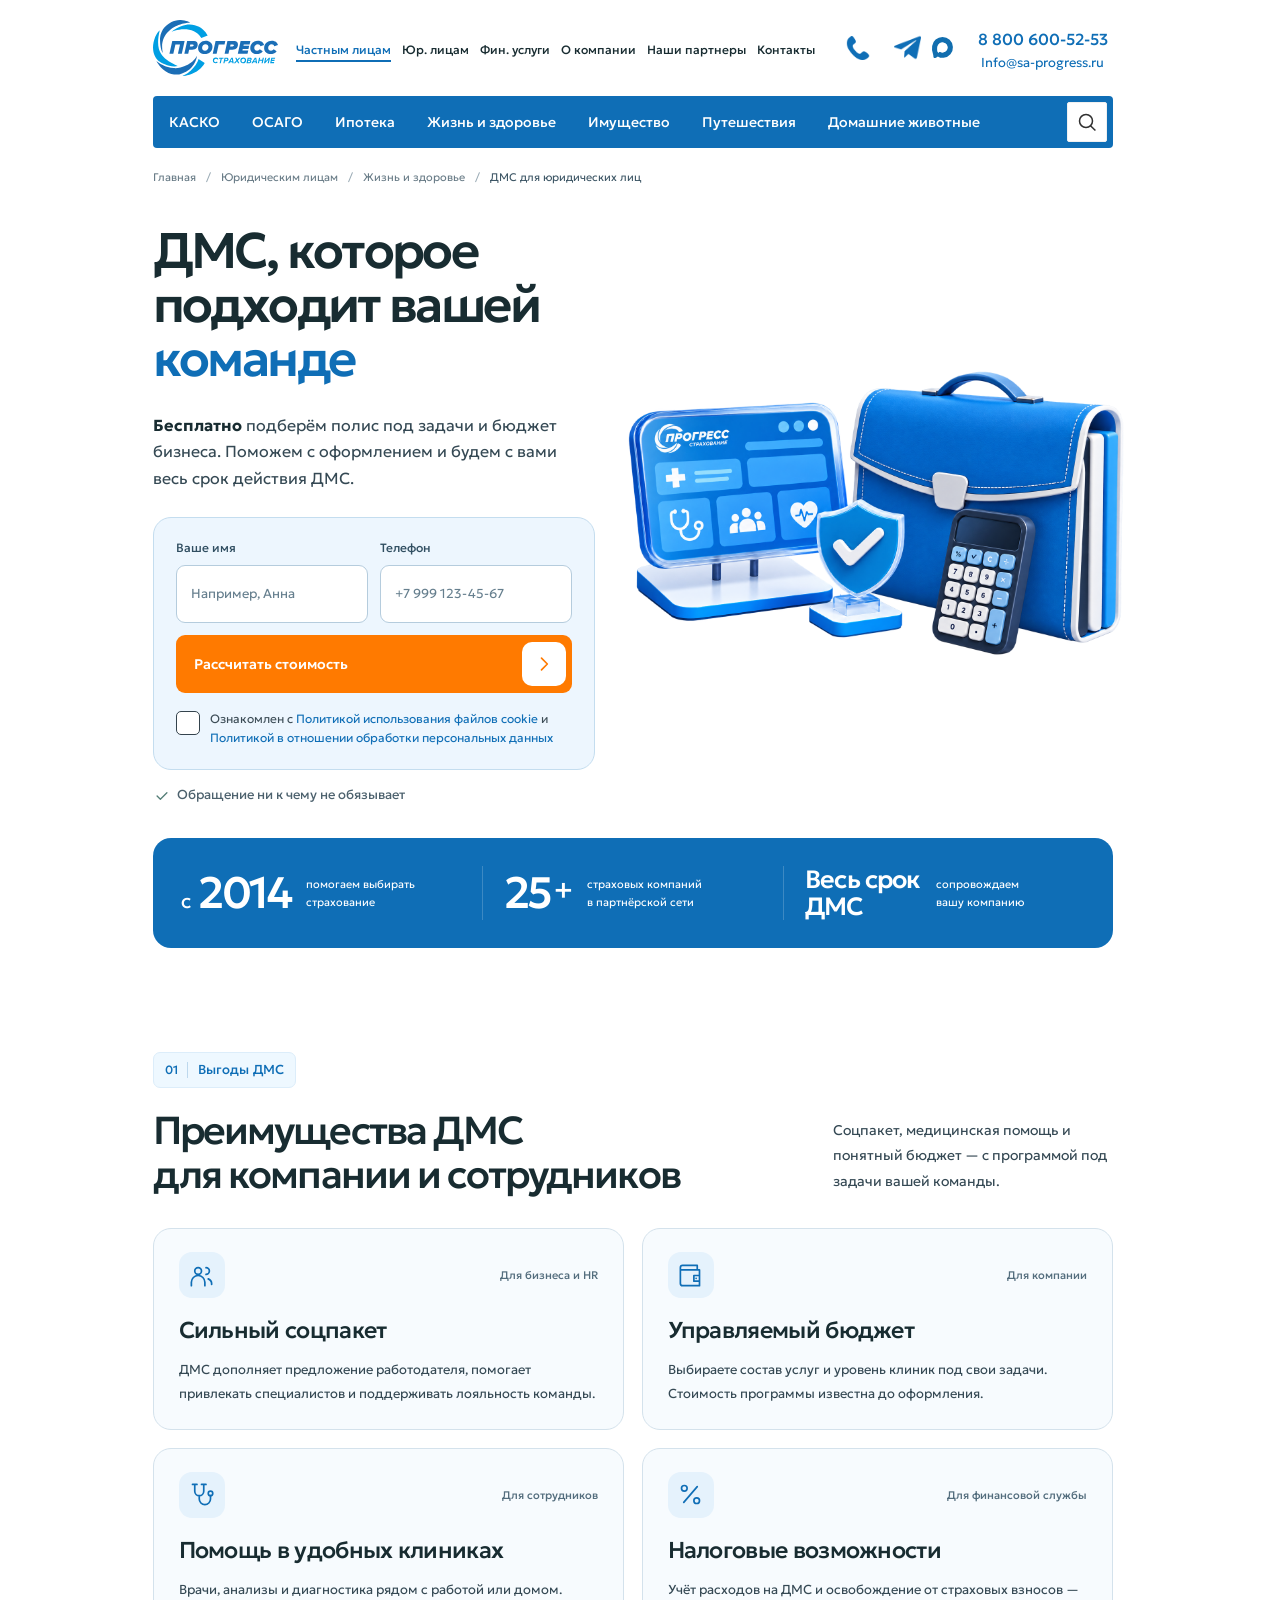
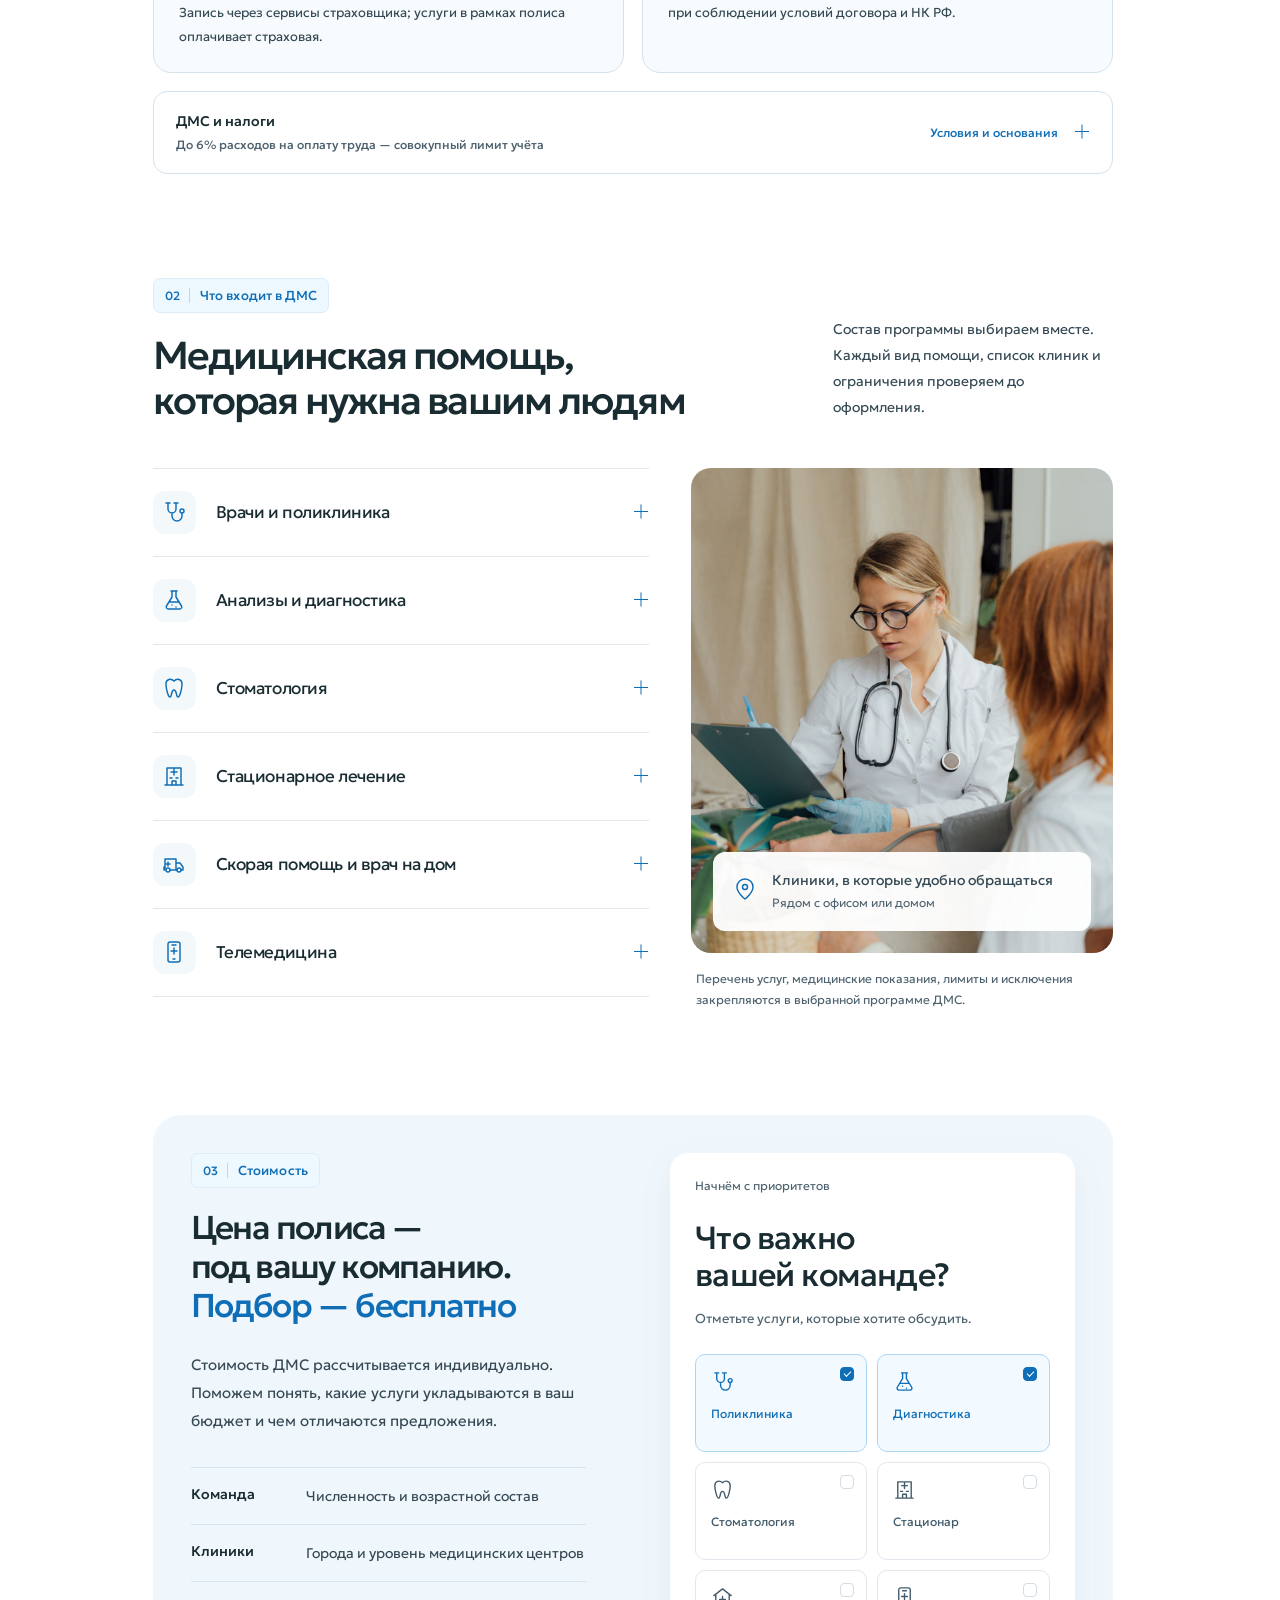
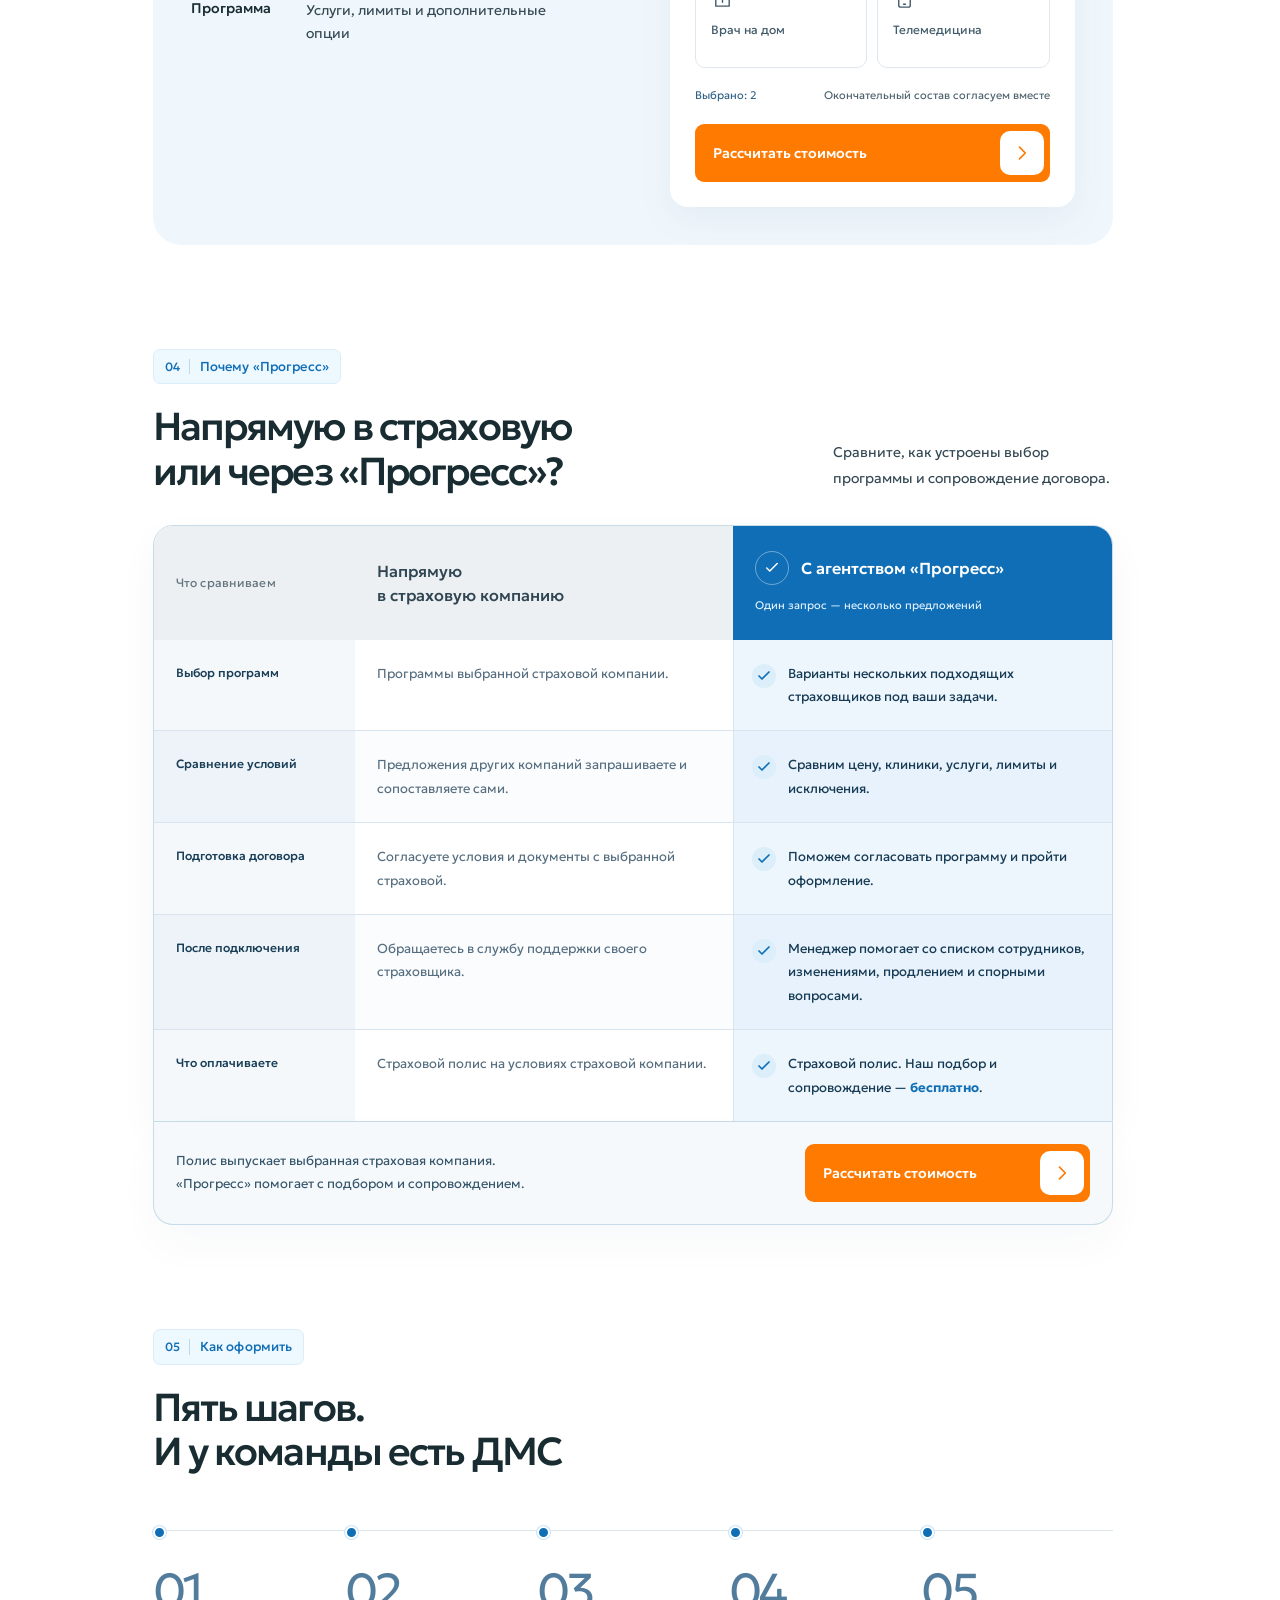
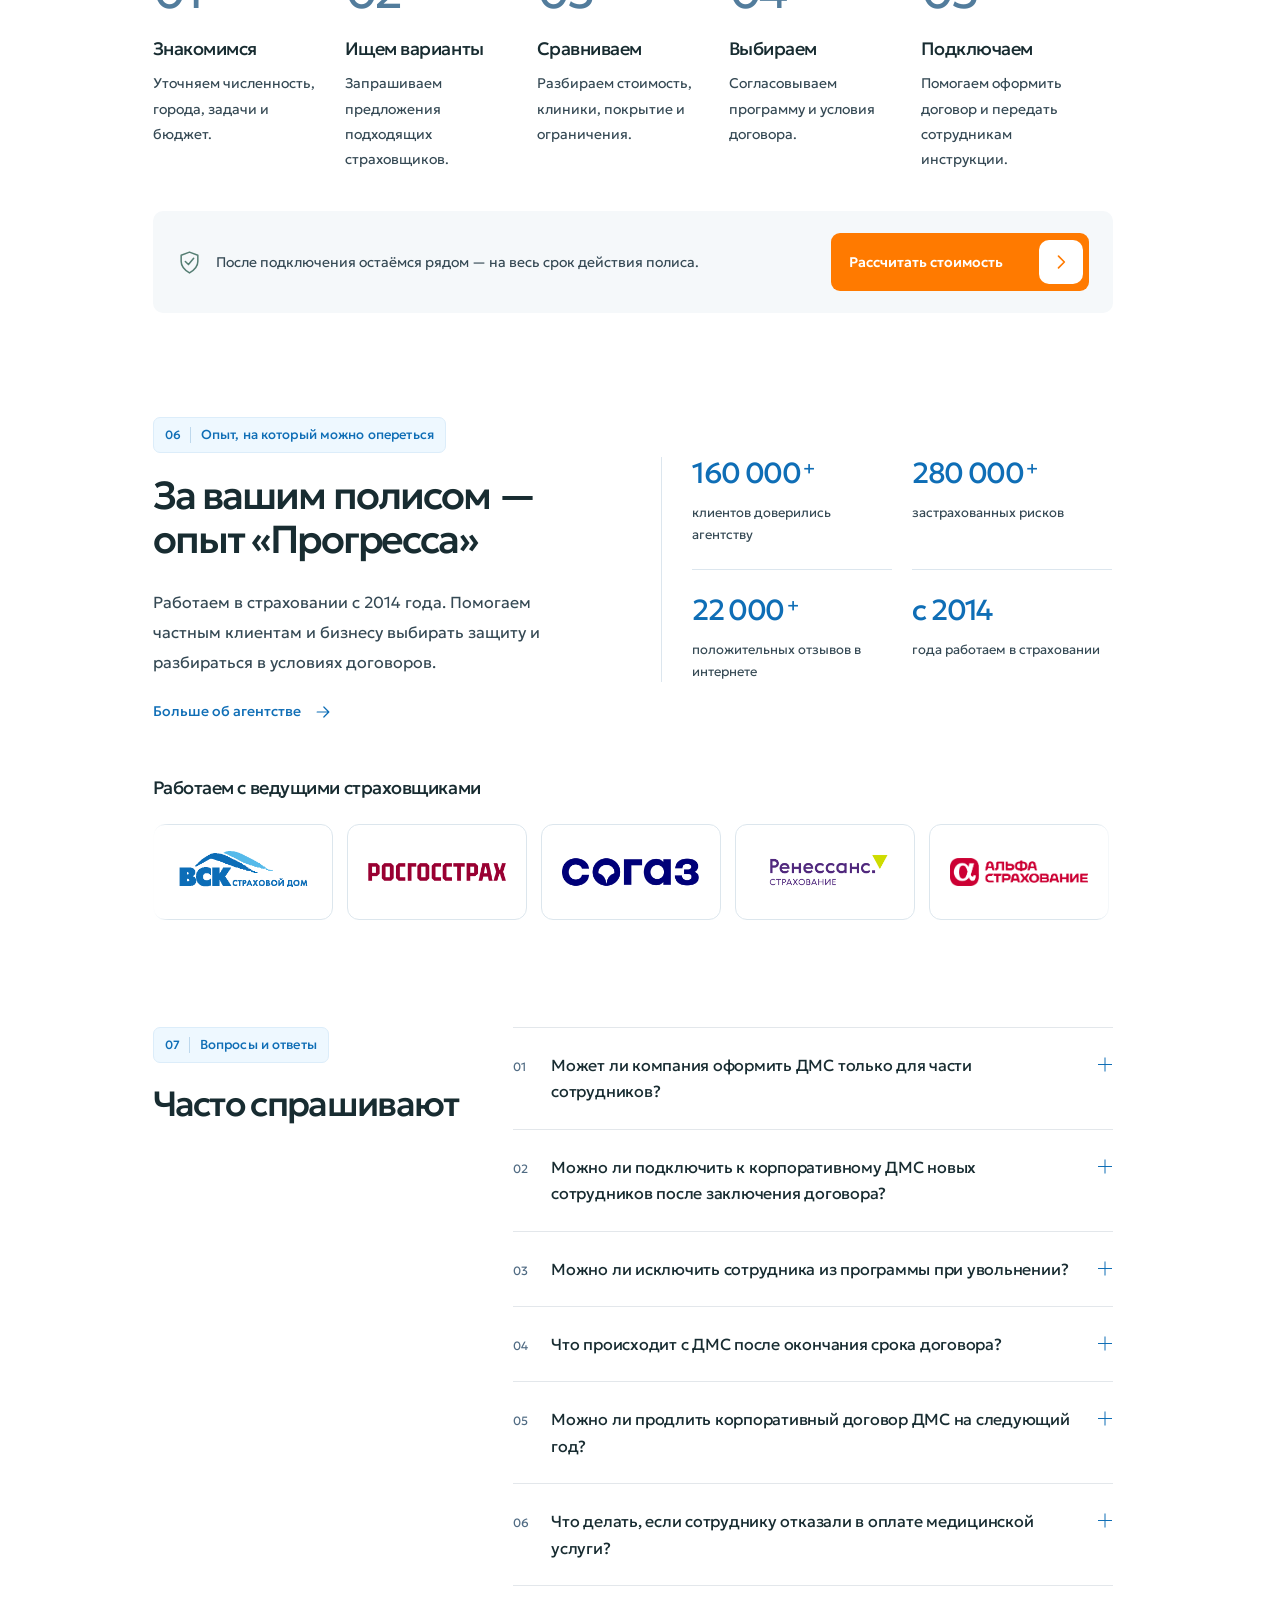
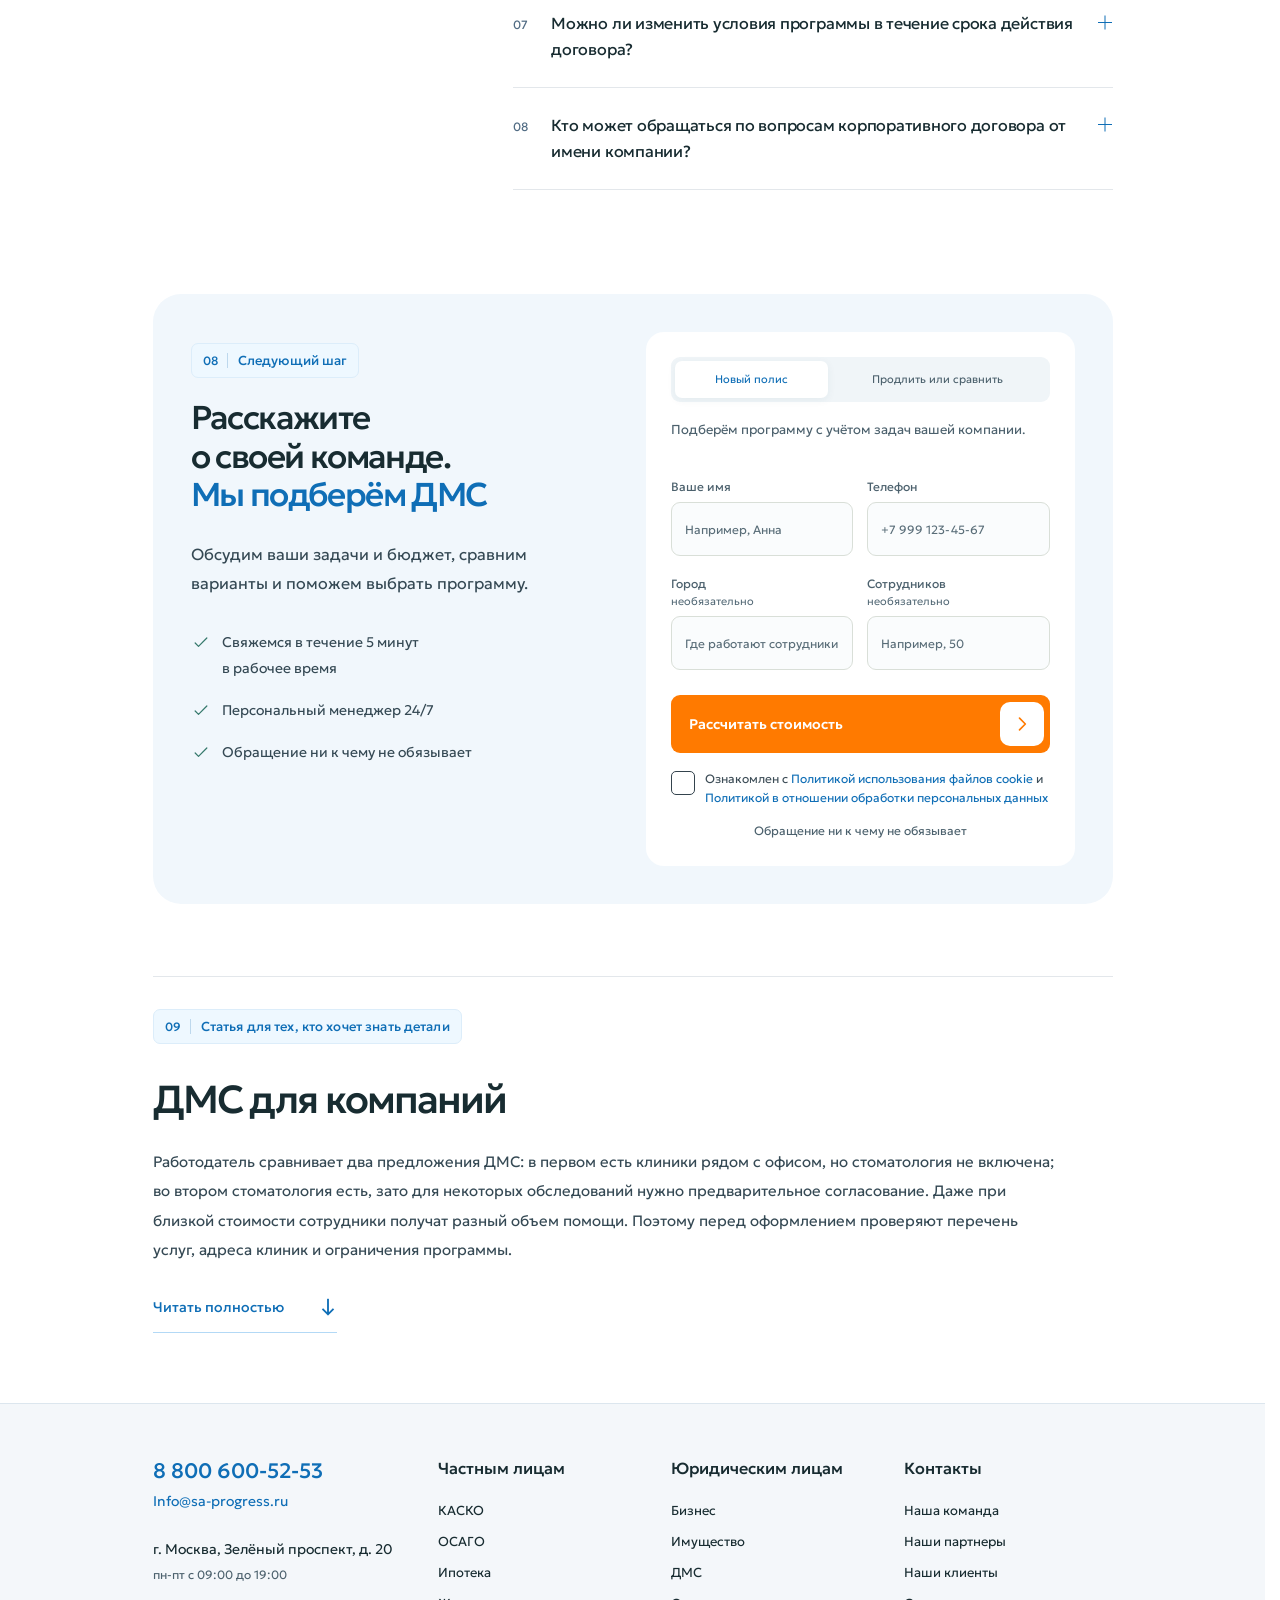
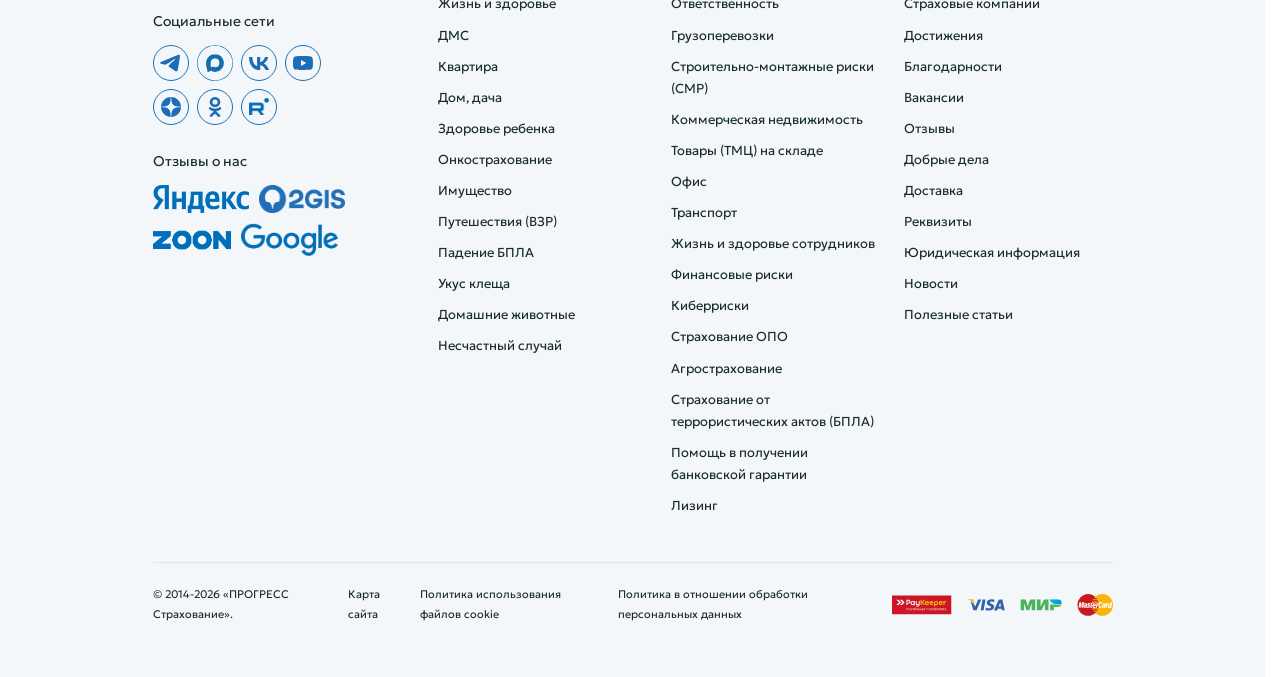
<file: index.html>
<!doctype html>
<html lang="ru">
<head>
  <meta charset="utf-8">
  <meta name="viewport" content="width=device-width,initial-scale=1">
  <meta name="robots" content="noindex,nofollow">
  <meta name="theme-color" content="#ffffff">
  <meta name="description" content="Бесплатный подбор ДМС для сотрудников под задачи и бюджет вашей компании. Прогресс Страхование — на вашей стороне весь срок полиса.">
  <title>ДМС для вашей команды — Прогресс Страхование</title>
  <link rel="icon" href="./assets/favicon.svg" type="image/svg+xml">
  <link rel="preload" href="./assets/fonts/Geologica-Variable.ttf" as="font" type="font/ttf" crossorigin>
  <link rel="stylesheet" href="./styles.css?v=850263bdbdf3">
  <link rel="stylesheet" href="./assets/vendor/lenis/lenis.css?v=850263bdbdf3">
  <script src="./assets/vendor/lenis/lenis.min.js?v=850263bdbdf3" defer></script>
  <script src="./scroll.js?v=850263bdbdf3" defer></script>
  <script src="./app.js?v=850263bdbdf3" defer></script>
  <script src="./assets/vendor/hystmodal/hystmodal.js?v=850263bdbdf3" defer></script>
  <script src="./site-chrome.js?v=850263bdbdf3" defer></script>
  <script type="application/ld+json">
{
  "@context": "https://schema.org",
  "@type": "BreadcrumbList",
  "itemListElement": [
    {
      "@type": "ListItem",
      "position": 1,
      "name": "Главная",
      "item": "https://sa-progress.ru/"
    },
    {
      "@type": "ListItem",
      "position": 2,
      "name": "Юридическим лицам",
      "item": "https://sa-progress.ru/yuridicheskim-liczam/"
    },
    {
      "@type": "ListItem",
      "position": 3,
      "name": "Жизнь и здоровье",
      "item": "https://sa-progress.ru/yuridicheskim-liczam/mediczina/"
    },
    {
      "@type": "ListItem",
      "position": 4,
      "name": "ДМС для юридических лиц"
    }
  ]
}
  </script>
</head>
<body>
  <div class="source-chrome source-chrome-header"><header class="header">
    <div class="content-wrapper">
        <div class="header__wrapper">
        <a class="header__logo" href="https://sa-progress.ru/">
            <img class="logo-img" src="./assets/original-site/img/logo.svg" alt="Прогресс стархование логотип">
        </a>
        <nav class="menu-top">
            <ul class="menu-top__list">
    <li class="menu-top__item js-menu-top-item first" data-is-active="yes">
        <a href="https://sa-progress.ru/chastnyim-liczam/" class="js-top-menu-section-item" data-type="private">Частным лицам</a>
            </li>

    <li class="menu-top__item js-menu-top-item" data-is-active="no">
        <a href="https://sa-progress.ru/yuridicheskim-liczam/" class="js-top-menu-section-item" data-type="corporate">Юр. лицам</a>
            </li>

    <li class="menu-top__item js-menu-top-item">
        <a href="https://sa-progress.ru/finansovyie-uslugi/">Фин. услуги</a>
            </li>

    <li class="menu-top__item js-menu-top-item">
        <a href="https://sa-progress.ru/o-kompanii/">О компании</a>
            </li>

    <li class="menu-top__item js-menu-top-item">
        <a href="https://sa-progress.ru/partnery">Наши партнеры</a>
            </li>

    <li class="menu-top__item js-menu-top-item last">
        <a href="https://sa-progress.ru/kontaktyi">Контакты</a>
            </li>
</ul>        </nav>
        <div class="callback-btn__wrapper">
            <button class="callback-btn-desktop cta-button" data-hystmodal="#feedback-form-short"><span>Заказать звонок</span><span class="cta-endcap" aria-hidden="true"><svg viewBox="0 0 24 24"><path d="m9 5 7 7-7 7"/></svg></span></button>
            <a class="callback-btn-mobile" href="tel:88006005253">
                <img class="callback-btn-mobile__img" src="./assets/original-site/img/icons/callback.png" alt="callback">
            </a>
        </div>
        <div class="header__social">
            <a href="https://t.me/Progress_strahovanie" class="header__social-item" target="_blank" rel="nofollow noopener noreferrer">
                <img src="./assets/original-site/img/icons/telegram.png">
            </a>
            <a href="https://max.ru/u/f9LHodD0cOL1nK710Nd3do71_UiDQPEofr9h8V5QH5dgAX2QZrWWFHqI5sg" class="header__social-item" target="_blank" rel="nofollow noopener noreferrer">
                <img src="./assets/original-site/img/icons/max-simple.svg">
            </a>
        </div>
        <div class="header__contacts">
            <a class="header-phone" href="tel:88006005253">8 800 600-52-53</a>
            <a class="header-mail" href="mailto:info@sa-progress.ru">Info@sa-progress.ru</a>
        </div>
        <div class="mobile-search" data-hystmodal="#mobile-search">
            <div class="mobile-search__icon">
                <svg><use xlink:href="./assets/original-site/sprite.svg#icon-search"></use></svg>
            </div>
        </div>
        <div class="mobile-menu__btn js-open-mobile-menu">
            <span></span>
            <span></span>
            <span></span>
         </div>
        
        <div class="desktop-menu">
            <div class="desktop-menu-wrapper">
                <a href="https://sa-progress.ru/" class="desktop-menu__logo">
                    <img src="./assets/original-site/img/logo-mini.svg" alt="logo">
                </a>
                <nav class="nav-desktop">
                    

<ul class="nav-desktop__list main-menu">
        
<li class="nav-desktop__item main-menu__item first level1">
    <a href="https://sa-progress.ru/chastnyim-liczam/kasko/">КАСКО</a>
        <ul class="main-submenu">
    <div class="main-submenu__wrapper">
        <li class="main-submenu__item first level1">
    <a class="main-submenu__link" href="https://sa-progress.ru/chastnyim-liczam/kasko/mini-kasko">Мини-КАСКО</a>
    </li>


<li class="main-submenu__item level1">
    <a class="main-submenu__link" href="https://sa-progress.ru/chastnyim-liczam/kasko/strahovka-kasko-s-franshizoy">КАСКО с франшизой</a>
    </li>


<li class="main-submenu__item last level1">
    <a class="main-submenu__link" href="https://sa-progress.ru/chastnyim-liczam/kasko/kasko-ot-ugona-i-polnoj-gibeli">КАСКО от угона и полной гибели</a>
    </li>


    </div>
</ul></li>    
<li class="nav-desktop__item main-menu__item level1">
    <a href="https://sa-progress.ru/chastnyim-liczam/osago/">ОСАГО</a>
        <ul class="main-submenu">
    <div class="main-submenu__wrapper">
        <li class="main-submenu__item first level1">
    <a class="main-submenu__link" href="https://sa-progress.ru/chastnyim-liczam/osago/sinyaya-karta">Синяя карта</a>
    </li>


<li class="main-submenu__item level1">
    <a class="main-submenu__link" href="https://sa-progress.ru/chastnyim-liczam/osago/otkryitaya-straxovka-na-mashinu">ОСАГО без ограничений</a>
    </li>


<li class="main-submenu__item last level1">
    <a class="main-submenu__link" href="https://sa-progress.ru/chastnyim-liczam/osago/dsago">ДСАГО (ДГО)</a>
    </li>


    </div>
</ul></li>    
<li class="nav-desktop__item main-menu__item level1">
    <a href="https://sa-progress.ru/chastnyim-liczam/ipoteka/">Ипотека</a>
        <ul class="main-submenu">
    <div class="main-submenu__wrapper">
        <li class="main-submenu__item first level1">
    <a class="main-submenu__link" href="https://sa-progress.ru/chastnyim-liczam/ipoteka/kompleksnoe-ipotechnoe-straxovanie-v-moskve-czena-kalkulyator-oformlen">Комплексное ипотечное страхование</a>
    </li>


<li class="main-submenu__item level1">
    <a class="main-submenu__link" href="https://sa-progress.ru/chastnyim-liczam/ipoteka/straxovanie-zhizni-dlya-ipoteki">Страхование жизни для ипотеки</a>
    </li>


<li class="main-submenu__item last level1">
    <a class="main-submenu__link" href="https://sa-progress.ru/chastnyim-liczam/ipoteka/titulnoe-straxovanie">Титульное страхование</a>
    </li>


    </div>
</ul></li>    
<li class="nav-desktop__item main-menu__item level1">
    <a href="https://sa-progress.ru/chastnyim-liczam/zhizn-i-zdorove/">Жизнь и здоровье</a>
        <ul class="main-submenu">
    <div class="main-submenu__wrapper">
        <li class="main-submenu__item first level1">
    <a class="main-submenu__link" href="https://sa-progress.ru/chastnyim-liczam/zhizn-i-zdorove/dms">Полис ДМС для физических лиц</a>
    </li>


<li class="main-submenu__item level1">
    <a class="main-submenu__link" href="https://sa-progress.ru/chastnyim-liczam/zhizn-i-zdorove/ns-neschastnyij-sluchaj">Страхование от несчастных случаев и болезней</a>
    </li>


<li class="main-submenu__item level1">
    <a class="main-submenu__link" href="https://sa-progress.ru/chastnyim-liczam/zhizn-i-zdorove/sportivnaya-straxovka">Спортивная страховка</a>
    </li>


<li class="main-submenu__item level1">
    <a class="main-submenu__link" href="https://sa-progress.ru/chastnyim-liczam/zhizn-i-zdorove/onkologicheskie-zabolevaniya">Онкологические заболевания</a>
    </li>


<li class="main-submenu__item level1">
    <a class="main-submenu__link" href="https://sa-progress.ru/chastnyim-liczam/zhizn-i-zdorove/polis-dms-dlya-rebenka">Полис ДМС для ребенка</a>
    </li>


<li class="main-submenu__item level1">
    <a class="main-submenu__link" href="https://sa-progress.ru/chastnyim-liczam/zhizn-i-zdorove/dms-so-stomatologiey-dlya-fizicheskih-lic">ДМС со стоматологией для физических лиц</a>
    </li>


<li class="main-submenu__item level1">
    <a class="main-submenu__link" href="https://sa-progress.ru/chastnyim-liczam/zhizn-i-zdorove/straxovanie-detej">Страхование детей</a>
    </li>


<li class="main-submenu__item last level1">
    <a class="main-submenu__link" href="https://sa-progress.ru/chastnyim-liczam/zhizn-i-zdorove/ukus-kleshha">Страховка от укуса клеща «Антиклещ»</a>
    </li>


    </div>
</ul></li>    
<li class="nav-desktop__item main-menu__item level1">
    <a href="https://sa-progress.ru/chastnyim-liczam/imushhestvo/">Имущество</a>
        <ul class="main-submenu">
    <div class="main-submenu__wrapper">
        <li class="main-submenu__item first level1">
    <a class="main-submenu__link" href="https://sa-progress.ru/chastnyim-liczam/imushhestvo/kvartira-apartamentyi">Страхование квартиры</a>
    </li>


<li class="main-submenu__item level1">
    <a class="main-submenu__link" href="https://sa-progress.ru/chastnyim-liczam/imushhestvo/dom-dacha">Страхование дома и дачи</a>
    </li>


<li class="main-submenu__item level1">
    <a class="main-submenu__link" href="https://sa-progress.ru/chastnyim-liczam/imushhestvo/otvetstvennost-pered-sosedyami">Страхование ответственности перед соседями</a>
    </li>


<li class="main-submenu__item level1">
    <a class="main-submenu__link" href="https://sa-progress.ru/chastnyim-liczam/imushhestvo/straxovanie-ot-padeniya-bpla">Страхование от падения БПЛА</a>
    </li>


<li class="main-submenu__item last level1">
    <a class="main-submenu__link" href="https://sa-progress.ru/chastnyim-liczam/imushhestvo/straxovanie-bani">Страхование бани</a>
    </li>


    </div>
</ul></li>    
<li class="nav-desktop__item main-menu__item level1">
    <a href="https://sa-progress.ru/chastnyim-liczam/puteshestviya/">Путешествия</a>
        <ul class="main-submenu">
    <div class="main-submenu__wrapper">
        <li class="main-submenu__item first level1">
    <a class="main-submenu__link" href="https://sa-progress.ru/chastnyim-liczam/puteshestviya/straxovka-vzr-dlya-vizyi">Страховка выезжающих за рубеж (ВЗР)</a>
    </li>


<li class="main-submenu__item level1">
    <a class="main-submenu__link" href="https://sa-progress.ru/chastnyim-liczam/puteshestviya/straxovanie-puteshestvuyushhix-po-rossii">Страховка для путешествий по России</a>
    </li>


<li class="main-submenu__item level1">
    <a class="main-submenu__link" href="https://sa-progress.ru/chastnyim-liczam/puteshestviya/straxovanie-tura-ot-nevyileta">Страховка от невылета за границу</a>
    </li>


<li class="main-submenu__item level1">
    <a class="main-submenu__link" href="https://sa-progress.ru/chastnyim-liczam/puteshestviya/straxovanie-bagazha-ot-poteri-v-puteshestvii">Страхование багажа от потери в путешествии</a>
    </li>


<li class="main-submenu__item last level1">
    <a class="main-submenu__link" href="https://sa-progress.ru/chastnyim-liczam/puteshestviya/straxovanie-bagazha-pri-perelete">Страхование багажа при перелете</a>
    </li>


    </div>
</ul></li>    
<li class="nav-desktop__item main-menu__item last level1">
    <a href="https://sa-progress.ru/chastnyim-liczam/straxovanie-pitomczev">Домашние животные</a>
        </li>        </ul>                </nav>
                
                <div class="desktop-menu__contacts">
                    <a href="https://t.me/Progress_strahovanie" class="header-icon">
                        <img src="./assets/original-site/img/icons/telegram-white.svg" alt="">
                    </a>
                    <a href="https://max.ru/u/f9LHodD0cOL1nK710Nd3do71_UiDQPEofr9h8V5QH5dgAX2QZrWWFHqI5sg" class="header-icon">
                        <img src="./assets/original-site/img/icons/max-white-simple.svg" alt="">
                    </a>
                    <div class="contacts-wrapper">
                        <a href="tel:88006005253" class="phone">8 800 600-52-53</a>
                        <a href="mailto:info@sa-progress.ru" class="email">info@sa-progress.ru</a>
                    </div>
                </div>
                
                <div class="desktop-menu__search">
                    <div class="search-btn js-toggle-desktop-search-btn">
                        <svg>
                            <use xlink:href="./assets/original-site/sprite.svg#icon-search"></use>
                        </svg>
                    </div>
                    <form id="main-menu-search-form" class="desktop-search__form js-search-form js-hidden" action="https://sa-progress.ru/search" method="get">
    <input id="searchField" type="text" name="query" placeholder="Поиск...">
    <input type="hidden" name="id" value="search">
    
    <div class="desktop-search__btn-close js-toggle-desktop-search-btn js-clear-search-form">
        <svg>
            <use xlink:href="./assets/original-site/sprite.svg#mobile-close"></use>
        </svg>
    </div>
    <button type="submit" class="desktop-search__btn-search ">
        <svg>
            <use xlink:href="./assets/original-site/sprite.svg#icon-search"></use>
        </svg>
    </button>
    
</form>                </div>
            </div>
        </div>

    </div>
    </div>
    

<div class="c-mobile-menu js-mobile-menu js-hidden fixed">
    <div class="mobile-menu-wrapper">
        <div class="section-switch">
            <div class="section-name js-mobile-section-switch active" data-type="private">Частным лицам</div>
            <div class="section-name js-mobile-section-switch " data-type="corporate">Юр. лицам</div>
            <div class="section-name js-mobile-section-switch " data-type="finance">Фин. услуги</div>
        </div>
        <nav class="c-nav-mobile border js-mobile-section " data-type="private">
            <ul class="menu-top__list"><li class="menu-mobile__item first level1 js-mobile-menu-parent" data-link="https://sa-progress.ru/chastnyim-liczam/kasko/" data-title="КАСКО">
    <div>КАСКО</div>
    <div class="mobile-menu__nav-arrow">
        <svg><use xlink:href="./assets/original-site/sprite.svg#mobile-arrow"></use></svg>
    </div>
    <ul class="mobile-menu__inner js-mobile-menu-inner fixed">
    <div class="js-mobile-menu-close-subsection mobile-menu__close-subsection">
        <svg><use xlink:href="./assets/original-site/sprite.svg#mobile-arrow-prev"></use></svg>
        Назад
    </div>
    <a href="" class="mobule-menu__submenu-title js-mobile-menu-submenu-title"></a>
    <li class="menu-mobile__item first level2"><a href="https://sa-progress.ru/chastnyim-liczam/kasko/mini-kasko">Мини-КАСКО</a></li><li class="menu-mobile__item level2"><a href="https://sa-progress.ru/chastnyim-liczam/kasko/strahovka-kasko-s-franshizoy">КАСКО с франшизой</a></li><li class="menu-mobile__item last level2"><a href="https://sa-progress.ru/chastnyim-liczam/kasko/kasko-ot-ugona-i-polnoj-gibeli">КАСКО от угона и полной гибели</a></li></ul></li><li class="menu-mobile__item level1 js-mobile-menu-parent" data-link="https://sa-progress.ru/chastnyim-liczam/osago/" data-title="ОСАГО">
    <div>ОСАГО</div>
    <div class="mobile-menu__nav-arrow">
        <svg><use xlink:href="./assets/original-site/sprite.svg#mobile-arrow"></use></svg>
    </div>
    <ul class="mobile-menu__inner js-mobile-menu-inner fixed">
    <div class="js-mobile-menu-close-subsection mobile-menu__close-subsection">
        <svg><use xlink:href="./assets/original-site/sprite.svg#mobile-arrow-prev"></use></svg>
        Назад
    </div>
    <a href="" class="mobule-menu__submenu-title js-mobile-menu-submenu-title"></a>
    <li class="menu-mobile__item first level2"><a href="https://sa-progress.ru/chastnyim-liczam/osago/sinyaya-karta">Синяя карта</a></li><li class="menu-mobile__item level2"><a href="https://sa-progress.ru/chastnyim-liczam/osago/otkryitaya-straxovka-na-mashinu">ОСАГО без ограничений</a></li><li class="menu-mobile__item last level2"><a href="https://sa-progress.ru/chastnyim-liczam/osago/dsago">ДСАГО (ДГО)</a></li></ul></li><li class="menu-mobile__item level1 js-mobile-menu-parent" data-link="https://sa-progress.ru/chastnyim-liczam/ipoteka/" data-title="Ипотека">
    <div>Ипотека</div>
    <div class="mobile-menu__nav-arrow">
        <svg><use xlink:href="./assets/original-site/sprite.svg#mobile-arrow"></use></svg>
    </div>
    <ul class="mobile-menu__inner js-mobile-menu-inner fixed">
    <div class="js-mobile-menu-close-subsection mobile-menu__close-subsection">
        <svg><use xlink:href="./assets/original-site/sprite.svg#mobile-arrow-prev"></use></svg>
        Назад
    </div>
    <a href="" class="mobule-menu__submenu-title js-mobile-menu-submenu-title"></a>
    <li class="menu-mobile__item first level2"><a href="https://sa-progress.ru/chastnyim-liczam/ipoteka/kompleksnoe-ipotechnoe-straxovanie-v-moskve-czena-kalkulyator-oformlen">Комплексное ипотечное страхование</a></li><li class="menu-mobile__item level2"><a href="https://sa-progress.ru/chastnyim-liczam/ipoteka/straxovanie-zhizni-dlya-ipoteki">Страхование жизни для ипотеки</a></li><li class="menu-mobile__item last level2"><a href="https://sa-progress.ru/chastnyim-liczam/ipoteka/titulnoe-straxovanie">Титульное страхование</a></li></ul></li><li class="menu-mobile__item level1 js-mobile-menu-parent" data-link="https://sa-progress.ru/chastnyim-liczam/zhizn-i-zdorove/" data-title="Жизнь и здоровье">
    <div>Жизнь и здоровье</div>
    <div class="mobile-menu__nav-arrow">
        <svg><use xlink:href="./assets/original-site/sprite.svg#mobile-arrow"></use></svg>
    </div>
    <ul class="mobile-menu__inner js-mobile-menu-inner fixed">
    <div class="js-mobile-menu-close-subsection mobile-menu__close-subsection">
        <svg><use xlink:href="./assets/original-site/sprite.svg#mobile-arrow-prev"></use></svg>
        Назад
    </div>
    <a href="" class="mobule-menu__submenu-title js-mobile-menu-submenu-title"></a>
    <li class="menu-mobile__item first level2"><a href="https://sa-progress.ru/chastnyim-liczam/zhizn-i-zdorove/dms">Полис ДМС для физических лиц</a></li><li class="menu-mobile__item level2"><a href="https://sa-progress.ru/chastnyim-liczam/zhizn-i-zdorove/ns-neschastnyij-sluchaj">Страхование от несчастных случаев и болезней</a></li><li class="menu-mobile__item level2"><a href="https://sa-progress.ru/chastnyim-liczam/zhizn-i-zdorove/sportivnaya-straxovka">Спортивная страховка</a></li><li class="menu-mobile__item level2"><a href="https://sa-progress.ru/chastnyim-liczam/zhizn-i-zdorove/onkologicheskie-zabolevaniya">Онкологические заболевания</a></li><li class="menu-mobile__item level2"><a href="https://sa-progress.ru/chastnyim-liczam/zhizn-i-zdorove/polis-dms-dlya-rebenka">Полис ДМС для ребенка</a></li><li class="menu-mobile__item level2"><a href="https://sa-progress.ru/chastnyim-liczam/zhizn-i-zdorove/dms-so-stomatologiey-dlya-fizicheskih-lic">ДМС со стоматологией для физических лиц</a></li><li class="menu-mobile__item level2"><a href="https://sa-progress.ru/chastnyim-liczam/zhizn-i-zdorove/straxovanie-detej">Страхование детей</a></li><li class="menu-mobile__item last level2"><a href="https://sa-progress.ru/chastnyim-liczam/zhizn-i-zdorove/ukus-kleshha">Страховка от укуса клеща «Антиклещ»</a></li></ul></li><li class="menu-mobile__item level1 js-mobile-menu-parent" data-link="https://sa-progress.ru/chastnyim-liczam/imushhestvo/" data-title="Имущество">
    <div>Имущество</div>
    <div class="mobile-menu__nav-arrow">
        <svg><use xlink:href="./assets/original-site/sprite.svg#mobile-arrow"></use></svg>
    </div>
    <ul class="mobile-menu__inner js-mobile-menu-inner fixed">
    <div class="js-mobile-menu-close-subsection mobile-menu__close-subsection">
        <svg><use xlink:href="./assets/original-site/sprite.svg#mobile-arrow-prev"></use></svg>
        Назад
    </div>
    <a href="" class="mobule-menu__submenu-title js-mobile-menu-submenu-title"></a>
    <li class="menu-mobile__item first level2"><a href="https://sa-progress.ru/chastnyim-liczam/imushhestvo/kvartira-apartamentyi">Страхование квартиры</a></li><li class="menu-mobile__item level2"><a href="https://sa-progress.ru/chastnyim-liczam/imushhestvo/dom-dacha">Страхование дома и дачи</a></li><li class="menu-mobile__item level2"><a href="https://sa-progress.ru/chastnyim-liczam/imushhestvo/otvetstvennost-pered-sosedyami">Страхование ответственности перед соседями</a></li><li class="menu-mobile__item level2"><a href="https://sa-progress.ru/chastnyim-liczam/imushhestvo/straxovanie-ot-padeniya-bpla">Страхование от падения БПЛА</a></li><li class="menu-mobile__item last level2"><a href="https://sa-progress.ru/chastnyim-liczam/imushhestvo/straxovanie-bani">Страхование бани</a></li></ul></li><li class="menu-mobile__item level1 js-mobile-menu-parent" data-link="https://sa-progress.ru/chastnyim-liczam/puteshestviya/" data-title="Путешествия">
    <div>Путешествия</div>
    <div class="mobile-menu__nav-arrow">
        <svg><use xlink:href="./assets/original-site/sprite.svg#mobile-arrow"></use></svg>
    </div>
    <ul class="mobile-menu__inner js-mobile-menu-inner fixed">
    <div class="js-mobile-menu-close-subsection mobile-menu__close-subsection">
        <svg><use xlink:href="./assets/original-site/sprite.svg#mobile-arrow-prev"></use></svg>
        Назад
    </div>
    <a href="" class="mobule-menu__submenu-title js-mobile-menu-submenu-title"></a>
    <li class="menu-mobile__item first level2"><a href="https://sa-progress.ru/chastnyim-liczam/puteshestviya/straxovka-vzr-dlya-vizyi">Страховка выезжающих за рубеж (ВЗР)</a></li><li class="menu-mobile__item level2"><a href="https://sa-progress.ru/chastnyim-liczam/puteshestviya/straxovanie-puteshestvuyushhix-po-rossii">Страховка для путешествий по России</a></li><li class="menu-mobile__item level2"><a href="https://sa-progress.ru/chastnyim-liczam/puteshestviya/straxovanie-tura-ot-nevyileta">Страховка от невылета за границу</a></li><li class="menu-mobile__item level2"><a href="https://sa-progress.ru/chastnyim-liczam/puteshestviya/straxovanie-bagazha-ot-poteri-v-puteshestvii">Страхование багажа от потери в путешествии</a></li><li class="menu-mobile__item last level2"><a href="https://sa-progress.ru/chastnyim-liczam/puteshestviya/straxovanie-bagazha-pri-perelete">Страхование багажа при перелете</a></li></ul></li><li class="menu-mobile__item last level1"><a href="https://sa-progress.ru/chastnyim-liczam/straxovanie-pitomczev">Домашние животные</a></li></ul> 
        </nav>
        <nav class="c-nav-mobile border js-mobile-section js-hidden" data-type="corporate">
            <ul class="menu-top__list"><li class="menu-mobile__item first level1 js-mobile-menu-parent" data-link="https://sa-progress.ru/yuridicheskim-liczam/imushhestvo/" data-title="Имущество">
    <div>Имущество</div>
    <div class="mobile-menu__nav-arrow">
        <svg><use xlink:href="./assets/original-site/sprite.svg#mobile-arrow"></use></svg>
    </div>
    <ul class="mobile-menu__inner js-mobile-menu-inner fixed">
    <div class="js-mobile-menu-close-subsection mobile-menu__close-subsection">
        <svg><use xlink:href="./assets/original-site/sprite.svg#mobile-arrow-prev"></use></svg>
        Назад
    </div>
    <a href="" class="mobule-menu__submenu-title js-mobile-menu-submenu-title"></a>
    <li class="menu-mobile__item first level2">
    <a href="https://sa-progress.ru/yuridicheskim-liczam/imushhestvo/straxovanie-kommercheskoj-nedvizhimosti">Страхование коммерческой недвижимости</a>
    </li>

<li class="menu-mobile__item level2">
    <a href="https://sa-progress.ru/yuridicheskim-liczam/imushhestvo/straxovanie-tmcz-tovara-na-sklade">Страхование (ТМЦ) товара</a>
    </li>

<li class="menu-mobile__item level2">
    <a href="https://sa-progress.ru/yuridicheskim-liczam/imushhestvo/straxovanie-skladov">Страхование складов</a>
    </li>

<li class="menu-mobile__item level2">
    <a href="https://sa-progress.ru/yuridicheskim-liczam/imushhestvo/straxovanie-oborudovaniya-i-inventarya">Страхование оборудования и инвентаря</a>
    </li>

<li class="menu-mobile__item level2">
    <a href="https://sa-progress.ru/yuridicheskim-liczam/imushhestvo/straxovanie-tcz">Страхование ТЦ</a>
    </li>

<li class="menu-mobile__item level2">
    <a href="https://sa-progress.ru/yuridicheskim-liczam/imushhestvo/straxovanie-vyistavok-i-predmetov-iskusstva">Страхование выставок и предметов искусства</a>
    </li>

<li class="menu-mobile__item level2">
    <a href="https://sa-progress.ru/yuridicheskim-liczam/imushhestvo/straxovanie-lizingovogo-imushhestva">Страхование лизингового имущества</a>
    </li>

<li class="menu-mobile__item level2">
    <a href="https://sa-progress.ru/yuridicheskim-liczam/imushhestvo/straxovanie-zalogovogo-imushhestva">Страхование залогового имущества</a>
    </li>

<li class="menu-mobile__item level2">
    <a href="https://sa-progress.ru/yuridicheskim-liczam/imushhestvo/straxovanie-lombardov-i-yuvelirnyix-magazinov">Страхование ломбардов и ювелирных магазинов</a>
    </li>

<li class="menu-mobile__item level2">
    <a href="https://sa-progress.ru/yuridicheskim-liczam/imushhestvo/inzhenernyie-seti-i-kommunikaczii">Инженерные сети и коммуникации</a>
    </li>

<li class="menu-mobile__item level2">
    <a href="https://sa-progress.ru/yuridicheskim-liczam/imushhestvo/straxovanie-bankomatov-i-terminalov-samoobsluzhivaniya">Страхование банкоматов и терминалов самообслуживания</a>
    </li>

<li class="menu-mobile__item level2">
    <a href="https://sa-progress.ru/yuridicheskim-liczam/imushhestvo/straxovanie-restoranov-barov-i-kafe">Страхование ресторанов, баров и кафе</a>
    </li>

<li class="menu-mobile__item level2">
    <a href="https://sa-progress.ru/yuridicheskim-liczam/imushhestvo/straxovanie-gostinicz-i-otelej">Страхование гостиниц и отелей</a>
    </li>

<li class="menu-mobile__item level2">
    <a href="https://sa-progress.ru/yuridicheskim-liczam/imushhestvo/strahovanie-ot-padeniya-bpla-yur-lic">Страхование от падения БПЛА</a>
    </li>

<li class="menu-mobile__item level2">
    <a href="https://sa-progress.ru/yuridicheskim-liczam/imushhestvo/strahovanie-nezhilyh-pomeshcheniy-i-zdaniy">Страхование нежилых помещений и зданий</a>
    </li>

<li class="menu-mobile__item last level2">
    <a href="https://sa-progress.ru/yuridicheskim-liczam/imushhestvo/straxovanie-ofisa">Страхование офиса</a>
    </li>

</ul></li><li class="menu-mobile__item level1 js-mobile-menu-parent" data-link="https://sa-progress.ru/yuridicheskim-liczam/otvetstvennost/" data-title="Ответственность">
    <div>Ответственность</div>
    <div class="mobile-menu__nav-arrow">
        <svg><use xlink:href="./assets/original-site/sprite.svg#mobile-arrow"></use></svg>
    </div>
    <ul class="mobile-menu__inner js-mobile-menu-inner fixed">
    <div class="js-mobile-menu-close-subsection mobile-menu__close-subsection">
        <svg><use xlink:href="./assets/original-site/sprite.svg#mobile-arrow-prev"></use></svg>
        Назад
    </div>
    <a href="" class="mobule-menu__submenu-title js-mobile-menu-submenu-title"></a>
    <li class="menu-mobile__item first level2">
    <a href="https://sa-progress.ru/yuridicheskim-liczam/otvetstvennost/straxovanie-professionalnoj-otvetstvennosti">Страхование профессиональной ответственности</a>
    </li>

<li class="menu-mobile__item level2">
    <a href="https://sa-progress.ru/yuridicheskim-liczam/otvetstvennost/straxovanie-grazhdanskoj-otvetstvennosti">Страхование гражданской ответственности</a>
    </li>

<li class="menu-mobile__item level2">
    <a href="https://sa-progress.ru/yuridicheskim-liczam/otvetstvennost/straxovanie-otvetstvennosti-perevozchikov-gruzov-i-ekspeditorov">Страхование ответственности перевозчиков грузов и экспедиторов</a>
    </li>

    <li class="menu-mobile__item level2">
        <a href="https://sa-progress.ru/page-tags/straxovanie-grazhdanskoj-otvetstvennosti-arendatora">Страхование арендатора</a>
    </li>
    <li class="menu-mobile__item level2">
        <a href="https://sa-progress.ru/page-tags/otvetstvennost-podryadnyix-organizaczij">Ответственность подрядных организаций</a>
    </li>
    <li class="menu-mobile__item level2">
        <a href="https://sa-progress.ru/page-tags/straxovanie-otvetstvennosti-proizvoditelya">Страхование ответственности производителя</a>
    </li>
    <li class="menu-mobile__item level2">
        <a href="https://sa-progress.ru/page-tags/straxovanie-otvetstvennosti-vladelczev-bespilotnikov">Страхование ответственности владельцев беспилотников</a>
    </li>
    <li class="menu-mobile__item level2">
        <a href="https://sa-progress.ru/page-tags/straxovanie-otvetstvennosti-rabotodatelya">Страхование ответственности работодателя</a>
    </li>
    <li class="menu-mobile__item level2">
        <a href="https://sa-progress.ru/page-tags/straxovanie-otvetstvennosti-za-kachestvo-produkczii">Страхование ответственности за качество продукции</a>
    </li>
<li class="menu-mobile__item last level2">
    <a href="https://sa-progress.ru/yuridicheskim-liczam/otvetstvennost/ekologicheskoe-straxovanie-riskov">Страхование экологических рисков</a>
    </li>

</ul></li><li class="menu-mobile__item level1 js-mobile-menu-parent" data-link="https://sa-progress.ru/yuridicheskim-liczam/trasnsport/" data-title="Транспорт">
    <div>Транспорт</div>
    <div class="mobile-menu__nav-arrow">
        <svg><use xlink:href="./assets/original-site/sprite.svg#mobile-arrow"></use></svg>
    </div>
    <ul class="mobile-menu__inner js-mobile-menu-inner fixed">
    <div class="js-mobile-menu-close-subsection mobile-menu__close-subsection">
        <svg><use xlink:href="./assets/original-site/sprite.svg#mobile-arrow-prev"></use></svg>
        Назад
    </div>
    <a href="" class="mobule-menu__submenu-title js-mobile-menu-submenu-title"></a>
    <li class="menu-mobile__item first level2">
    <a href="https://sa-progress.ru/yuridicheskim-liczam/trasnsport/gruzoperevozki">Грузоперевозки</a>
    </li>

<li class="menu-mobile__item level2">
    <a href="https://sa-progress.ru/yuridicheskim-liczam/trasnsport/straxovanie-avtoparka">Страхование автопарка</a>
    </li>

<li class="menu-mobile__item level2">
    <a href="https://sa-progress.ru/yuridicheskim-liczam/trasnsport/kasko-dlya-yuridicheskix-licz">КАСКО</a>
    </li>

<li class="menu-mobile__item level2">
    <a href="https://sa-progress.ru/yuridicheskim-liczam/trasnsport/osago-dlya-yuridicheskix-licz">ОСАГО</a>
    </li>

<li class="menu-mobile__item level2">
    <a href="https://sa-progress.ru/yuridicheskim-liczam/trasnsport/aviatransporta">Авиатранспорт</a>
    </li>

<li class="menu-mobile__item level2">
    <a href="https://sa-progress.ru/yuridicheskim-liczam/trasnsport/straxovanie-morskix-i-rechnyix-sudov">Страхование морских и речных судов</a>
    </li>

<li class="menu-mobile__item level2">
    <a href="https://sa-progress.ru/yuridicheskim-liczam/trasnsport/straxovanie-speczialnoj-texniki/">Страхование специальной техники</a>
    </li>

<li class="menu-mobile__item last level2">
    <a href="https://sa-progress.ru/yuridicheskim-liczam/trasnsport/polis-osgop-taksi">Полис ОСГОП такси</a>
    </li>

</ul></li><li class="menu-mobile__item level1 js-mobile-menu-parent" data-link="https://sa-progress.ru/yuridicheskim-liczam/mediczina/" data-title="Жизнь и здоровье">
    <div>Жизнь и здоровье</div>
    <div class="mobile-menu__nav-arrow">
        <svg><use xlink:href="./assets/original-site/sprite.svg#mobile-arrow"></use></svg>
    </div>
    <ul class="mobile-menu__inner js-mobile-menu-inner fixed">
    <div class="js-mobile-menu-close-subsection mobile-menu__close-subsection">
        <svg><use xlink:href="./assets/original-site/sprite.svg#mobile-arrow-prev"></use></svg>
        Назад
    </div>
    <a href="" class="mobule-menu__submenu-title js-mobile-menu-submenu-title"></a>
    <li class="menu-mobile__item first level2">
    <a href="https://sa-progress.ru/yuridicheskim-liczam/mediczina/dms-dlya-yuridicheskix-licz">ДМС для юридических лиц</a>
    </li>

<li class="menu-mobile__item level2">
    <a href="https://sa-progress.ru/yuridicheskim-liczam/mediczina/straxovanie-zhizni-i-zdorovya-sotrudnikov">Страхование жизни и здоровья сотрудников</a>
    </li>

<li class="menu-mobile__item level2">
    <a href="https://sa-progress.ru/yuridicheskim-liczam/mediczina/kollektivnoe-straxovanie-ot-onkozabolevanij">Коллективное страхование от онкозаболеваний</a>
    </li>

<li class="menu-mobile__item level2">
    <a href="https://sa-progress.ru/yuridicheskim-liczam/mediczina/kollektivnoe-straxovanie-ot-neschastnyix-sluchaev">Коллективное страхование от несчастных случаев</a>
    </li>

<li class="menu-mobile__item last level2">
    <a href="https://sa-progress.ru/yuridicheskim-liczam/mediczina/straxovanie-passazhirov">Страхование пассажиров</a>
    </li>

</ul></li><li class="menu-mobile__item level1 js-mobile-menu-parent" data-link="https://sa-progress.ru/yuridicheskim-liczam/stroitelno-montazhnyie-riski/" data-title="Строительно-монтажные риски">
    <div>Строительно-монтажные риски</div>
    <div class="mobile-menu__nav-arrow">
        <svg><use xlink:href="./assets/original-site/sprite.svg#mobile-arrow"></use></svg>
    </div>
    <ul class="mobile-menu__inner js-mobile-menu-inner fixed">
    <div class="js-mobile-menu-close-subsection mobile-menu__close-subsection">
        <svg><use xlink:href="./assets/original-site/sprite.svg#mobile-arrow-prev"></use></svg>
        Назад
    </div>
    <a href="" class="mobule-menu__submenu-title js-mobile-menu-submenu-title"></a>
    <li class="menu-mobile__item first level2">
    <a href="https://sa-progress.ru/yuridicheskim-liczam/stroitelno-montazhnyie-riski/straxovanie-grazhdanskoj-otvetstvennosti-chlenov-sro-odo">Страхование гражданской ответственности членов СРО (ОДО)</a>
    </li>

<li class="menu-mobile__item last level2">
    <a href="https://sa-progress.ru/yuridicheskim-liczam/stroitelno-montazhnyie-riski/straxovanie-ppgo">Страхование ППГО</a>
    </li>

</ul></li><li class="menu-mobile__item level1 js-mobile-menu-parent" data-link="https://sa-progress.ru/yuridicheskim-liczam/finansovyie-riski/" data-title="Финансовые риски">
    <div>Финансовые риски</div>
    <div class="mobile-menu__nav-arrow">
        <svg><use xlink:href="./assets/original-site/sprite.svg#mobile-arrow"></use></svg>
    </div>
    <ul class="mobile-menu__inner js-mobile-menu-inner fixed">
    <div class="js-mobile-menu-close-subsection mobile-menu__close-subsection">
        <svg><use xlink:href="./assets/original-site/sprite.svg#mobile-arrow-prev"></use></svg>
        Назад
    </div>
    <a href="" class="mobule-menu__submenu-title js-mobile-menu-submenu-title"></a>
    <li class="menu-mobile__item first level2">
    <a href="https://sa-progress.ru/yuridicheskim-liczam/finansovyie-riski/straxovanie-debitorskoj-zadolzhennosti">Страхование дебиторской задолженности</a>
    </li>

<li class="menu-mobile__item level2">
    <a href="https://sa-progress.ru/yuridicheskim-liczam/finansovyie-riski/straxovanie-eksportnyix-kreditov-i-kontraktov">Страхование экспортных кредитов и контрактов</a>
    </li>

<li class="menu-mobile__item level2">
    <a href="https://sa-progress.ru/yuridicheskim-liczam/finansovyie-riski/straxovanie-podtverzhdennogo-akkreditiva">Страхование подтвержденного аккредитива</a>
    </li>

<li class="menu-mobile__item level2">
    <a href="https://sa-progress.ru/yuridicheskim-liczam/finansovyie-riski/straxovanie-ubyitkov-ot-pereryivov-v-proizvodstve">Страхование убытков от перерывов в производстве</a>
    </li>

<li class="menu-mobile__item level2">
    <a href="https://sa-progress.ru/yuridicheskim-liczam/finansovyie-riski/straxovanie-avansovyix-platezhej">Страхование авансовых платежей</a>
    </li>

<li class="menu-mobile__item level2">
    <a href="https://sa-progress.ru/yuridicheskim-liczam/finansovyie-riski/straxovanie-eksportnogo-faktoringa">Страхование экспортного факторинга</a>
    </li>

<li class="menu-mobile__item level2">
    <a href="https://sa-progress.ru/yuridicheskim-liczam/finansovyie-riski/straxovanie-vkladov-yuridicheskix-licz">Страхование вкладов юридических лиц</a>
    </li>

<li class="menu-mobile__item level2">
    <a href="https://sa-progress.ru/yuridicheskim-liczam/finansovyie-riski/straxovanie-bankov-i-finansovyix-institutov-bbb">Страхование банков и финансовых институтов (BBB)</a>
    </li>

<li class="menu-mobile__item level2">
    <a href="https://sa-progress.ru/yuridicheskim-liczam/finansovyie-riski/obyazatelstva-po-dogovoru">Обязательства по договору</a>
    </li>

<li class="menu-mobile__item last level2">
    <a href="https://sa-progress.ru/yuridicheskim-liczam/finansovyie-riski/straxovanie-kommercheskix-kreditov">Страхование коммерческих кредитов</a>
    </li>

</ul></li><li class="menu-mobile__item level1">
    <a href="https://sa-progress.ru/yuridicheskim-liczam/kiberriski">Киберриски</a>
    </li>

<li class="menu-mobile__item level1 js-mobile-menu-parent" data-link="https://sa-progress.ru/yuridicheskim-liczam/opasnyie-obektyi-opo/" data-title="Страхование ОПО (ОСОПО)">
    <div>Страхование ОПО (ОСОПО)</div>
    <div class="mobile-menu__nav-arrow">
        <svg><use xlink:href="./assets/original-site/sprite.svg#mobile-arrow"></use></svg>
    </div>
    <ul class="mobile-menu__inner js-mobile-menu-inner fixed">
    <div class="js-mobile-menu-close-subsection mobile-menu__close-subsection">
        <svg><use xlink:href="./assets/original-site/sprite.svg#mobile-arrow-prev"></use></svg>
        Назад
    </div>
    <a href="" class="mobule-menu__submenu-title js-mobile-menu-submenu-title"></a>
    <li class="menu-mobile__item first level2">
    <a href="https://sa-progress.ru/yuridicheskim-liczam/opasnyie-obektyi-opo/gidrotexnicheskie-sooruzheniya">Страхование гидротехнических сооружений</a>
    </li>

<li class="menu-mobile__item level2">
    <a href="https://sa-progress.ru/yuridicheskim-liczam/opasnyie-obektyi-opo/liftyi-i-podemnyie-mexanizmyi">Страхование лифтов и подъемных механизмов</a>
    </li>

<li class="menu-mobile__item last level2">
    <a href="https://sa-progress.ru/yuridicheskim-liczam/opasnyie-obektyi-opo/straxovanie-rasxodov-po-likvidaczii-posledstvij-chrezvyichajnyix-situa">Страхование расходов по ликвидации последствий чрезвычайных ситуаций</a>
    </li>

</ul></li><li class="menu-mobile__item level1">
    <a href="https://sa-progress.ru/yuridicheskim-liczam/strahovanie-ot-terroristicheskih-aktov">Страхование от террористических актов</a>
    </li>

<li class="menu-mobile__item last level1 js-mobile-menu-parent" data-link="https://sa-progress.ru/yuridicheskim-liczam/agrostraxovanie/" data-title="Агрострахование">
    <div>Агрострахование</div>
    <div class="mobile-menu__nav-arrow">
        <svg><use xlink:href="./assets/original-site/sprite.svg#mobile-arrow"></use></svg>
    </div>
    <ul class="mobile-menu__inner js-mobile-menu-inner fixed">
    <div class="js-mobile-menu-close-subsection mobile-menu__close-subsection">
        <svg><use xlink:href="./assets/original-site/sprite.svg#mobile-arrow-prev"></use></svg>
        Назад
    </div>
    <a href="" class="mobule-menu__submenu-title js-mobile-menu-submenu-title"></a>
    <li class="menu-mobile__item first level2">
    <a href="https://sa-progress.ru/yuridicheskim-liczam/agrostraxovanie/straxovanie-urozhaya-selskoxozyajstvennyix-kultur-i-mnogoletnix-nasazh">Страхование урожая сельскохозяйственных культур и многолетних насаждений</a>
    </li>

<li class="menu-mobile__item level2">
    <a href="https://sa-progress.ru/yuridicheskim-liczam/agrostraxovanie/straxovanie-selskoxozyajstvennyix-zhivotnyix">Страхование сельскохозяйственных животных</a>
    </li>

<li class="menu-mobile__item last level2">
    <a href="https://sa-progress.ru/yuridicheskim-liczam/agrostraxovanie/straxovanie-akvakultur">Страхование аквакультур</a>
    </li>

</ul></li></ul> 
        </nav>
        <nav class="c-nav-mobile border js-mobile-section js-hidden" data-type="finance">
            <ul class="menu-top__list"><li class="menu-mobile__item first level1 js-mobile-menu-parent" data-link="https://sa-progress.ru/finansovyie-uslugi/lizing-avto/" data-title="Лизинг">
    <div>Лизинг</div>
    <div class="mobile-menu__nav-arrow">
        <svg><use xlink:href="./assets/original-site/sprite.svg#mobile-arrow"></use></svg>
    </div>
    <ul class="mobile-menu__inner js-mobile-menu-inner fixed">
    <div class="js-mobile-menu-close-subsection mobile-menu__close-subsection">
        <svg><use xlink:href="./assets/original-site/sprite.svg#mobile-arrow-prev"></use></svg>
        Назад
    </div>
    <a href="" class="mobule-menu__submenu-title js-mobile-menu-submenu-title"></a>
    <li class="menu-mobile__item first level2">
    <a href="https://sa-progress.ru/finansovyie-uslugi/lizing-avto/lizing-avtobusov-i-mikroavtobusov">Лизинг автобусов и микроавтобусов</a>
    </li>

<li class="menu-mobile__item level2">
    <a href="https://sa-progress.ru/finansovyie-uslugi/lizing-avto/avtomobilniy-lizing-pod-taksi">Автомобильный лизинг под такси</a>
    </li>

<li class="menu-mobile__item level2">
    <a href="https://sa-progress.ru/finansovyie-uslugi/lizing-avto/lizing-kommercheskogo-transporta">Лизинг коммерческого транспорта</a>
    </li>

<li class="menu-mobile__item level2">
    <a href="https://sa-progress.ru/finansovyie-uslugi/lizing-avto/gruzovyie-avtomobili-v-lizing">Грузовые автомобили в лизинг</a>
    </li>

<li class="menu-mobile__item level2">
    <a href="https://sa-progress.ru/finansovyie-uslugi/lizing-avto/lizing-specztexniki">Лизинг спецтехники</a>
    </li>

<li class="menu-mobile__item last level2">
    <a href="https://sa-progress.ru/finansovyie-uslugi/lizing-avto/lizing-oborudovaniya">Лизинг оборудования</a>
    </li>

</ul></li><li class="menu-mobile__item last level1 js-mobile-menu-parent" data-link="https://sa-progress.ru/finansovyie-uslugi/pomoshch-v-poluchenii-bankovskoy-garantii/" data-title="Обеспечение банковской гарантии">
    <div>Обеспечение банковской гарантии</div>
    <div class="mobile-menu__nav-arrow">
        <svg><use xlink:href="./assets/original-site/sprite.svg#mobile-arrow"></use></svg>
    </div>
    <ul class="mobile-menu__inner js-mobile-menu-inner fixed">
    <div class="js-mobile-menu-close-subsection mobile-menu__close-subsection">
        <svg><use xlink:href="./assets/original-site/sprite.svg#mobile-arrow-prev"></use></svg>
        Назад
    </div>
    <a href="" class="mobule-menu__submenu-title js-mobile-menu-submenu-title"></a>
    <li class="menu-mobile__item first level2">
    <a href="https://sa-progress.ru/finansovyie-uslugi/pomoshch-v-poluchenii-bankovskoy-garantii/kommercheskaya-bankovskaya-garantiya">Коммерческая банковская гарантия</a>
    </li>

<li class="menu-mobile__item last level2">
    <a href="https://sa-progress.ru/finansovyie-uslugi/pomoshch-v-poluchenii-bankovskoy-garantii/srochnoe-poluchenie-bankovskoj-garantii">Срочное получение банковской гарантии</a>
    </li>

</ul></li></ul> 
        </nav>
        <nav class="c-nav-mobile border">
            <ul class="menu-top__list"><li class="menu-mobile__item first level1 js-mobile-menu-parent" data-link="https://sa-progress.ru/finansovyie-uslugi/" data-title="Фин. услуги">
    <div>Фин. услуги</div>
    <div class="mobile-menu__nav-arrow">
        <svg><use xlink:href="./assets/original-site/sprite.svg#mobile-arrow"></use></svg>
    </div>
    <ul class="mobile-menu__inner js-mobile-menu-inner fixed">
    <div class="js-mobile-menu-close-subsection mobile-menu__close-subsection">
        <svg><use xlink:href="./assets/original-site/sprite.svg#mobile-arrow-prev"></use></svg>
        Назад
    </div>
    <a href="" class="mobule-menu__submenu-title js-mobile-menu-submenu-title"></a>
    <li class="menu-mobile__item first level2"><a href="https://sa-progress.ru/finansovyie-uslugi/lizing-avto/">Лизинг</a></li><li class="menu-mobile__item last level2"><a href="https://sa-progress.ru/finansovyie-uslugi/pomoshch-v-poluchenii-bankovskoy-garantii/">Обеспечение банковской гарантии</a></li></ul></li><li class="menu-mobile__item level1 js-mobile-menu-parent" data-link="https://sa-progress.ru/o-kompanii/" data-title="О компании">
    <div>О компании</div>
    <div class="mobile-menu__nav-arrow">
        <svg><use xlink:href="./assets/original-site/sprite.svg#mobile-arrow"></use></svg>
    </div>
    <ul class="mobile-menu__inner js-mobile-menu-inner fixed">
    <div class="js-mobile-menu-close-subsection mobile-menu__close-subsection">
        <svg><use xlink:href="./assets/original-site/sprite.svg#mobile-arrow-prev"></use></svg>
        Назад
    </div>
    <a href="" class="mobule-menu__submenu-title js-mobile-menu-submenu-title"></a>
    <li class="menu-mobile__item first level2"><a href="https://sa-progress.ru/o-kompanii/nasha-komanda">Наша команда</a></li><li class="menu-mobile__item level2"><a href="https://sa-progress.ru/o-kompanii/nashi-partneryi/">Страховые компании</a></li><li class="menu-mobile__item level2"><a href="https://sa-progress.ru/o-kompanii/nashi-klientyi">Наши клиенты</a></li><li class="menu-mobile__item level2"><a href="https://sa-progress.ru/o-kompanii/dostizheniya">Достижения</a></li><li class="menu-mobile__item level2"><a href="https://sa-progress.ru/o-kompanii/blagodarnosti">Благодарности</a></li><li class="menu-mobile__item level2"><a href="https://sa-progress.ru/o-kompanii/vakansii">Вакансии</a></li><li class="menu-mobile__item level2"><a href="https://sa-progress.ru/o-kompanii/progress-straxovanie-otzyivyi">Отзывы</a></li><li class="menu-mobile__item level2"><a href="https://sa-progress.ru/o-kompanii/dobryie-dela/">Добрые Дела</a></li><li class="menu-mobile__item level2"><a href="https://sa-progress.ru/o-kompanii/dostavka">Доставка</a></li><li class="menu-mobile__item level2"><a href="https://sa-progress.ru/o-kompanii/rekvizityi">Реквизиты</a></li><li class="menu-mobile__item level2"><a href="https://sa-progress.ru/o-kompanii/yuridicheskaya-informacziya">Юридическая информация</a></li><li class="menu-mobile__item level2"><a href="https://sa-progress.ru/o-kompanii/news/">Новости</a></li><li class="menu-mobile__item last level2"><a href="https://sa-progress.ru/o-kompanii/articles/">Полезные статьи</a></li></ul></li><li class="menu-mobile__item last level1"><a href="https://sa-progress.ru/partnery">Наши партнеры</a></li></ul>            <ul class="menu-top__list">
                <li class="menu-mobile__item last level1"><a href="https://sa-progress.ru/o-kompanii/vakansii">Вакансии</a></li>
                <li class="menu-mobile__item last level1"><a href="https://sa-progress.ru/o-kompanii/dobryie-dela/">Добрые дела</a></li>
                <li class="menu-mobile__item last level1"><a href="https://sa-progress.ru/kontaktyi">Контакты</a></li>
            </ul>
        </nav>
        <div class="sitemap-link border">
            <a href="https://sa-progress.ru/karta-saita">Карта сайта</a>
        </div>
        <div class="mobile-contacts">
            <div class="mobile-contacts__links">
              <a href="tel:8 800 600-52-53" class="mobile-contacts__phone">8 800 600-52-53</a>
              <a href="mailto:Info@sa-progress.ru" class="mobile-contacts__mail">Info@sa-progress.ru</a>
            </div>
            <div class="mobile-contacts__adress">
              г. Москва, Зелёный проспект, д. 20<span>пн-пт с 09:00 до 19:00</span>
            </div>
            <div class="mobile-contacts__social">
          <span>Социальные сети</span>
            <div class="mobile-contacts__social-links">
                <a href="https://t.me/Progress_strahovanie" class="mobile-contacts__social-item" target="_blank" rel="nofollow noopener noreferrer">
                  <img class="tg-img" src="./assets/original-site/img/tg.svg" alt="Telegram">
                </a>
                <a href="https://max.ru/id7721855929_biz" class="footer-contacts__social-item full-icon" target="_blank" rel="nofollow noopener noreferrer">
                    <img src="./assets/original-site/img/icons/max.svg" alt="">
                </a>
                <a href="https://vk.com/saprogress" class="mobile-contacts__social-item" target="_blank" rel="nofollow noopener noreferrer">
                  <img src="./assets/original-site/img/vk.svg" alt="VK">
                </a>
                <a href="https://www.youtube.com/@sa_progress" class="mobile-contacts__social-item" target="_blank" rel="nofollow noopener noreferrer">
                  <img class="youtube-img" src="./assets/original-site/img/yt.svg" alt="YouTube">
                </a>
                <a href="https://dzen.ru/sa_progress" class="mobile-contacts__social-item" target="_blank" rel="nofollow noopener noreferrer">
                  <img src="./assets/original-site/img/dzen.svg" alt="Dzen">
                </a>
<!--                 <a 
    href="https://wa.me/+79686810314?text=%D0%97%D0%B4%D1%80%D0%B0%D0%B2%D1%81%D1%82%D0%B2%D1%83%D0%B9%D1%82%D0%B5%21%20%D0%A3%20%D0%BC%D0%B5%D0%BD%D1%8F%20%D0%B2%D0%BE%D0%BF%D1%80%D0%BE%D1%81%20%D0%BF%D0%BE%20%D1%81%D1%82%D1%80%D0%B0%D1%85%D0%BE%D0%B2%D0%B0%D0%BD%D0%B8%D1%8E" 
    class="mobile-contacts__social-item" 
    target="_blank" 
    rel="nofollow noopener noreferrer">
  <img src="/assets/img/icons/wa.png" alt="WhatsApp">
</a> -->
                <a href="https://ok.ru/group/70000004581305" class="mobile-contacts__social-item" target="_blank" rel="nofollow noopener noreferrer">
                  <img src="./assets/original-site/img/icons/ok.png" alt="Одноклассники">
                </a>
                <a href="https://rutube.ru/channel/35334382/" class="mobile-contacts__social-item" target="_blank" rel="nofollow noopener noreferrer">
                  <img src="./assets/original-site/img/icons/rutube.png" alt="Rutube">
                </a>
              </div>
            </div>
        </div>
    </div>

</div>
    </header></div>

  <main>
    <nav class="breadcrumbs" aria-label="Хлебные крошки">
      <ol>
        <li><a href="https://sa-progress.ru/">Главная</a><span class="breadcrumb-divider" aria-hidden="true">/</span></li>
        <li><a href="https://sa-progress.ru/yuridicheskim-liczam/">Юридическим лицам</a><span class="breadcrumb-divider" aria-hidden="true">/</span></li>
        <li><a href="https://sa-progress.ru/yuridicheskim-liczam/mediczina/">Жизнь и здоровье</a><span class="breadcrumb-divider" aria-hidden="true">/</span></li>
        <li><span aria-current="page">ДМС для юридических лиц</span></li>
      </ol>
    </nav>
    <section class="hero" aria-labelledby="hero-title">
      <div class="hero-copy">
        <h1 id="hero-title">ДМС, которое<br>подходит вашей<br><span>команде</span></h1>
        <p class="hero-lead"><strong>Бесплатно</strong> подберём полис под задачи и бюджет бизнеса. Поможем с оформлением и будем с вами весь срок действия ДМС.</p>
        <form class="hero-form" id="hero-form" data-lead-form novalidate aria-label="Рассчитать стоимость ДМС">
          <div class="form-row">
            <label class="field"><span>Ваше имя</span><input name="name" id="hero-name" autocomplete="given-name" placeholder="Например, Анна" required maxlength="80" aria-describedby="name-error"><small class="field-error" id="name-error"></small></label>
            <label class="field"><span>Телефон</span><input name="phone" id="hero-phone" autocomplete="tel" inputmode="tel" type="tel" placeholder="+7 999 123-45-67" required maxlength="22" aria-describedby="phone-error"><small class="field-error" id="phone-error"></small></label>
            <button class="button-primary cta-button" type="submit"><span>Рассчитать стоимость</span><span class="cta-endcap" aria-hidden="true"><svg viewBox="0 0 24 24"><path d="m9 5 7 7-7 7"/></svg></span></button>
          </div>
          <div class="form-consent"><label class="consent-label"><input type="checkbox" name="policy_ack" id="hero-policy" required aria-describedby="hero-policy-error"><span>Ознакомлен с <a href="https://sa-progress.ru/assets/img/dok/politika-ispolzovaniya-fajlov-cookie.pdf" target="_blank" rel="noopener noreferrer">Политикой использования файлов cookie</a> и <a href="https://sa-progress.ru/assets/img/dok/politika-konfidenczialnosti.pdf" target="_blank" rel="noopener noreferrer">Политикой в отношении обработки персональных данных</a></span></label><small class="consent-error" id="hero-policy-error" aria-live="polite"></small></div>
        </form>
        <button class="button-primary cta-button hero-mobile-cta" type="button" data-open-lead data-context="hero" aria-haspopup="dialog" aria-controls="lead-dialog"><span>Рассчитать стоимость</span><span class="cta-endcap" aria-hidden="true"><svg viewBox="0 0 24 24"><path d="m9 5 7 7-7 7"/></svg></span></button>
        <div class="hero-assurance">
          <span><svg viewBox="0 0 22 22" aria-hidden="true"><path d="m5 11 4 4 8-8"/></svg>Обращение ни к чему не обязывает</span>
        </div>
      </div>
      <div class="hero-visual">
        <figure class="hero-photo"><img src="./assets/images/dms-business-medical-transparent.png" alt="Корпоративное ДМС: портфель, экран с медицинскими символами, щит и калькулятор" width="1536" height="1024" fetchpriority="high"></figure>
      </div>
      <dl class="hero-proof" aria-label="Об агентстве">
        <div class="proof-fact"><dt><span class="proof-prefix">с</span> 2014</dt><dd>помогаем выбирать<br>страхование</dd></div>
        <div class="proof-fact"><dt>25<span class="proof-plus">+</span></dt><dd>страховых компаний<br>в партнёрской сети</dd></div>
        <div class="proof-fact"><dt class="proof-duration">Весь срок<br>ДМС</dt><dd>сопровождаем<br>вашу компанию</dd></div>
      </dl>
    </section>
    <section class="section audience-section" id="for-whom" aria-labelledby="audience-title" data-section="2">
  <div class="section-heading benefits-heading"><div><span class="section-kicker"><span class="kicker-index">01</span><span>Выгоды ДМС</span></span><h2 id="audience-title">Преимущества ДМС<br> для компании и сотрудников</h2></div><p class="section-intro">Соцпакет, медицинская помощь и понятный бюджет — с программой под задачи вашей команды.</p></div>
  <div class="benefits-grid">
    <article class="benefits-card"><div class="benefits-card-top"><span class="benefits-icon"><svg class="icon" viewBox="0 0 24 24" aria-hidden="true"><circle cx="9" cy="8" r="3"/><path d="M3 21v-3a6 6 0 0 1 12 0v3M16 5a3 3 0 0 1 0 6m2 4a5 5 0 0 1 3 5"/></svg></span><span class="benefits-audience">Для бизнеса и HR</span></div><h3>Сильный соцпакет</h3><p>ДМС дополняет предложение работодателя, помогает привлекать специалистов и поддерживать лояльность команды.</p></article>
    <article class="benefits-card"><div class="benefits-card-top"><span class="benefits-icon"><svg class="icon" viewBox="0 0 24 24" aria-hidden="true"><path d="M3 7V5a2 2 0 0 1 2-2h13v4M3 7h17v14H5a2 2 0 0 1-2-2V7Zm17 5h-5v5h5M17 14.5h.01"/></svg></span><span class="benefits-audience">Для компании</span></div><h3>Управляемый бюджет</h3><p>Выбираете состав услуг и уровень клиник под свои задачи. Стоимость программы известна до оформления.</p></article>
    <article class="benefits-card"><div class="benefits-card-top"><span class="benefits-icon"><svg class="icon" viewBox="0 0 24 24" aria-hidden="true"><path d="M6 3v6a4 4 0 0 0 8 0V3M4 3h4M12 3h4M10 13v3a5 5 0 0 0 10 0v-3"/><circle cx="20" cy="11" r="2"/></svg></span><span class="benefits-audience">Для сотрудников</span></div><h3>Помощь в удобных клиниках</h3><p>Врачи, анализы и диагностика рядом с работой или домом. Запись через сервисы страховщика; услуги в рамках полиса оплачивает страховая.</p></article>
    <article class="benefits-card"><div class="benefits-card-top"><span class="benefits-icon"><svg class="icon" viewBox="0 0 24 24" aria-hidden="true"><path d="m6 19 12-14"/><circle cx="6.5" cy="6.5" r="2.5"/><circle cx="17.5" cy="17.5" r="2.5"/></svg></span><span class="benefits-audience">Для финансовой службы</span></div><h3>Налоговые возможности</h3><p>Учёт расходов на ДМС и освобождение от страховых взносов — при соблюдении условий договора и НК РФ.</p></article>
  </div>
  <div class="benefits-tax"><details class="tax-details"><summary><span><strong>ДМС и налоги</strong><span class="tax-summary-copy">До 6% расходов на оплату труда — совокупный лимит учёта</span></span><span class="tax-summary-action">Условия и основания<span class="disclosure-mark" aria-hidden="true"></span></span></summary><div>
      <p>Для работодателей, которые учитывают расходы при расчёте налога на прибыль.</p>
      <p>Общий лимит, в пределах которого можно учесть взносы по ДМС вместе с другими расходами, указанными в НК РФ.</p>
      <p>Взносы работодателя по ДМС освобождаются от страховых взносов при соблюдении условий. Важен срок страхования каждого сотрудника.</p>
      <p>Для признания расходов на ДМС договор со страховщиком с соответствующей лицензией должен быть заключён не менее чем на год и предусматривать оплату медицинских расходов работников. Участие работодателя в ДМС предусматривают в трудовом или коллективном договоре.</p>
      <p>Лимит 6% общий: он включает взносы по ДМС, предусмотренные НК РФ договоры на медицинские услуги и расходы из пункта 24.2 статьи 255. Это лимит учитываемых расходов, а не размер экономии на налоге.</p>
      <p>Если страхование работника прекращается раньше года или новый сотрудник включён на срок менее года, освобождение от страховых взносов может не применяться. Итоговый учёт зависит от условий договора и налогового режима компании.</p>
      <p class="tax-sources">Основания: <a href="https://www.consultant.ru/document/cons_doc_LAW_28165/7b1ea255e5f4f1ac2bb055d2d61a28b4a03f6856/" target="_blank" rel="noopener">ст. 255, п. 16 НК РФ</a>; <a href="https://www.consultant.ru/document/cons_doc_LAW_28165/30e4690deae106140c96017db18054a3175e14f6/" target="_blank" rel="noopener">ст. 422, п. 1, подп. 5 НК РФ</a>; <a href="https://www.nalog.gov.ru/rn77/news/activities_fts/15685469/" target="_blank" rel="noopener">разъяснение ФНС о сроке страхования</a>.</p>
    </div></details></div>
</section>


<section class="section coverage-section" id="coverage" aria-labelledby="coverage-title" data-section="3">
  <div class="section-heading"><div><span class="section-kicker"><span class="kicker-index">02</span><span>Что входит в ДМС</span></span><h2 id="coverage-title">Медицинская помощь,<br> которая нужна вашим людям</h2></div><p class="section-intro">Состав программы выбираем вместе. Каждый вид помощи, список клиник и ограничения проверяем до оформления.</p></div>
  <div class="coverage-layout">
    <div class="coverage-options">
      <details class="coverage-option" name="coverage"><summary><span class="service-icon"><svg class="icon" viewBox="0 0 24 24" aria-hidden="true"><path d="M6 3v6a4 4 0 0 0 8 0V3M4 3h4M12 3h4M10 13v3a5 5 0 0 0 10 0v-3"/><circle cx="20" cy="11" r="2"/></svg></span><span>Врачи и поликлиника</span><span class="disclosure-mark" aria-hidden="true"></span></summary><div class="coverage-answer">Приёмы терапевта и профильных специалистов, лечение и процедуры по назначению врача. Уточним доступные клиники, порядок записи и повторных обращений.</div></details>
      <details class="coverage-option" name="coverage"><summary><span class="service-icon"><svg class="icon" viewBox="0 0 24 24" aria-hidden="true"><path d="M9 3h6M10 3v6L4.5 18a2 2 0 0 0 1.7 3h11.6a2 2 0 0 0 1.7-3L14 9V3M8 14h8"/><path d="M10 17h.01M14 19h.01"/></svg></span><span>Анализы и диагностика</span><span class="disclosure-mark" aria-hidden="true"></span></summary><div class="coverage-answer">Лабораторные исследования, УЗИ и другие обследования по медицинским показаниям. Для сложной диагностики отдельно проверим условия направления и согласования.</div></details>
      <details class="coverage-option" name="coverage"><summary><span class="service-icon"><svg class="icon" viewBox="0 0 24 24" aria-hidden="true"><path d="M12 5c-3-3-8-2-8 3 0 4 2 13 4 13 2 0 1-7 4-7s2 7 4 7c2 0 4-9 4-13 0-5-5-6-8-3Z"/></svg></span><span>Стоматология</span><span class="disclosure-mark" aria-hidden="true"></span></summary><div class="coverage-answer">Диагностика и лечение зубов в пределах выбранного пакета. Состав услуг, профилактику, протезирование и другие ограничения уточним отдельно.</div></details>
      <details class="coverage-option" name="coverage"><summary><span class="service-icon"><svg class="icon" viewBox="0 0 24 24" aria-hidden="true"><path d="M5 21V4h14v17M3 21h18M9 8h6M12 5v6M8 14h2M14 14h2M10 21v-4h4v4"/></svg></span><span>Стационарное лечение</span><span class="disclosure-mark" aria-hidden="true"></span></summary><div class="coverage-answer">Плановая или экстренная госпитализация — если включена в программу. Проверим медицинские организации, основания для обращения, лимиты и согласования.</div></details>
      <details class="coverage-option" name="coverage"><summary><span class="service-icon"><svg class="icon" viewBox="0 0 24 24" aria-hidden="true"><path d="M3 17V7h11v10M14 11h4l3 4v3h-2M3 18H2v-3M8 18h7M6 10v4M4 12h4"/><circle cx="6" cy="18" r="2"/><circle cx="17" cy="18" r="2"/></svg></span><span>Скорая помощь и врач на дом</span><span class="disclosure-mark" aria-hidden="true"></span></summary><div class="coverage-answer">Выезд врача, неотложная помощь и транспортировка по условиям полиса. Важны территория обслуживания, режим работы и порядок вызова.</div></details>
      <details class="coverage-option" name="coverage"><summary><span class="service-icon"><svg class="icon" viewBox="0 0 24 24" aria-hidden="true"><rect x="6" y="2" width="12" height="20" rx="2"/><path d="M10 5h4M12 8v6M9 11h6M11 19h2"/></svg></span><span>Телемедицина</span><span class="disclosure-mark" aria-hidden="true"></span></summary><div class="coverage-answer">Дистанционные консультации врачей и дополнительные сервисы. Уточним доступные специальности, количество обращений и возможности выбранной программы.</div></details>
    </div>
    <div class="coverage-visual">
      <figure><img src="./assets/images/consultation.jpg" alt="Врач беседует с пациенткой на консультации" width="1200" height="1800" loading="lazy"><figcaption><span><svg class="icon" viewBox="0 0 24 24" aria-hidden="true"><path d="M20 10c0 6-8 12-8 12S4 16 4 10a8 8 0 0 1 16 0Z"/><circle cx="12" cy="10" r="2.5"/></svg></span><p>Клиники, в которые удобно обращаться<br> <small>Рядом с офисом или домом</small></p></figcaption></figure>
      <p class="coverage-note">Перечень услуг, медицинские показания, лимиты и исключения закрепляются в выбранной программе ДМС.</p>
    </div>
  </div>
</section>

<section class="section price-section" id="price" aria-labelledby="price-title" data-section="4">
  <div class="price-surface">
    <div class="price-copy"><span class="section-kicker"><span class="kicker-index">03</span><span>Стоимость</span></span><h2 id="price-title">Цена полиса —<br> под вашу компанию.<br> <span>Подбор — бесплатно</span></h2><p class="section-intro">Стоимость ДМС рассчитывается индивидуально. Поможем понять, какие услуги укладываются в ваш бюджет и чем отличаются предложения.</p>
      <dl class="price-factors"><div><dt>Команда</dt><dd>Численность и возрастной состав</dd></div><div><dt>Клиники</dt><dd>Города и уровень медицинских центров</dd></div><div><dt>Программа</dt><dd>Услуги, лимиты и дополнительные опции</dd></div></dl>
    </div>
    <div class="program-builder"><div class="builder-top"><span>Начнём с приоритетов</span></div><h3>Что важно<br> вашей команде?</h3><p>Отметьте услуги, которые хотите обсудить.</p><fieldset class="service-choices"><legend class="sr-only">Приоритетные медицинские услуги</legend>
      <label><input type="checkbox" name="service" value="Поликлиника" checked><span><svg class="icon" viewBox="0 0 24 24" aria-hidden="true"><path d="M6 3v6a4 4 0 0 0 8 0V3M4 3h4M12 3h4M10 13v3a5 5 0 0 0 10 0v-3"/><circle cx="20" cy="11" r="2"/></svg>Поликлиника<i aria-hidden="true"></i></span></label>
      <label><input type="checkbox" name="service" value="Диагностика" checked><span><svg class="icon" viewBox="0 0 24 24" aria-hidden="true"><path d="M9 3h6M10 3v6L4.5 18a2 2 0 0 0 1.7 3h11.6a2 2 0 0 0 1.7-3L14 9V3M8 14h8"/><path d="M10 17h.01M14 19h.01"/></svg>Диагностика<i aria-hidden="true"></i></span></label>
      <label><input type="checkbox" name="service" value="Стоматология"><span><svg class="icon" viewBox="0 0 24 24" aria-hidden="true"><path d="M12 5c-3-3-8-2-8 3 0 4 2 13 4 13 2 0 1-7 4-7s2 7 4 7c2 0 4-9 4-13 0-5-5-6-8-3Z"/></svg>Стоматология<i aria-hidden="true"></i></span></label>
      <label><input type="checkbox" name="service" value="Стационар"><span><svg class="icon" viewBox="0 0 24 24" aria-hidden="true"><path d="M5 21V4h14v17M3 21h18M9 8h6M12 5v6M8 14h2M14 14h2M10 21v-4h4v4"/></svg>Стационар<i aria-hidden="true"></i></span></label>
      <label><input type="checkbox" name="service" value="Помощь на дому"><span><svg class="icon" viewBox="0 0 24 24" aria-hidden="true"><path d="m3 10 9-7 9 7M5 9v12h14V9M12 11v6M9 14h6"/></svg>Врач на дом<i aria-hidden="true"></i></span></label>
      <label><input type="checkbox" name="service" value="Телемедицина"><span><svg class="icon" viewBox="0 0 24 24" aria-hidden="true"><rect x="6" y="2" width="12" height="20" rx="2"/><path d="M10 5h4M12 8v6M9 11h6M11 19h2"/></svg>Телемедицина<i aria-hidden="true"></i></span></label>
    </fieldset><div class="builder-summary"><span id="service-count" aria-live="polite">Выбрано: 2</span><span>Окончательный состав согласуем вместе</span></div><button class="button-primary cta-button" type="button" data-open-lead data-context="price"><span>Рассчитать стоимость</span><span class="cta-endcap" aria-hidden="true"><svg viewBox="0 0 24 24"><path d="m9 5 7 7-7 7"/></svg></span></button></div>
  </div>
</section>

<section class="section agency-section" id="agency" aria-labelledby="agency-title" data-section="5">
  <div class="section-heading comparison-heading"><div><span class="section-kicker"><span class="kicker-index">04</span><span>Почему «Прогресс»</span></span><h2 id="agency-title">Напрямую в страховую<br> или через «Прогресс»?</h2></div><p class="section-intro">Сравните, как устроены выбор программы и сопровождение договора.</p></div>
  <div class="comparison-table-wrap"><table class="agency-comparison"><caption class="sr-only">Сравнение самостоятельного обращения в страховую компанию и подбора ДМС через агентство Прогресс</caption><colgroup><col class="comparison-criteria-col"><col><col></colgroup><thead><tr><th scope="col">Что сравниваем</th><th scope="col">Напрямую<br>в страховую компанию</th><th scope="col" class="progress-cell"><span class="comparison-brand"><svg class="icon" viewBox="0 0 24 24" aria-hidden="true"><path d="m5 12 4 4L19 6"/></svg>С агентством «Прогресс»</span><small>Один запрос — несколько предложений</small></th></tr></thead><tbody>
    <tr><th scope="row">Выбор программ</th><td><span class="comparison-mobile-label" aria-hidden="true">Напрямую</span>Программы выбранной страховой компании.</td><td class="progress-cell"><span class="comparison-mobile-label" aria-hidden="true">С «Прогрессом»</span>Варианты нескольких подходящих страховщиков под ваши задачи.</td></tr>
    <tr><th scope="row">Сравнение условий</th><td><span class="comparison-mobile-label" aria-hidden="true">Напрямую</span>Предложения других компаний запрашиваете и сопоставляете сами.</td><td class="progress-cell"><span class="comparison-mobile-label" aria-hidden="true">С «Прогрессом»</span>Сравним цену, клиники, услуги, лимиты и исключения.</td></tr>
    <tr><th scope="row">Подготовка договора</th><td><span class="comparison-mobile-label" aria-hidden="true">Напрямую</span>Согласуете условия и документы с выбранной страховой.</td><td class="progress-cell"><span class="comparison-mobile-label" aria-hidden="true">С «Прогрессом»</span>Поможем согласовать программу и пройти оформление.</td></tr>
    <tr><th scope="row">После подключения</th><td><span class="comparison-mobile-label" aria-hidden="true">Напрямую</span>Обращаетесь в службу поддержки своего страховщика.</td><td class="progress-cell"><span class="comparison-mobile-label" aria-hidden="true">С «Прогрессом»</span>Менеджер помогает со списком сотрудников, изменениями, продлением и спорными вопросами.</td></tr>
    <tr><th scope="row">Что оплачиваете</th><td><span class="comparison-mobile-label" aria-hidden="true">Напрямую</span>Страховой полис на условиях страховой компании.</td><td class="progress-cell"><span class="comparison-mobile-label" aria-hidden="true">С «Прогрессом»</span>Страховой полис. Наш подбор и сопровождение — <strong>бесплатно</strong>.</td></tr>
  </tbody></table></div>
  <div class="comparison-after"><p>Полис выпускает выбранная страховая компания.<br>«Прогресс» помогает с подбором и сопровождением.</p><button class="button-primary cta-button" type="button" data-open-lead data-context="agency" aria-haspopup="dialog" aria-controls="lead-dialog"><span>Рассчитать стоимость</span><span class="cta-endcap" aria-hidden="true"><svg viewBox="0 0 24 24"><path d="m9 5 7 7-7 7"/></svg></span></button></div>
</section>

<section class="section process-section" id="process" aria-labelledby="process-title" data-section="6">
  <div class="section-heading"><div><span class="section-kicker"><span class="kicker-index">05</span><span>Как оформить</span></span><h2 id="process-title">Пять шагов.<br> И у команды есть ДМС</h2></div></div>
  <ol class="process-steps"><li><span class="step-number">01</span><h3>Знакомимся</h3><p>Уточняем численность, города, задачи и бюджет.</p></li><li><span class="step-number">02</span><h3>Ищем варианты</h3><p>Запрашиваем предложения подходящих страховщиков.</p></li><li><span class="step-number">03</span><h3>Сравниваем</h3><p>Разбираем стоимость, клиники, покрытие и ограничения.</p></li><li><span class="step-number">04</span><h3>Выбираем</h3><p>Согласовываем программу и условия договора.</p></li><li><span class="step-number">05</span><h3>Подключаем</h3><p>Помогаем оформить договор и передать сотрудникам инструкции.</p></li></ol>
  <div class="process-after"><div class="process-promise"><span><svg class="icon" viewBox="0 0 24 24" aria-hidden="true"><path d="m12 2 8 3v6c0 5-3 8-8 11-5-3-8-6-8-11V5l8-3Z"/><path d="m8 11 3 3 5-6"/></svg></span><p>После подключения остаёмся рядом — на весь срок действия полиса.</p></div><button class="button-primary cta-button" type="button" data-open-lead data-context="process" aria-haspopup="dialog" aria-controls="lead-dialog"><span>Рассчитать стоимость</span><span class="cta-endcap" aria-hidden="true"><svg viewBox="0 0 24 24"><path d="m9 5 7 7-7 7"/></svg></span></button></div>
</section>

<section class="section trust-section" id="trust" aria-labelledby="trust-title" data-section="7">
  <div class="trust-grid"><div><span class="section-kicker"><span class="kicker-index">06</span><span>Опыт, на который можно опереться</span></span><h2 id="trust-title">За вашим полисом —<br> опыт «Прогресса»</h2><p class="section-intro">Работаем в страховании с 2014 года. Помогаем частным клиентам и бизнесу выбирать защиту и разбираться в условиях договоров.</p><a class="text-link" href="https://sa-progress.ru/o-kompanii/" target="_blank" rel="noopener">Больше об агентстве <svg class="icon" viewBox="0 0 24 24" aria-hidden="true"><path d="M5 12h14M13 6l6 6-6 6"/></svg></a></div><div class="trust-evidence"><dl class="trust-facts"><div><dt>160 000<span>+</span></dt><dd>клиентов доверились агентству</dd></div><div><dt>280 000<span>+</span></dt><dd>застрахованных рисков</dd></div><div><dt>22 000<span>+</span></dt><dd>положительных отзывов в интернете</dd></div><div><dt>с 2014</dt><dd>года работаем в страховании</dd></div></dl></div></div>
  <div class="partners-heading"><h3>Работаем с ведущими страховщиками</h3></div>
  <div class="partners-marquee" role="region" tabindex="0" aria-label="Страховые компании — партнёры агентства"><div class="partner-track" id="partner-track"><ul class="partner-group" aria-label="Все страховщики из ленты агентства"><li><img src="./assets/images/partners/vsk.png" alt="ВСК"></li><li><img src="./assets/images/partners/rgs.png" alt="Росгосстрах"></li><li><img src="./assets/images/partners/sogaz.png" alt="Согаз"></li><li><img src="./assets/images/partners/ren.png" alt="Ренессанс страхование"></li><li><img src="./assets/images/partners/alfa.png" alt="АльфаСтрахование"></li><li><img src="./assets/images/partners/ingos.png" alt="Ингосстрах"></li><li><img src="./assets/images/partners/sovcom.png" alt="Совкомбанк страхование"></li><li><img src="./assets/images/partners/reso.png" alt="Ресо-Гарантия"></li><li><img src="./assets/images/partners/soglasie.png" alt="Согласие"></li><li><img src="./assets/images/partners/t-insurance.png" alt="Тинькофф страхование"></li><li><img src="./assets/images/partners/sber.png" alt="Сбербанк Страхование"></li></ul><ul class="partner-group" aria-hidden="true"><li><img src="./assets/images/partners/vsk.png" alt=""></li><li><img src="./assets/images/partners/rgs.png" alt=""></li><li><img src="./assets/images/partners/sogaz.png" alt=""></li><li><img src="./assets/images/partners/ren.png" alt=""></li><li><img src="./assets/images/partners/alfa.png" alt=""></li><li><img src="./assets/images/partners/ingos.png" alt=""></li><li><img src="./assets/images/partners/sovcom.png" alt=""></li><li><img src="./assets/images/partners/reso.png" alt=""></li><li><img src="./assets/images/partners/soglasie.png" alt=""></li><li><img src="./assets/images/partners/t-insurance.png" alt=""></li><li><img src="./assets/images/partners/sber.png" alt=""></li></ul></div></div>
</section>

<section class="section faq-section" id="faq" aria-labelledby="faq-title" data-section="8">
  <div class="faq-layout"><div class="faq-heading"><span class="section-kicker"><span class="kicker-index">07</span><span>Вопросы и ответы</span></span><h2 id="faq-title">Часто спрашивают</h2></div><div class="faq-list"><details class="faq-item" name="faq"><summary><span class="faq-index">01</span><span data-source-faq-question="0">Может ли компания оформить ДМС только для части сотрудников?</span><span class="disclosure-mark" aria-hidden="true"></span></summary><div class="faq-answer"><p data-source-faq-answer="0">Да, если страховщик допускает выбранный состав группы. Например, можно запросить программу для определенного подразделения или категории работников. Перед оформлением уточняют минимальную численность группы и закрепляют понятные условия предоставления льготы.</p></div></details>
<details class="faq-item" name="faq"><summary><span class="faq-index">02</span><span data-source-faq-question="1">Можно ли подключить к корпоративному ДМС новых сотрудников после заключения договора?</span><span class="disclosure-mark" aria-hidden="true"></span></summary><div class="faq-answer"><p data-source-faq-answer="1">Да, при наличии такой процедуры в договоре. Страховщик уточнит, какие сведения передать, с какой даты начнется обслуживание и потребуется ли доплата за оставшийся срок.</p></div></details>
<details class="faq-item" name="faq"><summary><span class="faq-index">03</span><span data-source-faq-question="2">Можно ли исключить сотрудника из программы при увольнении?</span><span class="disclosure-mark" aria-hidden="true"></span></summary><div class="faq-answer"><p data-source-faq-answer="2">Обычно да, в порядке, предусмотренном договором. Работодатель уведомляет страховщика об изменении списка и уточняет дату прекращения обслуживания и правила возможного перерасчета.</p></div></details>
<details class="faq-item" name="faq"><summary><span class="faq-index">04</span><span data-source-faq-question="3">Что происходит с ДМС после окончания срока договора?</span><span class="disclosure-mark" aria-hidden="true"></span></summary><div class="faq-answer"><p data-source-faq-answer="3">Покрытие прекращается в дату окончания договора, если страхование не продлили. Чтобы сотрудники не остались без доступа к программе между периодами, новый срок обслуживания лучше согласовать заранее.</p></div></details>
<details class="faq-item" name="faq"><summary><span class="faq-index">05</span><span data-source-faq-question="4">Можно ли продлить корпоративный договор ДМС на следующий год?</span><span class="disclosure-mark" aria-hidden="true"></span></summary><div class="faq-answer"><p data-source-faq-answer="4">Да, если стороны согласуют продление или заключение нового договора. Перед этим проверяют обновленный список сотрудников, доступность клиник, состав услуг и новый расчет стоимости.</p></div></details>
<details class="faq-item" name="faq"><summary><span class="faq-index">06</span><span data-source-faq-question="5">Что делать, если сотруднику отказали в оплате медицинской услуги?</span><span class="disclosure-mark" aria-hidden="true"></span></summary><div class="faq-answer"><p data-source-faq-answer="5">Сначала запросите у сервисной службы страховщика конкретную причину отказа: услуга может отсутствовать в программе, требовать направления или предварительного согласования. Сохраните ответ, медицинское назначение и связанные документы. Если договор оформлен через «Прогресс Страхование», менеджер поможет разобраться в условиях и порядке дальнейшего обращения.</p></div></details>
<details class="faq-item" name="faq"><summary><span class="faq-index">07</span><span data-source-faq-question="6">Можно ли изменить условия программы в течение срока действия договора?</span><span class="disclosure-mark" aria-hidden="true"></span></summary><div class="faq-answer"><p data-source-faq-answer="6">Иногда да, если страховщик согласует изменения. Расширение услуг, изменение перечня клиник или подключение новой группы сотрудников может потребовать дополнительного соглашения и перерасчета стоимости.</p></div></details>
<details class="faq-item" name="faq"><summary><span class="faq-index">08</span><span data-source-faq-question="7">Кто может обращаться по вопросам корпоративного договора от имени компании?</span><span class="disclosure-mark" aria-hidden="true"></span></summary><div class="faq-answer"><p data-source-faq-answer="7">Руководитель или уполномоченный представитель работодателя — например, сотрудник HR-службы. Порядок подтверждения полномочий и обмена сведениями согласовывают при оформлении договора.</p></div></details></div></div>
</section>

<section class="section request-section" id="request" aria-labelledby="request-title" data-section="9">
  <div class="request-surface"><div class="request-copy"><span class="section-kicker"><span class="kicker-index">08</span><span>Следующий шаг</span></span><h2 id="request-title">Расскажите<br> о своей команде.<br> <span>Мы подберём ДМС</span></h2><p>Обсудим ваши задачи и бюджет, сравним варианты и поможем выбрать программу.</p><ul class="request-promises"><li><svg class="icon" viewBox="0 0 24 24" aria-hidden="true"><path d="m5 12 4 4L19 6"/></svg><span>Свяжемся в течение 5 минут<br> в рабочее время</span></li><li><svg class="icon" viewBox="0 0 24 24" aria-hidden="true"><path d="m5 12 4 4L19 6"/></svg><span>Персональный менеджер 24/7</span></li><li><svg class="icon" viewBox="0 0 24 24" aria-hidden="true"><path d="m5 12 4 4L19 6"/></svg><span>Обращение ни к чему не обязывает</span></li></ul></div>
    <form class="request-form" id="request-form" data-lead-form novalidate>
      <fieldset class="request-scenarios"><legend class="sr-only">Ваша задача</legend><label><input type="radio" name="scenario" value="new" checked><span>Новый полис</span></label><label><input type="radio" name="scenario" value="renew"><span>Продлить или сравнить</span></label></fieldset>
      <p class="scenario-description" id="scenario-description">Подберём программу с учётом задач вашей компании.</p>
      <div class="request-fields"><label class="field"><span>Ваше имя</span><input name="name" id="request-name" autocomplete="given-name" placeholder="Например, Анна" required maxlength="80" aria-describedby="request-name-error"><small class="field-error" id="request-name-error"></small></label><label class="field"><span>Телефон</span><input name="phone" id="request-phone" autocomplete="tel" inputmode="tel" type="tel" placeholder="+7 999 123-45-67" required maxlength="22" aria-describedby="request-phone-error"><small class="field-error" id="request-phone-error"></small></label><label class="field"><span>Город <i>необязательно</i></span><input name="city" autocomplete="address-level2" placeholder="Где работают сотрудники" maxlength="100"></label><label class="field"><span>Сотрудников <i>необязательно</i></span><input name="employees" type="number" inputmode="numeric" min="1" max="100000" placeholder="Например, 50" aria-describedby="employees-error"><small class="field-error" id="employees-error"></small></label></div>
      <div class="program-file" id="program-file" hidden><label for="policy-file"><svg class="icon" viewBox="0 0 24 24" aria-hidden="true"><path d="M14 2H5v20h14V7l-5-5Z M14 2v5h5M8 12h8M8 16h6"/></svg><span id="file-label">Прикрепить действующую программу<small>Необязательно · PDF, DOCX, XLSX · до 10 МБ</small></span><input id="policy-file" type="file" accept=".pdf,.doc,.docx,.xls,.xlsx"></label><p id="file-error" class="field-error" role="status"></p></div>
      <button class="button-primary cta-button" type="submit"><span>Рассчитать стоимость</span><span class="cta-endcap" aria-hidden="true"><svg viewBox="0 0 24 24"><path d="m9 5 7 7-7 7"/></svg></span></button><div class="form-consent"><label class="consent-label"><input type="checkbox" name="policy_ack" id="request-policy" required aria-describedby="request-policy-error"><span>Ознакомлен с <a href="https://sa-progress.ru/assets/img/dok/politika-ispolzovaniya-fajlov-cookie.pdf" target="_blank" rel="noopener noreferrer">Политикой использования файлов cookie</a> и <a href="https://sa-progress.ru/assets/img/dok/politika-konfidenczialnosti.pdf" target="_blank" rel="noopener noreferrer">Политикой в отношении обработки персональных данных</a></span></label><small class="consent-error" id="request-policy-error" aria-live="polite"></small></div><p class="request-reassurance">Обращение ни к чему не обязывает</p>
    </form>
  </div>
</section>

<section class="section article-section" id="article" aria-labelledby="article-title" data-section="10">
  <div class="article-label"><span class="section-kicker"><span class="kicker-index">09</span><span>Статья для тех, кто хочет знать детали</span></span></div>
  <article class="seo-article"><h2 data-source-article="0" id="article-title"><strong>ДМС для компаний</strong></h2>
<p data-source-article="1">Работодатель сравнивает два предложения ДМС: в первом есть клиники рядом с офисом, но стоматология не включена; во втором стоматология есть, зато для некоторых обследований нужно предварительное согласование. Даже при близкой стоимости сотрудники получат разный объем помощи. Поэтому перед оформлением проверяют перечень услуг, адреса клиник и ограничения программы.</p>
<div id="article-more" hidden><p data-source-article="2">При подборе ДМС для юридических лиц в Москве учитывают численность команды, районы обслуживания, необходимые услуги и бюджет. «Прогресс Страхование» помогает получить предложения нескольких страховщиков, сопоставить условия и оформить корпоративный договор.</p>
<h3 data-source-article="3"><strong>Что такое корпоративное ДМС и как оно работает</strong></h3>
<p data-source-article="4">Добровольное медицинское страхование для юридических лиц — это договор, по которому работодатель оплачивает страховую программу для сотрудников. Страховщик организует медицинскую помощь в объеме, указанном в договоре: приемы врачей, диагностику, лечение и другие согласованные услуги.</p>
<p data-source-article="5">Страхование ДМС для юридических лиц оформляется по корпоративному договору: работодатель выступает страхователем, сотрудники — застрахованными лицами. Запись к врачу может проходить напрямую через клинику или через сервисную службу страховщика. Для отдельных обследований и госпитализации иногда нужны направление врача и предварительное согласование — этот порядок указан в программе.</p>
<p data-source-article="6">В договоре проверяют список сотрудников, дату начала обслуживания, перечень медицинских услуг и сеть клиник. Например, больница может входить в сеть страховщика, но плановая госпитализация по выбранному пакету будет недоступна. Для нее нужен отдельный раздел покрытия.</p>
<p data-source-article="7">Условия могут различаться для групп персонала. Организация вправе запросить несколько уровней программ, а возможность их объединения в одном договоре нужно согласовать со страховой компанией.</p>
<h3 data-source-article="8"><strong>Какие задачи бизнеса решает ДМС для сотрудников</strong></h3>
<p data-source-article="9">ДМС для организаций включают в социальный пакет, когда хотят предложить сотрудникам доступные клиники и понятный порядок обращения за медицинской помощью.</p>
<ul><li data-source-article="10">Социальный пакет и конкурентоспособность работодателя. В вакансии можно указать конкретные услуги: приемы врачей в частных клиниках, диагностику или стоматологию. При этом кандидатам важно сообщать, с какого момента начинает действовать полис и какие услуги действительно включены.</li>
<li data-source-article="11">Забота о здоровье коллектива. Работникам проще планировать консультации и обследования, когда есть подходящие клиники и ясные правила записи. При выборе учитывают сменный график, удаленную работу и расположение подразделений.</li>
<li data-source-article="12">Удержание персонала и HR-бренд. Корпоративный ДМС для бизнеса и ООО может стать аргументом при выборе работодателя, если сотрудникам доступны востребованные клиники и услуги. Правила подключения новых работников и перехода между программами лучше закрепить до запуска.</li>
<li data-source-article="13">Организация медицинского обслуживания. HR-отдел передает страховщику изменения в списках сотрудников, информирует персонал о программе и направляет вопросы в сервисную службу. Порядок таких обращений и ответственных лиц фиксируют при заключении договора.</li>
</ul><p data-source-article="14">При запуске ДМС сотрудникам передают список доступных клиник, контакты сервисной службы и инструкцию по записи. В ней отдельно указывают, какие обследования требуют согласования и что делать, если клиника не может принять по полису.</p>
<h3 data-source-article="15"><strong>Какие медицинские услуги можно включить в программу ДМС</strong></h3>
<p data-source-article="16">Медицинская страховка для юридических лиц может состоять из базовой амбулаторной помощи и дополнительных разделов. Для каждого вида помощи нужно уточнить, какие услуги включены, где их оказывают и требуется ли согласование.</p>
<ul><li data-source-article="17">Амбулаторно-поликлиническая помощь. Прием терапевта и профильных специалистов, лечение и процедуры по назначению врача. Уточняют доступность повторных приемов, вызова врача на дом и дистанционных консультаций.</li>
<li data-source-article="18">Диагностика и лабораторные исследования. Анализы, УЗИ и инструментальные обследования. Для КТ, МРТ и дорогостоящей диагностики страховщик может устанавливать особый порядок назначения и согласования.</li>
<li data-source-article="19">Стоматологическая помощь. Лечение кариеса, диагностика, удаление зубов и другие услуги в пределах выбранного пакета. Протезирование, имплантацию, ортодонтию и профилактическую гигиену проверяют отдельно: эти услуги не всегда включены.</li>
<li data-source-article="20">Скорая и неотложная медицинская помощь. Вызов бригады, неотложная помощь и транспортировка — если предусмотрены программой. Важны территория обслуживания и порядок вызова.</li>
<li data-source-article="21">Стационарное лечение и дополнительные опции. Плановая или экстренная госпитализация, операции, телемедицина, профилактические осмотры и отдельные программы обследований. Для стационара уточняют перечень оснований, медицинские организации и лимиты.</li>
</ul><p data-source-article="22">Страховка ДМС для юридических лиц может включать раздел «Стоматология», но перечень услуг внутри него отличается. В одной программе предусмотрено лечение кариеса, в другой — также удаление зубов и некоторые хирургические процедуры. Поэтому при сравнении смотрят расшифровку раздела в приложении к договору.</p>
<p data-source-article="23">Отдельно проверьте порядок согласования сложной диагностики: кто оформляет направление, куда обращаться сотруднику и какие документы запрашивает страховщик. Если в ближайшей клинике нужного исследования нет, важно заранее знать, как согласуется обращение в другое учреждение.</p>
<h3 data-source-article="24"><strong>Как подобрать программу ДМС для организации</strong></h3>
<p data-source-article="25">Перед запросом предложений полезно разделить сотрудников по городам, подразделениям и режиму работы. Для офиса в центре Москвы и сменного персонала на удаленной площадке удобная сеть клиник может оказаться разной.</p>
<ul><li data-source-article="26">Численность сотрудников. Укажите количество работников, которых планируете включить сразу, и ожидаемое пополнение штата. Уточните у страховщика минимальную численность группы и правила подключения в течение года.</li>
<li data-source-article="27">Бюджет на медицинское страхование. Определите общий предел расходов и приоритетные услуги. Если бюджет ограничен, сравните несколько вариантов наполнения с прозрачным перечнем различий.</li>
<li data-source-article="28">География обслуживания. Когда компания оформляет ДМС для юр лиц в Москве и других городах, список клиник проверяют по каждому филиалу. Наличие страховщика в регионе еще не подтверждает, что нужные специалисты доступны по выбранному пакету.</li>
<li data-source-article="29">Потребности разных категорий персонала. Работникам со сменным графиком и сотрудникам, которые часто ездят по регионам, могут понадобиться разные условия записи и обслуживания. Для отдельных групп можно запросить расширенные программы.</li>
<li data-source-article="30">Медицинские организации и доступность услуг. Проверьте адреса, профиль клиник, порядок записи, ограничения по специалистам и диагностике. Уточните, как страховщик информирует об изменениях медицинской сети.</li>
</ul><p data-source-article="31">Например, в предложении указаны десятки клиник по Москве, но большинство сотрудников работает в одном районе. Вместо общей численности медицинской сети лучше проверить ближайшие адреса, часы приема и наличие нужных специалистов.</p>
<p data-source-article="32">Если часть сотрудников работает удаленно, заранее уточните, какие клиники доступны по месту их проживания и можно ли обслуживаться вне города работодателя. Для разъездного персонала важны условия помощи в командировках.</p>
<h3 data-source-article="33"><strong>От чего зависит стоимость ДМС для юридических лиц</strong></h3>
<p data-source-article="34">Стоимость полиса ДМС для юридических лиц страховщик рассчитывает под конкретную группу сотрудников и набор медицинских услуг. Итоговую сумму обычно определяют после получения исходных данных; универсального тарифа для всех организаций нет.</p>
<ul><li data-source-article="35">Количество застрахованных сотрудников. Для крупных групп страховщик может предложить другой тариф на человека, но результат зависит от состава коллектива и условий программы. Уточните, изменится ли ставка при расширении штата.</li>
<li data-source-article="36">Состав страховой программы. Добавление стоматологии, стационара или расширенной диагностики меняет расчет. Запросите стоимость основного пакета и каждой дополнительной опции отдельно: так легче оценить, что укладывается в бюджет.</li>
<li data-source-article="37">Возрастной состав и характеристики группы. Страховщик может запрашивать возрастные данные и сведения, предусмотренные его правилами расчета. Конкретный набор параметров уточняют при заявке.</li>
<li data-source-article="38">Уровень клиник и территория обслуживания. Медицинские центры разных категорий и обслуживание в нескольких регионах могут стоить по-разному. Важно проверить, какие учреждения доступны каждому сотруднику.</li>
</ul><p data-source-article="39">Если у страховщика есть калькулятор ДМС для юридических лиц, указанная в нем цена обычно предварительная. Для расчета под компанию потребуются численность группы, города обслуживания, желаемые клиники, состав услуг и бюджет. Эти сведения можно передать в «Прогресс Страхование»: агентство запросит подходящие предложения и поможет сравнить их по наполнению.</p>
<p data-source-article="40">Если расчет представлен в виде цены на одного сотрудника, отдельно уточните стоимость дополнительных опций, порядок доплаты за новых работников и условия перерасчета при увольнении. Эти параметры влияют на расходы компании в течение года.</p>
<h3 data-source-article="41"><strong>Как оформить ДМС для юридического лица</strong></h3>
<p data-source-article="42">Для оформления работодатель передает параметры программы и согласует условия со страховщиком. «Прогресс Страхование» помогает пройти подбор и оформление по следующей схеме.</p>
<ol><li data-source-article="43">Заявка и исходные данные. Сообщите название компании, города обслуживания, численность сотрудников, бюджет и желаемые услуги. Состав необходимых сведений о персонале уточняют на следующем этапе, исходя из требований страховщика.</li>
<li data-source-article="44">Подбор предложений. Агентство запрашивает варианты у подходящих страховщиков и сопоставляет клиники, услуги, ограничения и цену. При необходимости формируются программы для разных групп сотрудников.</li>
<li data-source-article="45">Согласование договора. До подписания проверяют начало действия покрытия, полный перечень услуг, списки застрахованных, порядок их изменения и сроки предоставления документов.</li>
<li data-source-article="46">Оформление и подключение сотрудников. После согласования и выполнения условий договора страховщик оформляет документы и подключает застрахованных. Компании передают информацию о порядке пользования программой.</li>
<li data-source-article="47">Начало медицинского обслуживания. Сотрудникам сообщают, как записаться к врачу, когда требуется согласование и куда обращаться с вопросами. Если программа сменяется, заранее сверяют даты окончания старого и начала нового договора.</li>
</ol><p data-source-article="48">Если компания продлевает существующее ДМС, полезно до расчета собрать обращения сотрудников по недоступным клиникам, сложной записи и отказам в согласовании. Эти вопросы стоит включить в запрос при продлении или смене страховщика.</p>
<h3 data-source-article="49"><strong>Налоговые и документальные вопросы при оформлении ДМС</strong></h3>
<p data-source-article="50">Для оформления корпоративного договора обычно нужны реквизиты организации, сведения об уполномоченном представителе и список работников для подключения. Формат и состав данных определяет страховщик. Передавать персональные сведения следует через согласованный безопасный канал и с соблюдением правил обработки персональных данных.</p>
<p data-source-article="51">При расчете налога на прибыль взносы по договорам ДМС работников сроком не менее года могут учитываться в расходах на оплату труда. Пункт 16 статьи 255 НК РФ устанавливает совокупный предел 6% расходов на оплату труда для предусмотренных им медицинских расходов. Для отдельных налоговых режимов правила учета будут другими.</p>
<p data-source-article="52">По подпункту 5 пункта 1 статьи 422 НК РФ страховые платежи работодателя по соответствующим договорам ДМС, заключенным на срок не менее года, не облагаются страховыми взносами при соблюдении условий нормы.</p>
<p data-source-article="53">Бухгалтерии стоит проверить срок договора, документальное основание предоставления ДМС работникам, порядок учета взносов и последствия изменений в списках застрахованных. Порядок учета зависит от системы налогообложения компании и условий договора.</p>
<h3 data-source-article="54"><strong>Почему стоит обратиться в «Прогресс Страхование»</strong></h3>
<p data-source-article="55">HR-отделу сложно сравнивать корпоративные программы, если один страховщик прислал общую цену со стоматологией, другой — стоимость только поликлинического обслуживания, а третий включил в расчет стационар. «Прогресс Страхование» помогает привести такие предложения к сопоставимому виду: разделить основные и дополнительные услуги, уточнить ограничения и сеть клиник.</p>
<p data-source-article="56">Когда организация выбирает страховую компанию для ДМС юридических лиц, нужно проверить условия обслуживания: где принимают сотрудников, как согласуют диагностику и какие ограничения установлены для стационара. За исполнение договора отвечает страховщик. «Прогресс Страхование» помогает сопоставить эти параметры до оформления полиса.</p>
<p data-source-article="57">«Прогресс Страхование» сравнивает доступные предложения среди топ-25 страховщиков. Не каждый запрос направляют во все компании: состав подбора зависит от численности коллектива, географии и необходимых услуг. Менеджер пояснит, чем различаются подходящие варианты, включая ограничения, которые не видны по одной цене.</p>
<p data-source-article="58">После оформления агентство сопровождает своих клиентов в течение срока договора. Если возникают вопросы по условиям полиса или порядку обращения за медицинской помощью, менеджер поможет сориентироваться и связаться со страховщиком.</p>
<p data-source-article="59">Оставьте заявку, укажите численность команды, города обслуживания, желаемые услуги и ориентировочный бюджет. Агентство подготовит предложения для сравнения и поможет оформить выбранную программу.</p>
</div><button class="article-toggle" id="article-toggle" type="button" aria-expanded="false" aria-controls="article-more"><span>Читать полностью</span><span aria-hidden="true">↓</span></button></article>
  <div class="article-reading-actions" hidden><button class="text-link article-collapse" type="button" aria-controls="article-more">Свернуть статью <span aria-hidden="true">↑</span></button></div>
  <noscript><style>#article-more[hidden]{display:block}.article-toggle,.article-reading-actions{display:none}</style></noscript>
</section>

  </main>
  <div class="source-chrome source-chrome-footer"><footer class="footer"><div class="footer-wrapper">
    <div class="footer-top">
        <div class="footer-contacts">
            <div class="footer-contacts__phone-mail">
              <a class="footer-contacts__phone" href="tel:+78006005253">8 800 600-52-53</a>
              <a class="footer-cotacts__mail" href="mailto:info@sa-progress.ru">Info@sa-progress.ru</a>
            </div>
            <div class="footer-contacts__adress">
              г. Москва, Зелёный проспект, д. 20<span>пн-пт с 09:00 до 19:00</span>
            </div>
            <div class="footer-contacts__social">
              <span>Социальные сети</span>
              <div class="footer-contacts__social-links">
                <a href="https://t.me/sa_progress" class="footer-contacts__social-item" target="_blank" rel="nofollow noopener noreferrer">
                  <svg><use xlink:href="./assets/original-site/sprite.svg#icon-tg"></use></svg>
                </a>
                <a href="https://max.ru/id7721855929_biz" class="footer-contacts__social-item full-icon" target="_blank" rel="nofollow noopener noreferrer">
                  <img src="./assets/original-site/img/icons/max.svg" alt="">
                </a>
                <a href="https://vk.com/saprogress" class="footer-contacts__social-item" target="_blank" rel="nofollow noopener noreferrer">
                  <svg><use xlink:href="./assets/original-site/sprite.svg#icon-vk"></use></svg>
                </a>
                <a href="https://www.youtube.com/@sa_progress" class="footer-contacts__social-item" target="_blank" rel="nofollow noopener noreferrer">
                  <svg><use xlink:href="./assets/original-site/sprite.svg#icon-yt"></use></svg>
                </a>
                <a href="https://dzen.ru/sa_progress" class="footer-contacts__social-item" target="_blank" rel="nofollow noopener noreferrer">
                  <svg><use xlink:href="./assets/original-site/sprite.svg#icon-dzen"></use></svg>
                </a>
                <a href="https://ok.ru/group/saprogress" class="footer-contacts__social-item" target="_blank" rel="nofollow noopener noreferrer">
                  <img src="./assets/original-site/img/icons/ok.png">
                </a>
                <a href="https://rutube.ru/channel/35334382/" class="footer-contacts__social-item" target="_blank" rel="nofollow noopener noreferrer">
                  <img src="./assets/original-site/img/icons/rutube.png">
                </a>
              </div>
            </div>
            <div class="footer-contacts__agregators">
                <span>Отзывы о нас</span>
              <div class="footer-contacts__agregators-links">
                <a href="https://yandex.ru/maps/org/progress_strakhovaniye/12485485484/reviews" class="footer-contacts__agregator-item" target="_blank" rel="nofollow noopener noreferrer">
                  <img class="agregators-reviews__yandex" src="./assets/original-site/img/icons/yandex.png">
                </a>
                <a href="https://go.2gis.com/fu2vb" class="footer-contacts__agregator-item" target="_blank" rel="nofollow noopener noreferrer">
                  <img class="agregators-reviews__2gis" src="./assets/original-site/img/icons/2gis.png">
                </a>
                <a href="https://zoon.ru/s/zy9jzQ" class="footer-contacts__agregator-item" target="_blank" rel="nofollow noopener noreferrer">
                  <img class="agregators-reviews__zoon" src="./assets/original-site/img/icons/zoon.png">
                </a>
                <a href="https://g.page/r/CfUudbU5HbfGEB0/review" class="footer-contacts__agregator-item" target="_blank" rel="nofollow noopener noreferrer">
                  <img class="agregators-reviews__google" src="./assets/original-site/img/icons/google.png">
                </a>
              </div>
            </div>
        </div>
          
        <div class="footer-menu-desktop">
            <div class="footer-menu-desktop__col">
                <div class="footer-menu__item">
                    <a href="https://sa-progress.ru/chastnyim-liczam/" class="footer-menu__main-link">Частным лицам</a>
                    <ul>
                        <li class="footer-menu__link"><a href="https://sa-progress.ru/chastnyim-liczam/kasko/">КАСКО</a></li>
                        <li class="footer-menu__link"><a href="https://sa-progress.ru/chastnyim-liczam/osago/">ОСАГО</a></li>
                        <li class="footer-menu__link"><a href="https://sa-progress.ru/chastnyim-liczam/ipoteka/">Ипотека</a></li>
                        <li class="footer-menu__link"><a href="https://sa-progress.ru/chastnyim-liczam/zhizn-i-zdorove/">Жизнь и здоровье</a></li>
                        <li class="footer-menu__link"><a href="https://sa-progress.ru/chastnyim-liczam/zhizn-i-zdorove/dms">ДМС</a></li>
                        <li class="footer-menu__link"><a href="https://sa-progress.ru/chastnyim-liczam/imushhestvo/kvartira-apartamentyi">Квартира</a></li>
                        <li class="footer-menu__link"><a href="https://sa-progress.ru/chastnyim-liczam/imushhestvo/dom-dacha">Дом, дача</a></li>
                        <li class="footer-menu__link"><a href="https://sa-progress.ru/chastnyim-liczam/zhizn-i-zdorove/polis-dms-dlya-rebenka">Здоровье ребенка</a></li>
                        <li class="footer-menu__link"><a href="https://sa-progress.ru/chastnyim-liczam/zhizn-i-zdorove/onkologicheskie-zabolevaniya">Онкострахование</a></li>
                        <li class="footer-menu__link"><a href="https://sa-progress.ru/chastnyim-liczam/imushhestvo/">Имущество</a></li>
                        <li class="footer-menu__link"><a href="https://sa-progress.ru/chastnyim-liczam/puteshestviya/straxovka-vzr-dlya-vizyi">Путешествия (ВЗР)</a></li>
                        <li class="footer-menu__link"><a href="https://sa-progress.ru/chastnyim-liczam/imushhestvo/straxovanie-ot-padeniya-bpla">Падение БПЛА</a></li>
                        <li class="footer-menu__link"><a href="https://sa-progress.ru/chastnyim-liczam/zhizn-i-zdorove/ukus-kleshha">Укус клеща</a></li>
                        <li class="footer-menu__link"><a href="https://sa-progress.ru/chastnyim-liczam/straxovanie-pitomczev">Домашние животные</a></li>
                        <li class="footer-menu__link"><a href="https://sa-progress.ru/chastnyim-liczam/zhizn-i-zdorove/ns-neschastnyij-sluchaj">Несчастный случай</a></li>
                    </ul>
                </div>
            </div>
            <div class="footer-menu-desktop__col">
                <div class="footer-menu__item">
                    <a href="https://sa-progress.ru/yuridicheskim-liczam/" class="footer-menu__main-link">Юридическим лицам</a>
                    <ul>
                        <li class="footer-menu__link"><a href="https://sa-progress.ru/page-tags/strahovanie-malogo-i-srednego-biznesa">Бизнес</a></li>
                        <li class="footer-menu__link"><a href="https://sa-progress.ru/yuridicheskim-liczam/imushhestvo/">Имущество</a></li>
                        <li class="footer-menu__link"><a href="https://sa-progress.ru/yuridicheskim-liczam/mediczina/dms-dlya-yuridicheskix-licz">ДМС</a></li>
                        <li class="footer-menu__link"><a href="https://sa-progress.ru/yuridicheskim-liczam/otvetstvennost/">Ответственность</a></li>
                        <li class="footer-menu__link"><a href="https://sa-progress.ru/yuridicheskim-liczam/trasnsport/gruzoperevozki">Грузоперевозки</a></li>
                        <li class="footer-menu__link"><a href="https://sa-progress.ru/yuridicheskim-liczam/stroitelno-montazhnyie-riski/">Строительно-монтажные риски (СМР)</a></li>
                        <li class="footer-menu__link"><a href="https://sa-progress.ru/yuridicheskim-liczam/imushhestvo/straxovanie-kommercheskoj-nedvizhimosti">Коммерческая недвижимость</a></li>
                        <li class="footer-menu__link"><a href="https://sa-progress.ru/yuridicheskim-liczam/imushhestvo/straxovanie-tmcz-tovara-na-sklade">Товары (ТМЦ) на складе</a></li>
                        <li class="footer-menu__link"><a href="https://sa-progress.ru/yuridicheskim-liczam/imushhestvo/straxovanie-ofisa">Офис</a></li>
                        <li class="footer-menu__link"><a href="https://sa-progress.ru/yuridicheskim-liczam/trasnsport/">Транспорт</a></li>
                        <li class="footer-menu__link"><a href="https://sa-progress.ru/yuridicheskim-liczam/mediczina/straxovanie-zhizni-i-zdorovya-sotrudnikov">Жизнь и здоровье сотрудников</a></li>
                        <li class="footer-menu__link"><a href="https://sa-progress.ru/yuridicheskim-liczam/finansovyie-riski/">Финансовые риски</a></li>
                        <li class="footer-menu__link"><a href="https://sa-progress.ru/yuridicheskim-liczam/kiberriski">Киберриски</a></li>
                        <li class="footer-menu__link"><a href="https://sa-progress.ru/yuridicheskim-liczam/opasnyie-obektyi-opo/">Страхование ОПО</a></li>
                        <li class="footer-menu__link"><a href="https://sa-progress.ru/yuridicheskim-liczam/agrostraxovanie/">Агрострахование</a></li>
                        <li class="footer-menu__link"><a href="https://sa-progress.ru/yuridicheskim-liczam/imushhestvo/strahovanie-ot-padeniya-bpla-yur-lic">Страхование от террористических актов (БПЛА)</a></li>
                        <li class="footer-menu__link"><a href="https://sa-progress.ru/finansovyie-uslugi/pomoshch-v-poluchenii-bankovskoy-garantii/">Помощь в получении банковской гарантии</a></li>
                        <li class="footer-menu__link"><a href="https://sa-progress.ru/finansovyie-uslugi/lizing-avto/">Лизинг</a></li>
                    </ul>
                </div>
            </div>
            <div class="footer-menu-desktop__col">
                <div class="footer-menu__item">
                    <a href="https://sa-progress.ru/kontaktyi" class="footer-menu__main-link">Контакты</a>
                    <ul>
                        <li class="footer-menu__link"><a href="https://sa-progress.ru/o-kompanii/nasha-komanda">Наша команда</a></li>
                        <li class="footer-menu__link"><a href="https://sa-progress.ru/partnery">Наши партнеры</a></li>
                        <li class="footer-menu__link"><a href="https://sa-progress.ru/o-kompanii/nashi-klientyi">Наши клиенты</a></li>
                        <li class="footer-menu__link"><a href="https://sa-progress.ru/o-kompanii/nashi-partneryi/">Страховые компании</a></li>
                        <li class="footer-menu__link"><a href="https://sa-progress.ru/o-kompanii/dostizheniya">Достижения</a></li>
                        <li class="footer-menu__link"><a href="https://sa-progress.ru/o-kompanii/blagodarnosti">Благодарности</a></li>
                        <li class="footer-menu__link"><a href="https://sa-progress.ru/o-kompanii/vakansii">Вакансии</a></li>
                        <li class="footer-menu__link"><a href="https://sa-progress.ru/o-kompanii/progress-straxovanie-otzyivyi">Отзывы</a></li>
                        <li class="footer-menu__link"><a href="https://sa-progress.ru/o-kompanii/dobryie-dela/">Добрые дела</a></li>
                        <li class="footer-menu__link"><a href="https://sa-progress.ru/o-kompanii/dostavka">Доставка</a></li>
                        <li class="footer-menu__link"><a href="https://sa-progress.ru/o-kompanii/rekvizityi">Реквизиты</a></li>
                        <li class="footer-menu__link"><a href="https://sa-progress.ru/o-kompanii/yuridicheskaya-informacziya">Юридическая информация</a></li>
                        <li class="footer-menu__link"><a href="https://sa-progress.ru/o-kompanii/news/">Новости</a></li>
                        <li class="footer-menu__link"><a href="https://sa-progress.ru/o-kompanii/articles/">Полезные статьи</a></li>
                    </ul>
                </div>
            </div>
        </div>

        <div class="footer-menu-mobile">
            <div class="footer-menu__item">
                <button class="footer-menu__btn js-btn-collapse-expand">Частным лицам
                    <img class="footer-btn-img footer-btn-img-down-show" src="./assets/original-site/img/footer-btn-img-down.png">
                    <img class="footer-btn-img footer-btn-img-collape js-hidden-btn-img" src="./assets/original-site/img/footer-btn-img-up.png">
                </button>
                <div class="footer-sub-menu js-hidden-sub-menu">
                    <ul>
                        <li class="footer-menu__link"><a href="https://sa-progress.ru/chastnyim-liczam/kasko/">КАСКО</a></li>
                        <li class="footer-menu__link"><a href="https://sa-progress.ru/chastnyim-liczam/osago/">ОСАГО</a></li>
                        <li class="footer-menu__link"><a href="https://sa-progress.ru/chastnyim-liczam/ipoteka/">Ипотека</a></li>
                        <li class="footer-menu__link"><a href="https://sa-progress.ru/chastnyim-liczam/zhizn-i-zdorove/">Жизнь и здоровье</a></li>
                        <li class="footer-menu__link"><a href="https://sa-progress.ru/chastnyim-liczam/zhizn-i-zdorove/dms">ДМС</a></li>
                        <li class="footer-menu__link"><a href="https://sa-progress.ru/chastnyim-liczam/imushhestvo/kvartira-apartamentyi">Квартира</a></li>
                        <li class="footer-menu__link"><a href="https://sa-progress.ru/chastnyim-liczam/imushhestvo/dom-dacha">Дом, дача</a></li>
                        <li class="footer-menu__link"><a href="https://sa-progress.ru/chastnyim-liczam/zhizn-i-zdorove/polis-dms-dlya-rebenka">Здоровье ребенка</a></li>
                        <li class="footer-menu__link"><a href="https://sa-progress.ru/chastnyim-liczam/zhizn-i-zdorove/onkologicheskie-zabolevaniya">Онкострахование</a></li>
                        <li class="footer-menu__link"><a href="https://sa-progress.ru/chastnyim-liczam/imushhestvo/">Имущество</a></li>
                        <li class="footer-menu__link"><a href="https://sa-progress.ru/chastnyim-liczam/puteshestviya/straxovka-vzr-dlya-vizyi">Путешествия (ВЗР)</a></li>
                        <li class="footer-menu__link"><a href="https://sa-progress.ru/chastnyim-liczam/imushhestvo/straxovanie-ot-padeniya-bpla">Падение БПЛА</a></li>
                        <li class="footer-menu__link"><a href="https://sa-progress.ru/chastnyim-liczam/zhizn-i-zdorove/ukus-kleshha">Укус клеща</a></li>
                        <li class="footer-menu__link"><a href="https://sa-progress.ru/chastnyim-liczam/straxovanie-pitomczev">Домашние животные</a></li>
                        <li class="footer-menu__link"><a href="https://sa-progress.ru/chastnyim-liczam/zhizn-i-zdorove/ns-neschastnyij-sluchaj">Несчастный случай</a></li>
                    </ul>
                </div>
            </div>
            <div class="footer-menu__item">
                <button class="footer-menu__btn js-btn-collapse-expand">Юридическим лицам
                    <img class="footer-btn-img footer-btn-img-down-show" src="./assets/original-site/img/footer-btn-img-down.png">
                    <img class="footer-btn-img footer-btn-img-collape js-hidden-btn-img" src="./assets/original-site/img/footer-btn-img-up.png">
                </button>
                <div class="footer-sub-menu js-hidden-sub-menu">
                    <ul>
                        <li class="footer-menu__link"><a href="https://sa-progress.ru/page-tags/strahovanie-malogo-i-srednego-biznesa">Бизнес</a></li>
                        <li class="footer-menu__link"><a href="https://sa-progress.ru/yuridicheskim-liczam/imushhestvo/">Имущество</a></li>
                        <li class="footer-menu__link"><a href="https://sa-progress.ru/yuridicheskim-liczam/mediczina/dms-dlya-yuridicheskix-licz">ДМС</a></li>
                        <li class="footer-menu__link"><a href="https://sa-progress.ru/yuridicheskim-liczam/otvetstvennost/">Ответственность</a></li>
                        <li class="footer-menu__link"><a href="https://sa-progress.ru/yuridicheskim-liczam/trasnsport/gruzoperevozki">Грузоперевозки</a></li>
                        <li class="footer-menu__link"><a href="https://sa-progress.ru/yuridicheskim-liczam/stroitelno-montazhnyie-riski/">Строительно-монтажные риски (СМР)</a></li>
                        <li class="footer-menu__link"><a href="https://sa-progress.ru/yuridicheskim-liczam/imushhestvo/straxovanie-kommercheskoj-nedvizhimosti">Коммерческая недвижимость</a></li>
                        <li class="footer-menu__link"><a href="https://sa-progress.ru/yuridicheskim-liczam/imushhestvo/straxovanie-tmcz-tovara-na-sklade">Товары (ТМЦ) на складе</a></li>
                        <li class="footer-menu__link"><a href="https://sa-progress.ru/yuridicheskim-liczam/imushhestvo/straxovanie-ofisa">Офис</a></li>
                        <li class="footer-menu__link"><a href="https://sa-progress.ru/yuridicheskim-liczam/trasnsport/">Транспорт</a></li>
                        <li class="footer-menu__link"><a href="https://sa-progress.ru/yuridicheskim-liczam/mediczina/straxovanie-zhizni-i-zdorovya-sotrudnikov">Жизнь и здоровье сотрудников</a></li>
                        <li class="footer-menu__link"><a href="https://sa-progress.ru/yuridicheskim-liczam/finansovyie-riski/">Финансовые риски</a></li>
                        <li class="footer-menu__link"><a href="https://sa-progress.ru/yuridicheskim-liczam/kiberriski">Киберриски</a></li>
                        <li class="footer-menu__link"><a href="https://sa-progress.ru/yuridicheskim-liczam/opasnyie-obektyi-opo/">Страхование ОПО</a></li>
                        <li class="footer-menu__link"><a href="https://sa-progress.ru/yuridicheskim-liczam/agrostraxovanie/">Агрострахование</a></li>
                        <li class="footer-menu__link"><a href="https://sa-progress.ru/yuridicheskim-liczam/imushhestvo/strahovanie-ot-padeniya-bpla-yur-lic">Страхование от террористических актов (БПЛА)</a></li>
                        <li class="footer-menu__link"><a href="https://sa-progress.ru/finansovyie-uslugi/pomoshch-v-poluchenii-bankovskoy-garantii/">Помощь в получении банковской гарантии</a></li>
                        <li class="footer-menu__link"><a href="https://sa-progress.ru/finansovyie-uslugi/lizing-avto/">Лизинг</a></li>
                    </ul>
                </div>
            </div>
            <div class="footer-menu__item">
                <button class="footer-menu__btn js-btn-collapse-expand">О компании
                    <img class="footer-btn-img footer-btn-img-down-show" src="./assets/original-site/img/footer-btn-img-down.png">
                    <img class="footer-btn-img footer-btn-img-collape js-hidden-btn-img" src="./assets/original-site/img/footer-btn-img-up.png">
                </button>
                <div class="footer-sub-menu js-hidden-sub-menu">
                    <ul>
                        <li class="footer-menu__link"><a href="https://sa-progress.ru/o-kompanii/nasha-komanda">Наша команда</a></li>
                        <li class="footer-menu__link"><a href="https://sa-progress.ru/partnery">Наши партнеры</a></li>
                        <li class="footer-menu__link"><a href="https://sa-progress.ru/o-kompanii/nashi-klientyi">Наши клиенты</a></li>
                        <li class="footer-menu__link"><a href="https://sa-progress.ru/o-kompanii/nashi-partneryi/">Страховые компании</a></li>
                        <li class="footer-menu__link"><a href="https://sa-progress.ru/o-kompanii/dostizheniya">Достижения</a></li>
                        <li class="footer-menu__link"><a href="https://sa-progress.ru/o-kompanii/blagodarnosti">Благодарности</a></li>
                        <li class="footer-menu__link"><a href="https://sa-progress.ru/o-kompanii/vakansii">Вакансии</a></li>
                        <li class="footer-menu__link"><a href="https://sa-progress.ru/o-kompanii/progress-straxovanie-otzyivyi">Отзывы</a></li>
                        <li class="footer-menu__link"><a href="https://sa-progress.ru/o-kompanii/dobryie-dela/">Добрые дела</a></li>
                        <li class="footer-menu__link"><a href="https://sa-progress.ru/o-kompanii/dostavka">Доставка</a></li>
                        <li class="footer-menu__link"><a href="https://sa-progress.ru/o-kompanii/rekvizityi">Реквизиты</a></li>
                        <li class="footer-menu__link"><a href="https://sa-progress.ru/o-kompanii/yuridicheskaya-informacziya">Юридическая информация</a></li>
                        <li class="footer-menu__link"><a href="https://sa-progress.ru/o-kompanii/news/">Новости</a></li>
                        <li class="footer-menu__link"><a href="https://sa-progress.ru/o-kompanii/articles/">Полезные статьи</a></li>
                    </ul>
                </div>
            </div>
        </div>
    </div>
    
    <div class="footer-bottom">
          <div class="footer-bottom__copyright">© 2014-2026 «ПРОГРЕСС Страхование».</div>
          <a href="https://sa-progress.ru/karta-saita" class="footer-menu__agreements">Карта сайта</a>
          <a href="https://sa-progress.ru/assets/img/dok/politika-ispolzovaniya-fajlov-cookie.pdf" target="_blank" class="footer-menu__agreements">Политика использования файлов cookie</a>
          <a href="https://sa-progress.ru/assets/img/dok/politika-konfidenczialnosti.pdf" target="_blank" class="footer-menu__agreements">Политика в отношении обработки персональных данных</a>
          <div class="footer-bottom__pay">
            <div class="footer-bottom__pay-item">
              <img src="./assets/original-site/img/paykeeper.svg" alt="PayKeeper">
            </div>

            <div class="footer-bottom__pay-item">
              <img src="./assets/original-site/img/visa.svg" alt="Visa">
            </div>

            <div class="footer-bottom__pay-item">
              <img src="./assets/original-site/img/mir.svg" alt="MIR">
            </div>

            <div class="footer-bottom__pay-item">
              <img src="./assets/original-site/img/mastercard.svg" alt="MasterCard">
            </div>
          </div>
    </div>

</div></footer></div>

  <div class="source-chrome source-chrome-modals"><div class="hystmodal" id="feedback-form-short">
    <div class="hystmodal__wrap">
        <div class="hystmodal__window modal-wrapper feedback" role="dialog" aria-modal="true">
            <div class="wrapper">
                    
                <button data-hystclose="" class="hystmodal__close"></button>
                <form action="#" method="post" data-form-type="feedback-modal" novalidate>
    <div class="js-ajax-insert">
        <input type="hidden" name="url" value="https://sa-progress.ru/">
        <input type="hidden" name="pagetitle" value="Страхование любых рисков для физических и юридических лиц">
        
        <h2 class="title">Оставить заявку</h2>
        
        <div class="form-group js-form-group">
            <label class="input-label default">Ваш телефон <span class="asterisk">*</span></label>
            <label class="input-label error"></label>
            <input class="input-field js-input-field required" type="text" name="phone" placeholder="">
            <span class="input-error" data-error="name"></span>
        </div>
        
        <button class="btn js-send-form cta-button" type="submit"><span>Перезвоните мне</span><span class="cta-endcap" aria-hidden="true"><svg viewBox="0 0 24 24"><path d="m9 5 7 7-7 7"/></svg></span></button>
        <div class="form-consent"><label class="consent-label"><input type="checkbox" name="policy_ack" id="callback-policy" required aria-describedby="callback-policy-error"><span>Ознакомлен с <a href="https://sa-progress.ru/assets/img/dok/politika-ispolzovaniya-fajlov-cookie.pdf" target="_blank" rel="noopener noreferrer">Политикой использования файлов cookie</a> и <a href="https://sa-progress.ru/assets/img/dok/politika-konfidenczialnosti.pdf" target="_blank" rel="noopener noreferrer">Политикой в отношении обработки персональных данных</a></span></label><small class="consent-error" id="callback-policy-error" aria-live="polite"></small></div>
    </div>
</form>            </div>
        </div>
    </div>
</div><div class="hystmodal" id="mobile-search">
    <div class="hystmodal__wrap">
        <div class="hystmodal__window modal-wrapper mobile-search" role="dialog" aria-modal="true">
            <div class="wrapper">
                    
                <button data-hystclose="" class="hystmodal__close"></button>
                <form id="mobile-menu-search-form" class="mobile-search__form js-search-form" action="https://sa-progress.ru/search" method="get">
    <input id="searchField" type="text" name="query" placeholder="Поиск...">
    <input type="hidden" name="id" value="search">
    
    <div class="desktop-search__btn-close js-toggle-desktop-search-btn js-clear-search-form">
        <svg>
            <use xlink:href="./assets/original-site/sprite.svg#mobile-close"></use>
        </svg>
    </div>
    <button type="submit" class="desktop-search__btn-search ">
        <svg>
            <use xlink:href="./assets/original-site/sprite.svg#icon-search"></use>
        </svg>
    </button>
    <button type="submit" class="main-search-btn">
        Показать результаты
    </button>
</form>            </div>
        </div>
    </div>
</div></div>

  <dialog id="lead-dialog" class="lead-dialog" aria-labelledby="lead-dialog-title"><button class="dialog-close" aria-label="Закрыть форму" type="button" data-close-dialog>×</button><span class="dialog-label">Подберём ДМС под вашу задачу</span><h2 id="lead-dialog-title">Начнём<br>с вашей команды</h2><p id="lead-context"></p><form data-lead-form novalidate><label class="field"><span>Ваше имя</span><input name="name" id="modal-name" placeholder="Например, Анна" autocomplete="given-name" required maxlength="80" aria-describedby="modal-name-error"><small class="field-error" id="modal-name-error"></small></label><label class="field"><span>Телефон</span><input name="phone" id="modal-phone" type="tel" inputmode="tel" autocomplete="tel" placeholder="+7 999 123-45-67" required maxlength="22" aria-describedby="modal-phone-error"><small class="field-error" id="modal-phone-error"></small></label><button class="button-primary cta-button" type="submit"><span>Рассчитать стоимость</span><span class="cta-endcap" aria-hidden="true"><svg viewBox="0 0 24 24"><path d="m9 5 7 7-7 7"/></svg></span></button><div class="form-consent"><label class="consent-label"><input type="checkbox" name="policy_ack" id="modal-policy" required aria-describedby="modal-policy-error"><span>Ознакомлен с <a href="https://sa-progress.ru/assets/img/dok/politika-ispolzovaniya-fajlov-cookie.pdf" target="_blank" rel="noopener noreferrer">Политикой использования файлов cookie</a> и <a href="https://sa-progress.ru/assets/img/dok/politika-konfidenczialnosti.pdf" target="_blank" rel="noopener noreferrer">Политикой в отношении обработки персональных данных</a></span></label><small class="consent-error" id="modal-policy-error" aria-live="polite"></small></div><p class="request-reassurance">Обращение ни к чему не обязывает</p></form></dialog>
  <dialog id="demo-dialog" aria-labelledby="demo-title" aria-describedby="demo-description">
    <button class="dialog-close" aria-label="Закрыть уведомление" type="button">×</button>
    <span class="dialog-label">Демонстрация формы</span>
    <h2 id="demo-title">Всё готово<br>для знакомства.</h2>
    <p id="demo-description">В рабочей версии менеджер свяжется с вами, уточнит задачи и подберёт варианты ДМС. Сейчас это макет для согласования: данные никуда не отправлены.</p>
    <button class="button-primary cta-button dialog-done" type="button"><span>Вернуться к странице</span><span class="cta-endcap" aria-hidden="true"><svg viewBox="0 0 24 24"><path d="m9 5 7 7-7 7"/></svg></span></button>
  </dialog>
</body>
</html>
</file>
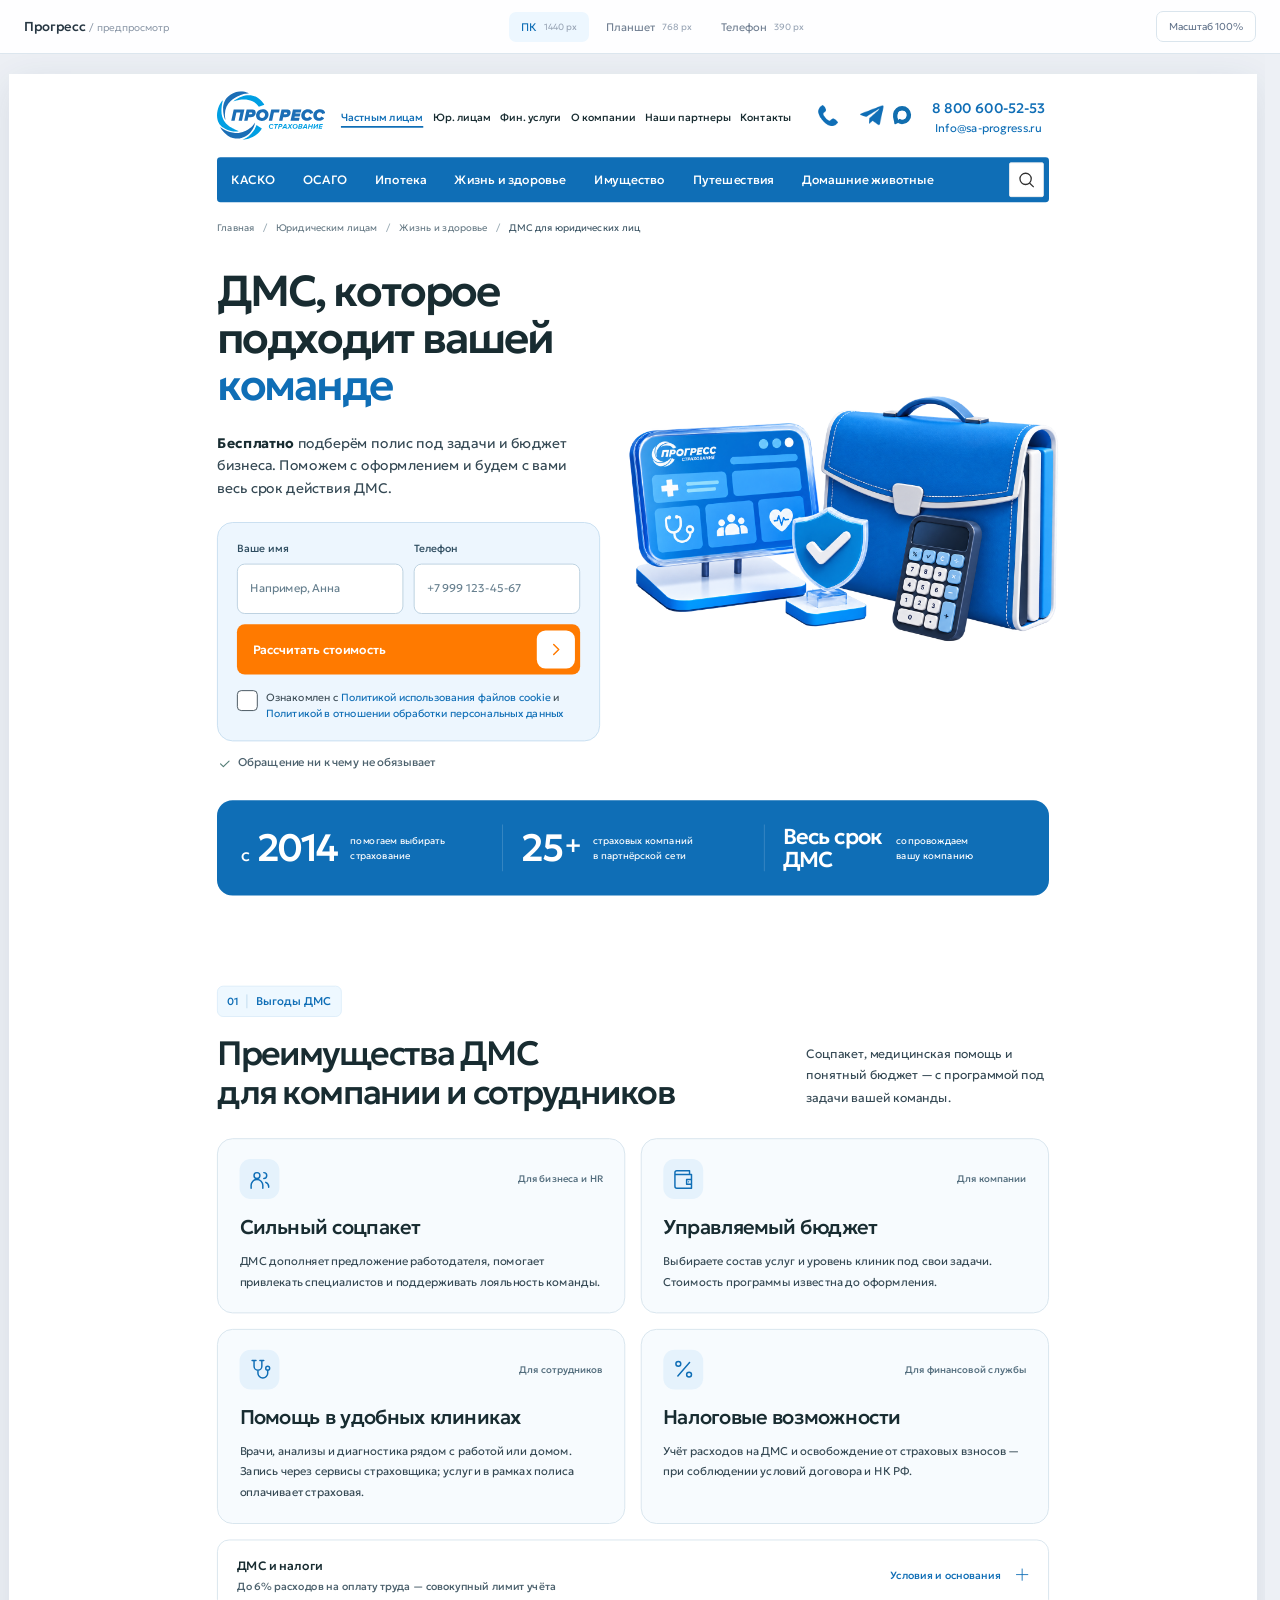
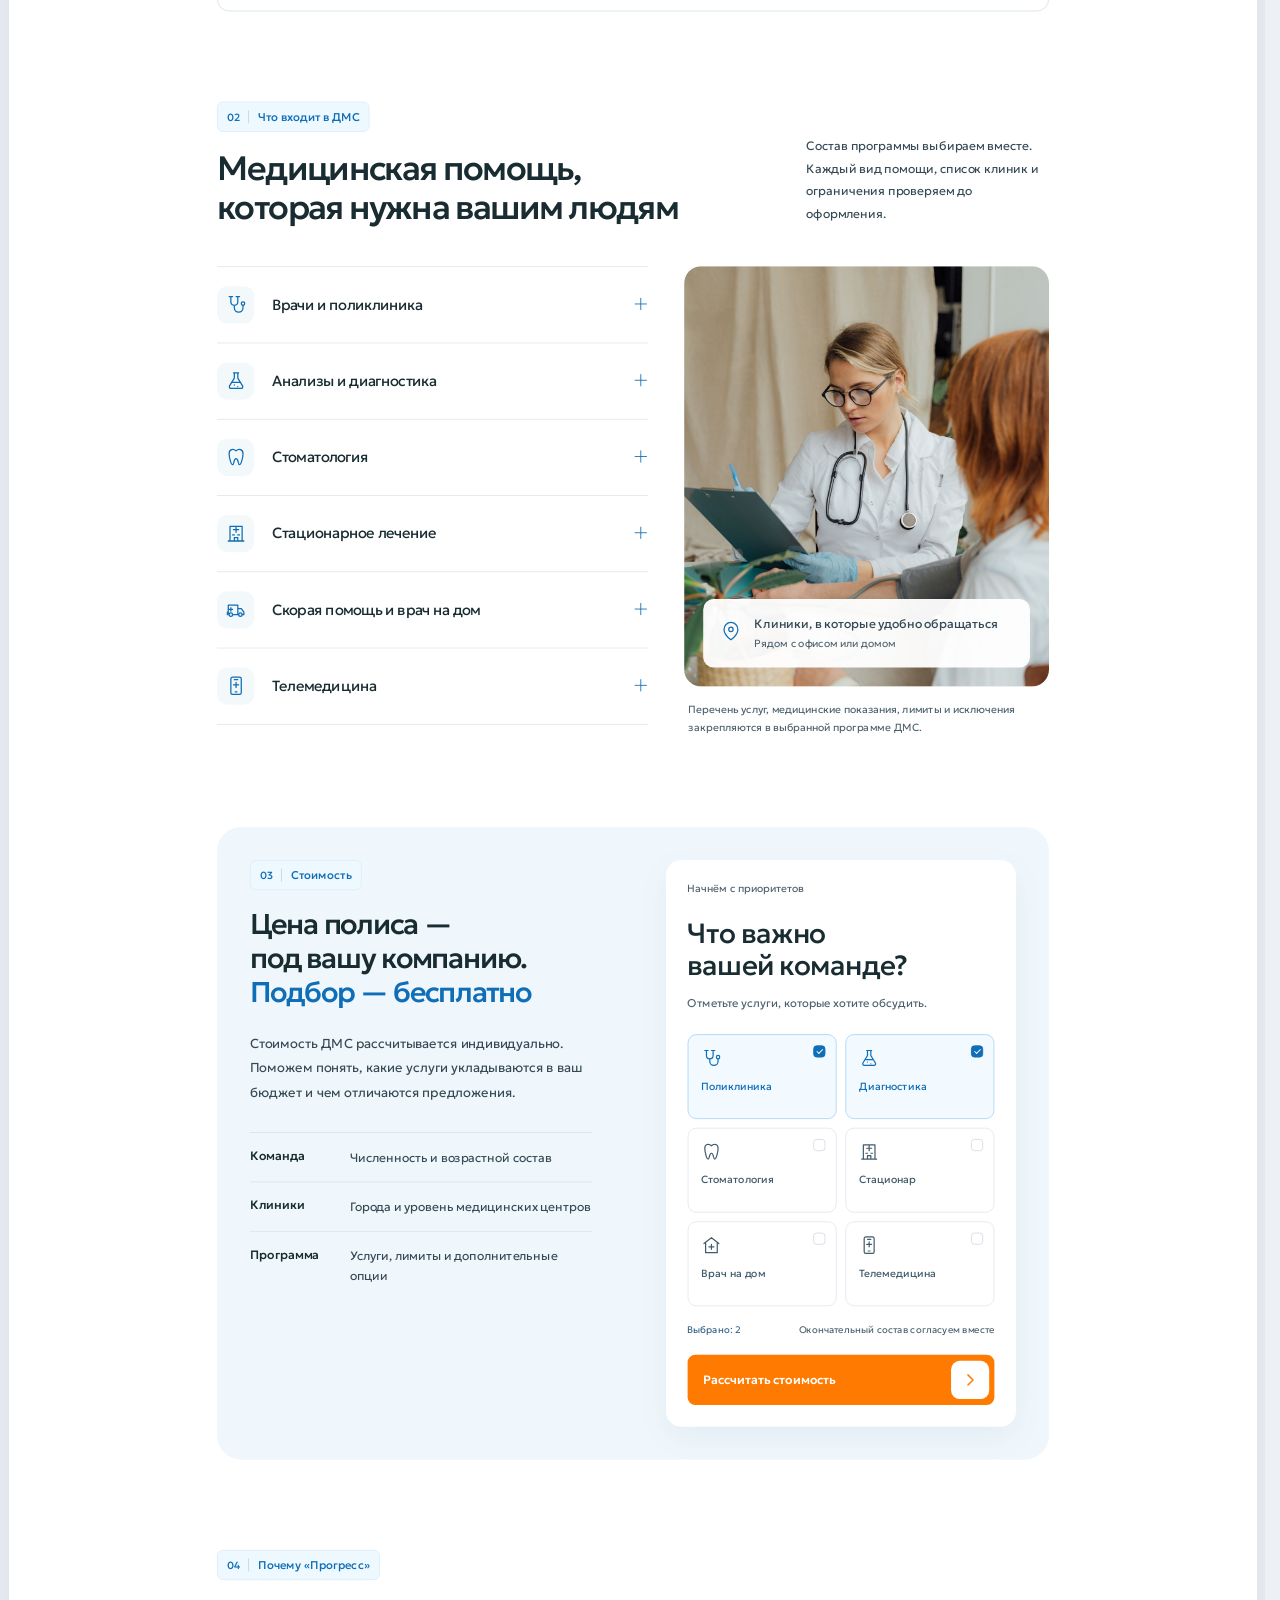
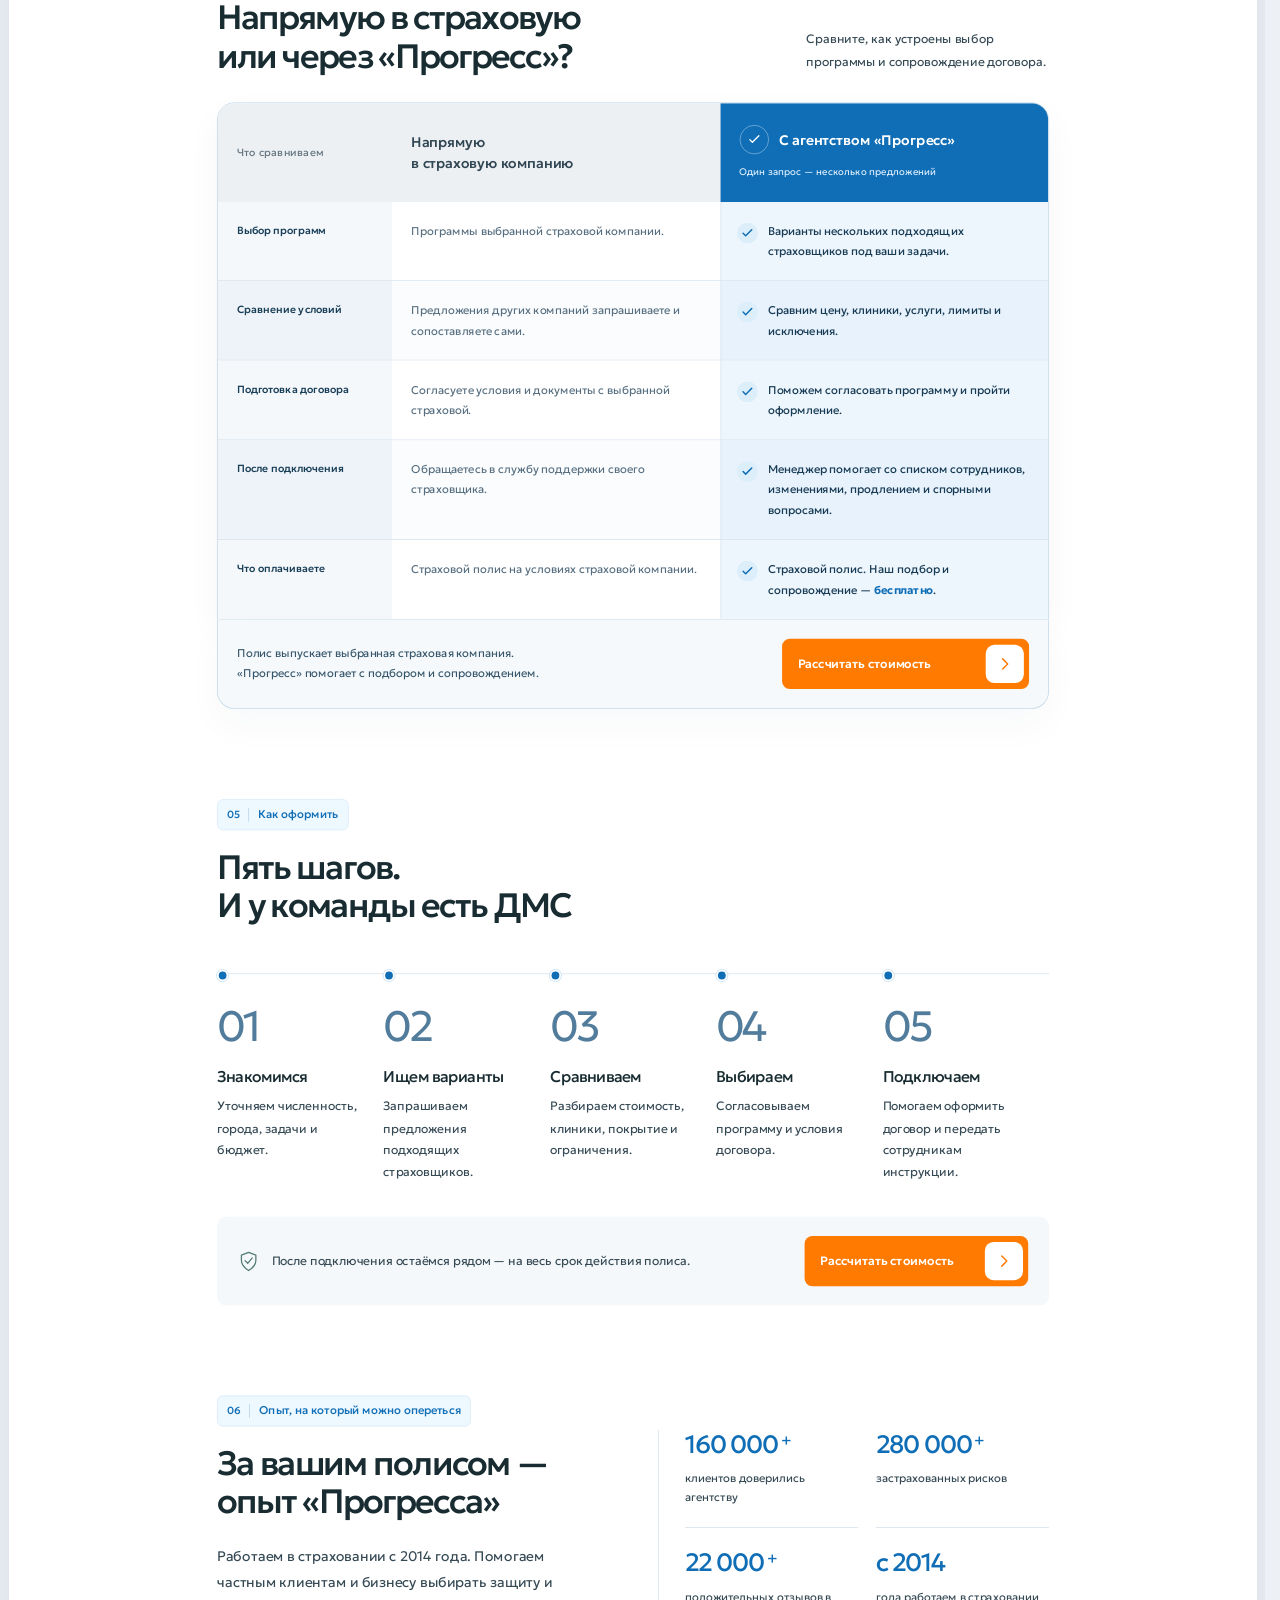
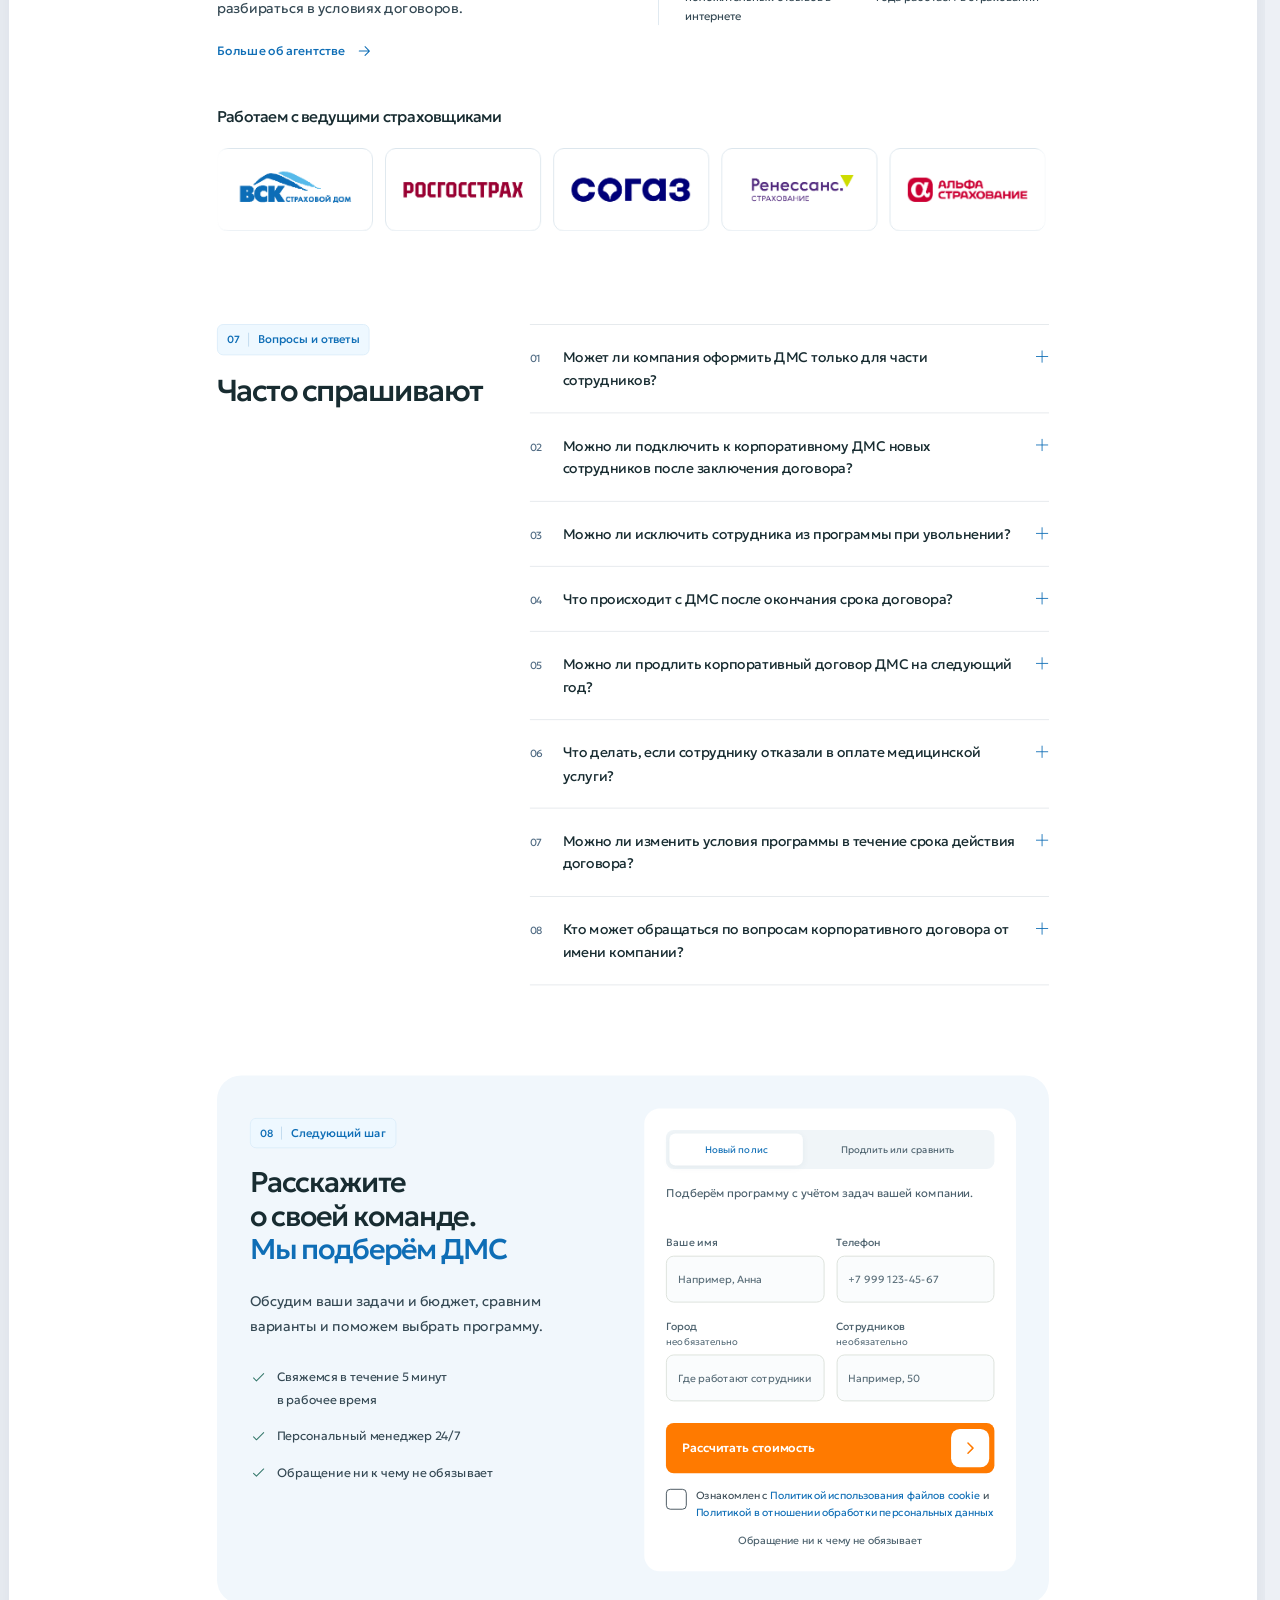
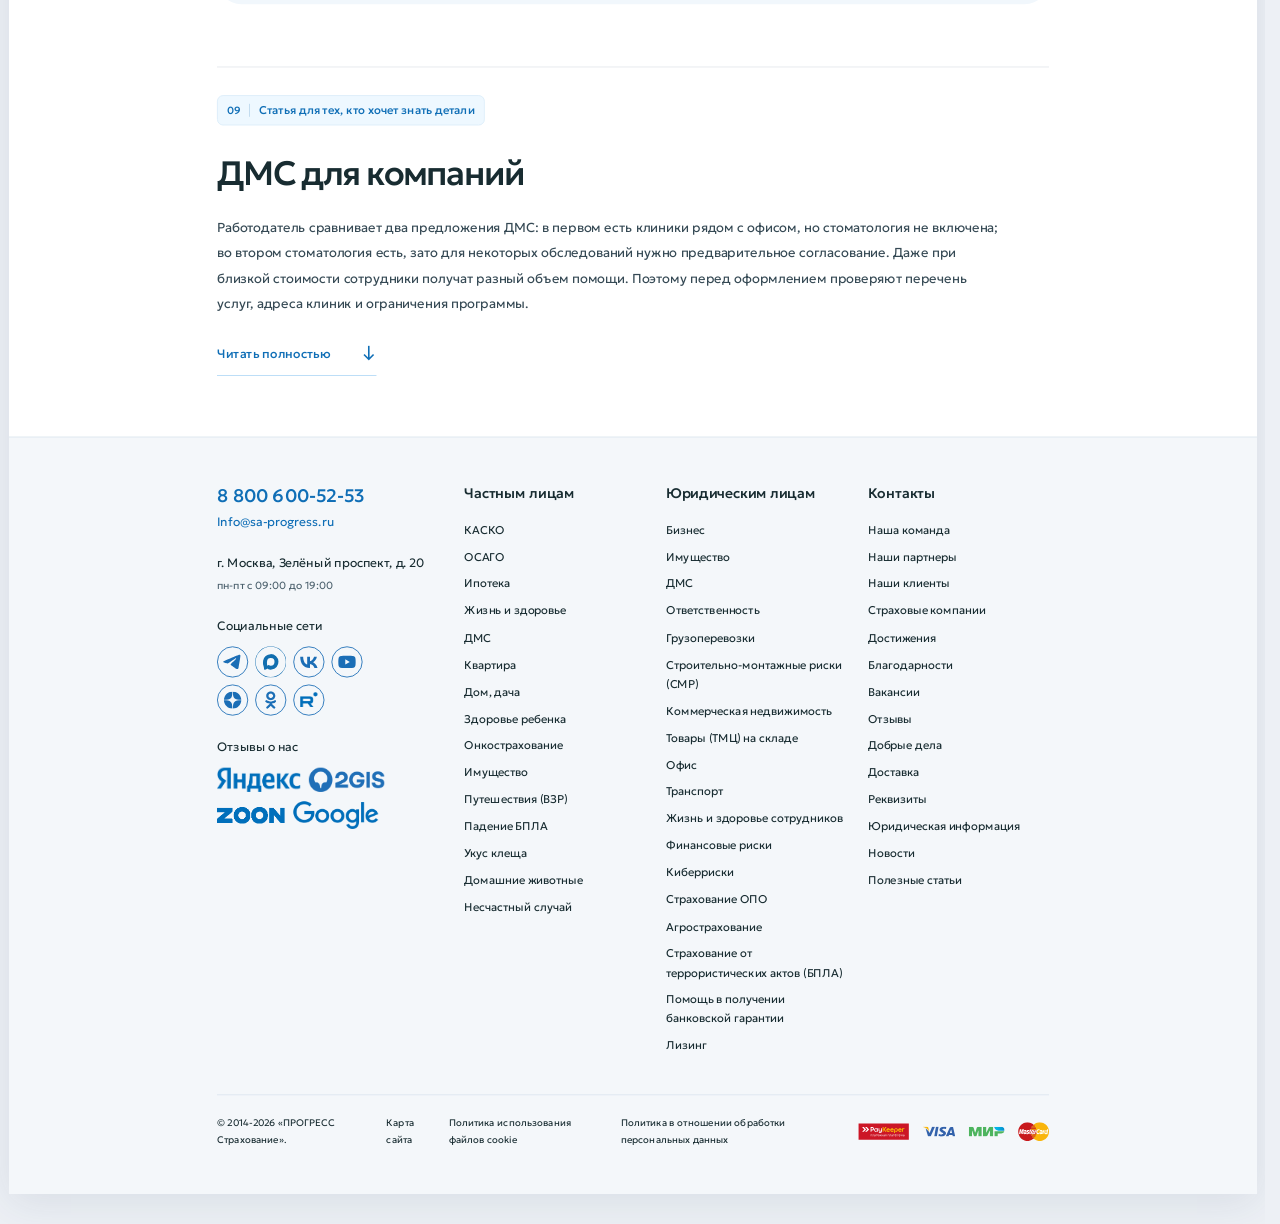
<file: desktop.html>
<!doctype html>
<html lang="ru" data-review="desktop" data-width="1440">
<head>
  <meta charset="utf-8">
  <meta name="viewport" content="width=device-width,initial-scale=1">
  <meta name="robots" content="noindex,nofollow">
  <meta name="theme-color" content="#ffffff">
  <meta name="description" content="Бесплатный подбор ДМС для сотрудников под задачи и бюджет вашей компании. Прогресс Страхование — на вашей стороне весь срок полиса.">
  <title>ПК 1440 — ДМС Прогресс</title>
  <link rel="icon" href="./assets/favicon.svg" type="image/svg+xml">
  <link rel="preload" href="./assets/fonts/Geologica-Variable.ttf" as="font" type="font/ttf" crossorigin>
  <link rel="stylesheet" href="./previews/desktop.css?v=850263bdbdf3">
  <link rel="stylesheet" href="./assets/vendor/lenis/lenis.css?v=850263bdbdf3">
  <script src="./assets/vendor/lenis/lenis.min.js?v=850263bdbdf3" defer></script>
  <script src="./scroll.js?v=850263bdbdf3" defer></script>
  <script src="./app.js?v=850263bdbdf3" defer></script>
  <script src="./assets/vendor/hystmodal/hystmodal.js?v=850263bdbdf3" defer></script>
  <script src="./site-chrome.js?v=850263bdbdf3" defer></script>
  <script type="application/ld+json">
{
  "@context": "https://schema.org",
  "@type": "BreadcrumbList",
  "itemListElement": [
    {
      "@type": "ListItem",
      "position": 1,
      "name": "Главная",
      "item": "https://sa-progress.ru/"
    },
    {
      "@type": "ListItem",
      "position": 2,
      "name": "Юридическим лицам",
      "item": "https://sa-progress.ru/yuridicheskim-liczam/"
    },
    {
      "@type": "ListItem",
      "position": 3,
      "name": "Жизнь и здоровье",
      "item": "https://sa-progress.ru/yuridicheskim-liczam/mediczina/"
    },
    {
      "@type": "ListItem",
      "position": 4,
      "name": "ДМС для юридических лиц"
    }
  ]
}
  </script>
<link rel="stylesheet" href="./review.css?v=850263bdbdf3"><script src="./review.js?v=850263bdbdf3" defer></script></head>
<body><div class="review-toolbar"><a class="review-brand" href="./index.html" title="Открыть обычную адаптивную страницу">Прогресс <span>/ предпросмотр</span></a><nav aria-label="Формат предпросмотра"><a href="./desktop.html" aria-current="page">ПК<span>1440 px</span></a><a href="./tablet.html">Планшет<span>768 px</span></a><a href="./mobile.html">Телефон<span>390 px</span></a></nav><button id="review-scale" type="button" aria-pressed="false">Масштаб 100%</button></div><div class="review-stage"><div class="review-canvas">
  <div class="source-chrome source-chrome-header"><header class="header">
    <div class="content-wrapper">
        <div class="header__wrapper">
        <a class="header__logo" href="https://sa-progress.ru/">
            <img class="logo-img" src="./assets/original-site/img/logo.svg" alt="Прогресс стархование логотип">
        </a>
        <nav class="menu-top">
            <ul class="menu-top__list">
    <li class="menu-top__item js-menu-top-item first" data-is-active="yes">
        <a href="https://sa-progress.ru/chastnyim-liczam/" class="js-top-menu-section-item" data-type="private">Частным лицам</a>
            </li>

    <li class="menu-top__item js-menu-top-item" data-is-active="no">
        <a href="https://sa-progress.ru/yuridicheskim-liczam/" class="js-top-menu-section-item" data-type="corporate">Юр. лицам</a>
            </li>

    <li class="menu-top__item js-menu-top-item">
        <a href="https://sa-progress.ru/finansovyie-uslugi/">Фин. услуги</a>
            </li>

    <li class="menu-top__item js-menu-top-item">
        <a href="https://sa-progress.ru/o-kompanii/">О компании</a>
            </li>

    <li class="menu-top__item js-menu-top-item">
        <a href="https://sa-progress.ru/partnery">Наши партнеры</a>
            </li>

    <li class="menu-top__item js-menu-top-item last">
        <a href="https://sa-progress.ru/kontaktyi">Контакты</a>
            </li>
</ul>        </nav>
        <div class="callback-btn__wrapper">
            <button class="callback-btn-desktop cta-button" data-hystmodal="#feedback-form-short"><span>Заказать звонок</span><span class="cta-endcap" aria-hidden="true"><svg viewBox="0 0 24 24"><path d="m9 5 7 7-7 7"/></svg></span></button>
            <a class="callback-btn-mobile" href="tel:88006005253">
                <img class="callback-btn-mobile__img" src="./assets/original-site/img/icons/callback.png" alt="callback">
            </a>
        </div>
        <div class="header__social">
            <a href="https://t.me/Progress_strahovanie" class="header__social-item" target="_blank" rel="nofollow noopener noreferrer">
                <img src="./assets/original-site/img/icons/telegram.png">
            </a>
            <a href="https://max.ru/u/f9LHodD0cOL1nK710Nd3do71_UiDQPEofr9h8V5QH5dgAX2QZrWWFHqI5sg" class="header__social-item" target="_blank" rel="nofollow noopener noreferrer">
                <img src="./assets/original-site/img/icons/max-simple.svg">
            </a>
        </div>
        <div class="header__contacts">
            <a class="header-phone" href="tel:88006005253">8 800 600-52-53</a>
            <a class="header-mail" href="mailto:info@sa-progress.ru">Info@sa-progress.ru</a>
        </div>
        <div class="mobile-search" data-hystmodal="#mobile-search">
            <div class="mobile-search__icon">
                <svg><use xlink:href="./assets/original-site/sprite.svg#icon-search"></use></svg>
            </div>
        </div>
        <div class="mobile-menu__btn js-open-mobile-menu">
            <span></span>
            <span></span>
            <span></span>
         </div>
        
        <div class="desktop-menu">
            <div class="desktop-menu-wrapper">
                <a href="https://sa-progress.ru/" class="desktop-menu__logo">
                    <img src="./assets/original-site/img/logo-mini.svg" alt="logo">
                </a>
                <nav class="nav-desktop">
                    

<ul class="nav-desktop__list main-menu">
        
<li class="nav-desktop__item main-menu__item first level1">
    <a href="https://sa-progress.ru/chastnyim-liczam/kasko/">КАСКО</a>
        <ul class="main-submenu">
    <div class="main-submenu__wrapper">
        <li class="main-submenu__item first level1">
    <a class="main-submenu__link" href="https://sa-progress.ru/chastnyim-liczam/kasko/mini-kasko">Мини-КАСКО</a>
    </li>


<li class="main-submenu__item level1">
    <a class="main-submenu__link" href="https://sa-progress.ru/chastnyim-liczam/kasko/strahovka-kasko-s-franshizoy">КАСКО с франшизой</a>
    </li>


<li class="main-submenu__item last level1">
    <a class="main-submenu__link" href="https://sa-progress.ru/chastnyim-liczam/kasko/kasko-ot-ugona-i-polnoj-gibeli">КАСКО от угона и полной гибели</a>
    </li>


    </div>
</ul></li>    
<li class="nav-desktop__item main-menu__item level1">
    <a href="https://sa-progress.ru/chastnyim-liczam/osago/">ОСАГО</a>
        <ul class="main-submenu">
    <div class="main-submenu__wrapper">
        <li class="main-submenu__item first level1">
    <a class="main-submenu__link" href="https://sa-progress.ru/chastnyim-liczam/osago/sinyaya-karta">Синяя карта</a>
    </li>


<li class="main-submenu__item level1">
    <a class="main-submenu__link" href="https://sa-progress.ru/chastnyim-liczam/osago/otkryitaya-straxovka-na-mashinu">ОСАГО без ограничений</a>
    </li>


<li class="main-submenu__item last level1">
    <a class="main-submenu__link" href="https://sa-progress.ru/chastnyim-liczam/osago/dsago">ДСАГО (ДГО)</a>
    </li>


    </div>
</ul></li>    
<li class="nav-desktop__item main-menu__item level1">
    <a href="https://sa-progress.ru/chastnyim-liczam/ipoteka/">Ипотека</a>
        <ul class="main-submenu">
    <div class="main-submenu__wrapper">
        <li class="main-submenu__item first level1">
    <a class="main-submenu__link" href="https://sa-progress.ru/chastnyim-liczam/ipoteka/kompleksnoe-ipotechnoe-straxovanie-v-moskve-czena-kalkulyator-oformlen">Комплексное ипотечное страхование</a>
    </li>


<li class="main-submenu__item level1">
    <a class="main-submenu__link" href="https://sa-progress.ru/chastnyim-liczam/ipoteka/straxovanie-zhizni-dlya-ipoteki">Страхование жизни для ипотеки</a>
    </li>


<li class="main-submenu__item last level1">
    <a class="main-submenu__link" href="https://sa-progress.ru/chastnyim-liczam/ipoteka/titulnoe-straxovanie">Титульное страхование</a>
    </li>


    </div>
</ul></li>    
<li class="nav-desktop__item main-menu__item level1">
    <a href="https://sa-progress.ru/chastnyim-liczam/zhizn-i-zdorove/">Жизнь и здоровье</a>
        <ul class="main-submenu">
    <div class="main-submenu__wrapper">
        <li class="main-submenu__item first level1">
    <a class="main-submenu__link" href="https://sa-progress.ru/chastnyim-liczam/zhizn-i-zdorove/dms">Полис ДМС для физических лиц</a>
    </li>


<li class="main-submenu__item level1">
    <a class="main-submenu__link" href="https://sa-progress.ru/chastnyim-liczam/zhizn-i-zdorove/ns-neschastnyij-sluchaj">Страхование от несчастных случаев и болезней</a>
    </li>


<li class="main-submenu__item level1">
    <a class="main-submenu__link" href="https://sa-progress.ru/chastnyim-liczam/zhizn-i-zdorove/sportivnaya-straxovka">Спортивная страховка</a>
    </li>


<li class="main-submenu__item level1">
    <a class="main-submenu__link" href="https://sa-progress.ru/chastnyim-liczam/zhizn-i-zdorove/onkologicheskie-zabolevaniya">Онкологические заболевания</a>
    </li>


<li class="main-submenu__item level1">
    <a class="main-submenu__link" href="https://sa-progress.ru/chastnyim-liczam/zhizn-i-zdorove/polis-dms-dlya-rebenka">Полис ДМС для ребенка</a>
    </li>


<li class="main-submenu__item level1">
    <a class="main-submenu__link" href="https://sa-progress.ru/chastnyim-liczam/zhizn-i-zdorove/dms-so-stomatologiey-dlya-fizicheskih-lic">ДМС со стоматологией для физических лиц</a>
    </li>


<li class="main-submenu__item level1">
    <a class="main-submenu__link" href="https://sa-progress.ru/chastnyim-liczam/zhizn-i-zdorove/straxovanie-detej">Страхование детей</a>
    </li>


<li class="main-submenu__item last level1">
    <a class="main-submenu__link" href="https://sa-progress.ru/chastnyim-liczam/zhizn-i-zdorove/ukus-kleshha">Страховка от укуса клеща «Антиклещ»</a>
    </li>


    </div>
</ul></li>    
<li class="nav-desktop__item main-menu__item level1">
    <a href="https://sa-progress.ru/chastnyim-liczam/imushhestvo/">Имущество</a>
        <ul class="main-submenu">
    <div class="main-submenu__wrapper">
        <li class="main-submenu__item first level1">
    <a class="main-submenu__link" href="https://sa-progress.ru/chastnyim-liczam/imushhestvo/kvartira-apartamentyi">Страхование квартиры</a>
    </li>


<li class="main-submenu__item level1">
    <a class="main-submenu__link" href="https://sa-progress.ru/chastnyim-liczam/imushhestvo/dom-dacha">Страхование дома и дачи</a>
    </li>


<li class="main-submenu__item level1">
    <a class="main-submenu__link" href="https://sa-progress.ru/chastnyim-liczam/imushhestvo/otvetstvennost-pered-sosedyami">Страхование ответственности перед соседями</a>
    </li>


<li class="main-submenu__item level1">
    <a class="main-submenu__link" href="https://sa-progress.ru/chastnyim-liczam/imushhestvo/straxovanie-ot-padeniya-bpla">Страхование от падения БПЛА</a>
    </li>


<li class="main-submenu__item last level1">
    <a class="main-submenu__link" href="https://sa-progress.ru/chastnyim-liczam/imushhestvo/straxovanie-bani">Страхование бани</a>
    </li>


    </div>
</ul></li>    
<li class="nav-desktop__item main-menu__item level1">
    <a href="https://sa-progress.ru/chastnyim-liczam/puteshestviya/">Путешествия</a>
        <ul class="main-submenu">
    <div class="main-submenu__wrapper">
        <li class="main-submenu__item first level1">
    <a class="main-submenu__link" href="https://sa-progress.ru/chastnyim-liczam/puteshestviya/straxovka-vzr-dlya-vizyi">Страховка выезжающих за рубеж (ВЗР)</a>
    </li>


<li class="main-submenu__item level1">
    <a class="main-submenu__link" href="https://sa-progress.ru/chastnyim-liczam/puteshestviya/straxovanie-puteshestvuyushhix-po-rossii">Страховка для путешествий по России</a>
    </li>


<li class="main-submenu__item level1">
    <a class="main-submenu__link" href="https://sa-progress.ru/chastnyim-liczam/puteshestviya/straxovanie-tura-ot-nevyileta">Страховка от невылета за границу</a>
    </li>


<li class="main-submenu__item level1">
    <a class="main-submenu__link" href="https://sa-progress.ru/chastnyim-liczam/puteshestviya/straxovanie-bagazha-ot-poteri-v-puteshestvii">Страхование багажа от потери в путешествии</a>
    </li>


<li class="main-submenu__item last level1">
    <a class="main-submenu__link" href="https://sa-progress.ru/chastnyim-liczam/puteshestviya/straxovanie-bagazha-pri-perelete">Страхование багажа при перелете</a>
    </li>


    </div>
</ul></li>    
<li class="nav-desktop__item main-menu__item last level1">
    <a href="https://sa-progress.ru/chastnyim-liczam/straxovanie-pitomczev">Домашние животные</a>
        </li>        </ul>                </nav>
                
                <div class="desktop-menu__contacts">
                    <a href="https://t.me/Progress_strahovanie" class="header-icon">
                        <img src="./assets/original-site/img/icons/telegram-white.svg" alt="">
                    </a>
                    <a href="https://max.ru/u/f9LHodD0cOL1nK710Nd3do71_UiDQPEofr9h8V5QH5dgAX2QZrWWFHqI5sg" class="header-icon">
                        <img src="./assets/original-site/img/icons/max-white-simple.svg" alt="">
                    </a>
                    <div class="contacts-wrapper">
                        <a href="tel:88006005253" class="phone">8 800 600-52-53</a>
                        <a href="mailto:info@sa-progress.ru" class="email">info@sa-progress.ru</a>
                    </div>
                </div>
                
                <div class="desktop-menu__search">
                    <div class="search-btn js-toggle-desktop-search-btn">
                        <svg>
                            <use xlink:href="./assets/original-site/sprite.svg#icon-search"></use>
                        </svg>
                    </div>
                    <form id="main-menu-search-form" class="desktop-search__form js-search-form js-hidden" action="https://sa-progress.ru/search" method="get">
    <input id="searchField" type="text" name="query" placeholder="Поиск...">
    <input type="hidden" name="id" value="search">
    
    <div class="desktop-search__btn-close js-toggle-desktop-search-btn js-clear-search-form">
        <svg>
            <use xlink:href="./assets/original-site/sprite.svg#mobile-close"></use>
        </svg>
    </div>
    <button type="submit" class="desktop-search__btn-search ">
        <svg>
            <use xlink:href="./assets/original-site/sprite.svg#icon-search"></use>
        </svg>
    </button>
    
</form>                </div>
            </div>
        </div>

    </div>
    </div>
    

<div class="c-mobile-menu js-mobile-menu js-hidden fixed">
    <div class="mobile-menu-wrapper">
        <div class="section-switch">
            <div class="section-name js-mobile-section-switch active" data-type="private">Частным лицам</div>
            <div class="section-name js-mobile-section-switch " data-type="corporate">Юр. лицам</div>
            <div class="section-name js-mobile-section-switch " data-type="finance">Фин. услуги</div>
        </div>
        <nav class="c-nav-mobile border js-mobile-section " data-type="private">
            <ul class="menu-top__list"><li class="menu-mobile__item first level1 js-mobile-menu-parent" data-link="https://sa-progress.ru/chastnyim-liczam/kasko/" data-title="КАСКО">
    <div>КАСКО</div>
    <div class="mobile-menu__nav-arrow">
        <svg><use xlink:href="./assets/original-site/sprite.svg#mobile-arrow"></use></svg>
    </div>
    <ul class="mobile-menu__inner js-mobile-menu-inner fixed">
    <div class="js-mobile-menu-close-subsection mobile-menu__close-subsection">
        <svg><use xlink:href="./assets/original-site/sprite.svg#mobile-arrow-prev"></use></svg>
        Назад
    </div>
    <a href="" class="mobule-menu__submenu-title js-mobile-menu-submenu-title"></a>
    <li class="menu-mobile__item first level2"><a href="https://sa-progress.ru/chastnyim-liczam/kasko/mini-kasko">Мини-КАСКО</a></li><li class="menu-mobile__item level2"><a href="https://sa-progress.ru/chastnyim-liczam/kasko/strahovka-kasko-s-franshizoy">КАСКО с франшизой</a></li><li class="menu-mobile__item last level2"><a href="https://sa-progress.ru/chastnyim-liczam/kasko/kasko-ot-ugona-i-polnoj-gibeli">КАСКО от угона и полной гибели</a></li></ul></li><li class="menu-mobile__item level1 js-mobile-menu-parent" data-link="https://sa-progress.ru/chastnyim-liczam/osago/" data-title="ОСАГО">
    <div>ОСАГО</div>
    <div class="mobile-menu__nav-arrow">
        <svg><use xlink:href="./assets/original-site/sprite.svg#mobile-arrow"></use></svg>
    </div>
    <ul class="mobile-menu__inner js-mobile-menu-inner fixed">
    <div class="js-mobile-menu-close-subsection mobile-menu__close-subsection">
        <svg><use xlink:href="./assets/original-site/sprite.svg#mobile-arrow-prev"></use></svg>
        Назад
    </div>
    <a href="" class="mobule-menu__submenu-title js-mobile-menu-submenu-title"></a>
    <li class="menu-mobile__item first level2"><a href="https://sa-progress.ru/chastnyim-liczam/osago/sinyaya-karta">Синяя карта</a></li><li class="menu-mobile__item level2"><a href="https://sa-progress.ru/chastnyim-liczam/osago/otkryitaya-straxovka-na-mashinu">ОСАГО без ограничений</a></li><li class="menu-mobile__item last level2"><a href="https://sa-progress.ru/chastnyim-liczam/osago/dsago">ДСАГО (ДГО)</a></li></ul></li><li class="menu-mobile__item level1 js-mobile-menu-parent" data-link="https://sa-progress.ru/chastnyim-liczam/ipoteka/" data-title="Ипотека">
    <div>Ипотека</div>
    <div class="mobile-menu__nav-arrow">
        <svg><use xlink:href="./assets/original-site/sprite.svg#mobile-arrow"></use></svg>
    </div>
    <ul class="mobile-menu__inner js-mobile-menu-inner fixed">
    <div class="js-mobile-menu-close-subsection mobile-menu__close-subsection">
        <svg><use xlink:href="./assets/original-site/sprite.svg#mobile-arrow-prev"></use></svg>
        Назад
    </div>
    <a href="" class="mobule-menu__submenu-title js-mobile-menu-submenu-title"></a>
    <li class="menu-mobile__item first level2"><a href="https://sa-progress.ru/chastnyim-liczam/ipoteka/kompleksnoe-ipotechnoe-straxovanie-v-moskve-czena-kalkulyator-oformlen">Комплексное ипотечное страхование</a></li><li class="menu-mobile__item level2"><a href="https://sa-progress.ru/chastnyim-liczam/ipoteka/straxovanie-zhizni-dlya-ipoteki">Страхование жизни для ипотеки</a></li><li class="menu-mobile__item last level2"><a href="https://sa-progress.ru/chastnyim-liczam/ipoteka/titulnoe-straxovanie">Титульное страхование</a></li></ul></li><li class="menu-mobile__item level1 js-mobile-menu-parent" data-link="https://sa-progress.ru/chastnyim-liczam/zhizn-i-zdorove/" data-title="Жизнь и здоровье">
    <div>Жизнь и здоровье</div>
    <div class="mobile-menu__nav-arrow">
        <svg><use xlink:href="./assets/original-site/sprite.svg#mobile-arrow"></use></svg>
    </div>
    <ul class="mobile-menu__inner js-mobile-menu-inner fixed">
    <div class="js-mobile-menu-close-subsection mobile-menu__close-subsection">
        <svg><use xlink:href="./assets/original-site/sprite.svg#mobile-arrow-prev"></use></svg>
        Назад
    </div>
    <a href="" class="mobule-menu__submenu-title js-mobile-menu-submenu-title"></a>
    <li class="menu-mobile__item first level2"><a href="https://sa-progress.ru/chastnyim-liczam/zhizn-i-zdorove/dms">Полис ДМС для физических лиц</a></li><li class="menu-mobile__item level2"><a href="https://sa-progress.ru/chastnyim-liczam/zhizn-i-zdorove/ns-neschastnyij-sluchaj">Страхование от несчастных случаев и болезней</a></li><li class="menu-mobile__item level2"><a href="https://sa-progress.ru/chastnyim-liczam/zhizn-i-zdorove/sportivnaya-straxovka">Спортивная страховка</a></li><li class="menu-mobile__item level2"><a href="https://sa-progress.ru/chastnyim-liczam/zhizn-i-zdorove/onkologicheskie-zabolevaniya">Онкологические заболевания</a></li><li class="menu-mobile__item level2"><a href="https://sa-progress.ru/chastnyim-liczam/zhizn-i-zdorove/polis-dms-dlya-rebenka">Полис ДМС для ребенка</a></li><li class="menu-mobile__item level2"><a href="https://sa-progress.ru/chastnyim-liczam/zhizn-i-zdorove/dms-so-stomatologiey-dlya-fizicheskih-lic">ДМС со стоматологией для физических лиц</a></li><li class="menu-mobile__item level2"><a href="https://sa-progress.ru/chastnyim-liczam/zhizn-i-zdorove/straxovanie-detej">Страхование детей</a></li><li class="menu-mobile__item last level2"><a href="https://sa-progress.ru/chastnyim-liczam/zhizn-i-zdorove/ukus-kleshha">Страховка от укуса клеща «Антиклещ»</a></li></ul></li><li class="menu-mobile__item level1 js-mobile-menu-parent" data-link="https://sa-progress.ru/chastnyim-liczam/imushhestvo/" data-title="Имущество">
    <div>Имущество</div>
    <div class="mobile-menu__nav-arrow">
        <svg><use xlink:href="./assets/original-site/sprite.svg#mobile-arrow"></use></svg>
    </div>
    <ul class="mobile-menu__inner js-mobile-menu-inner fixed">
    <div class="js-mobile-menu-close-subsection mobile-menu__close-subsection">
        <svg><use xlink:href="./assets/original-site/sprite.svg#mobile-arrow-prev"></use></svg>
        Назад
    </div>
    <a href="" class="mobule-menu__submenu-title js-mobile-menu-submenu-title"></a>
    <li class="menu-mobile__item first level2"><a href="https://sa-progress.ru/chastnyim-liczam/imushhestvo/kvartira-apartamentyi">Страхование квартиры</a></li><li class="menu-mobile__item level2"><a href="https://sa-progress.ru/chastnyim-liczam/imushhestvo/dom-dacha">Страхование дома и дачи</a></li><li class="menu-mobile__item level2"><a href="https://sa-progress.ru/chastnyim-liczam/imushhestvo/otvetstvennost-pered-sosedyami">Страхование ответственности перед соседями</a></li><li class="menu-mobile__item level2"><a href="https://sa-progress.ru/chastnyim-liczam/imushhestvo/straxovanie-ot-padeniya-bpla">Страхование от падения БПЛА</a></li><li class="menu-mobile__item last level2"><a href="https://sa-progress.ru/chastnyim-liczam/imushhestvo/straxovanie-bani">Страхование бани</a></li></ul></li><li class="menu-mobile__item level1 js-mobile-menu-parent" data-link="https://sa-progress.ru/chastnyim-liczam/puteshestviya/" data-title="Путешествия">
    <div>Путешествия</div>
    <div class="mobile-menu__nav-arrow">
        <svg><use xlink:href="./assets/original-site/sprite.svg#mobile-arrow"></use></svg>
    </div>
    <ul class="mobile-menu__inner js-mobile-menu-inner fixed">
    <div class="js-mobile-menu-close-subsection mobile-menu__close-subsection">
        <svg><use xlink:href="./assets/original-site/sprite.svg#mobile-arrow-prev"></use></svg>
        Назад
    </div>
    <a href="" class="mobule-menu__submenu-title js-mobile-menu-submenu-title"></a>
    <li class="menu-mobile__item first level2"><a href="https://sa-progress.ru/chastnyim-liczam/puteshestviya/straxovka-vzr-dlya-vizyi">Страховка выезжающих за рубеж (ВЗР)</a></li><li class="menu-mobile__item level2"><a href="https://sa-progress.ru/chastnyim-liczam/puteshestviya/straxovanie-puteshestvuyushhix-po-rossii">Страховка для путешествий по России</a></li><li class="menu-mobile__item level2"><a href="https://sa-progress.ru/chastnyim-liczam/puteshestviya/straxovanie-tura-ot-nevyileta">Страховка от невылета за границу</a></li><li class="menu-mobile__item level2"><a href="https://sa-progress.ru/chastnyim-liczam/puteshestviya/straxovanie-bagazha-ot-poteri-v-puteshestvii">Страхование багажа от потери в путешествии</a></li><li class="menu-mobile__item last level2"><a href="https://sa-progress.ru/chastnyim-liczam/puteshestviya/straxovanie-bagazha-pri-perelete">Страхование багажа при перелете</a></li></ul></li><li class="menu-mobile__item last level1"><a href="https://sa-progress.ru/chastnyim-liczam/straxovanie-pitomczev">Домашние животные</a></li></ul> 
        </nav>
        <nav class="c-nav-mobile border js-mobile-section js-hidden" data-type="corporate">
            <ul class="menu-top__list"><li class="menu-mobile__item first level1 js-mobile-menu-parent" data-link="https://sa-progress.ru/yuridicheskim-liczam/imushhestvo/" data-title="Имущество">
    <div>Имущество</div>
    <div class="mobile-menu__nav-arrow">
        <svg><use xlink:href="./assets/original-site/sprite.svg#mobile-arrow"></use></svg>
    </div>
    <ul class="mobile-menu__inner js-mobile-menu-inner fixed">
    <div class="js-mobile-menu-close-subsection mobile-menu__close-subsection">
        <svg><use xlink:href="./assets/original-site/sprite.svg#mobile-arrow-prev"></use></svg>
        Назад
    </div>
    <a href="" class="mobule-menu__submenu-title js-mobile-menu-submenu-title"></a>
    <li class="menu-mobile__item first level2">
    <a href="https://sa-progress.ru/yuridicheskim-liczam/imushhestvo/straxovanie-kommercheskoj-nedvizhimosti">Страхование коммерческой недвижимости</a>
    </li>

<li class="menu-mobile__item level2">
    <a href="https://sa-progress.ru/yuridicheskim-liczam/imushhestvo/straxovanie-tmcz-tovara-na-sklade">Страхование (ТМЦ) товара</a>
    </li>

<li class="menu-mobile__item level2">
    <a href="https://sa-progress.ru/yuridicheskim-liczam/imushhestvo/straxovanie-skladov">Страхование складов</a>
    </li>

<li class="menu-mobile__item level2">
    <a href="https://sa-progress.ru/yuridicheskim-liczam/imushhestvo/straxovanie-oborudovaniya-i-inventarya">Страхование оборудования и инвентаря</a>
    </li>

<li class="menu-mobile__item level2">
    <a href="https://sa-progress.ru/yuridicheskim-liczam/imushhestvo/straxovanie-tcz">Страхование ТЦ</a>
    </li>

<li class="menu-mobile__item level2">
    <a href="https://sa-progress.ru/yuridicheskim-liczam/imushhestvo/straxovanie-vyistavok-i-predmetov-iskusstva">Страхование выставок и предметов искусства</a>
    </li>

<li class="menu-mobile__item level2">
    <a href="https://sa-progress.ru/yuridicheskim-liczam/imushhestvo/straxovanie-lizingovogo-imushhestva">Страхование лизингового имущества</a>
    </li>

<li class="menu-mobile__item level2">
    <a href="https://sa-progress.ru/yuridicheskim-liczam/imushhestvo/straxovanie-zalogovogo-imushhestva">Страхование залогового имущества</a>
    </li>

<li class="menu-mobile__item level2">
    <a href="https://sa-progress.ru/yuridicheskim-liczam/imushhestvo/straxovanie-lombardov-i-yuvelirnyix-magazinov">Страхование ломбардов и ювелирных магазинов</a>
    </li>

<li class="menu-mobile__item level2">
    <a href="https://sa-progress.ru/yuridicheskim-liczam/imushhestvo/inzhenernyie-seti-i-kommunikaczii">Инженерные сети и коммуникации</a>
    </li>

<li class="menu-mobile__item level2">
    <a href="https://sa-progress.ru/yuridicheskim-liczam/imushhestvo/straxovanie-bankomatov-i-terminalov-samoobsluzhivaniya">Страхование банкоматов и терминалов самообслуживания</a>
    </li>

<li class="menu-mobile__item level2">
    <a href="https://sa-progress.ru/yuridicheskim-liczam/imushhestvo/straxovanie-restoranov-barov-i-kafe">Страхование ресторанов, баров и кафе</a>
    </li>

<li class="menu-mobile__item level2">
    <a href="https://sa-progress.ru/yuridicheskim-liczam/imushhestvo/straxovanie-gostinicz-i-otelej">Страхование гостиниц и отелей</a>
    </li>

<li class="menu-mobile__item level2">
    <a href="https://sa-progress.ru/yuridicheskim-liczam/imushhestvo/strahovanie-ot-padeniya-bpla-yur-lic">Страхование от падения БПЛА</a>
    </li>

<li class="menu-mobile__item level2">
    <a href="https://sa-progress.ru/yuridicheskim-liczam/imushhestvo/strahovanie-nezhilyh-pomeshcheniy-i-zdaniy">Страхование нежилых помещений и зданий</a>
    </li>

<li class="menu-mobile__item last level2">
    <a href="https://sa-progress.ru/yuridicheskim-liczam/imushhestvo/straxovanie-ofisa">Страхование офиса</a>
    </li>

</ul></li><li class="menu-mobile__item level1 js-mobile-menu-parent" data-link="https://sa-progress.ru/yuridicheskim-liczam/otvetstvennost/" data-title="Ответственность">
    <div>Ответственность</div>
    <div class="mobile-menu__nav-arrow">
        <svg><use xlink:href="./assets/original-site/sprite.svg#mobile-arrow"></use></svg>
    </div>
    <ul class="mobile-menu__inner js-mobile-menu-inner fixed">
    <div class="js-mobile-menu-close-subsection mobile-menu__close-subsection">
        <svg><use xlink:href="./assets/original-site/sprite.svg#mobile-arrow-prev"></use></svg>
        Назад
    </div>
    <a href="" class="mobule-menu__submenu-title js-mobile-menu-submenu-title"></a>
    <li class="menu-mobile__item first level2">
    <a href="https://sa-progress.ru/yuridicheskim-liczam/otvetstvennost/straxovanie-professionalnoj-otvetstvennosti">Страхование профессиональной ответственности</a>
    </li>

<li class="menu-mobile__item level2">
    <a href="https://sa-progress.ru/yuridicheskim-liczam/otvetstvennost/straxovanie-grazhdanskoj-otvetstvennosti">Страхование гражданской ответственности</a>
    </li>

<li class="menu-mobile__item level2">
    <a href="https://sa-progress.ru/yuridicheskim-liczam/otvetstvennost/straxovanie-otvetstvennosti-perevozchikov-gruzov-i-ekspeditorov">Страхование ответственности перевозчиков грузов и экспедиторов</a>
    </li>

    <li class="menu-mobile__item level2">
        <a href="https://sa-progress.ru/page-tags/straxovanie-grazhdanskoj-otvetstvennosti-arendatora">Страхование арендатора</a>
    </li>
    <li class="menu-mobile__item level2">
        <a href="https://sa-progress.ru/page-tags/otvetstvennost-podryadnyix-organizaczij">Ответственность подрядных организаций</a>
    </li>
    <li class="menu-mobile__item level2">
        <a href="https://sa-progress.ru/page-tags/straxovanie-otvetstvennosti-proizvoditelya">Страхование ответственности производителя</a>
    </li>
    <li class="menu-mobile__item level2">
        <a href="https://sa-progress.ru/page-tags/straxovanie-otvetstvennosti-vladelczev-bespilotnikov">Страхование ответственности владельцев беспилотников</a>
    </li>
    <li class="menu-mobile__item level2">
        <a href="https://sa-progress.ru/page-tags/straxovanie-otvetstvennosti-rabotodatelya">Страхование ответственности работодателя</a>
    </li>
    <li class="menu-mobile__item level2">
        <a href="https://sa-progress.ru/page-tags/straxovanie-otvetstvennosti-za-kachestvo-produkczii">Страхование ответственности за качество продукции</a>
    </li>
<li class="menu-mobile__item last level2">
    <a href="https://sa-progress.ru/yuridicheskim-liczam/otvetstvennost/ekologicheskoe-straxovanie-riskov">Страхование экологических рисков</a>
    </li>

</ul></li><li class="menu-mobile__item level1 js-mobile-menu-parent" data-link="https://sa-progress.ru/yuridicheskim-liczam/trasnsport/" data-title="Транспорт">
    <div>Транспорт</div>
    <div class="mobile-menu__nav-arrow">
        <svg><use xlink:href="./assets/original-site/sprite.svg#mobile-arrow"></use></svg>
    </div>
    <ul class="mobile-menu__inner js-mobile-menu-inner fixed">
    <div class="js-mobile-menu-close-subsection mobile-menu__close-subsection">
        <svg><use xlink:href="./assets/original-site/sprite.svg#mobile-arrow-prev"></use></svg>
        Назад
    </div>
    <a href="" class="mobule-menu__submenu-title js-mobile-menu-submenu-title"></a>
    <li class="menu-mobile__item first level2">
    <a href="https://sa-progress.ru/yuridicheskim-liczam/trasnsport/gruzoperevozki">Грузоперевозки</a>
    </li>

<li class="menu-mobile__item level2">
    <a href="https://sa-progress.ru/yuridicheskim-liczam/trasnsport/straxovanie-avtoparka">Страхование автопарка</a>
    </li>

<li class="menu-mobile__item level2">
    <a href="https://sa-progress.ru/yuridicheskim-liczam/trasnsport/kasko-dlya-yuridicheskix-licz">КАСКО</a>
    </li>

<li class="menu-mobile__item level2">
    <a href="https://sa-progress.ru/yuridicheskim-liczam/trasnsport/osago-dlya-yuridicheskix-licz">ОСАГО</a>
    </li>

<li class="menu-mobile__item level2">
    <a href="https://sa-progress.ru/yuridicheskim-liczam/trasnsport/aviatransporta">Авиатранспорт</a>
    </li>

<li class="menu-mobile__item level2">
    <a href="https://sa-progress.ru/yuridicheskim-liczam/trasnsport/straxovanie-morskix-i-rechnyix-sudov">Страхование морских и речных судов</a>
    </li>

<li class="menu-mobile__item level2">
    <a href="https://sa-progress.ru/yuridicheskim-liczam/trasnsport/straxovanie-speczialnoj-texniki/">Страхование специальной техники</a>
    </li>

<li class="menu-mobile__item last level2">
    <a href="https://sa-progress.ru/yuridicheskim-liczam/trasnsport/polis-osgop-taksi">Полис ОСГОП такси</a>
    </li>

</ul></li><li class="menu-mobile__item level1 js-mobile-menu-parent" data-link="https://sa-progress.ru/yuridicheskim-liczam/mediczina/" data-title="Жизнь и здоровье">
    <div>Жизнь и здоровье</div>
    <div class="mobile-menu__nav-arrow">
        <svg><use xlink:href="./assets/original-site/sprite.svg#mobile-arrow"></use></svg>
    </div>
    <ul class="mobile-menu__inner js-mobile-menu-inner fixed">
    <div class="js-mobile-menu-close-subsection mobile-menu__close-subsection">
        <svg><use xlink:href="./assets/original-site/sprite.svg#mobile-arrow-prev"></use></svg>
        Назад
    </div>
    <a href="" class="mobule-menu__submenu-title js-mobile-menu-submenu-title"></a>
    <li class="menu-mobile__item first level2">
    <a href="https://sa-progress.ru/yuridicheskim-liczam/mediczina/dms-dlya-yuridicheskix-licz">ДМС для юридических лиц</a>
    </li>

<li class="menu-mobile__item level2">
    <a href="https://sa-progress.ru/yuridicheskim-liczam/mediczina/straxovanie-zhizni-i-zdorovya-sotrudnikov">Страхование жизни и здоровья сотрудников</a>
    </li>

<li class="menu-mobile__item level2">
    <a href="https://sa-progress.ru/yuridicheskim-liczam/mediczina/kollektivnoe-straxovanie-ot-onkozabolevanij">Коллективное страхование от онкозаболеваний</a>
    </li>

<li class="menu-mobile__item level2">
    <a href="https://sa-progress.ru/yuridicheskim-liczam/mediczina/kollektivnoe-straxovanie-ot-neschastnyix-sluchaev">Коллективное страхование от несчастных случаев</a>
    </li>

<li class="menu-mobile__item last level2">
    <a href="https://sa-progress.ru/yuridicheskim-liczam/mediczina/straxovanie-passazhirov">Страхование пассажиров</a>
    </li>

</ul></li><li class="menu-mobile__item level1 js-mobile-menu-parent" data-link="https://sa-progress.ru/yuridicheskim-liczam/stroitelno-montazhnyie-riski/" data-title="Строительно-монтажные риски">
    <div>Строительно-монтажные риски</div>
    <div class="mobile-menu__nav-arrow">
        <svg><use xlink:href="./assets/original-site/sprite.svg#mobile-arrow"></use></svg>
    </div>
    <ul class="mobile-menu__inner js-mobile-menu-inner fixed">
    <div class="js-mobile-menu-close-subsection mobile-menu__close-subsection">
        <svg><use xlink:href="./assets/original-site/sprite.svg#mobile-arrow-prev"></use></svg>
        Назад
    </div>
    <a href="" class="mobule-menu__submenu-title js-mobile-menu-submenu-title"></a>
    <li class="menu-mobile__item first level2">
    <a href="https://sa-progress.ru/yuridicheskim-liczam/stroitelno-montazhnyie-riski/straxovanie-grazhdanskoj-otvetstvennosti-chlenov-sro-odo">Страхование гражданской ответственности членов СРО (ОДО)</a>
    </li>

<li class="menu-mobile__item last level2">
    <a href="https://sa-progress.ru/yuridicheskim-liczam/stroitelno-montazhnyie-riski/straxovanie-ppgo">Страхование ППГО</a>
    </li>

</ul></li><li class="menu-mobile__item level1 js-mobile-menu-parent" data-link="https://sa-progress.ru/yuridicheskim-liczam/finansovyie-riski/" data-title="Финансовые риски">
    <div>Финансовые риски</div>
    <div class="mobile-menu__nav-arrow">
        <svg><use xlink:href="./assets/original-site/sprite.svg#mobile-arrow"></use></svg>
    </div>
    <ul class="mobile-menu__inner js-mobile-menu-inner fixed">
    <div class="js-mobile-menu-close-subsection mobile-menu__close-subsection">
        <svg><use xlink:href="./assets/original-site/sprite.svg#mobile-arrow-prev"></use></svg>
        Назад
    </div>
    <a href="" class="mobule-menu__submenu-title js-mobile-menu-submenu-title"></a>
    <li class="menu-mobile__item first level2">
    <a href="https://sa-progress.ru/yuridicheskim-liczam/finansovyie-riski/straxovanie-debitorskoj-zadolzhennosti">Страхование дебиторской задолженности</a>
    </li>

<li class="menu-mobile__item level2">
    <a href="https://sa-progress.ru/yuridicheskim-liczam/finansovyie-riski/straxovanie-eksportnyix-kreditov-i-kontraktov">Страхование экспортных кредитов и контрактов</a>
    </li>

<li class="menu-mobile__item level2">
    <a href="https://sa-progress.ru/yuridicheskim-liczam/finansovyie-riski/straxovanie-podtverzhdennogo-akkreditiva">Страхование подтвержденного аккредитива</a>
    </li>

<li class="menu-mobile__item level2">
    <a href="https://sa-progress.ru/yuridicheskim-liczam/finansovyie-riski/straxovanie-ubyitkov-ot-pereryivov-v-proizvodstve">Страхование убытков от перерывов в производстве</a>
    </li>

<li class="menu-mobile__item level2">
    <a href="https://sa-progress.ru/yuridicheskim-liczam/finansovyie-riski/straxovanie-avansovyix-platezhej">Страхование авансовых платежей</a>
    </li>

<li class="menu-mobile__item level2">
    <a href="https://sa-progress.ru/yuridicheskim-liczam/finansovyie-riski/straxovanie-eksportnogo-faktoringa">Страхование экспортного факторинга</a>
    </li>

<li class="menu-mobile__item level2">
    <a href="https://sa-progress.ru/yuridicheskim-liczam/finansovyie-riski/straxovanie-vkladov-yuridicheskix-licz">Страхование вкладов юридических лиц</a>
    </li>

<li class="menu-mobile__item level2">
    <a href="https://sa-progress.ru/yuridicheskim-liczam/finansovyie-riski/straxovanie-bankov-i-finansovyix-institutov-bbb">Страхование банков и финансовых институтов (BBB)</a>
    </li>

<li class="menu-mobile__item level2">
    <a href="https://sa-progress.ru/yuridicheskim-liczam/finansovyie-riski/obyazatelstva-po-dogovoru">Обязательства по договору</a>
    </li>

<li class="menu-mobile__item last level2">
    <a href="https://sa-progress.ru/yuridicheskim-liczam/finansovyie-riski/straxovanie-kommercheskix-kreditov">Страхование коммерческих кредитов</a>
    </li>

</ul></li><li class="menu-mobile__item level1">
    <a href="https://sa-progress.ru/yuridicheskim-liczam/kiberriski">Киберриски</a>
    </li>

<li class="menu-mobile__item level1 js-mobile-menu-parent" data-link="https://sa-progress.ru/yuridicheskim-liczam/opasnyie-obektyi-opo/" data-title="Страхование ОПО (ОСОПО)">
    <div>Страхование ОПО (ОСОПО)</div>
    <div class="mobile-menu__nav-arrow">
        <svg><use xlink:href="./assets/original-site/sprite.svg#mobile-arrow"></use></svg>
    </div>
    <ul class="mobile-menu__inner js-mobile-menu-inner fixed">
    <div class="js-mobile-menu-close-subsection mobile-menu__close-subsection">
        <svg><use xlink:href="./assets/original-site/sprite.svg#mobile-arrow-prev"></use></svg>
        Назад
    </div>
    <a href="" class="mobule-menu__submenu-title js-mobile-menu-submenu-title"></a>
    <li class="menu-mobile__item first level2">
    <a href="https://sa-progress.ru/yuridicheskim-liczam/opasnyie-obektyi-opo/gidrotexnicheskie-sooruzheniya">Страхование гидротехнических сооружений</a>
    </li>

<li class="menu-mobile__item level2">
    <a href="https://sa-progress.ru/yuridicheskim-liczam/opasnyie-obektyi-opo/liftyi-i-podemnyie-mexanizmyi">Страхование лифтов и подъемных механизмов</a>
    </li>

<li class="menu-mobile__item last level2">
    <a href="https://sa-progress.ru/yuridicheskim-liczam/opasnyie-obektyi-opo/straxovanie-rasxodov-po-likvidaczii-posledstvij-chrezvyichajnyix-situa">Страхование расходов по ликвидации последствий чрезвычайных ситуаций</a>
    </li>

</ul></li><li class="menu-mobile__item level1">
    <a href="https://sa-progress.ru/yuridicheskim-liczam/strahovanie-ot-terroristicheskih-aktov">Страхование от террористических актов</a>
    </li>

<li class="menu-mobile__item last level1 js-mobile-menu-parent" data-link="https://sa-progress.ru/yuridicheskim-liczam/agrostraxovanie/" data-title="Агрострахование">
    <div>Агрострахование</div>
    <div class="mobile-menu__nav-arrow">
        <svg><use xlink:href="./assets/original-site/sprite.svg#mobile-arrow"></use></svg>
    </div>
    <ul class="mobile-menu__inner js-mobile-menu-inner fixed">
    <div class="js-mobile-menu-close-subsection mobile-menu__close-subsection">
        <svg><use xlink:href="./assets/original-site/sprite.svg#mobile-arrow-prev"></use></svg>
        Назад
    </div>
    <a href="" class="mobule-menu__submenu-title js-mobile-menu-submenu-title"></a>
    <li class="menu-mobile__item first level2">
    <a href="https://sa-progress.ru/yuridicheskim-liczam/agrostraxovanie/straxovanie-urozhaya-selskoxozyajstvennyix-kultur-i-mnogoletnix-nasazh">Страхование урожая сельскохозяйственных культур и многолетних насаждений</a>
    </li>

<li class="menu-mobile__item level2">
    <a href="https://sa-progress.ru/yuridicheskim-liczam/agrostraxovanie/straxovanie-selskoxozyajstvennyix-zhivotnyix">Страхование сельскохозяйственных животных</a>
    </li>

<li class="menu-mobile__item last level2">
    <a href="https://sa-progress.ru/yuridicheskim-liczam/agrostraxovanie/straxovanie-akvakultur">Страхование аквакультур</a>
    </li>

</ul></li></ul> 
        </nav>
        <nav class="c-nav-mobile border js-mobile-section js-hidden" data-type="finance">
            <ul class="menu-top__list"><li class="menu-mobile__item first level1 js-mobile-menu-parent" data-link="https://sa-progress.ru/finansovyie-uslugi/lizing-avto/" data-title="Лизинг">
    <div>Лизинг</div>
    <div class="mobile-menu__nav-arrow">
        <svg><use xlink:href="./assets/original-site/sprite.svg#mobile-arrow"></use></svg>
    </div>
    <ul class="mobile-menu__inner js-mobile-menu-inner fixed">
    <div class="js-mobile-menu-close-subsection mobile-menu__close-subsection">
        <svg><use xlink:href="./assets/original-site/sprite.svg#mobile-arrow-prev"></use></svg>
        Назад
    </div>
    <a href="" class="mobule-menu__submenu-title js-mobile-menu-submenu-title"></a>
    <li class="menu-mobile__item first level2">
    <a href="https://sa-progress.ru/finansovyie-uslugi/lizing-avto/lizing-avtobusov-i-mikroavtobusov">Лизинг автобусов и микроавтобусов</a>
    </li>

<li class="menu-mobile__item level2">
    <a href="https://sa-progress.ru/finansovyie-uslugi/lizing-avto/avtomobilniy-lizing-pod-taksi">Автомобильный лизинг под такси</a>
    </li>

<li class="menu-mobile__item level2">
    <a href="https://sa-progress.ru/finansovyie-uslugi/lizing-avto/lizing-kommercheskogo-transporta">Лизинг коммерческого транспорта</a>
    </li>

<li class="menu-mobile__item level2">
    <a href="https://sa-progress.ru/finansovyie-uslugi/lizing-avto/gruzovyie-avtomobili-v-lizing">Грузовые автомобили в лизинг</a>
    </li>

<li class="menu-mobile__item level2">
    <a href="https://sa-progress.ru/finansovyie-uslugi/lizing-avto/lizing-specztexniki">Лизинг спецтехники</a>
    </li>

<li class="menu-mobile__item last level2">
    <a href="https://sa-progress.ru/finansovyie-uslugi/lizing-avto/lizing-oborudovaniya">Лизинг оборудования</a>
    </li>

</ul></li><li class="menu-mobile__item last level1 js-mobile-menu-parent" data-link="https://sa-progress.ru/finansovyie-uslugi/pomoshch-v-poluchenii-bankovskoy-garantii/" data-title="Обеспечение банковской гарантии">
    <div>Обеспечение банковской гарантии</div>
    <div class="mobile-menu__nav-arrow">
        <svg><use xlink:href="./assets/original-site/sprite.svg#mobile-arrow"></use></svg>
    </div>
    <ul class="mobile-menu__inner js-mobile-menu-inner fixed">
    <div class="js-mobile-menu-close-subsection mobile-menu__close-subsection">
        <svg><use xlink:href="./assets/original-site/sprite.svg#mobile-arrow-prev"></use></svg>
        Назад
    </div>
    <a href="" class="mobule-menu__submenu-title js-mobile-menu-submenu-title"></a>
    <li class="menu-mobile__item first level2">
    <a href="https://sa-progress.ru/finansovyie-uslugi/pomoshch-v-poluchenii-bankovskoy-garantii/kommercheskaya-bankovskaya-garantiya">Коммерческая банковская гарантия</a>
    </li>

<li class="menu-mobile__item last level2">
    <a href="https://sa-progress.ru/finansovyie-uslugi/pomoshch-v-poluchenii-bankovskoy-garantii/srochnoe-poluchenie-bankovskoj-garantii">Срочное получение банковской гарантии</a>
    </li>

</ul></li></ul> 
        </nav>
        <nav class="c-nav-mobile border">
            <ul class="menu-top__list"><li class="menu-mobile__item first level1 js-mobile-menu-parent" data-link="https://sa-progress.ru/finansovyie-uslugi/" data-title="Фин. услуги">
    <div>Фин. услуги</div>
    <div class="mobile-menu__nav-arrow">
        <svg><use xlink:href="./assets/original-site/sprite.svg#mobile-arrow"></use></svg>
    </div>
    <ul class="mobile-menu__inner js-mobile-menu-inner fixed">
    <div class="js-mobile-menu-close-subsection mobile-menu__close-subsection">
        <svg><use xlink:href="./assets/original-site/sprite.svg#mobile-arrow-prev"></use></svg>
        Назад
    </div>
    <a href="" class="mobule-menu__submenu-title js-mobile-menu-submenu-title"></a>
    <li class="menu-mobile__item first level2"><a href="https://sa-progress.ru/finansovyie-uslugi/lizing-avto/">Лизинг</a></li><li class="menu-mobile__item last level2"><a href="https://sa-progress.ru/finansovyie-uslugi/pomoshch-v-poluchenii-bankovskoy-garantii/">Обеспечение банковской гарантии</a></li></ul></li><li class="menu-mobile__item level1 js-mobile-menu-parent" data-link="https://sa-progress.ru/o-kompanii/" data-title="О компании">
    <div>О компании</div>
    <div class="mobile-menu__nav-arrow">
        <svg><use xlink:href="./assets/original-site/sprite.svg#mobile-arrow"></use></svg>
    </div>
    <ul class="mobile-menu__inner js-mobile-menu-inner fixed">
    <div class="js-mobile-menu-close-subsection mobile-menu__close-subsection">
        <svg><use xlink:href="./assets/original-site/sprite.svg#mobile-arrow-prev"></use></svg>
        Назад
    </div>
    <a href="" class="mobule-menu__submenu-title js-mobile-menu-submenu-title"></a>
    <li class="menu-mobile__item first level2"><a href="https://sa-progress.ru/o-kompanii/nasha-komanda">Наша команда</a></li><li class="menu-mobile__item level2"><a href="https://sa-progress.ru/o-kompanii/nashi-partneryi/">Страховые компании</a></li><li class="menu-mobile__item level2"><a href="https://sa-progress.ru/o-kompanii/nashi-klientyi">Наши клиенты</a></li><li class="menu-mobile__item level2"><a href="https://sa-progress.ru/o-kompanii/dostizheniya">Достижения</a></li><li class="menu-mobile__item level2"><a href="https://sa-progress.ru/o-kompanii/blagodarnosti">Благодарности</a></li><li class="menu-mobile__item level2"><a href="https://sa-progress.ru/o-kompanii/vakansii">Вакансии</a></li><li class="menu-mobile__item level2"><a href="https://sa-progress.ru/o-kompanii/progress-straxovanie-otzyivyi">Отзывы</a></li><li class="menu-mobile__item level2"><a href="https://sa-progress.ru/o-kompanii/dobryie-dela/">Добрые Дела</a></li><li class="menu-mobile__item level2"><a href="https://sa-progress.ru/o-kompanii/dostavka">Доставка</a></li><li class="menu-mobile__item level2"><a href="https://sa-progress.ru/o-kompanii/rekvizityi">Реквизиты</a></li><li class="menu-mobile__item level2"><a href="https://sa-progress.ru/o-kompanii/yuridicheskaya-informacziya">Юридическая информация</a></li><li class="menu-mobile__item level2"><a href="https://sa-progress.ru/o-kompanii/news/">Новости</a></li><li class="menu-mobile__item last level2"><a href="https://sa-progress.ru/o-kompanii/articles/">Полезные статьи</a></li></ul></li><li class="menu-mobile__item last level1"><a href="https://sa-progress.ru/partnery">Наши партнеры</a></li></ul>            <ul class="menu-top__list">
                <li class="menu-mobile__item last level1"><a href="https://sa-progress.ru/o-kompanii/vakansii">Вакансии</a></li>
                <li class="menu-mobile__item last level1"><a href="https://sa-progress.ru/o-kompanii/dobryie-dela/">Добрые дела</a></li>
                <li class="menu-mobile__item last level1"><a href="https://sa-progress.ru/kontaktyi">Контакты</a></li>
            </ul>
        </nav>
        <div class="sitemap-link border">
            <a href="https://sa-progress.ru/karta-saita">Карта сайта</a>
        </div>
        <div class="mobile-contacts">
            <div class="mobile-contacts__links">
              <a href="tel:8 800 600-52-53" class="mobile-contacts__phone">8 800 600-52-53</a>
              <a href="mailto:Info@sa-progress.ru" class="mobile-contacts__mail">Info@sa-progress.ru</a>
            </div>
            <div class="mobile-contacts__adress">
              г. Москва, Зелёный проспект, д. 20<span>пн-пт с 09:00 до 19:00</span>
            </div>
            <div class="mobile-contacts__social">
          <span>Социальные сети</span>
            <div class="mobile-contacts__social-links">
                <a href="https://t.me/Progress_strahovanie" class="mobile-contacts__social-item" target="_blank" rel="nofollow noopener noreferrer">
                  <img class="tg-img" src="./assets/original-site/img/tg.svg" alt="Telegram">
                </a>
                <a href="https://max.ru/id7721855929_biz" class="footer-contacts__social-item full-icon" target="_blank" rel="nofollow noopener noreferrer">
                    <img src="./assets/original-site/img/icons/max.svg" alt="">
                </a>
                <a href="https://vk.com/saprogress" class="mobile-contacts__social-item" target="_blank" rel="nofollow noopener noreferrer">
                  <img src="./assets/original-site/img/vk.svg" alt="VK">
                </a>
                <a href="https://www.youtube.com/@sa_progress" class="mobile-contacts__social-item" target="_blank" rel="nofollow noopener noreferrer">
                  <img class="youtube-img" src="./assets/original-site/img/yt.svg" alt="YouTube">
                </a>
                <a href="https://dzen.ru/sa_progress" class="mobile-contacts__social-item" target="_blank" rel="nofollow noopener noreferrer">
                  <img src="./assets/original-site/img/dzen.svg" alt="Dzen">
                </a>
<!--                 <a 
    href="https://wa.me/+79686810314?text=%D0%97%D0%B4%D1%80%D0%B0%D0%B2%D1%81%D1%82%D0%B2%D1%83%D0%B9%D1%82%D0%B5%21%20%D0%A3%20%D0%BC%D0%B5%D0%BD%D1%8F%20%D0%B2%D0%BE%D0%BF%D1%80%D0%BE%D1%81%20%D0%BF%D0%BE%20%D1%81%D1%82%D1%80%D0%B0%D1%85%D0%BE%D0%B2%D0%B0%D0%BD%D0%B8%D1%8E" 
    class="mobile-contacts__social-item" 
    target="_blank" 
    rel="nofollow noopener noreferrer">
  <img src="/assets/img/icons/wa.png" alt="WhatsApp">
</a> -->
                <a href="https://ok.ru/group/70000004581305" class="mobile-contacts__social-item" target="_blank" rel="nofollow noopener noreferrer">
                  <img src="./assets/original-site/img/icons/ok.png" alt="Одноклассники">
                </a>
                <a href="https://rutube.ru/channel/35334382/" class="mobile-contacts__social-item" target="_blank" rel="nofollow noopener noreferrer">
                  <img src="./assets/original-site/img/icons/rutube.png" alt="Rutube">
                </a>
              </div>
            </div>
        </div>
    </div>

</div>
    </header></div>

  <main>
    <nav class="breadcrumbs" aria-label="Хлебные крошки">
      <ol>
        <li><a href="https://sa-progress.ru/">Главная</a><span class="breadcrumb-divider" aria-hidden="true">/</span></li>
        <li><a href="https://sa-progress.ru/yuridicheskim-liczam/">Юридическим лицам</a><span class="breadcrumb-divider" aria-hidden="true">/</span></li>
        <li><a href="https://sa-progress.ru/yuridicheskim-liczam/mediczina/">Жизнь и здоровье</a><span class="breadcrumb-divider" aria-hidden="true">/</span></li>
        <li><span aria-current="page">ДМС для юридических лиц</span></li>
      </ol>
    </nav>
    <section class="hero" aria-labelledby="hero-title">
      <div class="hero-copy">
        <h1 id="hero-title">ДМС, которое<br>подходит вашей<br><span>команде</span></h1>
        <p class="hero-lead"><strong>Бесплатно</strong> подберём полис под задачи и бюджет бизнеса. Поможем с оформлением и будем с вами весь срок действия ДМС.</p>
        <form class="hero-form" id="hero-form" data-lead-form novalidate aria-label="Рассчитать стоимость ДМС">
          <div class="form-row">
            <label class="field"><span>Ваше имя</span><input name="name" id="hero-name" autocomplete="given-name" placeholder="Например, Анна" required maxlength="80" aria-describedby="name-error"><small class="field-error" id="name-error"></small></label>
            <label class="field"><span>Телефон</span><input name="phone" id="hero-phone" autocomplete="tel" inputmode="tel" type="tel" placeholder="+7 999 123-45-67" required maxlength="22" aria-describedby="phone-error"><small class="field-error" id="phone-error"></small></label>
            <button class="button-primary cta-button" type="submit"><span>Рассчитать стоимость</span><span class="cta-endcap" aria-hidden="true"><svg viewBox="0 0 24 24"><path d="m9 5 7 7-7 7"/></svg></span></button>
          </div>
          <div class="form-consent"><label class="consent-label"><input type="checkbox" name="policy_ack" id="hero-policy" required aria-describedby="hero-policy-error"><span>Ознакомлен с <a href="https://sa-progress.ru/assets/img/dok/politika-ispolzovaniya-fajlov-cookie.pdf" target="_blank" rel="noopener noreferrer">Политикой использования файлов cookie</a> и <a href="https://sa-progress.ru/assets/img/dok/politika-konfidenczialnosti.pdf" target="_blank" rel="noopener noreferrer">Политикой в отношении обработки персональных данных</a></span></label><small class="consent-error" id="hero-policy-error" aria-live="polite"></small></div>
        </form>
        <button class="button-primary cta-button hero-mobile-cta" type="button" data-open-lead data-context="hero" aria-haspopup="dialog" aria-controls="lead-dialog"><span>Рассчитать стоимость</span><span class="cta-endcap" aria-hidden="true"><svg viewBox="0 0 24 24"><path d="m9 5 7 7-7 7"/></svg></span></button>
        <div class="hero-assurance">
          <span><svg viewBox="0 0 22 22" aria-hidden="true"><path d="m5 11 4 4 8-8"/></svg>Обращение ни к чему не обязывает</span>
        </div>
      </div>
      <div class="hero-visual">
        <figure class="hero-photo"><img src="./assets/images/dms-business-medical-transparent.png" alt="Корпоративное ДМС: портфель, экран с медицинскими символами, щит и калькулятор" width="1536" height="1024" fetchpriority="high"></figure>
      </div>
      <dl class="hero-proof" aria-label="Об агентстве">
        <div class="proof-fact"><dt><span class="proof-prefix">с</span> 2014</dt><dd>помогаем выбирать<br>страхование</dd></div>
        <div class="proof-fact"><dt>25<span class="proof-plus">+</span></dt><dd>страховых компаний<br>в партнёрской сети</dd></div>
        <div class="proof-fact"><dt class="proof-duration">Весь срок<br>ДМС</dt><dd>сопровождаем<br>вашу компанию</dd></div>
      </dl>
    </section>
    <section class="section audience-section" id="for-whom" aria-labelledby="audience-title" data-section="2">
  <div class="section-heading benefits-heading"><div><span class="section-kicker"><span class="kicker-index">01</span><span>Выгоды ДМС</span></span><h2 id="audience-title">Преимущества ДМС<br> для компании и сотрудников</h2></div><p class="section-intro">Соцпакет, медицинская помощь и понятный бюджет — с программой под задачи вашей команды.</p></div>
  <div class="benefits-grid">
    <article class="benefits-card"><div class="benefits-card-top"><span class="benefits-icon"><svg class="icon" viewBox="0 0 24 24" aria-hidden="true"><circle cx="9" cy="8" r="3"/><path d="M3 21v-3a6 6 0 0 1 12 0v3M16 5a3 3 0 0 1 0 6m2 4a5 5 0 0 1 3 5"/></svg></span><span class="benefits-audience">Для бизнеса и HR</span></div><h3>Сильный соцпакет</h3><p>ДМС дополняет предложение работодателя, помогает привлекать специалистов и поддерживать лояльность команды.</p></article>
    <article class="benefits-card"><div class="benefits-card-top"><span class="benefits-icon"><svg class="icon" viewBox="0 0 24 24" aria-hidden="true"><path d="M3 7V5a2 2 0 0 1 2-2h13v4M3 7h17v14H5a2 2 0 0 1-2-2V7Zm17 5h-5v5h5M17 14.5h.01"/></svg></span><span class="benefits-audience">Для компании</span></div><h3>Управляемый бюджет</h3><p>Выбираете состав услуг и уровень клиник под свои задачи. Стоимость программы известна до оформления.</p></article>
    <article class="benefits-card"><div class="benefits-card-top"><span class="benefits-icon"><svg class="icon" viewBox="0 0 24 24" aria-hidden="true"><path d="M6 3v6a4 4 0 0 0 8 0V3M4 3h4M12 3h4M10 13v3a5 5 0 0 0 10 0v-3"/><circle cx="20" cy="11" r="2"/></svg></span><span class="benefits-audience">Для сотрудников</span></div><h3>Помощь в удобных клиниках</h3><p>Врачи, анализы и диагностика рядом с работой или домом. Запись через сервисы страховщика; услуги в рамках полиса оплачивает страховая.</p></article>
    <article class="benefits-card"><div class="benefits-card-top"><span class="benefits-icon"><svg class="icon" viewBox="0 0 24 24" aria-hidden="true"><path d="m6 19 12-14"/><circle cx="6.5" cy="6.5" r="2.5"/><circle cx="17.5" cy="17.5" r="2.5"/></svg></span><span class="benefits-audience">Для финансовой службы</span></div><h3>Налоговые возможности</h3><p>Учёт расходов на ДМС и освобождение от страховых взносов — при соблюдении условий договора и НК РФ.</p></article>
  </div>
  <div class="benefits-tax"><details class="tax-details"><summary><span><strong>ДМС и налоги</strong><span class="tax-summary-copy">До 6% расходов на оплату труда — совокупный лимит учёта</span></span><span class="tax-summary-action">Условия и основания<span class="disclosure-mark" aria-hidden="true"></span></span></summary><div>
      <p>Для работодателей, которые учитывают расходы при расчёте налога на прибыль.</p>
      <p>Общий лимит, в пределах которого можно учесть взносы по ДМС вместе с другими расходами, указанными в НК РФ.</p>
      <p>Взносы работодателя по ДМС освобождаются от страховых взносов при соблюдении условий. Важен срок страхования каждого сотрудника.</p>
      <p>Для признания расходов на ДМС договор со страховщиком с соответствующей лицензией должен быть заключён не менее чем на год и предусматривать оплату медицинских расходов работников. Участие работодателя в ДМС предусматривают в трудовом или коллективном договоре.</p>
      <p>Лимит 6% общий: он включает взносы по ДМС, предусмотренные НК РФ договоры на медицинские услуги и расходы из пункта 24.2 статьи 255. Это лимит учитываемых расходов, а не размер экономии на налоге.</p>
      <p>Если страхование работника прекращается раньше года или новый сотрудник включён на срок менее года, освобождение от страховых взносов может не применяться. Итоговый учёт зависит от условий договора и налогового режима компании.</p>
      <p class="tax-sources">Основания: <a href="https://www.consultant.ru/document/cons_doc_LAW_28165/7b1ea255e5f4f1ac2bb055d2d61a28b4a03f6856/" target="_blank" rel="noopener">ст. 255, п. 16 НК РФ</a>; <a href="https://www.consultant.ru/document/cons_doc_LAW_28165/30e4690deae106140c96017db18054a3175e14f6/" target="_blank" rel="noopener">ст. 422, п. 1, подп. 5 НК РФ</a>; <a href="https://www.nalog.gov.ru/rn77/news/activities_fts/15685469/" target="_blank" rel="noopener">разъяснение ФНС о сроке страхования</a>.</p>
    </div></details></div>
</section>


<section class="section coverage-section" id="coverage" aria-labelledby="coverage-title" data-section="3">
  <div class="section-heading"><div><span class="section-kicker"><span class="kicker-index">02</span><span>Что входит в ДМС</span></span><h2 id="coverage-title">Медицинская помощь,<br> которая нужна вашим людям</h2></div><p class="section-intro">Состав программы выбираем вместе. Каждый вид помощи, список клиник и ограничения проверяем до оформления.</p></div>
  <div class="coverage-layout">
    <div class="coverage-options">
      <details class="coverage-option" name="coverage"><summary><span class="service-icon"><svg class="icon" viewBox="0 0 24 24" aria-hidden="true"><path d="M6 3v6a4 4 0 0 0 8 0V3M4 3h4M12 3h4M10 13v3a5 5 0 0 0 10 0v-3"/><circle cx="20" cy="11" r="2"/></svg></span><span>Врачи и поликлиника</span><span class="disclosure-mark" aria-hidden="true"></span></summary><div class="coverage-answer">Приёмы терапевта и профильных специалистов, лечение и процедуры по назначению врача. Уточним доступные клиники, порядок записи и повторных обращений.</div></details>
      <details class="coverage-option" name="coverage"><summary><span class="service-icon"><svg class="icon" viewBox="0 0 24 24" aria-hidden="true"><path d="M9 3h6M10 3v6L4.5 18a2 2 0 0 0 1.7 3h11.6a2 2 0 0 0 1.7-3L14 9V3M8 14h8"/><path d="M10 17h.01M14 19h.01"/></svg></span><span>Анализы и диагностика</span><span class="disclosure-mark" aria-hidden="true"></span></summary><div class="coverage-answer">Лабораторные исследования, УЗИ и другие обследования по медицинским показаниям. Для сложной диагностики отдельно проверим условия направления и согласования.</div></details>
      <details class="coverage-option" name="coverage"><summary><span class="service-icon"><svg class="icon" viewBox="0 0 24 24" aria-hidden="true"><path d="M12 5c-3-3-8-2-8 3 0 4 2 13 4 13 2 0 1-7 4-7s2 7 4 7c2 0 4-9 4-13 0-5-5-6-8-3Z"/></svg></span><span>Стоматология</span><span class="disclosure-mark" aria-hidden="true"></span></summary><div class="coverage-answer">Диагностика и лечение зубов в пределах выбранного пакета. Состав услуг, профилактику, протезирование и другие ограничения уточним отдельно.</div></details>
      <details class="coverage-option" name="coverage"><summary><span class="service-icon"><svg class="icon" viewBox="0 0 24 24" aria-hidden="true"><path d="M5 21V4h14v17M3 21h18M9 8h6M12 5v6M8 14h2M14 14h2M10 21v-4h4v4"/></svg></span><span>Стационарное лечение</span><span class="disclosure-mark" aria-hidden="true"></span></summary><div class="coverage-answer">Плановая или экстренная госпитализация — если включена в программу. Проверим медицинские организации, основания для обращения, лимиты и согласования.</div></details>
      <details class="coverage-option" name="coverage"><summary><span class="service-icon"><svg class="icon" viewBox="0 0 24 24" aria-hidden="true"><path d="M3 17V7h11v10M14 11h4l3 4v3h-2M3 18H2v-3M8 18h7M6 10v4M4 12h4"/><circle cx="6" cy="18" r="2"/><circle cx="17" cy="18" r="2"/></svg></span><span>Скорая помощь и врач на дом</span><span class="disclosure-mark" aria-hidden="true"></span></summary><div class="coverage-answer">Выезд врача, неотложная помощь и транспортировка по условиям полиса. Важны территория обслуживания, режим работы и порядок вызова.</div></details>
      <details class="coverage-option" name="coverage"><summary><span class="service-icon"><svg class="icon" viewBox="0 0 24 24" aria-hidden="true"><rect x="6" y="2" width="12" height="20" rx="2"/><path d="M10 5h4M12 8v6M9 11h6M11 19h2"/></svg></span><span>Телемедицина</span><span class="disclosure-mark" aria-hidden="true"></span></summary><div class="coverage-answer">Дистанционные консультации врачей и дополнительные сервисы. Уточним доступные специальности, количество обращений и возможности выбранной программы.</div></details>
    </div>
    <div class="coverage-visual">
      <figure><img src="./assets/images/consultation.jpg" alt="Врач беседует с пациенткой на консультации" width="1200" height="1800" loading="lazy"><figcaption><span><svg class="icon" viewBox="0 0 24 24" aria-hidden="true"><path d="M20 10c0 6-8 12-8 12S4 16 4 10a8 8 0 0 1 16 0Z"/><circle cx="12" cy="10" r="2.5"/></svg></span><p>Клиники, в которые удобно обращаться<br> <small>Рядом с офисом или домом</small></p></figcaption></figure>
      <p class="coverage-note">Перечень услуг, медицинские показания, лимиты и исключения закрепляются в выбранной программе ДМС.</p>
    </div>
  </div>
</section>

<section class="section price-section" id="price" aria-labelledby="price-title" data-section="4">
  <div class="price-surface">
    <div class="price-copy"><span class="section-kicker"><span class="kicker-index">03</span><span>Стоимость</span></span><h2 id="price-title">Цена полиса —<br> под вашу компанию.<br> <span>Подбор — бесплатно</span></h2><p class="section-intro">Стоимость ДМС рассчитывается индивидуально. Поможем понять, какие услуги укладываются в ваш бюджет и чем отличаются предложения.</p>
      <dl class="price-factors"><div><dt>Команда</dt><dd>Численность и возрастной состав</dd></div><div><dt>Клиники</dt><dd>Города и уровень медицинских центров</dd></div><div><dt>Программа</dt><dd>Услуги, лимиты и дополнительные опции</dd></div></dl>
    </div>
    <div class="program-builder"><div class="builder-top"><span>Начнём с приоритетов</span></div><h3>Что важно<br> вашей команде?</h3><p>Отметьте услуги, которые хотите обсудить.</p><fieldset class="service-choices"><legend class="sr-only">Приоритетные медицинские услуги</legend>
      <label><input type="checkbox" name="service" value="Поликлиника" checked><span><svg class="icon" viewBox="0 0 24 24" aria-hidden="true"><path d="M6 3v6a4 4 0 0 0 8 0V3M4 3h4M12 3h4M10 13v3a5 5 0 0 0 10 0v-3"/><circle cx="20" cy="11" r="2"/></svg>Поликлиника<i aria-hidden="true"></i></span></label>
      <label><input type="checkbox" name="service" value="Диагностика" checked><span><svg class="icon" viewBox="0 0 24 24" aria-hidden="true"><path d="M9 3h6M10 3v6L4.5 18a2 2 0 0 0 1.7 3h11.6a2 2 0 0 0 1.7-3L14 9V3M8 14h8"/><path d="M10 17h.01M14 19h.01"/></svg>Диагностика<i aria-hidden="true"></i></span></label>
      <label><input type="checkbox" name="service" value="Стоматология"><span><svg class="icon" viewBox="0 0 24 24" aria-hidden="true"><path d="M12 5c-3-3-8-2-8 3 0 4 2 13 4 13 2 0 1-7 4-7s2 7 4 7c2 0 4-9 4-13 0-5-5-6-8-3Z"/></svg>Стоматология<i aria-hidden="true"></i></span></label>
      <label><input type="checkbox" name="service" value="Стационар"><span><svg class="icon" viewBox="0 0 24 24" aria-hidden="true"><path d="M5 21V4h14v17M3 21h18M9 8h6M12 5v6M8 14h2M14 14h2M10 21v-4h4v4"/></svg>Стационар<i aria-hidden="true"></i></span></label>
      <label><input type="checkbox" name="service" value="Помощь на дому"><span><svg class="icon" viewBox="0 0 24 24" aria-hidden="true"><path d="m3 10 9-7 9 7M5 9v12h14V9M12 11v6M9 14h6"/></svg>Врач на дом<i aria-hidden="true"></i></span></label>
      <label><input type="checkbox" name="service" value="Телемедицина"><span><svg class="icon" viewBox="0 0 24 24" aria-hidden="true"><rect x="6" y="2" width="12" height="20" rx="2"/><path d="M10 5h4M12 8v6M9 11h6M11 19h2"/></svg>Телемедицина<i aria-hidden="true"></i></span></label>
    </fieldset><div class="builder-summary"><span id="service-count" aria-live="polite">Выбрано: 2</span><span>Окончательный состав согласуем вместе</span></div><button class="button-primary cta-button" type="button" data-open-lead data-context="price"><span>Рассчитать стоимость</span><span class="cta-endcap" aria-hidden="true"><svg viewBox="0 0 24 24"><path d="m9 5 7 7-7 7"/></svg></span></button></div>
  </div>
</section>

<section class="section agency-section" id="agency" aria-labelledby="agency-title" data-section="5">
  <div class="section-heading comparison-heading"><div><span class="section-kicker"><span class="kicker-index">04</span><span>Почему «Прогресс»</span></span><h2 id="agency-title">Напрямую в страховую<br> или через «Прогресс»?</h2></div><p class="section-intro">Сравните, как устроены выбор программы и сопровождение договора.</p></div>
  <div class="comparison-table-wrap"><table class="agency-comparison"><caption class="sr-only">Сравнение самостоятельного обращения в страховую компанию и подбора ДМС через агентство Прогресс</caption><colgroup><col class="comparison-criteria-col"><col><col></colgroup><thead><tr><th scope="col">Что сравниваем</th><th scope="col">Напрямую<br>в страховую компанию</th><th scope="col" class="progress-cell"><span class="comparison-brand"><svg class="icon" viewBox="0 0 24 24" aria-hidden="true"><path d="m5 12 4 4L19 6"/></svg>С агентством «Прогресс»</span><small>Один запрос — несколько предложений</small></th></tr></thead><tbody>
    <tr><th scope="row">Выбор программ</th><td><span class="comparison-mobile-label" aria-hidden="true">Напрямую</span>Программы выбранной страховой компании.</td><td class="progress-cell"><span class="comparison-mobile-label" aria-hidden="true">С «Прогрессом»</span>Варианты нескольких подходящих страховщиков под ваши задачи.</td></tr>
    <tr><th scope="row">Сравнение условий</th><td><span class="comparison-mobile-label" aria-hidden="true">Напрямую</span>Предложения других компаний запрашиваете и сопоставляете сами.</td><td class="progress-cell"><span class="comparison-mobile-label" aria-hidden="true">С «Прогрессом»</span>Сравним цену, клиники, услуги, лимиты и исключения.</td></tr>
    <tr><th scope="row">Подготовка договора</th><td><span class="comparison-mobile-label" aria-hidden="true">Напрямую</span>Согласуете условия и документы с выбранной страховой.</td><td class="progress-cell"><span class="comparison-mobile-label" aria-hidden="true">С «Прогрессом»</span>Поможем согласовать программу и пройти оформление.</td></tr>
    <tr><th scope="row">После подключения</th><td><span class="comparison-mobile-label" aria-hidden="true">Напрямую</span>Обращаетесь в службу поддержки своего страховщика.</td><td class="progress-cell"><span class="comparison-mobile-label" aria-hidden="true">С «Прогрессом»</span>Менеджер помогает со списком сотрудников, изменениями, продлением и спорными вопросами.</td></tr>
    <tr><th scope="row">Что оплачиваете</th><td><span class="comparison-mobile-label" aria-hidden="true">Напрямую</span>Страховой полис на условиях страховой компании.</td><td class="progress-cell"><span class="comparison-mobile-label" aria-hidden="true">С «Прогрессом»</span>Страховой полис. Наш подбор и сопровождение — <strong>бесплатно</strong>.</td></tr>
  </tbody></table></div>
  <div class="comparison-after"><p>Полис выпускает выбранная страховая компания.<br>«Прогресс» помогает с подбором и сопровождением.</p><button class="button-primary cta-button" type="button" data-open-lead data-context="agency" aria-haspopup="dialog" aria-controls="lead-dialog"><span>Рассчитать стоимость</span><span class="cta-endcap" aria-hidden="true"><svg viewBox="0 0 24 24"><path d="m9 5 7 7-7 7"/></svg></span></button></div>
</section>

<section class="section process-section" id="process" aria-labelledby="process-title" data-section="6">
  <div class="section-heading"><div><span class="section-kicker"><span class="kicker-index">05</span><span>Как оформить</span></span><h2 id="process-title">Пять шагов.<br> И у команды есть ДМС</h2></div></div>
  <ol class="process-steps"><li><span class="step-number">01</span><h3>Знакомимся</h3><p>Уточняем численность, города, задачи и бюджет.</p></li><li><span class="step-number">02</span><h3>Ищем варианты</h3><p>Запрашиваем предложения подходящих страховщиков.</p></li><li><span class="step-number">03</span><h3>Сравниваем</h3><p>Разбираем стоимость, клиники, покрытие и ограничения.</p></li><li><span class="step-number">04</span><h3>Выбираем</h3><p>Согласовываем программу и условия договора.</p></li><li><span class="step-number">05</span><h3>Подключаем</h3><p>Помогаем оформить договор и передать сотрудникам инструкции.</p></li></ol>
  <div class="process-after"><div class="process-promise"><span><svg class="icon" viewBox="0 0 24 24" aria-hidden="true"><path d="m12 2 8 3v6c0 5-3 8-8 11-5-3-8-6-8-11V5l8-3Z"/><path d="m8 11 3 3 5-6"/></svg></span><p>После подключения остаёмся рядом — на весь срок действия полиса.</p></div><button class="button-primary cta-button" type="button" data-open-lead data-context="process" aria-haspopup="dialog" aria-controls="lead-dialog"><span>Рассчитать стоимость</span><span class="cta-endcap" aria-hidden="true"><svg viewBox="0 0 24 24"><path d="m9 5 7 7-7 7"/></svg></span></button></div>
</section>

<section class="section trust-section" id="trust" aria-labelledby="trust-title" data-section="7">
  <div class="trust-grid"><div><span class="section-kicker"><span class="kicker-index">06</span><span>Опыт, на который можно опереться</span></span><h2 id="trust-title">За вашим полисом —<br> опыт «Прогресса»</h2><p class="section-intro">Работаем в страховании с 2014 года. Помогаем частным клиентам и бизнесу выбирать защиту и разбираться в условиях договоров.</p><a class="text-link" href="https://sa-progress.ru/o-kompanii/" target="_blank" rel="noopener">Больше об агентстве <svg class="icon" viewBox="0 0 24 24" aria-hidden="true"><path d="M5 12h14M13 6l6 6-6 6"/></svg></a></div><div class="trust-evidence"><dl class="trust-facts"><div><dt>160 000<span>+</span></dt><dd>клиентов доверились агентству</dd></div><div><dt>280 000<span>+</span></dt><dd>застрахованных рисков</dd></div><div><dt>22 000<span>+</span></dt><dd>положительных отзывов в интернете</dd></div><div><dt>с 2014</dt><dd>года работаем в страховании</dd></div></dl></div></div>
  <div class="partners-heading"><h3>Работаем с ведущими страховщиками</h3></div>
  <div class="partners-marquee" role="region" tabindex="0" aria-label="Страховые компании — партнёры агентства"><div class="partner-track" id="partner-track"><ul class="partner-group" aria-label="Все страховщики из ленты агентства"><li><img src="./assets/images/partners/vsk.png" alt="ВСК"></li><li><img src="./assets/images/partners/rgs.png" alt="Росгосстрах"></li><li><img src="./assets/images/partners/sogaz.png" alt="Согаз"></li><li><img src="./assets/images/partners/ren.png" alt="Ренессанс страхование"></li><li><img src="./assets/images/partners/alfa.png" alt="АльфаСтрахование"></li><li><img src="./assets/images/partners/ingos.png" alt="Ингосстрах"></li><li><img src="./assets/images/partners/sovcom.png" alt="Совкомбанк страхование"></li><li><img src="./assets/images/partners/reso.png" alt="Ресо-Гарантия"></li><li><img src="./assets/images/partners/soglasie.png" alt="Согласие"></li><li><img src="./assets/images/partners/t-insurance.png" alt="Тинькофф страхование"></li><li><img src="./assets/images/partners/sber.png" alt="Сбербанк Страхование"></li></ul><ul class="partner-group" aria-hidden="true"><li><img src="./assets/images/partners/vsk.png" alt=""></li><li><img src="./assets/images/partners/rgs.png" alt=""></li><li><img src="./assets/images/partners/sogaz.png" alt=""></li><li><img src="./assets/images/partners/ren.png" alt=""></li><li><img src="./assets/images/partners/alfa.png" alt=""></li><li><img src="./assets/images/partners/ingos.png" alt=""></li><li><img src="./assets/images/partners/sovcom.png" alt=""></li><li><img src="./assets/images/partners/reso.png" alt=""></li><li><img src="./assets/images/partners/soglasie.png" alt=""></li><li><img src="./assets/images/partners/t-insurance.png" alt=""></li><li><img src="./assets/images/partners/sber.png" alt=""></li></ul></div></div>
</section>

<section class="section faq-section" id="faq" aria-labelledby="faq-title" data-section="8">
  <div class="faq-layout"><div class="faq-heading"><span class="section-kicker"><span class="kicker-index">07</span><span>Вопросы и ответы</span></span><h2 id="faq-title">Часто спрашивают</h2></div><div class="faq-list"><details class="faq-item" name="faq"><summary><span class="faq-index">01</span><span data-source-faq-question="0">Может ли компания оформить ДМС только для части сотрудников?</span><span class="disclosure-mark" aria-hidden="true"></span></summary><div class="faq-answer"><p data-source-faq-answer="0">Да, если страховщик допускает выбранный состав группы. Например, можно запросить программу для определенного подразделения или категории работников. Перед оформлением уточняют минимальную численность группы и закрепляют понятные условия предоставления льготы.</p></div></details>
<details class="faq-item" name="faq"><summary><span class="faq-index">02</span><span data-source-faq-question="1">Можно ли подключить к корпоративному ДМС новых сотрудников после заключения договора?</span><span class="disclosure-mark" aria-hidden="true"></span></summary><div class="faq-answer"><p data-source-faq-answer="1">Да, при наличии такой процедуры в договоре. Страховщик уточнит, какие сведения передать, с какой даты начнется обслуживание и потребуется ли доплата за оставшийся срок.</p></div></details>
<details class="faq-item" name="faq"><summary><span class="faq-index">03</span><span data-source-faq-question="2">Можно ли исключить сотрудника из программы при увольнении?</span><span class="disclosure-mark" aria-hidden="true"></span></summary><div class="faq-answer"><p data-source-faq-answer="2">Обычно да, в порядке, предусмотренном договором. Работодатель уведомляет страховщика об изменении списка и уточняет дату прекращения обслуживания и правила возможного перерасчета.</p></div></details>
<details class="faq-item" name="faq"><summary><span class="faq-index">04</span><span data-source-faq-question="3">Что происходит с ДМС после окончания срока договора?</span><span class="disclosure-mark" aria-hidden="true"></span></summary><div class="faq-answer"><p data-source-faq-answer="3">Покрытие прекращается в дату окончания договора, если страхование не продлили. Чтобы сотрудники не остались без доступа к программе между периодами, новый срок обслуживания лучше согласовать заранее.</p></div></details>
<details class="faq-item" name="faq"><summary><span class="faq-index">05</span><span data-source-faq-question="4">Можно ли продлить корпоративный договор ДМС на следующий год?</span><span class="disclosure-mark" aria-hidden="true"></span></summary><div class="faq-answer"><p data-source-faq-answer="4">Да, если стороны согласуют продление или заключение нового договора. Перед этим проверяют обновленный список сотрудников, доступность клиник, состав услуг и новый расчет стоимости.</p></div></details>
<details class="faq-item" name="faq"><summary><span class="faq-index">06</span><span data-source-faq-question="5">Что делать, если сотруднику отказали в оплате медицинской услуги?</span><span class="disclosure-mark" aria-hidden="true"></span></summary><div class="faq-answer"><p data-source-faq-answer="5">Сначала запросите у сервисной службы страховщика конкретную причину отказа: услуга может отсутствовать в программе, требовать направления или предварительного согласования. Сохраните ответ, медицинское назначение и связанные документы. Если договор оформлен через «Прогресс Страхование», менеджер поможет разобраться в условиях и порядке дальнейшего обращения.</p></div></details>
<details class="faq-item" name="faq"><summary><span class="faq-index">07</span><span data-source-faq-question="6">Можно ли изменить условия программы в течение срока действия договора?</span><span class="disclosure-mark" aria-hidden="true"></span></summary><div class="faq-answer"><p data-source-faq-answer="6">Иногда да, если страховщик согласует изменения. Расширение услуг, изменение перечня клиник или подключение новой группы сотрудников может потребовать дополнительного соглашения и перерасчета стоимости.</p></div></details>
<details class="faq-item" name="faq"><summary><span class="faq-index">08</span><span data-source-faq-question="7">Кто может обращаться по вопросам корпоративного договора от имени компании?</span><span class="disclosure-mark" aria-hidden="true"></span></summary><div class="faq-answer"><p data-source-faq-answer="7">Руководитель или уполномоченный представитель работодателя — например, сотрудник HR-службы. Порядок подтверждения полномочий и обмена сведениями согласовывают при оформлении договора.</p></div></details></div></div>
</section>

<section class="section request-section" id="request" aria-labelledby="request-title" data-section="9">
  <div class="request-surface"><div class="request-copy"><span class="section-kicker"><span class="kicker-index">08</span><span>Следующий шаг</span></span><h2 id="request-title">Расскажите<br> о своей команде.<br> <span>Мы подберём ДМС</span></h2><p>Обсудим ваши задачи и бюджет, сравним варианты и поможем выбрать программу.</p><ul class="request-promises"><li><svg class="icon" viewBox="0 0 24 24" aria-hidden="true"><path d="m5 12 4 4L19 6"/></svg><span>Свяжемся в течение 5 минут<br> в рабочее время</span></li><li><svg class="icon" viewBox="0 0 24 24" aria-hidden="true"><path d="m5 12 4 4L19 6"/></svg><span>Персональный менеджер 24/7</span></li><li><svg class="icon" viewBox="0 0 24 24" aria-hidden="true"><path d="m5 12 4 4L19 6"/></svg><span>Обращение ни к чему не обязывает</span></li></ul></div>
    <form class="request-form" id="request-form" data-lead-form novalidate>
      <fieldset class="request-scenarios"><legend class="sr-only">Ваша задача</legend><label><input type="radio" name="scenario" value="new" checked><span>Новый полис</span></label><label><input type="radio" name="scenario" value="renew"><span>Продлить или сравнить</span></label></fieldset>
      <p class="scenario-description" id="scenario-description">Подберём программу с учётом задач вашей компании.</p>
      <div class="request-fields"><label class="field"><span>Ваше имя</span><input name="name" id="request-name" autocomplete="given-name" placeholder="Например, Анна" required maxlength="80" aria-describedby="request-name-error"><small class="field-error" id="request-name-error"></small></label><label class="field"><span>Телефон</span><input name="phone" id="request-phone" autocomplete="tel" inputmode="tel" type="tel" placeholder="+7 999 123-45-67" required maxlength="22" aria-describedby="request-phone-error"><small class="field-error" id="request-phone-error"></small></label><label class="field"><span>Город <i>необязательно</i></span><input name="city" autocomplete="address-level2" placeholder="Где работают сотрудники" maxlength="100"></label><label class="field"><span>Сотрудников <i>необязательно</i></span><input name="employees" type="number" inputmode="numeric" min="1" max="100000" placeholder="Например, 50" aria-describedby="employees-error"><small class="field-error" id="employees-error"></small></label></div>
      <div class="program-file" id="program-file" hidden><label for="policy-file"><svg class="icon" viewBox="0 0 24 24" aria-hidden="true"><path d="M14 2H5v20h14V7l-5-5Z M14 2v5h5M8 12h8M8 16h6"/></svg><span id="file-label">Прикрепить действующую программу<small>Необязательно · PDF, DOCX, XLSX · до 10 МБ</small></span><input id="policy-file" type="file" accept=".pdf,.doc,.docx,.xls,.xlsx"></label><p id="file-error" class="field-error" role="status"></p></div>
      <button class="button-primary cta-button" type="submit"><span>Рассчитать стоимость</span><span class="cta-endcap" aria-hidden="true"><svg viewBox="0 0 24 24"><path d="m9 5 7 7-7 7"/></svg></span></button><div class="form-consent"><label class="consent-label"><input type="checkbox" name="policy_ack" id="request-policy" required aria-describedby="request-policy-error"><span>Ознакомлен с <a href="https://sa-progress.ru/assets/img/dok/politika-ispolzovaniya-fajlov-cookie.pdf" target="_blank" rel="noopener noreferrer">Политикой использования файлов cookie</a> и <a href="https://sa-progress.ru/assets/img/dok/politika-konfidenczialnosti.pdf" target="_blank" rel="noopener noreferrer">Политикой в отношении обработки персональных данных</a></span></label><small class="consent-error" id="request-policy-error" aria-live="polite"></small></div><p class="request-reassurance">Обращение ни к чему не обязывает</p>
    </form>
  </div>
</section>

<section class="section article-section" id="article" aria-labelledby="article-title" data-section="10">
  <div class="article-label"><span class="section-kicker"><span class="kicker-index">09</span><span>Статья для тех, кто хочет знать детали</span></span></div>
  <article class="seo-article"><h2 data-source-article="0" id="article-title"><strong>ДМС для компаний</strong></h2>
<p data-source-article="1">Работодатель сравнивает два предложения ДМС: в первом есть клиники рядом с офисом, но стоматология не включена; во втором стоматология есть, зато для некоторых обследований нужно предварительное согласование. Даже при близкой стоимости сотрудники получат разный объем помощи. Поэтому перед оформлением проверяют перечень услуг, адреса клиник и ограничения программы.</p>
<div id="article-more" hidden><p data-source-article="2">При подборе ДМС для юридических лиц в Москве учитывают численность команды, районы обслуживания, необходимые услуги и бюджет. «Прогресс Страхование» помогает получить предложения нескольких страховщиков, сопоставить условия и оформить корпоративный договор.</p>
<h3 data-source-article="3"><strong>Что такое корпоративное ДМС и как оно работает</strong></h3>
<p data-source-article="4">Добровольное медицинское страхование для юридических лиц — это договор, по которому работодатель оплачивает страховую программу для сотрудников. Страховщик организует медицинскую помощь в объеме, указанном в договоре: приемы врачей, диагностику, лечение и другие согласованные услуги.</p>
<p data-source-article="5">Страхование ДМС для юридических лиц оформляется по корпоративному договору: работодатель выступает страхователем, сотрудники — застрахованными лицами. Запись к врачу может проходить напрямую через клинику или через сервисную службу страховщика. Для отдельных обследований и госпитализации иногда нужны направление врача и предварительное согласование — этот порядок указан в программе.</p>
<p data-source-article="6">В договоре проверяют список сотрудников, дату начала обслуживания, перечень медицинских услуг и сеть клиник. Например, больница может входить в сеть страховщика, но плановая госпитализация по выбранному пакету будет недоступна. Для нее нужен отдельный раздел покрытия.</p>
<p data-source-article="7">Условия могут различаться для групп персонала. Организация вправе запросить несколько уровней программ, а возможность их объединения в одном договоре нужно согласовать со страховой компанией.</p>
<h3 data-source-article="8"><strong>Какие задачи бизнеса решает ДМС для сотрудников</strong></h3>
<p data-source-article="9">ДМС для организаций включают в социальный пакет, когда хотят предложить сотрудникам доступные клиники и понятный порядок обращения за медицинской помощью.</p>
<ul><li data-source-article="10">Социальный пакет и конкурентоспособность работодателя. В вакансии можно указать конкретные услуги: приемы врачей в частных клиниках, диагностику или стоматологию. При этом кандидатам важно сообщать, с какого момента начинает действовать полис и какие услуги действительно включены.</li>
<li data-source-article="11">Забота о здоровье коллектива. Работникам проще планировать консультации и обследования, когда есть подходящие клиники и ясные правила записи. При выборе учитывают сменный график, удаленную работу и расположение подразделений.</li>
<li data-source-article="12">Удержание персонала и HR-бренд. Корпоративный ДМС для бизнеса и ООО может стать аргументом при выборе работодателя, если сотрудникам доступны востребованные клиники и услуги. Правила подключения новых работников и перехода между программами лучше закрепить до запуска.</li>
<li data-source-article="13">Организация медицинского обслуживания. HR-отдел передает страховщику изменения в списках сотрудников, информирует персонал о программе и направляет вопросы в сервисную службу. Порядок таких обращений и ответственных лиц фиксируют при заключении договора.</li>
</ul><p data-source-article="14">При запуске ДМС сотрудникам передают список доступных клиник, контакты сервисной службы и инструкцию по записи. В ней отдельно указывают, какие обследования требуют согласования и что делать, если клиника не может принять по полису.</p>
<h3 data-source-article="15"><strong>Какие медицинские услуги можно включить в программу ДМС</strong></h3>
<p data-source-article="16">Медицинская страховка для юридических лиц может состоять из базовой амбулаторной помощи и дополнительных разделов. Для каждого вида помощи нужно уточнить, какие услуги включены, где их оказывают и требуется ли согласование.</p>
<ul><li data-source-article="17">Амбулаторно-поликлиническая помощь. Прием терапевта и профильных специалистов, лечение и процедуры по назначению врача. Уточняют доступность повторных приемов, вызова врача на дом и дистанционных консультаций.</li>
<li data-source-article="18">Диагностика и лабораторные исследования. Анализы, УЗИ и инструментальные обследования. Для КТ, МРТ и дорогостоящей диагностики страховщик может устанавливать особый порядок назначения и согласования.</li>
<li data-source-article="19">Стоматологическая помощь. Лечение кариеса, диагностика, удаление зубов и другие услуги в пределах выбранного пакета. Протезирование, имплантацию, ортодонтию и профилактическую гигиену проверяют отдельно: эти услуги не всегда включены.</li>
<li data-source-article="20">Скорая и неотложная медицинская помощь. Вызов бригады, неотложная помощь и транспортировка — если предусмотрены программой. Важны территория обслуживания и порядок вызова.</li>
<li data-source-article="21">Стационарное лечение и дополнительные опции. Плановая или экстренная госпитализация, операции, телемедицина, профилактические осмотры и отдельные программы обследований. Для стационара уточняют перечень оснований, медицинские организации и лимиты.</li>
</ul><p data-source-article="22">Страховка ДМС для юридических лиц может включать раздел «Стоматология», но перечень услуг внутри него отличается. В одной программе предусмотрено лечение кариеса, в другой — также удаление зубов и некоторые хирургические процедуры. Поэтому при сравнении смотрят расшифровку раздела в приложении к договору.</p>
<p data-source-article="23">Отдельно проверьте порядок согласования сложной диагностики: кто оформляет направление, куда обращаться сотруднику и какие документы запрашивает страховщик. Если в ближайшей клинике нужного исследования нет, важно заранее знать, как согласуется обращение в другое учреждение.</p>
<h3 data-source-article="24"><strong>Как подобрать программу ДМС для организации</strong></h3>
<p data-source-article="25">Перед запросом предложений полезно разделить сотрудников по городам, подразделениям и режиму работы. Для офиса в центре Москвы и сменного персонала на удаленной площадке удобная сеть клиник может оказаться разной.</p>
<ul><li data-source-article="26">Численность сотрудников. Укажите количество работников, которых планируете включить сразу, и ожидаемое пополнение штата. Уточните у страховщика минимальную численность группы и правила подключения в течение года.</li>
<li data-source-article="27">Бюджет на медицинское страхование. Определите общий предел расходов и приоритетные услуги. Если бюджет ограничен, сравните несколько вариантов наполнения с прозрачным перечнем различий.</li>
<li data-source-article="28">География обслуживания. Когда компания оформляет ДМС для юр лиц в Москве и других городах, список клиник проверяют по каждому филиалу. Наличие страховщика в регионе еще не подтверждает, что нужные специалисты доступны по выбранному пакету.</li>
<li data-source-article="29">Потребности разных категорий персонала. Работникам со сменным графиком и сотрудникам, которые часто ездят по регионам, могут понадобиться разные условия записи и обслуживания. Для отдельных групп можно запросить расширенные программы.</li>
<li data-source-article="30">Медицинские организации и доступность услуг. Проверьте адреса, профиль клиник, порядок записи, ограничения по специалистам и диагностике. Уточните, как страховщик информирует об изменениях медицинской сети.</li>
</ul><p data-source-article="31">Например, в предложении указаны десятки клиник по Москве, но большинство сотрудников работает в одном районе. Вместо общей численности медицинской сети лучше проверить ближайшие адреса, часы приема и наличие нужных специалистов.</p>
<p data-source-article="32">Если часть сотрудников работает удаленно, заранее уточните, какие клиники доступны по месту их проживания и можно ли обслуживаться вне города работодателя. Для разъездного персонала важны условия помощи в командировках.</p>
<h3 data-source-article="33"><strong>От чего зависит стоимость ДМС для юридических лиц</strong></h3>
<p data-source-article="34">Стоимость полиса ДМС для юридических лиц страховщик рассчитывает под конкретную группу сотрудников и набор медицинских услуг. Итоговую сумму обычно определяют после получения исходных данных; универсального тарифа для всех организаций нет.</p>
<ul><li data-source-article="35">Количество застрахованных сотрудников. Для крупных групп страховщик может предложить другой тариф на человека, но результат зависит от состава коллектива и условий программы. Уточните, изменится ли ставка при расширении штата.</li>
<li data-source-article="36">Состав страховой программы. Добавление стоматологии, стационара или расширенной диагностики меняет расчет. Запросите стоимость основного пакета и каждой дополнительной опции отдельно: так легче оценить, что укладывается в бюджет.</li>
<li data-source-article="37">Возрастной состав и характеристики группы. Страховщик может запрашивать возрастные данные и сведения, предусмотренные его правилами расчета. Конкретный набор параметров уточняют при заявке.</li>
<li data-source-article="38">Уровень клиник и территория обслуживания. Медицинские центры разных категорий и обслуживание в нескольких регионах могут стоить по-разному. Важно проверить, какие учреждения доступны каждому сотруднику.</li>
</ul><p data-source-article="39">Если у страховщика есть калькулятор ДМС для юридических лиц, указанная в нем цена обычно предварительная. Для расчета под компанию потребуются численность группы, города обслуживания, желаемые клиники, состав услуг и бюджет. Эти сведения можно передать в «Прогресс Страхование»: агентство запросит подходящие предложения и поможет сравнить их по наполнению.</p>
<p data-source-article="40">Если расчет представлен в виде цены на одного сотрудника, отдельно уточните стоимость дополнительных опций, порядок доплаты за новых работников и условия перерасчета при увольнении. Эти параметры влияют на расходы компании в течение года.</p>
<h3 data-source-article="41"><strong>Как оформить ДМС для юридического лица</strong></h3>
<p data-source-article="42">Для оформления работодатель передает параметры программы и согласует условия со страховщиком. «Прогресс Страхование» помогает пройти подбор и оформление по следующей схеме.</p>
<ol><li data-source-article="43">Заявка и исходные данные. Сообщите название компании, города обслуживания, численность сотрудников, бюджет и желаемые услуги. Состав необходимых сведений о персонале уточняют на следующем этапе, исходя из требований страховщика.</li>
<li data-source-article="44">Подбор предложений. Агентство запрашивает варианты у подходящих страховщиков и сопоставляет клиники, услуги, ограничения и цену. При необходимости формируются программы для разных групп сотрудников.</li>
<li data-source-article="45">Согласование договора. До подписания проверяют начало действия покрытия, полный перечень услуг, списки застрахованных, порядок их изменения и сроки предоставления документов.</li>
<li data-source-article="46">Оформление и подключение сотрудников. После согласования и выполнения условий договора страховщик оформляет документы и подключает застрахованных. Компании передают информацию о порядке пользования программой.</li>
<li data-source-article="47">Начало медицинского обслуживания. Сотрудникам сообщают, как записаться к врачу, когда требуется согласование и куда обращаться с вопросами. Если программа сменяется, заранее сверяют даты окончания старого и начала нового договора.</li>
</ol><p data-source-article="48">Если компания продлевает существующее ДМС, полезно до расчета собрать обращения сотрудников по недоступным клиникам, сложной записи и отказам в согласовании. Эти вопросы стоит включить в запрос при продлении или смене страховщика.</p>
<h3 data-source-article="49"><strong>Налоговые и документальные вопросы при оформлении ДМС</strong></h3>
<p data-source-article="50">Для оформления корпоративного договора обычно нужны реквизиты организации, сведения об уполномоченном представителе и список работников для подключения. Формат и состав данных определяет страховщик. Передавать персональные сведения следует через согласованный безопасный канал и с соблюдением правил обработки персональных данных.</p>
<p data-source-article="51">При расчете налога на прибыль взносы по договорам ДМС работников сроком не менее года могут учитываться в расходах на оплату труда. Пункт 16 статьи 255 НК РФ устанавливает совокупный предел 6% расходов на оплату труда для предусмотренных им медицинских расходов. Для отдельных налоговых режимов правила учета будут другими.</p>
<p data-source-article="52">По подпункту 5 пункта 1 статьи 422 НК РФ страховые платежи работодателя по соответствующим договорам ДМС, заключенным на срок не менее года, не облагаются страховыми взносами при соблюдении условий нормы.</p>
<p data-source-article="53">Бухгалтерии стоит проверить срок договора, документальное основание предоставления ДМС работникам, порядок учета взносов и последствия изменений в списках застрахованных. Порядок учета зависит от системы налогообложения компании и условий договора.</p>
<h3 data-source-article="54"><strong>Почему стоит обратиться в «Прогресс Страхование»</strong></h3>
<p data-source-article="55">HR-отделу сложно сравнивать корпоративные программы, если один страховщик прислал общую цену со стоматологией, другой — стоимость только поликлинического обслуживания, а третий включил в расчет стационар. «Прогресс Страхование» помогает привести такие предложения к сопоставимому виду: разделить основные и дополнительные услуги, уточнить ограничения и сеть клиник.</p>
<p data-source-article="56">Когда организация выбирает страховую компанию для ДМС юридических лиц, нужно проверить условия обслуживания: где принимают сотрудников, как согласуют диагностику и какие ограничения установлены для стационара. За исполнение договора отвечает страховщик. «Прогресс Страхование» помогает сопоставить эти параметры до оформления полиса.</p>
<p data-source-article="57">«Прогресс Страхование» сравнивает доступные предложения среди топ-25 страховщиков. Не каждый запрос направляют во все компании: состав подбора зависит от численности коллектива, географии и необходимых услуг. Менеджер пояснит, чем различаются подходящие варианты, включая ограничения, которые не видны по одной цене.</p>
<p data-source-article="58">После оформления агентство сопровождает своих клиентов в течение срока договора. Если возникают вопросы по условиям полиса или порядку обращения за медицинской помощью, менеджер поможет сориентироваться и связаться со страховщиком.</p>
<p data-source-article="59">Оставьте заявку, укажите численность команды, города обслуживания, желаемые услуги и ориентировочный бюджет. Агентство подготовит предложения для сравнения и поможет оформить выбранную программу.</p>
</div><button class="article-toggle" id="article-toggle" type="button" aria-expanded="false" aria-controls="article-more"><span>Читать полностью</span><span aria-hidden="true">↓</span></button></article>
  <div class="article-reading-actions" hidden><button class="text-link article-collapse" type="button" aria-controls="article-more">Свернуть статью <span aria-hidden="true">↑</span></button></div>
  <noscript><style>#article-more[hidden]{display:block}.article-toggle,.article-reading-actions{display:none}</style></noscript>
</section>

  </main>
  <div class="source-chrome source-chrome-footer"><footer class="footer"><div class="footer-wrapper">
    <div class="footer-top">
        <div class="footer-contacts">
            <div class="footer-contacts__phone-mail">
              <a class="footer-contacts__phone" href="tel:+78006005253">8 800 600-52-53</a>
              <a class="footer-cotacts__mail" href="mailto:info@sa-progress.ru">Info@sa-progress.ru</a>
            </div>
            <div class="footer-contacts__adress">
              г. Москва, Зелёный проспект, д. 20<span>пн-пт с 09:00 до 19:00</span>
            </div>
            <div class="footer-contacts__social">
              <span>Социальные сети</span>
              <div class="footer-contacts__social-links">
                <a href="https://t.me/sa_progress" class="footer-contacts__social-item" target="_blank" rel="nofollow noopener noreferrer">
                  <svg><use xlink:href="./assets/original-site/sprite.svg#icon-tg"></use></svg>
                </a>
                <a href="https://max.ru/id7721855929_biz" class="footer-contacts__social-item full-icon" target="_blank" rel="nofollow noopener noreferrer">
                  <img src="./assets/original-site/img/icons/max.svg" alt="">
                </a>
                <a href="https://vk.com/saprogress" class="footer-contacts__social-item" target="_blank" rel="nofollow noopener noreferrer">
                  <svg><use xlink:href="./assets/original-site/sprite.svg#icon-vk"></use></svg>
                </a>
                <a href="https://www.youtube.com/@sa_progress" class="footer-contacts__social-item" target="_blank" rel="nofollow noopener noreferrer">
                  <svg><use xlink:href="./assets/original-site/sprite.svg#icon-yt"></use></svg>
                </a>
                <a href="https://dzen.ru/sa_progress" class="footer-contacts__social-item" target="_blank" rel="nofollow noopener noreferrer">
                  <svg><use xlink:href="./assets/original-site/sprite.svg#icon-dzen"></use></svg>
                </a>
                <a href="https://ok.ru/group/saprogress" class="footer-contacts__social-item" target="_blank" rel="nofollow noopener noreferrer">
                  <img src="./assets/original-site/img/icons/ok.png">
                </a>
                <a href="https://rutube.ru/channel/35334382/" class="footer-contacts__social-item" target="_blank" rel="nofollow noopener noreferrer">
                  <img src="./assets/original-site/img/icons/rutube.png">
                </a>
              </div>
            </div>
            <div class="footer-contacts__agregators">
                <span>Отзывы о нас</span>
              <div class="footer-contacts__agregators-links">
                <a href="https://yandex.ru/maps/org/progress_strakhovaniye/12485485484/reviews" class="footer-contacts__agregator-item" target="_blank" rel="nofollow noopener noreferrer">
                  <img class="agregators-reviews__yandex" src="./assets/original-site/img/icons/yandex.png">
                </a>
                <a href="https://go.2gis.com/fu2vb" class="footer-contacts__agregator-item" target="_blank" rel="nofollow noopener noreferrer">
                  <img class="agregators-reviews__2gis" src="./assets/original-site/img/icons/2gis.png">
                </a>
                <a href="https://zoon.ru/s/zy9jzQ" class="footer-contacts__agregator-item" target="_blank" rel="nofollow noopener noreferrer">
                  <img class="agregators-reviews__zoon" src="./assets/original-site/img/icons/zoon.png">
                </a>
                <a href="https://g.page/r/CfUudbU5HbfGEB0/review" class="footer-contacts__agregator-item" target="_blank" rel="nofollow noopener noreferrer">
                  <img class="agregators-reviews__google" src="./assets/original-site/img/icons/google.png">
                </a>
              </div>
            </div>
        </div>
          
        <div class="footer-menu-desktop">
            <div class="footer-menu-desktop__col">
                <div class="footer-menu__item">
                    <a href="https://sa-progress.ru/chastnyim-liczam/" class="footer-menu__main-link">Частным лицам</a>
                    <ul>
                        <li class="footer-menu__link"><a href="https://sa-progress.ru/chastnyim-liczam/kasko/">КАСКО</a></li>
                        <li class="footer-menu__link"><a href="https://sa-progress.ru/chastnyim-liczam/osago/">ОСАГО</a></li>
                        <li class="footer-menu__link"><a href="https://sa-progress.ru/chastnyim-liczam/ipoteka/">Ипотека</a></li>
                        <li class="footer-menu__link"><a href="https://sa-progress.ru/chastnyim-liczam/zhizn-i-zdorove/">Жизнь и здоровье</a></li>
                        <li class="footer-menu__link"><a href="https://sa-progress.ru/chastnyim-liczam/zhizn-i-zdorove/dms">ДМС</a></li>
                        <li class="footer-menu__link"><a href="https://sa-progress.ru/chastnyim-liczam/imushhestvo/kvartira-apartamentyi">Квартира</a></li>
                        <li class="footer-menu__link"><a href="https://sa-progress.ru/chastnyim-liczam/imushhestvo/dom-dacha">Дом, дача</a></li>
                        <li class="footer-menu__link"><a href="https://sa-progress.ru/chastnyim-liczam/zhizn-i-zdorove/polis-dms-dlya-rebenka">Здоровье ребенка</a></li>
                        <li class="footer-menu__link"><a href="https://sa-progress.ru/chastnyim-liczam/zhizn-i-zdorove/onkologicheskie-zabolevaniya">Онкострахование</a></li>
                        <li class="footer-menu__link"><a href="https://sa-progress.ru/chastnyim-liczam/imushhestvo/">Имущество</a></li>
                        <li class="footer-menu__link"><a href="https://sa-progress.ru/chastnyim-liczam/puteshestviya/straxovka-vzr-dlya-vizyi">Путешествия (ВЗР)</a></li>
                        <li class="footer-menu__link"><a href="https://sa-progress.ru/chastnyim-liczam/imushhestvo/straxovanie-ot-padeniya-bpla">Падение БПЛА</a></li>
                        <li class="footer-menu__link"><a href="https://sa-progress.ru/chastnyim-liczam/zhizn-i-zdorove/ukus-kleshha">Укус клеща</a></li>
                        <li class="footer-menu__link"><a href="https://sa-progress.ru/chastnyim-liczam/straxovanie-pitomczev">Домашние животные</a></li>
                        <li class="footer-menu__link"><a href="https://sa-progress.ru/chastnyim-liczam/zhizn-i-zdorove/ns-neschastnyij-sluchaj">Несчастный случай</a></li>
                    </ul>
                </div>
            </div>
            <div class="footer-menu-desktop__col">
                <div class="footer-menu__item">
                    <a href="https://sa-progress.ru/yuridicheskim-liczam/" class="footer-menu__main-link">Юридическим лицам</a>
                    <ul>
                        <li class="footer-menu__link"><a href="https://sa-progress.ru/page-tags/strahovanie-malogo-i-srednego-biznesa">Бизнес</a></li>
                        <li class="footer-menu__link"><a href="https://sa-progress.ru/yuridicheskim-liczam/imushhestvo/">Имущество</a></li>
                        <li class="footer-menu__link"><a href="https://sa-progress.ru/yuridicheskim-liczam/mediczina/dms-dlya-yuridicheskix-licz">ДМС</a></li>
                        <li class="footer-menu__link"><a href="https://sa-progress.ru/yuridicheskim-liczam/otvetstvennost/">Ответственность</a></li>
                        <li class="footer-menu__link"><a href="https://sa-progress.ru/yuridicheskim-liczam/trasnsport/gruzoperevozki">Грузоперевозки</a></li>
                        <li class="footer-menu__link"><a href="https://sa-progress.ru/yuridicheskim-liczam/stroitelno-montazhnyie-riski/">Строительно-монтажные риски (СМР)</a></li>
                        <li class="footer-menu__link"><a href="https://sa-progress.ru/yuridicheskim-liczam/imushhestvo/straxovanie-kommercheskoj-nedvizhimosti">Коммерческая недвижимость</a></li>
                        <li class="footer-menu__link"><a href="https://sa-progress.ru/yuridicheskim-liczam/imushhestvo/straxovanie-tmcz-tovara-na-sklade">Товары (ТМЦ) на складе</a></li>
                        <li class="footer-menu__link"><a href="https://sa-progress.ru/yuridicheskim-liczam/imushhestvo/straxovanie-ofisa">Офис</a></li>
                        <li class="footer-menu__link"><a href="https://sa-progress.ru/yuridicheskim-liczam/trasnsport/">Транспорт</a></li>
                        <li class="footer-menu__link"><a href="https://sa-progress.ru/yuridicheskim-liczam/mediczina/straxovanie-zhizni-i-zdorovya-sotrudnikov">Жизнь и здоровье сотрудников</a></li>
                        <li class="footer-menu__link"><a href="https://sa-progress.ru/yuridicheskim-liczam/finansovyie-riski/">Финансовые риски</a></li>
                        <li class="footer-menu__link"><a href="https://sa-progress.ru/yuridicheskim-liczam/kiberriski">Киберриски</a></li>
                        <li class="footer-menu__link"><a href="https://sa-progress.ru/yuridicheskim-liczam/opasnyie-obektyi-opo/">Страхование ОПО</a></li>
                        <li class="footer-menu__link"><a href="https://sa-progress.ru/yuridicheskim-liczam/agrostraxovanie/">Агрострахование</a></li>
                        <li class="footer-menu__link"><a href="https://sa-progress.ru/yuridicheskim-liczam/imushhestvo/strahovanie-ot-padeniya-bpla-yur-lic">Страхование от террористических актов (БПЛА)</a></li>
                        <li class="footer-menu__link"><a href="https://sa-progress.ru/finansovyie-uslugi/pomoshch-v-poluchenii-bankovskoy-garantii/">Помощь в получении банковской гарантии</a></li>
                        <li class="footer-menu__link"><a href="https://sa-progress.ru/finansovyie-uslugi/lizing-avto/">Лизинг</a></li>
                    </ul>
                </div>
            </div>
            <div class="footer-menu-desktop__col">
                <div class="footer-menu__item">
                    <a href="https://sa-progress.ru/kontaktyi" class="footer-menu__main-link">Контакты</a>
                    <ul>
                        <li class="footer-menu__link"><a href="https://sa-progress.ru/o-kompanii/nasha-komanda">Наша команда</a></li>
                        <li class="footer-menu__link"><a href="https://sa-progress.ru/partnery">Наши партнеры</a></li>
                        <li class="footer-menu__link"><a href="https://sa-progress.ru/o-kompanii/nashi-klientyi">Наши клиенты</a></li>
                        <li class="footer-menu__link"><a href="https://sa-progress.ru/o-kompanii/nashi-partneryi/">Страховые компании</a></li>
                        <li class="footer-menu__link"><a href="https://sa-progress.ru/o-kompanii/dostizheniya">Достижения</a></li>
                        <li class="footer-menu__link"><a href="https://sa-progress.ru/o-kompanii/blagodarnosti">Благодарности</a></li>
                        <li class="footer-menu__link"><a href="https://sa-progress.ru/o-kompanii/vakansii">Вакансии</a></li>
                        <li class="footer-menu__link"><a href="https://sa-progress.ru/o-kompanii/progress-straxovanie-otzyivyi">Отзывы</a></li>
                        <li class="footer-menu__link"><a href="https://sa-progress.ru/o-kompanii/dobryie-dela/">Добрые дела</a></li>
                        <li class="footer-menu__link"><a href="https://sa-progress.ru/o-kompanii/dostavka">Доставка</a></li>
                        <li class="footer-menu__link"><a href="https://sa-progress.ru/o-kompanii/rekvizityi">Реквизиты</a></li>
                        <li class="footer-menu__link"><a href="https://sa-progress.ru/o-kompanii/yuridicheskaya-informacziya">Юридическая информация</a></li>
                        <li class="footer-menu__link"><a href="https://sa-progress.ru/o-kompanii/news/">Новости</a></li>
                        <li class="footer-menu__link"><a href="https://sa-progress.ru/o-kompanii/articles/">Полезные статьи</a></li>
                    </ul>
                </div>
            </div>
        </div>

        <div class="footer-menu-mobile">
            <div class="footer-menu__item">
                <button class="footer-menu__btn js-btn-collapse-expand">Частным лицам
                    <img class="footer-btn-img footer-btn-img-down-show" src="./assets/original-site/img/footer-btn-img-down.png">
                    <img class="footer-btn-img footer-btn-img-collape js-hidden-btn-img" src="./assets/original-site/img/footer-btn-img-up.png">
                </button>
                <div class="footer-sub-menu js-hidden-sub-menu">
                    <ul>
                        <li class="footer-menu__link"><a href="https://sa-progress.ru/chastnyim-liczam/kasko/">КАСКО</a></li>
                        <li class="footer-menu__link"><a href="https://sa-progress.ru/chastnyim-liczam/osago/">ОСАГО</a></li>
                        <li class="footer-menu__link"><a href="https://sa-progress.ru/chastnyim-liczam/ipoteka/">Ипотека</a></li>
                        <li class="footer-menu__link"><a href="https://sa-progress.ru/chastnyim-liczam/zhizn-i-zdorove/">Жизнь и здоровье</a></li>
                        <li class="footer-menu__link"><a href="https://sa-progress.ru/chastnyim-liczam/zhizn-i-zdorove/dms">ДМС</a></li>
                        <li class="footer-menu__link"><a href="https://sa-progress.ru/chastnyim-liczam/imushhestvo/kvartira-apartamentyi">Квартира</a></li>
                        <li class="footer-menu__link"><a href="https://sa-progress.ru/chastnyim-liczam/imushhestvo/dom-dacha">Дом, дача</a></li>
                        <li class="footer-menu__link"><a href="https://sa-progress.ru/chastnyim-liczam/zhizn-i-zdorove/polis-dms-dlya-rebenka">Здоровье ребенка</a></li>
                        <li class="footer-menu__link"><a href="https://sa-progress.ru/chastnyim-liczam/zhizn-i-zdorove/onkologicheskie-zabolevaniya">Онкострахование</a></li>
                        <li class="footer-menu__link"><a href="https://sa-progress.ru/chastnyim-liczam/imushhestvo/">Имущество</a></li>
                        <li class="footer-menu__link"><a href="https://sa-progress.ru/chastnyim-liczam/puteshestviya/straxovka-vzr-dlya-vizyi">Путешествия (ВЗР)</a></li>
                        <li class="footer-menu__link"><a href="https://sa-progress.ru/chastnyim-liczam/imushhestvo/straxovanie-ot-padeniya-bpla">Падение БПЛА</a></li>
                        <li class="footer-menu__link"><a href="https://sa-progress.ru/chastnyim-liczam/zhizn-i-zdorove/ukus-kleshha">Укус клеща</a></li>
                        <li class="footer-menu__link"><a href="https://sa-progress.ru/chastnyim-liczam/straxovanie-pitomczev">Домашние животные</a></li>
                        <li class="footer-menu__link"><a href="https://sa-progress.ru/chastnyim-liczam/zhizn-i-zdorove/ns-neschastnyij-sluchaj">Несчастный случай</a></li>
                    </ul>
                </div>
            </div>
            <div class="footer-menu__item">
                <button class="footer-menu__btn js-btn-collapse-expand">Юридическим лицам
                    <img class="footer-btn-img footer-btn-img-down-show" src="./assets/original-site/img/footer-btn-img-down.png">
                    <img class="footer-btn-img footer-btn-img-collape js-hidden-btn-img" src="./assets/original-site/img/footer-btn-img-up.png">
                </button>
                <div class="footer-sub-menu js-hidden-sub-menu">
                    <ul>
                        <li class="footer-menu__link"><a href="https://sa-progress.ru/page-tags/strahovanie-malogo-i-srednego-biznesa">Бизнес</a></li>
                        <li class="footer-menu__link"><a href="https://sa-progress.ru/yuridicheskim-liczam/imushhestvo/">Имущество</a></li>
                        <li class="footer-menu__link"><a href="https://sa-progress.ru/yuridicheskim-liczam/mediczina/dms-dlya-yuridicheskix-licz">ДМС</a></li>
                        <li class="footer-menu__link"><a href="https://sa-progress.ru/yuridicheskim-liczam/otvetstvennost/">Ответственность</a></li>
                        <li class="footer-menu__link"><a href="https://sa-progress.ru/yuridicheskim-liczam/trasnsport/gruzoperevozki">Грузоперевозки</a></li>
                        <li class="footer-menu__link"><a href="https://sa-progress.ru/yuridicheskim-liczam/stroitelno-montazhnyie-riski/">Строительно-монтажные риски (СМР)</a></li>
                        <li class="footer-menu__link"><a href="https://sa-progress.ru/yuridicheskim-liczam/imushhestvo/straxovanie-kommercheskoj-nedvizhimosti">Коммерческая недвижимость</a></li>
                        <li class="footer-menu__link"><a href="https://sa-progress.ru/yuridicheskim-liczam/imushhestvo/straxovanie-tmcz-tovara-na-sklade">Товары (ТМЦ) на складе</a></li>
                        <li class="footer-menu__link"><a href="https://sa-progress.ru/yuridicheskim-liczam/imushhestvo/straxovanie-ofisa">Офис</a></li>
                        <li class="footer-menu__link"><a href="https://sa-progress.ru/yuridicheskim-liczam/trasnsport/">Транспорт</a></li>
                        <li class="footer-menu__link"><a href="https://sa-progress.ru/yuridicheskim-liczam/mediczina/straxovanie-zhizni-i-zdorovya-sotrudnikov">Жизнь и здоровье сотрудников</a></li>
                        <li class="footer-menu__link"><a href="https://sa-progress.ru/yuridicheskim-liczam/finansovyie-riski/">Финансовые риски</a></li>
                        <li class="footer-menu__link"><a href="https://sa-progress.ru/yuridicheskim-liczam/kiberriski">Киберриски</a></li>
                        <li class="footer-menu__link"><a href="https://sa-progress.ru/yuridicheskim-liczam/opasnyie-obektyi-opo/">Страхование ОПО</a></li>
                        <li class="footer-menu__link"><a href="https://sa-progress.ru/yuridicheskim-liczam/agrostraxovanie/">Агрострахование</a></li>
                        <li class="footer-menu__link"><a href="https://sa-progress.ru/yuridicheskim-liczam/imushhestvo/strahovanie-ot-padeniya-bpla-yur-lic">Страхование от террористических актов (БПЛА)</a></li>
                        <li class="footer-menu__link"><a href="https://sa-progress.ru/finansovyie-uslugi/pomoshch-v-poluchenii-bankovskoy-garantii/">Помощь в получении банковской гарантии</a></li>
                        <li class="footer-menu__link"><a href="https://sa-progress.ru/finansovyie-uslugi/lizing-avto/">Лизинг</a></li>
                    </ul>
                </div>
            </div>
            <div class="footer-menu__item">
                <button class="footer-menu__btn js-btn-collapse-expand">О компании
                    <img class="footer-btn-img footer-btn-img-down-show" src="./assets/original-site/img/footer-btn-img-down.png">
                    <img class="footer-btn-img footer-btn-img-collape js-hidden-btn-img" src="./assets/original-site/img/footer-btn-img-up.png">
                </button>
                <div class="footer-sub-menu js-hidden-sub-menu">
                    <ul>
                        <li class="footer-menu__link"><a href="https://sa-progress.ru/o-kompanii/nasha-komanda">Наша команда</a></li>
                        <li class="footer-menu__link"><a href="https://sa-progress.ru/partnery">Наши партнеры</a></li>
                        <li class="footer-menu__link"><a href="https://sa-progress.ru/o-kompanii/nashi-klientyi">Наши клиенты</a></li>
                        <li class="footer-menu__link"><a href="https://sa-progress.ru/o-kompanii/nashi-partneryi/">Страховые компании</a></li>
                        <li class="footer-menu__link"><a href="https://sa-progress.ru/o-kompanii/dostizheniya">Достижения</a></li>
                        <li class="footer-menu__link"><a href="https://sa-progress.ru/o-kompanii/blagodarnosti">Благодарности</a></li>
                        <li class="footer-menu__link"><a href="https://sa-progress.ru/o-kompanii/vakansii">Вакансии</a></li>
                        <li class="footer-menu__link"><a href="https://sa-progress.ru/o-kompanii/progress-straxovanie-otzyivyi">Отзывы</a></li>
                        <li class="footer-menu__link"><a href="https://sa-progress.ru/o-kompanii/dobryie-dela/">Добрые дела</a></li>
                        <li class="footer-menu__link"><a href="https://sa-progress.ru/o-kompanii/dostavka">Доставка</a></li>
                        <li class="footer-menu__link"><a href="https://sa-progress.ru/o-kompanii/rekvizityi">Реквизиты</a></li>
                        <li class="footer-menu__link"><a href="https://sa-progress.ru/o-kompanii/yuridicheskaya-informacziya">Юридическая информация</a></li>
                        <li class="footer-menu__link"><a href="https://sa-progress.ru/o-kompanii/news/">Новости</a></li>
                        <li class="footer-menu__link"><a href="https://sa-progress.ru/o-kompanii/articles/">Полезные статьи</a></li>
                    </ul>
                </div>
            </div>
        </div>
    </div>
    
    <div class="footer-bottom">
          <div class="footer-bottom__copyright">© 2014-2026 «ПРОГРЕСС Страхование».</div>
          <a href="https://sa-progress.ru/karta-saita" class="footer-menu__agreements">Карта сайта</a>
          <a href="https://sa-progress.ru/assets/img/dok/politika-ispolzovaniya-fajlov-cookie.pdf" target="_blank" class="footer-menu__agreements">Политика использования файлов cookie</a>
          <a href="https://sa-progress.ru/assets/img/dok/politika-konfidenczialnosti.pdf" target="_blank" class="footer-menu__agreements">Политика в отношении обработки персональных данных</a>
          <div class="footer-bottom__pay">
            <div class="footer-bottom__pay-item">
              <img src="./assets/original-site/img/paykeeper.svg" alt="PayKeeper">
            </div>

            <div class="footer-bottom__pay-item">
              <img src="./assets/original-site/img/visa.svg" alt="Visa">
            </div>

            <div class="footer-bottom__pay-item">
              <img src="./assets/original-site/img/mir.svg" alt="MIR">
            </div>

            <div class="footer-bottom__pay-item">
              <img src="./assets/original-site/img/mastercard.svg" alt="MasterCard">
            </div>
          </div>
    </div>

</div></footer></div>

  <div class="source-chrome source-chrome-modals"><div class="hystmodal" id="feedback-form-short">
    <div class="hystmodal__wrap">
        <div class="hystmodal__window modal-wrapper feedback" role="dialog" aria-modal="true">
            <div class="wrapper">
                    
                <button data-hystclose="" class="hystmodal__close"></button>
                <form action="#" method="post" data-form-type="feedback-modal" novalidate>
    <div class="js-ajax-insert">
        <input type="hidden" name="url" value="https://sa-progress.ru/">
        <input type="hidden" name="pagetitle" value="Страхование любых рисков для физических и юридических лиц">
        
        <h2 class="title">Оставить заявку</h2>
        
        <div class="form-group js-form-group">
            <label class="input-label default">Ваш телефон <span class="asterisk">*</span></label>
            <label class="input-label error"></label>
            <input class="input-field js-input-field required" type="text" name="phone" placeholder="">
            <span class="input-error" data-error="name"></span>
        </div>
        
        <button class="btn js-send-form cta-button" type="submit"><span>Перезвоните мне</span><span class="cta-endcap" aria-hidden="true"><svg viewBox="0 0 24 24"><path d="m9 5 7 7-7 7"/></svg></span></button>
        <div class="form-consent"><label class="consent-label"><input type="checkbox" name="policy_ack" id="callback-policy" required aria-describedby="callback-policy-error"><span>Ознакомлен с <a href="https://sa-progress.ru/assets/img/dok/politika-ispolzovaniya-fajlov-cookie.pdf" target="_blank" rel="noopener noreferrer">Политикой использования файлов cookie</a> и <a href="https://sa-progress.ru/assets/img/dok/politika-konfidenczialnosti.pdf" target="_blank" rel="noopener noreferrer">Политикой в отношении обработки персональных данных</a></span></label><small class="consent-error" id="callback-policy-error" aria-live="polite"></small></div>
    </div>
</form>            </div>
        </div>
    </div>
</div><div class="hystmodal" id="mobile-search">
    <div class="hystmodal__wrap">
        <div class="hystmodal__window modal-wrapper mobile-search" role="dialog" aria-modal="true">
            <div class="wrapper">
                    
                <button data-hystclose="" class="hystmodal__close"></button>
                <form id="mobile-menu-search-form" class="mobile-search__form js-search-form" action="https://sa-progress.ru/search" method="get">
    <input id="searchField" type="text" name="query" placeholder="Поиск...">
    <input type="hidden" name="id" value="search">
    
    <div class="desktop-search__btn-close js-toggle-desktop-search-btn js-clear-search-form">
        <svg>
            <use xlink:href="./assets/original-site/sprite.svg#mobile-close"></use>
        </svg>
    </div>
    <button type="submit" class="desktop-search__btn-search ">
        <svg>
            <use xlink:href="./assets/original-site/sprite.svg#icon-search"></use>
        </svg>
    </button>
    <button type="submit" class="main-search-btn">
        Показать результаты
    </button>
</form>            </div>
        </div>
    </div>
</div></div>

  <dialog id="lead-dialog" class="lead-dialog" aria-labelledby="lead-dialog-title"><button class="dialog-close" aria-label="Закрыть форму" type="button" data-close-dialog>×</button><span class="dialog-label">Подберём ДМС под вашу задачу</span><h2 id="lead-dialog-title">Начнём<br>с вашей команды</h2><p id="lead-context"></p><form data-lead-form novalidate><label class="field"><span>Ваше имя</span><input name="name" id="modal-name" placeholder="Например, Анна" autocomplete="given-name" required maxlength="80" aria-describedby="modal-name-error"><small class="field-error" id="modal-name-error"></small></label><label class="field"><span>Телефон</span><input name="phone" id="modal-phone" type="tel" inputmode="tel" autocomplete="tel" placeholder="+7 999 123-45-67" required maxlength="22" aria-describedby="modal-phone-error"><small class="field-error" id="modal-phone-error"></small></label><button class="button-primary cta-button" type="submit"><span>Рассчитать стоимость</span><span class="cta-endcap" aria-hidden="true"><svg viewBox="0 0 24 24"><path d="m9 5 7 7-7 7"/></svg></span></button><div class="form-consent"><label class="consent-label"><input type="checkbox" name="policy_ack" id="modal-policy" required aria-describedby="modal-policy-error"><span>Ознакомлен с <a href="https://sa-progress.ru/assets/img/dok/politika-ispolzovaniya-fajlov-cookie.pdf" target="_blank" rel="noopener noreferrer">Политикой использования файлов cookie</a> и <a href="https://sa-progress.ru/assets/img/dok/politika-konfidenczialnosti.pdf" target="_blank" rel="noopener noreferrer">Политикой в отношении обработки персональных данных</a></span></label><small class="consent-error" id="modal-policy-error" aria-live="polite"></small></div><p class="request-reassurance">Обращение ни к чему не обязывает</p></form></dialog>
  <dialog id="demo-dialog" aria-labelledby="demo-title" aria-describedby="demo-description">
    <button class="dialog-close" aria-label="Закрыть уведомление" type="button">×</button>
    <span class="dialog-label">Демонстрация формы</span>
    <h2 id="demo-title">Всё готово<br>для знакомства.</h2>
    <p id="demo-description">В рабочей версии менеджер свяжется с вами, уточнит задачи и подберёт варианты ДМС. Сейчас это макет для согласования: данные никуда не отправлены.</p>
    <button class="button-primary cta-button dialog-done" type="button"><span>Вернуться к странице</span><span class="cta-endcap" aria-hidden="true"><svg viewBox="0 0 24 24"><path d="m9 5 7 7-7 7"/></svg></span></button>
  </dialog>
</div></div></body>
</html>
</file>
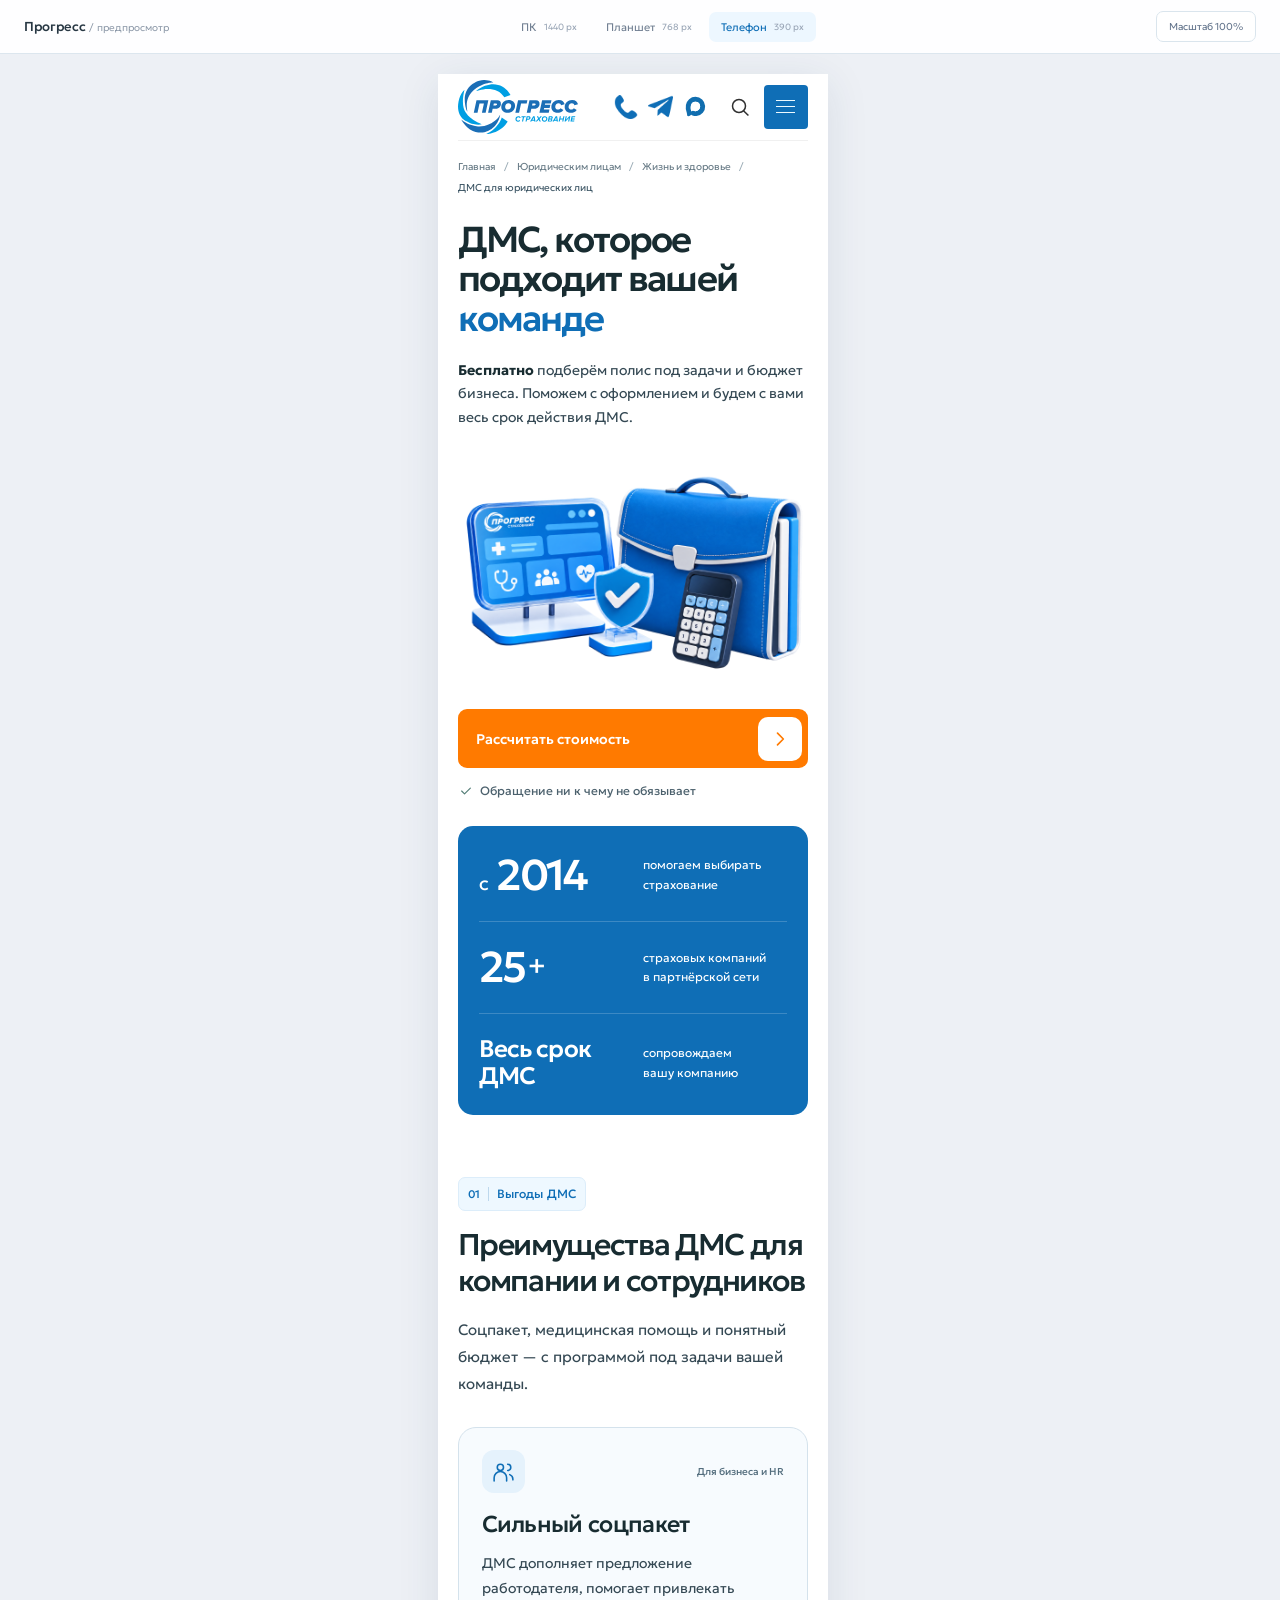
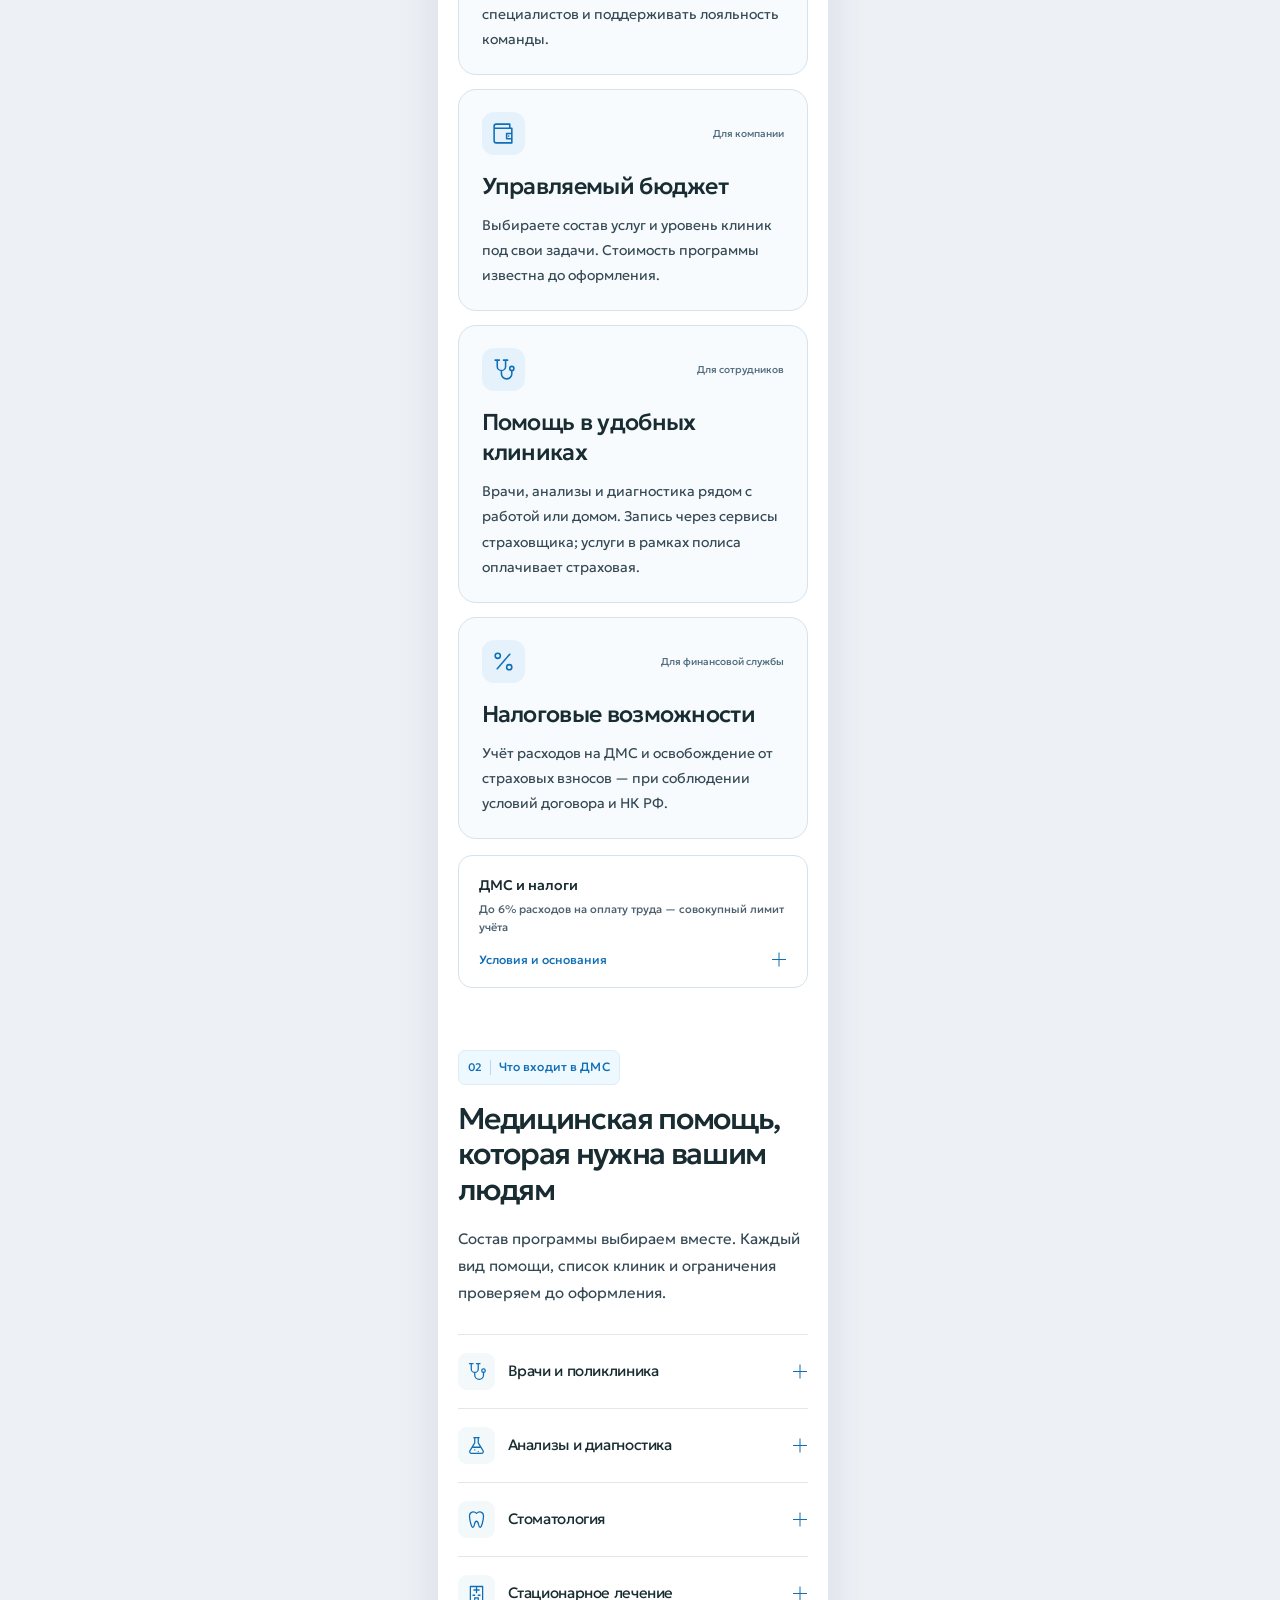
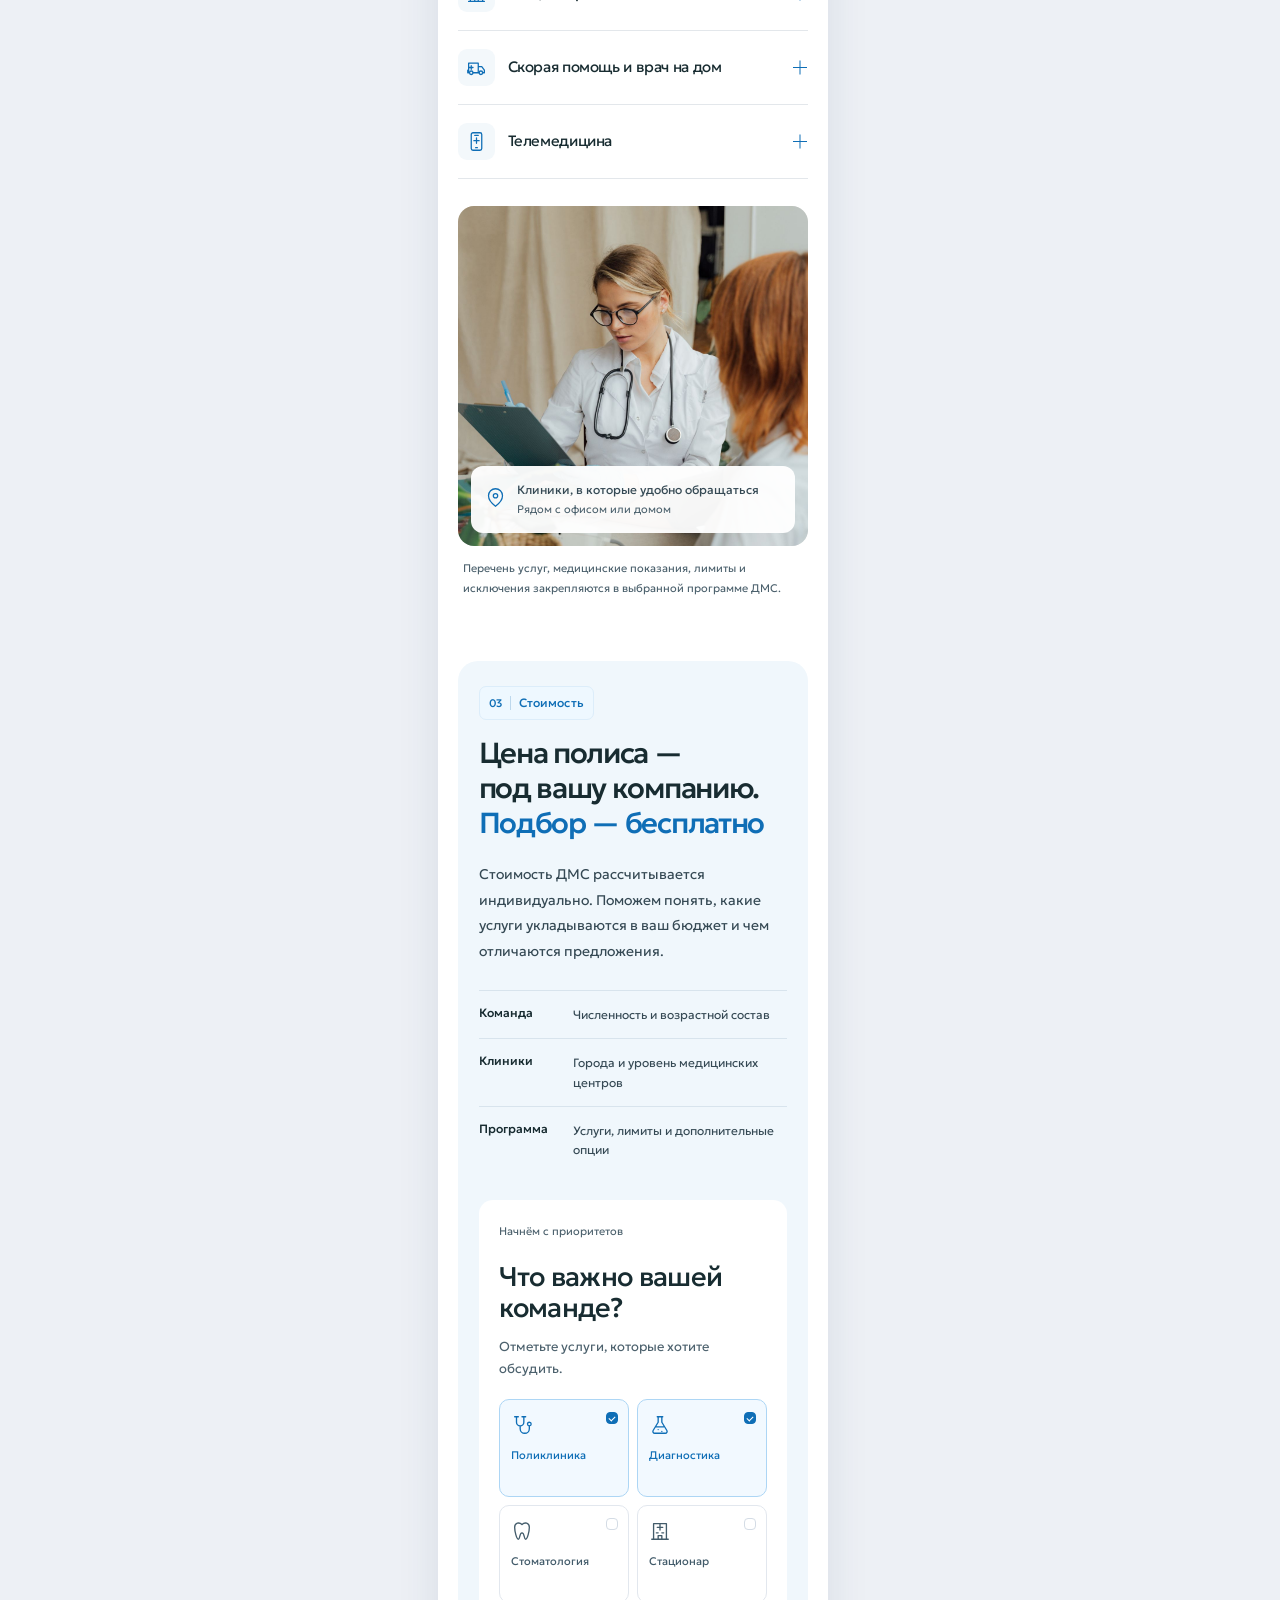
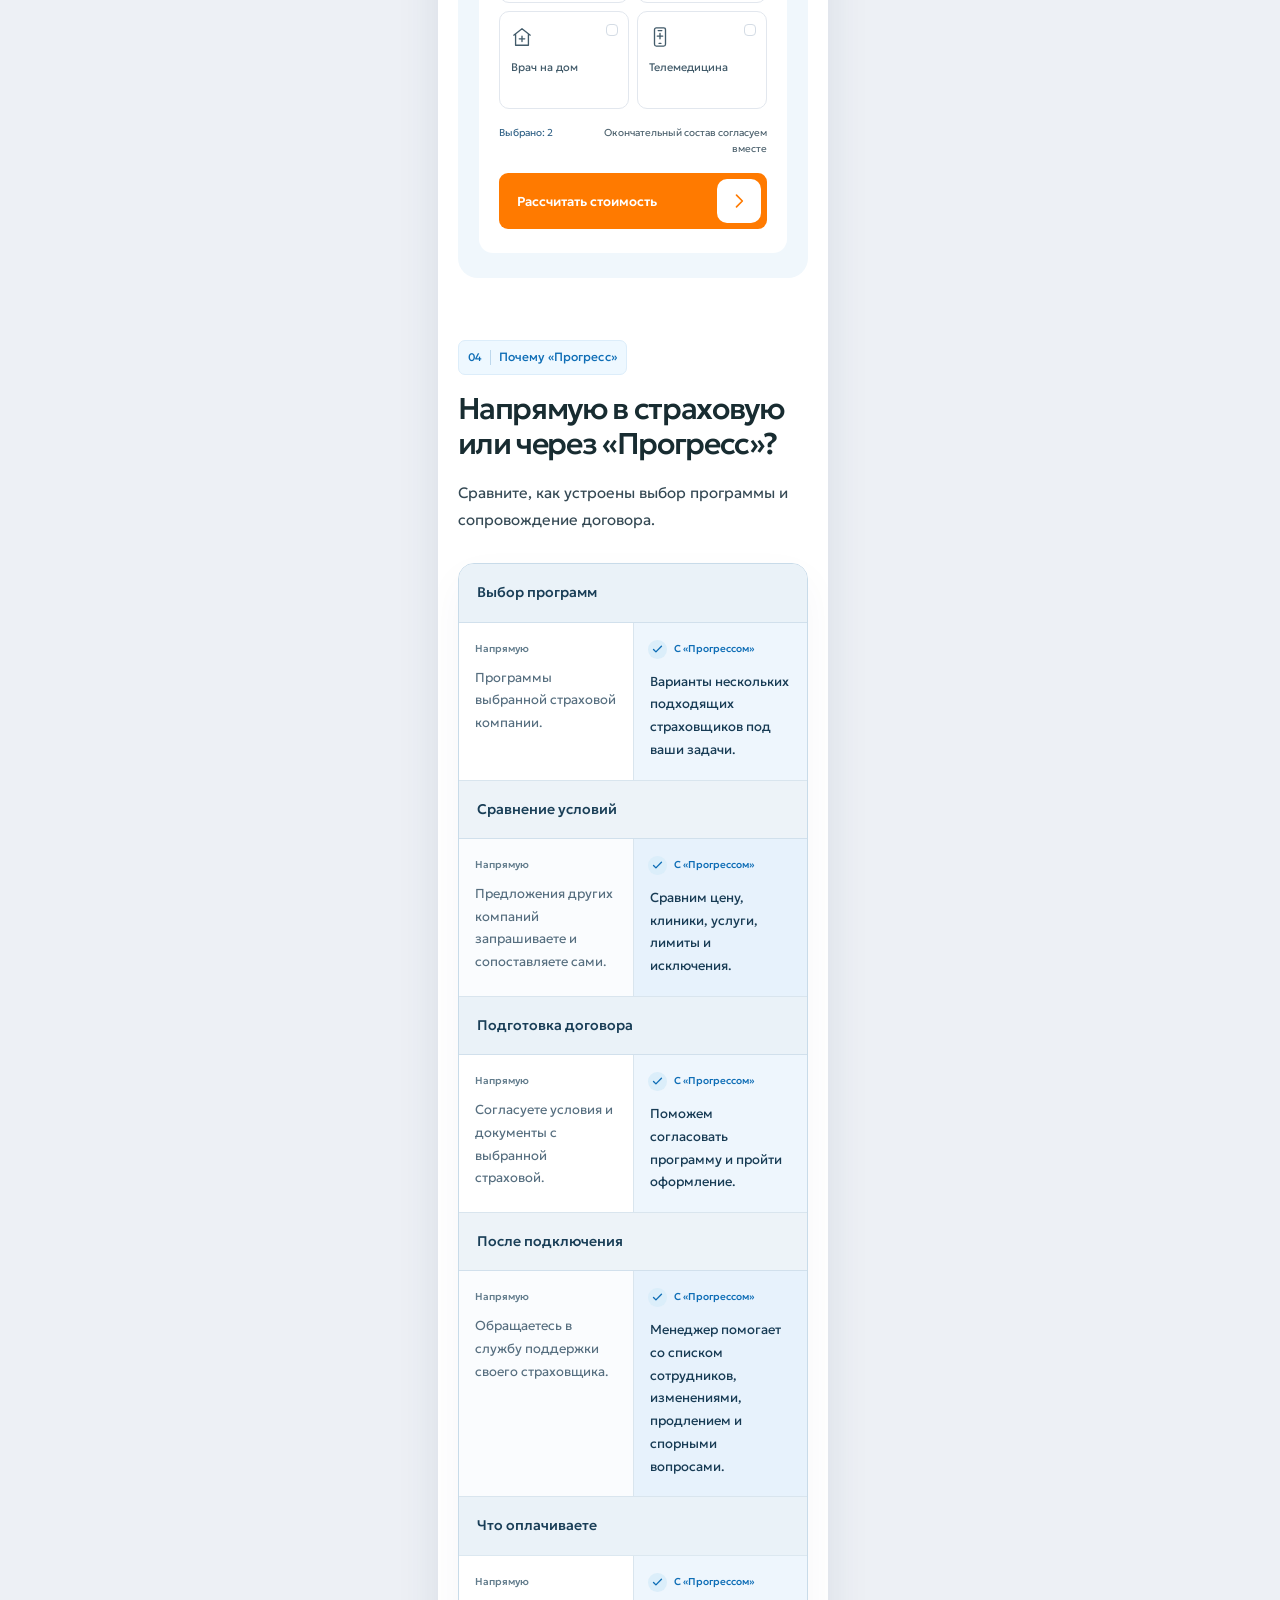
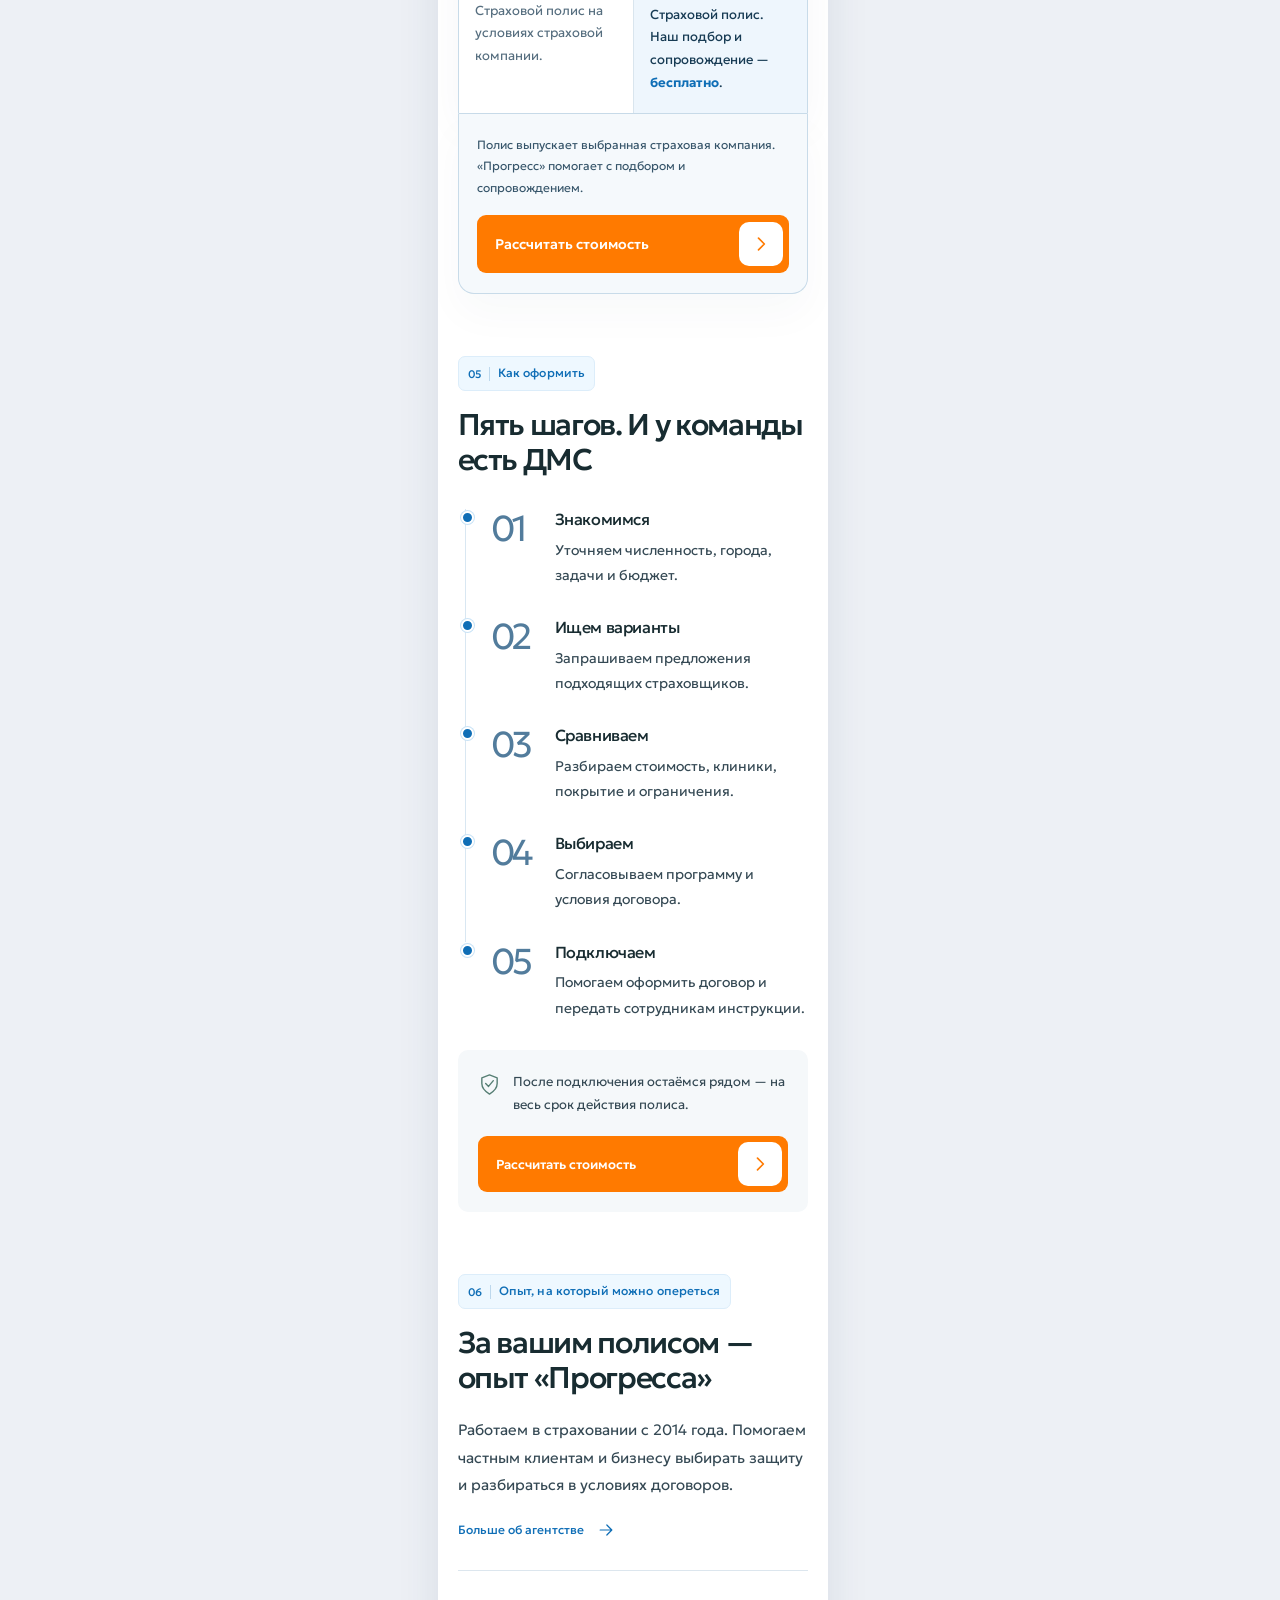
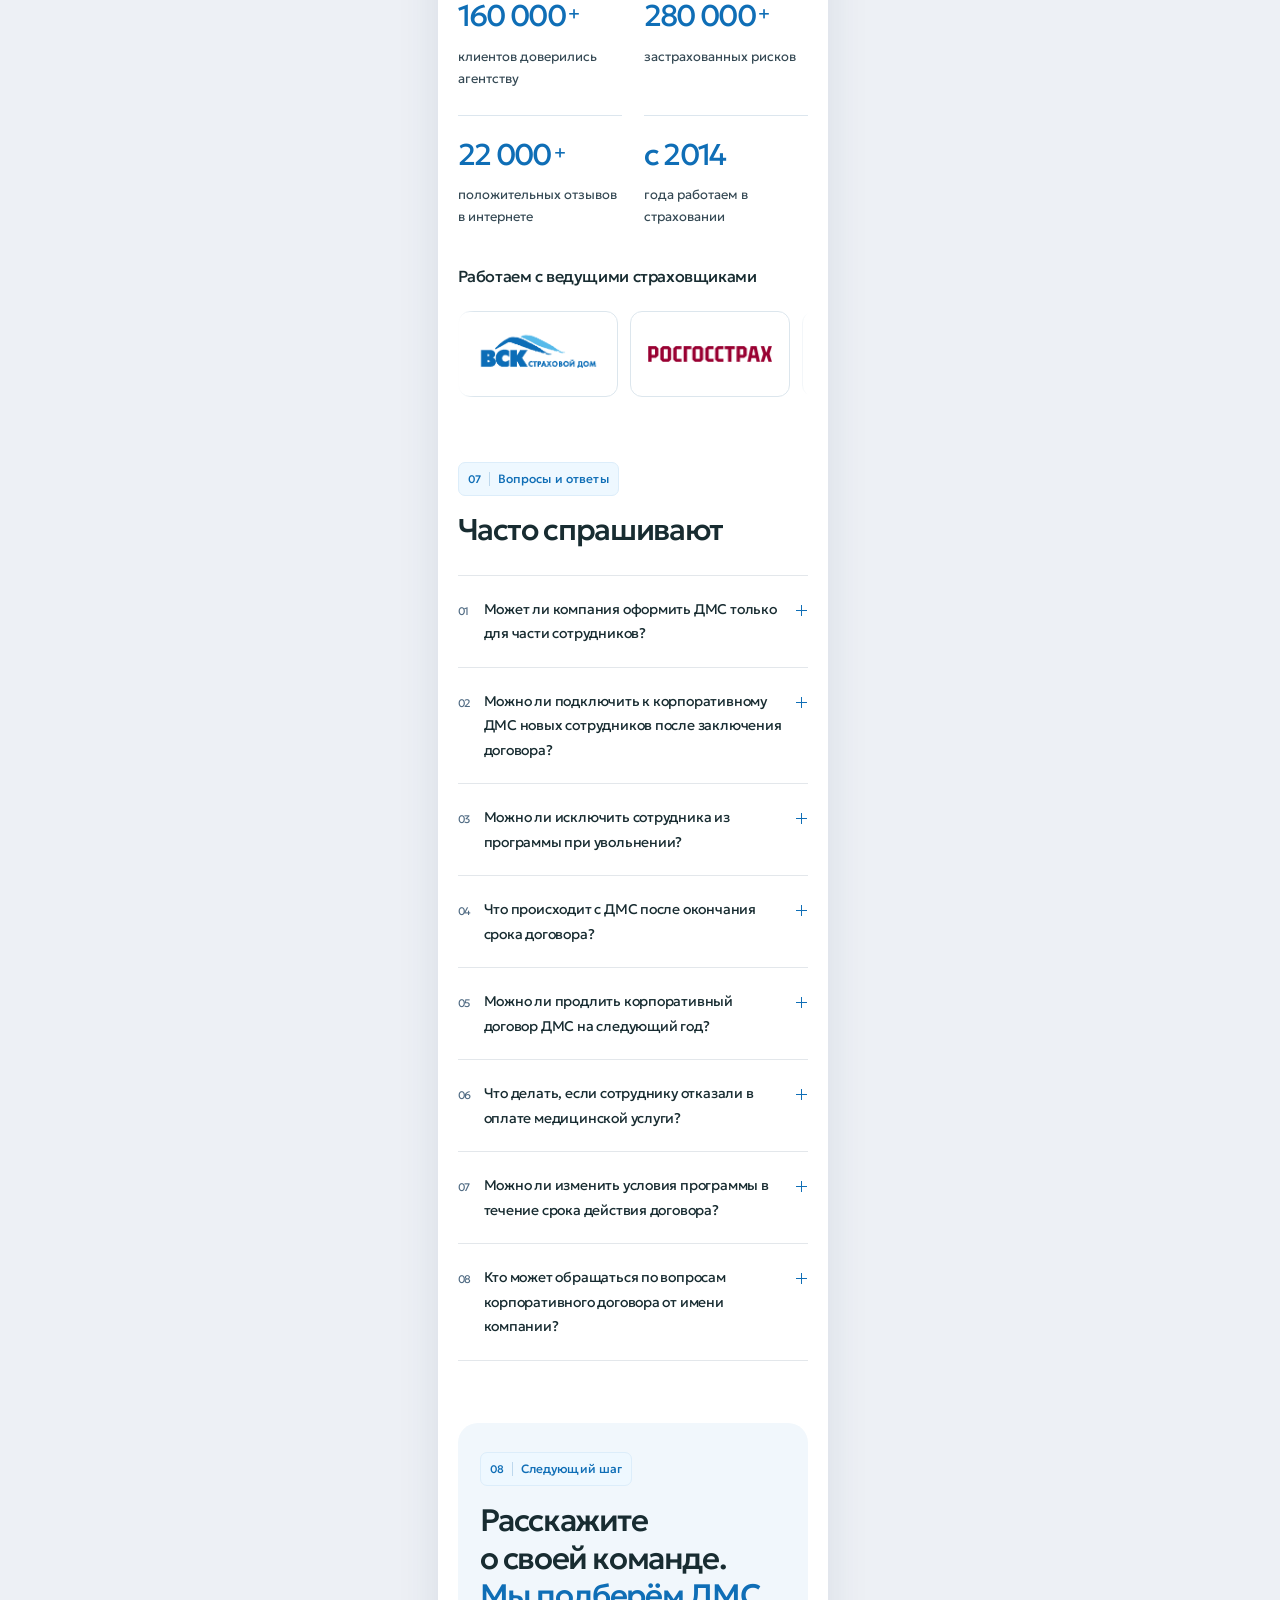
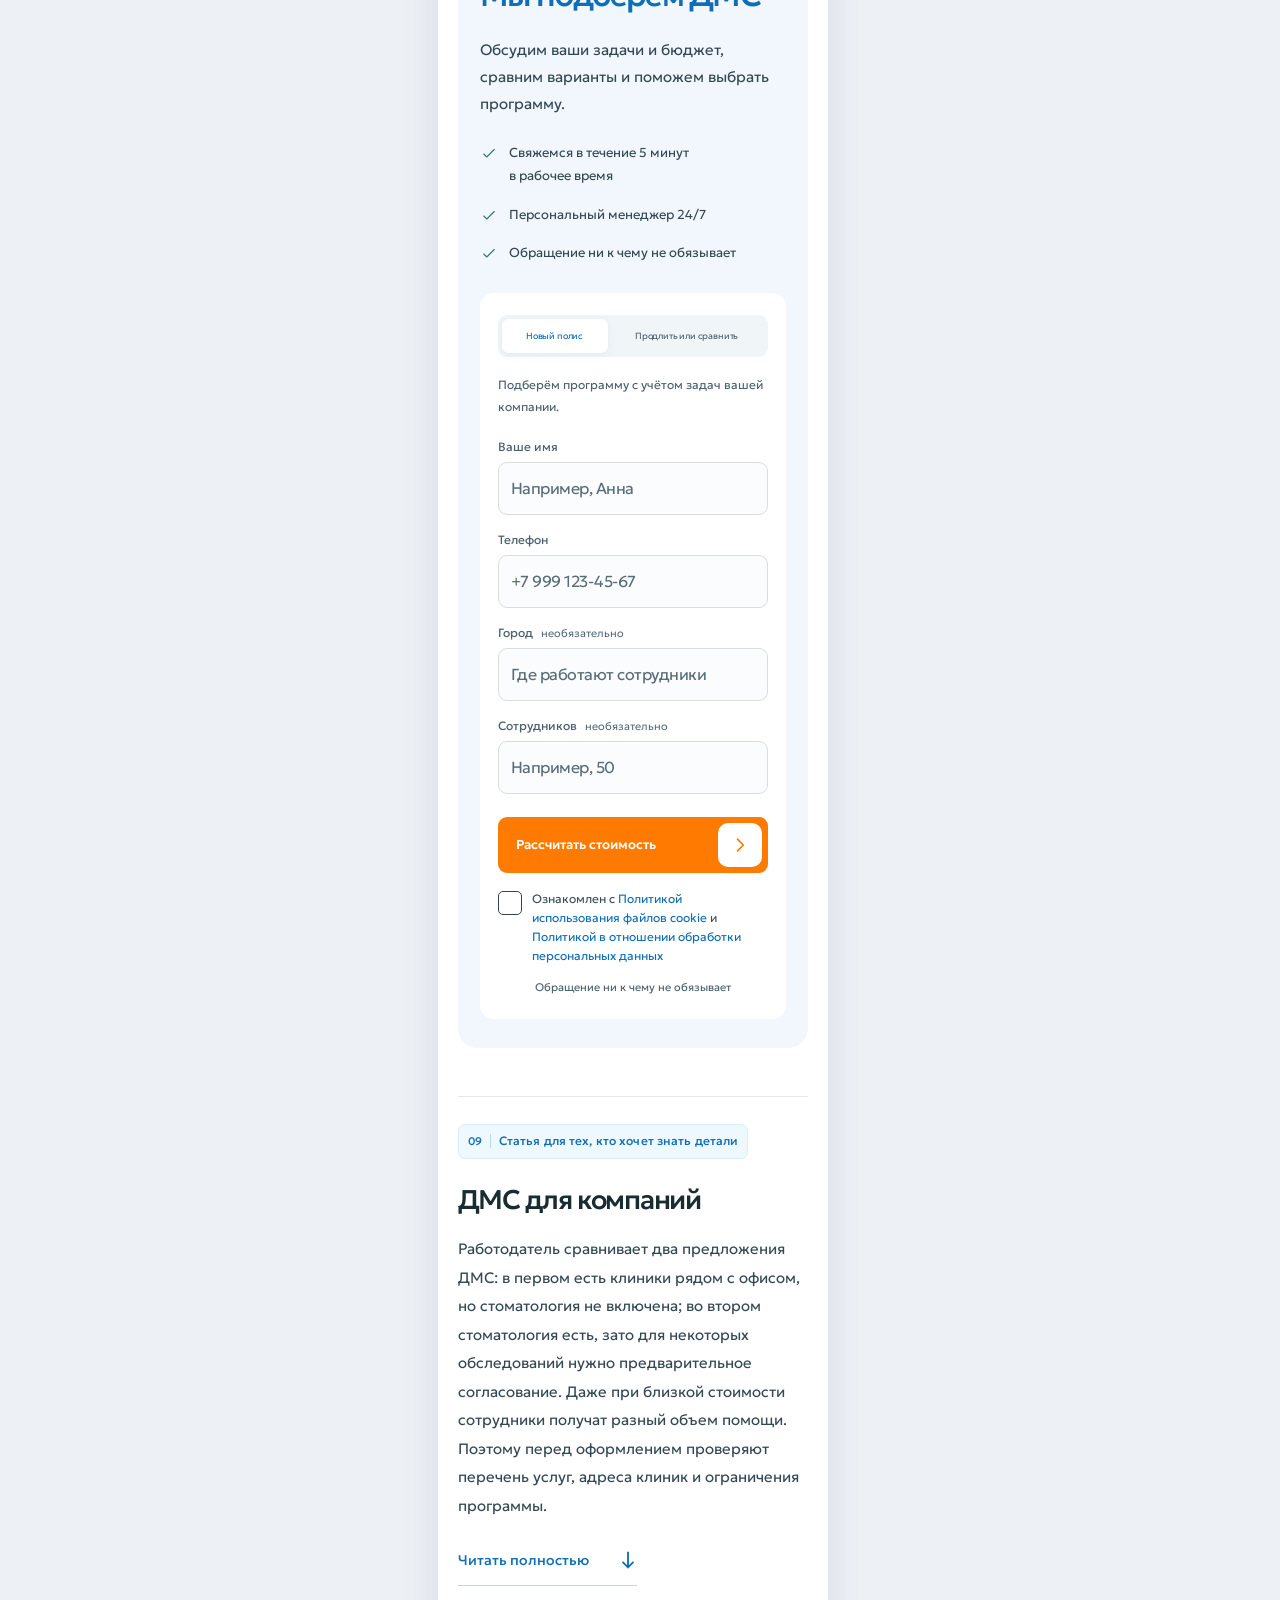
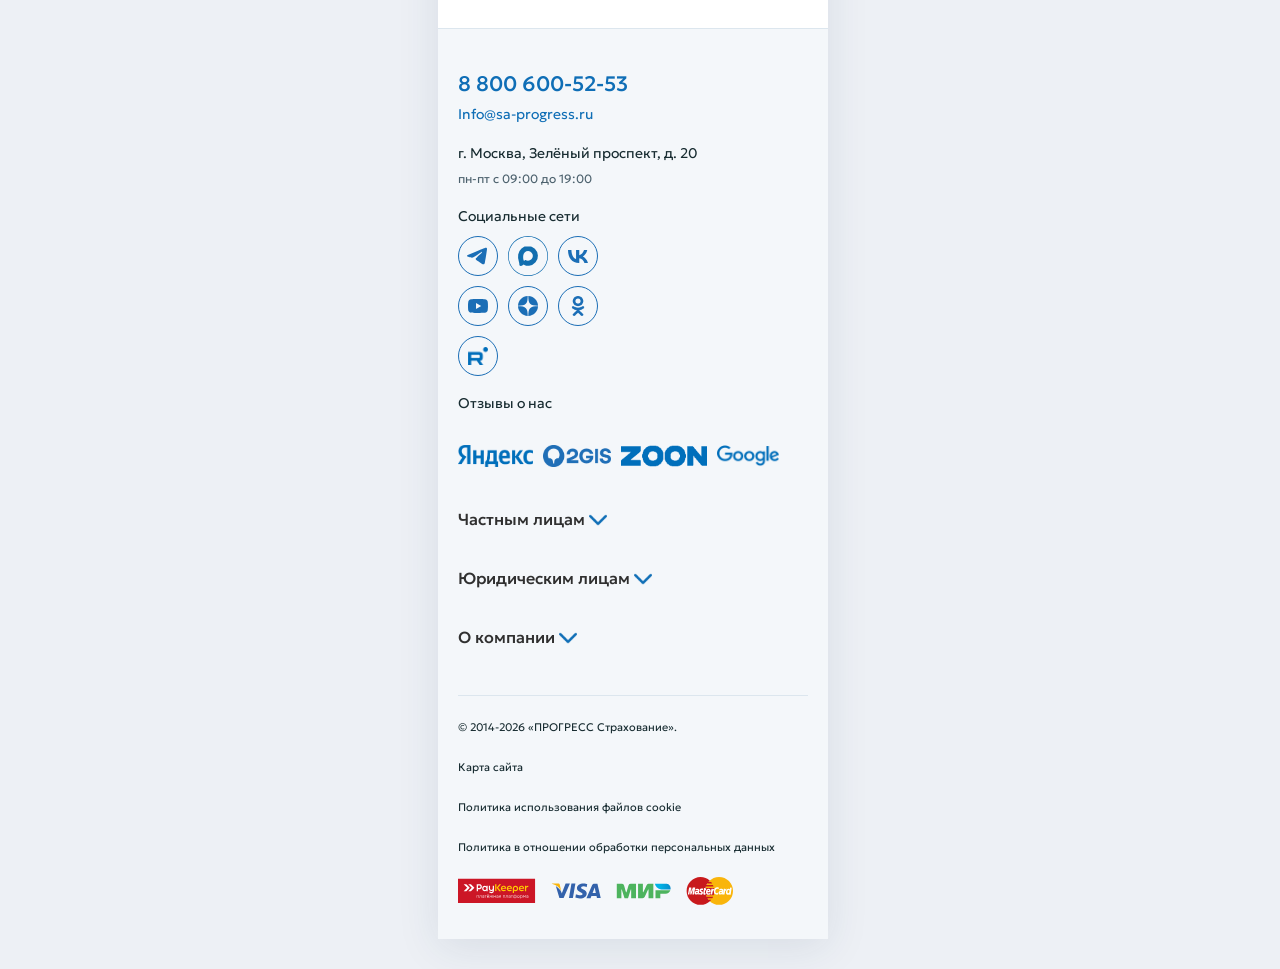
<file: mobile.html>
<!doctype html>
<html lang="ru" data-review="mobile" data-width="390">
<head>
  <meta charset="utf-8">
  <meta name="viewport" content="width=device-width,initial-scale=1">
  <meta name="robots" content="noindex,nofollow">
  <meta name="theme-color" content="#ffffff">
  <meta name="description" content="Бесплатный подбор ДМС для сотрудников под задачи и бюджет вашей компании. Прогресс Страхование — на вашей стороне весь срок полиса.">
  <title>Телефон 390 — ДМС Прогресс</title>
  <link rel="icon" href="./assets/favicon.svg" type="image/svg+xml">
  <link rel="preload" href="./assets/fonts/Geologica-Variable.ttf" as="font" type="font/ttf" crossorigin>
  <link rel="stylesheet" href="./previews/mobile.css?v=850263bdbdf3">
  <link rel="stylesheet" href="./assets/vendor/lenis/lenis.css?v=850263bdbdf3">
  <script src="./assets/vendor/lenis/lenis.min.js?v=850263bdbdf3" defer></script>
  <script src="./scroll.js?v=850263bdbdf3" defer></script>
  <script src="./app.js?v=850263bdbdf3" defer></script>
  <script src="./assets/vendor/hystmodal/hystmodal.js?v=850263bdbdf3" defer></script>
  <script src="./site-chrome.js?v=850263bdbdf3" defer></script>
  <script type="application/ld+json">
{
  "@context": "https://schema.org",
  "@type": "BreadcrumbList",
  "itemListElement": [
    {
      "@type": "ListItem",
      "position": 1,
      "name": "Главная",
      "item": "https://sa-progress.ru/"
    },
    {
      "@type": "ListItem",
      "position": 2,
      "name": "Юридическим лицам",
      "item": "https://sa-progress.ru/yuridicheskim-liczam/"
    },
    {
      "@type": "ListItem",
      "position": 3,
      "name": "Жизнь и здоровье",
      "item": "https://sa-progress.ru/yuridicheskim-liczam/mediczina/"
    },
    {
      "@type": "ListItem",
      "position": 4,
      "name": "ДМС для юридических лиц"
    }
  ]
}
  </script>
<link rel="stylesheet" href="./review.css?v=850263bdbdf3"><script src="./review.js?v=850263bdbdf3" defer></script></head>
<body><div class="review-toolbar"><a class="review-brand" href="./index.html" title="Открыть обычную адаптивную страницу">Прогресс <span>/ предпросмотр</span></a><nav aria-label="Формат предпросмотра"><a href="./desktop.html">ПК<span>1440 px</span></a><a href="./tablet.html">Планшет<span>768 px</span></a><a href="./mobile.html" aria-current="page">Телефон<span>390 px</span></a></nav><button id="review-scale" type="button" aria-pressed="false">Масштаб 100%</button></div><div class="review-stage"><div class="review-canvas">
  <div class="source-chrome source-chrome-header"><header class="header">
    <div class="content-wrapper">
        <div class="header__wrapper">
        <a class="header__logo" href="https://sa-progress.ru/">
            <img class="logo-img" src="./assets/original-site/img/logo.svg" alt="Прогресс стархование логотип">
        </a>
        <nav class="menu-top">
            <ul class="menu-top__list">
    <li class="menu-top__item js-menu-top-item first" data-is-active="yes">
        <a href="https://sa-progress.ru/chastnyim-liczam/" class="js-top-menu-section-item" data-type="private">Частным лицам</a>
            </li>

    <li class="menu-top__item js-menu-top-item" data-is-active="no">
        <a href="https://sa-progress.ru/yuridicheskim-liczam/" class="js-top-menu-section-item" data-type="corporate">Юр. лицам</a>
            </li>

    <li class="menu-top__item js-menu-top-item">
        <a href="https://sa-progress.ru/finansovyie-uslugi/">Фин. услуги</a>
            </li>

    <li class="menu-top__item js-menu-top-item">
        <a href="https://sa-progress.ru/o-kompanii/">О компании</a>
            </li>

    <li class="menu-top__item js-menu-top-item">
        <a href="https://sa-progress.ru/partnery">Наши партнеры</a>
            </li>

    <li class="menu-top__item js-menu-top-item last">
        <a href="https://sa-progress.ru/kontaktyi">Контакты</a>
            </li>
</ul>        </nav>
        <div class="callback-btn__wrapper">
            <button class="callback-btn-desktop cta-button" data-hystmodal="#feedback-form-short"><span>Заказать звонок</span><span class="cta-endcap" aria-hidden="true"><svg viewBox="0 0 24 24"><path d="m9 5 7 7-7 7"/></svg></span></button>
            <a class="callback-btn-mobile" href="tel:88006005253">
                <img class="callback-btn-mobile__img" src="./assets/original-site/img/icons/callback.png" alt="callback">
            </a>
        </div>
        <div class="header__social">
            <a href="https://t.me/Progress_strahovanie" class="header__social-item" target="_blank" rel="nofollow noopener noreferrer">
                <img src="./assets/original-site/img/icons/telegram.png">
            </a>
            <a href="https://max.ru/u/f9LHodD0cOL1nK710Nd3do71_UiDQPEofr9h8V5QH5dgAX2QZrWWFHqI5sg" class="header__social-item" target="_blank" rel="nofollow noopener noreferrer">
                <img src="./assets/original-site/img/icons/max-simple.svg">
            </a>
        </div>
        <div class="header__contacts">
            <a class="header-phone" href="tel:88006005253">8 800 600-52-53</a>
            <a class="header-mail" href="mailto:info@sa-progress.ru">Info@sa-progress.ru</a>
        </div>
        <div class="mobile-search" data-hystmodal="#mobile-search">
            <div class="mobile-search__icon">
                <svg><use xlink:href="./assets/original-site/sprite.svg#icon-search"></use></svg>
            </div>
        </div>
        <div class="mobile-menu__btn js-open-mobile-menu">
            <span></span>
            <span></span>
            <span></span>
         </div>
        
        <div class="desktop-menu">
            <div class="desktop-menu-wrapper">
                <a href="https://sa-progress.ru/" class="desktop-menu__logo">
                    <img src="./assets/original-site/img/logo-mini.svg" alt="logo">
                </a>
                <nav class="nav-desktop">
                    

<ul class="nav-desktop__list main-menu">
        
<li class="nav-desktop__item main-menu__item first level1">
    <a href="https://sa-progress.ru/chastnyim-liczam/kasko/">КАСКО</a>
        <ul class="main-submenu">
    <div class="main-submenu__wrapper">
        <li class="main-submenu__item first level1">
    <a class="main-submenu__link" href="https://sa-progress.ru/chastnyim-liczam/kasko/mini-kasko">Мини-КАСКО</a>
    </li>


<li class="main-submenu__item level1">
    <a class="main-submenu__link" href="https://sa-progress.ru/chastnyim-liczam/kasko/strahovka-kasko-s-franshizoy">КАСКО с франшизой</a>
    </li>


<li class="main-submenu__item last level1">
    <a class="main-submenu__link" href="https://sa-progress.ru/chastnyim-liczam/kasko/kasko-ot-ugona-i-polnoj-gibeli">КАСКО от угона и полной гибели</a>
    </li>


    </div>
</ul></li>    
<li class="nav-desktop__item main-menu__item level1">
    <a href="https://sa-progress.ru/chastnyim-liczam/osago/">ОСАГО</a>
        <ul class="main-submenu">
    <div class="main-submenu__wrapper">
        <li class="main-submenu__item first level1">
    <a class="main-submenu__link" href="https://sa-progress.ru/chastnyim-liczam/osago/sinyaya-karta">Синяя карта</a>
    </li>


<li class="main-submenu__item level1">
    <a class="main-submenu__link" href="https://sa-progress.ru/chastnyim-liczam/osago/otkryitaya-straxovka-na-mashinu">ОСАГО без ограничений</a>
    </li>


<li class="main-submenu__item last level1">
    <a class="main-submenu__link" href="https://sa-progress.ru/chastnyim-liczam/osago/dsago">ДСАГО (ДГО)</a>
    </li>


    </div>
</ul></li>    
<li class="nav-desktop__item main-menu__item level1">
    <a href="https://sa-progress.ru/chastnyim-liczam/ipoteka/">Ипотека</a>
        <ul class="main-submenu">
    <div class="main-submenu__wrapper">
        <li class="main-submenu__item first level1">
    <a class="main-submenu__link" href="https://sa-progress.ru/chastnyim-liczam/ipoteka/kompleksnoe-ipotechnoe-straxovanie-v-moskve-czena-kalkulyator-oformlen">Комплексное ипотечное страхование</a>
    </li>


<li class="main-submenu__item level1">
    <a class="main-submenu__link" href="https://sa-progress.ru/chastnyim-liczam/ipoteka/straxovanie-zhizni-dlya-ipoteki">Страхование жизни для ипотеки</a>
    </li>


<li class="main-submenu__item last level1">
    <a class="main-submenu__link" href="https://sa-progress.ru/chastnyim-liczam/ipoteka/titulnoe-straxovanie">Титульное страхование</a>
    </li>


    </div>
</ul></li>    
<li class="nav-desktop__item main-menu__item level1">
    <a href="https://sa-progress.ru/chastnyim-liczam/zhizn-i-zdorove/">Жизнь и здоровье</a>
        <ul class="main-submenu">
    <div class="main-submenu__wrapper">
        <li class="main-submenu__item first level1">
    <a class="main-submenu__link" href="https://sa-progress.ru/chastnyim-liczam/zhizn-i-zdorove/dms">Полис ДМС для физических лиц</a>
    </li>


<li class="main-submenu__item level1">
    <a class="main-submenu__link" href="https://sa-progress.ru/chastnyim-liczam/zhizn-i-zdorove/ns-neschastnyij-sluchaj">Страхование от несчастных случаев и болезней</a>
    </li>


<li class="main-submenu__item level1">
    <a class="main-submenu__link" href="https://sa-progress.ru/chastnyim-liczam/zhizn-i-zdorove/sportivnaya-straxovka">Спортивная страховка</a>
    </li>


<li class="main-submenu__item level1">
    <a class="main-submenu__link" href="https://sa-progress.ru/chastnyim-liczam/zhizn-i-zdorove/onkologicheskie-zabolevaniya">Онкологические заболевания</a>
    </li>


<li class="main-submenu__item level1">
    <a class="main-submenu__link" href="https://sa-progress.ru/chastnyim-liczam/zhizn-i-zdorove/polis-dms-dlya-rebenka">Полис ДМС для ребенка</a>
    </li>


<li class="main-submenu__item level1">
    <a class="main-submenu__link" href="https://sa-progress.ru/chastnyim-liczam/zhizn-i-zdorove/dms-so-stomatologiey-dlya-fizicheskih-lic">ДМС со стоматологией для физических лиц</a>
    </li>


<li class="main-submenu__item level1">
    <a class="main-submenu__link" href="https://sa-progress.ru/chastnyim-liczam/zhizn-i-zdorove/straxovanie-detej">Страхование детей</a>
    </li>


<li class="main-submenu__item last level1">
    <a class="main-submenu__link" href="https://sa-progress.ru/chastnyim-liczam/zhizn-i-zdorove/ukus-kleshha">Страховка от укуса клеща «Антиклещ»</a>
    </li>


    </div>
</ul></li>    
<li class="nav-desktop__item main-menu__item level1">
    <a href="https://sa-progress.ru/chastnyim-liczam/imushhestvo/">Имущество</a>
        <ul class="main-submenu">
    <div class="main-submenu__wrapper">
        <li class="main-submenu__item first level1">
    <a class="main-submenu__link" href="https://sa-progress.ru/chastnyim-liczam/imushhestvo/kvartira-apartamentyi">Страхование квартиры</a>
    </li>


<li class="main-submenu__item level1">
    <a class="main-submenu__link" href="https://sa-progress.ru/chastnyim-liczam/imushhestvo/dom-dacha">Страхование дома и дачи</a>
    </li>


<li class="main-submenu__item level1">
    <a class="main-submenu__link" href="https://sa-progress.ru/chastnyim-liczam/imushhestvo/otvetstvennost-pered-sosedyami">Страхование ответственности перед соседями</a>
    </li>


<li class="main-submenu__item level1">
    <a class="main-submenu__link" href="https://sa-progress.ru/chastnyim-liczam/imushhestvo/straxovanie-ot-padeniya-bpla">Страхование от падения БПЛА</a>
    </li>


<li class="main-submenu__item last level1">
    <a class="main-submenu__link" href="https://sa-progress.ru/chastnyim-liczam/imushhestvo/straxovanie-bani">Страхование бани</a>
    </li>


    </div>
</ul></li>    
<li class="nav-desktop__item main-menu__item level1">
    <a href="https://sa-progress.ru/chastnyim-liczam/puteshestviya/">Путешествия</a>
        <ul class="main-submenu">
    <div class="main-submenu__wrapper">
        <li class="main-submenu__item first level1">
    <a class="main-submenu__link" href="https://sa-progress.ru/chastnyim-liczam/puteshestviya/straxovka-vzr-dlya-vizyi">Страховка выезжающих за рубеж (ВЗР)</a>
    </li>


<li class="main-submenu__item level1">
    <a class="main-submenu__link" href="https://sa-progress.ru/chastnyim-liczam/puteshestviya/straxovanie-puteshestvuyushhix-po-rossii">Страховка для путешествий по России</a>
    </li>


<li class="main-submenu__item level1">
    <a class="main-submenu__link" href="https://sa-progress.ru/chastnyim-liczam/puteshestviya/straxovanie-tura-ot-nevyileta">Страховка от невылета за границу</a>
    </li>


<li class="main-submenu__item level1">
    <a class="main-submenu__link" href="https://sa-progress.ru/chastnyim-liczam/puteshestviya/straxovanie-bagazha-ot-poteri-v-puteshestvii">Страхование багажа от потери в путешествии</a>
    </li>


<li class="main-submenu__item last level1">
    <a class="main-submenu__link" href="https://sa-progress.ru/chastnyim-liczam/puteshestviya/straxovanie-bagazha-pri-perelete">Страхование багажа при перелете</a>
    </li>


    </div>
</ul></li>    
<li class="nav-desktop__item main-menu__item last level1">
    <a href="https://sa-progress.ru/chastnyim-liczam/straxovanie-pitomczev">Домашние животные</a>
        </li>        </ul>                </nav>
                
                <div class="desktop-menu__contacts">
                    <a href="https://t.me/Progress_strahovanie" class="header-icon">
                        <img src="./assets/original-site/img/icons/telegram-white.svg" alt="">
                    </a>
                    <a href="https://max.ru/u/f9LHodD0cOL1nK710Nd3do71_UiDQPEofr9h8V5QH5dgAX2QZrWWFHqI5sg" class="header-icon">
                        <img src="./assets/original-site/img/icons/max-white-simple.svg" alt="">
                    </a>
                    <div class="contacts-wrapper">
                        <a href="tel:88006005253" class="phone">8 800 600-52-53</a>
                        <a href="mailto:info@sa-progress.ru" class="email">info@sa-progress.ru</a>
                    </div>
                </div>
                
                <div class="desktop-menu__search">
                    <div class="search-btn js-toggle-desktop-search-btn">
                        <svg>
                            <use xlink:href="./assets/original-site/sprite.svg#icon-search"></use>
                        </svg>
                    </div>
                    <form id="main-menu-search-form" class="desktop-search__form js-search-form js-hidden" action="https://sa-progress.ru/search" method="get">
    <input id="searchField" type="text" name="query" placeholder="Поиск...">
    <input type="hidden" name="id" value="search">
    
    <div class="desktop-search__btn-close js-toggle-desktop-search-btn js-clear-search-form">
        <svg>
            <use xlink:href="./assets/original-site/sprite.svg#mobile-close"></use>
        </svg>
    </div>
    <button type="submit" class="desktop-search__btn-search ">
        <svg>
            <use xlink:href="./assets/original-site/sprite.svg#icon-search"></use>
        </svg>
    </button>
    
</form>                </div>
            </div>
        </div>

    </div>
    </div>
    

<div class="c-mobile-menu js-mobile-menu js-hidden fixed">
    <div class="mobile-menu-wrapper">
        <div class="section-switch">
            <div class="section-name js-mobile-section-switch active" data-type="private">Частным лицам</div>
            <div class="section-name js-mobile-section-switch " data-type="corporate">Юр. лицам</div>
            <div class="section-name js-mobile-section-switch " data-type="finance">Фин. услуги</div>
        </div>
        <nav class="c-nav-mobile border js-mobile-section " data-type="private">
            <ul class="menu-top__list"><li class="menu-mobile__item first level1 js-mobile-menu-parent" data-link="https://sa-progress.ru/chastnyim-liczam/kasko/" data-title="КАСКО">
    <div>КАСКО</div>
    <div class="mobile-menu__nav-arrow">
        <svg><use xlink:href="./assets/original-site/sprite.svg#mobile-arrow"></use></svg>
    </div>
    <ul class="mobile-menu__inner js-mobile-menu-inner fixed">
    <div class="js-mobile-menu-close-subsection mobile-menu__close-subsection">
        <svg><use xlink:href="./assets/original-site/sprite.svg#mobile-arrow-prev"></use></svg>
        Назад
    </div>
    <a href="" class="mobule-menu__submenu-title js-mobile-menu-submenu-title"></a>
    <li class="menu-mobile__item first level2"><a href="https://sa-progress.ru/chastnyim-liczam/kasko/mini-kasko">Мини-КАСКО</a></li><li class="menu-mobile__item level2"><a href="https://sa-progress.ru/chastnyim-liczam/kasko/strahovka-kasko-s-franshizoy">КАСКО с франшизой</a></li><li class="menu-mobile__item last level2"><a href="https://sa-progress.ru/chastnyim-liczam/kasko/kasko-ot-ugona-i-polnoj-gibeli">КАСКО от угона и полной гибели</a></li></ul></li><li class="menu-mobile__item level1 js-mobile-menu-parent" data-link="https://sa-progress.ru/chastnyim-liczam/osago/" data-title="ОСАГО">
    <div>ОСАГО</div>
    <div class="mobile-menu__nav-arrow">
        <svg><use xlink:href="./assets/original-site/sprite.svg#mobile-arrow"></use></svg>
    </div>
    <ul class="mobile-menu__inner js-mobile-menu-inner fixed">
    <div class="js-mobile-menu-close-subsection mobile-menu__close-subsection">
        <svg><use xlink:href="./assets/original-site/sprite.svg#mobile-arrow-prev"></use></svg>
        Назад
    </div>
    <a href="" class="mobule-menu__submenu-title js-mobile-menu-submenu-title"></a>
    <li class="menu-mobile__item first level2"><a href="https://sa-progress.ru/chastnyim-liczam/osago/sinyaya-karta">Синяя карта</a></li><li class="menu-mobile__item level2"><a href="https://sa-progress.ru/chastnyim-liczam/osago/otkryitaya-straxovka-na-mashinu">ОСАГО без ограничений</a></li><li class="menu-mobile__item last level2"><a href="https://sa-progress.ru/chastnyim-liczam/osago/dsago">ДСАГО (ДГО)</a></li></ul></li><li class="menu-mobile__item level1 js-mobile-menu-parent" data-link="https://sa-progress.ru/chastnyim-liczam/ipoteka/" data-title="Ипотека">
    <div>Ипотека</div>
    <div class="mobile-menu__nav-arrow">
        <svg><use xlink:href="./assets/original-site/sprite.svg#mobile-arrow"></use></svg>
    </div>
    <ul class="mobile-menu__inner js-mobile-menu-inner fixed">
    <div class="js-mobile-menu-close-subsection mobile-menu__close-subsection">
        <svg><use xlink:href="./assets/original-site/sprite.svg#mobile-arrow-prev"></use></svg>
        Назад
    </div>
    <a href="" class="mobule-menu__submenu-title js-mobile-menu-submenu-title"></a>
    <li class="menu-mobile__item first level2"><a href="https://sa-progress.ru/chastnyim-liczam/ipoteka/kompleksnoe-ipotechnoe-straxovanie-v-moskve-czena-kalkulyator-oformlen">Комплексное ипотечное страхование</a></li><li class="menu-mobile__item level2"><a href="https://sa-progress.ru/chastnyim-liczam/ipoteka/straxovanie-zhizni-dlya-ipoteki">Страхование жизни для ипотеки</a></li><li class="menu-mobile__item last level2"><a href="https://sa-progress.ru/chastnyim-liczam/ipoteka/titulnoe-straxovanie">Титульное страхование</a></li></ul></li><li class="menu-mobile__item level1 js-mobile-menu-parent" data-link="https://sa-progress.ru/chastnyim-liczam/zhizn-i-zdorove/" data-title="Жизнь и здоровье">
    <div>Жизнь и здоровье</div>
    <div class="mobile-menu__nav-arrow">
        <svg><use xlink:href="./assets/original-site/sprite.svg#mobile-arrow"></use></svg>
    </div>
    <ul class="mobile-menu__inner js-mobile-menu-inner fixed">
    <div class="js-mobile-menu-close-subsection mobile-menu__close-subsection">
        <svg><use xlink:href="./assets/original-site/sprite.svg#mobile-arrow-prev"></use></svg>
        Назад
    </div>
    <a href="" class="mobule-menu__submenu-title js-mobile-menu-submenu-title"></a>
    <li class="menu-mobile__item first level2"><a href="https://sa-progress.ru/chastnyim-liczam/zhizn-i-zdorove/dms">Полис ДМС для физических лиц</a></li><li class="menu-mobile__item level2"><a href="https://sa-progress.ru/chastnyim-liczam/zhizn-i-zdorove/ns-neschastnyij-sluchaj">Страхование от несчастных случаев и болезней</a></li><li class="menu-mobile__item level2"><a href="https://sa-progress.ru/chastnyim-liczam/zhizn-i-zdorove/sportivnaya-straxovka">Спортивная страховка</a></li><li class="menu-mobile__item level2"><a href="https://sa-progress.ru/chastnyim-liczam/zhizn-i-zdorove/onkologicheskie-zabolevaniya">Онкологические заболевания</a></li><li class="menu-mobile__item level2"><a href="https://sa-progress.ru/chastnyim-liczam/zhizn-i-zdorove/polis-dms-dlya-rebenka">Полис ДМС для ребенка</a></li><li class="menu-mobile__item level2"><a href="https://sa-progress.ru/chastnyim-liczam/zhizn-i-zdorove/dms-so-stomatologiey-dlya-fizicheskih-lic">ДМС со стоматологией для физических лиц</a></li><li class="menu-mobile__item level2"><a href="https://sa-progress.ru/chastnyim-liczam/zhizn-i-zdorove/straxovanie-detej">Страхование детей</a></li><li class="menu-mobile__item last level2"><a href="https://sa-progress.ru/chastnyim-liczam/zhizn-i-zdorove/ukus-kleshha">Страховка от укуса клеща «Антиклещ»</a></li></ul></li><li class="menu-mobile__item level1 js-mobile-menu-parent" data-link="https://sa-progress.ru/chastnyim-liczam/imushhestvo/" data-title="Имущество">
    <div>Имущество</div>
    <div class="mobile-menu__nav-arrow">
        <svg><use xlink:href="./assets/original-site/sprite.svg#mobile-arrow"></use></svg>
    </div>
    <ul class="mobile-menu__inner js-mobile-menu-inner fixed">
    <div class="js-mobile-menu-close-subsection mobile-menu__close-subsection">
        <svg><use xlink:href="./assets/original-site/sprite.svg#mobile-arrow-prev"></use></svg>
        Назад
    </div>
    <a href="" class="mobule-menu__submenu-title js-mobile-menu-submenu-title"></a>
    <li class="menu-mobile__item first level2"><a href="https://sa-progress.ru/chastnyim-liczam/imushhestvo/kvartira-apartamentyi">Страхование квартиры</a></li><li class="menu-mobile__item level2"><a href="https://sa-progress.ru/chastnyim-liczam/imushhestvo/dom-dacha">Страхование дома и дачи</a></li><li class="menu-mobile__item level2"><a href="https://sa-progress.ru/chastnyim-liczam/imushhestvo/otvetstvennost-pered-sosedyami">Страхование ответственности перед соседями</a></li><li class="menu-mobile__item level2"><a href="https://sa-progress.ru/chastnyim-liczam/imushhestvo/straxovanie-ot-padeniya-bpla">Страхование от падения БПЛА</a></li><li class="menu-mobile__item last level2"><a href="https://sa-progress.ru/chastnyim-liczam/imushhestvo/straxovanie-bani">Страхование бани</a></li></ul></li><li class="menu-mobile__item level1 js-mobile-menu-parent" data-link="https://sa-progress.ru/chastnyim-liczam/puteshestviya/" data-title="Путешествия">
    <div>Путешествия</div>
    <div class="mobile-menu__nav-arrow">
        <svg><use xlink:href="./assets/original-site/sprite.svg#mobile-arrow"></use></svg>
    </div>
    <ul class="mobile-menu__inner js-mobile-menu-inner fixed">
    <div class="js-mobile-menu-close-subsection mobile-menu__close-subsection">
        <svg><use xlink:href="./assets/original-site/sprite.svg#mobile-arrow-prev"></use></svg>
        Назад
    </div>
    <a href="" class="mobule-menu__submenu-title js-mobile-menu-submenu-title"></a>
    <li class="menu-mobile__item first level2"><a href="https://sa-progress.ru/chastnyim-liczam/puteshestviya/straxovka-vzr-dlya-vizyi">Страховка выезжающих за рубеж (ВЗР)</a></li><li class="menu-mobile__item level2"><a href="https://sa-progress.ru/chastnyim-liczam/puteshestviya/straxovanie-puteshestvuyushhix-po-rossii">Страховка для путешествий по России</a></li><li class="menu-mobile__item level2"><a href="https://sa-progress.ru/chastnyim-liczam/puteshestviya/straxovanie-tura-ot-nevyileta">Страховка от невылета за границу</a></li><li class="menu-mobile__item level2"><a href="https://sa-progress.ru/chastnyim-liczam/puteshestviya/straxovanie-bagazha-ot-poteri-v-puteshestvii">Страхование багажа от потери в путешествии</a></li><li class="menu-mobile__item last level2"><a href="https://sa-progress.ru/chastnyim-liczam/puteshestviya/straxovanie-bagazha-pri-perelete">Страхование багажа при перелете</a></li></ul></li><li class="menu-mobile__item last level1"><a href="https://sa-progress.ru/chastnyim-liczam/straxovanie-pitomczev">Домашние животные</a></li></ul> 
        </nav>
        <nav class="c-nav-mobile border js-mobile-section js-hidden" data-type="corporate">
            <ul class="menu-top__list"><li class="menu-mobile__item first level1 js-mobile-menu-parent" data-link="https://sa-progress.ru/yuridicheskim-liczam/imushhestvo/" data-title="Имущество">
    <div>Имущество</div>
    <div class="mobile-menu__nav-arrow">
        <svg><use xlink:href="./assets/original-site/sprite.svg#mobile-arrow"></use></svg>
    </div>
    <ul class="mobile-menu__inner js-mobile-menu-inner fixed">
    <div class="js-mobile-menu-close-subsection mobile-menu__close-subsection">
        <svg><use xlink:href="./assets/original-site/sprite.svg#mobile-arrow-prev"></use></svg>
        Назад
    </div>
    <a href="" class="mobule-menu__submenu-title js-mobile-menu-submenu-title"></a>
    <li class="menu-mobile__item first level2">
    <a href="https://sa-progress.ru/yuridicheskim-liczam/imushhestvo/straxovanie-kommercheskoj-nedvizhimosti">Страхование коммерческой недвижимости</a>
    </li>

<li class="menu-mobile__item level2">
    <a href="https://sa-progress.ru/yuridicheskim-liczam/imushhestvo/straxovanie-tmcz-tovara-na-sklade">Страхование (ТМЦ) товара</a>
    </li>

<li class="menu-mobile__item level2">
    <a href="https://sa-progress.ru/yuridicheskim-liczam/imushhestvo/straxovanie-skladov">Страхование складов</a>
    </li>

<li class="menu-mobile__item level2">
    <a href="https://sa-progress.ru/yuridicheskim-liczam/imushhestvo/straxovanie-oborudovaniya-i-inventarya">Страхование оборудования и инвентаря</a>
    </li>

<li class="menu-mobile__item level2">
    <a href="https://sa-progress.ru/yuridicheskim-liczam/imushhestvo/straxovanie-tcz">Страхование ТЦ</a>
    </li>

<li class="menu-mobile__item level2">
    <a href="https://sa-progress.ru/yuridicheskim-liczam/imushhestvo/straxovanie-vyistavok-i-predmetov-iskusstva">Страхование выставок и предметов искусства</a>
    </li>

<li class="menu-mobile__item level2">
    <a href="https://sa-progress.ru/yuridicheskim-liczam/imushhestvo/straxovanie-lizingovogo-imushhestva">Страхование лизингового имущества</a>
    </li>

<li class="menu-mobile__item level2">
    <a href="https://sa-progress.ru/yuridicheskim-liczam/imushhestvo/straxovanie-zalogovogo-imushhestva">Страхование залогового имущества</a>
    </li>

<li class="menu-mobile__item level2">
    <a href="https://sa-progress.ru/yuridicheskim-liczam/imushhestvo/straxovanie-lombardov-i-yuvelirnyix-magazinov">Страхование ломбардов и ювелирных магазинов</a>
    </li>

<li class="menu-mobile__item level2">
    <a href="https://sa-progress.ru/yuridicheskim-liczam/imushhestvo/inzhenernyie-seti-i-kommunikaczii">Инженерные сети и коммуникации</a>
    </li>

<li class="menu-mobile__item level2">
    <a href="https://sa-progress.ru/yuridicheskim-liczam/imushhestvo/straxovanie-bankomatov-i-terminalov-samoobsluzhivaniya">Страхование банкоматов и терминалов самообслуживания</a>
    </li>

<li class="menu-mobile__item level2">
    <a href="https://sa-progress.ru/yuridicheskim-liczam/imushhestvo/straxovanie-restoranov-barov-i-kafe">Страхование ресторанов, баров и кафе</a>
    </li>

<li class="menu-mobile__item level2">
    <a href="https://sa-progress.ru/yuridicheskim-liczam/imushhestvo/straxovanie-gostinicz-i-otelej">Страхование гостиниц и отелей</a>
    </li>

<li class="menu-mobile__item level2">
    <a href="https://sa-progress.ru/yuridicheskim-liczam/imushhestvo/strahovanie-ot-padeniya-bpla-yur-lic">Страхование от падения БПЛА</a>
    </li>

<li class="menu-mobile__item level2">
    <a href="https://sa-progress.ru/yuridicheskim-liczam/imushhestvo/strahovanie-nezhilyh-pomeshcheniy-i-zdaniy">Страхование нежилых помещений и зданий</a>
    </li>

<li class="menu-mobile__item last level2">
    <a href="https://sa-progress.ru/yuridicheskim-liczam/imushhestvo/straxovanie-ofisa">Страхование офиса</a>
    </li>

</ul></li><li class="menu-mobile__item level1 js-mobile-menu-parent" data-link="https://sa-progress.ru/yuridicheskim-liczam/otvetstvennost/" data-title="Ответственность">
    <div>Ответственность</div>
    <div class="mobile-menu__nav-arrow">
        <svg><use xlink:href="./assets/original-site/sprite.svg#mobile-arrow"></use></svg>
    </div>
    <ul class="mobile-menu__inner js-mobile-menu-inner fixed">
    <div class="js-mobile-menu-close-subsection mobile-menu__close-subsection">
        <svg><use xlink:href="./assets/original-site/sprite.svg#mobile-arrow-prev"></use></svg>
        Назад
    </div>
    <a href="" class="mobule-menu__submenu-title js-mobile-menu-submenu-title"></a>
    <li class="menu-mobile__item first level2">
    <a href="https://sa-progress.ru/yuridicheskim-liczam/otvetstvennost/straxovanie-professionalnoj-otvetstvennosti">Страхование профессиональной ответственности</a>
    </li>

<li class="menu-mobile__item level2">
    <a href="https://sa-progress.ru/yuridicheskim-liczam/otvetstvennost/straxovanie-grazhdanskoj-otvetstvennosti">Страхование гражданской ответственности</a>
    </li>

<li class="menu-mobile__item level2">
    <a href="https://sa-progress.ru/yuridicheskim-liczam/otvetstvennost/straxovanie-otvetstvennosti-perevozchikov-gruzov-i-ekspeditorov">Страхование ответственности перевозчиков грузов и экспедиторов</a>
    </li>

    <li class="menu-mobile__item level2">
        <a href="https://sa-progress.ru/page-tags/straxovanie-grazhdanskoj-otvetstvennosti-arendatora">Страхование арендатора</a>
    </li>
    <li class="menu-mobile__item level2">
        <a href="https://sa-progress.ru/page-tags/otvetstvennost-podryadnyix-organizaczij">Ответственность подрядных организаций</a>
    </li>
    <li class="menu-mobile__item level2">
        <a href="https://sa-progress.ru/page-tags/straxovanie-otvetstvennosti-proizvoditelya">Страхование ответственности производителя</a>
    </li>
    <li class="menu-mobile__item level2">
        <a href="https://sa-progress.ru/page-tags/straxovanie-otvetstvennosti-vladelczev-bespilotnikov">Страхование ответственности владельцев беспилотников</a>
    </li>
    <li class="menu-mobile__item level2">
        <a href="https://sa-progress.ru/page-tags/straxovanie-otvetstvennosti-rabotodatelya">Страхование ответственности работодателя</a>
    </li>
    <li class="menu-mobile__item level2">
        <a href="https://sa-progress.ru/page-tags/straxovanie-otvetstvennosti-za-kachestvo-produkczii">Страхование ответственности за качество продукции</a>
    </li>
<li class="menu-mobile__item last level2">
    <a href="https://sa-progress.ru/yuridicheskim-liczam/otvetstvennost/ekologicheskoe-straxovanie-riskov">Страхование экологических рисков</a>
    </li>

</ul></li><li class="menu-mobile__item level1 js-mobile-menu-parent" data-link="https://sa-progress.ru/yuridicheskim-liczam/trasnsport/" data-title="Транспорт">
    <div>Транспорт</div>
    <div class="mobile-menu__nav-arrow">
        <svg><use xlink:href="./assets/original-site/sprite.svg#mobile-arrow"></use></svg>
    </div>
    <ul class="mobile-menu__inner js-mobile-menu-inner fixed">
    <div class="js-mobile-menu-close-subsection mobile-menu__close-subsection">
        <svg><use xlink:href="./assets/original-site/sprite.svg#mobile-arrow-prev"></use></svg>
        Назад
    </div>
    <a href="" class="mobule-menu__submenu-title js-mobile-menu-submenu-title"></a>
    <li class="menu-mobile__item first level2">
    <a href="https://sa-progress.ru/yuridicheskim-liczam/trasnsport/gruzoperevozki">Грузоперевозки</a>
    </li>

<li class="menu-mobile__item level2">
    <a href="https://sa-progress.ru/yuridicheskim-liczam/trasnsport/straxovanie-avtoparka">Страхование автопарка</a>
    </li>

<li class="menu-mobile__item level2">
    <a href="https://sa-progress.ru/yuridicheskim-liczam/trasnsport/kasko-dlya-yuridicheskix-licz">КАСКО</a>
    </li>

<li class="menu-mobile__item level2">
    <a href="https://sa-progress.ru/yuridicheskim-liczam/trasnsport/osago-dlya-yuridicheskix-licz">ОСАГО</a>
    </li>

<li class="menu-mobile__item level2">
    <a href="https://sa-progress.ru/yuridicheskim-liczam/trasnsport/aviatransporta">Авиатранспорт</a>
    </li>

<li class="menu-mobile__item level2">
    <a href="https://sa-progress.ru/yuridicheskim-liczam/trasnsport/straxovanie-morskix-i-rechnyix-sudov">Страхование морских и речных судов</a>
    </li>

<li class="menu-mobile__item level2">
    <a href="https://sa-progress.ru/yuridicheskim-liczam/trasnsport/straxovanie-speczialnoj-texniki/">Страхование специальной техники</a>
    </li>

<li class="menu-mobile__item last level2">
    <a href="https://sa-progress.ru/yuridicheskim-liczam/trasnsport/polis-osgop-taksi">Полис ОСГОП такси</a>
    </li>

</ul></li><li class="menu-mobile__item level1 js-mobile-menu-parent" data-link="https://sa-progress.ru/yuridicheskim-liczam/mediczina/" data-title="Жизнь и здоровье">
    <div>Жизнь и здоровье</div>
    <div class="mobile-menu__nav-arrow">
        <svg><use xlink:href="./assets/original-site/sprite.svg#mobile-arrow"></use></svg>
    </div>
    <ul class="mobile-menu__inner js-mobile-menu-inner fixed">
    <div class="js-mobile-menu-close-subsection mobile-menu__close-subsection">
        <svg><use xlink:href="./assets/original-site/sprite.svg#mobile-arrow-prev"></use></svg>
        Назад
    </div>
    <a href="" class="mobule-menu__submenu-title js-mobile-menu-submenu-title"></a>
    <li class="menu-mobile__item first level2">
    <a href="https://sa-progress.ru/yuridicheskim-liczam/mediczina/dms-dlya-yuridicheskix-licz">ДМС для юридических лиц</a>
    </li>

<li class="menu-mobile__item level2">
    <a href="https://sa-progress.ru/yuridicheskim-liczam/mediczina/straxovanie-zhizni-i-zdorovya-sotrudnikov">Страхование жизни и здоровья сотрудников</a>
    </li>

<li class="menu-mobile__item level2">
    <a href="https://sa-progress.ru/yuridicheskim-liczam/mediczina/kollektivnoe-straxovanie-ot-onkozabolevanij">Коллективное страхование от онкозаболеваний</a>
    </li>

<li class="menu-mobile__item level2">
    <a href="https://sa-progress.ru/yuridicheskim-liczam/mediczina/kollektivnoe-straxovanie-ot-neschastnyix-sluchaev">Коллективное страхование от несчастных случаев</a>
    </li>

<li class="menu-mobile__item last level2">
    <a href="https://sa-progress.ru/yuridicheskim-liczam/mediczina/straxovanie-passazhirov">Страхование пассажиров</a>
    </li>

</ul></li><li class="menu-mobile__item level1 js-mobile-menu-parent" data-link="https://sa-progress.ru/yuridicheskim-liczam/stroitelno-montazhnyie-riski/" data-title="Строительно-монтажные риски">
    <div>Строительно-монтажные риски</div>
    <div class="mobile-menu__nav-arrow">
        <svg><use xlink:href="./assets/original-site/sprite.svg#mobile-arrow"></use></svg>
    </div>
    <ul class="mobile-menu__inner js-mobile-menu-inner fixed">
    <div class="js-mobile-menu-close-subsection mobile-menu__close-subsection">
        <svg><use xlink:href="./assets/original-site/sprite.svg#mobile-arrow-prev"></use></svg>
        Назад
    </div>
    <a href="" class="mobule-menu__submenu-title js-mobile-menu-submenu-title"></a>
    <li class="menu-mobile__item first level2">
    <a href="https://sa-progress.ru/yuridicheskim-liczam/stroitelno-montazhnyie-riski/straxovanie-grazhdanskoj-otvetstvennosti-chlenov-sro-odo">Страхование гражданской ответственности членов СРО (ОДО)</a>
    </li>

<li class="menu-mobile__item last level2">
    <a href="https://sa-progress.ru/yuridicheskim-liczam/stroitelno-montazhnyie-riski/straxovanie-ppgo">Страхование ППГО</a>
    </li>

</ul></li><li class="menu-mobile__item level1 js-mobile-menu-parent" data-link="https://sa-progress.ru/yuridicheskim-liczam/finansovyie-riski/" data-title="Финансовые риски">
    <div>Финансовые риски</div>
    <div class="mobile-menu__nav-arrow">
        <svg><use xlink:href="./assets/original-site/sprite.svg#mobile-arrow"></use></svg>
    </div>
    <ul class="mobile-menu__inner js-mobile-menu-inner fixed">
    <div class="js-mobile-menu-close-subsection mobile-menu__close-subsection">
        <svg><use xlink:href="./assets/original-site/sprite.svg#mobile-arrow-prev"></use></svg>
        Назад
    </div>
    <a href="" class="mobule-menu__submenu-title js-mobile-menu-submenu-title"></a>
    <li class="menu-mobile__item first level2">
    <a href="https://sa-progress.ru/yuridicheskim-liczam/finansovyie-riski/straxovanie-debitorskoj-zadolzhennosti">Страхование дебиторской задолженности</a>
    </li>

<li class="menu-mobile__item level2">
    <a href="https://sa-progress.ru/yuridicheskim-liczam/finansovyie-riski/straxovanie-eksportnyix-kreditov-i-kontraktov">Страхование экспортных кредитов и контрактов</a>
    </li>

<li class="menu-mobile__item level2">
    <a href="https://sa-progress.ru/yuridicheskim-liczam/finansovyie-riski/straxovanie-podtverzhdennogo-akkreditiva">Страхование подтвержденного аккредитива</a>
    </li>

<li class="menu-mobile__item level2">
    <a href="https://sa-progress.ru/yuridicheskim-liczam/finansovyie-riski/straxovanie-ubyitkov-ot-pereryivov-v-proizvodstve">Страхование убытков от перерывов в производстве</a>
    </li>

<li class="menu-mobile__item level2">
    <a href="https://sa-progress.ru/yuridicheskim-liczam/finansovyie-riski/straxovanie-avansovyix-platezhej">Страхование авансовых платежей</a>
    </li>

<li class="menu-mobile__item level2">
    <a href="https://sa-progress.ru/yuridicheskim-liczam/finansovyie-riski/straxovanie-eksportnogo-faktoringa">Страхование экспортного факторинга</a>
    </li>

<li class="menu-mobile__item level2">
    <a href="https://sa-progress.ru/yuridicheskim-liczam/finansovyie-riski/straxovanie-vkladov-yuridicheskix-licz">Страхование вкладов юридических лиц</a>
    </li>

<li class="menu-mobile__item level2">
    <a href="https://sa-progress.ru/yuridicheskim-liczam/finansovyie-riski/straxovanie-bankov-i-finansovyix-institutov-bbb">Страхование банков и финансовых институтов (BBB)</a>
    </li>

<li class="menu-mobile__item level2">
    <a href="https://sa-progress.ru/yuridicheskim-liczam/finansovyie-riski/obyazatelstva-po-dogovoru">Обязательства по договору</a>
    </li>

<li class="menu-mobile__item last level2">
    <a href="https://sa-progress.ru/yuridicheskim-liczam/finansovyie-riski/straxovanie-kommercheskix-kreditov">Страхование коммерческих кредитов</a>
    </li>

</ul></li><li class="menu-mobile__item level1">
    <a href="https://sa-progress.ru/yuridicheskim-liczam/kiberriski">Киберриски</a>
    </li>

<li class="menu-mobile__item level1 js-mobile-menu-parent" data-link="https://sa-progress.ru/yuridicheskim-liczam/opasnyie-obektyi-opo/" data-title="Страхование ОПО (ОСОПО)">
    <div>Страхование ОПО (ОСОПО)</div>
    <div class="mobile-menu__nav-arrow">
        <svg><use xlink:href="./assets/original-site/sprite.svg#mobile-arrow"></use></svg>
    </div>
    <ul class="mobile-menu__inner js-mobile-menu-inner fixed">
    <div class="js-mobile-menu-close-subsection mobile-menu__close-subsection">
        <svg><use xlink:href="./assets/original-site/sprite.svg#mobile-arrow-prev"></use></svg>
        Назад
    </div>
    <a href="" class="mobule-menu__submenu-title js-mobile-menu-submenu-title"></a>
    <li class="menu-mobile__item first level2">
    <a href="https://sa-progress.ru/yuridicheskim-liczam/opasnyie-obektyi-opo/gidrotexnicheskie-sooruzheniya">Страхование гидротехнических сооружений</a>
    </li>

<li class="menu-mobile__item level2">
    <a href="https://sa-progress.ru/yuridicheskim-liczam/opasnyie-obektyi-opo/liftyi-i-podemnyie-mexanizmyi">Страхование лифтов и подъемных механизмов</a>
    </li>

<li class="menu-mobile__item last level2">
    <a href="https://sa-progress.ru/yuridicheskim-liczam/opasnyie-obektyi-opo/straxovanie-rasxodov-po-likvidaczii-posledstvij-chrezvyichajnyix-situa">Страхование расходов по ликвидации последствий чрезвычайных ситуаций</a>
    </li>

</ul></li><li class="menu-mobile__item level1">
    <a href="https://sa-progress.ru/yuridicheskim-liczam/strahovanie-ot-terroristicheskih-aktov">Страхование от террористических актов</a>
    </li>

<li class="menu-mobile__item last level1 js-mobile-menu-parent" data-link="https://sa-progress.ru/yuridicheskim-liczam/agrostraxovanie/" data-title="Агрострахование">
    <div>Агрострахование</div>
    <div class="mobile-menu__nav-arrow">
        <svg><use xlink:href="./assets/original-site/sprite.svg#mobile-arrow"></use></svg>
    </div>
    <ul class="mobile-menu__inner js-mobile-menu-inner fixed">
    <div class="js-mobile-menu-close-subsection mobile-menu__close-subsection">
        <svg><use xlink:href="./assets/original-site/sprite.svg#mobile-arrow-prev"></use></svg>
        Назад
    </div>
    <a href="" class="mobule-menu__submenu-title js-mobile-menu-submenu-title"></a>
    <li class="menu-mobile__item first level2">
    <a href="https://sa-progress.ru/yuridicheskim-liczam/agrostraxovanie/straxovanie-urozhaya-selskoxozyajstvennyix-kultur-i-mnogoletnix-nasazh">Страхование урожая сельскохозяйственных культур и многолетних насаждений</a>
    </li>

<li class="menu-mobile__item level2">
    <a href="https://sa-progress.ru/yuridicheskim-liczam/agrostraxovanie/straxovanie-selskoxozyajstvennyix-zhivotnyix">Страхование сельскохозяйственных животных</a>
    </li>

<li class="menu-mobile__item last level2">
    <a href="https://sa-progress.ru/yuridicheskim-liczam/agrostraxovanie/straxovanie-akvakultur">Страхование аквакультур</a>
    </li>

</ul></li></ul> 
        </nav>
        <nav class="c-nav-mobile border js-mobile-section js-hidden" data-type="finance">
            <ul class="menu-top__list"><li class="menu-mobile__item first level1 js-mobile-menu-parent" data-link="https://sa-progress.ru/finansovyie-uslugi/lizing-avto/" data-title="Лизинг">
    <div>Лизинг</div>
    <div class="mobile-menu__nav-arrow">
        <svg><use xlink:href="./assets/original-site/sprite.svg#mobile-arrow"></use></svg>
    </div>
    <ul class="mobile-menu__inner js-mobile-menu-inner fixed">
    <div class="js-mobile-menu-close-subsection mobile-menu__close-subsection">
        <svg><use xlink:href="./assets/original-site/sprite.svg#mobile-arrow-prev"></use></svg>
        Назад
    </div>
    <a href="" class="mobule-menu__submenu-title js-mobile-menu-submenu-title"></a>
    <li class="menu-mobile__item first level2">
    <a href="https://sa-progress.ru/finansovyie-uslugi/lizing-avto/lizing-avtobusov-i-mikroavtobusov">Лизинг автобусов и микроавтобусов</a>
    </li>

<li class="menu-mobile__item level2">
    <a href="https://sa-progress.ru/finansovyie-uslugi/lizing-avto/avtomobilniy-lizing-pod-taksi">Автомобильный лизинг под такси</a>
    </li>

<li class="menu-mobile__item level2">
    <a href="https://sa-progress.ru/finansovyie-uslugi/lizing-avto/lizing-kommercheskogo-transporta">Лизинг коммерческого транспорта</a>
    </li>

<li class="menu-mobile__item level2">
    <a href="https://sa-progress.ru/finansovyie-uslugi/lizing-avto/gruzovyie-avtomobili-v-lizing">Грузовые автомобили в лизинг</a>
    </li>

<li class="menu-mobile__item level2">
    <a href="https://sa-progress.ru/finansovyie-uslugi/lizing-avto/lizing-specztexniki">Лизинг спецтехники</a>
    </li>

<li class="menu-mobile__item last level2">
    <a href="https://sa-progress.ru/finansovyie-uslugi/lizing-avto/lizing-oborudovaniya">Лизинг оборудования</a>
    </li>

</ul></li><li class="menu-mobile__item last level1 js-mobile-menu-parent" data-link="https://sa-progress.ru/finansovyie-uslugi/pomoshch-v-poluchenii-bankovskoy-garantii/" data-title="Обеспечение банковской гарантии">
    <div>Обеспечение банковской гарантии</div>
    <div class="mobile-menu__nav-arrow">
        <svg><use xlink:href="./assets/original-site/sprite.svg#mobile-arrow"></use></svg>
    </div>
    <ul class="mobile-menu__inner js-mobile-menu-inner fixed">
    <div class="js-mobile-menu-close-subsection mobile-menu__close-subsection">
        <svg><use xlink:href="./assets/original-site/sprite.svg#mobile-arrow-prev"></use></svg>
        Назад
    </div>
    <a href="" class="mobule-menu__submenu-title js-mobile-menu-submenu-title"></a>
    <li class="menu-mobile__item first level2">
    <a href="https://sa-progress.ru/finansovyie-uslugi/pomoshch-v-poluchenii-bankovskoy-garantii/kommercheskaya-bankovskaya-garantiya">Коммерческая банковская гарантия</a>
    </li>

<li class="menu-mobile__item last level2">
    <a href="https://sa-progress.ru/finansovyie-uslugi/pomoshch-v-poluchenii-bankovskoy-garantii/srochnoe-poluchenie-bankovskoj-garantii">Срочное получение банковской гарантии</a>
    </li>

</ul></li></ul> 
        </nav>
        <nav class="c-nav-mobile border">
            <ul class="menu-top__list"><li class="menu-mobile__item first level1 js-mobile-menu-parent" data-link="https://sa-progress.ru/finansovyie-uslugi/" data-title="Фин. услуги">
    <div>Фин. услуги</div>
    <div class="mobile-menu__nav-arrow">
        <svg><use xlink:href="./assets/original-site/sprite.svg#mobile-arrow"></use></svg>
    </div>
    <ul class="mobile-menu__inner js-mobile-menu-inner fixed">
    <div class="js-mobile-menu-close-subsection mobile-menu__close-subsection">
        <svg><use xlink:href="./assets/original-site/sprite.svg#mobile-arrow-prev"></use></svg>
        Назад
    </div>
    <a href="" class="mobule-menu__submenu-title js-mobile-menu-submenu-title"></a>
    <li class="menu-mobile__item first level2"><a href="https://sa-progress.ru/finansovyie-uslugi/lizing-avto/">Лизинг</a></li><li class="menu-mobile__item last level2"><a href="https://sa-progress.ru/finansovyie-uslugi/pomoshch-v-poluchenii-bankovskoy-garantii/">Обеспечение банковской гарантии</a></li></ul></li><li class="menu-mobile__item level1 js-mobile-menu-parent" data-link="https://sa-progress.ru/o-kompanii/" data-title="О компании">
    <div>О компании</div>
    <div class="mobile-menu__nav-arrow">
        <svg><use xlink:href="./assets/original-site/sprite.svg#mobile-arrow"></use></svg>
    </div>
    <ul class="mobile-menu__inner js-mobile-menu-inner fixed">
    <div class="js-mobile-menu-close-subsection mobile-menu__close-subsection">
        <svg><use xlink:href="./assets/original-site/sprite.svg#mobile-arrow-prev"></use></svg>
        Назад
    </div>
    <a href="" class="mobule-menu__submenu-title js-mobile-menu-submenu-title"></a>
    <li class="menu-mobile__item first level2"><a href="https://sa-progress.ru/o-kompanii/nasha-komanda">Наша команда</a></li><li class="menu-mobile__item level2"><a href="https://sa-progress.ru/o-kompanii/nashi-partneryi/">Страховые компании</a></li><li class="menu-mobile__item level2"><a href="https://sa-progress.ru/o-kompanii/nashi-klientyi">Наши клиенты</a></li><li class="menu-mobile__item level2"><a href="https://sa-progress.ru/o-kompanii/dostizheniya">Достижения</a></li><li class="menu-mobile__item level2"><a href="https://sa-progress.ru/o-kompanii/blagodarnosti">Благодарности</a></li><li class="menu-mobile__item level2"><a href="https://sa-progress.ru/o-kompanii/vakansii">Вакансии</a></li><li class="menu-mobile__item level2"><a href="https://sa-progress.ru/o-kompanii/progress-straxovanie-otzyivyi">Отзывы</a></li><li class="menu-mobile__item level2"><a href="https://sa-progress.ru/o-kompanii/dobryie-dela/">Добрые Дела</a></li><li class="menu-mobile__item level2"><a href="https://sa-progress.ru/o-kompanii/dostavka">Доставка</a></li><li class="menu-mobile__item level2"><a href="https://sa-progress.ru/o-kompanii/rekvizityi">Реквизиты</a></li><li class="menu-mobile__item level2"><a href="https://sa-progress.ru/o-kompanii/yuridicheskaya-informacziya">Юридическая информация</a></li><li class="menu-mobile__item level2"><a href="https://sa-progress.ru/o-kompanii/news/">Новости</a></li><li class="menu-mobile__item last level2"><a href="https://sa-progress.ru/o-kompanii/articles/">Полезные статьи</a></li></ul></li><li class="menu-mobile__item last level1"><a href="https://sa-progress.ru/partnery">Наши партнеры</a></li></ul>            <ul class="menu-top__list">
                <li class="menu-mobile__item last level1"><a href="https://sa-progress.ru/o-kompanii/vakansii">Вакансии</a></li>
                <li class="menu-mobile__item last level1"><a href="https://sa-progress.ru/o-kompanii/dobryie-dela/">Добрые дела</a></li>
                <li class="menu-mobile__item last level1"><a href="https://sa-progress.ru/kontaktyi">Контакты</a></li>
            </ul>
        </nav>
        <div class="sitemap-link border">
            <a href="https://sa-progress.ru/karta-saita">Карта сайта</a>
        </div>
        <div class="mobile-contacts">
            <div class="mobile-contacts__links">
              <a href="tel:8 800 600-52-53" class="mobile-contacts__phone">8 800 600-52-53</a>
              <a href="mailto:Info@sa-progress.ru" class="mobile-contacts__mail">Info@sa-progress.ru</a>
            </div>
            <div class="mobile-contacts__adress">
              г. Москва, Зелёный проспект, д. 20<span>пн-пт с 09:00 до 19:00</span>
            </div>
            <div class="mobile-contacts__social">
          <span>Социальные сети</span>
            <div class="mobile-contacts__social-links">
                <a href="https://t.me/Progress_strahovanie" class="mobile-contacts__social-item" target="_blank" rel="nofollow noopener noreferrer">
                  <img class="tg-img" src="./assets/original-site/img/tg.svg" alt="Telegram">
                </a>
                <a href="https://max.ru/id7721855929_biz" class="footer-contacts__social-item full-icon" target="_blank" rel="nofollow noopener noreferrer">
                    <img src="./assets/original-site/img/icons/max.svg" alt="">
                </a>
                <a href="https://vk.com/saprogress" class="mobile-contacts__social-item" target="_blank" rel="nofollow noopener noreferrer">
                  <img src="./assets/original-site/img/vk.svg" alt="VK">
                </a>
                <a href="https://www.youtube.com/@sa_progress" class="mobile-contacts__social-item" target="_blank" rel="nofollow noopener noreferrer">
                  <img class="youtube-img" src="./assets/original-site/img/yt.svg" alt="YouTube">
                </a>
                <a href="https://dzen.ru/sa_progress" class="mobile-contacts__social-item" target="_blank" rel="nofollow noopener noreferrer">
                  <img src="./assets/original-site/img/dzen.svg" alt="Dzen">
                </a>
<!--                 <a 
    href="https://wa.me/+79686810314?text=%D0%97%D0%B4%D1%80%D0%B0%D0%B2%D1%81%D1%82%D0%B2%D1%83%D0%B9%D1%82%D0%B5%21%20%D0%A3%20%D0%BC%D0%B5%D0%BD%D1%8F%20%D0%B2%D0%BE%D0%BF%D1%80%D0%BE%D1%81%20%D0%BF%D0%BE%20%D1%81%D1%82%D1%80%D0%B0%D1%85%D0%BE%D0%B2%D0%B0%D0%BD%D0%B8%D1%8E" 
    class="mobile-contacts__social-item" 
    target="_blank" 
    rel="nofollow noopener noreferrer">
  <img src="/assets/img/icons/wa.png" alt="WhatsApp">
</a> -->
                <a href="https://ok.ru/group/70000004581305" class="mobile-contacts__social-item" target="_blank" rel="nofollow noopener noreferrer">
                  <img src="./assets/original-site/img/icons/ok.png" alt="Одноклассники">
                </a>
                <a href="https://rutube.ru/channel/35334382/" class="mobile-contacts__social-item" target="_blank" rel="nofollow noopener noreferrer">
                  <img src="./assets/original-site/img/icons/rutube.png" alt="Rutube">
                </a>
              </div>
            </div>
        </div>
    </div>

</div>
    </header></div>

  <main>
    <nav class="breadcrumbs" aria-label="Хлебные крошки">
      <ol>
        <li><a href="https://sa-progress.ru/">Главная</a><span class="breadcrumb-divider" aria-hidden="true">/</span></li>
        <li><a href="https://sa-progress.ru/yuridicheskim-liczam/">Юридическим лицам</a><span class="breadcrumb-divider" aria-hidden="true">/</span></li>
        <li><a href="https://sa-progress.ru/yuridicheskim-liczam/mediczina/">Жизнь и здоровье</a><span class="breadcrumb-divider" aria-hidden="true">/</span></li>
        <li><span aria-current="page">ДМС для юридических лиц</span></li>
      </ol>
    </nav>
    <section class="hero" aria-labelledby="hero-title">
      <div class="hero-copy">
        <h1 id="hero-title">ДМС, которое<br>подходит вашей<br><span>команде</span></h1>
        <p class="hero-lead"><strong>Бесплатно</strong> подберём полис под задачи и бюджет бизнеса. Поможем с оформлением и будем с вами весь срок действия ДМС.</p>
        <form class="hero-form" id="hero-form" data-lead-form novalidate aria-label="Рассчитать стоимость ДМС">
          <div class="form-row">
            <label class="field"><span>Ваше имя</span><input name="name" id="hero-name" autocomplete="given-name" placeholder="Например, Анна" required maxlength="80" aria-describedby="name-error"><small class="field-error" id="name-error"></small></label>
            <label class="field"><span>Телефон</span><input name="phone" id="hero-phone" autocomplete="tel" inputmode="tel" type="tel" placeholder="+7 999 123-45-67" required maxlength="22" aria-describedby="phone-error"><small class="field-error" id="phone-error"></small></label>
            <button class="button-primary cta-button" type="submit"><span>Рассчитать стоимость</span><span class="cta-endcap" aria-hidden="true"><svg viewBox="0 0 24 24"><path d="m9 5 7 7-7 7"/></svg></span></button>
          </div>
          <div class="form-consent"><label class="consent-label"><input type="checkbox" name="policy_ack" id="hero-policy" required aria-describedby="hero-policy-error"><span>Ознакомлен с <a href="https://sa-progress.ru/assets/img/dok/politika-ispolzovaniya-fajlov-cookie.pdf" target="_blank" rel="noopener noreferrer">Политикой использования файлов cookie</a> и <a href="https://sa-progress.ru/assets/img/dok/politika-konfidenczialnosti.pdf" target="_blank" rel="noopener noreferrer">Политикой в отношении обработки персональных данных</a></span></label><small class="consent-error" id="hero-policy-error" aria-live="polite"></small></div>
        </form>
        <button class="button-primary cta-button hero-mobile-cta" type="button" data-open-lead data-context="hero" aria-haspopup="dialog" aria-controls="lead-dialog"><span>Рассчитать стоимость</span><span class="cta-endcap" aria-hidden="true"><svg viewBox="0 0 24 24"><path d="m9 5 7 7-7 7"/></svg></span></button>
        <div class="hero-assurance">
          <span><svg viewBox="0 0 22 22" aria-hidden="true"><path d="m5 11 4 4 8-8"/></svg>Обращение ни к чему не обязывает</span>
        </div>
      </div>
      <div class="hero-visual">
        <figure class="hero-photo"><img src="./assets/images/dms-business-medical-transparent.png" alt="Корпоративное ДМС: портфель, экран с медицинскими символами, щит и калькулятор" width="1536" height="1024" fetchpriority="high"></figure>
      </div>
      <dl class="hero-proof" aria-label="Об агентстве">
        <div class="proof-fact"><dt><span class="proof-prefix">с</span> 2014</dt><dd>помогаем выбирать<br>страхование</dd></div>
        <div class="proof-fact"><dt>25<span class="proof-plus">+</span></dt><dd>страховых компаний<br>в партнёрской сети</dd></div>
        <div class="proof-fact"><dt class="proof-duration">Весь срок<br>ДМС</dt><dd>сопровождаем<br>вашу компанию</dd></div>
      </dl>
    </section>
    <section class="section audience-section" id="for-whom" aria-labelledby="audience-title" data-section="2">
  <div class="section-heading benefits-heading"><div><span class="section-kicker"><span class="kicker-index">01</span><span>Выгоды ДМС</span></span><h2 id="audience-title">Преимущества ДМС<br> для компании и сотрудников</h2></div><p class="section-intro">Соцпакет, медицинская помощь и понятный бюджет — с программой под задачи вашей команды.</p></div>
  <div class="benefits-grid">
    <article class="benefits-card"><div class="benefits-card-top"><span class="benefits-icon"><svg class="icon" viewBox="0 0 24 24" aria-hidden="true"><circle cx="9" cy="8" r="3"/><path d="M3 21v-3a6 6 0 0 1 12 0v3M16 5a3 3 0 0 1 0 6m2 4a5 5 0 0 1 3 5"/></svg></span><span class="benefits-audience">Для бизнеса и HR</span></div><h3>Сильный соцпакет</h3><p>ДМС дополняет предложение работодателя, помогает привлекать специалистов и поддерживать лояльность команды.</p></article>
    <article class="benefits-card"><div class="benefits-card-top"><span class="benefits-icon"><svg class="icon" viewBox="0 0 24 24" aria-hidden="true"><path d="M3 7V5a2 2 0 0 1 2-2h13v4M3 7h17v14H5a2 2 0 0 1-2-2V7Zm17 5h-5v5h5M17 14.5h.01"/></svg></span><span class="benefits-audience">Для компании</span></div><h3>Управляемый бюджет</h3><p>Выбираете состав услуг и уровень клиник под свои задачи. Стоимость программы известна до оформления.</p></article>
    <article class="benefits-card"><div class="benefits-card-top"><span class="benefits-icon"><svg class="icon" viewBox="0 0 24 24" aria-hidden="true"><path d="M6 3v6a4 4 0 0 0 8 0V3M4 3h4M12 3h4M10 13v3a5 5 0 0 0 10 0v-3"/><circle cx="20" cy="11" r="2"/></svg></span><span class="benefits-audience">Для сотрудников</span></div><h3>Помощь в удобных клиниках</h3><p>Врачи, анализы и диагностика рядом с работой или домом. Запись через сервисы страховщика; услуги в рамках полиса оплачивает страховая.</p></article>
    <article class="benefits-card"><div class="benefits-card-top"><span class="benefits-icon"><svg class="icon" viewBox="0 0 24 24" aria-hidden="true"><path d="m6 19 12-14"/><circle cx="6.5" cy="6.5" r="2.5"/><circle cx="17.5" cy="17.5" r="2.5"/></svg></span><span class="benefits-audience">Для финансовой службы</span></div><h3>Налоговые возможности</h3><p>Учёт расходов на ДМС и освобождение от страховых взносов — при соблюдении условий договора и НК РФ.</p></article>
  </div>
  <div class="benefits-tax"><details class="tax-details"><summary><span><strong>ДМС и налоги</strong><span class="tax-summary-copy">До 6% расходов на оплату труда — совокупный лимит учёта</span></span><span class="tax-summary-action">Условия и основания<span class="disclosure-mark" aria-hidden="true"></span></span></summary><div>
      <p>Для работодателей, которые учитывают расходы при расчёте налога на прибыль.</p>
      <p>Общий лимит, в пределах которого можно учесть взносы по ДМС вместе с другими расходами, указанными в НК РФ.</p>
      <p>Взносы работодателя по ДМС освобождаются от страховых взносов при соблюдении условий. Важен срок страхования каждого сотрудника.</p>
      <p>Для признания расходов на ДМС договор со страховщиком с соответствующей лицензией должен быть заключён не менее чем на год и предусматривать оплату медицинских расходов работников. Участие работодателя в ДМС предусматривают в трудовом или коллективном договоре.</p>
      <p>Лимит 6% общий: он включает взносы по ДМС, предусмотренные НК РФ договоры на медицинские услуги и расходы из пункта 24.2 статьи 255. Это лимит учитываемых расходов, а не размер экономии на налоге.</p>
      <p>Если страхование работника прекращается раньше года или новый сотрудник включён на срок менее года, освобождение от страховых взносов может не применяться. Итоговый учёт зависит от условий договора и налогового режима компании.</p>
      <p class="tax-sources">Основания: <a href="https://www.consultant.ru/document/cons_doc_LAW_28165/7b1ea255e5f4f1ac2bb055d2d61a28b4a03f6856/" target="_blank" rel="noopener">ст. 255, п. 16 НК РФ</a>; <a href="https://www.consultant.ru/document/cons_doc_LAW_28165/30e4690deae106140c96017db18054a3175e14f6/" target="_blank" rel="noopener">ст. 422, п. 1, подп. 5 НК РФ</a>; <a href="https://www.nalog.gov.ru/rn77/news/activities_fts/15685469/" target="_blank" rel="noopener">разъяснение ФНС о сроке страхования</a>.</p>
    </div></details></div>
</section>


<section class="section coverage-section" id="coverage" aria-labelledby="coverage-title" data-section="3">
  <div class="section-heading"><div><span class="section-kicker"><span class="kicker-index">02</span><span>Что входит в ДМС</span></span><h2 id="coverage-title">Медицинская помощь,<br> которая нужна вашим людям</h2></div><p class="section-intro">Состав программы выбираем вместе. Каждый вид помощи, список клиник и ограничения проверяем до оформления.</p></div>
  <div class="coverage-layout">
    <div class="coverage-options">
      <details class="coverage-option" name="coverage"><summary><span class="service-icon"><svg class="icon" viewBox="0 0 24 24" aria-hidden="true"><path d="M6 3v6a4 4 0 0 0 8 0V3M4 3h4M12 3h4M10 13v3a5 5 0 0 0 10 0v-3"/><circle cx="20" cy="11" r="2"/></svg></span><span>Врачи и поликлиника</span><span class="disclosure-mark" aria-hidden="true"></span></summary><div class="coverage-answer">Приёмы терапевта и профильных специалистов, лечение и процедуры по назначению врача. Уточним доступные клиники, порядок записи и повторных обращений.</div></details>
      <details class="coverage-option" name="coverage"><summary><span class="service-icon"><svg class="icon" viewBox="0 0 24 24" aria-hidden="true"><path d="M9 3h6M10 3v6L4.5 18a2 2 0 0 0 1.7 3h11.6a2 2 0 0 0 1.7-3L14 9V3M8 14h8"/><path d="M10 17h.01M14 19h.01"/></svg></span><span>Анализы и диагностика</span><span class="disclosure-mark" aria-hidden="true"></span></summary><div class="coverage-answer">Лабораторные исследования, УЗИ и другие обследования по медицинским показаниям. Для сложной диагностики отдельно проверим условия направления и согласования.</div></details>
      <details class="coverage-option" name="coverage"><summary><span class="service-icon"><svg class="icon" viewBox="0 0 24 24" aria-hidden="true"><path d="M12 5c-3-3-8-2-8 3 0 4 2 13 4 13 2 0 1-7 4-7s2 7 4 7c2 0 4-9 4-13 0-5-5-6-8-3Z"/></svg></span><span>Стоматология</span><span class="disclosure-mark" aria-hidden="true"></span></summary><div class="coverage-answer">Диагностика и лечение зубов в пределах выбранного пакета. Состав услуг, профилактику, протезирование и другие ограничения уточним отдельно.</div></details>
      <details class="coverage-option" name="coverage"><summary><span class="service-icon"><svg class="icon" viewBox="0 0 24 24" aria-hidden="true"><path d="M5 21V4h14v17M3 21h18M9 8h6M12 5v6M8 14h2M14 14h2M10 21v-4h4v4"/></svg></span><span>Стационарное лечение</span><span class="disclosure-mark" aria-hidden="true"></span></summary><div class="coverage-answer">Плановая или экстренная госпитализация — если включена в программу. Проверим медицинские организации, основания для обращения, лимиты и согласования.</div></details>
      <details class="coverage-option" name="coverage"><summary><span class="service-icon"><svg class="icon" viewBox="0 0 24 24" aria-hidden="true"><path d="M3 17V7h11v10M14 11h4l3 4v3h-2M3 18H2v-3M8 18h7M6 10v4M4 12h4"/><circle cx="6" cy="18" r="2"/><circle cx="17" cy="18" r="2"/></svg></span><span>Скорая помощь и врач на дом</span><span class="disclosure-mark" aria-hidden="true"></span></summary><div class="coverage-answer">Выезд врача, неотложная помощь и транспортировка по условиям полиса. Важны территория обслуживания, режим работы и порядок вызова.</div></details>
      <details class="coverage-option" name="coverage"><summary><span class="service-icon"><svg class="icon" viewBox="0 0 24 24" aria-hidden="true"><rect x="6" y="2" width="12" height="20" rx="2"/><path d="M10 5h4M12 8v6M9 11h6M11 19h2"/></svg></span><span>Телемедицина</span><span class="disclosure-mark" aria-hidden="true"></span></summary><div class="coverage-answer">Дистанционные консультации врачей и дополнительные сервисы. Уточним доступные специальности, количество обращений и возможности выбранной программы.</div></details>
    </div>
    <div class="coverage-visual">
      <figure><img src="./assets/images/consultation.jpg" alt="Врач беседует с пациенткой на консультации" width="1200" height="1800" loading="lazy"><figcaption><span><svg class="icon" viewBox="0 0 24 24" aria-hidden="true"><path d="M20 10c0 6-8 12-8 12S4 16 4 10a8 8 0 0 1 16 0Z"/><circle cx="12" cy="10" r="2.5"/></svg></span><p>Клиники, в которые удобно обращаться<br> <small>Рядом с офисом или домом</small></p></figcaption></figure>
      <p class="coverage-note">Перечень услуг, медицинские показания, лимиты и исключения закрепляются в выбранной программе ДМС.</p>
    </div>
  </div>
</section>

<section class="section price-section" id="price" aria-labelledby="price-title" data-section="4">
  <div class="price-surface">
    <div class="price-copy"><span class="section-kicker"><span class="kicker-index">03</span><span>Стоимость</span></span><h2 id="price-title">Цена полиса —<br> под вашу компанию.<br> <span>Подбор — бесплатно</span></h2><p class="section-intro">Стоимость ДМС рассчитывается индивидуально. Поможем понять, какие услуги укладываются в ваш бюджет и чем отличаются предложения.</p>
      <dl class="price-factors"><div><dt>Команда</dt><dd>Численность и возрастной состав</dd></div><div><dt>Клиники</dt><dd>Города и уровень медицинских центров</dd></div><div><dt>Программа</dt><dd>Услуги, лимиты и дополнительные опции</dd></div></dl>
    </div>
    <div class="program-builder"><div class="builder-top"><span>Начнём с приоритетов</span></div><h3>Что важно<br> вашей команде?</h3><p>Отметьте услуги, которые хотите обсудить.</p><fieldset class="service-choices"><legend class="sr-only">Приоритетные медицинские услуги</legend>
      <label><input type="checkbox" name="service" value="Поликлиника" checked><span><svg class="icon" viewBox="0 0 24 24" aria-hidden="true"><path d="M6 3v6a4 4 0 0 0 8 0V3M4 3h4M12 3h4M10 13v3a5 5 0 0 0 10 0v-3"/><circle cx="20" cy="11" r="2"/></svg>Поликлиника<i aria-hidden="true"></i></span></label>
      <label><input type="checkbox" name="service" value="Диагностика" checked><span><svg class="icon" viewBox="0 0 24 24" aria-hidden="true"><path d="M9 3h6M10 3v6L4.5 18a2 2 0 0 0 1.7 3h11.6a2 2 0 0 0 1.7-3L14 9V3M8 14h8"/><path d="M10 17h.01M14 19h.01"/></svg>Диагностика<i aria-hidden="true"></i></span></label>
      <label><input type="checkbox" name="service" value="Стоматология"><span><svg class="icon" viewBox="0 0 24 24" aria-hidden="true"><path d="M12 5c-3-3-8-2-8 3 0 4 2 13 4 13 2 0 1-7 4-7s2 7 4 7c2 0 4-9 4-13 0-5-5-6-8-3Z"/></svg>Стоматология<i aria-hidden="true"></i></span></label>
      <label><input type="checkbox" name="service" value="Стационар"><span><svg class="icon" viewBox="0 0 24 24" aria-hidden="true"><path d="M5 21V4h14v17M3 21h18M9 8h6M12 5v6M8 14h2M14 14h2M10 21v-4h4v4"/></svg>Стационар<i aria-hidden="true"></i></span></label>
      <label><input type="checkbox" name="service" value="Помощь на дому"><span><svg class="icon" viewBox="0 0 24 24" aria-hidden="true"><path d="m3 10 9-7 9 7M5 9v12h14V9M12 11v6M9 14h6"/></svg>Врач на дом<i aria-hidden="true"></i></span></label>
      <label><input type="checkbox" name="service" value="Телемедицина"><span><svg class="icon" viewBox="0 0 24 24" aria-hidden="true"><rect x="6" y="2" width="12" height="20" rx="2"/><path d="M10 5h4M12 8v6M9 11h6M11 19h2"/></svg>Телемедицина<i aria-hidden="true"></i></span></label>
    </fieldset><div class="builder-summary"><span id="service-count" aria-live="polite">Выбрано: 2</span><span>Окончательный состав согласуем вместе</span></div><button class="button-primary cta-button" type="button" data-open-lead data-context="price"><span>Рассчитать стоимость</span><span class="cta-endcap" aria-hidden="true"><svg viewBox="0 0 24 24"><path d="m9 5 7 7-7 7"/></svg></span></button></div>
  </div>
</section>

<section class="section agency-section" id="agency" aria-labelledby="agency-title" data-section="5">
  <div class="section-heading comparison-heading"><div><span class="section-kicker"><span class="kicker-index">04</span><span>Почему «Прогресс»</span></span><h2 id="agency-title">Напрямую в страховую<br> или через «Прогресс»?</h2></div><p class="section-intro">Сравните, как устроены выбор программы и сопровождение договора.</p></div>
  <div class="comparison-table-wrap"><table class="agency-comparison"><caption class="sr-only">Сравнение самостоятельного обращения в страховую компанию и подбора ДМС через агентство Прогресс</caption><colgroup><col class="comparison-criteria-col"><col><col></colgroup><thead><tr><th scope="col">Что сравниваем</th><th scope="col">Напрямую<br>в страховую компанию</th><th scope="col" class="progress-cell"><span class="comparison-brand"><svg class="icon" viewBox="0 0 24 24" aria-hidden="true"><path d="m5 12 4 4L19 6"/></svg>С агентством «Прогресс»</span><small>Один запрос — несколько предложений</small></th></tr></thead><tbody>
    <tr><th scope="row">Выбор программ</th><td><span class="comparison-mobile-label" aria-hidden="true">Напрямую</span>Программы выбранной страховой компании.</td><td class="progress-cell"><span class="comparison-mobile-label" aria-hidden="true">С «Прогрессом»</span>Варианты нескольких подходящих страховщиков под ваши задачи.</td></tr>
    <tr><th scope="row">Сравнение условий</th><td><span class="comparison-mobile-label" aria-hidden="true">Напрямую</span>Предложения других компаний запрашиваете и сопоставляете сами.</td><td class="progress-cell"><span class="comparison-mobile-label" aria-hidden="true">С «Прогрессом»</span>Сравним цену, клиники, услуги, лимиты и исключения.</td></tr>
    <tr><th scope="row">Подготовка договора</th><td><span class="comparison-mobile-label" aria-hidden="true">Напрямую</span>Согласуете условия и документы с выбранной страховой.</td><td class="progress-cell"><span class="comparison-mobile-label" aria-hidden="true">С «Прогрессом»</span>Поможем согласовать программу и пройти оформление.</td></tr>
    <tr><th scope="row">После подключения</th><td><span class="comparison-mobile-label" aria-hidden="true">Напрямую</span>Обращаетесь в службу поддержки своего страховщика.</td><td class="progress-cell"><span class="comparison-mobile-label" aria-hidden="true">С «Прогрессом»</span>Менеджер помогает со списком сотрудников, изменениями, продлением и спорными вопросами.</td></tr>
    <tr><th scope="row">Что оплачиваете</th><td><span class="comparison-mobile-label" aria-hidden="true">Напрямую</span>Страховой полис на условиях страховой компании.</td><td class="progress-cell"><span class="comparison-mobile-label" aria-hidden="true">С «Прогрессом»</span>Страховой полис. Наш подбор и сопровождение — <strong>бесплатно</strong>.</td></tr>
  </tbody></table></div>
  <div class="comparison-after"><p>Полис выпускает выбранная страховая компания.<br>«Прогресс» помогает с подбором и сопровождением.</p><button class="button-primary cta-button" type="button" data-open-lead data-context="agency" aria-haspopup="dialog" aria-controls="lead-dialog"><span>Рассчитать стоимость</span><span class="cta-endcap" aria-hidden="true"><svg viewBox="0 0 24 24"><path d="m9 5 7 7-7 7"/></svg></span></button></div>
</section>

<section class="section process-section" id="process" aria-labelledby="process-title" data-section="6">
  <div class="section-heading"><div><span class="section-kicker"><span class="kicker-index">05</span><span>Как оформить</span></span><h2 id="process-title">Пять шагов.<br> И у команды есть ДМС</h2></div></div>
  <ol class="process-steps"><li><span class="step-number">01</span><h3>Знакомимся</h3><p>Уточняем численность, города, задачи и бюджет.</p></li><li><span class="step-number">02</span><h3>Ищем варианты</h3><p>Запрашиваем предложения подходящих страховщиков.</p></li><li><span class="step-number">03</span><h3>Сравниваем</h3><p>Разбираем стоимость, клиники, покрытие и ограничения.</p></li><li><span class="step-number">04</span><h3>Выбираем</h3><p>Согласовываем программу и условия договора.</p></li><li><span class="step-number">05</span><h3>Подключаем</h3><p>Помогаем оформить договор и передать сотрудникам инструкции.</p></li></ol>
  <div class="process-after"><div class="process-promise"><span><svg class="icon" viewBox="0 0 24 24" aria-hidden="true"><path d="m12 2 8 3v6c0 5-3 8-8 11-5-3-8-6-8-11V5l8-3Z"/><path d="m8 11 3 3 5-6"/></svg></span><p>После подключения остаёмся рядом — на весь срок действия полиса.</p></div><button class="button-primary cta-button" type="button" data-open-lead data-context="process" aria-haspopup="dialog" aria-controls="lead-dialog"><span>Рассчитать стоимость</span><span class="cta-endcap" aria-hidden="true"><svg viewBox="0 0 24 24"><path d="m9 5 7 7-7 7"/></svg></span></button></div>
</section>

<section class="section trust-section" id="trust" aria-labelledby="trust-title" data-section="7">
  <div class="trust-grid"><div><span class="section-kicker"><span class="kicker-index">06</span><span>Опыт, на который можно опереться</span></span><h2 id="trust-title">За вашим полисом —<br> опыт «Прогресса»</h2><p class="section-intro">Работаем в страховании с 2014 года. Помогаем частным клиентам и бизнесу выбирать защиту и разбираться в условиях договоров.</p><a class="text-link" href="https://sa-progress.ru/o-kompanii/" target="_blank" rel="noopener">Больше об агентстве <svg class="icon" viewBox="0 0 24 24" aria-hidden="true"><path d="M5 12h14M13 6l6 6-6 6"/></svg></a></div><div class="trust-evidence"><dl class="trust-facts"><div><dt>160 000<span>+</span></dt><dd>клиентов доверились агентству</dd></div><div><dt>280 000<span>+</span></dt><dd>застрахованных рисков</dd></div><div><dt>22 000<span>+</span></dt><dd>положительных отзывов в интернете</dd></div><div><dt>с 2014</dt><dd>года работаем в страховании</dd></div></dl></div></div>
  <div class="partners-heading"><h3>Работаем с ведущими страховщиками</h3></div>
  <div class="partners-marquee" role="region" tabindex="0" aria-label="Страховые компании — партнёры агентства"><div class="partner-track" id="partner-track"><ul class="partner-group" aria-label="Все страховщики из ленты агентства"><li><img src="./assets/images/partners/vsk.png" alt="ВСК"></li><li><img src="./assets/images/partners/rgs.png" alt="Росгосстрах"></li><li><img src="./assets/images/partners/sogaz.png" alt="Согаз"></li><li><img src="./assets/images/partners/ren.png" alt="Ренессанс страхование"></li><li><img src="./assets/images/partners/alfa.png" alt="АльфаСтрахование"></li><li><img src="./assets/images/partners/ingos.png" alt="Ингосстрах"></li><li><img src="./assets/images/partners/sovcom.png" alt="Совкомбанк страхование"></li><li><img src="./assets/images/partners/reso.png" alt="Ресо-Гарантия"></li><li><img src="./assets/images/partners/soglasie.png" alt="Согласие"></li><li><img src="./assets/images/partners/t-insurance.png" alt="Тинькофф страхование"></li><li><img src="./assets/images/partners/sber.png" alt="Сбербанк Страхование"></li></ul><ul class="partner-group" aria-hidden="true"><li><img src="./assets/images/partners/vsk.png" alt=""></li><li><img src="./assets/images/partners/rgs.png" alt=""></li><li><img src="./assets/images/partners/sogaz.png" alt=""></li><li><img src="./assets/images/partners/ren.png" alt=""></li><li><img src="./assets/images/partners/alfa.png" alt=""></li><li><img src="./assets/images/partners/ingos.png" alt=""></li><li><img src="./assets/images/partners/sovcom.png" alt=""></li><li><img src="./assets/images/partners/reso.png" alt=""></li><li><img src="./assets/images/partners/soglasie.png" alt=""></li><li><img src="./assets/images/partners/t-insurance.png" alt=""></li><li><img src="./assets/images/partners/sber.png" alt=""></li></ul></div></div>
</section>

<section class="section faq-section" id="faq" aria-labelledby="faq-title" data-section="8">
  <div class="faq-layout"><div class="faq-heading"><span class="section-kicker"><span class="kicker-index">07</span><span>Вопросы и ответы</span></span><h2 id="faq-title">Часто спрашивают</h2></div><div class="faq-list"><details class="faq-item" name="faq"><summary><span class="faq-index">01</span><span data-source-faq-question="0">Может ли компания оформить ДМС только для части сотрудников?</span><span class="disclosure-mark" aria-hidden="true"></span></summary><div class="faq-answer"><p data-source-faq-answer="0">Да, если страховщик допускает выбранный состав группы. Например, можно запросить программу для определенного подразделения или категории работников. Перед оформлением уточняют минимальную численность группы и закрепляют понятные условия предоставления льготы.</p></div></details>
<details class="faq-item" name="faq"><summary><span class="faq-index">02</span><span data-source-faq-question="1">Можно ли подключить к корпоративному ДМС новых сотрудников после заключения договора?</span><span class="disclosure-mark" aria-hidden="true"></span></summary><div class="faq-answer"><p data-source-faq-answer="1">Да, при наличии такой процедуры в договоре. Страховщик уточнит, какие сведения передать, с какой даты начнется обслуживание и потребуется ли доплата за оставшийся срок.</p></div></details>
<details class="faq-item" name="faq"><summary><span class="faq-index">03</span><span data-source-faq-question="2">Можно ли исключить сотрудника из программы при увольнении?</span><span class="disclosure-mark" aria-hidden="true"></span></summary><div class="faq-answer"><p data-source-faq-answer="2">Обычно да, в порядке, предусмотренном договором. Работодатель уведомляет страховщика об изменении списка и уточняет дату прекращения обслуживания и правила возможного перерасчета.</p></div></details>
<details class="faq-item" name="faq"><summary><span class="faq-index">04</span><span data-source-faq-question="3">Что происходит с ДМС после окончания срока договора?</span><span class="disclosure-mark" aria-hidden="true"></span></summary><div class="faq-answer"><p data-source-faq-answer="3">Покрытие прекращается в дату окончания договора, если страхование не продлили. Чтобы сотрудники не остались без доступа к программе между периодами, новый срок обслуживания лучше согласовать заранее.</p></div></details>
<details class="faq-item" name="faq"><summary><span class="faq-index">05</span><span data-source-faq-question="4">Можно ли продлить корпоративный договор ДМС на следующий год?</span><span class="disclosure-mark" aria-hidden="true"></span></summary><div class="faq-answer"><p data-source-faq-answer="4">Да, если стороны согласуют продление или заключение нового договора. Перед этим проверяют обновленный список сотрудников, доступность клиник, состав услуг и новый расчет стоимости.</p></div></details>
<details class="faq-item" name="faq"><summary><span class="faq-index">06</span><span data-source-faq-question="5">Что делать, если сотруднику отказали в оплате медицинской услуги?</span><span class="disclosure-mark" aria-hidden="true"></span></summary><div class="faq-answer"><p data-source-faq-answer="5">Сначала запросите у сервисной службы страховщика конкретную причину отказа: услуга может отсутствовать в программе, требовать направления или предварительного согласования. Сохраните ответ, медицинское назначение и связанные документы. Если договор оформлен через «Прогресс Страхование», менеджер поможет разобраться в условиях и порядке дальнейшего обращения.</p></div></details>
<details class="faq-item" name="faq"><summary><span class="faq-index">07</span><span data-source-faq-question="6">Можно ли изменить условия программы в течение срока действия договора?</span><span class="disclosure-mark" aria-hidden="true"></span></summary><div class="faq-answer"><p data-source-faq-answer="6">Иногда да, если страховщик согласует изменения. Расширение услуг, изменение перечня клиник или подключение новой группы сотрудников может потребовать дополнительного соглашения и перерасчета стоимости.</p></div></details>
<details class="faq-item" name="faq"><summary><span class="faq-index">08</span><span data-source-faq-question="7">Кто может обращаться по вопросам корпоративного договора от имени компании?</span><span class="disclosure-mark" aria-hidden="true"></span></summary><div class="faq-answer"><p data-source-faq-answer="7">Руководитель или уполномоченный представитель работодателя — например, сотрудник HR-службы. Порядок подтверждения полномочий и обмена сведениями согласовывают при оформлении договора.</p></div></details></div></div>
</section>

<section class="section request-section" id="request" aria-labelledby="request-title" data-section="9">
  <div class="request-surface"><div class="request-copy"><span class="section-kicker"><span class="kicker-index">08</span><span>Следующий шаг</span></span><h2 id="request-title">Расскажите<br> о своей команде.<br> <span>Мы подберём ДМС</span></h2><p>Обсудим ваши задачи и бюджет, сравним варианты и поможем выбрать программу.</p><ul class="request-promises"><li><svg class="icon" viewBox="0 0 24 24" aria-hidden="true"><path d="m5 12 4 4L19 6"/></svg><span>Свяжемся в течение 5 минут<br> в рабочее время</span></li><li><svg class="icon" viewBox="0 0 24 24" aria-hidden="true"><path d="m5 12 4 4L19 6"/></svg><span>Персональный менеджер 24/7</span></li><li><svg class="icon" viewBox="0 0 24 24" aria-hidden="true"><path d="m5 12 4 4L19 6"/></svg><span>Обращение ни к чему не обязывает</span></li></ul></div>
    <form class="request-form" id="request-form" data-lead-form novalidate>
      <fieldset class="request-scenarios"><legend class="sr-only">Ваша задача</legend><label><input type="radio" name="scenario" value="new" checked><span>Новый полис</span></label><label><input type="radio" name="scenario" value="renew"><span>Продлить или сравнить</span></label></fieldset>
      <p class="scenario-description" id="scenario-description">Подберём программу с учётом задач вашей компании.</p>
      <div class="request-fields"><label class="field"><span>Ваше имя</span><input name="name" id="request-name" autocomplete="given-name" placeholder="Например, Анна" required maxlength="80" aria-describedby="request-name-error"><small class="field-error" id="request-name-error"></small></label><label class="field"><span>Телефон</span><input name="phone" id="request-phone" autocomplete="tel" inputmode="tel" type="tel" placeholder="+7 999 123-45-67" required maxlength="22" aria-describedby="request-phone-error"><small class="field-error" id="request-phone-error"></small></label><label class="field"><span>Город <i>необязательно</i></span><input name="city" autocomplete="address-level2" placeholder="Где работают сотрудники" maxlength="100"></label><label class="field"><span>Сотрудников <i>необязательно</i></span><input name="employees" type="number" inputmode="numeric" min="1" max="100000" placeholder="Например, 50" aria-describedby="employees-error"><small class="field-error" id="employees-error"></small></label></div>
      <div class="program-file" id="program-file" hidden><label for="policy-file"><svg class="icon" viewBox="0 0 24 24" aria-hidden="true"><path d="M14 2H5v20h14V7l-5-5Z M14 2v5h5M8 12h8M8 16h6"/></svg><span id="file-label">Прикрепить действующую программу<small>Необязательно · PDF, DOCX, XLSX · до 10 МБ</small></span><input id="policy-file" type="file" accept=".pdf,.doc,.docx,.xls,.xlsx"></label><p id="file-error" class="field-error" role="status"></p></div>
      <button class="button-primary cta-button" type="submit"><span>Рассчитать стоимость</span><span class="cta-endcap" aria-hidden="true"><svg viewBox="0 0 24 24"><path d="m9 5 7 7-7 7"/></svg></span></button><div class="form-consent"><label class="consent-label"><input type="checkbox" name="policy_ack" id="request-policy" required aria-describedby="request-policy-error"><span>Ознакомлен с <a href="https://sa-progress.ru/assets/img/dok/politika-ispolzovaniya-fajlov-cookie.pdf" target="_blank" rel="noopener noreferrer">Политикой использования файлов cookie</a> и <a href="https://sa-progress.ru/assets/img/dok/politika-konfidenczialnosti.pdf" target="_blank" rel="noopener noreferrer">Политикой в отношении обработки персональных данных</a></span></label><small class="consent-error" id="request-policy-error" aria-live="polite"></small></div><p class="request-reassurance">Обращение ни к чему не обязывает</p>
    </form>
  </div>
</section>

<section class="section article-section" id="article" aria-labelledby="article-title" data-section="10">
  <div class="article-label"><span class="section-kicker"><span class="kicker-index">09</span><span>Статья для тех, кто хочет знать детали</span></span></div>
  <article class="seo-article"><h2 data-source-article="0" id="article-title"><strong>ДМС для компаний</strong></h2>
<p data-source-article="1">Работодатель сравнивает два предложения ДМС: в первом есть клиники рядом с офисом, но стоматология не включена; во втором стоматология есть, зато для некоторых обследований нужно предварительное согласование. Даже при близкой стоимости сотрудники получат разный объем помощи. Поэтому перед оформлением проверяют перечень услуг, адреса клиник и ограничения программы.</p>
<div id="article-more" hidden><p data-source-article="2">При подборе ДМС для юридических лиц в Москве учитывают численность команды, районы обслуживания, необходимые услуги и бюджет. «Прогресс Страхование» помогает получить предложения нескольких страховщиков, сопоставить условия и оформить корпоративный договор.</p>
<h3 data-source-article="3"><strong>Что такое корпоративное ДМС и как оно работает</strong></h3>
<p data-source-article="4">Добровольное медицинское страхование для юридических лиц — это договор, по которому работодатель оплачивает страховую программу для сотрудников. Страховщик организует медицинскую помощь в объеме, указанном в договоре: приемы врачей, диагностику, лечение и другие согласованные услуги.</p>
<p data-source-article="5">Страхование ДМС для юридических лиц оформляется по корпоративному договору: работодатель выступает страхователем, сотрудники — застрахованными лицами. Запись к врачу может проходить напрямую через клинику или через сервисную службу страховщика. Для отдельных обследований и госпитализации иногда нужны направление врача и предварительное согласование — этот порядок указан в программе.</p>
<p data-source-article="6">В договоре проверяют список сотрудников, дату начала обслуживания, перечень медицинских услуг и сеть клиник. Например, больница может входить в сеть страховщика, но плановая госпитализация по выбранному пакету будет недоступна. Для нее нужен отдельный раздел покрытия.</p>
<p data-source-article="7">Условия могут различаться для групп персонала. Организация вправе запросить несколько уровней программ, а возможность их объединения в одном договоре нужно согласовать со страховой компанией.</p>
<h3 data-source-article="8"><strong>Какие задачи бизнеса решает ДМС для сотрудников</strong></h3>
<p data-source-article="9">ДМС для организаций включают в социальный пакет, когда хотят предложить сотрудникам доступные клиники и понятный порядок обращения за медицинской помощью.</p>
<ul><li data-source-article="10">Социальный пакет и конкурентоспособность работодателя. В вакансии можно указать конкретные услуги: приемы врачей в частных клиниках, диагностику или стоматологию. При этом кандидатам важно сообщать, с какого момента начинает действовать полис и какие услуги действительно включены.</li>
<li data-source-article="11">Забота о здоровье коллектива. Работникам проще планировать консультации и обследования, когда есть подходящие клиники и ясные правила записи. При выборе учитывают сменный график, удаленную работу и расположение подразделений.</li>
<li data-source-article="12">Удержание персонала и HR-бренд. Корпоративный ДМС для бизнеса и ООО может стать аргументом при выборе работодателя, если сотрудникам доступны востребованные клиники и услуги. Правила подключения новых работников и перехода между программами лучше закрепить до запуска.</li>
<li data-source-article="13">Организация медицинского обслуживания. HR-отдел передает страховщику изменения в списках сотрудников, информирует персонал о программе и направляет вопросы в сервисную службу. Порядок таких обращений и ответственных лиц фиксируют при заключении договора.</li>
</ul><p data-source-article="14">При запуске ДМС сотрудникам передают список доступных клиник, контакты сервисной службы и инструкцию по записи. В ней отдельно указывают, какие обследования требуют согласования и что делать, если клиника не может принять по полису.</p>
<h3 data-source-article="15"><strong>Какие медицинские услуги можно включить в программу ДМС</strong></h3>
<p data-source-article="16">Медицинская страховка для юридических лиц может состоять из базовой амбулаторной помощи и дополнительных разделов. Для каждого вида помощи нужно уточнить, какие услуги включены, где их оказывают и требуется ли согласование.</p>
<ul><li data-source-article="17">Амбулаторно-поликлиническая помощь. Прием терапевта и профильных специалистов, лечение и процедуры по назначению врача. Уточняют доступность повторных приемов, вызова врача на дом и дистанционных консультаций.</li>
<li data-source-article="18">Диагностика и лабораторные исследования. Анализы, УЗИ и инструментальные обследования. Для КТ, МРТ и дорогостоящей диагностики страховщик может устанавливать особый порядок назначения и согласования.</li>
<li data-source-article="19">Стоматологическая помощь. Лечение кариеса, диагностика, удаление зубов и другие услуги в пределах выбранного пакета. Протезирование, имплантацию, ортодонтию и профилактическую гигиену проверяют отдельно: эти услуги не всегда включены.</li>
<li data-source-article="20">Скорая и неотложная медицинская помощь. Вызов бригады, неотложная помощь и транспортировка — если предусмотрены программой. Важны территория обслуживания и порядок вызова.</li>
<li data-source-article="21">Стационарное лечение и дополнительные опции. Плановая или экстренная госпитализация, операции, телемедицина, профилактические осмотры и отдельные программы обследований. Для стационара уточняют перечень оснований, медицинские организации и лимиты.</li>
</ul><p data-source-article="22">Страховка ДМС для юридических лиц может включать раздел «Стоматология», но перечень услуг внутри него отличается. В одной программе предусмотрено лечение кариеса, в другой — также удаление зубов и некоторые хирургические процедуры. Поэтому при сравнении смотрят расшифровку раздела в приложении к договору.</p>
<p data-source-article="23">Отдельно проверьте порядок согласования сложной диагностики: кто оформляет направление, куда обращаться сотруднику и какие документы запрашивает страховщик. Если в ближайшей клинике нужного исследования нет, важно заранее знать, как согласуется обращение в другое учреждение.</p>
<h3 data-source-article="24"><strong>Как подобрать программу ДМС для организации</strong></h3>
<p data-source-article="25">Перед запросом предложений полезно разделить сотрудников по городам, подразделениям и режиму работы. Для офиса в центре Москвы и сменного персонала на удаленной площадке удобная сеть клиник может оказаться разной.</p>
<ul><li data-source-article="26">Численность сотрудников. Укажите количество работников, которых планируете включить сразу, и ожидаемое пополнение штата. Уточните у страховщика минимальную численность группы и правила подключения в течение года.</li>
<li data-source-article="27">Бюджет на медицинское страхование. Определите общий предел расходов и приоритетные услуги. Если бюджет ограничен, сравните несколько вариантов наполнения с прозрачным перечнем различий.</li>
<li data-source-article="28">География обслуживания. Когда компания оформляет ДМС для юр лиц в Москве и других городах, список клиник проверяют по каждому филиалу. Наличие страховщика в регионе еще не подтверждает, что нужные специалисты доступны по выбранному пакету.</li>
<li data-source-article="29">Потребности разных категорий персонала. Работникам со сменным графиком и сотрудникам, которые часто ездят по регионам, могут понадобиться разные условия записи и обслуживания. Для отдельных групп можно запросить расширенные программы.</li>
<li data-source-article="30">Медицинские организации и доступность услуг. Проверьте адреса, профиль клиник, порядок записи, ограничения по специалистам и диагностике. Уточните, как страховщик информирует об изменениях медицинской сети.</li>
</ul><p data-source-article="31">Например, в предложении указаны десятки клиник по Москве, но большинство сотрудников работает в одном районе. Вместо общей численности медицинской сети лучше проверить ближайшие адреса, часы приема и наличие нужных специалистов.</p>
<p data-source-article="32">Если часть сотрудников работает удаленно, заранее уточните, какие клиники доступны по месту их проживания и можно ли обслуживаться вне города работодателя. Для разъездного персонала важны условия помощи в командировках.</p>
<h3 data-source-article="33"><strong>От чего зависит стоимость ДМС для юридических лиц</strong></h3>
<p data-source-article="34">Стоимость полиса ДМС для юридических лиц страховщик рассчитывает под конкретную группу сотрудников и набор медицинских услуг. Итоговую сумму обычно определяют после получения исходных данных; универсального тарифа для всех организаций нет.</p>
<ul><li data-source-article="35">Количество застрахованных сотрудников. Для крупных групп страховщик может предложить другой тариф на человека, но результат зависит от состава коллектива и условий программы. Уточните, изменится ли ставка при расширении штата.</li>
<li data-source-article="36">Состав страховой программы. Добавление стоматологии, стационара или расширенной диагностики меняет расчет. Запросите стоимость основного пакета и каждой дополнительной опции отдельно: так легче оценить, что укладывается в бюджет.</li>
<li data-source-article="37">Возрастной состав и характеристики группы. Страховщик может запрашивать возрастные данные и сведения, предусмотренные его правилами расчета. Конкретный набор параметров уточняют при заявке.</li>
<li data-source-article="38">Уровень клиник и территория обслуживания. Медицинские центры разных категорий и обслуживание в нескольких регионах могут стоить по-разному. Важно проверить, какие учреждения доступны каждому сотруднику.</li>
</ul><p data-source-article="39">Если у страховщика есть калькулятор ДМС для юридических лиц, указанная в нем цена обычно предварительная. Для расчета под компанию потребуются численность группы, города обслуживания, желаемые клиники, состав услуг и бюджет. Эти сведения можно передать в «Прогресс Страхование»: агентство запросит подходящие предложения и поможет сравнить их по наполнению.</p>
<p data-source-article="40">Если расчет представлен в виде цены на одного сотрудника, отдельно уточните стоимость дополнительных опций, порядок доплаты за новых работников и условия перерасчета при увольнении. Эти параметры влияют на расходы компании в течение года.</p>
<h3 data-source-article="41"><strong>Как оформить ДМС для юридического лица</strong></h3>
<p data-source-article="42">Для оформления работодатель передает параметры программы и согласует условия со страховщиком. «Прогресс Страхование» помогает пройти подбор и оформление по следующей схеме.</p>
<ol><li data-source-article="43">Заявка и исходные данные. Сообщите название компании, города обслуживания, численность сотрудников, бюджет и желаемые услуги. Состав необходимых сведений о персонале уточняют на следующем этапе, исходя из требований страховщика.</li>
<li data-source-article="44">Подбор предложений. Агентство запрашивает варианты у подходящих страховщиков и сопоставляет клиники, услуги, ограничения и цену. При необходимости формируются программы для разных групп сотрудников.</li>
<li data-source-article="45">Согласование договора. До подписания проверяют начало действия покрытия, полный перечень услуг, списки застрахованных, порядок их изменения и сроки предоставления документов.</li>
<li data-source-article="46">Оформление и подключение сотрудников. После согласования и выполнения условий договора страховщик оформляет документы и подключает застрахованных. Компании передают информацию о порядке пользования программой.</li>
<li data-source-article="47">Начало медицинского обслуживания. Сотрудникам сообщают, как записаться к врачу, когда требуется согласование и куда обращаться с вопросами. Если программа сменяется, заранее сверяют даты окончания старого и начала нового договора.</li>
</ol><p data-source-article="48">Если компания продлевает существующее ДМС, полезно до расчета собрать обращения сотрудников по недоступным клиникам, сложной записи и отказам в согласовании. Эти вопросы стоит включить в запрос при продлении или смене страховщика.</p>
<h3 data-source-article="49"><strong>Налоговые и документальные вопросы при оформлении ДМС</strong></h3>
<p data-source-article="50">Для оформления корпоративного договора обычно нужны реквизиты организации, сведения об уполномоченном представителе и список работников для подключения. Формат и состав данных определяет страховщик. Передавать персональные сведения следует через согласованный безопасный канал и с соблюдением правил обработки персональных данных.</p>
<p data-source-article="51">При расчете налога на прибыль взносы по договорам ДМС работников сроком не менее года могут учитываться в расходах на оплату труда. Пункт 16 статьи 255 НК РФ устанавливает совокупный предел 6% расходов на оплату труда для предусмотренных им медицинских расходов. Для отдельных налоговых режимов правила учета будут другими.</p>
<p data-source-article="52">По подпункту 5 пункта 1 статьи 422 НК РФ страховые платежи работодателя по соответствующим договорам ДМС, заключенным на срок не менее года, не облагаются страховыми взносами при соблюдении условий нормы.</p>
<p data-source-article="53">Бухгалтерии стоит проверить срок договора, документальное основание предоставления ДМС работникам, порядок учета взносов и последствия изменений в списках застрахованных. Порядок учета зависит от системы налогообложения компании и условий договора.</p>
<h3 data-source-article="54"><strong>Почему стоит обратиться в «Прогресс Страхование»</strong></h3>
<p data-source-article="55">HR-отделу сложно сравнивать корпоративные программы, если один страховщик прислал общую цену со стоматологией, другой — стоимость только поликлинического обслуживания, а третий включил в расчет стационар. «Прогресс Страхование» помогает привести такие предложения к сопоставимому виду: разделить основные и дополнительные услуги, уточнить ограничения и сеть клиник.</p>
<p data-source-article="56">Когда организация выбирает страховую компанию для ДМС юридических лиц, нужно проверить условия обслуживания: где принимают сотрудников, как согласуют диагностику и какие ограничения установлены для стационара. За исполнение договора отвечает страховщик. «Прогресс Страхование» помогает сопоставить эти параметры до оформления полиса.</p>
<p data-source-article="57">«Прогресс Страхование» сравнивает доступные предложения среди топ-25 страховщиков. Не каждый запрос направляют во все компании: состав подбора зависит от численности коллектива, географии и необходимых услуг. Менеджер пояснит, чем различаются подходящие варианты, включая ограничения, которые не видны по одной цене.</p>
<p data-source-article="58">После оформления агентство сопровождает своих клиентов в течение срока договора. Если возникают вопросы по условиям полиса или порядку обращения за медицинской помощью, менеджер поможет сориентироваться и связаться со страховщиком.</p>
<p data-source-article="59">Оставьте заявку, укажите численность команды, города обслуживания, желаемые услуги и ориентировочный бюджет. Агентство подготовит предложения для сравнения и поможет оформить выбранную программу.</p>
</div><button class="article-toggle" id="article-toggle" type="button" aria-expanded="false" aria-controls="article-more"><span>Читать полностью</span><span aria-hidden="true">↓</span></button></article>
  <div class="article-reading-actions" hidden><button class="text-link article-collapse" type="button" aria-controls="article-more">Свернуть статью <span aria-hidden="true">↑</span></button></div>
  <noscript><style>#article-more[hidden]{display:block}.article-toggle,.article-reading-actions{display:none}</style></noscript>
</section>

  </main>
  <div class="source-chrome source-chrome-footer"><footer class="footer"><div class="footer-wrapper">
    <div class="footer-top">
        <div class="footer-contacts">
            <div class="footer-contacts__phone-mail">
              <a class="footer-contacts__phone" href="tel:+78006005253">8 800 600-52-53</a>
              <a class="footer-cotacts__mail" href="mailto:info@sa-progress.ru">Info@sa-progress.ru</a>
            </div>
            <div class="footer-contacts__adress">
              г. Москва, Зелёный проспект, д. 20<span>пн-пт с 09:00 до 19:00</span>
            </div>
            <div class="footer-contacts__social">
              <span>Социальные сети</span>
              <div class="footer-contacts__social-links">
                <a href="https://t.me/sa_progress" class="footer-contacts__social-item" target="_blank" rel="nofollow noopener noreferrer">
                  <svg><use xlink:href="./assets/original-site/sprite.svg#icon-tg"></use></svg>
                </a>
                <a href="https://max.ru/id7721855929_biz" class="footer-contacts__social-item full-icon" target="_blank" rel="nofollow noopener noreferrer">
                  <img src="./assets/original-site/img/icons/max.svg" alt="">
                </a>
                <a href="https://vk.com/saprogress" class="footer-contacts__social-item" target="_blank" rel="nofollow noopener noreferrer">
                  <svg><use xlink:href="./assets/original-site/sprite.svg#icon-vk"></use></svg>
                </a>
                <a href="https://www.youtube.com/@sa_progress" class="footer-contacts__social-item" target="_blank" rel="nofollow noopener noreferrer">
                  <svg><use xlink:href="./assets/original-site/sprite.svg#icon-yt"></use></svg>
                </a>
                <a href="https://dzen.ru/sa_progress" class="footer-contacts__social-item" target="_blank" rel="nofollow noopener noreferrer">
                  <svg><use xlink:href="./assets/original-site/sprite.svg#icon-dzen"></use></svg>
                </a>
                <a href="https://ok.ru/group/saprogress" class="footer-contacts__social-item" target="_blank" rel="nofollow noopener noreferrer">
                  <img src="./assets/original-site/img/icons/ok.png">
                </a>
                <a href="https://rutube.ru/channel/35334382/" class="footer-contacts__social-item" target="_blank" rel="nofollow noopener noreferrer">
                  <img src="./assets/original-site/img/icons/rutube.png">
                </a>
              </div>
            </div>
            <div class="footer-contacts__agregators">
                <span>Отзывы о нас</span>
              <div class="footer-contacts__agregators-links">
                <a href="https://yandex.ru/maps/org/progress_strakhovaniye/12485485484/reviews" class="footer-contacts__agregator-item" target="_blank" rel="nofollow noopener noreferrer">
                  <img class="agregators-reviews__yandex" src="./assets/original-site/img/icons/yandex.png">
                </a>
                <a href="https://go.2gis.com/fu2vb" class="footer-contacts__agregator-item" target="_blank" rel="nofollow noopener noreferrer">
                  <img class="agregators-reviews__2gis" src="./assets/original-site/img/icons/2gis.png">
                </a>
                <a href="https://zoon.ru/s/zy9jzQ" class="footer-contacts__agregator-item" target="_blank" rel="nofollow noopener noreferrer">
                  <img class="agregators-reviews__zoon" src="./assets/original-site/img/icons/zoon.png">
                </a>
                <a href="https://g.page/r/CfUudbU5HbfGEB0/review" class="footer-contacts__agregator-item" target="_blank" rel="nofollow noopener noreferrer">
                  <img class="agregators-reviews__google" src="./assets/original-site/img/icons/google.png">
                </a>
              </div>
            </div>
        </div>
          
        <div class="footer-menu-desktop">
            <div class="footer-menu-desktop__col">
                <div class="footer-menu__item">
                    <a href="https://sa-progress.ru/chastnyim-liczam/" class="footer-menu__main-link">Частным лицам</a>
                    <ul>
                        <li class="footer-menu__link"><a href="https://sa-progress.ru/chastnyim-liczam/kasko/">КАСКО</a></li>
                        <li class="footer-menu__link"><a href="https://sa-progress.ru/chastnyim-liczam/osago/">ОСАГО</a></li>
                        <li class="footer-menu__link"><a href="https://sa-progress.ru/chastnyim-liczam/ipoteka/">Ипотека</a></li>
                        <li class="footer-menu__link"><a href="https://sa-progress.ru/chastnyim-liczam/zhizn-i-zdorove/">Жизнь и здоровье</a></li>
                        <li class="footer-menu__link"><a href="https://sa-progress.ru/chastnyim-liczam/zhizn-i-zdorove/dms">ДМС</a></li>
                        <li class="footer-menu__link"><a href="https://sa-progress.ru/chastnyim-liczam/imushhestvo/kvartira-apartamentyi">Квартира</a></li>
                        <li class="footer-menu__link"><a href="https://sa-progress.ru/chastnyim-liczam/imushhestvo/dom-dacha">Дом, дача</a></li>
                        <li class="footer-menu__link"><a href="https://sa-progress.ru/chastnyim-liczam/zhizn-i-zdorove/polis-dms-dlya-rebenka">Здоровье ребенка</a></li>
                        <li class="footer-menu__link"><a href="https://sa-progress.ru/chastnyim-liczam/zhizn-i-zdorove/onkologicheskie-zabolevaniya">Онкострахование</a></li>
                        <li class="footer-menu__link"><a href="https://sa-progress.ru/chastnyim-liczam/imushhestvo/">Имущество</a></li>
                        <li class="footer-menu__link"><a href="https://sa-progress.ru/chastnyim-liczam/puteshestviya/straxovka-vzr-dlya-vizyi">Путешествия (ВЗР)</a></li>
                        <li class="footer-menu__link"><a href="https://sa-progress.ru/chastnyim-liczam/imushhestvo/straxovanie-ot-padeniya-bpla">Падение БПЛА</a></li>
                        <li class="footer-menu__link"><a href="https://sa-progress.ru/chastnyim-liczam/zhizn-i-zdorove/ukus-kleshha">Укус клеща</a></li>
                        <li class="footer-menu__link"><a href="https://sa-progress.ru/chastnyim-liczam/straxovanie-pitomczev">Домашние животные</a></li>
                        <li class="footer-menu__link"><a href="https://sa-progress.ru/chastnyim-liczam/zhizn-i-zdorove/ns-neschastnyij-sluchaj">Несчастный случай</a></li>
                    </ul>
                </div>
            </div>
            <div class="footer-menu-desktop__col">
                <div class="footer-menu__item">
                    <a href="https://sa-progress.ru/yuridicheskim-liczam/" class="footer-menu__main-link">Юридическим лицам</a>
                    <ul>
                        <li class="footer-menu__link"><a href="https://sa-progress.ru/page-tags/strahovanie-malogo-i-srednego-biznesa">Бизнес</a></li>
                        <li class="footer-menu__link"><a href="https://sa-progress.ru/yuridicheskim-liczam/imushhestvo/">Имущество</a></li>
                        <li class="footer-menu__link"><a href="https://sa-progress.ru/yuridicheskim-liczam/mediczina/dms-dlya-yuridicheskix-licz">ДМС</a></li>
                        <li class="footer-menu__link"><a href="https://sa-progress.ru/yuridicheskim-liczam/otvetstvennost/">Ответственность</a></li>
                        <li class="footer-menu__link"><a href="https://sa-progress.ru/yuridicheskim-liczam/trasnsport/gruzoperevozki">Грузоперевозки</a></li>
                        <li class="footer-menu__link"><a href="https://sa-progress.ru/yuridicheskim-liczam/stroitelno-montazhnyie-riski/">Строительно-монтажные риски (СМР)</a></li>
                        <li class="footer-menu__link"><a href="https://sa-progress.ru/yuridicheskim-liczam/imushhestvo/straxovanie-kommercheskoj-nedvizhimosti">Коммерческая недвижимость</a></li>
                        <li class="footer-menu__link"><a href="https://sa-progress.ru/yuridicheskim-liczam/imushhestvo/straxovanie-tmcz-tovara-na-sklade">Товары (ТМЦ) на складе</a></li>
                        <li class="footer-menu__link"><a href="https://sa-progress.ru/yuridicheskim-liczam/imushhestvo/straxovanie-ofisa">Офис</a></li>
                        <li class="footer-menu__link"><a href="https://sa-progress.ru/yuridicheskim-liczam/trasnsport/">Транспорт</a></li>
                        <li class="footer-menu__link"><a href="https://sa-progress.ru/yuridicheskim-liczam/mediczina/straxovanie-zhizni-i-zdorovya-sotrudnikov">Жизнь и здоровье сотрудников</a></li>
                        <li class="footer-menu__link"><a href="https://sa-progress.ru/yuridicheskim-liczam/finansovyie-riski/">Финансовые риски</a></li>
                        <li class="footer-menu__link"><a href="https://sa-progress.ru/yuridicheskim-liczam/kiberriski">Киберриски</a></li>
                        <li class="footer-menu__link"><a href="https://sa-progress.ru/yuridicheskim-liczam/opasnyie-obektyi-opo/">Страхование ОПО</a></li>
                        <li class="footer-menu__link"><a href="https://sa-progress.ru/yuridicheskim-liczam/agrostraxovanie/">Агрострахование</a></li>
                        <li class="footer-menu__link"><a href="https://sa-progress.ru/yuridicheskim-liczam/imushhestvo/strahovanie-ot-padeniya-bpla-yur-lic">Страхование от террористических актов (БПЛА)</a></li>
                        <li class="footer-menu__link"><a href="https://sa-progress.ru/finansovyie-uslugi/pomoshch-v-poluchenii-bankovskoy-garantii/">Помощь в получении банковской гарантии</a></li>
                        <li class="footer-menu__link"><a href="https://sa-progress.ru/finansovyie-uslugi/lizing-avto/">Лизинг</a></li>
                    </ul>
                </div>
            </div>
            <div class="footer-menu-desktop__col">
                <div class="footer-menu__item">
                    <a href="https://sa-progress.ru/kontaktyi" class="footer-menu__main-link">Контакты</a>
                    <ul>
                        <li class="footer-menu__link"><a href="https://sa-progress.ru/o-kompanii/nasha-komanda">Наша команда</a></li>
                        <li class="footer-menu__link"><a href="https://sa-progress.ru/partnery">Наши партнеры</a></li>
                        <li class="footer-menu__link"><a href="https://sa-progress.ru/o-kompanii/nashi-klientyi">Наши клиенты</a></li>
                        <li class="footer-menu__link"><a href="https://sa-progress.ru/o-kompanii/nashi-partneryi/">Страховые компании</a></li>
                        <li class="footer-menu__link"><a href="https://sa-progress.ru/o-kompanii/dostizheniya">Достижения</a></li>
                        <li class="footer-menu__link"><a href="https://sa-progress.ru/o-kompanii/blagodarnosti">Благодарности</a></li>
                        <li class="footer-menu__link"><a href="https://sa-progress.ru/o-kompanii/vakansii">Вакансии</a></li>
                        <li class="footer-menu__link"><a href="https://sa-progress.ru/o-kompanii/progress-straxovanie-otzyivyi">Отзывы</a></li>
                        <li class="footer-menu__link"><a href="https://sa-progress.ru/o-kompanii/dobryie-dela/">Добрые дела</a></li>
                        <li class="footer-menu__link"><a href="https://sa-progress.ru/o-kompanii/dostavka">Доставка</a></li>
                        <li class="footer-menu__link"><a href="https://sa-progress.ru/o-kompanii/rekvizityi">Реквизиты</a></li>
                        <li class="footer-menu__link"><a href="https://sa-progress.ru/o-kompanii/yuridicheskaya-informacziya">Юридическая информация</a></li>
                        <li class="footer-menu__link"><a href="https://sa-progress.ru/o-kompanii/news/">Новости</a></li>
                        <li class="footer-menu__link"><a href="https://sa-progress.ru/o-kompanii/articles/">Полезные статьи</a></li>
                    </ul>
                </div>
            </div>
        </div>

        <div class="footer-menu-mobile">
            <div class="footer-menu__item">
                <button class="footer-menu__btn js-btn-collapse-expand">Частным лицам
                    <img class="footer-btn-img footer-btn-img-down-show" src="./assets/original-site/img/footer-btn-img-down.png">
                    <img class="footer-btn-img footer-btn-img-collape js-hidden-btn-img" src="./assets/original-site/img/footer-btn-img-up.png">
                </button>
                <div class="footer-sub-menu js-hidden-sub-menu">
                    <ul>
                        <li class="footer-menu__link"><a href="https://sa-progress.ru/chastnyim-liczam/kasko/">КАСКО</a></li>
                        <li class="footer-menu__link"><a href="https://sa-progress.ru/chastnyim-liczam/osago/">ОСАГО</a></li>
                        <li class="footer-menu__link"><a href="https://sa-progress.ru/chastnyim-liczam/ipoteka/">Ипотека</a></li>
                        <li class="footer-menu__link"><a href="https://sa-progress.ru/chastnyim-liczam/zhizn-i-zdorove/">Жизнь и здоровье</a></li>
                        <li class="footer-menu__link"><a href="https://sa-progress.ru/chastnyim-liczam/zhizn-i-zdorove/dms">ДМС</a></li>
                        <li class="footer-menu__link"><a href="https://sa-progress.ru/chastnyim-liczam/imushhestvo/kvartira-apartamentyi">Квартира</a></li>
                        <li class="footer-menu__link"><a href="https://sa-progress.ru/chastnyim-liczam/imushhestvo/dom-dacha">Дом, дача</a></li>
                        <li class="footer-menu__link"><a href="https://sa-progress.ru/chastnyim-liczam/zhizn-i-zdorove/polis-dms-dlya-rebenka">Здоровье ребенка</a></li>
                        <li class="footer-menu__link"><a href="https://sa-progress.ru/chastnyim-liczam/zhizn-i-zdorove/onkologicheskie-zabolevaniya">Онкострахование</a></li>
                        <li class="footer-menu__link"><a href="https://sa-progress.ru/chastnyim-liczam/imushhestvo/">Имущество</a></li>
                        <li class="footer-menu__link"><a href="https://sa-progress.ru/chastnyim-liczam/puteshestviya/straxovka-vzr-dlya-vizyi">Путешествия (ВЗР)</a></li>
                        <li class="footer-menu__link"><a href="https://sa-progress.ru/chastnyim-liczam/imushhestvo/straxovanie-ot-padeniya-bpla">Падение БПЛА</a></li>
                        <li class="footer-menu__link"><a href="https://sa-progress.ru/chastnyim-liczam/zhizn-i-zdorove/ukus-kleshha">Укус клеща</a></li>
                        <li class="footer-menu__link"><a href="https://sa-progress.ru/chastnyim-liczam/straxovanie-pitomczev">Домашние животные</a></li>
                        <li class="footer-menu__link"><a href="https://sa-progress.ru/chastnyim-liczam/zhizn-i-zdorove/ns-neschastnyij-sluchaj">Несчастный случай</a></li>
                    </ul>
                </div>
            </div>
            <div class="footer-menu__item">
                <button class="footer-menu__btn js-btn-collapse-expand">Юридическим лицам
                    <img class="footer-btn-img footer-btn-img-down-show" src="./assets/original-site/img/footer-btn-img-down.png">
                    <img class="footer-btn-img footer-btn-img-collape js-hidden-btn-img" src="./assets/original-site/img/footer-btn-img-up.png">
                </button>
                <div class="footer-sub-menu js-hidden-sub-menu">
                    <ul>
                        <li class="footer-menu__link"><a href="https://sa-progress.ru/page-tags/strahovanie-malogo-i-srednego-biznesa">Бизнес</a></li>
                        <li class="footer-menu__link"><a href="https://sa-progress.ru/yuridicheskim-liczam/imushhestvo/">Имущество</a></li>
                        <li class="footer-menu__link"><a href="https://sa-progress.ru/yuridicheskim-liczam/mediczina/dms-dlya-yuridicheskix-licz">ДМС</a></li>
                        <li class="footer-menu__link"><a href="https://sa-progress.ru/yuridicheskim-liczam/otvetstvennost/">Ответственность</a></li>
                        <li class="footer-menu__link"><a href="https://sa-progress.ru/yuridicheskim-liczam/trasnsport/gruzoperevozki">Грузоперевозки</a></li>
                        <li class="footer-menu__link"><a href="https://sa-progress.ru/yuridicheskim-liczam/stroitelno-montazhnyie-riski/">Строительно-монтажные риски (СМР)</a></li>
                        <li class="footer-menu__link"><a href="https://sa-progress.ru/yuridicheskim-liczam/imushhestvo/straxovanie-kommercheskoj-nedvizhimosti">Коммерческая недвижимость</a></li>
                        <li class="footer-menu__link"><a href="https://sa-progress.ru/yuridicheskim-liczam/imushhestvo/straxovanie-tmcz-tovara-na-sklade">Товары (ТМЦ) на складе</a></li>
                        <li class="footer-menu__link"><a href="https://sa-progress.ru/yuridicheskim-liczam/imushhestvo/straxovanie-ofisa">Офис</a></li>
                        <li class="footer-menu__link"><a href="https://sa-progress.ru/yuridicheskim-liczam/trasnsport/">Транспорт</a></li>
                        <li class="footer-menu__link"><a href="https://sa-progress.ru/yuridicheskim-liczam/mediczina/straxovanie-zhizni-i-zdorovya-sotrudnikov">Жизнь и здоровье сотрудников</a></li>
                        <li class="footer-menu__link"><a href="https://sa-progress.ru/yuridicheskim-liczam/finansovyie-riski/">Финансовые риски</a></li>
                        <li class="footer-menu__link"><a href="https://sa-progress.ru/yuridicheskim-liczam/kiberriski">Киберриски</a></li>
                        <li class="footer-menu__link"><a href="https://sa-progress.ru/yuridicheskim-liczam/opasnyie-obektyi-opo/">Страхование ОПО</a></li>
                        <li class="footer-menu__link"><a href="https://sa-progress.ru/yuridicheskim-liczam/agrostraxovanie/">Агрострахование</a></li>
                        <li class="footer-menu__link"><a href="https://sa-progress.ru/yuridicheskim-liczam/imushhestvo/strahovanie-ot-padeniya-bpla-yur-lic">Страхование от террористических актов (БПЛА)</a></li>
                        <li class="footer-menu__link"><a href="https://sa-progress.ru/finansovyie-uslugi/pomoshch-v-poluchenii-bankovskoy-garantii/">Помощь в получении банковской гарантии</a></li>
                        <li class="footer-menu__link"><a href="https://sa-progress.ru/finansovyie-uslugi/lizing-avto/">Лизинг</a></li>
                    </ul>
                </div>
            </div>
            <div class="footer-menu__item">
                <button class="footer-menu__btn js-btn-collapse-expand">О компании
                    <img class="footer-btn-img footer-btn-img-down-show" src="./assets/original-site/img/footer-btn-img-down.png">
                    <img class="footer-btn-img footer-btn-img-collape js-hidden-btn-img" src="./assets/original-site/img/footer-btn-img-up.png">
                </button>
                <div class="footer-sub-menu js-hidden-sub-menu">
                    <ul>
                        <li class="footer-menu__link"><a href="https://sa-progress.ru/o-kompanii/nasha-komanda">Наша команда</a></li>
                        <li class="footer-menu__link"><a href="https://sa-progress.ru/partnery">Наши партнеры</a></li>
                        <li class="footer-menu__link"><a href="https://sa-progress.ru/o-kompanii/nashi-klientyi">Наши клиенты</a></li>
                        <li class="footer-menu__link"><a href="https://sa-progress.ru/o-kompanii/nashi-partneryi/">Страховые компании</a></li>
                        <li class="footer-menu__link"><a href="https://sa-progress.ru/o-kompanii/dostizheniya">Достижения</a></li>
                        <li class="footer-menu__link"><a href="https://sa-progress.ru/o-kompanii/blagodarnosti">Благодарности</a></li>
                        <li class="footer-menu__link"><a href="https://sa-progress.ru/o-kompanii/vakansii">Вакансии</a></li>
                        <li class="footer-menu__link"><a href="https://sa-progress.ru/o-kompanii/progress-straxovanie-otzyivyi">Отзывы</a></li>
                        <li class="footer-menu__link"><a href="https://sa-progress.ru/o-kompanii/dobryie-dela/">Добрые дела</a></li>
                        <li class="footer-menu__link"><a href="https://sa-progress.ru/o-kompanii/dostavka">Доставка</a></li>
                        <li class="footer-menu__link"><a href="https://sa-progress.ru/o-kompanii/rekvizityi">Реквизиты</a></li>
                        <li class="footer-menu__link"><a href="https://sa-progress.ru/o-kompanii/yuridicheskaya-informacziya">Юридическая информация</a></li>
                        <li class="footer-menu__link"><a href="https://sa-progress.ru/o-kompanii/news/">Новости</a></li>
                        <li class="footer-menu__link"><a href="https://sa-progress.ru/o-kompanii/articles/">Полезные статьи</a></li>
                    </ul>
                </div>
            </div>
        </div>
    </div>
    
    <div class="footer-bottom">
          <div class="footer-bottom__copyright">© 2014-2026 «ПРОГРЕСС Страхование».</div>
          <a href="https://sa-progress.ru/karta-saita" class="footer-menu__agreements">Карта сайта</a>
          <a href="https://sa-progress.ru/assets/img/dok/politika-ispolzovaniya-fajlov-cookie.pdf" target="_blank" class="footer-menu__agreements">Политика использования файлов cookie</a>
          <a href="https://sa-progress.ru/assets/img/dok/politika-konfidenczialnosti.pdf" target="_blank" class="footer-menu__agreements">Политика в отношении обработки персональных данных</a>
          <div class="footer-bottom__pay">
            <div class="footer-bottom__pay-item">
              <img src="./assets/original-site/img/paykeeper.svg" alt="PayKeeper">
            </div>

            <div class="footer-bottom__pay-item">
              <img src="./assets/original-site/img/visa.svg" alt="Visa">
            </div>

            <div class="footer-bottom__pay-item">
              <img src="./assets/original-site/img/mir.svg" alt="MIR">
            </div>

            <div class="footer-bottom__pay-item">
              <img src="./assets/original-site/img/mastercard.svg" alt="MasterCard">
            </div>
          </div>
    </div>

</div></footer></div>

  <div class="source-chrome source-chrome-modals"><div class="hystmodal" id="feedback-form-short">
    <div class="hystmodal__wrap">
        <div class="hystmodal__window modal-wrapper feedback" role="dialog" aria-modal="true">
            <div class="wrapper">
                    
                <button data-hystclose="" class="hystmodal__close"></button>
                <form action="#" method="post" data-form-type="feedback-modal" novalidate>
    <div class="js-ajax-insert">
        <input type="hidden" name="url" value="https://sa-progress.ru/">
        <input type="hidden" name="pagetitle" value="Страхование любых рисков для физических и юридических лиц">
        
        <h2 class="title">Оставить заявку</h2>
        
        <div class="form-group js-form-group">
            <label class="input-label default">Ваш телефон <span class="asterisk">*</span></label>
            <label class="input-label error"></label>
            <input class="input-field js-input-field required" type="text" name="phone" placeholder="">
            <span class="input-error" data-error="name"></span>
        </div>
        
        <button class="btn js-send-form cta-button" type="submit"><span>Перезвоните мне</span><span class="cta-endcap" aria-hidden="true"><svg viewBox="0 0 24 24"><path d="m9 5 7 7-7 7"/></svg></span></button>
        <div class="form-consent"><label class="consent-label"><input type="checkbox" name="policy_ack" id="callback-policy" required aria-describedby="callback-policy-error"><span>Ознакомлен с <a href="https://sa-progress.ru/assets/img/dok/politika-ispolzovaniya-fajlov-cookie.pdf" target="_blank" rel="noopener noreferrer">Политикой использования файлов cookie</a> и <a href="https://sa-progress.ru/assets/img/dok/politika-konfidenczialnosti.pdf" target="_blank" rel="noopener noreferrer">Политикой в отношении обработки персональных данных</a></span></label><small class="consent-error" id="callback-policy-error" aria-live="polite"></small></div>
    </div>
</form>            </div>
        </div>
    </div>
</div><div class="hystmodal" id="mobile-search">
    <div class="hystmodal__wrap">
        <div class="hystmodal__window modal-wrapper mobile-search" role="dialog" aria-modal="true">
            <div class="wrapper">
                    
                <button data-hystclose="" class="hystmodal__close"></button>
                <form id="mobile-menu-search-form" class="mobile-search__form js-search-form" action="https://sa-progress.ru/search" method="get">
    <input id="searchField" type="text" name="query" placeholder="Поиск...">
    <input type="hidden" name="id" value="search">
    
    <div class="desktop-search__btn-close js-toggle-desktop-search-btn js-clear-search-form">
        <svg>
            <use xlink:href="./assets/original-site/sprite.svg#mobile-close"></use>
        </svg>
    </div>
    <button type="submit" class="desktop-search__btn-search ">
        <svg>
            <use xlink:href="./assets/original-site/sprite.svg#icon-search"></use>
        </svg>
    </button>
    <button type="submit" class="main-search-btn">
        Показать результаты
    </button>
</form>            </div>
        </div>
    </div>
</div></div>

  <dialog id="lead-dialog" class="lead-dialog" aria-labelledby="lead-dialog-title"><button class="dialog-close" aria-label="Закрыть форму" type="button" data-close-dialog>×</button><span class="dialog-label">Подберём ДМС под вашу задачу</span><h2 id="lead-dialog-title">Начнём<br>с вашей команды</h2><p id="lead-context"></p><form data-lead-form novalidate><label class="field"><span>Ваше имя</span><input name="name" id="modal-name" placeholder="Например, Анна" autocomplete="given-name" required maxlength="80" aria-describedby="modal-name-error"><small class="field-error" id="modal-name-error"></small></label><label class="field"><span>Телефон</span><input name="phone" id="modal-phone" type="tel" inputmode="tel" autocomplete="tel" placeholder="+7 999 123-45-67" required maxlength="22" aria-describedby="modal-phone-error"><small class="field-error" id="modal-phone-error"></small></label><button class="button-primary cta-button" type="submit"><span>Рассчитать стоимость</span><span class="cta-endcap" aria-hidden="true"><svg viewBox="0 0 24 24"><path d="m9 5 7 7-7 7"/></svg></span></button><div class="form-consent"><label class="consent-label"><input type="checkbox" name="policy_ack" id="modal-policy" required aria-describedby="modal-policy-error"><span>Ознакомлен с <a href="https://sa-progress.ru/assets/img/dok/politika-ispolzovaniya-fajlov-cookie.pdf" target="_blank" rel="noopener noreferrer">Политикой использования файлов cookie</a> и <a href="https://sa-progress.ru/assets/img/dok/politika-konfidenczialnosti.pdf" target="_blank" rel="noopener noreferrer">Политикой в отношении обработки персональных данных</a></span></label><small class="consent-error" id="modal-policy-error" aria-live="polite"></small></div><p class="request-reassurance">Обращение ни к чему не обязывает</p></form></dialog>
  <dialog id="demo-dialog" aria-labelledby="demo-title" aria-describedby="demo-description">
    <button class="dialog-close" aria-label="Закрыть уведомление" type="button">×</button>
    <span class="dialog-label">Демонстрация формы</span>
    <h2 id="demo-title">Всё готово<br>для знакомства.</h2>
    <p id="demo-description">В рабочей версии менеджер свяжется с вами, уточнит задачи и подберёт варианты ДМС. Сейчас это макет для согласования: данные никуда не отправлены.</p>
    <button class="button-primary cta-button dialog-done" type="button"><span>Вернуться к странице</span><span class="cta-endcap" aria-hidden="true"><svg viewBox="0 0 24 24"><path d="m9 5 7 7-7 7"/></svg></span></button>
  </dialog>
</div></div></body>
</html>
</file>
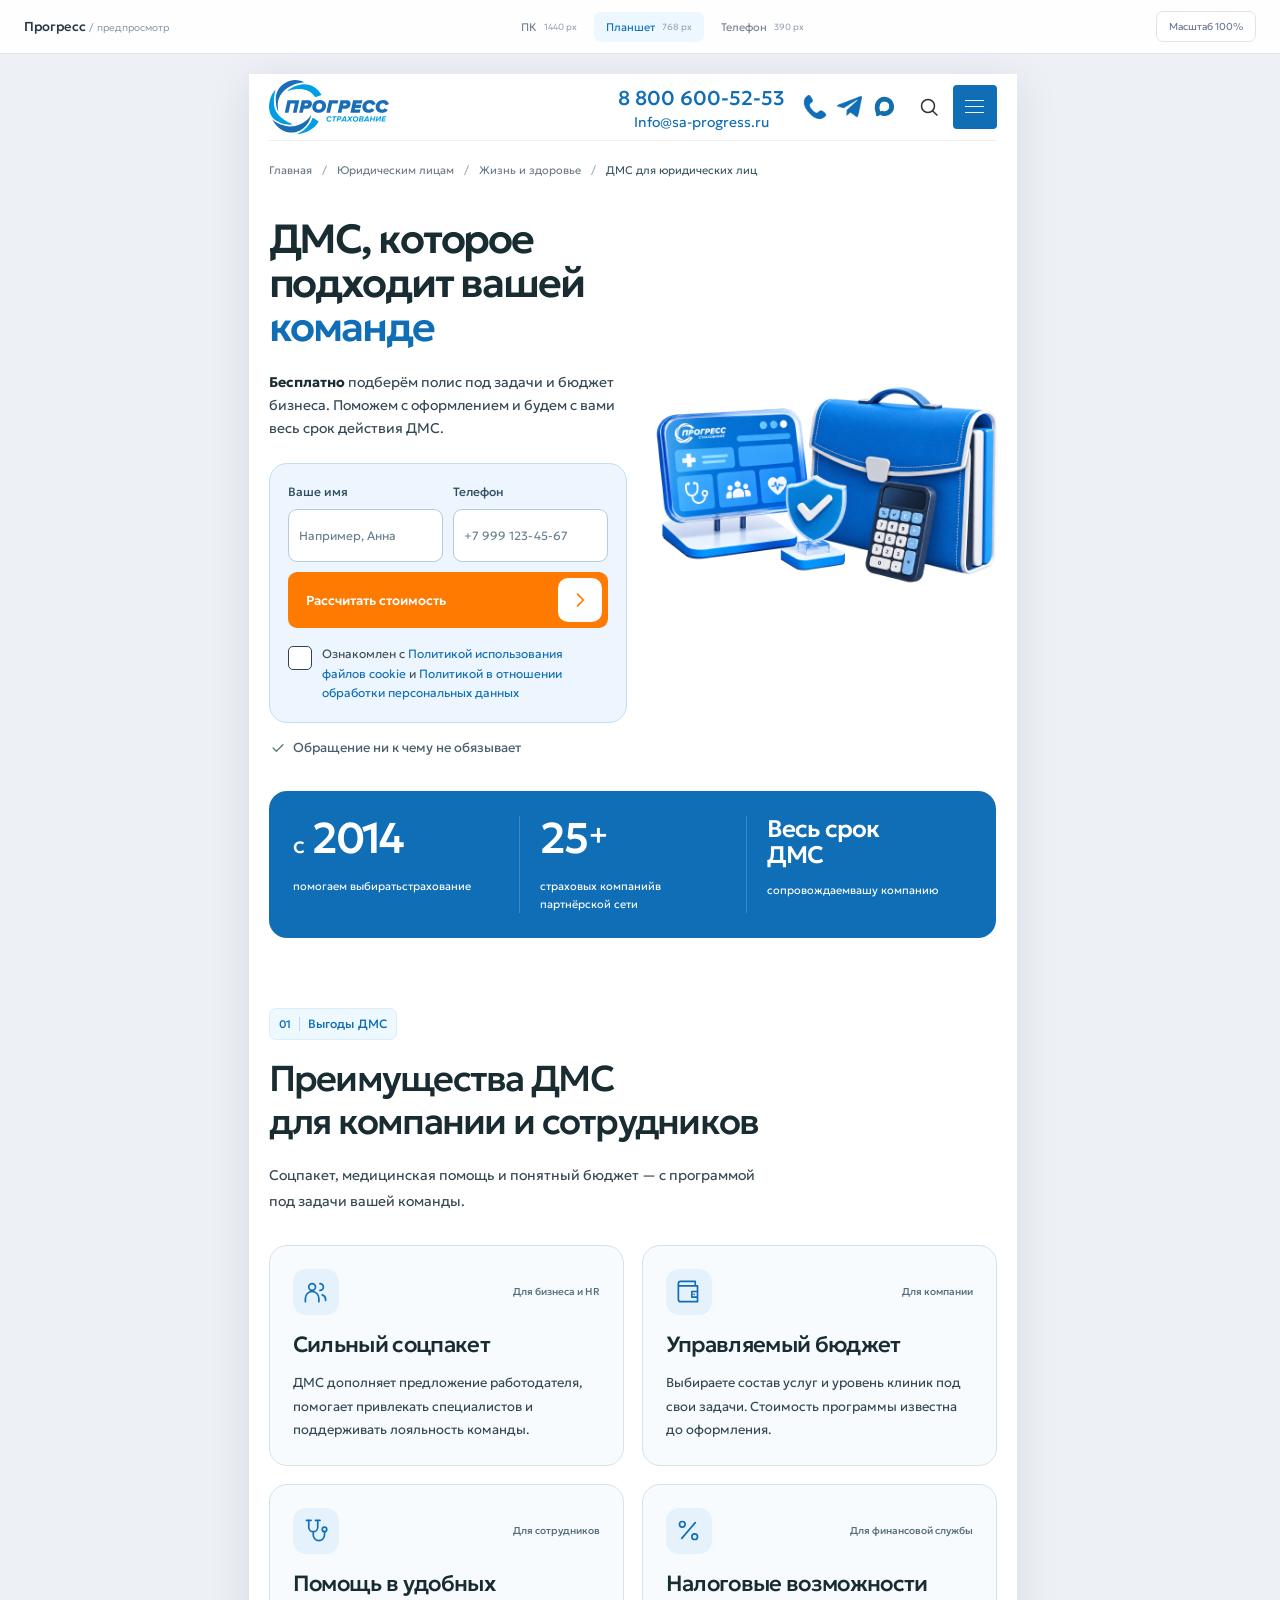
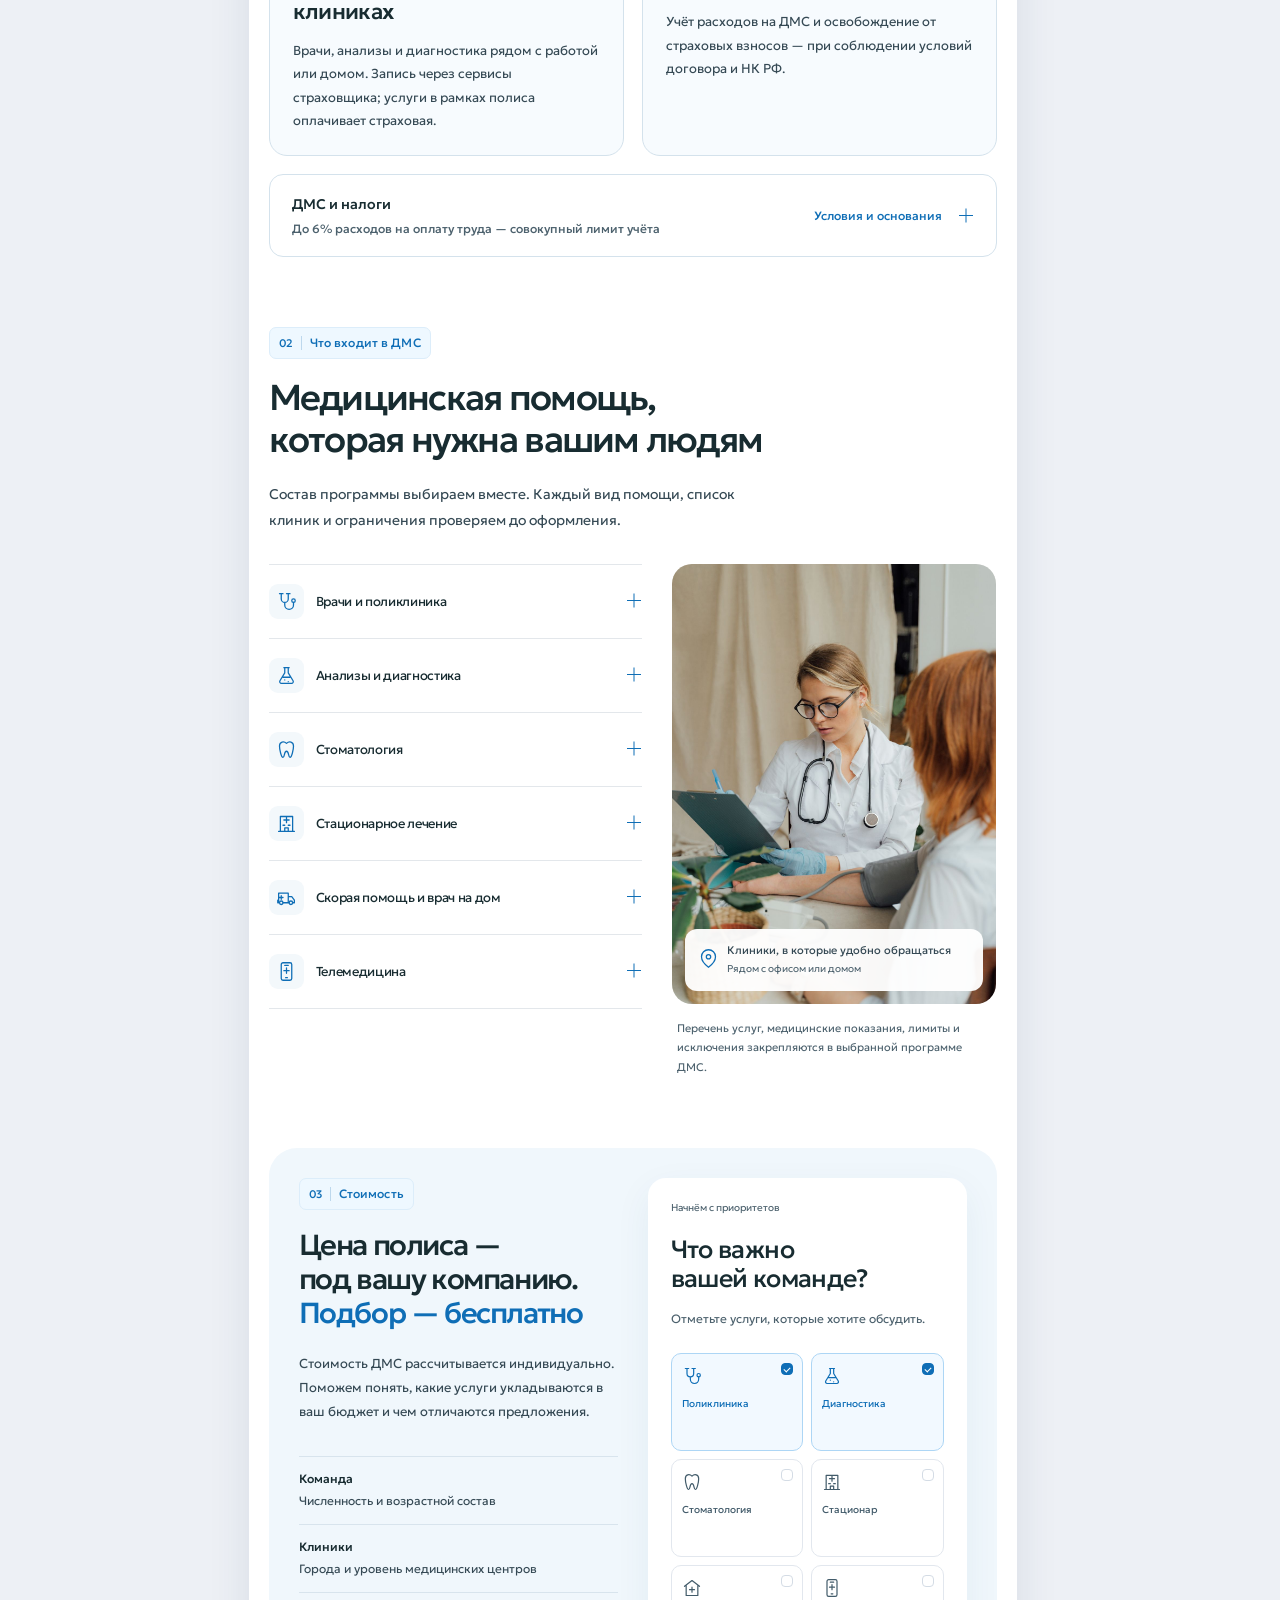
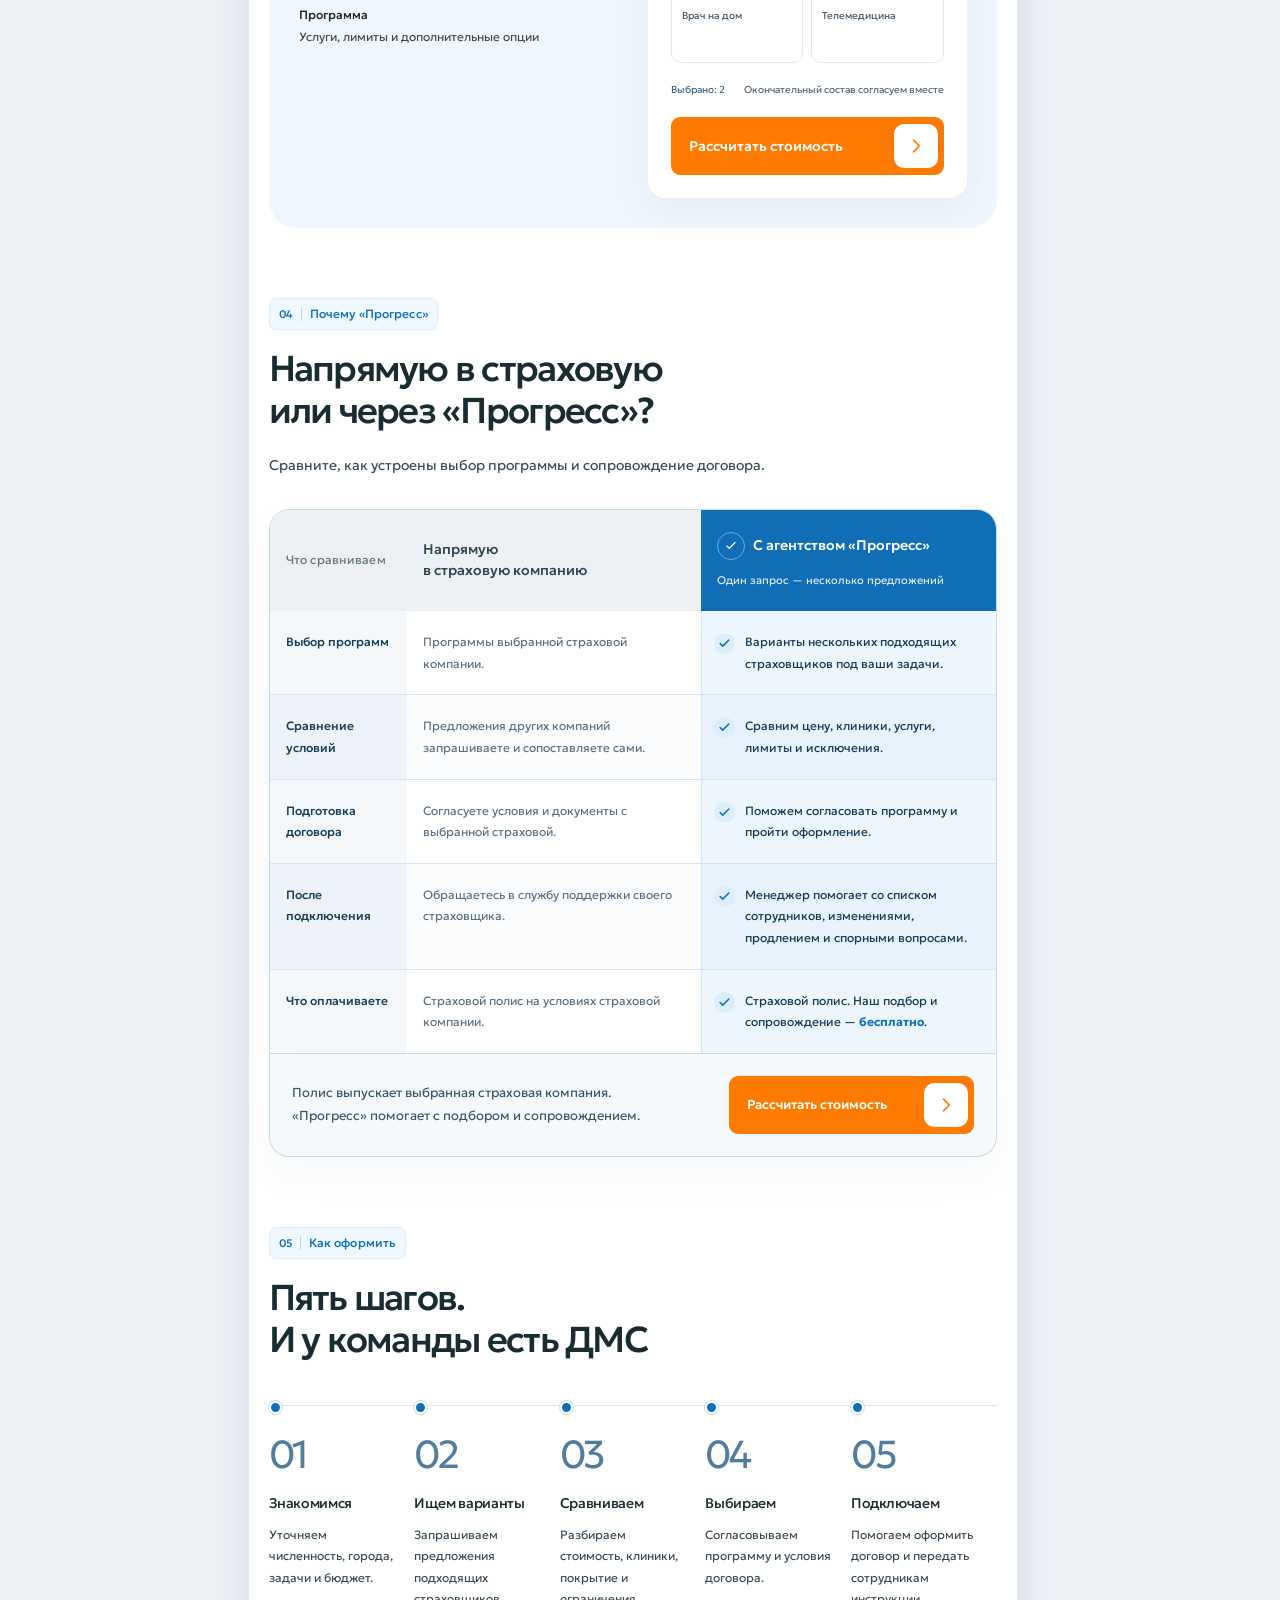
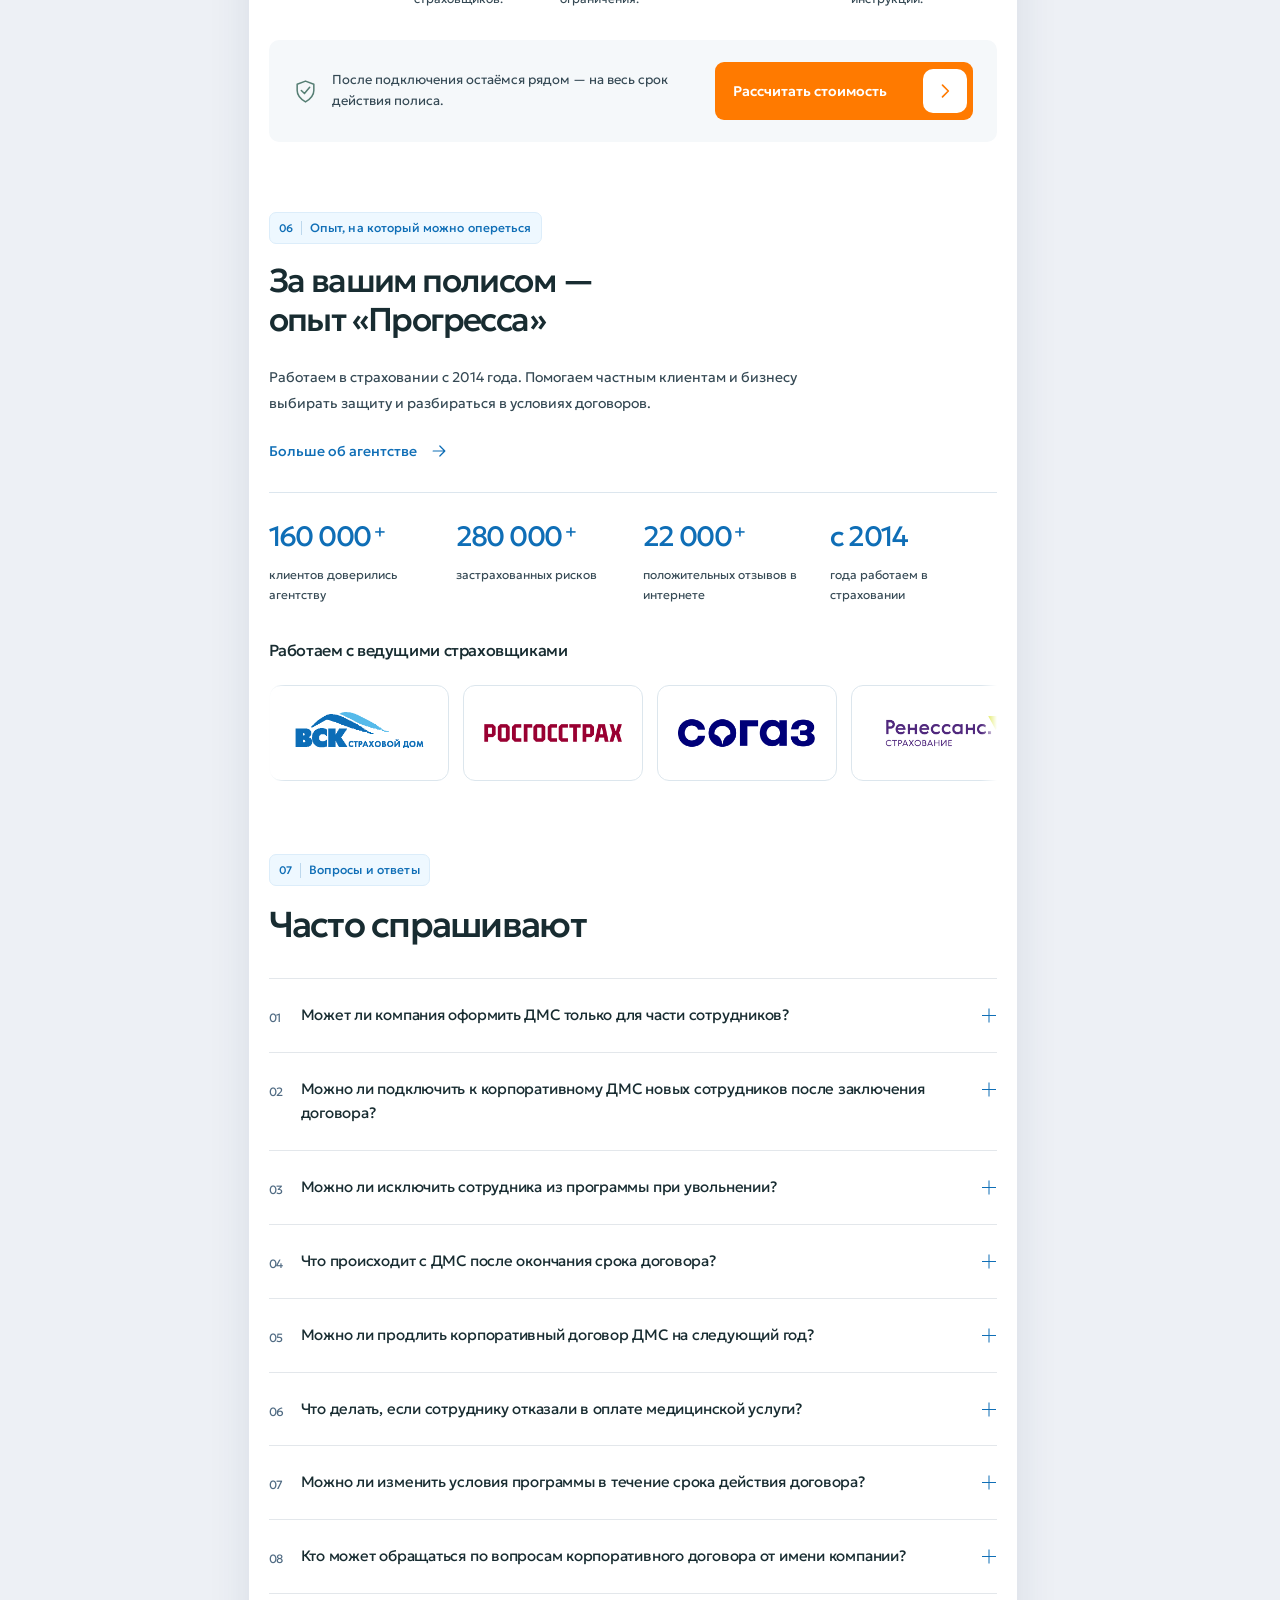
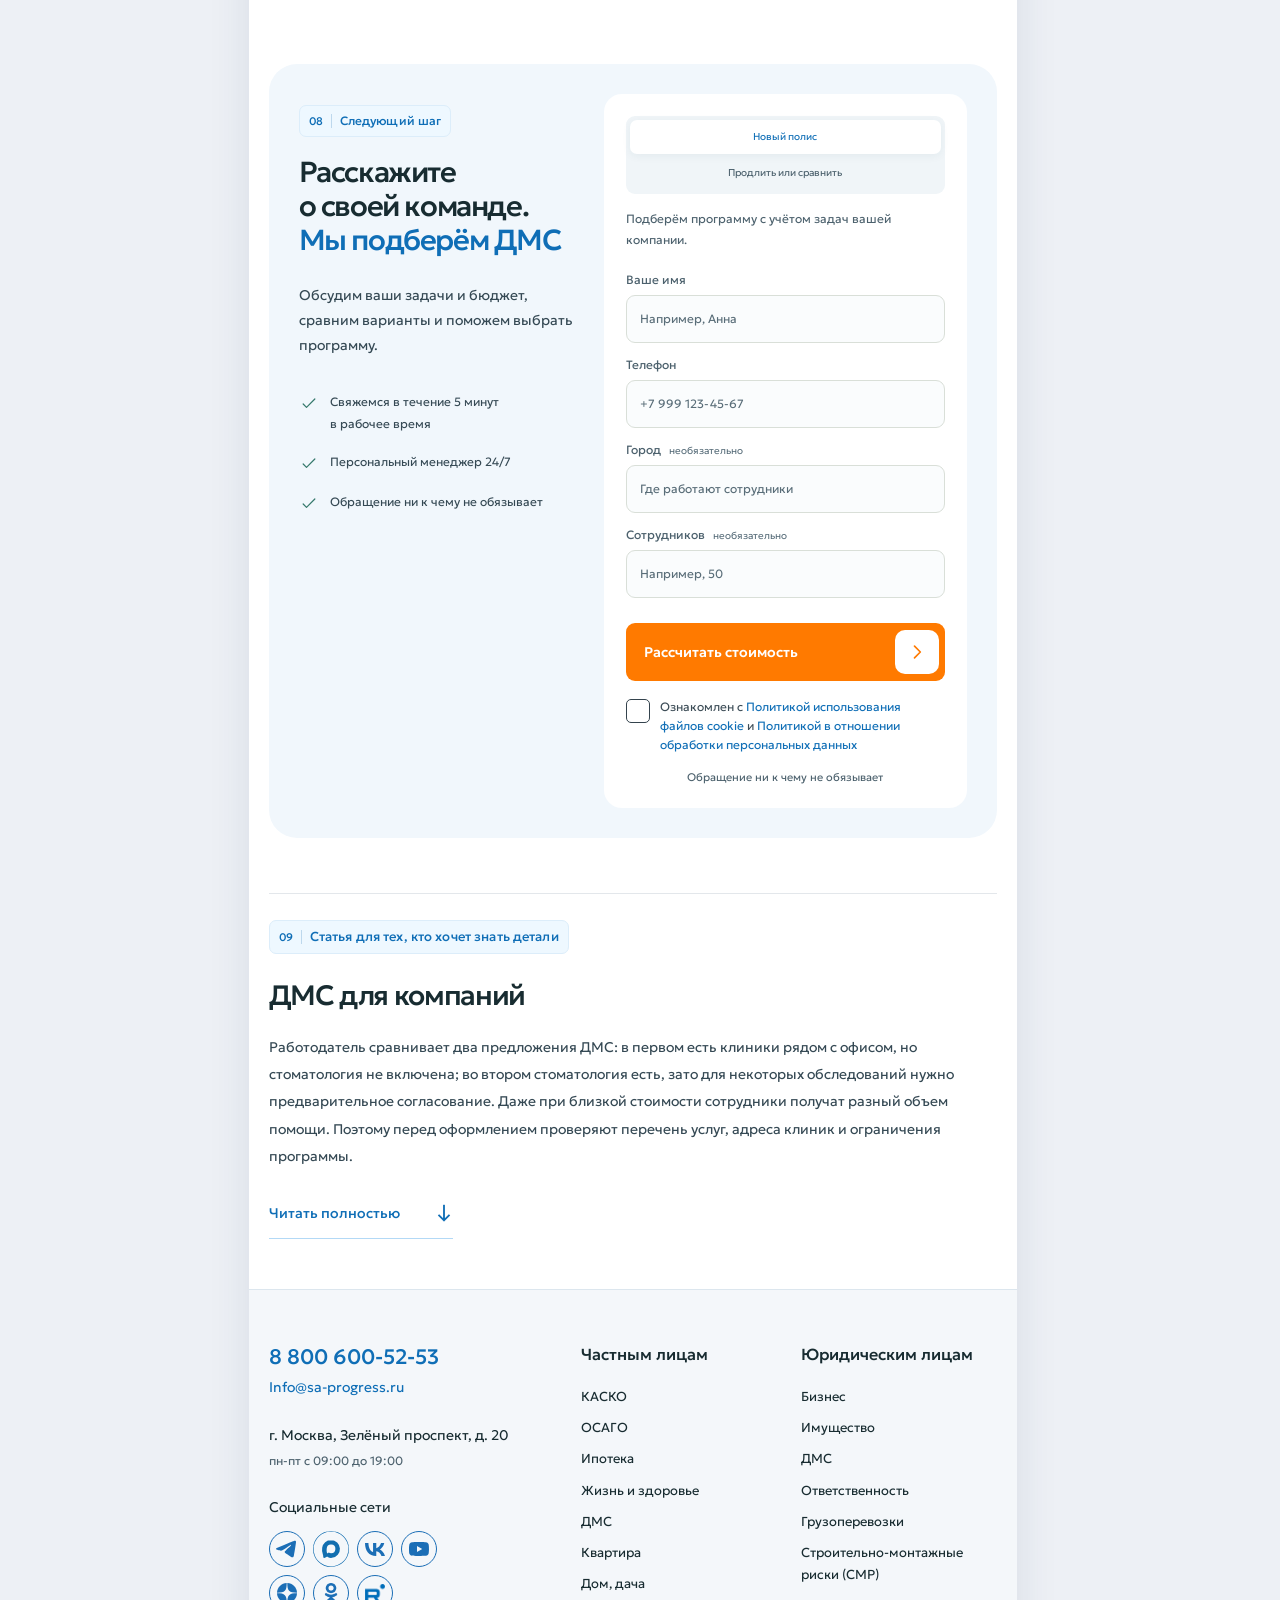
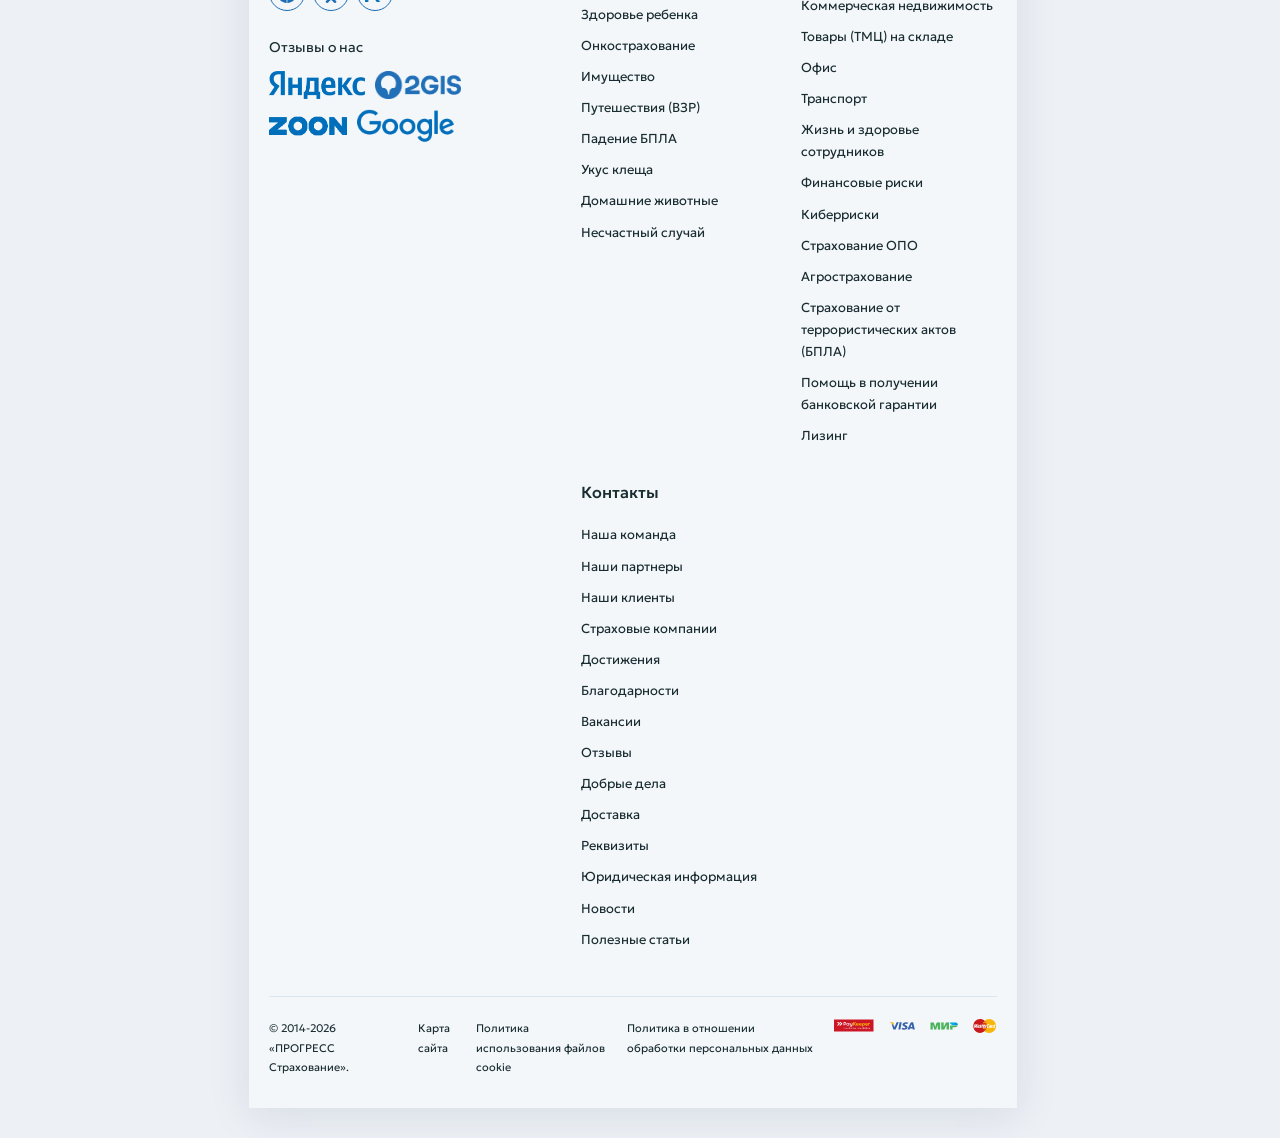
<file: tablet.html>
<!doctype html>
<html lang="ru" data-review="tablet" data-width="768">
<head>
  <meta charset="utf-8">
  <meta name="viewport" content="width=device-width,initial-scale=1">
  <meta name="robots" content="noindex,nofollow">
  <meta name="theme-color" content="#ffffff">
  <meta name="description" content="Бесплатный подбор ДМС для сотрудников под задачи и бюджет вашей компании. Прогресс Страхование — на вашей стороне весь срок полиса.">
  <title>Планшет 768 — ДМС Прогресс</title>
  <link rel="icon" href="./assets/favicon.svg" type="image/svg+xml">
  <link rel="preload" href="./assets/fonts/Geologica-Variable.ttf" as="font" type="font/ttf" crossorigin>
  <link rel="stylesheet" href="./previews/tablet.css?v=850263bdbdf3">
  <link rel="stylesheet" href="./assets/vendor/lenis/lenis.css?v=850263bdbdf3">
  <script src="./assets/vendor/lenis/lenis.min.js?v=850263bdbdf3" defer></script>
  <script src="./scroll.js?v=850263bdbdf3" defer></script>
  <script src="./app.js?v=850263bdbdf3" defer></script>
  <script src="./assets/vendor/hystmodal/hystmodal.js?v=850263bdbdf3" defer></script>
  <script src="./site-chrome.js?v=850263bdbdf3" defer></script>
  <script type="application/ld+json">
{
  "@context": "https://schema.org",
  "@type": "BreadcrumbList",
  "itemListElement": [
    {
      "@type": "ListItem",
      "position": 1,
      "name": "Главная",
      "item": "https://sa-progress.ru/"
    },
    {
      "@type": "ListItem",
      "position": 2,
      "name": "Юридическим лицам",
      "item": "https://sa-progress.ru/yuridicheskim-liczam/"
    },
    {
      "@type": "ListItem",
      "position": 3,
      "name": "Жизнь и здоровье",
      "item": "https://sa-progress.ru/yuridicheskim-liczam/mediczina/"
    },
    {
      "@type": "ListItem",
      "position": 4,
      "name": "ДМС для юридических лиц"
    }
  ]
}
  </script>
<link rel="stylesheet" href="./review.css?v=850263bdbdf3"><script src="./review.js?v=850263bdbdf3" defer></script></head>
<body><div class="review-toolbar"><a class="review-brand" href="./index.html" title="Открыть обычную адаптивную страницу">Прогресс <span>/ предпросмотр</span></a><nav aria-label="Формат предпросмотра"><a href="./desktop.html">ПК<span>1440 px</span></a><a href="./tablet.html" aria-current="page">Планшет<span>768 px</span></a><a href="./mobile.html">Телефон<span>390 px</span></a></nav><button id="review-scale" type="button" aria-pressed="false">Масштаб 100%</button></div><div class="review-stage"><div class="review-canvas">
  <div class="source-chrome source-chrome-header"><header class="header">
    <div class="content-wrapper">
        <div class="header__wrapper">
        <a class="header__logo" href="https://sa-progress.ru/">
            <img class="logo-img" src="./assets/original-site/img/logo.svg" alt="Прогресс стархование логотип">
        </a>
        <nav class="menu-top">
            <ul class="menu-top__list">
    <li class="menu-top__item js-menu-top-item first" data-is-active="yes">
        <a href="https://sa-progress.ru/chastnyim-liczam/" class="js-top-menu-section-item" data-type="private">Частным лицам</a>
            </li>

    <li class="menu-top__item js-menu-top-item" data-is-active="no">
        <a href="https://sa-progress.ru/yuridicheskim-liczam/" class="js-top-menu-section-item" data-type="corporate">Юр. лицам</a>
            </li>

    <li class="menu-top__item js-menu-top-item">
        <a href="https://sa-progress.ru/finansovyie-uslugi/">Фин. услуги</a>
            </li>

    <li class="menu-top__item js-menu-top-item">
        <a href="https://sa-progress.ru/o-kompanii/">О компании</a>
            </li>

    <li class="menu-top__item js-menu-top-item">
        <a href="https://sa-progress.ru/partnery">Наши партнеры</a>
            </li>

    <li class="menu-top__item js-menu-top-item last">
        <a href="https://sa-progress.ru/kontaktyi">Контакты</a>
            </li>
</ul>        </nav>
        <div class="callback-btn__wrapper">
            <button class="callback-btn-desktop cta-button" data-hystmodal="#feedback-form-short"><span>Заказать звонок</span><span class="cta-endcap" aria-hidden="true"><svg viewBox="0 0 24 24"><path d="m9 5 7 7-7 7"/></svg></span></button>
            <a class="callback-btn-mobile" href="tel:88006005253">
                <img class="callback-btn-mobile__img" src="./assets/original-site/img/icons/callback.png" alt="callback">
            </a>
        </div>
        <div class="header__social">
            <a href="https://t.me/Progress_strahovanie" class="header__social-item" target="_blank" rel="nofollow noopener noreferrer">
                <img src="./assets/original-site/img/icons/telegram.png">
            </a>
            <a href="https://max.ru/u/f9LHodD0cOL1nK710Nd3do71_UiDQPEofr9h8V5QH5dgAX2QZrWWFHqI5sg" class="header__social-item" target="_blank" rel="nofollow noopener noreferrer">
                <img src="./assets/original-site/img/icons/max-simple.svg">
            </a>
        </div>
        <div class="header__contacts">
            <a class="header-phone" href="tel:88006005253">8 800 600-52-53</a>
            <a class="header-mail" href="mailto:info@sa-progress.ru">Info@sa-progress.ru</a>
        </div>
        <div class="mobile-search" data-hystmodal="#mobile-search">
            <div class="mobile-search__icon">
                <svg><use xlink:href="./assets/original-site/sprite.svg#icon-search"></use></svg>
            </div>
        </div>
        <div class="mobile-menu__btn js-open-mobile-menu">
            <span></span>
            <span></span>
            <span></span>
         </div>
        
        <div class="desktop-menu">
            <div class="desktop-menu-wrapper">
                <a href="https://sa-progress.ru/" class="desktop-menu__logo">
                    <img src="./assets/original-site/img/logo-mini.svg" alt="logo">
                </a>
                <nav class="nav-desktop">
                    

<ul class="nav-desktop__list main-menu">
        
<li class="nav-desktop__item main-menu__item first level1">
    <a href="https://sa-progress.ru/chastnyim-liczam/kasko/">КАСКО</a>
        <ul class="main-submenu">
    <div class="main-submenu__wrapper">
        <li class="main-submenu__item first level1">
    <a class="main-submenu__link" href="https://sa-progress.ru/chastnyim-liczam/kasko/mini-kasko">Мини-КАСКО</a>
    </li>


<li class="main-submenu__item level1">
    <a class="main-submenu__link" href="https://sa-progress.ru/chastnyim-liczam/kasko/strahovka-kasko-s-franshizoy">КАСКО с франшизой</a>
    </li>


<li class="main-submenu__item last level1">
    <a class="main-submenu__link" href="https://sa-progress.ru/chastnyim-liczam/kasko/kasko-ot-ugona-i-polnoj-gibeli">КАСКО от угона и полной гибели</a>
    </li>


    </div>
</ul></li>    
<li class="nav-desktop__item main-menu__item level1">
    <a href="https://sa-progress.ru/chastnyim-liczam/osago/">ОСАГО</a>
        <ul class="main-submenu">
    <div class="main-submenu__wrapper">
        <li class="main-submenu__item first level1">
    <a class="main-submenu__link" href="https://sa-progress.ru/chastnyim-liczam/osago/sinyaya-karta">Синяя карта</a>
    </li>


<li class="main-submenu__item level1">
    <a class="main-submenu__link" href="https://sa-progress.ru/chastnyim-liczam/osago/otkryitaya-straxovka-na-mashinu">ОСАГО без ограничений</a>
    </li>


<li class="main-submenu__item last level1">
    <a class="main-submenu__link" href="https://sa-progress.ru/chastnyim-liczam/osago/dsago">ДСАГО (ДГО)</a>
    </li>


    </div>
</ul></li>    
<li class="nav-desktop__item main-menu__item level1">
    <a href="https://sa-progress.ru/chastnyim-liczam/ipoteka/">Ипотека</a>
        <ul class="main-submenu">
    <div class="main-submenu__wrapper">
        <li class="main-submenu__item first level1">
    <a class="main-submenu__link" href="https://sa-progress.ru/chastnyim-liczam/ipoteka/kompleksnoe-ipotechnoe-straxovanie-v-moskve-czena-kalkulyator-oformlen">Комплексное ипотечное страхование</a>
    </li>


<li class="main-submenu__item level1">
    <a class="main-submenu__link" href="https://sa-progress.ru/chastnyim-liczam/ipoteka/straxovanie-zhizni-dlya-ipoteki">Страхование жизни для ипотеки</a>
    </li>


<li class="main-submenu__item last level1">
    <a class="main-submenu__link" href="https://sa-progress.ru/chastnyim-liczam/ipoteka/titulnoe-straxovanie">Титульное страхование</a>
    </li>


    </div>
</ul></li>    
<li class="nav-desktop__item main-menu__item level1">
    <a href="https://sa-progress.ru/chastnyim-liczam/zhizn-i-zdorove/">Жизнь и здоровье</a>
        <ul class="main-submenu">
    <div class="main-submenu__wrapper">
        <li class="main-submenu__item first level1">
    <a class="main-submenu__link" href="https://sa-progress.ru/chastnyim-liczam/zhizn-i-zdorove/dms">Полис ДМС для физических лиц</a>
    </li>


<li class="main-submenu__item level1">
    <a class="main-submenu__link" href="https://sa-progress.ru/chastnyim-liczam/zhizn-i-zdorove/ns-neschastnyij-sluchaj">Страхование от несчастных случаев и болезней</a>
    </li>


<li class="main-submenu__item level1">
    <a class="main-submenu__link" href="https://sa-progress.ru/chastnyim-liczam/zhizn-i-zdorove/sportivnaya-straxovka">Спортивная страховка</a>
    </li>


<li class="main-submenu__item level1">
    <a class="main-submenu__link" href="https://sa-progress.ru/chastnyim-liczam/zhizn-i-zdorove/onkologicheskie-zabolevaniya">Онкологические заболевания</a>
    </li>


<li class="main-submenu__item level1">
    <a class="main-submenu__link" href="https://sa-progress.ru/chastnyim-liczam/zhizn-i-zdorove/polis-dms-dlya-rebenka">Полис ДМС для ребенка</a>
    </li>


<li class="main-submenu__item level1">
    <a class="main-submenu__link" href="https://sa-progress.ru/chastnyim-liczam/zhizn-i-zdorove/dms-so-stomatologiey-dlya-fizicheskih-lic">ДМС со стоматологией для физических лиц</a>
    </li>


<li class="main-submenu__item level1">
    <a class="main-submenu__link" href="https://sa-progress.ru/chastnyim-liczam/zhizn-i-zdorove/straxovanie-detej">Страхование детей</a>
    </li>


<li class="main-submenu__item last level1">
    <a class="main-submenu__link" href="https://sa-progress.ru/chastnyim-liczam/zhizn-i-zdorove/ukus-kleshha">Страховка от укуса клеща «Антиклещ»</a>
    </li>


    </div>
</ul></li>    
<li class="nav-desktop__item main-menu__item level1">
    <a href="https://sa-progress.ru/chastnyim-liczam/imushhestvo/">Имущество</a>
        <ul class="main-submenu">
    <div class="main-submenu__wrapper">
        <li class="main-submenu__item first level1">
    <a class="main-submenu__link" href="https://sa-progress.ru/chastnyim-liczam/imushhestvo/kvartira-apartamentyi">Страхование квартиры</a>
    </li>


<li class="main-submenu__item level1">
    <a class="main-submenu__link" href="https://sa-progress.ru/chastnyim-liczam/imushhestvo/dom-dacha">Страхование дома и дачи</a>
    </li>


<li class="main-submenu__item level1">
    <a class="main-submenu__link" href="https://sa-progress.ru/chastnyim-liczam/imushhestvo/otvetstvennost-pered-sosedyami">Страхование ответственности перед соседями</a>
    </li>


<li class="main-submenu__item level1">
    <a class="main-submenu__link" href="https://sa-progress.ru/chastnyim-liczam/imushhestvo/straxovanie-ot-padeniya-bpla">Страхование от падения БПЛА</a>
    </li>


<li class="main-submenu__item last level1">
    <a class="main-submenu__link" href="https://sa-progress.ru/chastnyim-liczam/imushhestvo/straxovanie-bani">Страхование бани</a>
    </li>


    </div>
</ul></li>    
<li class="nav-desktop__item main-menu__item level1">
    <a href="https://sa-progress.ru/chastnyim-liczam/puteshestviya/">Путешествия</a>
        <ul class="main-submenu">
    <div class="main-submenu__wrapper">
        <li class="main-submenu__item first level1">
    <a class="main-submenu__link" href="https://sa-progress.ru/chastnyim-liczam/puteshestviya/straxovka-vzr-dlya-vizyi">Страховка выезжающих за рубеж (ВЗР)</a>
    </li>


<li class="main-submenu__item level1">
    <a class="main-submenu__link" href="https://sa-progress.ru/chastnyim-liczam/puteshestviya/straxovanie-puteshestvuyushhix-po-rossii">Страховка для путешествий по России</a>
    </li>


<li class="main-submenu__item level1">
    <a class="main-submenu__link" href="https://sa-progress.ru/chastnyim-liczam/puteshestviya/straxovanie-tura-ot-nevyileta">Страховка от невылета за границу</a>
    </li>


<li class="main-submenu__item level1">
    <a class="main-submenu__link" href="https://sa-progress.ru/chastnyim-liczam/puteshestviya/straxovanie-bagazha-ot-poteri-v-puteshestvii">Страхование багажа от потери в путешествии</a>
    </li>


<li class="main-submenu__item last level1">
    <a class="main-submenu__link" href="https://sa-progress.ru/chastnyim-liczam/puteshestviya/straxovanie-bagazha-pri-perelete">Страхование багажа при перелете</a>
    </li>


    </div>
</ul></li>    
<li class="nav-desktop__item main-menu__item last level1">
    <a href="https://sa-progress.ru/chastnyim-liczam/straxovanie-pitomczev">Домашние животные</a>
        </li>        </ul>                </nav>
                
                <div class="desktop-menu__contacts">
                    <a href="https://t.me/Progress_strahovanie" class="header-icon">
                        <img src="./assets/original-site/img/icons/telegram-white.svg" alt="">
                    </a>
                    <a href="https://max.ru/u/f9LHodD0cOL1nK710Nd3do71_UiDQPEofr9h8V5QH5dgAX2QZrWWFHqI5sg" class="header-icon">
                        <img src="./assets/original-site/img/icons/max-white-simple.svg" alt="">
                    </a>
                    <div class="contacts-wrapper">
                        <a href="tel:88006005253" class="phone">8 800 600-52-53</a>
                        <a href="mailto:info@sa-progress.ru" class="email">info@sa-progress.ru</a>
                    </div>
                </div>
                
                <div class="desktop-menu__search">
                    <div class="search-btn js-toggle-desktop-search-btn">
                        <svg>
                            <use xlink:href="./assets/original-site/sprite.svg#icon-search"></use>
                        </svg>
                    </div>
                    <form id="main-menu-search-form" class="desktop-search__form js-search-form js-hidden" action="https://sa-progress.ru/search" method="get">
    <input id="searchField" type="text" name="query" placeholder="Поиск...">
    <input type="hidden" name="id" value="search">
    
    <div class="desktop-search__btn-close js-toggle-desktop-search-btn js-clear-search-form">
        <svg>
            <use xlink:href="./assets/original-site/sprite.svg#mobile-close"></use>
        </svg>
    </div>
    <button type="submit" class="desktop-search__btn-search ">
        <svg>
            <use xlink:href="./assets/original-site/sprite.svg#icon-search"></use>
        </svg>
    </button>
    
</form>                </div>
            </div>
        </div>

    </div>
    </div>
    

<div class="c-mobile-menu js-mobile-menu js-hidden fixed">
    <div class="mobile-menu-wrapper">
        <div class="section-switch">
            <div class="section-name js-mobile-section-switch active" data-type="private">Частным лицам</div>
            <div class="section-name js-mobile-section-switch " data-type="corporate">Юр. лицам</div>
            <div class="section-name js-mobile-section-switch " data-type="finance">Фин. услуги</div>
        </div>
        <nav class="c-nav-mobile border js-mobile-section " data-type="private">
            <ul class="menu-top__list"><li class="menu-mobile__item first level1 js-mobile-menu-parent" data-link="https://sa-progress.ru/chastnyim-liczam/kasko/" data-title="КАСКО">
    <div>КАСКО</div>
    <div class="mobile-menu__nav-arrow">
        <svg><use xlink:href="./assets/original-site/sprite.svg#mobile-arrow"></use></svg>
    </div>
    <ul class="mobile-menu__inner js-mobile-menu-inner fixed">
    <div class="js-mobile-menu-close-subsection mobile-menu__close-subsection">
        <svg><use xlink:href="./assets/original-site/sprite.svg#mobile-arrow-prev"></use></svg>
        Назад
    </div>
    <a href="" class="mobule-menu__submenu-title js-mobile-menu-submenu-title"></a>
    <li class="menu-mobile__item first level2"><a href="https://sa-progress.ru/chastnyim-liczam/kasko/mini-kasko">Мини-КАСКО</a></li><li class="menu-mobile__item level2"><a href="https://sa-progress.ru/chastnyim-liczam/kasko/strahovka-kasko-s-franshizoy">КАСКО с франшизой</a></li><li class="menu-mobile__item last level2"><a href="https://sa-progress.ru/chastnyim-liczam/kasko/kasko-ot-ugona-i-polnoj-gibeli">КАСКО от угона и полной гибели</a></li></ul></li><li class="menu-mobile__item level1 js-mobile-menu-parent" data-link="https://sa-progress.ru/chastnyim-liczam/osago/" data-title="ОСАГО">
    <div>ОСАГО</div>
    <div class="mobile-menu__nav-arrow">
        <svg><use xlink:href="./assets/original-site/sprite.svg#mobile-arrow"></use></svg>
    </div>
    <ul class="mobile-menu__inner js-mobile-menu-inner fixed">
    <div class="js-mobile-menu-close-subsection mobile-menu__close-subsection">
        <svg><use xlink:href="./assets/original-site/sprite.svg#mobile-arrow-prev"></use></svg>
        Назад
    </div>
    <a href="" class="mobule-menu__submenu-title js-mobile-menu-submenu-title"></a>
    <li class="menu-mobile__item first level2"><a href="https://sa-progress.ru/chastnyim-liczam/osago/sinyaya-karta">Синяя карта</a></li><li class="menu-mobile__item level2"><a href="https://sa-progress.ru/chastnyim-liczam/osago/otkryitaya-straxovka-na-mashinu">ОСАГО без ограничений</a></li><li class="menu-mobile__item last level2"><a href="https://sa-progress.ru/chastnyim-liczam/osago/dsago">ДСАГО (ДГО)</a></li></ul></li><li class="menu-mobile__item level1 js-mobile-menu-parent" data-link="https://sa-progress.ru/chastnyim-liczam/ipoteka/" data-title="Ипотека">
    <div>Ипотека</div>
    <div class="mobile-menu__nav-arrow">
        <svg><use xlink:href="./assets/original-site/sprite.svg#mobile-arrow"></use></svg>
    </div>
    <ul class="mobile-menu__inner js-mobile-menu-inner fixed">
    <div class="js-mobile-menu-close-subsection mobile-menu__close-subsection">
        <svg><use xlink:href="./assets/original-site/sprite.svg#mobile-arrow-prev"></use></svg>
        Назад
    </div>
    <a href="" class="mobule-menu__submenu-title js-mobile-menu-submenu-title"></a>
    <li class="menu-mobile__item first level2"><a href="https://sa-progress.ru/chastnyim-liczam/ipoteka/kompleksnoe-ipotechnoe-straxovanie-v-moskve-czena-kalkulyator-oformlen">Комплексное ипотечное страхование</a></li><li class="menu-mobile__item level2"><a href="https://sa-progress.ru/chastnyim-liczam/ipoteka/straxovanie-zhizni-dlya-ipoteki">Страхование жизни для ипотеки</a></li><li class="menu-mobile__item last level2"><a href="https://sa-progress.ru/chastnyim-liczam/ipoteka/titulnoe-straxovanie">Титульное страхование</a></li></ul></li><li class="menu-mobile__item level1 js-mobile-menu-parent" data-link="https://sa-progress.ru/chastnyim-liczam/zhizn-i-zdorove/" data-title="Жизнь и здоровье">
    <div>Жизнь и здоровье</div>
    <div class="mobile-menu__nav-arrow">
        <svg><use xlink:href="./assets/original-site/sprite.svg#mobile-arrow"></use></svg>
    </div>
    <ul class="mobile-menu__inner js-mobile-menu-inner fixed">
    <div class="js-mobile-menu-close-subsection mobile-menu__close-subsection">
        <svg><use xlink:href="./assets/original-site/sprite.svg#mobile-arrow-prev"></use></svg>
        Назад
    </div>
    <a href="" class="mobule-menu__submenu-title js-mobile-menu-submenu-title"></a>
    <li class="menu-mobile__item first level2"><a href="https://sa-progress.ru/chastnyim-liczam/zhizn-i-zdorove/dms">Полис ДМС для физических лиц</a></li><li class="menu-mobile__item level2"><a href="https://sa-progress.ru/chastnyim-liczam/zhizn-i-zdorove/ns-neschastnyij-sluchaj">Страхование от несчастных случаев и болезней</a></li><li class="menu-mobile__item level2"><a href="https://sa-progress.ru/chastnyim-liczam/zhizn-i-zdorove/sportivnaya-straxovka">Спортивная страховка</a></li><li class="menu-mobile__item level2"><a href="https://sa-progress.ru/chastnyim-liczam/zhizn-i-zdorove/onkologicheskie-zabolevaniya">Онкологические заболевания</a></li><li class="menu-mobile__item level2"><a href="https://sa-progress.ru/chastnyim-liczam/zhizn-i-zdorove/polis-dms-dlya-rebenka">Полис ДМС для ребенка</a></li><li class="menu-mobile__item level2"><a href="https://sa-progress.ru/chastnyim-liczam/zhizn-i-zdorove/dms-so-stomatologiey-dlya-fizicheskih-lic">ДМС со стоматологией для физических лиц</a></li><li class="menu-mobile__item level2"><a href="https://sa-progress.ru/chastnyim-liczam/zhizn-i-zdorove/straxovanie-detej">Страхование детей</a></li><li class="menu-mobile__item last level2"><a href="https://sa-progress.ru/chastnyim-liczam/zhizn-i-zdorove/ukus-kleshha">Страховка от укуса клеща «Антиклещ»</a></li></ul></li><li class="menu-mobile__item level1 js-mobile-menu-parent" data-link="https://sa-progress.ru/chastnyim-liczam/imushhestvo/" data-title="Имущество">
    <div>Имущество</div>
    <div class="mobile-menu__nav-arrow">
        <svg><use xlink:href="./assets/original-site/sprite.svg#mobile-arrow"></use></svg>
    </div>
    <ul class="mobile-menu__inner js-mobile-menu-inner fixed">
    <div class="js-mobile-menu-close-subsection mobile-menu__close-subsection">
        <svg><use xlink:href="./assets/original-site/sprite.svg#mobile-arrow-prev"></use></svg>
        Назад
    </div>
    <a href="" class="mobule-menu__submenu-title js-mobile-menu-submenu-title"></a>
    <li class="menu-mobile__item first level2"><a href="https://sa-progress.ru/chastnyim-liczam/imushhestvo/kvartira-apartamentyi">Страхование квартиры</a></li><li class="menu-mobile__item level2"><a href="https://sa-progress.ru/chastnyim-liczam/imushhestvo/dom-dacha">Страхование дома и дачи</a></li><li class="menu-mobile__item level2"><a href="https://sa-progress.ru/chastnyim-liczam/imushhestvo/otvetstvennost-pered-sosedyami">Страхование ответственности перед соседями</a></li><li class="menu-mobile__item level2"><a href="https://sa-progress.ru/chastnyim-liczam/imushhestvo/straxovanie-ot-padeniya-bpla">Страхование от падения БПЛА</a></li><li class="menu-mobile__item last level2"><a href="https://sa-progress.ru/chastnyim-liczam/imushhestvo/straxovanie-bani">Страхование бани</a></li></ul></li><li class="menu-mobile__item level1 js-mobile-menu-parent" data-link="https://sa-progress.ru/chastnyim-liczam/puteshestviya/" data-title="Путешествия">
    <div>Путешествия</div>
    <div class="mobile-menu__nav-arrow">
        <svg><use xlink:href="./assets/original-site/sprite.svg#mobile-arrow"></use></svg>
    </div>
    <ul class="mobile-menu__inner js-mobile-menu-inner fixed">
    <div class="js-mobile-menu-close-subsection mobile-menu__close-subsection">
        <svg><use xlink:href="./assets/original-site/sprite.svg#mobile-arrow-prev"></use></svg>
        Назад
    </div>
    <a href="" class="mobule-menu__submenu-title js-mobile-menu-submenu-title"></a>
    <li class="menu-mobile__item first level2"><a href="https://sa-progress.ru/chastnyim-liczam/puteshestviya/straxovka-vzr-dlya-vizyi">Страховка выезжающих за рубеж (ВЗР)</a></li><li class="menu-mobile__item level2"><a href="https://sa-progress.ru/chastnyim-liczam/puteshestviya/straxovanie-puteshestvuyushhix-po-rossii">Страховка для путешествий по России</a></li><li class="menu-mobile__item level2"><a href="https://sa-progress.ru/chastnyim-liczam/puteshestviya/straxovanie-tura-ot-nevyileta">Страховка от невылета за границу</a></li><li class="menu-mobile__item level2"><a href="https://sa-progress.ru/chastnyim-liczam/puteshestviya/straxovanie-bagazha-ot-poteri-v-puteshestvii">Страхование багажа от потери в путешествии</a></li><li class="menu-mobile__item last level2"><a href="https://sa-progress.ru/chastnyim-liczam/puteshestviya/straxovanie-bagazha-pri-perelete">Страхование багажа при перелете</a></li></ul></li><li class="menu-mobile__item last level1"><a href="https://sa-progress.ru/chastnyim-liczam/straxovanie-pitomczev">Домашние животные</a></li></ul> 
        </nav>
        <nav class="c-nav-mobile border js-mobile-section js-hidden" data-type="corporate">
            <ul class="menu-top__list"><li class="menu-mobile__item first level1 js-mobile-menu-parent" data-link="https://sa-progress.ru/yuridicheskim-liczam/imushhestvo/" data-title="Имущество">
    <div>Имущество</div>
    <div class="mobile-menu__nav-arrow">
        <svg><use xlink:href="./assets/original-site/sprite.svg#mobile-arrow"></use></svg>
    </div>
    <ul class="mobile-menu__inner js-mobile-menu-inner fixed">
    <div class="js-mobile-menu-close-subsection mobile-menu__close-subsection">
        <svg><use xlink:href="./assets/original-site/sprite.svg#mobile-arrow-prev"></use></svg>
        Назад
    </div>
    <a href="" class="mobule-menu__submenu-title js-mobile-menu-submenu-title"></a>
    <li class="menu-mobile__item first level2">
    <a href="https://sa-progress.ru/yuridicheskim-liczam/imushhestvo/straxovanie-kommercheskoj-nedvizhimosti">Страхование коммерческой недвижимости</a>
    </li>

<li class="menu-mobile__item level2">
    <a href="https://sa-progress.ru/yuridicheskim-liczam/imushhestvo/straxovanie-tmcz-tovara-na-sklade">Страхование (ТМЦ) товара</a>
    </li>

<li class="menu-mobile__item level2">
    <a href="https://sa-progress.ru/yuridicheskim-liczam/imushhestvo/straxovanie-skladov">Страхование складов</a>
    </li>

<li class="menu-mobile__item level2">
    <a href="https://sa-progress.ru/yuridicheskim-liczam/imushhestvo/straxovanie-oborudovaniya-i-inventarya">Страхование оборудования и инвентаря</a>
    </li>

<li class="menu-mobile__item level2">
    <a href="https://sa-progress.ru/yuridicheskim-liczam/imushhestvo/straxovanie-tcz">Страхование ТЦ</a>
    </li>

<li class="menu-mobile__item level2">
    <a href="https://sa-progress.ru/yuridicheskim-liczam/imushhestvo/straxovanie-vyistavok-i-predmetov-iskusstva">Страхование выставок и предметов искусства</a>
    </li>

<li class="menu-mobile__item level2">
    <a href="https://sa-progress.ru/yuridicheskim-liczam/imushhestvo/straxovanie-lizingovogo-imushhestva">Страхование лизингового имущества</a>
    </li>

<li class="menu-mobile__item level2">
    <a href="https://sa-progress.ru/yuridicheskim-liczam/imushhestvo/straxovanie-zalogovogo-imushhestva">Страхование залогового имущества</a>
    </li>

<li class="menu-mobile__item level2">
    <a href="https://sa-progress.ru/yuridicheskim-liczam/imushhestvo/straxovanie-lombardov-i-yuvelirnyix-magazinov">Страхование ломбардов и ювелирных магазинов</a>
    </li>

<li class="menu-mobile__item level2">
    <a href="https://sa-progress.ru/yuridicheskim-liczam/imushhestvo/inzhenernyie-seti-i-kommunikaczii">Инженерные сети и коммуникации</a>
    </li>

<li class="menu-mobile__item level2">
    <a href="https://sa-progress.ru/yuridicheskim-liczam/imushhestvo/straxovanie-bankomatov-i-terminalov-samoobsluzhivaniya">Страхование банкоматов и терминалов самообслуживания</a>
    </li>

<li class="menu-mobile__item level2">
    <a href="https://sa-progress.ru/yuridicheskim-liczam/imushhestvo/straxovanie-restoranov-barov-i-kafe">Страхование ресторанов, баров и кафе</a>
    </li>

<li class="menu-mobile__item level2">
    <a href="https://sa-progress.ru/yuridicheskim-liczam/imushhestvo/straxovanie-gostinicz-i-otelej">Страхование гостиниц и отелей</a>
    </li>

<li class="menu-mobile__item level2">
    <a href="https://sa-progress.ru/yuridicheskim-liczam/imushhestvo/strahovanie-ot-padeniya-bpla-yur-lic">Страхование от падения БПЛА</a>
    </li>

<li class="menu-mobile__item level2">
    <a href="https://sa-progress.ru/yuridicheskim-liczam/imushhestvo/strahovanie-nezhilyh-pomeshcheniy-i-zdaniy">Страхование нежилых помещений и зданий</a>
    </li>

<li class="menu-mobile__item last level2">
    <a href="https://sa-progress.ru/yuridicheskim-liczam/imushhestvo/straxovanie-ofisa">Страхование офиса</a>
    </li>

</ul></li><li class="menu-mobile__item level1 js-mobile-menu-parent" data-link="https://sa-progress.ru/yuridicheskim-liczam/otvetstvennost/" data-title="Ответственность">
    <div>Ответственность</div>
    <div class="mobile-menu__nav-arrow">
        <svg><use xlink:href="./assets/original-site/sprite.svg#mobile-arrow"></use></svg>
    </div>
    <ul class="mobile-menu__inner js-mobile-menu-inner fixed">
    <div class="js-mobile-menu-close-subsection mobile-menu__close-subsection">
        <svg><use xlink:href="./assets/original-site/sprite.svg#mobile-arrow-prev"></use></svg>
        Назад
    </div>
    <a href="" class="mobule-menu__submenu-title js-mobile-menu-submenu-title"></a>
    <li class="menu-mobile__item first level2">
    <a href="https://sa-progress.ru/yuridicheskim-liczam/otvetstvennost/straxovanie-professionalnoj-otvetstvennosti">Страхование профессиональной ответственности</a>
    </li>

<li class="menu-mobile__item level2">
    <a href="https://sa-progress.ru/yuridicheskim-liczam/otvetstvennost/straxovanie-grazhdanskoj-otvetstvennosti">Страхование гражданской ответственности</a>
    </li>

<li class="menu-mobile__item level2">
    <a href="https://sa-progress.ru/yuridicheskim-liczam/otvetstvennost/straxovanie-otvetstvennosti-perevozchikov-gruzov-i-ekspeditorov">Страхование ответственности перевозчиков грузов и экспедиторов</a>
    </li>

    <li class="menu-mobile__item level2">
        <a href="https://sa-progress.ru/page-tags/straxovanie-grazhdanskoj-otvetstvennosti-arendatora">Страхование арендатора</a>
    </li>
    <li class="menu-mobile__item level2">
        <a href="https://sa-progress.ru/page-tags/otvetstvennost-podryadnyix-organizaczij">Ответственность подрядных организаций</a>
    </li>
    <li class="menu-mobile__item level2">
        <a href="https://sa-progress.ru/page-tags/straxovanie-otvetstvennosti-proizvoditelya">Страхование ответственности производителя</a>
    </li>
    <li class="menu-mobile__item level2">
        <a href="https://sa-progress.ru/page-tags/straxovanie-otvetstvennosti-vladelczev-bespilotnikov">Страхование ответственности владельцев беспилотников</a>
    </li>
    <li class="menu-mobile__item level2">
        <a href="https://sa-progress.ru/page-tags/straxovanie-otvetstvennosti-rabotodatelya">Страхование ответственности работодателя</a>
    </li>
    <li class="menu-mobile__item level2">
        <a href="https://sa-progress.ru/page-tags/straxovanie-otvetstvennosti-za-kachestvo-produkczii">Страхование ответственности за качество продукции</a>
    </li>
<li class="menu-mobile__item last level2">
    <a href="https://sa-progress.ru/yuridicheskim-liczam/otvetstvennost/ekologicheskoe-straxovanie-riskov">Страхование экологических рисков</a>
    </li>

</ul></li><li class="menu-mobile__item level1 js-mobile-menu-parent" data-link="https://sa-progress.ru/yuridicheskim-liczam/trasnsport/" data-title="Транспорт">
    <div>Транспорт</div>
    <div class="mobile-menu__nav-arrow">
        <svg><use xlink:href="./assets/original-site/sprite.svg#mobile-arrow"></use></svg>
    </div>
    <ul class="mobile-menu__inner js-mobile-menu-inner fixed">
    <div class="js-mobile-menu-close-subsection mobile-menu__close-subsection">
        <svg><use xlink:href="./assets/original-site/sprite.svg#mobile-arrow-prev"></use></svg>
        Назад
    </div>
    <a href="" class="mobule-menu__submenu-title js-mobile-menu-submenu-title"></a>
    <li class="menu-mobile__item first level2">
    <a href="https://sa-progress.ru/yuridicheskim-liczam/trasnsport/gruzoperevozki">Грузоперевозки</a>
    </li>

<li class="menu-mobile__item level2">
    <a href="https://sa-progress.ru/yuridicheskim-liczam/trasnsport/straxovanie-avtoparka">Страхование автопарка</a>
    </li>

<li class="menu-mobile__item level2">
    <a href="https://sa-progress.ru/yuridicheskim-liczam/trasnsport/kasko-dlya-yuridicheskix-licz">КАСКО</a>
    </li>

<li class="menu-mobile__item level2">
    <a href="https://sa-progress.ru/yuridicheskim-liczam/trasnsport/osago-dlya-yuridicheskix-licz">ОСАГО</a>
    </li>

<li class="menu-mobile__item level2">
    <a href="https://sa-progress.ru/yuridicheskim-liczam/trasnsport/aviatransporta">Авиатранспорт</a>
    </li>

<li class="menu-mobile__item level2">
    <a href="https://sa-progress.ru/yuridicheskim-liczam/trasnsport/straxovanie-morskix-i-rechnyix-sudov">Страхование морских и речных судов</a>
    </li>

<li class="menu-mobile__item level2">
    <a href="https://sa-progress.ru/yuridicheskim-liczam/trasnsport/straxovanie-speczialnoj-texniki/">Страхование специальной техники</a>
    </li>

<li class="menu-mobile__item last level2">
    <a href="https://sa-progress.ru/yuridicheskim-liczam/trasnsport/polis-osgop-taksi">Полис ОСГОП такси</a>
    </li>

</ul></li><li class="menu-mobile__item level1 js-mobile-menu-parent" data-link="https://sa-progress.ru/yuridicheskim-liczam/mediczina/" data-title="Жизнь и здоровье">
    <div>Жизнь и здоровье</div>
    <div class="mobile-menu__nav-arrow">
        <svg><use xlink:href="./assets/original-site/sprite.svg#mobile-arrow"></use></svg>
    </div>
    <ul class="mobile-menu__inner js-mobile-menu-inner fixed">
    <div class="js-mobile-menu-close-subsection mobile-menu__close-subsection">
        <svg><use xlink:href="./assets/original-site/sprite.svg#mobile-arrow-prev"></use></svg>
        Назад
    </div>
    <a href="" class="mobule-menu__submenu-title js-mobile-menu-submenu-title"></a>
    <li class="menu-mobile__item first level2">
    <a href="https://sa-progress.ru/yuridicheskim-liczam/mediczina/dms-dlya-yuridicheskix-licz">ДМС для юридических лиц</a>
    </li>

<li class="menu-mobile__item level2">
    <a href="https://sa-progress.ru/yuridicheskim-liczam/mediczina/straxovanie-zhizni-i-zdorovya-sotrudnikov">Страхование жизни и здоровья сотрудников</a>
    </li>

<li class="menu-mobile__item level2">
    <a href="https://sa-progress.ru/yuridicheskim-liczam/mediczina/kollektivnoe-straxovanie-ot-onkozabolevanij">Коллективное страхование от онкозаболеваний</a>
    </li>

<li class="menu-mobile__item level2">
    <a href="https://sa-progress.ru/yuridicheskim-liczam/mediczina/kollektivnoe-straxovanie-ot-neschastnyix-sluchaev">Коллективное страхование от несчастных случаев</a>
    </li>

<li class="menu-mobile__item last level2">
    <a href="https://sa-progress.ru/yuridicheskim-liczam/mediczina/straxovanie-passazhirov">Страхование пассажиров</a>
    </li>

</ul></li><li class="menu-mobile__item level1 js-mobile-menu-parent" data-link="https://sa-progress.ru/yuridicheskim-liczam/stroitelno-montazhnyie-riski/" data-title="Строительно-монтажные риски">
    <div>Строительно-монтажные риски</div>
    <div class="mobile-menu__nav-arrow">
        <svg><use xlink:href="./assets/original-site/sprite.svg#mobile-arrow"></use></svg>
    </div>
    <ul class="mobile-menu__inner js-mobile-menu-inner fixed">
    <div class="js-mobile-menu-close-subsection mobile-menu__close-subsection">
        <svg><use xlink:href="./assets/original-site/sprite.svg#mobile-arrow-prev"></use></svg>
        Назад
    </div>
    <a href="" class="mobule-menu__submenu-title js-mobile-menu-submenu-title"></a>
    <li class="menu-mobile__item first level2">
    <a href="https://sa-progress.ru/yuridicheskim-liczam/stroitelno-montazhnyie-riski/straxovanie-grazhdanskoj-otvetstvennosti-chlenov-sro-odo">Страхование гражданской ответственности членов СРО (ОДО)</a>
    </li>

<li class="menu-mobile__item last level2">
    <a href="https://sa-progress.ru/yuridicheskim-liczam/stroitelno-montazhnyie-riski/straxovanie-ppgo">Страхование ППГО</a>
    </li>

</ul></li><li class="menu-mobile__item level1 js-mobile-menu-parent" data-link="https://sa-progress.ru/yuridicheskim-liczam/finansovyie-riski/" data-title="Финансовые риски">
    <div>Финансовые риски</div>
    <div class="mobile-menu__nav-arrow">
        <svg><use xlink:href="./assets/original-site/sprite.svg#mobile-arrow"></use></svg>
    </div>
    <ul class="mobile-menu__inner js-mobile-menu-inner fixed">
    <div class="js-mobile-menu-close-subsection mobile-menu__close-subsection">
        <svg><use xlink:href="./assets/original-site/sprite.svg#mobile-arrow-prev"></use></svg>
        Назад
    </div>
    <a href="" class="mobule-menu__submenu-title js-mobile-menu-submenu-title"></a>
    <li class="menu-mobile__item first level2">
    <a href="https://sa-progress.ru/yuridicheskim-liczam/finansovyie-riski/straxovanie-debitorskoj-zadolzhennosti">Страхование дебиторской задолженности</a>
    </li>

<li class="menu-mobile__item level2">
    <a href="https://sa-progress.ru/yuridicheskim-liczam/finansovyie-riski/straxovanie-eksportnyix-kreditov-i-kontraktov">Страхование экспортных кредитов и контрактов</a>
    </li>

<li class="menu-mobile__item level2">
    <a href="https://sa-progress.ru/yuridicheskim-liczam/finansovyie-riski/straxovanie-podtverzhdennogo-akkreditiva">Страхование подтвержденного аккредитива</a>
    </li>

<li class="menu-mobile__item level2">
    <a href="https://sa-progress.ru/yuridicheskim-liczam/finansovyie-riski/straxovanie-ubyitkov-ot-pereryivov-v-proizvodstve">Страхование убытков от перерывов в производстве</a>
    </li>

<li class="menu-mobile__item level2">
    <a href="https://sa-progress.ru/yuridicheskim-liczam/finansovyie-riski/straxovanie-avansovyix-platezhej">Страхование авансовых платежей</a>
    </li>

<li class="menu-mobile__item level2">
    <a href="https://sa-progress.ru/yuridicheskim-liczam/finansovyie-riski/straxovanie-eksportnogo-faktoringa">Страхование экспортного факторинга</a>
    </li>

<li class="menu-mobile__item level2">
    <a href="https://sa-progress.ru/yuridicheskim-liczam/finansovyie-riski/straxovanie-vkladov-yuridicheskix-licz">Страхование вкладов юридических лиц</a>
    </li>

<li class="menu-mobile__item level2">
    <a href="https://sa-progress.ru/yuridicheskim-liczam/finansovyie-riski/straxovanie-bankov-i-finansovyix-institutov-bbb">Страхование банков и финансовых институтов (BBB)</a>
    </li>

<li class="menu-mobile__item level2">
    <a href="https://sa-progress.ru/yuridicheskim-liczam/finansovyie-riski/obyazatelstva-po-dogovoru">Обязательства по договору</a>
    </li>

<li class="menu-mobile__item last level2">
    <a href="https://sa-progress.ru/yuridicheskim-liczam/finansovyie-riski/straxovanie-kommercheskix-kreditov">Страхование коммерческих кредитов</a>
    </li>

</ul></li><li class="menu-mobile__item level1">
    <a href="https://sa-progress.ru/yuridicheskim-liczam/kiberriski">Киберриски</a>
    </li>

<li class="menu-mobile__item level1 js-mobile-menu-parent" data-link="https://sa-progress.ru/yuridicheskim-liczam/opasnyie-obektyi-opo/" data-title="Страхование ОПО (ОСОПО)">
    <div>Страхование ОПО (ОСОПО)</div>
    <div class="mobile-menu__nav-arrow">
        <svg><use xlink:href="./assets/original-site/sprite.svg#mobile-arrow"></use></svg>
    </div>
    <ul class="mobile-menu__inner js-mobile-menu-inner fixed">
    <div class="js-mobile-menu-close-subsection mobile-menu__close-subsection">
        <svg><use xlink:href="./assets/original-site/sprite.svg#mobile-arrow-prev"></use></svg>
        Назад
    </div>
    <a href="" class="mobule-menu__submenu-title js-mobile-menu-submenu-title"></a>
    <li class="menu-mobile__item first level2">
    <a href="https://sa-progress.ru/yuridicheskim-liczam/opasnyie-obektyi-opo/gidrotexnicheskie-sooruzheniya">Страхование гидротехнических сооружений</a>
    </li>

<li class="menu-mobile__item level2">
    <a href="https://sa-progress.ru/yuridicheskim-liczam/opasnyie-obektyi-opo/liftyi-i-podemnyie-mexanizmyi">Страхование лифтов и подъемных механизмов</a>
    </li>

<li class="menu-mobile__item last level2">
    <a href="https://sa-progress.ru/yuridicheskim-liczam/opasnyie-obektyi-opo/straxovanie-rasxodov-po-likvidaczii-posledstvij-chrezvyichajnyix-situa">Страхование расходов по ликвидации последствий чрезвычайных ситуаций</a>
    </li>

</ul></li><li class="menu-mobile__item level1">
    <a href="https://sa-progress.ru/yuridicheskim-liczam/strahovanie-ot-terroristicheskih-aktov">Страхование от террористических актов</a>
    </li>

<li class="menu-mobile__item last level1 js-mobile-menu-parent" data-link="https://sa-progress.ru/yuridicheskim-liczam/agrostraxovanie/" data-title="Агрострахование">
    <div>Агрострахование</div>
    <div class="mobile-menu__nav-arrow">
        <svg><use xlink:href="./assets/original-site/sprite.svg#mobile-arrow"></use></svg>
    </div>
    <ul class="mobile-menu__inner js-mobile-menu-inner fixed">
    <div class="js-mobile-menu-close-subsection mobile-menu__close-subsection">
        <svg><use xlink:href="./assets/original-site/sprite.svg#mobile-arrow-prev"></use></svg>
        Назад
    </div>
    <a href="" class="mobule-menu__submenu-title js-mobile-menu-submenu-title"></a>
    <li class="menu-mobile__item first level2">
    <a href="https://sa-progress.ru/yuridicheskim-liczam/agrostraxovanie/straxovanie-urozhaya-selskoxozyajstvennyix-kultur-i-mnogoletnix-nasazh">Страхование урожая сельскохозяйственных культур и многолетних насаждений</a>
    </li>

<li class="menu-mobile__item level2">
    <a href="https://sa-progress.ru/yuridicheskim-liczam/agrostraxovanie/straxovanie-selskoxozyajstvennyix-zhivotnyix">Страхование сельскохозяйственных животных</a>
    </li>

<li class="menu-mobile__item last level2">
    <a href="https://sa-progress.ru/yuridicheskim-liczam/agrostraxovanie/straxovanie-akvakultur">Страхование аквакультур</a>
    </li>

</ul></li></ul> 
        </nav>
        <nav class="c-nav-mobile border js-mobile-section js-hidden" data-type="finance">
            <ul class="menu-top__list"><li class="menu-mobile__item first level1 js-mobile-menu-parent" data-link="https://sa-progress.ru/finansovyie-uslugi/lizing-avto/" data-title="Лизинг">
    <div>Лизинг</div>
    <div class="mobile-menu__nav-arrow">
        <svg><use xlink:href="./assets/original-site/sprite.svg#mobile-arrow"></use></svg>
    </div>
    <ul class="mobile-menu__inner js-mobile-menu-inner fixed">
    <div class="js-mobile-menu-close-subsection mobile-menu__close-subsection">
        <svg><use xlink:href="./assets/original-site/sprite.svg#mobile-arrow-prev"></use></svg>
        Назад
    </div>
    <a href="" class="mobule-menu__submenu-title js-mobile-menu-submenu-title"></a>
    <li class="menu-mobile__item first level2">
    <a href="https://sa-progress.ru/finansovyie-uslugi/lizing-avto/lizing-avtobusov-i-mikroavtobusov">Лизинг автобусов и микроавтобусов</a>
    </li>

<li class="menu-mobile__item level2">
    <a href="https://sa-progress.ru/finansovyie-uslugi/lizing-avto/avtomobilniy-lizing-pod-taksi">Автомобильный лизинг под такси</a>
    </li>

<li class="menu-mobile__item level2">
    <a href="https://sa-progress.ru/finansovyie-uslugi/lizing-avto/lizing-kommercheskogo-transporta">Лизинг коммерческого транспорта</a>
    </li>

<li class="menu-mobile__item level2">
    <a href="https://sa-progress.ru/finansovyie-uslugi/lizing-avto/gruzovyie-avtomobili-v-lizing">Грузовые автомобили в лизинг</a>
    </li>

<li class="menu-mobile__item level2">
    <a href="https://sa-progress.ru/finansovyie-uslugi/lizing-avto/lizing-specztexniki">Лизинг спецтехники</a>
    </li>

<li class="menu-mobile__item last level2">
    <a href="https://sa-progress.ru/finansovyie-uslugi/lizing-avto/lizing-oborudovaniya">Лизинг оборудования</a>
    </li>

</ul></li><li class="menu-mobile__item last level1 js-mobile-menu-parent" data-link="https://sa-progress.ru/finansovyie-uslugi/pomoshch-v-poluchenii-bankovskoy-garantii/" data-title="Обеспечение банковской гарантии">
    <div>Обеспечение банковской гарантии</div>
    <div class="mobile-menu__nav-arrow">
        <svg><use xlink:href="./assets/original-site/sprite.svg#mobile-arrow"></use></svg>
    </div>
    <ul class="mobile-menu__inner js-mobile-menu-inner fixed">
    <div class="js-mobile-menu-close-subsection mobile-menu__close-subsection">
        <svg><use xlink:href="./assets/original-site/sprite.svg#mobile-arrow-prev"></use></svg>
        Назад
    </div>
    <a href="" class="mobule-menu__submenu-title js-mobile-menu-submenu-title"></a>
    <li class="menu-mobile__item first level2">
    <a href="https://sa-progress.ru/finansovyie-uslugi/pomoshch-v-poluchenii-bankovskoy-garantii/kommercheskaya-bankovskaya-garantiya">Коммерческая банковская гарантия</a>
    </li>

<li class="menu-mobile__item last level2">
    <a href="https://sa-progress.ru/finansovyie-uslugi/pomoshch-v-poluchenii-bankovskoy-garantii/srochnoe-poluchenie-bankovskoj-garantii">Срочное получение банковской гарантии</a>
    </li>

</ul></li></ul> 
        </nav>
        <nav class="c-nav-mobile border">
            <ul class="menu-top__list"><li class="menu-mobile__item first level1 js-mobile-menu-parent" data-link="https://sa-progress.ru/finansovyie-uslugi/" data-title="Фин. услуги">
    <div>Фин. услуги</div>
    <div class="mobile-menu__nav-arrow">
        <svg><use xlink:href="./assets/original-site/sprite.svg#mobile-arrow"></use></svg>
    </div>
    <ul class="mobile-menu__inner js-mobile-menu-inner fixed">
    <div class="js-mobile-menu-close-subsection mobile-menu__close-subsection">
        <svg><use xlink:href="./assets/original-site/sprite.svg#mobile-arrow-prev"></use></svg>
        Назад
    </div>
    <a href="" class="mobule-menu__submenu-title js-mobile-menu-submenu-title"></a>
    <li class="menu-mobile__item first level2"><a href="https://sa-progress.ru/finansovyie-uslugi/lizing-avto/">Лизинг</a></li><li class="menu-mobile__item last level2"><a href="https://sa-progress.ru/finansovyie-uslugi/pomoshch-v-poluchenii-bankovskoy-garantii/">Обеспечение банковской гарантии</a></li></ul></li><li class="menu-mobile__item level1 js-mobile-menu-parent" data-link="https://sa-progress.ru/o-kompanii/" data-title="О компании">
    <div>О компании</div>
    <div class="mobile-menu__nav-arrow">
        <svg><use xlink:href="./assets/original-site/sprite.svg#mobile-arrow"></use></svg>
    </div>
    <ul class="mobile-menu__inner js-mobile-menu-inner fixed">
    <div class="js-mobile-menu-close-subsection mobile-menu__close-subsection">
        <svg><use xlink:href="./assets/original-site/sprite.svg#mobile-arrow-prev"></use></svg>
        Назад
    </div>
    <a href="" class="mobule-menu__submenu-title js-mobile-menu-submenu-title"></a>
    <li class="menu-mobile__item first level2"><a href="https://sa-progress.ru/o-kompanii/nasha-komanda">Наша команда</a></li><li class="menu-mobile__item level2"><a href="https://sa-progress.ru/o-kompanii/nashi-partneryi/">Страховые компании</a></li><li class="menu-mobile__item level2"><a href="https://sa-progress.ru/o-kompanii/nashi-klientyi">Наши клиенты</a></li><li class="menu-mobile__item level2"><a href="https://sa-progress.ru/o-kompanii/dostizheniya">Достижения</a></li><li class="menu-mobile__item level2"><a href="https://sa-progress.ru/o-kompanii/blagodarnosti">Благодарности</a></li><li class="menu-mobile__item level2"><a href="https://sa-progress.ru/o-kompanii/vakansii">Вакансии</a></li><li class="menu-mobile__item level2"><a href="https://sa-progress.ru/o-kompanii/progress-straxovanie-otzyivyi">Отзывы</a></li><li class="menu-mobile__item level2"><a href="https://sa-progress.ru/o-kompanii/dobryie-dela/">Добрые Дела</a></li><li class="menu-mobile__item level2"><a href="https://sa-progress.ru/o-kompanii/dostavka">Доставка</a></li><li class="menu-mobile__item level2"><a href="https://sa-progress.ru/o-kompanii/rekvizityi">Реквизиты</a></li><li class="menu-mobile__item level2"><a href="https://sa-progress.ru/o-kompanii/yuridicheskaya-informacziya">Юридическая информация</a></li><li class="menu-mobile__item level2"><a href="https://sa-progress.ru/o-kompanii/news/">Новости</a></li><li class="menu-mobile__item last level2"><a href="https://sa-progress.ru/o-kompanii/articles/">Полезные статьи</a></li></ul></li><li class="menu-mobile__item last level1"><a href="https://sa-progress.ru/partnery">Наши партнеры</a></li></ul>            <ul class="menu-top__list">
                <li class="menu-mobile__item last level1"><a href="https://sa-progress.ru/o-kompanii/vakansii">Вакансии</a></li>
                <li class="menu-mobile__item last level1"><a href="https://sa-progress.ru/o-kompanii/dobryie-dela/">Добрые дела</a></li>
                <li class="menu-mobile__item last level1"><a href="https://sa-progress.ru/kontaktyi">Контакты</a></li>
            </ul>
        </nav>
        <div class="sitemap-link border">
            <a href="https://sa-progress.ru/karta-saita">Карта сайта</a>
        </div>
        <div class="mobile-contacts">
            <div class="mobile-contacts__links">
              <a href="tel:8 800 600-52-53" class="mobile-contacts__phone">8 800 600-52-53</a>
              <a href="mailto:Info@sa-progress.ru" class="mobile-contacts__mail">Info@sa-progress.ru</a>
            </div>
            <div class="mobile-contacts__adress">
              г. Москва, Зелёный проспект, д. 20<span>пн-пт с 09:00 до 19:00</span>
            </div>
            <div class="mobile-contacts__social">
          <span>Социальные сети</span>
            <div class="mobile-contacts__social-links">
                <a href="https://t.me/Progress_strahovanie" class="mobile-contacts__social-item" target="_blank" rel="nofollow noopener noreferrer">
                  <img class="tg-img" src="./assets/original-site/img/tg.svg" alt="Telegram">
                </a>
                <a href="https://max.ru/id7721855929_biz" class="footer-contacts__social-item full-icon" target="_blank" rel="nofollow noopener noreferrer">
                    <img src="./assets/original-site/img/icons/max.svg" alt="">
                </a>
                <a href="https://vk.com/saprogress" class="mobile-contacts__social-item" target="_blank" rel="nofollow noopener noreferrer">
                  <img src="./assets/original-site/img/vk.svg" alt="VK">
                </a>
                <a href="https://www.youtube.com/@sa_progress" class="mobile-contacts__social-item" target="_blank" rel="nofollow noopener noreferrer">
                  <img class="youtube-img" src="./assets/original-site/img/yt.svg" alt="YouTube">
                </a>
                <a href="https://dzen.ru/sa_progress" class="mobile-contacts__social-item" target="_blank" rel="nofollow noopener noreferrer">
                  <img src="./assets/original-site/img/dzen.svg" alt="Dzen">
                </a>
<!--                 <a 
    href="https://wa.me/+79686810314?text=%D0%97%D0%B4%D1%80%D0%B0%D0%B2%D1%81%D1%82%D0%B2%D1%83%D0%B9%D1%82%D0%B5%21%20%D0%A3%20%D0%BC%D0%B5%D0%BD%D1%8F%20%D0%B2%D0%BE%D0%BF%D1%80%D0%BE%D1%81%20%D0%BF%D0%BE%20%D1%81%D1%82%D1%80%D0%B0%D1%85%D0%BE%D0%B2%D0%B0%D0%BD%D0%B8%D1%8E" 
    class="mobile-contacts__social-item" 
    target="_blank" 
    rel="nofollow noopener noreferrer">
  <img src="/assets/img/icons/wa.png" alt="WhatsApp">
</a> -->
                <a href="https://ok.ru/group/70000004581305" class="mobile-contacts__social-item" target="_blank" rel="nofollow noopener noreferrer">
                  <img src="./assets/original-site/img/icons/ok.png" alt="Одноклассники">
                </a>
                <a href="https://rutube.ru/channel/35334382/" class="mobile-contacts__social-item" target="_blank" rel="nofollow noopener noreferrer">
                  <img src="./assets/original-site/img/icons/rutube.png" alt="Rutube">
                </a>
              </div>
            </div>
        </div>
    </div>

</div>
    </header></div>

  <main>
    <nav class="breadcrumbs" aria-label="Хлебные крошки">
      <ol>
        <li><a href="https://sa-progress.ru/">Главная</a><span class="breadcrumb-divider" aria-hidden="true">/</span></li>
        <li><a href="https://sa-progress.ru/yuridicheskim-liczam/">Юридическим лицам</a><span class="breadcrumb-divider" aria-hidden="true">/</span></li>
        <li><a href="https://sa-progress.ru/yuridicheskim-liczam/mediczina/">Жизнь и здоровье</a><span class="breadcrumb-divider" aria-hidden="true">/</span></li>
        <li><span aria-current="page">ДМС для юридических лиц</span></li>
      </ol>
    </nav>
    <section class="hero" aria-labelledby="hero-title">
      <div class="hero-copy">
        <h1 id="hero-title">ДМС, которое<br>подходит вашей<br><span>команде</span></h1>
        <p class="hero-lead"><strong>Бесплатно</strong> подберём полис под задачи и бюджет бизнеса. Поможем с оформлением и будем с вами весь срок действия ДМС.</p>
        <form class="hero-form" id="hero-form" data-lead-form novalidate aria-label="Рассчитать стоимость ДМС">
          <div class="form-row">
            <label class="field"><span>Ваше имя</span><input name="name" id="hero-name" autocomplete="given-name" placeholder="Например, Анна" required maxlength="80" aria-describedby="name-error"><small class="field-error" id="name-error"></small></label>
            <label class="field"><span>Телефон</span><input name="phone" id="hero-phone" autocomplete="tel" inputmode="tel" type="tel" placeholder="+7 999 123-45-67" required maxlength="22" aria-describedby="phone-error"><small class="field-error" id="phone-error"></small></label>
            <button class="button-primary cta-button" type="submit"><span>Рассчитать стоимость</span><span class="cta-endcap" aria-hidden="true"><svg viewBox="0 0 24 24"><path d="m9 5 7 7-7 7"/></svg></span></button>
          </div>
          <div class="form-consent"><label class="consent-label"><input type="checkbox" name="policy_ack" id="hero-policy" required aria-describedby="hero-policy-error"><span>Ознакомлен с <a href="https://sa-progress.ru/assets/img/dok/politika-ispolzovaniya-fajlov-cookie.pdf" target="_blank" rel="noopener noreferrer">Политикой использования файлов cookie</a> и <a href="https://sa-progress.ru/assets/img/dok/politika-konfidenczialnosti.pdf" target="_blank" rel="noopener noreferrer">Политикой в отношении обработки персональных данных</a></span></label><small class="consent-error" id="hero-policy-error" aria-live="polite"></small></div>
        </form>
        <button class="button-primary cta-button hero-mobile-cta" type="button" data-open-lead data-context="hero" aria-haspopup="dialog" aria-controls="lead-dialog"><span>Рассчитать стоимость</span><span class="cta-endcap" aria-hidden="true"><svg viewBox="0 0 24 24"><path d="m9 5 7 7-7 7"/></svg></span></button>
        <div class="hero-assurance">
          <span><svg viewBox="0 0 22 22" aria-hidden="true"><path d="m5 11 4 4 8-8"/></svg>Обращение ни к чему не обязывает</span>
        </div>
      </div>
      <div class="hero-visual">
        <figure class="hero-photo"><img src="./assets/images/dms-business-medical-transparent.png" alt="Корпоративное ДМС: портфель, экран с медицинскими символами, щит и калькулятор" width="1536" height="1024" fetchpriority="high"></figure>
      </div>
      <dl class="hero-proof" aria-label="Об агентстве">
        <div class="proof-fact"><dt><span class="proof-prefix">с</span> 2014</dt><dd>помогаем выбирать<br>страхование</dd></div>
        <div class="proof-fact"><dt>25<span class="proof-plus">+</span></dt><dd>страховых компаний<br>в партнёрской сети</dd></div>
        <div class="proof-fact"><dt class="proof-duration">Весь срок<br>ДМС</dt><dd>сопровождаем<br>вашу компанию</dd></div>
      </dl>
    </section>
    <section class="section audience-section" id="for-whom" aria-labelledby="audience-title" data-section="2">
  <div class="section-heading benefits-heading"><div><span class="section-kicker"><span class="kicker-index">01</span><span>Выгоды ДМС</span></span><h2 id="audience-title">Преимущества ДМС<br> для компании и сотрудников</h2></div><p class="section-intro">Соцпакет, медицинская помощь и понятный бюджет — с программой под задачи вашей команды.</p></div>
  <div class="benefits-grid">
    <article class="benefits-card"><div class="benefits-card-top"><span class="benefits-icon"><svg class="icon" viewBox="0 0 24 24" aria-hidden="true"><circle cx="9" cy="8" r="3"/><path d="M3 21v-3a6 6 0 0 1 12 0v3M16 5a3 3 0 0 1 0 6m2 4a5 5 0 0 1 3 5"/></svg></span><span class="benefits-audience">Для бизнеса и HR</span></div><h3>Сильный соцпакет</h3><p>ДМС дополняет предложение работодателя, помогает привлекать специалистов и поддерживать лояльность команды.</p></article>
    <article class="benefits-card"><div class="benefits-card-top"><span class="benefits-icon"><svg class="icon" viewBox="0 0 24 24" aria-hidden="true"><path d="M3 7V5a2 2 0 0 1 2-2h13v4M3 7h17v14H5a2 2 0 0 1-2-2V7Zm17 5h-5v5h5M17 14.5h.01"/></svg></span><span class="benefits-audience">Для компании</span></div><h3>Управляемый бюджет</h3><p>Выбираете состав услуг и уровень клиник под свои задачи. Стоимость программы известна до оформления.</p></article>
    <article class="benefits-card"><div class="benefits-card-top"><span class="benefits-icon"><svg class="icon" viewBox="0 0 24 24" aria-hidden="true"><path d="M6 3v6a4 4 0 0 0 8 0V3M4 3h4M12 3h4M10 13v3a5 5 0 0 0 10 0v-3"/><circle cx="20" cy="11" r="2"/></svg></span><span class="benefits-audience">Для сотрудников</span></div><h3>Помощь в удобных клиниках</h3><p>Врачи, анализы и диагностика рядом с работой или домом. Запись через сервисы страховщика; услуги в рамках полиса оплачивает страховая.</p></article>
    <article class="benefits-card"><div class="benefits-card-top"><span class="benefits-icon"><svg class="icon" viewBox="0 0 24 24" aria-hidden="true"><path d="m6 19 12-14"/><circle cx="6.5" cy="6.5" r="2.5"/><circle cx="17.5" cy="17.5" r="2.5"/></svg></span><span class="benefits-audience">Для финансовой службы</span></div><h3>Налоговые возможности</h3><p>Учёт расходов на ДМС и освобождение от страховых взносов — при соблюдении условий договора и НК РФ.</p></article>
  </div>
  <div class="benefits-tax"><details class="tax-details"><summary><span><strong>ДМС и налоги</strong><span class="tax-summary-copy">До 6% расходов на оплату труда — совокупный лимит учёта</span></span><span class="tax-summary-action">Условия и основания<span class="disclosure-mark" aria-hidden="true"></span></span></summary><div>
      <p>Для работодателей, которые учитывают расходы при расчёте налога на прибыль.</p>
      <p>Общий лимит, в пределах которого можно учесть взносы по ДМС вместе с другими расходами, указанными в НК РФ.</p>
      <p>Взносы работодателя по ДМС освобождаются от страховых взносов при соблюдении условий. Важен срок страхования каждого сотрудника.</p>
      <p>Для признания расходов на ДМС договор со страховщиком с соответствующей лицензией должен быть заключён не менее чем на год и предусматривать оплату медицинских расходов работников. Участие работодателя в ДМС предусматривают в трудовом или коллективном договоре.</p>
      <p>Лимит 6% общий: он включает взносы по ДМС, предусмотренные НК РФ договоры на медицинские услуги и расходы из пункта 24.2 статьи 255. Это лимит учитываемых расходов, а не размер экономии на налоге.</p>
      <p>Если страхование работника прекращается раньше года или новый сотрудник включён на срок менее года, освобождение от страховых взносов может не применяться. Итоговый учёт зависит от условий договора и налогового режима компании.</p>
      <p class="tax-sources">Основания: <a href="https://www.consultant.ru/document/cons_doc_LAW_28165/7b1ea255e5f4f1ac2bb055d2d61a28b4a03f6856/" target="_blank" rel="noopener">ст. 255, п. 16 НК РФ</a>; <a href="https://www.consultant.ru/document/cons_doc_LAW_28165/30e4690deae106140c96017db18054a3175e14f6/" target="_blank" rel="noopener">ст. 422, п. 1, подп. 5 НК РФ</a>; <a href="https://www.nalog.gov.ru/rn77/news/activities_fts/15685469/" target="_blank" rel="noopener">разъяснение ФНС о сроке страхования</a>.</p>
    </div></details></div>
</section>


<section class="section coverage-section" id="coverage" aria-labelledby="coverage-title" data-section="3">
  <div class="section-heading"><div><span class="section-kicker"><span class="kicker-index">02</span><span>Что входит в ДМС</span></span><h2 id="coverage-title">Медицинская помощь,<br> которая нужна вашим людям</h2></div><p class="section-intro">Состав программы выбираем вместе. Каждый вид помощи, список клиник и ограничения проверяем до оформления.</p></div>
  <div class="coverage-layout">
    <div class="coverage-options">
      <details class="coverage-option" name="coverage"><summary><span class="service-icon"><svg class="icon" viewBox="0 0 24 24" aria-hidden="true"><path d="M6 3v6a4 4 0 0 0 8 0V3M4 3h4M12 3h4M10 13v3a5 5 0 0 0 10 0v-3"/><circle cx="20" cy="11" r="2"/></svg></span><span>Врачи и поликлиника</span><span class="disclosure-mark" aria-hidden="true"></span></summary><div class="coverage-answer">Приёмы терапевта и профильных специалистов, лечение и процедуры по назначению врача. Уточним доступные клиники, порядок записи и повторных обращений.</div></details>
      <details class="coverage-option" name="coverage"><summary><span class="service-icon"><svg class="icon" viewBox="0 0 24 24" aria-hidden="true"><path d="M9 3h6M10 3v6L4.5 18a2 2 0 0 0 1.7 3h11.6a2 2 0 0 0 1.7-3L14 9V3M8 14h8"/><path d="M10 17h.01M14 19h.01"/></svg></span><span>Анализы и диагностика</span><span class="disclosure-mark" aria-hidden="true"></span></summary><div class="coverage-answer">Лабораторные исследования, УЗИ и другие обследования по медицинским показаниям. Для сложной диагностики отдельно проверим условия направления и согласования.</div></details>
      <details class="coverage-option" name="coverage"><summary><span class="service-icon"><svg class="icon" viewBox="0 0 24 24" aria-hidden="true"><path d="M12 5c-3-3-8-2-8 3 0 4 2 13 4 13 2 0 1-7 4-7s2 7 4 7c2 0 4-9 4-13 0-5-5-6-8-3Z"/></svg></span><span>Стоматология</span><span class="disclosure-mark" aria-hidden="true"></span></summary><div class="coverage-answer">Диагностика и лечение зубов в пределах выбранного пакета. Состав услуг, профилактику, протезирование и другие ограничения уточним отдельно.</div></details>
      <details class="coverage-option" name="coverage"><summary><span class="service-icon"><svg class="icon" viewBox="0 0 24 24" aria-hidden="true"><path d="M5 21V4h14v17M3 21h18M9 8h6M12 5v6M8 14h2M14 14h2M10 21v-4h4v4"/></svg></span><span>Стационарное лечение</span><span class="disclosure-mark" aria-hidden="true"></span></summary><div class="coverage-answer">Плановая или экстренная госпитализация — если включена в программу. Проверим медицинские организации, основания для обращения, лимиты и согласования.</div></details>
      <details class="coverage-option" name="coverage"><summary><span class="service-icon"><svg class="icon" viewBox="0 0 24 24" aria-hidden="true"><path d="M3 17V7h11v10M14 11h4l3 4v3h-2M3 18H2v-3M8 18h7M6 10v4M4 12h4"/><circle cx="6" cy="18" r="2"/><circle cx="17" cy="18" r="2"/></svg></span><span>Скорая помощь и врач на дом</span><span class="disclosure-mark" aria-hidden="true"></span></summary><div class="coverage-answer">Выезд врача, неотложная помощь и транспортировка по условиям полиса. Важны территория обслуживания, режим работы и порядок вызова.</div></details>
      <details class="coverage-option" name="coverage"><summary><span class="service-icon"><svg class="icon" viewBox="0 0 24 24" aria-hidden="true"><rect x="6" y="2" width="12" height="20" rx="2"/><path d="M10 5h4M12 8v6M9 11h6M11 19h2"/></svg></span><span>Телемедицина</span><span class="disclosure-mark" aria-hidden="true"></span></summary><div class="coverage-answer">Дистанционные консультации врачей и дополнительные сервисы. Уточним доступные специальности, количество обращений и возможности выбранной программы.</div></details>
    </div>
    <div class="coverage-visual">
      <figure><img src="./assets/images/consultation.jpg" alt="Врач беседует с пациенткой на консультации" width="1200" height="1800" loading="lazy"><figcaption><span><svg class="icon" viewBox="0 0 24 24" aria-hidden="true"><path d="M20 10c0 6-8 12-8 12S4 16 4 10a8 8 0 0 1 16 0Z"/><circle cx="12" cy="10" r="2.5"/></svg></span><p>Клиники, в которые удобно обращаться<br> <small>Рядом с офисом или домом</small></p></figcaption></figure>
      <p class="coverage-note">Перечень услуг, медицинские показания, лимиты и исключения закрепляются в выбранной программе ДМС.</p>
    </div>
  </div>
</section>

<section class="section price-section" id="price" aria-labelledby="price-title" data-section="4">
  <div class="price-surface">
    <div class="price-copy"><span class="section-kicker"><span class="kicker-index">03</span><span>Стоимость</span></span><h2 id="price-title">Цена полиса —<br> под вашу компанию.<br> <span>Подбор — бесплатно</span></h2><p class="section-intro">Стоимость ДМС рассчитывается индивидуально. Поможем понять, какие услуги укладываются в ваш бюджет и чем отличаются предложения.</p>
      <dl class="price-factors"><div><dt>Команда</dt><dd>Численность и возрастной состав</dd></div><div><dt>Клиники</dt><dd>Города и уровень медицинских центров</dd></div><div><dt>Программа</dt><dd>Услуги, лимиты и дополнительные опции</dd></div></dl>
    </div>
    <div class="program-builder"><div class="builder-top"><span>Начнём с приоритетов</span></div><h3>Что важно<br> вашей команде?</h3><p>Отметьте услуги, которые хотите обсудить.</p><fieldset class="service-choices"><legend class="sr-only">Приоритетные медицинские услуги</legend>
      <label><input type="checkbox" name="service" value="Поликлиника" checked><span><svg class="icon" viewBox="0 0 24 24" aria-hidden="true"><path d="M6 3v6a4 4 0 0 0 8 0V3M4 3h4M12 3h4M10 13v3a5 5 0 0 0 10 0v-3"/><circle cx="20" cy="11" r="2"/></svg>Поликлиника<i aria-hidden="true"></i></span></label>
      <label><input type="checkbox" name="service" value="Диагностика" checked><span><svg class="icon" viewBox="0 0 24 24" aria-hidden="true"><path d="M9 3h6M10 3v6L4.5 18a2 2 0 0 0 1.7 3h11.6a2 2 0 0 0 1.7-3L14 9V3M8 14h8"/><path d="M10 17h.01M14 19h.01"/></svg>Диагностика<i aria-hidden="true"></i></span></label>
      <label><input type="checkbox" name="service" value="Стоматология"><span><svg class="icon" viewBox="0 0 24 24" aria-hidden="true"><path d="M12 5c-3-3-8-2-8 3 0 4 2 13 4 13 2 0 1-7 4-7s2 7 4 7c2 0 4-9 4-13 0-5-5-6-8-3Z"/></svg>Стоматология<i aria-hidden="true"></i></span></label>
      <label><input type="checkbox" name="service" value="Стационар"><span><svg class="icon" viewBox="0 0 24 24" aria-hidden="true"><path d="M5 21V4h14v17M3 21h18M9 8h6M12 5v6M8 14h2M14 14h2M10 21v-4h4v4"/></svg>Стационар<i aria-hidden="true"></i></span></label>
      <label><input type="checkbox" name="service" value="Помощь на дому"><span><svg class="icon" viewBox="0 0 24 24" aria-hidden="true"><path d="m3 10 9-7 9 7M5 9v12h14V9M12 11v6M9 14h6"/></svg>Врач на дом<i aria-hidden="true"></i></span></label>
      <label><input type="checkbox" name="service" value="Телемедицина"><span><svg class="icon" viewBox="0 0 24 24" aria-hidden="true"><rect x="6" y="2" width="12" height="20" rx="2"/><path d="M10 5h4M12 8v6M9 11h6M11 19h2"/></svg>Телемедицина<i aria-hidden="true"></i></span></label>
    </fieldset><div class="builder-summary"><span id="service-count" aria-live="polite">Выбрано: 2</span><span>Окончательный состав согласуем вместе</span></div><button class="button-primary cta-button" type="button" data-open-lead data-context="price"><span>Рассчитать стоимость</span><span class="cta-endcap" aria-hidden="true"><svg viewBox="0 0 24 24"><path d="m9 5 7 7-7 7"/></svg></span></button></div>
  </div>
</section>

<section class="section agency-section" id="agency" aria-labelledby="agency-title" data-section="5">
  <div class="section-heading comparison-heading"><div><span class="section-kicker"><span class="kicker-index">04</span><span>Почему «Прогресс»</span></span><h2 id="agency-title">Напрямую в страховую<br> или через «Прогресс»?</h2></div><p class="section-intro">Сравните, как устроены выбор программы и сопровождение договора.</p></div>
  <div class="comparison-table-wrap"><table class="agency-comparison"><caption class="sr-only">Сравнение самостоятельного обращения в страховую компанию и подбора ДМС через агентство Прогресс</caption><colgroup><col class="comparison-criteria-col"><col><col></colgroup><thead><tr><th scope="col">Что сравниваем</th><th scope="col">Напрямую<br>в страховую компанию</th><th scope="col" class="progress-cell"><span class="comparison-brand"><svg class="icon" viewBox="0 0 24 24" aria-hidden="true"><path d="m5 12 4 4L19 6"/></svg>С агентством «Прогресс»</span><small>Один запрос — несколько предложений</small></th></tr></thead><tbody>
    <tr><th scope="row">Выбор программ</th><td><span class="comparison-mobile-label" aria-hidden="true">Напрямую</span>Программы выбранной страховой компании.</td><td class="progress-cell"><span class="comparison-mobile-label" aria-hidden="true">С «Прогрессом»</span>Варианты нескольких подходящих страховщиков под ваши задачи.</td></tr>
    <tr><th scope="row">Сравнение условий</th><td><span class="comparison-mobile-label" aria-hidden="true">Напрямую</span>Предложения других компаний запрашиваете и сопоставляете сами.</td><td class="progress-cell"><span class="comparison-mobile-label" aria-hidden="true">С «Прогрессом»</span>Сравним цену, клиники, услуги, лимиты и исключения.</td></tr>
    <tr><th scope="row">Подготовка договора</th><td><span class="comparison-mobile-label" aria-hidden="true">Напрямую</span>Согласуете условия и документы с выбранной страховой.</td><td class="progress-cell"><span class="comparison-mobile-label" aria-hidden="true">С «Прогрессом»</span>Поможем согласовать программу и пройти оформление.</td></tr>
    <tr><th scope="row">После подключения</th><td><span class="comparison-mobile-label" aria-hidden="true">Напрямую</span>Обращаетесь в службу поддержки своего страховщика.</td><td class="progress-cell"><span class="comparison-mobile-label" aria-hidden="true">С «Прогрессом»</span>Менеджер помогает со списком сотрудников, изменениями, продлением и спорными вопросами.</td></tr>
    <tr><th scope="row">Что оплачиваете</th><td><span class="comparison-mobile-label" aria-hidden="true">Напрямую</span>Страховой полис на условиях страховой компании.</td><td class="progress-cell"><span class="comparison-mobile-label" aria-hidden="true">С «Прогрессом»</span>Страховой полис. Наш подбор и сопровождение — <strong>бесплатно</strong>.</td></tr>
  </tbody></table></div>
  <div class="comparison-after"><p>Полис выпускает выбранная страховая компания.<br>«Прогресс» помогает с подбором и сопровождением.</p><button class="button-primary cta-button" type="button" data-open-lead data-context="agency" aria-haspopup="dialog" aria-controls="lead-dialog"><span>Рассчитать стоимость</span><span class="cta-endcap" aria-hidden="true"><svg viewBox="0 0 24 24"><path d="m9 5 7 7-7 7"/></svg></span></button></div>
</section>

<section class="section process-section" id="process" aria-labelledby="process-title" data-section="6">
  <div class="section-heading"><div><span class="section-kicker"><span class="kicker-index">05</span><span>Как оформить</span></span><h2 id="process-title">Пять шагов.<br> И у команды есть ДМС</h2></div></div>
  <ol class="process-steps"><li><span class="step-number">01</span><h3>Знакомимся</h3><p>Уточняем численность, города, задачи и бюджет.</p></li><li><span class="step-number">02</span><h3>Ищем варианты</h3><p>Запрашиваем предложения подходящих страховщиков.</p></li><li><span class="step-number">03</span><h3>Сравниваем</h3><p>Разбираем стоимость, клиники, покрытие и ограничения.</p></li><li><span class="step-number">04</span><h3>Выбираем</h3><p>Согласовываем программу и условия договора.</p></li><li><span class="step-number">05</span><h3>Подключаем</h3><p>Помогаем оформить договор и передать сотрудникам инструкции.</p></li></ol>
  <div class="process-after"><div class="process-promise"><span><svg class="icon" viewBox="0 0 24 24" aria-hidden="true"><path d="m12 2 8 3v6c0 5-3 8-8 11-5-3-8-6-8-11V5l8-3Z"/><path d="m8 11 3 3 5-6"/></svg></span><p>После подключения остаёмся рядом — на весь срок действия полиса.</p></div><button class="button-primary cta-button" type="button" data-open-lead data-context="process" aria-haspopup="dialog" aria-controls="lead-dialog"><span>Рассчитать стоимость</span><span class="cta-endcap" aria-hidden="true"><svg viewBox="0 0 24 24"><path d="m9 5 7 7-7 7"/></svg></span></button></div>
</section>

<section class="section trust-section" id="trust" aria-labelledby="trust-title" data-section="7">
  <div class="trust-grid"><div><span class="section-kicker"><span class="kicker-index">06</span><span>Опыт, на который можно опереться</span></span><h2 id="trust-title">За вашим полисом —<br> опыт «Прогресса»</h2><p class="section-intro">Работаем в страховании с 2014 года. Помогаем частным клиентам и бизнесу выбирать защиту и разбираться в условиях договоров.</p><a class="text-link" href="https://sa-progress.ru/o-kompanii/" target="_blank" rel="noopener">Больше об агентстве <svg class="icon" viewBox="0 0 24 24" aria-hidden="true"><path d="M5 12h14M13 6l6 6-6 6"/></svg></a></div><div class="trust-evidence"><dl class="trust-facts"><div><dt>160 000<span>+</span></dt><dd>клиентов доверились агентству</dd></div><div><dt>280 000<span>+</span></dt><dd>застрахованных рисков</dd></div><div><dt>22 000<span>+</span></dt><dd>положительных отзывов в интернете</dd></div><div><dt>с 2014</dt><dd>года работаем в страховании</dd></div></dl></div></div>
  <div class="partners-heading"><h3>Работаем с ведущими страховщиками</h3></div>
  <div class="partners-marquee" role="region" tabindex="0" aria-label="Страховые компании — партнёры агентства"><div class="partner-track" id="partner-track"><ul class="partner-group" aria-label="Все страховщики из ленты агентства"><li><img src="./assets/images/partners/vsk.png" alt="ВСК"></li><li><img src="./assets/images/partners/rgs.png" alt="Росгосстрах"></li><li><img src="./assets/images/partners/sogaz.png" alt="Согаз"></li><li><img src="./assets/images/partners/ren.png" alt="Ренессанс страхование"></li><li><img src="./assets/images/partners/alfa.png" alt="АльфаСтрахование"></li><li><img src="./assets/images/partners/ingos.png" alt="Ингосстрах"></li><li><img src="./assets/images/partners/sovcom.png" alt="Совкомбанк страхование"></li><li><img src="./assets/images/partners/reso.png" alt="Ресо-Гарантия"></li><li><img src="./assets/images/partners/soglasie.png" alt="Согласие"></li><li><img src="./assets/images/partners/t-insurance.png" alt="Тинькофф страхование"></li><li><img src="./assets/images/partners/sber.png" alt="Сбербанк Страхование"></li></ul><ul class="partner-group" aria-hidden="true"><li><img src="./assets/images/partners/vsk.png" alt=""></li><li><img src="./assets/images/partners/rgs.png" alt=""></li><li><img src="./assets/images/partners/sogaz.png" alt=""></li><li><img src="./assets/images/partners/ren.png" alt=""></li><li><img src="./assets/images/partners/alfa.png" alt=""></li><li><img src="./assets/images/partners/ingos.png" alt=""></li><li><img src="./assets/images/partners/sovcom.png" alt=""></li><li><img src="./assets/images/partners/reso.png" alt=""></li><li><img src="./assets/images/partners/soglasie.png" alt=""></li><li><img src="./assets/images/partners/t-insurance.png" alt=""></li><li><img src="./assets/images/partners/sber.png" alt=""></li></ul></div></div>
</section>

<section class="section faq-section" id="faq" aria-labelledby="faq-title" data-section="8">
  <div class="faq-layout"><div class="faq-heading"><span class="section-kicker"><span class="kicker-index">07</span><span>Вопросы и ответы</span></span><h2 id="faq-title">Часто спрашивают</h2></div><div class="faq-list"><details class="faq-item" name="faq"><summary><span class="faq-index">01</span><span data-source-faq-question="0">Может ли компания оформить ДМС только для части сотрудников?</span><span class="disclosure-mark" aria-hidden="true"></span></summary><div class="faq-answer"><p data-source-faq-answer="0">Да, если страховщик допускает выбранный состав группы. Например, можно запросить программу для определенного подразделения или категории работников. Перед оформлением уточняют минимальную численность группы и закрепляют понятные условия предоставления льготы.</p></div></details>
<details class="faq-item" name="faq"><summary><span class="faq-index">02</span><span data-source-faq-question="1">Можно ли подключить к корпоративному ДМС новых сотрудников после заключения договора?</span><span class="disclosure-mark" aria-hidden="true"></span></summary><div class="faq-answer"><p data-source-faq-answer="1">Да, при наличии такой процедуры в договоре. Страховщик уточнит, какие сведения передать, с какой даты начнется обслуживание и потребуется ли доплата за оставшийся срок.</p></div></details>
<details class="faq-item" name="faq"><summary><span class="faq-index">03</span><span data-source-faq-question="2">Можно ли исключить сотрудника из программы при увольнении?</span><span class="disclosure-mark" aria-hidden="true"></span></summary><div class="faq-answer"><p data-source-faq-answer="2">Обычно да, в порядке, предусмотренном договором. Работодатель уведомляет страховщика об изменении списка и уточняет дату прекращения обслуживания и правила возможного перерасчета.</p></div></details>
<details class="faq-item" name="faq"><summary><span class="faq-index">04</span><span data-source-faq-question="3">Что происходит с ДМС после окончания срока договора?</span><span class="disclosure-mark" aria-hidden="true"></span></summary><div class="faq-answer"><p data-source-faq-answer="3">Покрытие прекращается в дату окончания договора, если страхование не продлили. Чтобы сотрудники не остались без доступа к программе между периодами, новый срок обслуживания лучше согласовать заранее.</p></div></details>
<details class="faq-item" name="faq"><summary><span class="faq-index">05</span><span data-source-faq-question="4">Можно ли продлить корпоративный договор ДМС на следующий год?</span><span class="disclosure-mark" aria-hidden="true"></span></summary><div class="faq-answer"><p data-source-faq-answer="4">Да, если стороны согласуют продление или заключение нового договора. Перед этим проверяют обновленный список сотрудников, доступность клиник, состав услуг и новый расчет стоимости.</p></div></details>
<details class="faq-item" name="faq"><summary><span class="faq-index">06</span><span data-source-faq-question="5">Что делать, если сотруднику отказали в оплате медицинской услуги?</span><span class="disclosure-mark" aria-hidden="true"></span></summary><div class="faq-answer"><p data-source-faq-answer="5">Сначала запросите у сервисной службы страховщика конкретную причину отказа: услуга может отсутствовать в программе, требовать направления или предварительного согласования. Сохраните ответ, медицинское назначение и связанные документы. Если договор оформлен через «Прогресс Страхование», менеджер поможет разобраться в условиях и порядке дальнейшего обращения.</p></div></details>
<details class="faq-item" name="faq"><summary><span class="faq-index">07</span><span data-source-faq-question="6">Можно ли изменить условия программы в течение срока действия договора?</span><span class="disclosure-mark" aria-hidden="true"></span></summary><div class="faq-answer"><p data-source-faq-answer="6">Иногда да, если страховщик согласует изменения. Расширение услуг, изменение перечня клиник или подключение новой группы сотрудников может потребовать дополнительного соглашения и перерасчета стоимости.</p></div></details>
<details class="faq-item" name="faq"><summary><span class="faq-index">08</span><span data-source-faq-question="7">Кто может обращаться по вопросам корпоративного договора от имени компании?</span><span class="disclosure-mark" aria-hidden="true"></span></summary><div class="faq-answer"><p data-source-faq-answer="7">Руководитель или уполномоченный представитель работодателя — например, сотрудник HR-службы. Порядок подтверждения полномочий и обмена сведениями согласовывают при оформлении договора.</p></div></details></div></div>
</section>

<section class="section request-section" id="request" aria-labelledby="request-title" data-section="9">
  <div class="request-surface"><div class="request-copy"><span class="section-kicker"><span class="kicker-index">08</span><span>Следующий шаг</span></span><h2 id="request-title">Расскажите<br> о своей команде.<br> <span>Мы подберём ДМС</span></h2><p>Обсудим ваши задачи и бюджет, сравним варианты и поможем выбрать программу.</p><ul class="request-promises"><li><svg class="icon" viewBox="0 0 24 24" aria-hidden="true"><path d="m5 12 4 4L19 6"/></svg><span>Свяжемся в течение 5 минут<br> в рабочее время</span></li><li><svg class="icon" viewBox="0 0 24 24" aria-hidden="true"><path d="m5 12 4 4L19 6"/></svg><span>Персональный менеджер 24/7</span></li><li><svg class="icon" viewBox="0 0 24 24" aria-hidden="true"><path d="m5 12 4 4L19 6"/></svg><span>Обращение ни к чему не обязывает</span></li></ul></div>
    <form class="request-form" id="request-form" data-lead-form novalidate>
      <fieldset class="request-scenarios"><legend class="sr-only">Ваша задача</legend><label><input type="radio" name="scenario" value="new" checked><span>Новый полис</span></label><label><input type="radio" name="scenario" value="renew"><span>Продлить или сравнить</span></label></fieldset>
      <p class="scenario-description" id="scenario-description">Подберём программу с учётом задач вашей компании.</p>
      <div class="request-fields"><label class="field"><span>Ваше имя</span><input name="name" id="request-name" autocomplete="given-name" placeholder="Например, Анна" required maxlength="80" aria-describedby="request-name-error"><small class="field-error" id="request-name-error"></small></label><label class="field"><span>Телефон</span><input name="phone" id="request-phone" autocomplete="tel" inputmode="tel" type="tel" placeholder="+7 999 123-45-67" required maxlength="22" aria-describedby="request-phone-error"><small class="field-error" id="request-phone-error"></small></label><label class="field"><span>Город <i>необязательно</i></span><input name="city" autocomplete="address-level2" placeholder="Где работают сотрудники" maxlength="100"></label><label class="field"><span>Сотрудников <i>необязательно</i></span><input name="employees" type="number" inputmode="numeric" min="1" max="100000" placeholder="Например, 50" aria-describedby="employees-error"><small class="field-error" id="employees-error"></small></label></div>
      <div class="program-file" id="program-file" hidden><label for="policy-file"><svg class="icon" viewBox="0 0 24 24" aria-hidden="true"><path d="M14 2H5v20h14V7l-5-5Z M14 2v5h5M8 12h8M8 16h6"/></svg><span id="file-label">Прикрепить действующую программу<small>Необязательно · PDF, DOCX, XLSX · до 10 МБ</small></span><input id="policy-file" type="file" accept=".pdf,.doc,.docx,.xls,.xlsx"></label><p id="file-error" class="field-error" role="status"></p></div>
      <button class="button-primary cta-button" type="submit"><span>Рассчитать стоимость</span><span class="cta-endcap" aria-hidden="true"><svg viewBox="0 0 24 24"><path d="m9 5 7 7-7 7"/></svg></span></button><div class="form-consent"><label class="consent-label"><input type="checkbox" name="policy_ack" id="request-policy" required aria-describedby="request-policy-error"><span>Ознакомлен с <a href="https://sa-progress.ru/assets/img/dok/politika-ispolzovaniya-fajlov-cookie.pdf" target="_blank" rel="noopener noreferrer">Политикой использования файлов cookie</a> и <a href="https://sa-progress.ru/assets/img/dok/politika-konfidenczialnosti.pdf" target="_blank" rel="noopener noreferrer">Политикой в отношении обработки персональных данных</a></span></label><small class="consent-error" id="request-policy-error" aria-live="polite"></small></div><p class="request-reassurance">Обращение ни к чему не обязывает</p>
    </form>
  </div>
</section>

<section class="section article-section" id="article" aria-labelledby="article-title" data-section="10">
  <div class="article-label"><span class="section-kicker"><span class="kicker-index">09</span><span>Статья для тех, кто хочет знать детали</span></span></div>
  <article class="seo-article"><h2 data-source-article="0" id="article-title"><strong>ДМС для компаний</strong></h2>
<p data-source-article="1">Работодатель сравнивает два предложения ДМС: в первом есть клиники рядом с офисом, но стоматология не включена; во втором стоматология есть, зато для некоторых обследований нужно предварительное согласование. Даже при близкой стоимости сотрудники получат разный объем помощи. Поэтому перед оформлением проверяют перечень услуг, адреса клиник и ограничения программы.</p>
<div id="article-more" hidden><p data-source-article="2">При подборе ДМС для юридических лиц в Москве учитывают численность команды, районы обслуживания, необходимые услуги и бюджет. «Прогресс Страхование» помогает получить предложения нескольких страховщиков, сопоставить условия и оформить корпоративный договор.</p>
<h3 data-source-article="3"><strong>Что такое корпоративное ДМС и как оно работает</strong></h3>
<p data-source-article="4">Добровольное медицинское страхование для юридических лиц — это договор, по которому работодатель оплачивает страховую программу для сотрудников. Страховщик организует медицинскую помощь в объеме, указанном в договоре: приемы врачей, диагностику, лечение и другие согласованные услуги.</p>
<p data-source-article="5">Страхование ДМС для юридических лиц оформляется по корпоративному договору: работодатель выступает страхователем, сотрудники — застрахованными лицами. Запись к врачу может проходить напрямую через клинику или через сервисную службу страховщика. Для отдельных обследований и госпитализации иногда нужны направление врача и предварительное согласование — этот порядок указан в программе.</p>
<p data-source-article="6">В договоре проверяют список сотрудников, дату начала обслуживания, перечень медицинских услуг и сеть клиник. Например, больница может входить в сеть страховщика, но плановая госпитализация по выбранному пакету будет недоступна. Для нее нужен отдельный раздел покрытия.</p>
<p data-source-article="7">Условия могут различаться для групп персонала. Организация вправе запросить несколько уровней программ, а возможность их объединения в одном договоре нужно согласовать со страховой компанией.</p>
<h3 data-source-article="8"><strong>Какие задачи бизнеса решает ДМС для сотрудников</strong></h3>
<p data-source-article="9">ДМС для организаций включают в социальный пакет, когда хотят предложить сотрудникам доступные клиники и понятный порядок обращения за медицинской помощью.</p>
<ul><li data-source-article="10">Социальный пакет и конкурентоспособность работодателя. В вакансии можно указать конкретные услуги: приемы врачей в частных клиниках, диагностику или стоматологию. При этом кандидатам важно сообщать, с какого момента начинает действовать полис и какие услуги действительно включены.</li>
<li data-source-article="11">Забота о здоровье коллектива. Работникам проще планировать консультации и обследования, когда есть подходящие клиники и ясные правила записи. При выборе учитывают сменный график, удаленную работу и расположение подразделений.</li>
<li data-source-article="12">Удержание персонала и HR-бренд. Корпоративный ДМС для бизнеса и ООО может стать аргументом при выборе работодателя, если сотрудникам доступны востребованные клиники и услуги. Правила подключения новых работников и перехода между программами лучше закрепить до запуска.</li>
<li data-source-article="13">Организация медицинского обслуживания. HR-отдел передает страховщику изменения в списках сотрудников, информирует персонал о программе и направляет вопросы в сервисную службу. Порядок таких обращений и ответственных лиц фиксируют при заключении договора.</li>
</ul><p data-source-article="14">При запуске ДМС сотрудникам передают список доступных клиник, контакты сервисной службы и инструкцию по записи. В ней отдельно указывают, какие обследования требуют согласования и что делать, если клиника не может принять по полису.</p>
<h3 data-source-article="15"><strong>Какие медицинские услуги можно включить в программу ДМС</strong></h3>
<p data-source-article="16">Медицинская страховка для юридических лиц может состоять из базовой амбулаторной помощи и дополнительных разделов. Для каждого вида помощи нужно уточнить, какие услуги включены, где их оказывают и требуется ли согласование.</p>
<ul><li data-source-article="17">Амбулаторно-поликлиническая помощь. Прием терапевта и профильных специалистов, лечение и процедуры по назначению врача. Уточняют доступность повторных приемов, вызова врача на дом и дистанционных консультаций.</li>
<li data-source-article="18">Диагностика и лабораторные исследования. Анализы, УЗИ и инструментальные обследования. Для КТ, МРТ и дорогостоящей диагностики страховщик может устанавливать особый порядок назначения и согласования.</li>
<li data-source-article="19">Стоматологическая помощь. Лечение кариеса, диагностика, удаление зубов и другие услуги в пределах выбранного пакета. Протезирование, имплантацию, ортодонтию и профилактическую гигиену проверяют отдельно: эти услуги не всегда включены.</li>
<li data-source-article="20">Скорая и неотложная медицинская помощь. Вызов бригады, неотложная помощь и транспортировка — если предусмотрены программой. Важны территория обслуживания и порядок вызова.</li>
<li data-source-article="21">Стационарное лечение и дополнительные опции. Плановая или экстренная госпитализация, операции, телемедицина, профилактические осмотры и отдельные программы обследований. Для стационара уточняют перечень оснований, медицинские организации и лимиты.</li>
</ul><p data-source-article="22">Страховка ДМС для юридических лиц может включать раздел «Стоматология», но перечень услуг внутри него отличается. В одной программе предусмотрено лечение кариеса, в другой — также удаление зубов и некоторые хирургические процедуры. Поэтому при сравнении смотрят расшифровку раздела в приложении к договору.</p>
<p data-source-article="23">Отдельно проверьте порядок согласования сложной диагностики: кто оформляет направление, куда обращаться сотруднику и какие документы запрашивает страховщик. Если в ближайшей клинике нужного исследования нет, важно заранее знать, как согласуется обращение в другое учреждение.</p>
<h3 data-source-article="24"><strong>Как подобрать программу ДМС для организации</strong></h3>
<p data-source-article="25">Перед запросом предложений полезно разделить сотрудников по городам, подразделениям и режиму работы. Для офиса в центре Москвы и сменного персонала на удаленной площадке удобная сеть клиник может оказаться разной.</p>
<ul><li data-source-article="26">Численность сотрудников. Укажите количество работников, которых планируете включить сразу, и ожидаемое пополнение штата. Уточните у страховщика минимальную численность группы и правила подключения в течение года.</li>
<li data-source-article="27">Бюджет на медицинское страхование. Определите общий предел расходов и приоритетные услуги. Если бюджет ограничен, сравните несколько вариантов наполнения с прозрачным перечнем различий.</li>
<li data-source-article="28">География обслуживания. Когда компания оформляет ДМС для юр лиц в Москве и других городах, список клиник проверяют по каждому филиалу. Наличие страховщика в регионе еще не подтверждает, что нужные специалисты доступны по выбранному пакету.</li>
<li data-source-article="29">Потребности разных категорий персонала. Работникам со сменным графиком и сотрудникам, которые часто ездят по регионам, могут понадобиться разные условия записи и обслуживания. Для отдельных групп можно запросить расширенные программы.</li>
<li data-source-article="30">Медицинские организации и доступность услуг. Проверьте адреса, профиль клиник, порядок записи, ограничения по специалистам и диагностике. Уточните, как страховщик информирует об изменениях медицинской сети.</li>
</ul><p data-source-article="31">Например, в предложении указаны десятки клиник по Москве, но большинство сотрудников работает в одном районе. Вместо общей численности медицинской сети лучше проверить ближайшие адреса, часы приема и наличие нужных специалистов.</p>
<p data-source-article="32">Если часть сотрудников работает удаленно, заранее уточните, какие клиники доступны по месту их проживания и можно ли обслуживаться вне города работодателя. Для разъездного персонала важны условия помощи в командировках.</p>
<h3 data-source-article="33"><strong>От чего зависит стоимость ДМС для юридических лиц</strong></h3>
<p data-source-article="34">Стоимость полиса ДМС для юридических лиц страховщик рассчитывает под конкретную группу сотрудников и набор медицинских услуг. Итоговую сумму обычно определяют после получения исходных данных; универсального тарифа для всех организаций нет.</p>
<ul><li data-source-article="35">Количество застрахованных сотрудников. Для крупных групп страховщик может предложить другой тариф на человека, но результат зависит от состава коллектива и условий программы. Уточните, изменится ли ставка при расширении штата.</li>
<li data-source-article="36">Состав страховой программы. Добавление стоматологии, стационара или расширенной диагностики меняет расчет. Запросите стоимость основного пакета и каждой дополнительной опции отдельно: так легче оценить, что укладывается в бюджет.</li>
<li data-source-article="37">Возрастной состав и характеристики группы. Страховщик может запрашивать возрастные данные и сведения, предусмотренные его правилами расчета. Конкретный набор параметров уточняют при заявке.</li>
<li data-source-article="38">Уровень клиник и территория обслуживания. Медицинские центры разных категорий и обслуживание в нескольких регионах могут стоить по-разному. Важно проверить, какие учреждения доступны каждому сотруднику.</li>
</ul><p data-source-article="39">Если у страховщика есть калькулятор ДМС для юридических лиц, указанная в нем цена обычно предварительная. Для расчета под компанию потребуются численность группы, города обслуживания, желаемые клиники, состав услуг и бюджет. Эти сведения можно передать в «Прогресс Страхование»: агентство запросит подходящие предложения и поможет сравнить их по наполнению.</p>
<p data-source-article="40">Если расчет представлен в виде цены на одного сотрудника, отдельно уточните стоимость дополнительных опций, порядок доплаты за новых работников и условия перерасчета при увольнении. Эти параметры влияют на расходы компании в течение года.</p>
<h3 data-source-article="41"><strong>Как оформить ДМС для юридического лица</strong></h3>
<p data-source-article="42">Для оформления работодатель передает параметры программы и согласует условия со страховщиком. «Прогресс Страхование» помогает пройти подбор и оформление по следующей схеме.</p>
<ol><li data-source-article="43">Заявка и исходные данные. Сообщите название компании, города обслуживания, численность сотрудников, бюджет и желаемые услуги. Состав необходимых сведений о персонале уточняют на следующем этапе, исходя из требований страховщика.</li>
<li data-source-article="44">Подбор предложений. Агентство запрашивает варианты у подходящих страховщиков и сопоставляет клиники, услуги, ограничения и цену. При необходимости формируются программы для разных групп сотрудников.</li>
<li data-source-article="45">Согласование договора. До подписания проверяют начало действия покрытия, полный перечень услуг, списки застрахованных, порядок их изменения и сроки предоставления документов.</li>
<li data-source-article="46">Оформление и подключение сотрудников. После согласования и выполнения условий договора страховщик оформляет документы и подключает застрахованных. Компании передают информацию о порядке пользования программой.</li>
<li data-source-article="47">Начало медицинского обслуживания. Сотрудникам сообщают, как записаться к врачу, когда требуется согласование и куда обращаться с вопросами. Если программа сменяется, заранее сверяют даты окончания старого и начала нового договора.</li>
</ol><p data-source-article="48">Если компания продлевает существующее ДМС, полезно до расчета собрать обращения сотрудников по недоступным клиникам, сложной записи и отказам в согласовании. Эти вопросы стоит включить в запрос при продлении или смене страховщика.</p>
<h3 data-source-article="49"><strong>Налоговые и документальные вопросы при оформлении ДМС</strong></h3>
<p data-source-article="50">Для оформления корпоративного договора обычно нужны реквизиты организации, сведения об уполномоченном представителе и список работников для подключения. Формат и состав данных определяет страховщик. Передавать персональные сведения следует через согласованный безопасный канал и с соблюдением правил обработки персональных данных.</p>
<p data-source-article="51">При расчете налога на прибыль взносы по договорам ДМС работников сроком не менее года могут учитываться в расходах на оплату труда. Пункт 16 статьи 255 НК РФ устанавливает совокупный предел 6% расходов на оплату труда для предусмотренных им медицинских расходов. Для отдельных налоговых режимов правила учета будут другими.</p>
<p data-source-article="52">По подпункту 5 пункта 1 статьи 422 НК РФ страховые платежи работодателя по соответствующим договорам ДМС, заключенным на срок не менее года, не облагаются страховыми взносами при соблюдении условий нормы.</p>
<p data-source-article="53">Бухгалтерии стоит проверить срок договора, документальное основание предоставления ДМС работникам, порядок учета взносов и последствия изменений в списках застрахованных. Порядок учета зависит от системы налогообложения компании и условий договора.</p>
<h3 data-source-article="54"><strong>Почему стоит обратиться в «Прогресс Страхование»</strong></h3>
<p data-source-article="55">HR-отделу сложно сравнивать корпоративные программы, если один страховщик прислал общую цену со стоматологией, другой — стоимость только поликлинического обслуживания, а третий включил в расчет стационар. «Прогресс Страхование» помогает привести такие предложения к сопоставимому виду: разделить основные и дополнительные услуги, уточнить ограничения и сеть клиник.</p>
<p data-source-article="56">Когда организация выбирает страховую компанию для ДМС юридических лиц, нужно проверить условия обслуживания: где принимают сотрудников, как согласуют диагностику и какие ограничения установлены для стационара. За исполнение договора отвечает страховщик. «Прогресс Страхование» помогает сопоставить эти параметры до оформления полиса.</p>
<p data-source-article="57">«Прогресс Страхование» сравнивает доступные предложения среди топ-25 страховщиков. Не каждый запрос направляют во все компании: состав подбора зависит от численности коллектива, географии и необходимых услуг. Менеджер пояснит, чем различаются подходящие варианты, включая ограничения, которые не видны по одной цене.</p>
<p data-source-article="58">После оформления агентство сопровождает своих клиентов в течение срока договора. Если возникают вопросы по условиям полиса или порядку обращения за медицинской помощью, менеджер поможет сориентироваться и связаться со страховщиком.</p>
<p data-source-article="59">Оставьте заявку, укажите численность команды, города обслуживания, желаемые услуги и ориентировочный бюджет. Агентство подготовит предложения для сравнения и поможет оформить выбранную программу.</p>
</div><button class="article-toggle" id="article-toggle" type="button" aria-expanded="false" aria-controls="article-more"><span>Читать полностью</span><span aria-hidden="true">↓</span></button></article>
  <div class="article-reading-actions" hidden><button class="text-link article-collapse" type="button" aria-controls="article-more">Свернуть статью <span aria-hidden="true">↑</span></button></div>
  <noscript><style>#article-more[hidden]{display:block}.article-toggle,.article-reading-actions{display:none}</style></noscript>
</section>

  </main>
  <div class="source-chrome source-chrome-footer"><footer class="footer"><div class="footer-wrapper">
    <div class="footer-top">
        <div class="footer-contacts">
            <div class="footer-contacts__phone-mail">
              <a class="footer-contacts__phone" href="tel:+78006005253">8 800 600-52-53</a>
              <a class="footer-cotacts__mail" href="mailto:info@sa-progress.ru">Info@sa-progress.ru</a>
            </div>
            <div class="footer-contacts__adress">
              г. Москва, Зелёный проспект, д. 20<span>пн-пт с 09:00 до 19:00</span>
            </div>
            <div class="footer-contacts__social">
              <span>Социальные сети</span>
              <div class="footer-contacts__social-links">
                <a href="https://t.me/sa_progress" class="footer-contacts__social-item" target="_blank" rel="nofollow noopener noreferrer">
                  <svg><use xlink:href="./assets/original-site/sprite.svg#icon-tg"></use></svg>
                </a>
                <a href="https://max.ru/id7721855929_biz" class="footer-contacts__social-item full-icon" target="_blank" rel="nofollow noopener noreferrer">
                  <img src="./assets/original-site/img/icons/max.svg" alt="">
                </a>
                <a href="https://vk.com/saprogress" class="footer-contacts__social-item" target="_blank" rel="nofollow noopener noreferrer">
                  <svg><use xlink:href="./assets/original-site/sprite.svg#icon-vk"></use></svg>
                </a>
                <a href="https://www.youtube.com/@sa_progress" class="footer-contacts__social-item" target="_blank" rel="nofollow noopener noreferrer">
                  <svg><use xlink:href="./assets/original-site/sprite.svg#icon-yt"></use></svg>
                </a>
                <a href="https://dzen.ru/sa_progress" class="footer-contacts__social-item" target="_blank" rel="nofollow noopener noreferrer">
                  <svg><use xlink:href="./assets/original-site/sprite.svg#icon-dzen"></use></svg>
                </a>
                <a href="https://ok.ru/group/saprogress" class="footer-contacts__social-item" target="_blank" rel="nofollow noopener noreferrer">
                  <img src="./assets/original-site/img/icons/ok.png">
                </a>
                <a href="https://rutube.ru/channel/35334382/" class="footer-contacts__social-item" target="_blank" rel="nofollow noopener noreferrer">
                  <img src="./assets/original-site/img/icons/rutube.png">
                </a>
              </div>
            </div>
            <div class="footer-contacts__agregators">
                <span>Отзывы о нас</span>
              <div class="footer-contacts__agregators-links">
                <a href="https://yandex.ru/maps/org/progress_strakhovaniye/12485485484/reviews" class="footer-contacts__agregator-item" target="_blank" rel="nofollow noopener noreferrer">
                  <img class="agregators-reviews__yandex" src="./assets/original-site/img/icons/yandex.png">
                </a>
                <a href="https://go.2gis.com/fu2vb" class="footer-contacts__agregator-item" target="_blank" rel="nofollow noopener noreferrer">
                  <img class="agregators-reviews__2gis" src="./assets/original-site/img/icons/2gis.png">
                </a>
                <a href="https://zoon.ru/s/zy9jzQ" class="footer-contacts__agregator-item" target="_blank" rel="nofollow noopener noreferrer">
                  <img class="agregators-reviews__zoon" src="./assets/original-site/img/icons/zoon.png">
                </a>
                <a href="https://g.page/r/CfUudbU5HbfGEB0/review" class="footer-contacts__agregator-item" target="_blank" rel="nofollow noopener noreferrer">
                  <img class="agregators-reviews__google" src="./assets/original-site/img/icons/google.png">
                </a>
              </div>
            </div>
        </div>
          
        <div class="footer-menu-desktop">
            <div class="footer-menu-desktop__col">
                <div class="footer-menu__item">
                    <a href="https://sa-progress.ru/chastnyim-liczam/" class="footer-menu__main-link">Частным лицам</a>
                    <ul>
                        <li class="footer-menu__link"><a href="https://sa-progress.ru/chastnyim-liczam/kasko/">КАСКО</a></li>
                        <li class="footer-menu__link"><a href="https://sa-progress.ru/chastnyim-liczam/osago/">ОСАГО</a></li>
                        <li class="footer-menu__link"><a href="https://sa-progress.ru/chastnyim-liczam/ipoteka/">Ипотека</a></li>
                        <li class="footer-menu__link"><a href="https://sa-progress.ru/chastnyim-liczam/zhizn-i-zdorove/">Жизнь и здоровье</a></li>
                        <li class="footer-menu__link"><a href="https://sa-progress.ru/chastnyim-liczam/zhizn-i-zdorove/dms">ДМС</a></li>
                        <li class="footer-menu__link"><a href="https://sa-progress.ru/chastnyim-liczam/imushhestvo/kvartira-apartamentyi">Квартира</a></li>
                        <li class="footer-menu__link"><a href="https://sa-progress.ru/chastnyim-liczam/imushhestvo/dom-dacha">Дом, дача</a></li>
                        <li class="footer-menu__link"><a href="https://sa-progress.ru/chastnyim-liczam/zhizn-i-zdorove/polis-dms-dlya-rebenka">Здоровье ребенка</a></li>
                        <li class="footer-menu__link"><a href="https://sa-progress.ru/chastnyim-liczam/zhizn-i-zdorove/onkologicheskie-zabolevaniya">Онкострахование</a></li>
                        <li class="footer-menu__link"><a href="https://sa-progress.ru/chastnyim-liczam/imushhestvo/">Имущество</a></li>
                        <li class="footer-menu__link"><a href="https://sa-progress.ru/chastnyim-liczam/puteshestviya/straxovka-vzr-dlya-vizyi">Путешествия (ВЗР)</a></li>
                        <li class="footer-menu__link"><a href="https://sa-progress.ru/chastnyim-liczam/imushhestvo/straxovanie-ot-padeniya-bpla">Падение БПЛА</a></li>
                        <li class="footer-menu__link"><a href="https://sa-progress.ru/chastnyim-liczam/zhizn-i-zdorove/ukus-kleshha">Укус клеща</a></li>
                        <li class="footer-menu__link"><a href="https://sa-progress.ru/chastnyim-liczam/straxovanie-pitomczev">Домашние животные</a></li>
                        <li class="footer-menu__link"><a href="https://sa-progress.ru/chastnyim-liczam/zhizn-i-zdorove/ns-neschastnyij-sluchaj">Несчастный случай</a></li>
                    </ul>
                </div>
            </div>
            <div class="footer-menu-desktop__col">
                <div class="footer-menu__item">
                    <a href="https://sa-progress.ru/yuridicheskim-liczam/" class="footer-menu__main-link">Юридическим лицам</a>
                    <ul>
                        <li class="footer-menu__link"><a href="https://sa-progress.ru/page-tags/strahovanie-malogo-i-srednego-biznesa">Бизнес</a></li>
                        <li class="footer-menu__link"><a href="https://sa-progress.ru/yuridicheskim-liczam/imushhestvo/">Имущество</a></li>
                        <li class="footer-menu__link"><a href="https://sa-progress.ru/yuridicheskim-liczam/mediczina/dms-dlya-yuridicheskix-licz">ДМС</a></li>
                        <li class="footer-menu__link"><a href="https://sa-progress.ru/yuridicheskim-liczam/otvetstvennost/">Ответственность</a></li>
                        <li class="footer-menu__link"><a href="https://sa-progress.ru/yuridicheskim-liczam/trasnsport/gruzoperevozki">Грузоперевозки</a></li>
                        <li class="footer-menu__link"><a href="https://sa-progress.ru/yuridicheskim-liczam/stroitelno-montazhnyie-riski/">Строительно-монтажные риски (СМР)</a></li>
                        <li class="footer-menu__link"><a href="https://sa-progress.ru/yuridicheskim-liczam/imushhestvo/straxovanie-kommercheskoj-nedvizhimosti">Коммерческая недвижимость</a></li>
                        <li class="footer-menu__link"><a href="https://sa-progress.ru/yuridicheskim-liczam/imushhestvo/straxovanie-tmcz-tovara-na-sklade">Товары (ТМЦ) на складе</a></li>
                        <li class="footer-menu__link"><a href="https://sa-progress.ru/yuridicheskim-liczam/imushhestvo/straxovanie-ofisa">Офис</a></li>
                        <li class="footer-menu__link"><a href="https://sa-progress.ru/yuridicheskim-liczam/trasnsport/">Транспорт</a></li>
                        <li class="footer-menu__link"><a href="https://sa-progress.ru/yuridicheskim-liczam/mediczina/straxovanie-zhizni-i-zdorovya-sotrudnikov">Жизнь и здоровье сотрудников</a></li>
                        <li class="footer-menu__link"><a href="https://sa-progress.ru/yuridicheskim-liczam/finansovyie-riski/">Финансовые риски</a></li>
                        <li class="footer-menu__link"><a href="https://sa-progress.ru/yuridicheskim-liczam/kiberriski">Киберриски</a></li>
                        <li class="footer-menu__link"><a href="https://sa-progress.ru/yuridicheskim-liczam/opasnyie-obektyi-opo/">Страхование ОПО</a></li>
                        <li class="footer-menu__link"><a href="https://sa-progress.ru/yuridicheskim-liczam/agrostraxovanie/">Агрострахование</a></li>
                        <li class="footer-menu__link"><a href="https://sa-progress.ru/yuridicheskim-liczam/imushhestvo/strahovanie-ot-padeniya-bpla-yur-lic">Страхование от террористических актов (БПЛА)</a></li>
                        <li class="footer-menu__link"><a href="https://sa-progress.ru/finansovyie-uslugi/pomoshch-v-poluchenii-bankovskoy-garantii/">Помощь в получении банковской гарантии</a></li>
                        <li class="footer-menu__link"><a href="https://sa-progress.ru/finansovyie-uslugi/lizing-avto/">Лизинг</a></li>
                    </ul>
                </div>
            </div>
            <div class="footer-menu-desktop__col">
                <div class="footer-menu__item">
                    <a href="https://sa-progress.ru/kontaktyi" class="footer-menu__main-link">Контакты</a>
                    <ul>
                        <li class="footer-menu__link"><a href="https://sa-progress.ru/o-kompanii/nasha-komanda">Наша команда</a></li>
                        <li class="footer-menu__link"><a href="https://sa-progress.ru/partnery">Наши партнеры</a></li>
                        <li class="footer-menu__link"><a href="https://sa-progress.ru/o-kompanii/nashi-klientyi">Наши клиенты</a></li>
                        <li class="footer-menu__link"><a href="https://sa-progress.ru/o-kompanii/nashi-partneryi/">Страховые компании</a></li>
                        <li class="footer-menu__link"><a href="https://sa-progress.ru/o-kompanii/dostizheniya">Достижения</a></li>
                        <li class="footer-menu__link"><a href="https://sa-progress.ru/o-kompanii/blagodarnosti">Благодарности</a></li>
                        <li class="footer-menu__link"><a href="https://sa-progress.ru/o-kompanii/vakansii">Вакансии</a></li>
                        <li class="footer-menu__link"><a href="https://sa-progress.ru/o-kompanii/progress-straxovanie-otzyivyi">Отзывы</a></li>
                        <li class="footer-menu__link"><a href="https://sa-progress.ru/o-kompanii/dobryie-dela/">Добрые дела</a></li>
                        <li class="footer-menu__link"><a href="https://sa-progress.ru/o-kompanii/dostavka">Доставка</a></li>
                        <li class="footer-menu__link"><a href="https://sa-progress.ru/o-kompanii/rekvizityi">Реквизиты</a></li>
                        <li class="footer-menu__link"><a href="https://sa-progress.ru/o-kompanii/yuridicheskaya-informacziya">Юридическая информация</a></li>
                        <li class="footer-menu__link"><a href="https://sa-progress.ru/o-kompanii/news/">Новости</a></li>
                        <li class="footer-menu__link"><a href="https://sa-progress.ru/o-kompanii/articles/">Полезные статьи</a></li>
                    </ul>
                </div>
            </div>
        </div>

        <div class="footer-menu-mobile">
            <div class="footer-menu__item">
                <button class="footer-menu__btn js-btn-collapse-expand">Частным лицам
                    <img class="footer-btn-img footer-btn-img-down-show" src="./assets/original-site/img/footer-btn-img-down.png">
                    <img class="footer-btn-img footer-btn-img-collape js-hidden-btn-img" src="./assets/original-site/img/footer-btn-img-up.png">
                </button>
                <div class="footer-sub-menu js-hidden-sub-menu">
                    <ul>
                        <li class="footer-menu__link"><a href="https://sa-progress.ru/chastnyim-liczam/kasko/">КАСКО</a></li>
                        <li class="footer-menu__link"><a href="https://sa-progress.ru/chastnyim-liczam/osago/">ОСАГО</a></li>
                        <li class="footer-menu__link"><a href="https://sa-progress.ru/chastnyim-liczam/ipoteka/">Ипотека</a></li>
                        <li class="footer-menu__link"><a href="https://sa-progress.ru/chastnyim-liczam/zhizn-i-zdorove/">Жизнь и здоровье</a></li>
                        <li class="footer-menu__link"><a href="https://sa-progress.ru/chastnyim-liczam/zhizn-i-zdorove/dms">ДМС</a></li>
                        <li class="footer-menu__link"><a href="https://sa-progress.ru/chastnyim-liczam/imushhestvo/kvartira-apartamentyi">Квартира</a></li>
                        <li class="footer-menu__link"><a href="https://sa-progress.ru/chastnyim-liczam/imushhestvo/dom-dacha">Дом, дача</a></li>
                        <li class="footer-menu__link"><a href="https://sa-progress.ru/chastnyim-liczam/zhizn-i-zdorove/polis-dms-dlya-rebenka">Здоровье ребенка</a></li>
                        <li class="footer-menu__link"><a href="https://sa-progress.ru/chastnyim-liczam/zhizn-i-zdorove/onkologicheskie-zabolevaniya">Онкострахование</a></li>
                        <li class="footer-menu__link"><a href="https://sa-progress.ru/chastnyim-liczam/imushhestvo/">Имущество</a></li>
                        <li class="footer-menu__link"><a href="https://sa-progress.ru/chastnyim-liczam/puteshestviya/straxovka-vzr-dlya-vizyi">Путешествия (ВЗР)</a></li>
                        <li class="footer-menu__link"><a href="https://sa-progress.ru/chastnyim-liczam/imushhestvo/straxovanie-ot-padeniya-bpla">Падение БПЛА</a></li>
                        <li class="footer-menu__link"><a href="https://sa-progress.ru/chastnyim-liczam/zhizn-i-zdorove/ukus-kleshha">Укус клеща</a></li>
                        <li class="footer-menu__link"><a href="https://sa-progress.ru/chastnyim-liczam/straxovanie-pitomczev">Домашние животные</a></li>
                        <li class="footer-menu__link"><a href="https://sa-progress.ru/chastnyim-liczam/zhizn-i-zdorove/ns-neschastnyij-sluchaj">Несчастный случай</a></li>
                    </ul>
                </div>
            </div>
            <div class="footer-menu__item">
                <button class="footer-menu__btn js-btn-collapse-expand">Юридическим лицам
                    <img class="footer-btn-img footer-btn-img-down-show" src="./assets/original-site/img/footer-btn-img-down.png">
                    <img class="footer-btn-img footer-btn-img-collape js-hidden-btn-img" src="./assets/original-site/img/footer-btn-img-up.png">
                </button>
                <div class="footer-sub-menu js-hidden-sub-menu">
                    <ul>
                        <li class="footer-menu__link"><a href="https://sa-progress.ru/page-tags/strahovanie-malogo-i-srednego-biznesa">Бизнес</a></li>
                        <li class="footer-menu__link"><a href="https://sa-progress.ru/yuridicheskim-liczam/imushhestvo/">Имущество</a></li>
                        <li class="footer-menu__link"><a href="https://sa-progress.ru/yuridicheskim-liczam/mediczina/dms-dlya-yuridicheskix-licz">ДМС</a></li>
                        <li class="footer-menu__link"><a href="https://sa-progress.ru/yuridicheskim-liczam/otvetstvennost/">Ответственность</a></li>
                        <li class="footer-menu__link"><a href="https://sa-progress.ru/yuridicheskim-liczam/trasnsport/gruzoperevozki">Грузоперевозки</a></li>
                        <li class="footer-menu__link"><a href="https://sa-progress.ru/yuridicheskim-liczam/stroitelno-montazhnyie-riski/">Строительно-монтажные риски (СМР)</a></li>
                        <li class="footer-menu__link"><a href="https://sa-progress.ru/yuridicheskim-liczam/imushhestvo/straxovanie-kommercheskoj-nedvizhimosti">Коммерческая недвижимость</a></li>
                        <li class="footer-menu__link"><a href="https://sa-progress.ru/yuridicheskim-liczam/imushhestvo/straxovanie-tmcz-tovara-na-sklade">Товары (ТМЦ) на складе</a></li>
                        <li class="footer-menu__link"><a href="https://sa-progress.ru/yuridicheskim-liczam/imushhestvo/straxovanie-ofisa">Офис</a></li>
                        <li class="footer-menu__link"><a href="https://sa-progress.ru/yuridicheskim-liczam/trasnsport/">Транспорт</a></li>
                        <li class="footer-menu__link"><a href="https://sa-progress.ru/yuridicheskim-liczam/mediczina/straxovanie-zhizni-i-zdorovya-sotrudnikov">Жизнь и здоровье сотрудников</a></li>
                        <li class="footer-menu__link"><a href="https://sa-progress.ru/yuridicheskim-liczam/finansovyie-riski/">Финансовые риски</a></li>
                        <li class="footer-menu__link"><a href="https://sa-progress.ru/yuridicheskim-liczam/kiberriski">Киберриски</a></li>
                        <li class="footer-menu__link"><a href="https://sa-progress.ru/yuridicheskim-liczam/opasnyie-obektyi-opo/">Страхование ОПО</a></li>
                        <li class="footer-menu__link"><a href="https://sa-progress.ru/yuridicheskim-liczam/agrostraxovanie/">Агрострахование</a></li>
                        <li class="footer-menu__link"><a href="https://sa-progress.ru/yuridicheskim-liczam/imushhestvo/strahovanie-ot-padeniya-bpla-yur-lic">Страхование от террористических актов (БПЛА)</a></li>
                        <li class="footer-menu__link"><a href="https://sa-progress.ru/finansovyie-uslugi/pomoshch-v-poluchenii-bankovskoy-garantii/">Помощь в получении банковской гарантии</a></li>
                        <li class="footer-menu__link"><a href="https://sa-progress.ru/finansovyie-uslugi/lizing-avto/">Лизинг</a></li>
                    </ul>
                </div>
            </div>
            <div class="footer-menu__item">
                <button class="footer-menu__btn js-btn-collapse-expand">О компании
                    <img class="footer-btn-img footer-btn-img-down-show" src="./assets/original-site/img/footer-btn-img-down.png">
                    <img class="footer-btn-img footer-btn-img-collape js-hidden-btn-img" src="./assets/original-site/img/footer-btn-img-up.png">
                </button>
                <div class="footer-sub-menu js-hidden-sub-menu">
                    <ul>
                        <li class="footer-menu__link"><a href="https://sa-progress.ru/o-kompanii/nasha-komanda">Наша команда</a></li>
                        <li class="footer-menu__link"><a href="https://sa-progress.ru/partnery">Наши партнеры</a></li>
                        <li class="footer-menu__link"><a href="https://sa-progress.ru/o-kompanii/nashi-klientyi">Наши клиенты</a></li>
                        <li class="footer-menu__link"><a href="https://sa-progress.ru/o-kompanii/nashi-partneryi/">Страховые компании</a></li>
                        <li class="footer-menu__link"><a href="https://sa-progress.ru/o-kompanii/dostizheniya">Достижения</a></li>
                        <li class="footer-menu__link"><a href="https://sa-progress.ru/o-kompanii/blagodarnosti">Благодарности</a></li>
                        <li class="footer-menu__link"><a href="https://sa-progress.ru/o-kompanii/vakansii">Вакансии</a></li>
                        <li class="footer-menu__link"><a href="https://sa-progress.ru/o-kompanii/progress-straxovanie-otzyivyi">Отзывы</a></li>
                        <li class="footer-menu__link"><a href="https://sa-progress.ru/o-kompanii/dobryie-dela/">Добрые дела</a></li>
                        <li class="footer-menu__link"><a href="https://sa-progress.ru/o-kompanii/dostavka">Доставка</a></li>
                        <li class="footer-menu__link"><a href="https://sa-progress.ru/o-kompanii/rekvizityi">Реквизиты</a></li>
                        <li class="footer-menu__link"><a href="https://sa-progress.ru/o-kompanii/yuridicheskaya-informacziya">Юридическая информация</a></li>
                        <li class="footer-menu__link"><a href="https://sa-progress.ru/o-kompanii/news/">Новости</a></li>
                        <li class="footer-menu__link"><a href="https://sa-progress.ru/o-kompanii/articles/">Полезные статьи</a></li>
                    </ul>
                </div>
            </div>
        </div>
    </div>
    
    <div class="footer-bottom">
          <div class="footer-bottom__copyright">© 2014-2026 «ПРОГРЕСС Страхование».</div>
          <a href="https://sa-progress.ru/karta-saita" class="footer-menu__agreements">Карта сайта</a>
          <a href="https://sa-progress.ru/assets/img/dok/politika-ispolzovaniya-fajlov-cookie.pdf" target="_blank" class="footer-menu__agreements">Политика использования файлов cookie</a>
          <a href="https://sa-progress.ru/assets/img/dok/politika-konfidenczialnosti.pdf" target="_blank" class="footer-menu__agreements">Политика в отношении обработки персональных данных</a>
          <div class="footer-bottom__pay">
            <div class="footer-bottom__pay-item">
              <img src="./assets/original-site/img/paykeeper.svg" alt="PayKeeper">
            </div>

            <div class="footer-bottom__pay-item">
              <img src="./assets/original-site/img/visa.svg" alt="Visa">
            </div>

            <div class="footer-bottom__pay-item">
              <img src="./assets/original-site/img/mir.svg" alt="MIR">
            </div>

            <div class="footer-bottom__pay-item">
              <img src="./assets/original-site/img/mastercard.svg" alt="MasterCard">
            </div>
          </div>
    </div>

</div></footer></div>

  <div class="source-chrome source-chrome-modals"><div class="hystmodal" id="feedback-form-short">
    <div class="hystmodal__wrap">
        <div class="hystmodal__window modal-wrapper feedback" role="dialog" aria-modal="true">
            <div class="wrapper">
                    
                <button data-hystclose="" class="hystmodal__close"></button>
                <form action="#" method="post" data-form-type="feedback-modal" novalidate>
    <div class="js-ajax-insert">
        <input type="hidden" name="url" value="https://sa-progress.ru/">
        <input type="hidden" name="pagetitle" value="Страхование любых рисков для физических и юридических лиц">
        
        <h2 class="title">Оставить заявку</h2>
        
        <div class="form-group js-form-group">
            <label class="input-label default">Ваш телефон <span class="asterisk">*</span></label>
            <label class="input-label error"></label>
            <input class="input-field js-input-field required" type="text" name="phone" placeholder="">
            <span class="input-error" data-error="name"></span>
        </div>
        
        <button class="btn js-send-form cta-button" type="submit"><span>Перезвоните мне</span><span class="cta-endcap" aria-hidden="true"><svg viewBox="0 0 24 24"><path d="m9 5 7 7-7 7"/></svg></span></button>
        <div class="form-consent"><label class="consent-label"><input type="checkbox" name="policy_ack" id="callback-policy" required aria-describedby="callback-policy-error"><span>Ознакомлен с <a href="https://sa-progress.ru/assets/img/dok/politika-ispolzovaniya-fajlov-cookie.pdf" target="_blank" rel="noopener noreferrer">Политикой использования файлов cookie</a> и <a href="https://sa-progress.ru/assets/img/dok/politika-konfidenczialnosti.pdf" target="_blank" rel="noopener noreferrer">Политикой в отношении обработки персональных данных</a></span></label><small class="consent-error" id="callback-policy-error" aria-live="polite"></small></div>
    </div>
</form>            </div>
        </div>
    </div>
</div><div class="hystmodal" id="mobile-search">
    <div class="hystmodal__wrap">
        <div class="hystmodal__window modal-wrapper mobile-search" role="dialog" aria-modal="true">
            <div class="wrapper">
                    
                <button data-hystclose="" class="hystmodal__close"></button>
                <form id="mobile-menu-search-form" class="mobile-search__form js-search-form" action="https://sa-progress.ru/search" method="get">
    <input id="searchField" type="text" name="query" placeholder="Поиск...">
    <input type="hidden" name="id" value="search">
    
    <div class="desktop-search__btn-close js-toggle-desktop-search-btn js-clear-search-form">
        <svg>
            <use xlink:href="./assets/original-site/sprite.svg#mobile-close"></use>
        </svg>
    </div>
    <button type="submit" class="desktop-search__btn-search ">
        <svg>
            <use xlink:href="./assets/original-site/sprite.svg#icon-search"></use>
        </svg>
    </button>
    <button type="submit" class="main-search-btn">
        Показать результаты
    </button>
</form>            </div>
        </div>
    </div>
</div></div>

  <dialog id="lead-dialog" class="lead-dialog" aria-labelledby="lead-dialog-title"><button class="dialog-close" aria-label="Закрыть форму" type="button" data-close-dialog>×</button><span class="dialog-label">Подберём ДМС под вашу задачу</span><h2 id="lead-dialog-title">Начнём<br>с вашей команды</h2><p id="lead-context"></p><form data-lead-form novalidate><label class="field"><span>Ваше имя</span><input name="name" id="modal-name" placeholder="Например, Анна" autocomplete="given-name" required maxlength="80" aria-describedby="modal-name-error"><small class="field-error" id="modal-name-error"></small></label><label class="field"><span>Телефон</span><input name="phone" id="modal-phone" type="tel" inputmode="tel" autocomplete="tel" placeholder="+7 999 123-45-67" required maxlength="22" aria-describedby="modal-phone-error"><small class="field-error" id="modal-phone-error"></small></label><button class="button-primary cta-button" type="submit"><span>Рассчитать стоимость</span><span class="cta-endcap" aria-hidden="true"><svg viewBox="0 0 24 24"><path d="m9 5 7 7-7 7"/></svg></span></button><div class="form-consent"><label class="consent-label"><input type="checkbox" name="policy_ack" id="modal-policy" required aria-describedby="modal-policy-error"><span>Ознакомлен с <a href="https://sa-progress.ru/assets/img/dok/politika-ispolzovaniya-fajlov-cookie.pdf" target="_blank" rel="noopener noreferrer">Политикой использования файлов cookie</a> и <a href="https://sa-progress.ru/assets/img/dok/politika-konfidenczialnosti.pdf" target="_blank" rel="noopener noreferrer">Политикой в отношении обработки персональных данных</a></span></label><small class="consent-error" id="modal-policy-error" aria-live="polite"></small></div><p class="request-reassurance">Обращение ни к чему не обязывает</p></form></dialog>
  <dialog id="demo-dialog" aria-labelledby="demo-title" aria-describedby="demo-description">
    <button class="dialog-close" aria-label="Закрыть уведомление" type="button">×</button>
    <span class="dialog-label">Демонстрация формы</span>
    <h2 id="demo-title">Всё готово<br>для знакомства.</h2>
    <p id="demo-description">В рабочей версии менеджер свяжется с вами, уточнит задачи и подберёт варианты ДМС. Сейчас это макет для согласования: данные никуда не отправлены.</p>
    <button class="button-primary cta-button dialog-done" type="button"><span>Вернуться к странице</span><span class="cta-endcap" aria-hidden="true"><svg viewBox="0 0 24 24"><path d="m9 5 7 7-7 7"/></svg></span></button>
  </dialog>
</div></div></body>
</html>
</file>
<file: styles.css>
@font-face{font-family:Geologica;src:url('./assets/fonts/Geologica-Variable.ttf') format('truetype');font-weight:100 900;font-style:normal;font-display:swap}
:root{--paper:#ffffff;--ink:#182c31;--muted:#687472;--blue:#0f6eb6;--blue-hover:#0c5b96;--line:#e3e7eb;--pale:#f4f7fa;--font:Geologica,Arial,sans-serif}
*{box-sizing:border-box}html{scroll-behavior:smooth}body{margin:0;background:var(--paper);color:var(--ink);font-family:var(--font);font-weight:350;-webkit-font-smoothing:antialiased}button,input{font:inherit}button{cursor:pointer}button,input,a{-webkit-tap-highlight-color:transparent}button:focus-visible,input:focus-visible,a:focus-visible{outline:3px solid #73c3ff;outline-offset:4px}button{touch-action:manipulation}svg{fill:none;stroke:currentColor;stroke-linecap:round;stroke-linejoin:round}::selection{background:#d5edff;color:var(--ink)}
.hero{max-width:1536px;margin:0 auto;padding:58px 64px 0;display:grid;grid-template-columns:minmax(0,1.17fr) minmax(0,1fr);gap:0 64px;position:relative}.hero-copy{padding:10px 0 0;position:relative;z-index:2}.eyebrow{display:flex;gap:10px;align-items:center;font-size:13px;letter-spacing:.025em;font-weight:450;line-height:1.4}.eyebrow-mark{width:9px;height:9px;background:var(--blue);border-radius:50%}.hero h1{font-size:clamp(42px,4.8vw,73px);font-weight:550;font-variation-settings:'SHRP' 65;line-height:1.085;letter-spacing:-.052em;margin:31px 0 25px;white-space:nowrap}.hero h1 span{color:var(--blue)}.hero-lead{max-width:535px;font-size:17px;line-height:1.65;font-weight:330;margin:0;color:#52615f}.hero-form{margin-top:34px}.form-heading{font-size:15px;font-weight:500;margin-bottom:16px}.form-row{display:grid;grid-template-columns:minmax(0,.8fr) minmax(0,.95fr) minmax(0,1.3fr);gap:10px;align-items:start}.field{display:block;min-width:0;position:relative}.field>span{display:block;font-size:11px;font-weight:400;margin-bottom:8px;color:#697674}.field input{width:100%;height:56px;border:1px solid #d9dfd8;border-radius:9px;background:rgba(255,255,255,.65);padding:0 13px;font-size:12px;font-weight:350;color:var(--ink);transition:border-color .18s,background .18s;min-width:0}.field input::placeholder{color:#85908c;opacity:1}.field input:hover{border-color:#9cae9d}.field input:focus{background:#fff;border-color:var(--blue)}.field input[aria-invalid=true]{border-color:#c54e39}.field-error{font-size:10px;color:#a93524;line-height:1.3;display:block;margin-top:5px}.field-error:empty{display:none}.button-primary{min-height:56px;border:0;border-radius:9px;background:var(--blue);color:#fff;display:flex;align-items:center;justify-content:space-between;gap:10px;padding:15px 16px;font-size:12px;font-weight:450;transition:background .18s,transform .18s}.button-primary svg{height:20px;width:20px;stroke-width:1.6;flex-shrink:0}.button-primary:hover{background:var(--blue-hover)}.button-primary:active{transform:translateY(1px)}.form-row>.button-primary{margin-top:23px}.form-note{font-size:9px;line-height:1.5;color:#819087;margin:11px 0 0;max-width:440px}.hero-assurance{display:flex;gap:24px;margin-top:28px;font-size:11px;color:#536760;font-weight:400}.hero-assurance span{display:flex;align-items:center;gap:6px}.hero-assurance svg{width:18px;height:18px;stroke-width:1.6;color:#3e745d}
.hero-visual{position:relative;min-height:617px;align-self:stretch;margin:0 0 0 0}.hero-photo{margin:0;width:100%;height:100%;position:absolute;overflow:hidden;background:#f4f5f6;border-radius:145px 22px 22px 22px}.hero-photo img{width:100%;height:100%;object-fit:cover;object-position:50% 47%;display:block}.hero-photo::after{content:'';position:absolute;inset:0;background:linear-gradient(180deg,rgba(0,0,0,.08),transparent 32%,transparent 70%,rgba(19,40,29,.14));pointer-events:none}.care-caption{position:absolute;top:29px;right:24px;background:#fffffff0;border-radius:10px;padding:13px 17px 13px 35px;font-size:11px;line-height:1.55;letter-spacing:-.01em;font-weight:420;color:#3f5448;box-shadow:0 4px 28px #283d2010}.care-dot{position:absolute;top:19px;left:17px;width:6px;height:6px;background:#608960;border-radius:50%}.free-card{position:absolute;left:-33px;bottom:28px;background:var(--blue);color:#fff;padding:22px 24px 23px;border-radius:16px;width:237px;box-shadow:0 14px 40px #19527e1c}.free-card-top{display:flex;align-items:center;justify-content:space-between;gap:22px;font-size:10px;font-weight:350}.free-card-top svg{width:24px;height:24px;stroke-width:1.6}.free-price{font-size:74px;font-weight:500;letter-spacing:-.06em;line-height:1;margin-top:0}.free-price span{font-size:46px;font-weight:350;vertical-align:8px;letter-spacing:-.02em}.free-card p{font-size:12px;line-height:1.6;font-weight:330;margin:11px 0 0}.photo-index{position:absolute;right:22px;bottom:26px;display:flex;flex-direction:column;gap:4px;font-size:8px;letter-spacing:.12em;color:#fff;text-shadow:0 1px 8px #18352b40;font-weight:500}
.hero-proof{grid-column:1/-1;margin-top:40px;padding:24px 0 27px;border-top:1px solid var(--line);display:grid;grid-template-columns:1.17fr .85fr 1fr 1fr;gap:30px;align-items:center}.proof-intro{display:flex;align-items:center;gap:20px}.proof-intro p{font-size:13px;line-height:1.6;margin:0;font-weight:450}.proof-intro p span{font-weight:330;color:var(--muted)}.progress-symbol{display:flex;align-items:center;gap:4px;width:41px;height:40px;flex-shrink:0}.progress-symbol i{display:block;width:9px;border-radius:2px;background:var(--blue);transform:skew(-15deg);height:22px}.progress-symbol i:nth-child(2){height:32px}.progress-symbol i:nth-child(3){height:40px}.proof-item{border-left:1px solid var(--line);padding-left:28px}.proof-item strong{font-size:26px;font-weight:450;letter-spacing:-.04em}.proof-item p{font-size:10px;line-height:1.5;color:var(--muted);margin:5px 0 0}.proof-end{display:flex;align-items:center;gap:15px;justify-content:flex-end}.proof-end svg{width:36px;height:36px;stroke-width:1.2;color:#618077}.proof-end p{font-size:11px;line-height:1.6;margin:0;color:#657773}
dialog{width:min(470px,calc(100% - 32px));border:0;border-radius:22px;padding:42px;background:var(--paper);color:var(--ink);box-shadow:0 28px 100px #10241f40}dialog::backdrop{background:#172f3080;backdrop-filter:blur(4px)}.dialog-close{position:absolute;right:15px;top:13px;font-family:var(--font);font-size:30px;background:transparent;border:0;color:var(--muted);width:36px;height:36px}.dialog-label{font-size:12px;color:var(--blue)}dialog h2{font-size:31px;letter-spacing:-.04em;line-height:1.15;font-weight:500;margin:20px 0}dialog p{font-size:14px;line-height:1.75;color:var(--muted)}dialog .button-primary{width:100%;margin-top:26px;font-size:14px}
@media(min-width:1600px){.hero{padding-top:78px}.hero-visual{min-height:650px}.hero-copy{padding-top:19px}}
@media(max-width:1199px){.hero{padding:40px 40px 0;gap:0 42px;grid-template-columns:1.2fr 1fr}.hero h1{font-size:clamp(42px,5vw,60px)}.hero-visual{min-height:590px}.hero-photo{border-top-left-radius:115px}.hero-lead{font-size:15px}.form-row{grid-template-columns:1fr 1fr}.form-row>.button-primary{grid-column:1/-1;margin-top:0;justify-content:center;font-size:13px;min-height:50px}.field input{height:50px}.free-card{width:200px;padding:19px;left:-20px}.free-price{font-size:64px}.free-price span{font-size:39px;vertical-align:7px}.hero-assurance{font-size:10px;gap:14px;margin-top:20px}.care-caption{right:18px;top:21px;padding:11px 13px 11px 29px;font-size:10px}.care-dot{left:13px;top:18px}.hero-proof{gap:18px}.proof-item{padding-left:19px}.proof-intro{gap:13px}.proof-intro p{font-size:11px}.proof-end p{font-size:10px}}
@media(max-width:899px){.hero{padding:34px 28px 0;gap:0 32px;grid-template-columns:1.12fr 1fr}.eyebrow{font-size:10px}.hero h1{font-size:42px;margin-top:28px;margin-bottom:22px}.hero-lead{font-size:14px;line-height:1.65}.hero-form{margin-top:28px}.form-heading{font-size:13px}.hero-visual{min-height:575px}.hero-photo{border-top-left-radius:96px}.free-card{width:176px;left:-15px;bottom:24px;padding:17px}.free-card-top{font-size:9px}.free-price{font-size:58px;margin-top:17px}.free-price span{font-size:34px}.free-card p{font-size:11px}.care-caption{font-size:9px;right:13px;padding-right:10px;top:18px}.hero-assurance{flex-direction:column;gap:6px}.hero-proof{grid-template-columns:1.1fr .9fr 1fr;gap:10px}.proof-end{display:none}.proof-intro p{font-size:10px}.progress-symbol{transform:scale(.85);transform-origin:left center;width:35px}.proof-item strong{font-size:23px}.proof-item p{font-size:9px}}
@media(max-width:639px){.hero{padding:30px 22px 0;display:flex;flex-direction:column;gap:0;max-width:520px}.hero-copy{padding:0;display:contents}.eyebrow{font-size:11px;order:0}.hero h1{font-size:clamp(37px,9.35vw,50px);line-height:1.1;letter-spacing:-.053em;margin:25px 0 20px;order:1}.hero-lead{font-size:14px;line-height:1.7;max-width:100%;order:2}.hero-visual{order:3;height:360px;min-height:0;flex:none;width:100%;margin:26px 0 0}.hero-photo{border-radius:98px 16px 16px 16px}.hero-photo img{object-position:50% 43%}.care-caption{right:14px;top:16px;font-size:10px;padding:10px 12px 10px 28px}.care-dot{top:16px;left:13px}.free-card{left:-7px;bottom:18px;width:172px;padding:15px 18px 18px;border-radius:12px}.free-card-top{font-size:9px}.free-card-top svg{width:18px;height:18px}.free-price{font-size:54px;margin-top:14px}.free-price span{font-size:32px;vertical-align:6px}.free-card p{font-size:10px;line-height:1.5;margin-top:9px}.photo-index{bottom:24px;right:17px;font-size:7px}.hero-form{order:4;margin-top:28px}.form-heading{font-size:15px;margin-bottom:17px}.field>span{font-size:11px}.field input{font-size:12px;height:54px;padding:0 11px}.form-row{gap:10px}.form-row>.button-primary{min-height:54px;font-size:14px;justify-content:space-between;padding:16px 20px;margin-top:3px}.form-note{font-size:9px;line-height:1.6;margin-top:10px}.hero-assurance{order:5;flex-direction:row;flex-wrap:wrap;gap:7px 16px;font-size:9px;margin-top:18px}.hero-assurance svg{width:16px;height:16px}.hero-proof{order:6;margin-top:27px;grid-template-columns:1fr 1fr;gap:23px 0;padding:23px 0 26px}.proof-intro{grid-column:1/-1;gap:10px}.proof-intro p{font-size:11px}.progress-symbol{transform:scale(.7);width:32px;height:32px}.proof-item{padding-left:0;border-left:0}.proof-item:nth-of-type(3){padding-left:24px;border-left:1px solid var(--line)}.proof-item strong{font-size:25px}.proof-item p{font-size:9px}.proof-end{display:none}dialog{padding:35px 27px}dialog h2{font-size:29px}}
@media(prefers-reduced-motion:reduce){html{scroll-behavior:auto}*,*::before,*::after{transition:none!important}}
@media(max-width:639px){.hero-form{order:3;margin-top:25px}.hero-assurance{order:4}.hero-visual{order:5;height:330px;margin-top:27px}.field input{font-size:16px;letter-spacing:-.035em}.free-card{width:158px;padding:14px 16px 16px}.free-price{font-size:49px}.free-card-top{font-size:8px}.free-card p{font-size:10px}}
@media(max-width:359px){.hero{padding-left:18px;padding-right:18px}.hero h1{font-size:33px}.form-row{grid-template-columns:1fr}.hero-visual{height:310px}.care-caption{font-size:8px;right:10px}.hero-assurance{font-size:9px;gap:5px}.hero-proof .proof-item p{font-size:8px}}

/* Hero revision: unified proof strip and quieter supporting elements. */
.hero-photo img{object-position:50% 39%}
.hero-photo::after{background:linear-gradient(180deg,transparent 60%,rgba(20,33,45,.04))}
.hero-form{margin-top:36px}
.form-row>.button-primary>span{white-space:nowrap}
.hero-assurance{margin-top:23px;font-size:12px;color:#5e6c73}
.hero-assurance svg{color:#547e77}
.free-price{margin-top:0}
.hero-proof{grid-template-columns:repeat(3,minmax(0,1fr));gap:0;margin:34px 0 0;padding:30px 0 32px;border-top:1px solid var(--line);align-items:stretch}
.proof-fact{display:flex;align-items:center;gap:24px;padding:0 28px;border-left:1px solid var(--line)}
.proof-fact:first-child{border-left:0;padding-left:0}
.proof-fact:last-child{padding-right:0}
.proof-fact dt{font-size:29px;font-weight:450;letter-spacing:-.045em;line-height:1.2;white-space:nowrap}
.proof-fact dd{margin:0;font-size:10px;font-weight:330;line-height:1.6;color:#68757a}
@media(max-width:1399px){.proof-fact{gap:17px;padding:0 24px}.proof-fact dt{font-size:25px}.proof-fact dd{font-size:9px}}
@media(max-width:1099px){.proof-fact{display:block;padding:0 25px}.proof-fact dt{font-size:26px}.proof-fact dd{font-size:11px;margin-top:8px}.proof-fact dd br{display:none}.hero-assurance{font-size:11px}}
@media(max-width:899px){.hero-proof{padding:25px 0;margin-top:30px}.proof-fact{padding:0 20px}.proof-fact dt{font-size:21px}.proof-fact dd{font-size:10px}}
@media(max-width:639px){.hero-form{margin-top:27px}.hero-assurance{font-size:11px;margin-top:18px}.hero-photo img{object-position:50% 42%}.free-price{margin-top:0}.hero-proof{display:grid;grid-template-columns:1fr;gap:0;margin-top:27px;padding:4px 0 10px}.proof-fact,.proof-fact:first-child,.proof-fact:last-child{display:grid;grid-template-columns:1fr 1fr;align-items:center;gap:17px;padding:20px 0;border-left:0;border-bottom:1px solid var(--line)}.proof-fact:last-child{border-bottom:0}.proof-fact dt{font-size:21px}.proof-fact dd{font-size:11px;line-height:1.55;margin:0}.proof-fact dd br{display:initial}}
@media(max-width:639px){.hero-photo img{object-position:50% 34%}.free-card{left:auto;right:-6px;bottom:14px;width:154px}.proof-fact dt{white-space:normal}}

/* Updated hero photo and mobile reading order. */
.hero-photo img{object-position:38% 50%}
@media(max-width:639px){.hero-visual{order:3}.hero-form{order:4}.hero-assurance{order:5}.hero-photo img{object-position:38% 50%}}

@media(max-width:639px){.hero-photo img{object-position:55% 50%}}

/* Page sections share the approved hero's typography, colour and spacing. */
[hidden]{display:none!important}.sr-only{position:absolute!important;width:1px;height:1px;padding:0;margin:-1px;overflow:hidden;clip:rect(0,0,0,0);white-space:nowrap;border:0}.icon{width:24px;height:24px;stroke-width:1.45;flex-shrink:0}.section{max-width:1536px;margin:0 auto;padding:104px 64px 0;scroll-margin-top:30px}.section h2{font-size:clamp(31px,3.35vw,52px);line-height:1.15;letter-spacing:-.048em;font-weight:500;margin:21px 0 0}.section h3{font-weight:450;letter-spacing:-.025em}.section-kicker{display:block;font-size:11px;font-weight:450;letter-spacing:.055em;color:var(--blue)}.section-heading{display:flex;justify-content:space-between;align-items:flex-end;gap:48px;margin-bottom:44px}.section-heading>div{flex:1.7}.section-intro{font-size:15px;line-height:1.8;color:#647176;font-weight:330;max-width:425px;margin:0}.section-heading>.section-intro{flex:1;max-width:335px;margin-bottom:3px}.text-link{display:inline-flex;align-items:center;gap:12px;color:var(--blue);font-size:13px;font-weight:450;text-decoration:none;background:none;border:0;padding:0;line-height:1.5;cursor:pointer}.text-link .icon{width:20px;height:20px}.text-link:hover{text-decoration:underline;text-underline-offset:4px}
/* 2 — audience */
.audience-layout{display:grid;grid-template-columns:.9fr 1.3fr;gap:64px;align-items:stretch}.audience-tabs{display:flex;flex-direction:column;border-top:1px solid var(--line)}.audience-tab{width:100%;display:flex;align-items:center;gap:20px;text-align:left;padding:28px 20px 28px 0;background:#fff;border:0;border-bottom:1px solid var(--line);color:#647176;transition:color .15s}.tab-number{font-size:11px;font-weight:400;align-self:flex-start;padding-top:5px;color:#85949e}.audience-tab strong{display:block;font-size:20px;font-weight:450;line-height:1.25;letter-spacing:-.03em}.audience-tab small{display:block;margin-top:8px;font-size:11px;font-weight:330;color:#7a878c;line-height:1.5}.tab-arrow{margin-left:auto;font-size:24px;font-weight:300;opacity:0;transform:translate(-5px,5px);transition:opacity .15s,transform .15s}.audience-tab:hover,.audience-tab.is-active{color:var(--blue)}.audience-tab.is-active .tab-arrow{opacity:1;transform:none}.audience-tab.is-active .tab-number{color:var(--blue)}.audience-panels{background:#f1f7fb;border-radius:24px;padding:35px 40px;min-height:370px}.panel-topline{display:flex;justify-content:space-between;align-items:center;color:#6d7c8e;font-size:11px}.panel-topline .icon{width:33px;height:33px;color:var(--blue)}.audience-panel h3{font-size:28px;line-height:1.25;margin:25px 0 16px}.audience-panel>p{font-size:13px;line-height:1.8;color:#63717d;max-width:480px;margin:0}.clean-list{list-style:none;padding:0;margin:24px 0 0;display:grid;gap:12px}.clean-list li{display:flex;align-items:flex-start;gap:9px;font-size:12px;line-height:1.5;color:#3d5363}.clean-list .icon{width:17px;height:17px;color:var(--blue);margin-top:1px}.panel-footnote{display:block;border-top:1px solid #dae5ee;padding-top:18px;margin-top:27px;font-size:10px;color:#7e8b96;line-height:1.6}
/* 3 — medical coverage */
.coverage-layout{display:grid;grid-template-columns:1.18fr 1fr;gap:80px;align-items:start}.coverage-options{border-top:1px solid var(--line)}details>summary{list-style:none;cursor:pointer}details>summary::-webkit-details-marker{display:none}.coverage-option{border-bottom:1px solid var(--line)}.coverage-option summary{display:flex;align-items:center;gap:20px;padding:22px 0;font-size:17px;font-weight:400;letter-spacing:-.025em}.service-icon{width:43px;height:43px;display:grid;place-items:center;background:#f3f8fb;color:var(--blue);border-radius:12px;flex-shrink:0}.coverage-option summary .disclosure-mark{margin-left:auto}.disclosure-mark{width:16px;height:16px;position:relative;flex-shrink:0;color:var(--blue)}.disclosure-mark::before,.disclosure-mark::after{position:absolute;content:'';background:currentColor;left:1px;right:1px;top:7px;height:1px}.disclosure-mark::after{transform:rotate(90deg);transition:transform .18s}details[open]>summary .disclosure-mark::after{transform:rotate(0)}details[open]>summary{color:var(--blue)}summary:focus-visible{outline:3px solid #73c3ff;outline-offset:4px;border-radius:4px}.coverage-answer{padding:0 34px 24px 63px;font-size:13px;line-height:1.85;color:#647176}.coverage-visual figure{position:relative;margin:0;height:485px;border-radius:24px 90px 24px 24px;overflow:hidden;background:#f5f4f0}.coverage-visual figure>img{width:100%;height:100%;object-fit:cover;object-position:50% 45%;display:block}.coverage-visual figcaption{position:absolute;left:22px;right:22px;bottom:22px;display:flex;gap:15px;align-items:center;background:#fffffff3;border-radius:12px;padding:17px 20px}.coverage-visual figcaption>span{color:var(--blue)}.coverage-visual figcaption p{margin:0;font-size:12px;font-weight:400;line-height:1.6}.coverage-visual figcaption small{font-size:10px;color:#7a8586;font-weight:330}.coverage-note{font-size:10px;line-height:1.75;color:#879397;margin:15px 5px 0}
/* 4 — price and priorities */
.price-surface{display:grid;grid-template-columns:1.1fr 1fr;gap:70px;padding:54px;background:#f0f7fc;border-radius:28px}.price-copy h2{font-size:clamp(31px,3.05vw,46px);line-height:1.18}.price-copy h2 span{color:var(--blue)}.price-copy>.section-intro{font-size:13px;line-height:1.85;margin-top:25px;max-width:390px}.price-factors{margin:32px 0 0;max-width:395px}.price-factors>div{display:grid;grid-template-columns:95px 1fr;gap:20px;padding:17px 0;border-top:1px solid #d8e4ed}.price-factors dt{font-size:12px;font-weight:500}.price-factors dd{margin:0;font-size:12px;font-weight:330;line-height:1.6;color:#6b7b8a}.program-builder{background:#fff;border-radius:18px;padding:30px 32px;box-shadow:0 12px 36px #20507510;align-self:center}.builder-top{display:flex;justify-content:space-between;align-items:center;gap:15px;font-size:10px;color:#758397}.builder-step{color:var(--blue);letter-spacing:.08em}.program-builder h3{font-size:32px;line-height:1.15;margin:27px 0 15px}.program-builder>p{font-size:12px;color:#7b8790;margin:0 0 25px;line-height:1.6}.service-choices{margin:0;padding:0;border:0;display:grid;grid-template-columns:1fr 1fr;gap:10px}.service-choices label{position:relative;cursor:pointer}.service-choices input{position:absolute;opacity:0;width:1px;height:1px}.service-choices label>span{display:flex;flex-direction:column;gap:13px;font-size:11px;font-weight:400;border:1px solid #e2e7ee;border-radius:10px;padding:15px;color:#74818a;position:relative;min-height:92px;transition:border-color .15s,background .15s}.service-choices .icon{width:23px;height:23px}.service-choices i{position:absolute;width:14px;height:14px;right:12px;top:12px;border:1px solid #d4dce5;border-radius:4px}.service-choices input:checked+span{border-color:#add6f5;background:#f2f9ff;color:var(--blue)}.service-choices input:checked+span i{background:var(--blue);border-color:var(--blue)}.service-choices input:checked+span i::after{content:'';position:absolute;width:6px;height:3px;border-left:1px solid #fff;border-bottom:1px solid #fff;transform:rotate(-45deg);top:3px;left:3px}.service-choices input:focus-visible+span{outline:3px solid #73c3ff;outline-offset:3px}.builder-summary{display:flex;gap:16px;justify-content:space-between;margin:19px 0;font-size:9px;color:#8a96a3;line-height:1.6}.builder-summary span:first-child{white-space:nowrap;color:#536d99}.builder-summary span:last-child{text-align:right}.program-builder .button-primary{width:100%;font-size:13px}.builder-note{display:block;text-align:center;font-size:9px;line-height:1.5;margin-top:13px;color:#89949e}
/* 5 — agency value */
.agency-surface{border-radius:28px;background:var(--blue);color:#fff;padding:55px;display:grid;grid-template-columns:1.12fr 1fr;gap:85px}.agency-surface .section-kicker{color:#b8e0ff}.agency-main h2{font-size:clamp(32px,3.1vw,47px);font-weight:450;line-height:1.18;margin-top:24px}.agency-main>p{font-size:13px;line-height:1.85;color:#d4ecff;max-width:395px;margin:25px 0 0;font-weight:300}.agency-cost{display:flex;align-items:center;gap:22px;border-top:1px solid #ffffff30;padding-top:27px;margin-top:36px;max-width:390px}.agency-cost strong{font-size:60px;font-weight:400;letter-spacing:-.06em;white-space:nowrap;line-height:1}.agency-cost span{font-size:12px;line-height:1.75;font-weight:300;color:#d4ecff}.agency-reasons{display:grid;align-content:center}.agency-reasons article{display:flex;align-items:flex-start;gap:18px;border-bottom:1px solid #ffffff30;padding:26px 0}.agency-reasons article:first-child{padding-top:0}.agency-reasons article:last-child{border-bottom:0;padding-bottom:0}.reason-number{font-size:10px;margin-top:6px;color:#a5d8ff}.agency-reasons h3{font-size:19px;line-height:1.4;font-weight:400;margin:0 0 10px}.agency-reasons p{margin:0;font-size:12px;line-height:1.85;color:#d0ebff;font-weight:300}
/* 6 — five steps */
.process-section .section-heading{margin-bottom:55px}.process-steps{list-style:none;display:grid;grid-template-columns:repeat(5,minmax(0,1fr));padding:0;margin:0}.process-steps li{position:relative;border-top:1px solid #dce6ed;padding:35px 25px 0 0}.process-steps li::before{content:'';position:absolute;top:-5px;left:0;width:9px;height:9px;border:2px solid #fff;border-radius:50%;background:var(--blue);box-shadow:0 0 0 1px #c9e3f6}.step-number{font-size:49px;color:#cbdae6;font-weight:350;letter-spacing:-.06em;line-height:1}.process-steps h3{font-size:18px;font-weight:450;margin:21px 0 10px;line-height:1.4}.process-steps p{font-size:12px;line-height:1.8;color:#77868f;margin:0;max-width:190px}.process-after{margin-top:39px;padding:18px 22px;background:#f5f8fa;border-radius:10px;display:flex;align-items:center;gap:15px}.process-after>span{color:#668a84;display:flex}.process-after .icon{width:25px;height:25px}.process-after p{font-size:12px;color:#67797e;margin:0;line-height:1.6}
/* 7 — reputation and actual partners */
.trust-grid{display:grid;grid-template-columns:1.1fr 1fr;align-items:center;gap:80px}.trust-grid .section-intro{margin-top:25px;font-size:14px;max-width:440px}.trust-grid .text-link{margin-top:24px}.trust-number{border-left:1px solid #dce7ef;padding:35px 0 35px 45px}.trust-number strong{display:block;white-space:nowrap;font-size:clamp(59px,6.7vw,101px);font-weight:450;letter-spacing:-.065em;line-height:1;color:var(--blue)}.trust-number strong span{font-size:.48em;vertical-align:top;line-height:1.4;margin-left:6px;font-weight:350}.trust-number>p{font-size:15px;margin:21px 0 13px;font-weight:400}.trust-number small{font-size:10px;color:#8a959d;font-weight:330;line-height:1.75}.partners-heading{display:flex;align-items:baseline;justify-content:space-between;gap:20px;margin-top:54px;margin-bottom:22px}.partners-heading h3{font-size:16px;margin:0;font-weight:450}.partners-heading>span{font-size:11px;color:#7d8b94}.partner-grid{list-style:none;margin:0;padding:0;display:grid;grid-template-columns:repeat(6,minmax(0,1fr));gap:12px}.partner-grid li{height:100px;border:1px solid #e5e9ef;border-radius:10px;display:flex;align-items:center;justify-content:center;padding:14px 18px}.partner-grid img{max-width:100%;width:150px;max-height:58px;object-fit:contain}.partner-note{font-size:10px;line-height:1.8;color:#89959d;margin:19px 0 0;max-width:720px}
/* 8 — unchanged FAQ */
.faq-layout{display:grid;grid-template-columns:.7fr 1.3fr;gap:80px}.faq-heading h2{font-size:44px}.faq-heading>p{font-size:13px;line-height:1.85;color:#7b8790;margin:22px 0 0}.faq-decoration{width:55px;height:55px;border:1px solid #dceaf4;border-radius:50%;display:grid;place-items:center;margin-top:32px;font-size:30px;color:var(--blue);font-weight:300}.faq-list{border-top:1px solid var(--line)}.faq-item{border-bottom:1px solid var(--line)}.faq-item summary{display:flex;align-items:flex-start;gap:20px;padding:24px 0;font-size:15px;font-weight:400;line-height:1.6;letter-spacing:-.015em}.faq-index{font-size:10px;color:#8c9aab;min-width:18px;padding-top:5px}.faq-item summary .disclosure-mark{margin-left:auto;margin-top:5px}.faq-item summary>span:nth-child(2){flex:1}.faq-answer{padding:0 36px 23px 38px;font-size:12px;line-height:1.85;color:#71808a;font-weight:330}.faq-answer p{margin:0}.faq-outro{max-width:760px;margin:25px 0 0 auto;font-size:11px;line-height:1.8;color:#81909a}.faq-outro p{margin:0}
/* 9 — final lead form */
.request-surface{display:grid;grid-template-columns:1fr 1.02fr;gap:75px;padding:52px;background:#f1f7fc;border-radius:28px}.request-copy{padding:11px 0}.request-copy h2{font-size:clamp(33px,3.25vw,49px);line-height:1.17}.request-copy h2 span{color:var(--blue)}.request-copy>p{font-size:14px;line-height:1.8;color:#71808a;margin:25px 0 0;max-width:340px}.request-promise{display:flex;align-items:flex-start;gap:12px;margin-top:42px;color:#5e7a73;font-size:12px;line-height:1.8}.request-promise .icon{width:21px;height:21px;margin-top:2px}.request-form{background:#fff;border-radius:18px;padding:30px;align-self:start}.request-scenarios{margin:0;padding:4px;border:0;background:#f0f5f8;border-radius:9px;display:grid;grid-template-columns:1fr 1.4fr;gap:2px}.request-scenarios label{position:relative;cursor:pointer}.request-scenarios input{position:absolute;opacity:0;width:1px;height:1px}.request-scenarios span{display:block;font-size:11px;line-height:1.6;padding:10px 9px;text-align:center;color:#7e8b98;border-radius:7px;white-space:nowrap}.request-scenarios input:checked+span{background:#fff;color:var(--blue);box-shadow:0 2px 8px #24486410}.request-scenarios input:focus-visible+span{outline:3px solid #73c3ff;outline-offset:2px}.scenario-description{font-size:11px;color:#83909a;line-height:1.7;min-height:38px;margin:17px 0 22px}.request-fields{display:grid;grid-template-columns:1fr 1fr;gap:20px 14px}.field>span>i{font-size:9px;font-style:normal;font-weight:300;margin-left:4px;color:#9ba5ae}.request-fields .field input{font-size:12px;background:#fafcfd;height:54px}.request-form>.button-primary{width:100%;margin-top:25px;font-size:13px}.request-reassurance{text-align:center;font-size:10px;line-height:1.6;color:#73847f;margin:13px 0 0}.request-form .form-note{text-align:center;max-width:none;margin-top:8px}.program-file{margin-top:23px}.program-file>label{position:relative;display:flex;align-items:center;gap:12px;padding:18px;border:1px dashed #b7cedf;border-radius:10px;cursor:pointer;color:#527d9d;font-size:11px;line-height:1.5;overflow:hidden}.program-file label small{display:block;font-size:9px;color:#96a1ad;margin-top:4px}.program-file input{position:absolute;opacity:0;inset:0;width:100%;height:100%;cursor:pointer}.program-file>small{display:block;font-size:9px;line-height:1.6;color:#97a1a8;margin-top:8px}.program-file label:focus-within{outline:3px solid #73c3ff;outline-offset:3px}#file-label{overflow-wrap:anywhere}.lead-dialog .field{margin-top:18px}.lead-dialog .field input{font-size:14px}.lead-dialog #lead-context{font-size:12px;line-height:1.7}.lead-dialog .request-reassurance{font-size:10px}.lead-dialog .form-note{font-size:9px;text-align:center;line-height:1.6}
/* 10 — article, always present in the HTML */
.article-section{padding-top:72px;padding-bottom:70px}.article-label{border-top:1px solid var(--line);padding-top:32px;display:flex;justify-content:space-between;gap:20px;margin-bottom:32px}.article-label>span:last-child{font-size:10px;color:#9aa3aa}.seo-article{max-width:910px}.seo-article h2{font-size:32px;margin:0 0 22px;font-weight:450;line-height:1.25}.seo-article h3{font-size:23px;line-height:1.4;margin:35px 0 16px;font-weight:450}.seo-article h4{font-size:19px;line-height:1.4;margin:25px 0 15px}.seo-article p,.seo-article li{font-size:13px;line-height:1.95;color:#77848d;font-weight:330}.seo-article p{margin:0 0 17px}.seo-article li{padding-left:3px;margin-bottom:11px}.seo-article ul,.seo-article ol{padding-left:21px;margin:20px 0}.seo-article strong{font-weight:500}.article-toggle{display:flex;align-items:center;gap:35px;background:none;border:0;border-bottom:1px solid #b3d9f6;padding:8px 0 12px;font-size:12px;color:var(--blue);font-weight:450;margin-top:22px}.article-toggle>span:last-child{font-size:20px}.article-collapse{margin:18px 0 5px}.article-toggle:hover{border-bottom-color:var(--blue)}
@media(max-width:1199px){.section{padding:85px 40px 0}.section-heading{gap:40px}.section h2{font-size:39px}.section-heading>.section-intro{font-size:13px;max-width:280px}.audience-layout{gap:38px;grid-template-columns:1fr 1.3fr}.audience-tab strong{font-size:18px}.audience-tab{gap:15px}.audience-panels{padding:28px 30px}.audience-panel h3{font-size:26px}.coverage-layout{gap:45px}.coverage-option summary{font-size:15px;gap:15px}.coverage-visual figure{height:465px}.price-surface{gap:36px;padding:38px}.price-copy h2{font-size:35px}.program-builder{padding:27px}.program-builder h3{font-size:29px}.price-factors>div{grid-template-columns:80px 1fr;gap:12px}.agency-surface{padding:42px;gap:45px}.agency-main h2{font-size:36px}.agency-reasons h3{font-size:17px}.process-steps h3{font-size:16px}.process-steps p{font-size:11px}.trust-grid{gap:45px}.trust-number{padding-left:30px}.trust-number strong{font-size:73px}.partner-grid{grid-template-columns:repeat(3,1fr)}.partner-grid li{height:90px}.faq-layout{gap:45px;grid-template-columns:.75fr 1.25fr}.faq-heading h2{font-size:37px}.faq-item summary{font-size:13px;gap:14px}.faq-answer{padding-left:32px}.request-surface{gap:35px;padding:38px;grid-template-columns:1fr 1.2fr}.request-copy h2{font-size:36px}.request-form{padding:24px}.request-fields{gap:18px 12px}.request-fields .field>span>i{display:block;margin:3px 0 0}.request-scenarios span{font-size:10px;padding:9px 6px}.article-section{padding-top:60px;padding-bottom:60px}.seo-article h2{font-size:30px}}
@media(max-width:899px){.section{padding:70px 28px 0}.section-heading{display:block;margin-bottom:30px}.section h2{font-size:36px;line-height:1.18;margin-top:18px}.section-heading>.section-intro{margin-top:20px;max-width:500px;font-size:13px}.section-kicker{font-size:10px}.audience-layout{grid-template-columns:1fr 1.2fr;gap:26px}.audience-tab{gap:11px;padding:26px 10px 26px 0}.audience-tab strong{font-size:16px}.audience-tab small{font-size:10px}.tab-number{font-size:9px}.audience-panels{padding:25px}.audience-panel h3{font-size:23px}.audience-panel>p{font-size:12px}.panel-topline{font-size:10px}.panel-topline .icon{width:27px;height:27px}.clean-list li{font-size:11px}.coverage-layout{gap:30px;grid-template-columns:1.15fr 1fr}.coverage-option summary{font-size:13px;gap:12px;padding:19px 0}.service-icon{width:35px;height:35px;border-radius:9px}.service-icon .icon{width:21px;height:21px}.coverage-answer{padding:0 18px 18px 47px;font-size:11px}.coverage-visual figure{height:440px;border-top-right-radius:65px}.coverage-visual figcaption{left:13px;right:13px;bottom:13px;padding:13px;gap:8px}.coverage-visual figcaption p{font-size:10px}.coverage-visual figcaption small{font-size:8px}.coverage-visual figcaption .icon{width:21px;height:21px}.coverage-note{font-size:9px}.price-surface{padding:30px;gap:30px;grid-template-columns:1fr 1fr}.price-copy h2{font-size:29px}.price-copy>.section-intro{font-size:12px;margin-top:21px}.price-factors>div{display:block;padding:14px 0}.price-factors dt{font-size:11px;margin-bottom:5px}.price-factors dd{font-size:11px}.program-builder{padding:23px}.program-builder h3{font-size:25px;margin-top:22px}.builder-top{font-size:8px}.program-builder>p{font-size:10px}.service-choices{gap:8px}.service-choices label>span{font-size:9px;padding:12px 10px;min-height:82px;gap:11px}.service-choices .icon{width:20px;height:20px}.service-choices i{right:9px;top:9px;width:12px;height:12px}.service-choices input:checked+span i::after{width:5px;left:2px;top:3px}.builder-summary{font-size:8px;gap:10px}.program-builder .button-primary{font-size:11px;padding:13px;min-height:50px}.program-builder .button-primary .icon{width:18px}.agency-surface{padding:34px;gap:35px;grid-template-columns:1fr 1fr}.agency-main h2{font-size:30px}.agency-main>p{font-size:12px}.agency-cost{gap:15px;margin-top:27px;padding-top:24px}.agency-cost strong{font-size:48px}.agency-cost span{font-size:10px}.agency-reasons h3{font-size:15px}.agency-reasons p{font-size:11px}.agency-reasons article{gap:12px;padding:20px 0}.reason-number{font-size:9px}.process-section .section-heading{margin-bottom:43px}.process-steps{gap:0}.process-steps li{padding-right:18px;padding-top:29px}.step-number{font-size:39px}.process-steps h3{font-size:14px;line-height:1.5;margin-top:19px}.process-steps p{font-size:10px}.process-after{margin-top:30px}.process-after p{font-size:11px}.trust-grid{gap:30px;grid-template-columns:1.2fr 1fr}.trust-grid h2{font-size:33px}.trust-grid .section-intro{font-size:12px}.trust-number{padding-left:24px}.trust-number strong{font-size:59px}.trust-number>p{font-size:12px;line-height:1.7}.trust-number small{font-size:9px}.partners-heading{margin-top:36px}.partners-heading h3{font-size:14px}.partners-heading>span{font-size:9px}.faq-layout{display:block}.faq-heading{margin-bottom:31px}.faq-heading h2 br{display:none}.faq-heading>p{font-size:12px;margin-top:16px}.faq-heading>p br{display:none}.faq-decoration{display:none}.faq-item summary{font-size:14px}.faq-outro{font-size:10px}.request-surface{padding:30px;gap:30px;grid-template-columns:.95fr 1.25fr}.request-copy h2{font-size:29px}.request-copy>p{font-size:12px}.request-promise{margin-top:30px;font-size:10px}.request-form{padding:22px}.request-scenarios{grid-template-columns:1fr;gap:2px}.scenario-description{font-size:10px;margin-top:14px}.request-fields{grid-template-columns:1fr;gap:14px}.request-fields .field>span{font-size:10px}.request-fields .field>span>i{display:inline;margin-left:5px;font-size:8px}.request-fields .field input{height:48px;font-size:12px}.request-form>.button-primary{font-size:12px;min-height:50px}.program-file>label{padding:14px;font-size:10px}.program-file>small{font-size:8px}.article-section{padding-top:55px;padding-bottom:50px}.article-label{padding-top:26px;margin-bottom:25px}.seo-article h2{font-size:28px}.seo-article h3{font-size:21px}.seo-article p,.seo-article li{font-size:12px}.article-label>span:last-child{font-size:9px}}
@media(max-width:639px){.section{padding:62px 22px 0;max-width:520px}.section-heading{margin-bottom:28px}.section h2{font-size:30px;line-height:1.18;letter-spacing:-.045em;margin-top:16px}.section h2 br{display:none}.section-heading>.section-intro{font-size:13px;margin-top:18px;line-height:1.8;max-width:none}.section-kicker{font-size:9px;letter-spacing:.04em}.audience-layout{display:block}.audience-tabs{border-top:0;gap:8px;margin-bottom:20px}.audience-tab{border:1px solid #e3e8ef;border-radius:10px;padding:17px 15px;gap:13px}.audience-tab.is-active{border-color:#bbddf7;background:#f8fcff}.audience-tab strong{font-size:14px}.audience-tab small{font-size:10px;margin-top:4px}.tab-arrow{font-size:21px}.audience-panels{padding:24px;border-radius:16px;min-height:0}.audience-panel h3{font-size:24px;margin:23px 0 15px}.audience-panel>p{font-size:12px}.panel-topline{font-size:9px}.clean-list{gap:13px;margin-top:22px}.clean-list li{font-size:11px}.panel-footnote{font-size:9px;margin-top:23px;padding-top:17px}.coverage-layout{display:flex;flex-direction:column;gap:27px}.coverage-options,.coverage-visual{width:100%}.coverage-option summary{font-size:14px;padding:18px 0;gap:13px;line-height:1.5}.service-icon{width:37px;height:37px}.coverage-answer{font-size:12px;line-height:1.85;padding-left:50px}.coverage-visual figure{height:340px;border-radius:17px 65px 17px 17px}.coverage-visual figure>img{object-position:50% 38%}.coverage-visual figcaption{padding:14px;gap:11px}.coverage-visual figcaption p{font-size:11px}.coverage-visual figcaption small{font-size:9px}.coverage-note{font-size:9px;line-height:1.85;margin-top:13px}.price-surface{display:block;padding:25px 21px;border-radius:20px;margin:0 -4px}.price-copy h2{font-size:29px;line-height:1.2}.price-copy h2 br{display:initial}.price-copy>.section-intro{font-size:12px;max-width:none;margin-top:21px}.price-factors{margin-top:25px;max-width:none}.price-factors>div{display:grid;grid-template-columns:82px 1fr;gap:12px;padding:14px 0}.price-factors dt{font-size:11px;margin:0}.price-factors dd{font-size:11px}.program-builder{margin-top:27px;padding:24px 20px;border-radius:14px;box-shadow:none}.builder-top{font-size:9px}.program-builder h3{font-size:27px;margin:23px 0 13px}.program-builder h3 br{display:none}.program-builder>p{font-size:11px;line-height:1.65;margin-bottom:20px}.service-choices{gap:8px}.service-choices label>span{font-size:10px;min-height:87px;padding:14px 11px;gap:12px}.service-choices i{top:12px;right:10px}.service-choices .icon{width:22px;height:22px}.builder-summary{margin:16px 0;font-size:8px;gap:15px}.program-builder .button-primary{min-height:52px;font-size:12px;padding:15px}.builder-note{font-size:9px}.agency-surface{display:block;padding:31px 26px;border-radius:20px;margin:0 -4px}.agency-main h2{font-size:31px;line-height:1.18}.agency-main h2 br{display:initial}.agency-main>p{font-size:12px;line-height:1.85;margin-top:23px}.agency-cost{margin-top:27px;padding-top:23px;gap:23px}.agency-cost strong{font-size:55px}.agency-cost span{font-size:11px}.agency-reasons{margin-top:34px}.agency-reasons article{padding:24px 0;gap:16px}.agency-reasons h3{font-size:17px;line-height:1.45;margin-bottom:10px}.agency-reasons p{font-size:12px}.reason-number{font-size:10px}.process-section .section-heading{margin-bottom:31px}.process-steps{display:block;margin-left:7px}.process-steps li{border-top:0;border-left:1px solid #d9e7f2;display:grid;grid-template-columns:48px 1fr;gap:0 16px;padding:0 0 29px 25px;min-height:105px}.process-steps li:last-child{padding-bottom:0;min-height:70px;border-color:transparent}.process-steps li::before{left:-5px;top:2px}.step-number{font-size:36px;grid-row:1/3;line-height:1.1}.process-steps h3{font-size:16px;margin:0 0 8px;line-height:1.3}.process-steps p{font-size:12px;max-width:none}.process-after{margin-top:29px;padding:16px;gap:12px;border-radius:10px;align-items:flex-start}.process-after .icon{width:23px;height:23px}.process-after p{font-size:11px;line-height:1.8}.trust-grid{display:block}.trust-grid h2{font-size:30px}.trust-grid .section-intro{margin-top:20px;font-size:13px}.trust-grid .text-link{font-size:12px;margin-top:21px}.trust-number{border-left:0;border-top:1px solid #e1eaf1;margin-top:29px;padding:30px 0 0}.trust-number strong{font-size:70px}.trust-number>p{font-size:13px;margin:17px 0 9px}.trust-number small{font-size:10px}.partners-heading{display:block;margin-top:35px;margin-bottom:18px}.partners-heading h3{font-size:15px;line-height:1.6}.partners-heading>span{display:block;font-size:10px;margin-top:6px}.partner-grid{grid-template-columns:repeat(2,1fr);gap:9px}.partner-grid li{height:85px;padding:15px 17px;border-radius:9px}.partner-grid img{width:130px;max-height:48px}.partner-note{font-size:9px;line-height:1.85;margin-top:16px}.faq-heading{margin-bottom:27px}.faq-heading>p{font-size:12px;margin-top:17px}.faq-item summary{font-size:13px;gap:11px;padding:21px 0;line-height:1.7}.faq-index{font-size:9px;min-width:15px;padding-top:5px}.faq-item summary .disclosure-mark{width:13px;height:13px;margin-top:6px}.faq-answer{font-size:12px;line-height:1.9;padding:0 17px 22px 26px}.faq-outro{font-size:10px;line-height:1.85;margin-top:22px}.request-surface{display:block;padding:29px 22px;border-radius:20px;margin:0 -4px}.request-copy{padding:0}.request-copy h2{font-size:31px;line-height:1.2}.request-copy h2 br{display:initial}.request-copy>p{font-size:13px;line-height:1.8;max-width:none;margin-top:22px}.request-promise{font-size:11px;margin-top:23px;gap:9px}.request-promise .icon{width:18px;height:18px}.request-form{margin-top:28px;padding:22px 18px;border-radius:14px}.request-scenarios{grid-template-columns:1fr 1.45fr}.request-scenarios span{font-size:9px;padding:10px 5px;letter-spacing:-.02em}.scenario-description{font-size:10px;line-height:1.7;margin:17px 0 21px;min-height:0}.request-fields{grid-template-columns:1fr;gap:17px}.request-fields .field>span{font-size:11px;margin-bottom:8px}.request-fields .field>span>i{font-size:9px}.request-fields .field input{height:53px;font-size:16px;letter-spacing:-.03em;padding:0 12px}.request-form>.button-primary{font-size:12px;min-height:53px;margin-top:23px;padding:15px}.request-reassurance{font-size:10px;margin-top:13px}.request-form .form-note{font-size:8px}.program-file>label{font-size:10px;gap:9px;padding:14px 11px}.program-file label small{font-size:8px}.program-file .icon{width:21px;height:21px}.program-file>small{font-size:8px}.lead-dialog .field input{font-size:16px}.article-section{padding-top:48px;padding-bottom:42px}.article-label{display:block;padding-top:27px;margin-bottom:25px}.article-label>span:last-child{display:block;margin-top:10px;font-size:10px}.seo-article h2{font-size:27px;margin:0 0 20px}.seo-article h3{font-size:20px;margin-top:29px}.seo-article h4{font-size:18px}.seo-article p,.seo-article li{font-size:12px;line-height:1.95}.article-toggle{font-size:12px;margin-top:19px;gap:30px}.article-collapse{font-size:12px}}
@media(max-width:359px){.section{padding-left:18px;padding-right:18px}.section h2{font-size:28px}.audience-tab strong{font-size:13px}.audience-panels{padding:21px}.audience-panel h3{font-size:22px}.price-surface,.request-surface{padding-left:18px;padding-right:18px}.program-builder{padding-left:16px;padding-right:16px}.agency-surface{padding-left:23px;padding-right:23px}.agency-main h2{font-size:28px}.request-form{padding-left:14px;padding-right:14px}.request-scenarios{grid-template-columns:1fr}.trust-number strong{font-size:63px}}

/* Readability and the annotation revisions approved on 23 October. */
:root{--body-copy:#354954;--secondary-copy:#4c616d;--soft-line:#dce6ee}
body{font-weight:350}
.hero-lead{color:var(--body-copy);font-weight:350}
.section-intro,.audience-panel>p,.coverage-answer,.price-factors dd,.process-steps p,.faq-answer,.faq-outro,.request-copy>p,.seo-article p,.seo-article li{color:var(--body-copy);font-weight:350}
.audience-tab small,.panel-topline,.panel-footnote,.coverage-note,.builder-top,.program-builder>p,.builder-summary,.builder-note,.partners-heading>span,.partner-note,.scenario-description,.field>span,.field>span>i,.request-reassurance,.program-file label small,.program-file>small,.hero-assurance{color:var(--secondary-copy)}
.section-intro{font-size:16px;line-height:1.85}
.audience-panel>p{font-size:15px;line-height:1.85}
.audience-tab small{font-size:13px;line-height:1.6}
.clean-list li{font-size:14px;line-height:1.7;color:var(--body-copy)}
.panel-topline{font-size:12px}
.panel-footnote{font-size:12px}
.coverage-answer{font-size:14px;line-height:1.9}
.coverage-note{font-size:12px;line-height:1.8}
.coverage-visual figcaption p{font-size:14px;color:var(--body-copy)}
.coverage-visual figcaption small{font-size:12px;color:var(--secondary-copy)}
.price-copy>.section-intro{font-size:15px;line-height:1.85}
.price-factors dt,.price-factors dd{font-size:14px}
.program-builder>p{font-size:13px}
.builder-top{font-size:12px}
.service-choices label>span{font-size:12px;min-height:98px;color:#425b6a}
.builder-summary{font-size:11px;gap:18px}
.builder-summary span:first-child{color:#306186}
.builder-note{font-size:12px}
.agency-main>p,.agency-reasons p{color:#f5fbff;font-size:14px;font-weight:350;line-height:1.9}
.agency-cost{display:block}
.agency-cost strong{font-size:38px;font-weight:450;letter-spacing:-.04em;line-height:1.15}
.agency-cost span{display:block;margin-top:12px;color:#f5fbff;font-size:14px;line-height:1.8}
.reason-number{color:#e2f2ff;font-size:12px}
.process-steps p{font-size:14px;line-height:1.8}
.process-after p{font-size:14px;color:var(--body-copy)}
.trust-grid .section-intro{font-size:16px}
.partners-heading h3{font-size:18px}
.partner-note{font-size:12px;line-height:1.8}
.faq-item summary{font-size:16px;line-height:1.65}
.faq-index{font-size:12px;color:#506b83}
.faq-answer{font-size:14px;line-height:1.9}
.faq-outro{font-size:14px;line-height:1.85}
.faq-outro strong{font-weight:inherit}
.request-copy>p{font-size:16px;line-height:1.8}
.scenario-description{font-size:13px;line-height:1.75}
.field>span{font-size:12px;font-weight:400}
.field>span>i{font-size:11px;color:#526875}
.field input::placeholder{color:#596d78}
.field input{color:#223943}
.request-fields .field>span{font-size:12px}
.request-fields .field>span>i{font-size:11px}
.request-reassurance{font-size:12px;line-height:1.7}
.program-file>label{font-size:13px;color:#315e80}
.program-file label small{font-size:11px}
.lead-dialog #lead-context{font-size:14px;color:var(--body-copy)}
.lead-dialog .request-reassurance{font-size:12px;color:var(--secondary-copy)}
dialog p{color:var(--body-copy)}
.seo-article p,.seo-article li{font-size:15px;line-height:1.95}
.article-toggle,.article-collapse,.text-link{font-size:14px}

/* Modest, equal image corners and a word instead of a zero price. */
.hero-photo,.coverage-visual figure{border-radius:20px}
.free-card{width:254px;padding:24px}
.free-price{font-size:34px;font-weight:500;line-height:1.1;letter-spacing:-.045em;margin:0;white-space:nowrap}
.free-card p{font-size:14px;line-height:1.6;margin-top:12px;max-width:180px}
.hero-mobile-cta{display:none}
.hero-assurance{font-size:13px;line-height:1.6}

/* Calm accent and equal rhythm in the three facts under the hero. */
.hero-proof{border:1px solid #e1eaf1;border-radius:14px;background:#f7fafd;margin-top:32px;padding:25px 28px;gap:0}
.proof-fact{padding:0 28px;gap:20px}
.proof-fact dt{font-size:27px;font-weight:500;letter-spacing:-.035em;color:var(--blue);line-height:1.25}
.proof-fact dt::before{display:block;content:'';height:3px;width:24px;border-radius:2px;background:var(--blue);margin-bottom:10px;opacity:.65}
.proof-fact dd{font-size:12px;line-height:1.65;color:var(--body-copy)}

/* Legible section labels. */
.section-kicker{display:inline-flex;align-items:center;gap:10px;max-width:100%;font-size:13px;line-height:1.5;font-weight:450;letter-spacing:.01em;color:#0f6eb6;background:#eef8ff;border:1px solid #dcedfa;border-radius:7px;padding:7px 11px}
.kicker-index{font-size:12px;font-weight:500;padding-right:9px;border-right:1px solid #bdd8ed;line-height:1.3}
.agency-surface .section-kicker{color:#fff;background:#ffffff12;border-color:#ffffff40}
.agency-surface .kicker-index{border-color:#ffffff45}

/* Four verified agency facts, distinct from DMS-specific results. */
.trust-grid{grid-template-columns:1.05fr 1fr;gap:65px}
.trust-evidence{border-left:1px solid #dce6ee;padding-left:42px}
.trust-facts{display:grid;grid-template-columns:1fr 1fr;gap:0 28px;margin:0}
.trust-facts>div{padding:24px 0;border-bottom:1px solid #dce6ee;min-width:0}
.trust-facts>div:nth-child(-n+2){padding-top:0}
.trust-facts>div:nth-child(n+3){border-bottom:0;padding-bottom:0}
.trust-facts dt{font-size:39px;line-height:1.15;font-weight:450;letter-spacing:-.055em;color:var(--blue);white-space:nowrap}
.trust-facts dt>span{font-size:.65em;vertical-align:8px;margin-left:3px}
.trust-facts dd{margin:12px 0 0;font-size:14px;line-height:1.65;color:var(--body-copy);max-width:220px}
.facts-source{font-size:11px;line-height:1.85;color:#526777;margin:24px 0 0;max-width:480px}
.facts-source a{color:inherit;text-underline-offset:3px}

/* All partner logos from the source website, moving continuously to the left. */
.partners-heading{align-items:center;gap:24px}
.partner-controls{display:flex;align-items:center;gap:19px}
.partner-controls>span{font-size:12px;color:var(--secondary-copy)}
.marquee-toggle{display:inline-flex;align-items:center;gap:6px;font-family:inherit;font-size:12px;color:var(--blue);background:#fff;border:1px solid #cfe5f6;border-radius:7px;padding:8px 10px;line-height:1.4;white-space:nowrap}
.marquee-toggle .icon{width:16px;height:16px;stroke-width:1.6}
.partners-marquee{overflow:hidden;padding:3px 0;mask-image:linear-gradient(to right,transparent,#000 16px,#000 calc(100% - 16px),transparent)}
.partner-track{display:flex;width:max-content;animation:partner-drift 68s linear infinite;will-change:transform}
.partner-group{display:flex;flex:none;gap:14px;padding:0 14px 0 0;margin:0;list-style:none}
.partner-group li{width:180px;height:96px;border:1px solid #dce6ed;border-radius:12px;background:#fff;display:flex;align-items:center;justify-content:center;padding:15px 20px;flex:0 0 auto}
.partner-group img{display:block;width:100%;max-height:58px;object-fit:contain}
.partner-track.is-paused,.partners-marquee:hover .partner-track,.partners-marquee:focus-within .partner-track{animation-play-state:paused}
@keyframes partner-drift{from{transform:translateX(0)}to{transform:translateX(-50%)}}

.request-promises{list-style:none;padding:0;margin:33px 0 0;display:grid;gap:17px;max-width:430px}
.request-promises li{display:flex;align-items:flex-start;gap:11px;font-size:14px;line-height:1.8;color:var(--body-copy)}
.request-promises .icon{width:20px;height:20px;color:#36796c;margin-top:3px}
.article-label{justify-content:flex-start}
.tab-number{color:#5e7383}
.step-number{color:#527c9c}
.request-scenarios span{color:var(--secondary-copy)}
.article-section .article-label>.section-kicker{display:inline-flex;margin-top:0;color:#0f6eb6;font-size:13px}

@media(max-width:1399px){.proof-fact{padding:0 22px;gap:17px}.proof-fact dt{font-size:25px}.proof-fact dd{font-size:11px}.trust-facts dt{font-size:34px}.trust-facts dd{font-size:13px}}
@media(max-width:1199px){.section-heading>.section-intro{font-size:15px}.audience-tab small{font-size:12px}.price-copy>.section-intro{font-size:14px}.trust-grid{gap:36px}.trust-evidence{padding-left:30px}.trust-facts{gap:0 20px}.trust-facts dt{font-size:29px}.trust-facts dd{font-size:12px}.partner-controls{gap:12px}.partner-controls>span{font-size:11px}.free-card{width:224px;padding:21px}.free-price{font-size:30px}.free-card p{font-size:13px}.request-fields .field>span>i{font-size:10px}.agency-cost strong{font-size:34px}}
@media(max-width:1099px){.proof-fact{display:block}.proof-fact dd{font-size:12px;margin-top:10px}.proof-fact dt{font-size:26px}.hero-proof{padding:23px}.partners-heading{align-items:flex-start}.partner-controls{flex-direction:column;align-items:flex-end;gap:9px}}
@media(max-width:899px){.section-kicker{font-size:12px;padding:6px 9px;gap:8px}.kicker-index{font-size:11px;padding-right:8px}.section-heading>.section-intro{font-size:14px}.audience-panel>p{font-size:14px}.clean-list li{font-size:12px}.panel-topline,.panel-footnote{font-size:11px}.coverage-answer{font-size:13px}.coverage-note{font-size:11px}.coverage-visual figcaption p{font-size:11px}.coverage-visual figcaption small{font-size:10px}.price-copy>.section-intro{font-size:13px}.price-factors dt,.price-factors dd{font-size:12px}.program-builder>p{font-size:12px}.builder-top{font-size:10px}.service-choices label>span{font-size:10px}.builder-summary{font-size:10px}.builder-note{font-size:11px}.agency-main>p,.agency-reasons p{font-size:13px}.agency-cost strong{font-size:30px}.agency-cost span{font-size:12px}.process-steps p{font-size:12px}.process-after p{font-size:13px}.trust-grid{display:block}.trust-grid .section-intro{font-size:14px;max-width:570px}.trust-evidence{border-left:0;border-top:1px solid #dce6ee;padding:28px 0 0;margin-top:30px}.trust-facts{grid-template-columns:repeat(4,minmax(0,1fr));gap:20px}.trust-facts>div,.trust-facts>div:nth-child(-n+2),.trust-facts>div:nth-child(n+3){border:0;padding:0}.trust-facts dt{font-size:28px}.trust-facts dd{font-size:12px}.facts-source{font-size:11px;max-width:none}.partners-heading h3{font-size:16px}.partner-note{font-size:11px}.faq-item summary{font-size:15px}.faq-answer{font-size:14px}.faq-outro{font-size:13px}.request-copy>p{font-size:14px}.request-promises li{font-size:12px}.request-fields .field>span{font-size:12px}.request-fields .field>span>i{font-size:10px}.scenario-description{font-size:12px}.request-reassurance{font-size:11px}.seo-article p,.seo-article li{font-size:14px}.hero-proof{padding:22px}.proof-fact{padding:0 16px}.proof-fact dt{font-size:22px}.proof-fact dd{font-size:11px}.free-card{width:202px;padding:20px}.free-price{font-size:27px}}
@media(max-width:639px){#hero-form{display:none}.hero-mobile-cta{display:flex;order:4;width:100%;margin-top:27px;font-size:14px;min-height:55px;padding:16px 20px}.hero-assurance{order:5;font-size:12px;margin-top:14px}.hero-visual{order:3}.hero-photo,.coverage-visual figure{border-radius:16px}.free-card{width:178px;padding:18px;right:-4px}.free-price{font-size:25px}.free-card p{font-size:12px;margin-top:10px}.hero-proof{display:grid;grid-template-columns:1fr;padding:4px 18px;margin-top:26px;border-radius:12px}.proof-fact,.proof-fact:first-child,.proof-fact:last-child{display:grid;grid-template-columns:1.1fr 1fr;padding:21px 0;gap:16px;align-items:center;border-bottom:1px solid #dce6ee}.proof-fact:last-child{border-bottom:0}.proof-fact dt{font-size:21px;line-height:1.35}.proof-fact dt::before{width:19px;height:2px;margin-bottom:8px}.proof-fact dd{font-size:12px;margin:0;line-height:1.6}.section-kicker{font-size:12px;line-height:1.55;padding:7px 9px;border-radius:7px}.kicker-index{font-size:11px}.section-heading>.section-intro{font-size:15px}.audience-tab small{font-size:12px}.audience-panel>p{font-size:14px}.clean-list li{font-size:13px}.panel-footnote{font-size:11px}.coverage-option summary{font-size:15px}.coverage-answer{font-size:14px;padding-left:50px}.coverage-visual figcaption p{font-size:12px}.coverage-visual figcaption small{font-size:11px}.coverage-note{font-size:11px;line-height:1.8}.price-copy>.section-intro{font-size:14px}.price-factors dt,.price-factors dd{font-size:12px}.program-builder>p{font-size:13px}.builder-top{font-size:11px}.service-choices label>span{font-size:11px}.builder-summary{font-size:10px}.builder-note{font-size:11px}.agency-main>p,.agency-reasons p{font-size:14px}.agency-cost strong{font-size:32px}.agency-cost span{font-size:13px}.process-steps p{font-size:14px}.process-after p{font-size:13px}.trust-grid .section-intro{font-size:15px}.trust-facts{grid-template-columns:1fr 1fr;gap:25px 22px}.trust-facts>div:nth-child(n+3){border-top:1px solid #dce6ee;padding-top:22px}.trust-facts dt{font-size:30px}.trust-facts dt>span{font-size:.62em;vertical-align:6px}.trust-facts dd{font-size:13px;line-height:1.7}.facts-source{font-size:11px}.partners-heading{display:block}.partners-heading h3{font-size:16px;line-height:1.65}.partner-controls{flex-direction:row;align-items:center;justify-content:space-between;gap:12px;margin-top:12px}.partner-controls>span{font-size:11px}.marquee-toggle{font-size:11px;padding:7px 8px}.partner-group{gap:12px;padding-right:12px}.partner-group li{width:160px;height:86px;padding:14px 17px}.partner-note{font-size:11px}.faq-item summary{font-size:14px;line-height:1.75}.faq-index{font-size:11px}.faq-answer{font-size:14px;line-height:1.85}.faq-outro{font-size:13px}.request-copy>p{font-size:15px}.request-promises{gap:16px;margin-top:25px}.request-promises li{font-size:13px;line-height:1.75}.request-promises .icon{width:18px;height:18px;margin-top:3px}.request-fields .field>span{font-size:12px}.request-fields .field>span>i{font-size:11px}.scenario-description{font-size:12px;line-height:1.8}.request-reassurance{font-size:11px}.program-file>label{font-size:12px}.program-file label small{font-size:10px}.seo-article p,.seo-article li{font-size:15px;line-height:1.9}.article-toggle,.article-collapse{font-size:14px}.lead-dialog #lead-context{font-size:14px}}
@media(max-width:359px){.proof-fact dt{font-size:19px}.proof-fact dd{font-size:11px}.free-card{width:168px;padding:16px}.free-price{font-size:24px}.trust-facts{gap:23px 18px}.trust-facts dt{font-size:26px}.trust-facts dd{font-size:12px}.partner-controls>span{font-size:10px}.section-kicker{font-size:11px}.request-fields .field>span>i{font-size:10px}}
@media(prefers-reduced-motion:reduce){.partner-track{animation:none;will-change:auto}.partners-marquee{overflow-x:auto;mask-image:none}.partner-group[aria-hidden=true],.marquee-toggle{display:none}}

/* Second annotation pass: process CTA and article reading controls. */
.process-after{justify-content:space-between;gap:26px;padding:22px 24px}
.process-promise{display:flex;align-items:center;gap:14px;flex:1;min-width:0}
.process-promise>span{display:flex;color:#557e73;flex-shrink:0}
.process-after>.button-primary{flex:0 0 258px;min-height:52px;font-size:13px;padding:15px 19px}
.partners-marquee:focus-visible{outline:3px solid #73c3ff;outline-offset:4px}
.article-section{scroll-margin-top:24px}
.article-section.is-expanded{padding-bottom:112px}
.article-reading-actions{position:fixed;bottom:max(20px,env(safe-area-inset-bottom));z-index:40;display:flex;justify-content:center;pointer-events:none}
.article-reading-actions[hidden]{display:none}
.article-reading-actions .article-collapse{display:flex;align-items:center;gap:22px;min-height:48px;margin:0;padding:13px 19px;border:1px solid #c3dbee;border-radius:10px;background:#fff;color:var(--blue);font-family:var(--font);font-size:14px;line-height:1.5;font-weight:450;white-space:nowrap;box-shadow:0 6px 28px #2551721a;pointer-events:auto}
.article-reading-actions .article-collapse:hover{background:#f2f9ff;border-color:#8fbee1}
.article-reading-actions .article-collapse>span{font-size:18px;line-height:1}
@media(max-width:639px){.process-after{flex-direction:column;align-items:stretch;gap:20px;padding:20px}.process-promise{gap:12px;align-items:flex-start}.process-promise>span{padding-top:3px}.process-after>.button-primary{flex:none;width:100%;min-height:54px;font-size:14px}.article-section .article-label>.section-kicker{font-size:12px;align-items:center}.article-label .kicker-index{flex-shrink:0}.article-reading-actions{bottom:max(16px,env(safe-area-inset-bottom))}.article-reading-actions .article-collapse{font-size:13px;min-height:48px;padding:12px 17px}}

html{scrollbar-gutter:stable}
html.lenis{scroll-behavior:auto!important}
html.has-open-dialog{overflow:hidden}


/* Shared container edges and the revised hero composition. */
.hero,.section{max-width:none;padding-left:20px;padding-right:20px}
.price-surface,.agency-surface,.request-surface{margin-left:0;margin-right:0}
.hero{grid-template-columns:1.05fr 1fr;gap:0 56px}
.hero-copy{align-self:start}
.hero-visual{align-self:center;min-height:0;height:auto;display:block;margin:0;padding:0}
.hero-photo{position:relative;inset:auto;width:100%;height:auto;aspect-ratio:auto;overflow:visible;background:transparent;border-radius:0}
.hero-photo img{position:relative;inset:auto;display:block;width:100%;height:auto;object-fit:contain;object-position:center}
.hero-photo::after{display:none}
.hero-service-note{display:flex;align-items:baseline;gap:10px;margin:25px 0 0;font-size:14px;line-height:1.6;color:var(--body-copy)}
.hero-service-note strong{font-size:17px;font-weight:500;color:var(--blue)}
.hero-form{margin-top:20px}
.dialog-close{font-family:var(--font)}

/* The three principal benefits stay visible; supporting detail opens in place. */
.benefits-heading{margin-bottom:30px}
.benefits-heading h2{max-width:850px}
.benefit-grid{display:grid;grid-template-columns:repeat(3,minmax(0,1fr));gap:0;border-top:1px solid var(--soft-line)}
.benefit-card{min-width:0;display:flex;flex-direction:column;padding:25px 28px 0;border:0;border-right:1px solid var(--soft-line);border-radius:0;background:transparent}
.benefit-card:first-child{padding-left:0}
.benefit-card:last-child{padding-right:0;border-right:0}
.benefit-label{display:flex;align-items:center;justify-content:space-between;gap:14px;font-size:12px;font-weight:450;line-height:1.6;color:var(--blue)}
.benefit-label .icon{width:23px;height:23px;stroke-width:1.3}
.benefit-card h3{font-size:24px;line-height:1.3;margin:18px 0 12px}
.benefit-card>p{font-size:14px;line-height:1.75;margin:0 0 16px;color:var(--body-copy)}
.benefit-details{margin-top:auto}
.benefit-details summary{display:flex;align-items:center;gap:13px;min-height:44px;width:fit-content;font-size:13px;font-weight:450;line-height:1.5;color:var(--blue);cursor:pointer;list-style:none}
.benefit-details summary::-webkit-details-marker{display:none}
.benefit-details summary:hover{text-decoration:underline;text-underline-offset:4px}
.benefit-details summary:focus-visible,.tax-details summary:focus-visible{outline:2px solid var(--blue);outline-offset:4px;border-radius:2px}
.benefit-details .disclosure-mark{width:12px;height:12px}
.benefit-details[open] .disclosure-mark::after,.tax-details[open] .disclosure-mark::after{transform:rotate(90deg)}
.benefit-card .clean-list{margin:8px 0 0;padding-top:14px;border-top:1px solid var(--line);gap:11px}
.benefit-card .clean-list li{font-size:13px;line-height:1.7}
.benefit-card .clean-list .icon{margin-top:3px}

.tax-benefits{display:grid;grid-template-columns:.8fr .9fr 1.3fr;column-gap:32px;row-gap:18px;margin-top:26px;padding:22px 26px 0;border-radius:12px;background:#f1f7fb}
.tax-heading h3{font-size:24px;line-height:1.3;margin:6px 0 0}
.tax-item{border-left:1px solid var(--soft-line);padding-left:26px;align-self:center}
.tax-item>strong{display:block;font-size:26px;font-weight:450;line-height:1.25;letter-spacing:-.035em;color:var(--blue)}
.tax-item h4{font-size:13px;font-weight:400;line-height:1.55;margin:7px 0 0;color:var(--body-copy)}
.tax-limit-note{display:block;margin-top:4px;font-size:11px;line-height:1.5;color:var(--secondary-copy)}
.tax-details{grid-column:1/-1;border-top:1px solid var(--soft-line)}
.tax-details summary{display:flex;align-items:center;justify-content:space-between;gap:20px;padding:14px 0;font-size:12px;font-weight:450;line-height:1.6;cursor:pointer;list-style:none;color:var(--blue)}
.tax-details summary::-webkit-details-marker{display:none}
.tax-details>div{padding:4px 0 24px;max-width:1000px}
.tax-details p{font-size:13px;line-height:1.85;color:var(--body-copy);margin:0 0 13px}
.tax-details p:last-child{margin-bottom:0}
.tax-sources a{color:var(--blue);text-underline-offset:3px}

@media(min-width:1024px){.hero,.section{max-width:1000px}}
@media(min-width:1600px){.hero,.section{max-width:1390px}.hero h1{font-size:69px}}
@media(min-width:900px) and (max-width:1599px){
  .hero{grid-template-columns:1fr 1.08fr;gap:0 40px}
  .hero h1{font-size:50px}
  .hero-lead{font-size:16px}
  .form-row{grid-template-columns:1fr 1fr;gap:12px}
  .form-row>.button-primary{grid-column:1/-1;margin-top:0;justify-content:space-between;font-size:14px}
  .proof-fact{display:block;padding:0 24px}
  .proof-fact dt{font-size:25px}
  .proof-fact dd{font-size:12px;margin-top:8px}
  .section h2{font-size:39px}
  .section-heading{gap:35px}
  .section-heading>.section-intro{max-width:280px;font-size:14px}
  .coverage-layout{gap:42px}
  .price-surface,.agency-surface,.request-surface{gap:35px;padding:38px}
  .price-copy h2,.agency-main h2,.request-copy h2{font-size:33px}
  .program-builder,.request-form{padding:25px}
  .agency-reasons h3{font-size:18px}
  .trust-grid{gap:35px}
  .trust-evidence{padding-left:30px}
  .trust-facts{gap:0 20px}
  .trust-facts dt{font-size:29px}
  .trust-facts dd{font-size:13px}
  .faq-layout{gap:38px;grid-template-columns:.7fr 1.3fr}
  .faq-heading h2{font-size:35px}
  .request-fields .field>span>i{display:block;margin:3px 0 0}
  .benefit-card{padding:23px 24px 0}
  .benefit-card h3{font-size:22px}
  .benefit-card h3 br{display:none}
  .benefit-card>p{font-size:13px}
  .tax-benefits{column-gap:22px}
  .tax-item{padding-left:22px}
  .tax-item>strong{font-size:24px}
}
@media(min-width:640px) and (max-width:899px){
  .hero{gap:0 28px}
  .hero h1{font-size:clamp(34px,5.3vw,45px)}
  .hero-service-note{display:block;font-size:13px}
  .hero-service-note strong{margin-right:8px;font-size:16px}
  .benefit-card{padding:22px 18px 0}
  .benefit-card h3{font-size:21px;margin-top:17px}
  .benefit-card h3 br{display:none}
  .benefit-label{align-items:flex-start}
  .benefit-label .icon{width:20px;height:20px}
  .benefit-card>p{font-size:13px}
  .benefit-card .clean-list li{font-size:12px}
  .tax-benefits{grid-template-columns:.75fr .9fr 1.25fr;padding:20px 20px 0;column-gap:18px}
  .tax-item{padding-left:18px}
  .tax-item>strong{font-size:22px}
  .tax-heading h3{font-size:22px}
  .tax-heading .benefit-label{font-size:11px}
}
@media(max-width:639px){
  .hero{gap:0}
  .hero h1{font-size:clamp(32px,9.25vw,56px)}
  .hero-visual{order:3;margin-top:22px;width:100%;height:auto;min-height:0}
  .hero-service-note{order:4;margin-top:18px;font-size:12px;gap:9px}
  .hero-service-note strong{font-size:16px}
  .hero-mobile-cta{order:5;margin-top:14px}
  .hero-assurance{order:6}
  .hero-proof{order:7}
  .benefits-heading{margin-bottom:22px}
  .benefit-grid{grid-template-columns:1fr}
  .benefit-card,.benefit-card:first-child,.benefit-card:last-child{padding:22px 0 19px;border-right:0;border-bottom:1px solid var(--soft-line)}
  .benefit-card h3{font-size:23px;margin-top:13px;margin-bottom:10px}
  .benefit-card h3 br{display:none}
  .benefit-card>p{font-size:14px;margin-bottom:8px}
  .benefit-details{margin-top:0}
  .benefit-card .clean-list{padding-bottom:5px}
  .tax-benefits{grid-template-columns:1fr 1.25fr;column-gap:18px;row-gap:18px;padding:22px 20px 0;margin-top:22px}
  .tax-heading{grid-column:1/-1}
  .tax-heading .benefit-label{font-size:11px}
  .tax-heading h3{font-size:24px}
  .tax-item{padding-left:16px}
  .tax-item:nth-child(2){border-left:0;padding-left:0}
  .tax-item>strong{font-size:22px}
  .tax-item h4{font-size:12px}
}
@media(max-width:375px){.hero,.section{padding-left:10px;padding-right:10px}}
@media(max-width:359px){.hero-service-note{font-size:11px}.hero-service-note strong{font-size:15px}.tax-benefits{padding-left:16px;padding-right:16px;column-gap:14px}.tax-item{padding-left:14px}.tax-item>strong{font-size:20px}}

/* Main-version annotations, 28 October 2026. */
:root{--cta:#ff7a00;--cta-hover:#ef6b00;--cta-ink:#fff}
.button-primary{background:var(--cta);color:var(--cta-ink);font-weight:550;box-shadow:none}
.button-primary:hover{background:var(--cta-hover)}
.button-primary:focus-visible{outline:3px solid var(--blue);outline-offset:4px}
#hero-form .button-primary,#price .button-primary,#process .button-primary,#request-form .button-primary,.lead-dialog .button-primary{min-height:58px;font-size:14px;font-weight:550}
.button-primary svg,.button-primary .icon{color:inherit}
.hero-lead strong{font-weight:700;color:var(--ink)}
#hero-form{padding:23px 24px 24px;border:1px solid #c4ddef;border-radius:18px;background:#edf6fe;margin-top:26px}
.hero-form-intro{margin-bottom:20px}
.hero-form-intro h2{font-size:19px;line-height:1.35;letter-spacing:-.025em;font-weight:550;margin:0;color:var(--ink)}
.hero-form-intro p{font-size:12px;line-height:1.7;margin:8px 0 0;color:var(--secondary-copy)}
#hero-form .field>span{font-size:12px;font-weight:450;line-height:1.5;margin-bottom:8px;color:#304e61}
#hero-form .field input{height:58px;background:#fff;border-color:#b5ccdd;border-radius:9px;font-size:13px;letter-spacing:0;padding:0 14px}
#hero-form .field input:hover{border-color:#7ea7c4}
#hero-form .field input:focus{border-color:var(--blue)}
#hero-form .field input::placeholder{color:#667f8e}
#hero-form .field input[aria-invalid=true]{border-color:#b94128}
#hero-form .form-row>.button-primary{margin-top:0}
.hero-assurance{margin-top:15px}
.hero-visual{align-self:center}
.hero-photo{max-width:570px;margin-inline:auto}
.hero-photo img{height:auto;object-fit:contain;object-position:center}
.hero-proof{background:var(--blue);border:0;border-radius:18px;padding:28px;margin-top:32px;gap:0}
.hero-proof .proof-fact{display:flex;align-items:center;gap:19px;min-width:0;padding:0 27px;border-left:1px solid #ffffff30}
.hero-proof .proof-fact:first-child{padding-left:0;border-left:0}
.hero-proof .proof-fact:last-child{padding-right:0}
.hero-proof dt{font-size:48px;line-height:1.05;letter-spacing:-.055em;font-weight:550;color:#fff;white-space:nowrap}
.hero-proof dt::before{display:none}
.hero-proof dt .proof-prefix{font-size:23px;font-weight:400;letter-spacing:0}
.hero-proof dt .proof-plus{font-size:29px;vertical-align:8px;margin-left:3px}
.hero-proof dt.proof-duration{font-size:28px;line-height:1.08;letter-spacing:-.035em}
.hero-proof dd{font-size:12px;line-height:1.65;color:#fff;margin:0;font-weight:350}

/* Benefits are readable without opening three separate disclosures. */
.benefits-heading{margin-bottom:30px}
.benefits-heading h2{max-width:760px}
.benefits-grid{display:grid;grid-template-columns:repeat(2,minmax(0,1fr));gap:18px}
.benefits-card{padding:25px 28px 27px;border:1px solid #d4e2ec;border-radius:18px;background:#f7fbfe;min-width:0}
.benefits-card-top{display:flex;align-items:center;justify-content:space-between;gap:18px;margin-bottom:18px}
.benefits-icon{display:grid;place-items:center;width:46px;height:46px;border-radius:13px;background:#e5f2fc;color:var(--blue);flex-shrink:0}
.benefits-icon .icon{width:27px;height:27px;stroke-width:1.5}
.benefits-audience{font-size:11px;font-weight:450;color:#536d7d;line-height:1.5;text-align:right}
.benefits-card h3{font-size:25px;line-height:1.3;font-weight:500;letter-spacing:-.03em;margin:0 0 12px}
.benefits-card>p{font-size:14px;line-height:1.8;margin:0;color:var(--body-copy);max-width:570px}
.benefits-tax{margin-top:18px;border:1px solid #d4e2ec;border-radius:14px;background:#fff;overflow:hidden}
.benefits-tax .tax-details{border:0}
.benefits-tax .tax-details summary{padding:18px 22px;gap:25px;font-size:13px;line-height:1.6;color:var(--blue)}
.benefits-tax .tax-details summary>span:first-child{display:flex;flex-direction:column;gap:3px}
.benefits-tax .tax-details summary strong{font-size:14px;font-weight:500;color:var(--ink)}
.tax-summary-copy{font-size:12px;color:var(--secondary-copy)}
.tax-summary-action{display:flex;align-items:center;gap:16px;flex-shrink:0;font-size:12px;font-weight:450}
.benefits-tax .tax-details>div{padding:0 22px 22px;max-width:none;border-top:1px solid #e2ebf1}
.benefits-tax .tax-details>div>p:first-child{padding-top:18px}
.benefits-tax .tax-details[open] .disclosure-mark::after{transform:rotate(0)}
.benefits-tax summary:focus-visible{outline-offset:-4px}

/* Compare actual ways of buying DMS, without disparaging insurers. */
.comparison-heading{margin-bottom:30px}
.comparison-heading h2{max-width:750px}
.comparison-table-wrap{border:1px solid #d4e2ec;border-radius:18px;overflow:hidden}
.agency-comparison{border-collapse:separate;border-spacing:0;width:100%;table-layout:fixed;text-align:left}
.comparison-criteria-col{width:21%}
.agency-comparison th,.agency-comparison td{padding:21px 24px;vertical-align:top;border-bottom:1px solid #dce8f0;font-size:14px;line-height:1.8;font-weight:350}
.agency-comparison thead th{background:#f3f7fa;color:#506a7c;font-size:17px;line-height:1.5;font-weight:500;vertical-align:middle;padding-block:25px}
.agency-comparison thead th:first-child{font-size:12px;font-weight:450;color:#627988}
.agency-comparison thead th.progress-cell{background:var(--blue);color:#fff}
.comparison-brand{display:flex;align-items:center;gap:10px}
.comparison-brand .icon{width:21px;height:21px;stroke-width:1.8}
.agency-comparison thead small{display:block;margin-top:9px;color:#e6f3ff;font-size:11px;line-height:1.6;font-weight:350}
.agency-comparison tbody th{background:#f8fafc;font-weight:500;color:#244354;font-size:13px}
.agency-comparison tbody td{color:#536b7a;background:#fff}
.agency-comparison tbody td.progress-cell{background:#edf6fe;color:#233e50;border-left:1px solid #d1e4f2}
.agency-comparison tbody td strong{font-weight:600;color:var(--blue)}
.agency-comparison tbody tr:last-child>*{border-bottom:0}
.comparison-mobile-label{display:none}
.comparison-after{display:flex;align-items:center;justify-content:space-between;gap:35px;padding-top:23px}
.comparison-after p{font-size:13px;line-height:1.75;color:var(--secondary-copy);margin:0}
.comparison-after .button-primary{width:285px;min-height:58px;flex-shrink:0;font-size:14px;padding-inline:21px}

@media(min-width:1600px){
  #hero-form .form-row{grid-template-columns:1fr 1.12fr 1.45fr}
  #hero-form .form-row>.button-primary{margin-top:26px;font-size:13px}
  .hero-form-intro h2{font-size:20px}
  .hero-photo{max-width:610px}
  .hero-proof .proof-fact{gap:26px}
  .hero-proof dt{font-size:55px}
  .hero-proof dd{font-size:13px}
  .hero-proof dt.proof-duration{font-size:32px}
}
@media(min-width:900px) and (max-width:1599px){
  #hero-form{padding:21px 22px 22px}
  .hero-form-intro h2{font-size:18px}
  .hero-form-intro p{font-size:12px}
  .hero-proof .proof-fact{padding-inline:21px;gap:16px}
  .hero-proof dt{font-size:44px}
  .hero-proof dt .proof-prefix{font-size:20px}
  .hero-proof dt.proof-duration{font-size:25px}
  .hero-proof dd{font-size:11px}
  .benefits-card{padding:23px 25px 24px}
  .benefits-card h3{font-size:23px}
  .benefits-card>p{font-size:13px}
  .agency-comparison th,.agency-comparison td{padding:19px 20px;font-size:13px}
  .agency-comparison thead th{font-size:16px}
  .agency-comparison tbody th{font-size:12px}
}
@media(min-width:640px) and (max-width:899px){
  #hero-form{padding:19px 18px 20px;margin-top:23px}
  .hero-form-intro{margin-bottom:17px}
  .hero-form-intro h2{font-size:17px}
  .hero-form-intro p{font-size:11px}
  #hero-form .form-row{gap:10px}
  #hero-form .field input{font-size:12px;padding-inline:10px;height:53px}
  #hero-form .button-primary{font-size:13px;min-height:55px}
  .hero-proof{padding:25px 24px}
  .hero-proof .proof-fact{display:block;padding-inline:20px}
  .hero-proof dt{font-size:43px;min-height:49px}
  .hero-proof dt.proof-duration{font-size:24px;line-height:1.1}
  .hero-proof dd{margin-top:12px;font-size:11px}
  .benefits-card{padding:23px}
  .benefits-card h3{font-size:22px}
  .benefits-card>p{font-size:13px}
  .benefits-card-top{margin-bottom:16px}
  .benefits-audience{font-size:10px;max-width:140px}
  .comparison-criteria-col{width:19%}
  .agency-comparison th,.agency-comparison td{padding:17px 16px;font-size:12px;line-height:1.8}
  .agency-comparison tbody th{font-size:12px}
  .agency-comparison thead th{font-size:14px}
  .agency-comparison thead th:first-child{font-size:11px}
  .comparison-brand{gap:7px}
  .comparison-brand .icon{width:17px;height:17px}
  .agency-comparison thead small{font-size:10px}
  .comparison-after p{font-size:12px}
  .comparison-after .button-primary{width:245px;font-size:13px}
}
@media(max-width:639px){
  .hero-visual{margin-top:24px}
  .hero-photo{max-width:365px}
  .hero-mobile-cta{margin-top:22px;min-height:59px;font-size:14px;font-weight:550;color:var(--cta-ink)}
  .hero-assurance{margin-top:13px}
  .hero-proof{padding:4px 21px;margin-top:25px;border-radius:15px}
  .hero-proof .proof-fact,.hero-proof .proof-fact:first-child,.hero-proof .proof-fact:last-child{display:grid;grid-template-columns:1fr 1fr;align-items:center;gap:20px;padding:22px 0;border-left:0;border-bottom:1px solid #ffffff30}
  .hero-proof .proof-fact:last-child{border-bottom:0}
  .hero-proof dt{font-size:43px;min-height:0;line-height:1.1}
  .hero-proof dt .proof-prefix{font-size:19px}
  .hero-proof dt .proof-plus{font-size:27px;vertical-align:7px}
  .hero-proof dt.proof-duration{font-size:24px;line-height:1.1}
  .hero-proof dd{font-size:12px;margin:0}
  .benefits-heading h2 br{display:none}
  .benefits-grid{grid-template-columns:1fr;gap:14px}
  .benefits-card{padding:22px 23px}
  .benefits-card-top{margin-bottom:17px}
  .benefits-icon{width:43px;height:43px;border-radius:12px}
  .benefits-icon .icon{width:25px;height:25px}
  .benefits-audience{font-size:10px}
  .benefits-card h3{font-size:23px;margin-bottom:11px}
  .benefits-card>p{font-size:14px;line-height:1.8}
  .benefits-tax{margin-top:16px;border-radius:14px}
  .benefits-tax .tax-details summary{display:block;padding:18px 20px}
  .benefits-tax .tax-details summary strong{font-size:14px}
  .tax-summary-copy{font-size:11px;line-height:1.7}
  .tax-summary-action{justify-content:space-between;margin-top:13px;font-size:12px}
  .benefits-tax .tax-details>div{padding:0 20px 20px}
  .comparison-heading h2{font-size:30px}
  .comparison-heading h2 br{display:none}
  .comparison-table-wrap{overflow:visible;border-radius:15px}
  .agency-comparison{display:block}
  .agency-comparison thead{position:absolute;width:1px;height:1px;overflow:hidden;clip:rect(0,0,0,0);white-space:nowrap}
  .agency-comparison colgroup{display:none}
  .agency-comparison tbody{display:block}
  .agency-comparison tr{display:grid;grid-template-columns:repeat(2,minmax(0,1fr))}
  .agency-comparison tbody th{grid-column:1/-1;padding:14px 17px;font-size:14px;line-height:1.55;background:#f2f6fa;border-bottom:1px solid #dce8f0}
  .agency-comparison tbody td{padding:16px;font-size:13px;line-height:1.75;border-bottom:1px solid #dce8f0}
  .agency-comparison tbody td.progress-cell{border-left:1px solid #d1e4f2}
  .comparison-mobile-label{display:block;margin-bottom:8px;font-size:10px;line-height:1.5;font-weight:500;color:#627c8c}
  .progress-cell .comparison-mobile-label{color:var(--blue)}
  .agency-comparison tbody tr:first-child th{border-radius:14px 14px 0 0}
  .agency-comparison tbody tr:last-child td:nth-child(2){border-radius:0 0 0 14px}
  .agency-comparison tbody tr:last-child td:last-child{border-radius:0 0 14px 0}
  .agency-comparison tbody tr:last-child>th{border-bottom:1px solid #dce8f0}
  .comparison-after{display:flex;flex-direction:column;align-items:stretch;gap:19px;padding-top:20px}
  .comparison-after p{font-size:12px;line-height:1.8}
  .comparison-after .button-primary{width:100%;min-height:58px;font-size:14px}
  #price .button-primary,#process .button-primary,#request-form .button-primary,.lead-dialog .button-primary{font-size:13px;min-height:56px}
}
@media(max-width:359px){
  .hero-proof{padding-inline:17px}
  .hero-proof .proof-fact{gap:15px}
  .hero-proof dt{font-size:37px}
  .hero-proof dt.proof-duration{font-size:22px}
  .hero-proof dd{font-size:11px}
  .benefits-card{padding:21px}
  .benefits-card h3{font-size:21px}
  .benefits-tax .tax-details summary{padding-inline:17px}
  .benefits-tax .tax-details>div{padding-inline:17px}
  .agency-comparison tbody td{padding:14px;font-size:12px}
  .comparison-heading h2{font-size:28px}
}

:root{--hystmodal-speed: .2s;--hystmodal-zindex: 70}.source-chrome .hystmodal{position:fixed;top:0;left:0;width:100%;height:100%;overflow:hidden;overflow-y:auto;-webkit-overflow-scrolling:touch;pointer-events:none;display:grid;grid-template-columns:100%;grid-template-rows:0px min-content 0px;justify-content:center;align-content:space-between;visibility:hidden;scrollbar-width:none;-ms-overflow-style:none}.source-chrome .hystmodal::-webkit-scrollbar{display:none}.source-chrome .hystmodal:before{position:fixed;top:0;left:0;width:100%;height:100%;content:"";display:block;background-color:#000;opacity:0;pointer-events:none}.source-chrome .hystmodal--animated:before{transition:opacity var(--hystmodal-speed) ease}.source-chrome .hystmodal--active:before{opacity:.6}.source-chrome .hystmodal--moved,.source-chrome .hystmodal--active{opacity:1;pointer-events:none;visibility:visible}.source-chrome .hystmodal--active{pointer-events:auto}.source-chrome .hystmodal__wrap{display:block;min-width:0;grid-row:2 / 3}.source-chrome .hystmodal__window{min-width:0;grid-row:2 / 3;position:relative;z-index:10;box-sizing:border-box;flex-shrink:0;flex-grow:0;background:#fff;width:600px;max-width:100%;overflow:visible;transform:scale(.95);opacity:0;margin:50px auto}.source-chrome .hystmodal__window--loading{min-height:400px;background-image:url("data:image/svg+xml,%0A%3Csvg width='105' height='105' viewBox='0 0 105 105' xmlns='http://www.w3.org/2000/svg' fill='%23aaa'%3E%3Ccircle cx='12.5' cy='12.5' r='12.5'%3E%3Canimate attributeName='fill-opacity' begin='0s' dur='1s' values='1;.2;1' calcMode='linear' repeatCount='indefinite' /%3E%3C/circle%3E%3Ccircle cx='12.5' cy='52.5' r='12.5' fill-opacity='.5'%3E%3Canimate attributeName='fill-opacity' begin='100ms' dur='1s' values='1;.2;1' calcMode='linear' repeatCount='indefinite' /%3E%3C/circle%3E%3Ccircle cx='52.5' cy='12.5' r='12.5'%3E%3Canimate attributeName='fill-opacity' begin='300ms' dur='1s' values='1;.2;1' calcMode='linear' repeatCount='indefinite' /%3E%3C/circle%3E%3Ccircle cx='52.5' cy='52.5' r='12.5'%3E%3Canimate attributeName='fill-opacity' begin='600ms' dur='1s' values='1;.2;1' calcMode='linear' repeatCount='indefinite' /%3E%3C/circle%3E%3Ccircle cx='92.5' cy='12.5' r='12.5'%3E%3Canimate attributeName='fill-opacity' begin='800ms' dur='1s' values='1;.2;1' calcMode='linear' repeatCount='indefinite' /%3E%3C/circle%3E%3Ccircle cx='92.5' cy='52.5' r='12.5'%3E%3Canimate attributeName='fill-opacity' begin='400ms' dur='1s' values='1;.2;1' calcMode='linear' repeatCount='indefinite' /%3E%3C/circle%3E%3Ccircle cx='12.5' cy='92.5' r='12.5'%3E%3Canimate attributeName='fill-opacity' begin='700ms' dur='1s' values='1;.2;1' calcMode='linear' repeatCount='indefinite' /%3E%3C/circle%3E%3Ccircle cx='52.5' cy='92.5' r='12.5'%3E%3Canimate attributeName='fill-opacity' begin='500ms' dur='1s' values='1;.2;1' calcMode='linear' repeatCount='indefinite' /%3E%3C/circle%3E%3Ccircle cx='92.5' cy='92.5' r='12.5'%3E%3Canimate attributeName='fill-opacity' begin='200ms' dur='1s' values='1;.2;1' calcMode='linear' repeatCount='indefinite' /%3E%3C/circle%3E%3C/svg%3E%0A");background-position:50%;background-repeat:no-repeat;background-size:48px}.source-chrome .hystmodal--animated .hystmodal__window{transition:transform var(--hystmodal-speed) ease 0s,opacity var(--hystmodal-speed) ease 0s}.source-chrome .hystmodal--active .hystmodal__window{transform:none;opacity:1}.source-chrome .hystmodal__close{position:absolute;z-index:10;top:15px;right:15px;display:block;width:25px;height:25px;background-color:transparent;background-position:center center;background-repeat:no-repeat;background-image:url("data:image/svg+xml,%3Csvg xmlns='http://www.w3.org/2000/svg' viewBox='0 0 24 24'%3E%3Cpath fill='%23fff' stroke='%23000' stroke-linecap='square' stroke-miterlimit='50' stroke-width='2' d='M22 2L2 22'/%3E%3Cpath fill='none' stroke='%23000' stroke-linecap='square' stroke-miterlimit='50' stroke-width='2' d='M2 2l20 20'/%3E%3C/svg%3E");background-size:100% 100%;border:none;font-size:0;cursor:pointer;outline:none}.source-chrome .hystmodal__close--wh{background-image:url("data:image/svg+xml,%3Csvg xmlns='http://www.w3.org/2000/svg' viewBox='0 0 24 24'%3E%3Cpath fill='%23fff' stroke='%23fff' stroke-linecap='square' stroke-miterlimit='50' stroke-width='2' d='M22 2L2 22'/%3E%3Cpath fill='none' stroke='%23fff' stroke-linecap='square' stroke-miterlimit='50' stroke-width='2' d='M2 2l20 20'/%3E%3C/svg%3E")}.source-chrome .hystmodal__close:hover{opacity:.95}.source-chrome .hystmodal__close:focus{outline:2px dotted rgba(0,0,0,.7);outline-offset:2px}.source-chrome .hystmodal__close--wh:focus{outline:2px dotted rgba(255,255,255,.7)}@media all and (max-width:767px){.source-chrome .hystmodal__close{top:10px;right:10px;width:24px;height:24px}.source-chrome .hystmodal__window{margin-top:0;margin-bottom:0}}

/* Source: sa-progress.ru, captured 2026-10-23. Rules scoped without redesign. */
.source-chrome{box-sizing:border-box;font-family:var(--font);font-size:16px;font-weight:400;line-height:20px;color:#303030;letter-spacing:normal;text-align:left}
.source-chrome svg{fill:initial;stroke:none;stroke-linecap:butt;stroke-linejoin:miter}
.source-chrome * {
	box-sizing: border-box;
	background-repeat: no-repeat;
}

.source-chrome {
	text-rendering: optimizespeed;
}

.source-chrome {
	text-rendering: optimizespeed;
}

.source-chrome a,
.source-chrome abbr,
.source-chrome acronym,
.source-chrome address,
.source-chrome applet,
.source-chrome article,
.source-chrome aside,
.source-chrome audio,
.source-chrome b,
.source-chrome big,
.source-chrome blockquote,
.source-chrome canvas,
.source-chrome caption,
.source-chrome center,
.source-chrome cite,
.source-chrome code,
.source-chrome dd,
.source-chrome del,
.source-chrome details,
.source-chrome dfn,
.source-chrome div,
.source-chrome dl,
.source-chrome dt,
.source-chrome em,
.source-chrome embed,
.source-chrome fieldset,
.source-chrome figcaption,
.source-chrome figure,
.source-chrome footer,
.source-chrome form,
.source-chrome h1,
.source-chrome h2,
.source-chrome h3,
.source-chrome h4,
.source-chrome h5,
.source-chrome h6,
.source-chrome header,
.source-chrome hgroup,
.source-chrome i,
.source-chrome iframe,
.source-chrome img,
.source-chrome input[type="button"],
.source-chrome input[type="password"],
.source-chrome input[type="text"],
.source-chrome ins,
.source-chrome kbd,
.source-chrome label,
.source-chrome legend,
.source-chrome li,
.source-chrome main,
.source-chrome mark,
.source-chrome menu,
.source-chrome nav,
.source-chrome object,
.source-chrome ol,
.source-chrome output,
.source-chrome p,
.source-chrome pre,
.source-chrome q,
.source-chrome ruby,
.source-chrome s,
.source-chrome samp,
.source-chrome section,
.source-chrome small,
.source-chrome span,
.source-chrome strike,
.source-chrome strong,
.source-chrome sub,
.source-chrome summary,
.source-chrome sup,
.source-chrome table,
.source-chrome tbody,
.source-chrome td,
.source-chrome textarea,
.source-chrome tfoot,
.source-chrome th,
.source-chrome thead,
.source-chrome time,
.source-chrome tr,
.source-chrome tt,
.source-chrome u,
.source-chrome ul,
.source-chrome var,
.source-chrome video {
	margin: 0;
	padding: 0;
	border: 0;
	-webkit-tap-highlight-color: rgba(255, 255, 255, 0);
	-webkit-tap-highlight-color: transparent;
	text-rendering: optimizespeed;
}

.source-chrome {
	text-rendering: optimizespeed;
	line-height: 1.15;
	font-family: var(--font);
}
.source-chrome {
	text-rendering: optimizespeed;
}

.source-chrome {
	color: #303030;
	font-family: var(--font);
	font-weight: 400;
	font-size: 16px;
	line-height: 20px;
}

.source-chrome {
	color: #303030;
	font-family: var(--font);
	font-weight: 400;
	font-size: 16px;
	line-height: 20px;
}

.source-chrome img {
	max-width: 100%;
	width: auto;
	height: auto;
}

.source-chrome svg {
	width: 100%;
	height: 100%;
}

.source-chrome a {
	color: inherit;
	text-decoration: none;
	transition: color 0.2s ease;
	-webkit-tap-highlight-color: rgba(255, 255, 255, 0);
	-webkit-tap-highlight-color: transparent;
}

.source-chrome .header {
	z-index: 20;
	position: relative;
}

.source-chrome button,
.source-chrome .btn {
	font-family: var(--font);
	border: none;
	display: flex;
	justify-content: center;
	align-items: center;
	padding: 12px 36px;
	font-size: 16px;
	line-height: 20px;
	font-weight: 500;
	color: #fff;
	background: #0f6eb6;
	max-width: fit-content;
	transition: 0.2s ease;
	border-radius: 4px;
	cursor: pointer;
	position: relative;
	overflow-x: hidden;
	transition: 0.8s;
}

.source-chrome .btn:hover {
	background: #009fe3;
	color: #fff;
}

.source-chrome input[type="email"],
.source-chrome input[type="number"],
.source-chrome input[type="password"],
.source-chrome input[type="tel"],
.source-chrome input[type="text"],
.source-chrome textarea {
	font-family: var(--font);
	outline: 0;
	box-shadow: none;
	-webkit-appearance: none;
	-moz-appearance: none;
	appearance: none;
	border: none;
	padding: 20px 40px 13px 16px;
	border: 1px solid #dcdcdc;
	width: 100%;
	border-radius: 4px;
	font-size: 15px;
	line-height: 20px;
	resize: none;
	max-height: 48px;
	color: #303030;
	box-sizing: border-box;
}

.source-chrome h1 {
	font-weight: 500;
	font-size: 22px;
	line-height: 28px;
	margin: 20px 0;
	margin: clamp(15px, 2.1vw, 25px) 0;
}

.source-chrome h2 {
	font-weight: 500;
	font-size: 19px;
	line-height: 24px;
}

.source-chrome h3 {
	font-weight: 500;
	font-size: 17px;
	line-height: 22px;
}

.source-chrome a:hover {
	color: #0f6eb6;
}

.source-chrome .content-wrapper {
	display: block;
	width: 100%;
	margin: 0 auto;
	padding: 0 20px;
	position: relative;
	z-index: 1;
}

.source-chrome .header__wrapper {
	display: grid;
	align-items: center;
	grid-template-columns: 120px 1fr auto auto auto;
	grid-template-rows: 1fr;
	grid-template-areas: "logo contacts callback-btn header-social mobile-search mobile-menu__btn";
	padding: 6px 0;
	background: #fff;
	border-bottom: 1px solid #f0f0f0;
	position: relative;
	z-index: 2;
}

.source-chrome .callback-btn__wrapper {
	grid-area: callback-btn;
	width: 100%;
	height: 100%;
	padding-left: 10px;
}

.source-chrome .header__logo {
	display: flex;
	grid-area: logo;
	align-items: center;
	justify-content: center;
	width: 100%;
	flex-shrink: 0;
}

.source-chrome .menu-top {
	grid-area: menu-top;
	display: none;
	margin-top: 4px;
}

.source-chrome .callback-btn-desktop {
	display: none;
}

.source-chrome .menu-top__list {
	display: flex;
	flex-direction: row;
	list-style-type: none;
	margin: auto 20px;
	gap: 10px;
	padding: 0;
}

.source-chrome .menu-top__item:hover {
	cursor: pointer;
	color: #0f6eb6;
	transition: 0.2s ease;
}

.source-chrome .menu-top__item[data-is-active="yes"],
.source-chrome .menu-top__item.active {
	color: #0f6eb6;
	border-bottom: 2px solid #0f6eb6;
	transition: 0.2s ease;
}

.source-chrome .menu-top__item div,
.source-chrome .menu-top__item a {
	display: inline;
	text-decoration: none;
	vertical-align: middle;
	font-weight: 600;
	font-size: 14px;
	padding: 20px 0;
}

.source-chrome .header__contacts {
	display: none;
	color: #0f6eb6;
	grid-area: contacts;
	margin-left: auto;
	gap: 2px;
}

.source-chrome .header__social {
	display: flex;
	flex-direction: row;
	grid-area: header-social;
	margin: 0px 20px;
	gap: 10px;
}

@media (max-width: 1024px) {
	.source-chrome .header__social {
		margin: 0px 5px;
	}
}

.source-chrome .header__social-item {
	width: 30px;
	height: 100%;
	display: flex;
	justify-content: center;
	align-items: center;
	transition: 0.2s ease;
}

.source-chrome .header__social-item img {
	width: 25px;
	transition: 0.2s ease;
}

.source-chrome .header-phone {
	font-size: 20px;
	line-height: 28px;
	font-weight: 500;
}
.source-chrome .header-mail {
	font-size: 14px;
	line-height: 16px;
}

.source-chrome .desktop-menu {
	display: none;
}

.source-chrome .desktop-menu__search {
	display: flex;
	justify-content: center;
	align-items: center;
	margin-left: auto;
}

.source-chrome .search-btn {
	width: 40px;
	height: 40px;
	border-radius: 2px;
	border: 1px solid #f0f0f0;
	background: #fff;
	display: flex;
	justify-content: center;
	align-items: center;
	cursor: pointer;
}

.source-chrome .search-btn svg {
	width: 24px;
	height: 24px;
	stroke: #303030;
	fill: transparent;
	transition: 0.2s ease;
}

.source-chrome .search-btn:hover svg {
	stroke: #009fe3;
}

.source-chrome .main-search-btn {
	flex-shrink: 0;
	padding: 9px 30px;
}

@media (max-width: 560px) {

	.source-chrome .main-search-btn {
		width: 100%;
		max-width: none;
	}
}

.source-chrome .desktop-search__form {
	position: absolute;
	top: 5px;
	left: 5px;
	width: calc(100% - 12px);
	opacity: 1;
	transition: 0.2s ease;
	z-index: 25;
}

.source-chrome .desktop-search__form.active {
	opacity: 1;
	visibility: visible;
}

.source-chrome .desktop-search__form input {
	padding: 10px 46px;
}

.source-chrome .desktop-search__btn-close {
	position: absolute;
	top: 12px;
	right: 12px;
	width: 18px;
	height: 18px;
	cursor: pointer;
}

.source-chrome .desktop-search__btn-close svg {
	stroke: #0f6eb6;
	transition: 0.2s ease;
}

.source-chrome .desktop-search__btn-search {
	padding: 0 0;
	background: 0 0;
	position: absolute;
	top: 8px;
	left: 8px;
	display: flex;
	cursor: pointer;
}

.source-chrome .desktop-search__btn-search svg {
	width: 24px;
	height: 24px;
	stroke: #303030;
	fill: transparent;
	transition: 0.2s ease;
}

.source-chrome .desktop-menu__logo {
	display: none;
	line-height: 0;
	cursor: pointer;
}

.source-chrome.fixed-state .desktop-menu__logo {
	display: block;
}

.source-chrome .desktop-menu__logo img {
	margin-left: 15px;
	margin-right: 10px;
}

.source-chrome .nav-desktop__item.main-menu__item.level1 {
	position: static;
	z-index: 20;
}

.source-chrome .main-submenu {
	position: absolute;
	top: 52px;
	left: 0px;
	visibility: hidden;
	opacity: 0;
	height: auto;
	width: 100%;
	transition: 0.3s ease-out;
}

.source-chrome .main-submenu__wrapper {
	display: flex;
	flex-wrap: wrap;
	flex-direction: column;
	gap: 20px;
	list-style: none;
	background-color: white;
	padding: 40px 70px;
	box-shadow: 8px 16px 40px rgba(10, 67, 116, 0.08);
	border: 1px solid #f0f0f0;
	max-height: 450px;
}

@media (max-width: 1600px) {
	.source-chrome .main-submenu__wrapper {
		max-height: 475px;
	}
}

.source-chrome .nav-desktop__item.main-menu__item.level1:hover .main-submenu {
	visibility: visible;
	opacity: 1;
	padding-top: 8px;
}

.source-chrome .main-submenu__link {
	color: #303030;
	font-size: 18px;
}

.source-chrome .nav-desktop {
	display: block;
	margin: 0;
	padding: 0;
	height: 100%;
}

.source-chrome .nav-desktop__list {
	display: flex;
	flex-direction: row;
	margin: auto 0;
	padding: 0;
	height: 100%;
}

.source-chrome .nav-desktop__item {
	list-style-type: none;
	display: flex;
}

.source-chrome .nav-desktop__item.level1 {
	flex-direction: column;
	height: 100%;
	transition: 0.2s ease;
	position: relative;
}

.source-chrome .nav-desktop__item.level1.first {
	border-radius: 6px 0 0 6px;
}

.source-chrome .nav-desktop__item.level1:hover {
	background: #277ec9;
}

.source-chrome .nav-desktop__item.level1 > div,
.source-chrome .nav-desktop__item.level1 > a {
	display: inline;
	color: #fff;
	font-weight: 600;
	padding: 16px 14px;
}

.source-chrome .nav-desktop__item.level2 {
	max-width: 300px;
}

.source-chrome .nav-desktop__item.level2 a {
	color: #303030;
	font-weight: 400;
	padding: 0;
}

.source-chrome .nav-desktop__item.level2 {
	display: flex;
	flex-direction: column;
	gap: 8px;
}

.source-chrome .mobile-menu__btn {
	padding: 15px 12.25px;
	background: #0f6eb6;
	border-radius: 4px;
	width: 44px;
	height: 44px;
	position: relative;
	transition: 0.2s ease;
	margin-left: auto;
	grid-area: mobile-menu__btn;
}

.source-chrome .mobile-menu__btn span {
	width: 19.5px;
	height: 1.5px;
	background: #edf9fe;
	flex-shrink: 0;
	position: absolute;
	left: 12.25px;
	transition: all 0.3s ease;
}

.source-chrome .mobile-menu__btn span:nth-child(1) {
	top: 15px;
}

.source-chrome .mobile-menu__btn span:nth-child(2) {
	top: 21px;
}

.source-chrome .mobile-menu__btn span:nth-child(3) {
	top: 27px;
}

.source-chrome .mobile-menu__btn.active span:nth-child(1) {
	top: 20px;
	transform: rotate(45deg);
}

.source-chrome .mobile-menu__btn.active span:nth-child(2) {
	opacity: 0;
}

.source-chrome .mobile-menu__btn.active span:nth-child(3) {
	top: 20px;
	transform: rotate(-45deg);
}

.source-chrome .mobile-search {
	grid-area: mobile-search;
	padding: 12px;
}

@media (max-width: 370px) {
	.source-chrome .mobile-search {
		padding: 8px;
	}
}

.source-chrome .mobile-search__icon {
	width: 24px;
	height: 24px;
	margin-left: auto;
}

.source-chrome .mobile-search__icon svg {
	stroke: #303030;
	fill: transparent;
}

.source-chrome .mobile-search__form {
	margin-top: 28px;
	position: relative;
}

.source-chrome .mobile-search__form input {
	padding-left: 44px;
	padding-top: 13px;
}

.source-chrome .footer-wrapper {
	display: block;
	max-width: inherit;
	width: 100%;
	margin: 0 auto;
	padding: 0 20px;
	position: relative;
	z-index: 1;
	max-width: 1920px;
}

.source-chrome .footer-contacts {
	display: flex;
	flex-direction: column;
	gap: 16px;
}

.source-chrome footer {
	position: relative;
	width: 100vw;
	margin-left: calc(-50vw + 50%);
	margin-right: calc(-50vw + 50%);
	background-color: #edf9fe;
	padding: 40px 0 34px 0;
}

.source-chrome .footer-top {
	display: flex;
	flex-direction: column;
	gap: 40px;
}

.source-chrome .footer-bottom {
	display: flex;
	flex-direction: column;
	gap: 12px;
	padding-top: 40px;
}

.source-chrome .footer-contacts__phone-mail {
	display: flex;
	flex-direction: column;
	gap: 2px;
	color: #0f6eb6;
}

.source-chrome .footer-contacts__phone {
	font-size: 20px;
	line-height: 28px;
	font-weight: 500;
}

.source-chrome .footer-contacts__adress {
	display: flex;
	flex-direction: column;
	gap: 4px;
}

.source-chrome .footer-contacts__adress span {
	font-size: 14px;
	line-height: 20px;
	color: rgba(48, 48, 48, 0.7);
}

.source-chrome .footer-contacts__social {
	display: flex;
	flex-direction: column;
	gap: 8px;
}

.source-chrome .footer-contacts__social-links {
	display: grid;
	grid-template-columns: repeat(3, auto);
	grid-template-rows: repeat(2, 1fr);
	align-items: center;
	gap: 10px;
	max-width: fit-content;
}

@media (min-width: 400px) {
	.source-chrome .footer-contacts__social-links {
		grid-template-columns: repeat(7, auto);
		grid-template-rows: 1fr;
		max-width: fit-content;
	}
}

.source-chrome .footer-contacts__social-item {
	width: 40px;
	height: 40px;
	border-radius: 50%;
	border: 1px solid #1b6eb6;
	display: flex;
	justify-content: center;
	align-items: center;
	transition: 0.2s ease;
}

.source-chrome .footer-contacts__social-item svg {
	fill: #1b6eb6;
	width: 32px;
	height: 20px;
	transition: 0.2s ease;
}

.source-chrome .footer-contacts__social-item img {
	width: 20px;
	transition: 0.2s ease;
}

.source-chrome .footer-bottom__pay {
	display: flex;
	align-items: center;
	gap: 15px;
}

.source-chrome .footer-bottom__pay-item {
	display: flex;
	align-items: center;
}

.source-chrome .footer-menu-mobile {
	display: flex;
	flex-direction: column;
	gap: 25px;
}

.source-chrome .footer-menu__main-link {
	font-size: 18px;
	line-height: 24px;
	font-weight: 500;
	max-width: fit-content;
}

.source-chrome .footer-menu__btn {
	font-size: 18px;
	line-height: 24px;
	font-weight: 500;
	font-family: var(--font);
	max-width: fit-content;
	background: transparent;
	padding: 0px;
	text-align: start;
	color: #303030;
	justify-content: start;
	display: inline-block;
	margin-bottom: 10px;
}

.source-chrome .footer-btn-img {
	vertical-align: middle;
	height: 18px;
	margin-bottom: 2px;
}

.source-chrome .js-hidden-btn-img {
	display: none;
}

.source-chrome .js-hidden-sub-menu {
	display: none;
}

.source-chrome .footer-menu__link {
	max-width: fit-content;
	font-weight: 400;
}

.source-chrome .footer-menu-mobile .footer-menu__link {
	display: flex;
	flex-direction: column;
	gap: 8px;
	line-height: 1.2;
	padding: 8px;
}

.source-chrome .footer-menu-desktop {
	display: none;
	grid-template-columns: 1fr 1fr;
	column-gap: 40px;
	row-gap: 12px;
}

.source-chrome .footer-menu-desktop__col {
	display: flex;
	flex-direction: column;
	gap: 12px;
}

.source-chrome .footer-menu-desktop ul {
	list-style: none;
}

.source-chrome .footer-menu-desktop li {
	margin-bottom: 10px;
}

.source-chrome .footer-menu__main-link {
	font-size: 18px;
	line-height: 24px;
	font-weight: 500;
	max-width: fit-content;
}

@keyframes flareAnimation {
	0% {
		left: -150%;
	}
	100% {
		left: 150%;
	}
}

.source-chrome .c-mobile-menu .section-switch {
	gap: 24px;
	font-size: 15px;
}

.source-chrome .mobile-menu__close-subsection svg {
	width: 20px;
	height: 12px;
	margin-right: 12px;
}

.source-chrome .mobile-contacts {
	display: flex;
	flex-direction: column;
	gap: 16px;
	margin: 20px 0 40px;
	font-size: 16px;
}

.source-chrome .mobile-menu__nav-arrow svg {
	width: 8px;
	height: 14px;
}

.source-chrome .mobile-contacts__links {
	display: flex;
	flex-direction: column;
	gap: 2px;
	color: #1b6eb6;
}

.source-chrome .mobile-contacts__social-links {
	display: grid;
	grid-template-columns: repeat(4, auto);
	grid-template-rows: repeat(2, 1fr);
	align-items: center;
	gap: 10px;
	max-width: fit-content;
	margin: 10px 0;
}

@media (min-width: 400px) {
	.source-chrome .mobile-contacts__social-links {
		grid-template-columns: repeat(8, auto);
		grid-template-rows: 1fr;
		max-width: fit-content;
	}
}

.source-chrome .mobile-contacts__social-item .tg-img,
.source-chrome .mobile-contacts__social-item .youtube-img {
	width: 30px;
}

.source-chrome .mobile-contacts__phone {
	font-size: 20px;
	line-height: 28px;
	font-weight: 500;
}

.source-chrome .mobile-contacts__adress {
	display: flex;
	flex-direction: column;
	gap: 4px;
}

.source-chrome .mobile-contacts__adress span {
	font-size: 14px;
	line-height: 20px;
	color: rgba(48, 48, 48, 0.7);
}

.source-chrome .mobile-contacts__social {
	display: flex;
	flex-direction: column;
	gap: 8px;
}

.source-chrome .mobile-contacts__social-item {
	width: 40px;
	height: 40px;
	display: flex;
	align-items: center;
	justify-content: center;
	border-radius: 50%;
	border: 1px solid #1b6eb6;
}

.source-chrome .mobile-contacts__social-item img {
	width: 20px;
}

@media (max-width: 1599px) {
	.source-chrome.fixed-state .nav-desktop__item.level1 > a,
.source-chrome.fixed-state .nav-desktop__item.level1 > div {
		padding: 16px 6px;
		font-size: 14px;
	}
}

.source-chrome .mobile-search .main-search-btn {
	max-width: 100%;
	width: 100%;
	margin-top: 8px;
	padding: 12px 36px;
	font-size: 16px;
}

.source-chrome .mobile-search .desktop-search__btn-search svg {
	position: absolute;
	top: 4px;
	left: 4px;
	width: 24px;
	height: 24px;
}

.source-chrome .mobile-search .desktop-search__btn-close {
	top: 14px;
	right: 14px;
}

.source-chrome .callback-btn-mobile {
	background: transparent;
	width: 30px;
	height: 100%;
	padding: 0;
	max-width: 100%;
	display: flex;
	justify-content: center;
	align-items: center;
}

.source-chrome .callback-btn-mobile__img {
	width: 24px;
	margin: auto 0;
}

.source-chrome .footer-contacts__agregators-links {
	display: flex;
	flex-direction: row;
	gap: 10px;
}

.source-chrome .footer-contacts__agregator-item {
	display: flex;
}

.source-chrome .footer-contacts__agregators-links img {
	align-self: center;
}

.source-chrome .agregators-reviews__yandex {
	height: 28px;
}
.source-chrome .agregators-reviews__2gis {
	height: 28px;
}
.source-chrome .agregators-reviews__zoon {
	height: 20px;
}
.source-chrome .agregators-reviews__google {
	height: 35px;
}

.source-chrome path {
	transition: fill 0.4s ease;
}

.source-chrome [href^="tel:"] small {
	opacity: 1 !important;
}

@media (min-width: 765px) {
	.source-chrome h1 {
		font-size: 28px;
		line-height: 36px;
	}

	.source-chrome h2 {
		font-size: 24px;
		line-height: 28px;
	}

	.source-chrome .header__contacts {
		display: flex;
		flex-direction: column;
		align-items: center;
		padding-right: 5px;
	}

	.source-chrome .footer-wrapper {
		padding: 0 40px;
	}

	.source-chrome .footer-top {
		flex-direction: row;
		gap: 35px;
		justify-content: space-between;
	}

	.source-chrome .footer-bottom {
		flex-direction: row;
		justify-content: space-between;
		align-items: flex-start;
		padding-top: 32px;
		font-size: 14px;
	}

	.source-chrome .footer-contacts {
		gap: 32px;
	}

	.source-chrome .footer-contacts__adress span {
		font-size: 12px;
		line-height: 16px;
	}

	.source-chrome .footer-contacts__social {
		gap: 12px;
	}

	.source-chrome .footer {
		padding: 52px 0 30px 0;
	}

	.source-chrome .footer-top .footer-menu-mobile {
		display: none;
	}

	.source-chrome .footer-menu__item {
		display: flex;
		flex-direction: column;
		gap: 20px;
	}

	.source-chrome .footer-menu__main-link {
		font-size: 17px;
		line-height: 22px;
	}

	.source-chrome .footer-menu-desktop {
		display: grid;
	}

	.source-chrome .footer-menu-desktop__col {
		gap: 28px;
	}

	.source-chrome .footer-menu__main-link {
		font-size: 17px;
		line-height: 22px;
	}

	.source-chrome .footer-menu-mobile {
		display: none;
	}
}

@media (min-width: 1024px) {
	.source-chrome .desktop-menu {
		display: block;
		width: 100%;
		grid-area: desktop-menu;
	}

	.source-chrome .desktop-menu-wrapper {
		display: flex;
		align-items: center;
		padding-right: 6px;
		background: #0f6eb6;
		border-radius: 4px;
		position: relative;
		margin-top: 20px;
	}

	.source-chrome .menu-top {
		display: block;
	}

	.source-chrome .content-wrapper {
		padding: 0 20px;
		max-width: 1000px;
	}

	.source-chrome .header__wrapper {
		padding: 20px 0 0 0;
		grid-template-columns: 125px 1fr auto auto auto;
		grid-template-rows: auto auto;
		grid-template-areas:
			"logo menu-top callback-btn header-social contacts"
			"desktop-menu desktop-menu desktop-menu desktop-menu desktop-menu";
		border-bottom: 0;
	}

	.source-chrome .mobile-search {
		display: none;
	}

	.source-chrome .mobile-menu__btn {
		display: none;
	}

	.source-chrome .footer-wrapper {
		padding: 0 20px;
		max-width: 1000px;
	}

	.source-chrome .footer-bottom {
		align-items: center;
		padding-top: 40px;
	}

	.source-chrome .footer {
		padding: 52px 0;
	}

	.source-chrome .footer-menu-desktop {
		grid-template-columns: repeat(3, 200px);
		column-gap: 20px;
	}

	.source-chrome .callback-btn__wrapper {
		padding-left: 0;
	}

	.source-chrome .header-phone {
		font-size: 16px;
	}
	.source-chrome .header-mail {
		font-size: 13px;
	}

	.source-chrome .header__social {
		gap: 2px;
	}

	.source-chrome .header__social-item img {
		width: 27px;
	}
}

@media (min-width: 1600px) {
	.source-chrome {
		font-size: 18px;
		line-height: 24px;
	}
	.source-chrome {
		font-size: 18px;
		line-height: 24px;
	}

	.source-chrome h1 {
		font-size: 36px;
		line-height: 44px;
	}

	.source-chrome h2 {
		font-size: 30px;
		line-height: 36px;
	}

	.source-chrome h3 {
		font-size: 20px;
		line-height: 28px;
	}

	.source-chrome button,
.source-chrome .btn {
		padding: 14px 36px;
	}

	.source-chrome .content-wrapper {
		max-width: 1390px;
	}

	.source-chrome .header__wrapper {
		padding: 20px 0 0 0;
		grid-template-columns: 135px 1fr auto auto auto;
	}

	.source-chrome .nav-desktop__item.level1 > div,
.source-chrome .nav-desktop__item.level1 > a {
		padding: 14px 32px;
	}

	.source-chrome.fixed-state .nav-desktop__item.level1 > div,
.source-chrome.fixed-state .nav-desktop__item.level1 > a {
		padding: 14px 22px;
	}

	.source-chrome .menu-top__list {
		margin: auto 40px;
		gap: 18px;
	}

	.source-chrome .menu-top__item div,
.source-chrome .menu-top__item a {
		font-weight: 600;
		font-size: 16px;
	}

	.source-chrome .footer-wrapper {
		max-width: 1390px;
	}

	.source-chrome .footer-bottom {
		padding-top: 70px;
	}

	.source-chrome .footer-contacts__phone {
		font-size: 24px;
		line-height: 32px;
	}

	.source-chrome .footer-contacts__adress {
		font-size: 18px;
		line-height: 24px;
	}

	.source-chrome .footer-contacts__adress span {
		font-size: 16px;
		line-height: 24px;
	}

	.source-chrome .footer {
		padding: 70px 0;
	}

	.source-chrome .footer-menu__main-link {
		font-size: 20px;
		line-height: 28px;
	}

	.source-chrome .footer-menu-desktop {
		grid-template-columns: repeat(3, 280px);
	}

	.source-chrome .footer-menu__link {
		font-size: 16px;
		line-height: 24px;
	}

	.source-chrome .callback-btn-mobile {
		display: none;
	}

	.source-chrome .callback-btn-desktop {
		display: block;
	}

	.source-chrome .callback-btn__wrapper {
		width: auto;
		height: auto;
	}

	.source-chrome .header-phone {
		font-size: 20px;
	}
	.source-chrome .header-mail {
		font-size: 14px;
	}

	.source-chrome .header__social {
		gap: 10px;
		margin: 0px 20px;
	}

	.source-chrome .header__social-item img {
		width: 30px;
	}

	.source-chrome .footer-contacts__agregators-links {
		gap: 15px;
	}
}

@media (max-width: 420px) {
	.source-chrome .footer-contacts__agregators-links {
		margin-top: 22px;
		/* flex-direction: column;  */
		/* gap: 15px; */
	}

	.source-chrome .footer-contacts__agregators-links img {
		height: 22px;
	}
}

@media (max-width: 375px) {
	.source-chrome .header .content-wrapper {
		padding: 0 10px;
	}
}

@media (max-width: 370px) {
	.source-chrome .callback-btn__wrapper {
		padding: 0;
	}

	.source-chrome .header__wrapper {
		grid-template-columns: 86px 1fr 35px 35px auto 50px;
	}
}

@media (max-width: 355px) {
	.source-chrome .footer-contacts__agregators-links {
		/* flex-direction: column;  */
		flex-wrap: wrap;
		gap: 15px;
	}
}

.source-chrome .js-hidden {
	display: none !important;
}

.source-chrome .desktop-menu__contacts {
	display: none;
	align-items: center;
	gap: 11px;
	margin: 0 auto;
	padding-right: 3px;
	flex-grow: 1;
	justify-content: flex-end;
	margin-right: 11px;
}

.source-chrome.fixed-state .desktop-menu__contacts {
	display: flex;
}

.source-chrome .desktop-menu__contacts .header-icon {
	width: 25px;
	cursor: pointer;
}

.source-chrome .desktop-menu__contacts .contacts-wrapper {
	width: auto;
}

.source-chrome .desktop-menu__contacts .contacts-wrapper a {
	display: block;
	color: white;
	line-height: 1.2;
}

.source-chrome .desktop-menu__contacts .contacts-wrapper .phone {
	font-weight: 500;
	font-size: 16px;
}

.source-chrome .desktop-menu__contacts .contacts-wrapper .email {
	font-size: 12px;
}

.source-chrome .form-group .asterisk {
	display: none;
}

.source-chrome .form-group.required .asterisk {
	display: inline;
}

.source-chrome .btn-whatsapp-float {
	width: 64px;
	height: 64px;
}

@media (max-width: 1599px) {
}

@media (max-width: 1023px) {
}

@media (max-width: 767px) {

	.source-chrome .btn-whatsapp-float {
		width: 44px;
		height: 44px;
	}
}

@media (max-width: 500px) {
}

.source-chrome .footer-contacts__social-item.full-icon {
	padding: 0;
	border: none;
}

.source-chrome .footer-contacts__social-item.full-icon img {
	width: 100%;
	height: 100%;
}

.source-chrome .header__social {
	gap: 5px;
}

.source-chrome {
    /* font-family: system-ui !important; */
}

.source-chrome button {
    /* font-family: system-ui !important; */
}

.source-chrome .modal-wrapper {
    padding: 40px 80px;
    width: 100%;
    max-width: 500px;
    border-radius: 4px;
}

.source-chrome .modal-wrapper h2.title {
    margin-bottom: 32px;
    text-align: center;
}

.source-chrome .hystmodal__close {
    top: 20px;
    right: 20px;
    width: 22px;
    height: 22px;
    padding: 0;
    font-size: 10px;
    max-width: none;
}

.source-chrome .hystmodal {
    z-index: 70;
}

.source-chrome .form-group {
    position: relative;
    width: 100%;
    max-width: 345px;
    margin-bottom: 20px;
}

.source-chrome .form-group .asterisk {
    color: #0f6eb6;
}

.source-chrome .input-field {
    border: 1px solid #dcdcdc;
    width: 100%;
    border-radius: 4px;
}

.source-chrome .form-group.error .input-field {
    border: 1px solid #f65757;
}

.source-chrome .form-group.error .input-label.error {
    display: block;
}

.source-chrome .input-label.default {
    font-size: 11px;
    position: absolute;
    top: 15px;
    left: 16px;
    right: 20px;
    pointer-events: none;
    transform: translate(0, 0);
    transition: 0.3s ease-out;
    color: #9a9a99;
    line-height: 20px;
    font-weight: 400;
    z-index: 1;
}

@media (min-width:380px) {
    .source-chrome .input-label.default {
    font-size: 12px;
    }   
}

@media (min-width:440px) {
    .source-chrome .input-label.default {
    font-size: 15px;
    }   
}

.source-chrome .input-label.error {
    display: none;
    position: absolute;
    bottom: -15px;
    left: 0;
    font-size: 11px;
    line-height: 15px;
    font-weight: 500;
    color: #f8002c;
}

.source-chrome .form-group .input-field {
    font-size: 15px;
    color: #303030;
    padding: 20px 16px 9px 16px;
    line-height: 20px;
    max-height: none;
}

.source-chrome .agreement-text {
    font-size: 12px;
    line-height: normal;
}

.source-chrome .agreement-text .link {
    color: #0f6eb6;
}

.source-chrome .agreement-text .link:hover {
    text-decoration: underline;
}

.source-chrome .modal-wrapper .btn {
    width: 100%;
    max-width: none;
    margin-top: 20px;
}


@media (max-width:450px) {
    .source-chrome .modal-wrapper {
        padding: 30px 20px;
        width: 90%;
        max-width: 500px;
        border-radius: 4px;
    }

    .source-chrome .form-group {
        max-width: none;
    }
}



@media (max-width: 1024px) {
    .source-chrome .header {
        position: sticky;
        top: 0;
        left: 0;
        z-index: 10;
        background-color: white;
    }
}

.source-chrome.opened-modal .header {
    /* z-index: 2; */
}

.source-chrome .c-mobile-menu {
    position: fixed;
    top: 60px;
    width: 100%;
    max-width: 100%;
    background-color: white;
    z-index: 30;
    padding: 0 20px;
    font-size: 18px;
    height: calc(100% - 60px);
    overflow-y: auto;
}

@media (min-width: 1024px) {
    .source-chrome .c-mobile-menu {
        display: none;
    }
}

.source-chrome .c-mobile-menu .menu-top__list {
    display: flex;
    flex-direction: column;
    list-style-type: none;
    margin: 0;
    gap: 0;
    padding: 0;
}

.source-chrome .c-mobile-menu .sitemap-link,
.source-chrome .c-mobile-menu .c-nav-mobile {
   padding: 14px 0;
}

.source-chrome .c-mobile-menu .border {
    border-top: 1px solid #f0f0f0;
    border-bottom: 1px solid #f0f0f0;
}

.source-chrome .c-mobile-menu .section-switch {
    display: flex;
    position: relative;
}

.source-chrome .c-mobile-menu .section-name {
   padding: 45px 0 20px;
}

.source-chrome .c-mobile-menu .section-name.active {
   font-weight: 500;
   color: #1b6eb6;
}

.source-chrome .mobile-menu__inner {
    position: fixed;
    display: flex;
    flex-direction: column;
    top: 60px;
    left: 0px;
    height: 100%;
    transform: translateX(100%);
    width: 100%;
    transition: 0.2s ease;
    background-color: white;
    z-index: 35;
    overflow-y: auto;
    padding: 45px 20px;
}

.source-chrome .mobile-menu__inner.active {
    transform: translateX(0);
}

.source-chrome .menu-mobile__item {
   display: flex;
   justify-content: space-between;
   position: relative;
   padding: 10px 0;
   font-size: 18px;
}

.source-chrome .menu-mobile__item.last.level2 {
    padding-bottom: 20px;
}


.source-chrome .mobile-menu__nav-arrow {
    flex-shrink: 0;
    width: 20px;
    height: 20px;
    display: flex;
    align-items: center;
    justify-content: center;
}

.source-chrome .mobile-menu__close-subsection {
    margin: 0 0 25px 0;
   font-size: 16px;
    
}

.source-chrome .mobule-menu__submenu-title {
    font-weight: 500;
    margin-bottom: 10px;
}

.source-chrome .hide-overflow {
    overflow: hidden;
}

.source-chrome.fixed-state .desktop-menu {
    position: fixed;
    top: 0;
    left: 0;
}

.source-chrome.fixed-state .desktop-menu-wrapper {
    margin: 0 auto;
    max-width: 1350px;
}

@media (max-width: 1599px) {
    .source-chrome.fixed-state .desktop-menu-wrapper {
        max-width: 960px;
    }
}

.source-chrome.fixed-state .content-wrapper:not(.header .content-wrapper) {
    padding-top: 72px;
}

.source-chrome #mobile-search {
    align-content: flex-start;
}

.source-chrome .modal-wrapper.mobile-search {
    width: 100%;
    max-width: none;
    border-radius: 0;
}

.source-chrome .footer-contacts__agregators {
    display: flex;
    flex-direction: column;
    gap: 8px;
}

@media (min-width: 765px) {
    .source-chrome .footer-contacts__agregators {
        gap: 12px;
    }
}

@keyframes flareAnimation {
    0% {
        left: -150%;
    }

    100% {
        left: 150%;
    }
}  

.source-chrome .agreement-wrapper {
    display: flex;
    gap: 8px;
    align-items: center;
}

.source-chrome .checkbox-icon {
    width: 100%;
    display: block;
}

.source-chrome .checkbox-icon.checked {
    display: none;
}

.source-chrome .form-agreement-section.checked .checkbox-icon.checked {
    display: block;
}

.source-chrome .form-agreement-section.checked .checkbox-icon.empty {
    display: none;
}

.source-chrome .agreement-btn {
    width: 22px;
    flex-shrink: 0;
    cursor: pointer;
    /* margin-top: 2px; */
}

.source-chrome .agreement-error {
    margin-top: 5px;
    color: #f8002c;
    display: none;
}

.source-chrome .form-agreement-section.error .agreement-error {
    display: block;
}

.source-chrome .main-submenu__item.level1 {
order: 1;}



/* Original navigation and content with typography unified by user request. */
.source-chrome-header{position:relative;z-index:60}
.source-chrome-footer{overflow-x:clip}
.source-chrome-modals{position:relative;z-index:80}
.source-chrome .hystmodal{z-index:80}
.source-chrome [role=button]:focus-visible{outline:2px solid #0f6eb6;outline-offset:3px}
.source-chrome .c-mobile-menu,.source-chrome .mobile-menu__inner,.source-chrome .hystmodal{overscroll-behavior:contain}
@media(min-width:1024px){.section,.article-section{scroll-margin-top:78px}}

/* The review canvas is transformed; original fixed elements are positioned by JS. */
html[data-review=desktop] .review-canvas .section{scroll-margin-top:130px}
html[data-review] .source-chrome-modals .hystmodal__window{max-width:min(500px,calc(var(--review-width) - 40px))}
html[data-review] .source-chrome-modals .modal-wrapper.mobile-search{max-width:var(--review-width)}
html[data-review] .source-chrome-modals .hystmodal{top:54px;height:calc(100% - 54px)}

.source-chrome{font-family:var(--font);color:var(--ink);font-weight:350}
.source-chrome button,.source-chrome input,.source-chrome textarea,.source-chrome select{font-family:var(--font)}
.source-chrome .menu-top__item a,.source-chrome .menu-top__item div{font-weight:450}
.source-chrome .nav-desktop__item.level1>a,.source-chrome .nav-desktop__item.level1>div{font-weight:450}
.source-chrome .header-phone,.source-chrome .desktop-menu__contacts .contacts-wrapper .phone{font-weight:500;white-space:nowrap}
.source-chrome footer{width:100%;margin:0;background:var(--pale);border-top:1px solid var(--soft-line)}
.source-chrome .footer-wrapper{padding-left:20px;padding-right:20px}
.source-chrome-footer{font-size:14px;line-height:1.65}
.source-chrome .footer-contacts__adress{font-size:14px;line-height:1.65}
.source-chrome .footer-contacts__adress span{font-size:12px;line-height:1.65;color:var(--secondary-copy)}
.source-chrome .footer-menu__main-link,.source-chrome .footer-menu__btn{font-size:16px;line-height:1.5;font-weight:500}
.source-chrome .footer-menu__link{font-size:13px;line-height:1.7;font-weight:350}
.source-chrome .footer-menu-desktop li{margin-bottom:9px}
.source-chrome .footer-contacts__phone{font-size:21px;line-height:1.5;font-weight:500;white-space:nowrap}
.source-chrome .footer-bottom{font-size:11px;line-height:1.8;border-top:1px solid var(--soft-line);margin-top:36px;padding-top:22px;gap:20px}
@media(min-width:768px){
  .source-chrome .footer-top{display:grid;grid-template-columns:minmax(0,.8fr) minmax(0,1.2fr);gap:35px}
  .source-chrome .footer-contacts{min-width:0;gap:25px}
  .source-chrome .footer-menu-desktop{min-width:0;grid-template-columns:repeat(2,minmax(0,1fr));gap:24px}
  .source-chrome .footer-menu-desktop__col{min-width:0;gap:24px}
  .source-chrome .footer-contacts__social-links{grid-template-columns:repeat(4,36px);gap:8px}
  .source-chrome .footer-contacts__social-item{width:36px;height:36px}
  .source-chrome .footer-contacts__agregators-links{flex-wrap:wrap}
}
@media(min-width:1024px){
  .source-chrome .footer-top{grid-template-columns:minmax(0,.8fr) minmax(0,2.2fr);gap:40px}
  .source-chrome .footer-menu-desktop{grid-template-columns:repeat(3,minmax(0,1fr));gap:24px}
  .source-chrome .menu-top__list{margin:0 18px;gap:11px}
  .source-chrome .menu-top__item a,.source-chrome .menu-top__item div{font-size:12px;white-space:nowrap}
  .source-chrome .nav-desktop__item.level1>a,.source-chrome .nav-desktop__item.level1>div{font-size:14px;padding:16px 16px}
  .source-chrome.fixed-state .nav-desktop__item.level1>a,.source-chrome.fixed-state .nav-desktop__item.level1>div{font-size:12px;padding:16px 7px}
  .source-chrome .desktop-menu__contacts .contacts-wrapper .phone{font-size:13px}
  .source-chrome .desktop-menu__contacts .contacts-wrapper .email{font-size:10px}
}
@media(min-width:1600px){
  .source-chrome .menu-top__list{margin:0 28px;gap:17px}
  .source-chrome .menu-top__item a,.source-chrome .menu-top__item div{font-size:14px}
  .source-chrome .nav-desktop__item.level1>a,.source-chrome .nav-desktop__item.level1>div{font-size:16px;padding:16px 25px}
  .source-chrome.fixed-state .nav-desktop__item.level1>a,.source-chrome.fixed-state .nav-desktop__item.level1>div{font-size:14px;padding:16px 17px}
  .source-chrome .footer-top{column-gap:64px}
  .source-chrome .footer-menu-desktop{column-gap:36px}
  .source-chrome .footer-menu__link{font-size:14px}
}
@media(max-width:375px){.source-chrome .footer-wrapper{padding-left:10px;padding-right:10px}}

/* Local review: CTA endcaps and the page's position in the main site's hierarchy. */
.form-consent{margin-top:16px;text-align:left}
.form-consent .consent-label{display:flex;align-items:flex-start;gap:10px;margin:0;font-size:12px;line-height:1.6;font-weight:350;color:#3d4d57;cursor:pointer}
.form-consent .consent-label>span{min-width:0}
.form-consent .consent-label input[type=checkbox]{appearance:none;-webkit-appearance:none;display:block;position:static;flex:0 0 24px;width:24px;height:24px;min-height:0;max-width:none;margin:2px 0 0;padding:0;border:1.5px solid #34434d;border-radius:5px;background:#fff;box-shadow:none;cursor:pointer;opacity:1}
.form-consent .consent-label input[type=checkbox]:checked{background:#0f6eb6 url("data:image/svg+xml,%3Csvg xmlns='http://www.w3.org/2000/svg' viewBox='0 0 24 24' fill='none'%3E%3Cpath d='m5 12 4 4L19 6' stroke='white' stroke-width='2' stroke-linecap='round' stroke-linejoin='round'/%3E%3C/svg%3E") center/20px no-repeat;border-color:#0f6eb6}
.form-consent .consent-label input[type=checkbox]:focus-visible{outline:2px solid var(--blue);outline-offset:3px}
.form-consent .consent-label input[aria-invalid=true]{border-color:#b94128}
.form-consent .consent-label a{color:var(--blue);text-decoration:none;text-underline-offset:3px}
.form-consent .consent-label a:hover{text-decoration:underline}
.form-consent .consent-label a:focus-visible{outline:2px solid var(--blue);outline-offset:2px}
.consent-error{display:block;margin:6px 0 0 34px;color:#a93524;font-size:11px;line-height:1.5}
.consent-error:empty{display:none}
.button-primary.cta-button{padding:6px 6px 6px 18px;color:#fff;gap:14px;justify-content:space-between}
.cta-button>.cta-endcap{display:grid;place-items:center;flex:0 0 44px;width:44px;height:44px;margin:0;border-radius:10px;background:#fff;color:#ff7a00;pointer-events:none}
.button-primary.cta-button>.cta-endcap>svg,.source-chrome .cta-button>.cta-endcap>svg{display:block;width:20px;height:20px;fill:none;stroke:#ff7a00;stroke-width:2;stroke-linecap:round;stroke-linejoin:round;color:#ff7a00;transform:none}
.source-chrome .cta-button{padding:6px 6px 6px 18px;gap:14px;justify-content:space-between;color:#fff;min-height:56px;border-radius:9px;transition:background-color .2s ease}
.source-chrome .callback-btn-desktop.cta-button{font-size:13px;white-space:nowrap}
.source-chrome .callback-btn-desktop.cta-button>.cta-endcap{flex-basis:38px;width:38px;height:38px;border-radius:8px}
.source-chrome .js-send-form.cta-button{background:var(--cta);font-size:14px}
.source-chrome .js-send-form.cta-button:hover{background:var(--cta-hover)}
.source-chrome .cta-button:focus-visible{outline:3px solid var(--blue);outline-offset:4px}
.breadcrumbs{max-width:none;margin:0 auto;padding:20px 20px 0;color:#697c87;font-size:11px;font-weight:350;line-height:1.65}
.breadcrumbs ol{display:flex;align-items:center;flex-wrap:wrap;gap:4px 10px;list-style:none;margin:0;padding:0}
.breadcrumbs li{display:inline-flex;align-items:baseline;gap:10px;min-width:0;white-space:nowrap}
.breadcrumbs a{color:inherit;text-decoration:none;text-underline-offset:3px;transition:color .2s ease}
.breadcrumbs a:hover{color:var(--blue);text-decoration:underline}
.breadcrumbs a:focus-visible{outline:2px solid var(--blue);outline-offset:4px;border-radius:2px}
.breadcrumbs [aria-current=page]{color:#3d5665}
.breadcrumb-divider{color:#9aabb5}
.breadcrumbs+.hero{padding-top:28px}
@media(min-width:1024px){.breadcrumbs{max-width:1000px}}
@media(min-width:1600px){
  .breadcrumbs{max-width:1390px;font-size:12px;padding-top:22px}
  .breadcrumbs+.hero{padding-top:36px}
  .source-chrome .callback-btn-desktop.cta-button{display:flex;min-height:50px}
}
@media(max-width:639px){
  .breadcrumbs{padding-top:17px;font-size:10px;line-height:1.7}
  .breadcrumbs ol{gap:4px 8px}
  .breadcrumbs li{gap:8px}
  .breadcrumbs+.hero{padding-top:24px}
}
@media(max-width:375px){.breadcrumbs{padding-inline:10px}}

/* Second local review: a compact hero form and an editorial comparison table. */
.hero-photo{width:108%;max-width:650px;margin-left:-4%;margin-right:-4%}
.comparison-table-wrap{border:1px solid #c8dbe9;border-radius:20px 20px 0 0;box-shadow:0 16px 42px #173e5d0a}
.agency-comparison thead th{background:#edf0f3;color:#304653;padding:30px 28px;font-size:19px;line-height:1.5;border-bottom:0}
.agency-comparison thead th:first-child{color:#647580;font-size:12px;letter-spacing:.02em;font-weight:400}
.agency-comparison thead th.progress-cell{background:var(--blue);padding-left:28px}
.comparison-brand{gap:12px;font-weight:550}
.comparison-brand .icon{width:34px;height:34px;padding:7px;box-sizing:border-box;border:1px solid #ffffff66;border-radius:50%;flex-shrink:0;stroke-width:2}
.agency-comparison thead small{margin:12px 0 0 46px;font-size:12px;line-height:1.6;color:#e4f2ff}
.agency-comparison tbody th,.agency-comparison tbody td{padding:24px 28px;border-bottom:1px solid #d9e5ee;line-height:1.8}
.agency-comparison tbody th{font-size:14px;font-weight:500;background:#f4f8fb;color:#193e57}
.agency-comparison tbody td{background:#fff;color:#566e7f;font-size:14px}
.agency-comparison tbody td.progress-cell{position:relative;background:#eef6fd;color:#173b54;border-left:1px solid #d9e5ee;padding-left:62px;font-weight:400}
.agency-comparison tbody td.progress-cell::before{content:"";position:absolute;left:24px;top:27px;width:24px;height:24px;border-radius:50%;background:#dbeefa url("data:image/svg+xml,%3Csvg xmlns='http://www.w3.org/2000/svg' width='24' height='24' viewBox='0 0 24 24' fill='none'%3E%3Cpath d='m7 12 3 3 7-7' stroke='%230f6eb6' stroke-width='1.7' stroke-linecap='round' stroke-linejoin='round'/%3E%3C/svg%3E") center/24px no-repeat}
.agency-comparison tbody tr:nth-child(even) th{background:#edf3f8}
.agency-comparison tbody tr:nth-child(even) td:not(.progress-cell){background:#fafcfe}
.agency-comparison tbody tr:nth-child(even) td.progress-cell{background:#e7f2fc}
.agency-comparison tbody td strong{font-weight:650}
.comparison-after{margin-top:0;padding:23px 28px;background:#f5f9fc;border:1px solid #c8dbe9;border-top:0;border-radius:0 0 20px 20px;box-shadow:0 20px 42px #173e5d08}
.comparison-after p{color:#36556a;font-size:13px}
@media(min-width:640px) and (max-width:1599px){
  .agency-comparison thead th{padding:25px 22px;font-size:16px}
  .agency-comparison thead th.progress-cell{padding-left:22px}
  .agency-comparison thead small{font-size:11px;margin-left:0}
  .agency-comparison tbody th,.agency-comparison tbody td{padding:22px;font-size:13px}
  .agency-comparison tbody th{font-size:12px}
  .agency-comparison tbody td.progress-cell{padding-left:54px}
  .agency-comparison tbody td.progress-cell::before{left:18px;top:24px}
  .comparison-after{padding:22px}
}
@media(min-width:640px) and (max-width:899px){
  .hero-photo{width:104%;margin-inline:-2%}
  .agency-comparison thead th{font-size:14px;padding:22px 16px}
  .agency-comparison thead th.progress-cell{padding-left:16px}
  .comparison-brand{gap:8px}
  .comparison-brand .icon{width:28px;height:28px;padding:6px}
  .agency-comparison tbody th,.agency-comparison tbody td{padding:20px 16px;font-size:12px}
  .agency-comparison tbody td.progress-cell{padding-left:43px}
  .agency-comparison tbody td.progress-cell::before{left:12px;top:22px;width:21px;height:21px;background-size:21px}
}
@media(max-width:639px){
  .hero-photo{width:100%;max-width:none;margin-inline:0}
  .comparison-table-wrap{border-radius:16px 16px 0 0}
  .agency-comparison tbody th{padding:16px 18px;font-size:14px;background:#eaf2f8;border-bottom:1px solid #d1e0ec}
  .agency-comparison tbody td{padding:18px 16px;font-size:13px;line-height:1.75}
  .agency-comparison tbody td.progress-cell{padding:18px 16px;border-left-width:1px}
  .agency-comparison tbody td.progress-cell::before{left:14px;top:17px;width:19px;height:19px;background-size:19px}
  .progress-cell .comparison-mobile-label{padding-left:24px;min-height:19px}
  .comparison-mobile-label{margin-bottom:11px;font-size:10px}
  .agency-comparison tbody tr:first-child th{border-radius:15px 15px 0 0}
  .agency-comparison tbody tr:last-child td:nth-child(2),.agency-comparison tbody tr:last-child td:last-child{border-radius:0}
  .comparison-after{padding:20px 18px;border-radius:0 0 16px 16px;gap:17px}
  .comparison-after p{font-size:12px}
}

/* The heading now follows the breadcrumbs directly on every device. */
.hero h1{margin-top:0}
</file>
<file: assets/vendor/lenis/lenis.css>
html.lenis,
html.lenis body {
  height: auto;
}

.lenis:not(.lenis-autoToggle).lenis-stopped {
  overflow: clip;
}

.lenis [data-lenis-prevent],
.lenis [data-lenis-prevent-wheel],
.lenis [data-lenis-prevent-touch],
.lenis [data-lenis-prevent-vertical],
.lenis [data-lenis-prevent-horizontal] {
  overscroll-behavior: contain;
}

.lenis.lenis-smooth iframe {
  pointer-events: none;
}

.lenis.lenis-autoToggle {
  transition-property: overflow;
  transition-duration: 1ms;
  transition-behavior: allow-discrete;
}
</file>
<file: previews/desktop.css>
@font-face{font-family:Geologica;src:url('../assets/fonts/Geologica-Variable.ttf') format('truetype');font-weight:100 900;font-style:normal;font-display:swap}
:root{--paper:#ffffff;--ink:#182c31;--muted:#687472;--blue:#0f6eb6;--blue-hover:#0c5b96;--line:#e3e7eb;--pale:#f4f7fa;--font:Geologica,Arial,sans-serif}
*{box-sizing:border-box}html{scroll-behavior:smooth}body{margin:0;background:var(--paper);color:var(--ink);font-family:var(--font);font-weight:350;-webkit-font-smoothing:antialiased}button,input{font:inherit}button{cursor:pointer}button,input,a{-webkit-tap-highlight-color:transparent}button:focus-visible,input:focus-visible,a:focus-visible{outline:3px solid #73c3ff;outline-offset:4px}button{touch-action:manipulation}svg{fill:none;stroke:currentColor;stroke-linecap:round;stroke-linejoin:round}::selection{background:#d5edff;color:var(--ink)}
.hero{max-width:1536px;margin:0 auto;padding:58px 64px 0;display:grid;grid-template-columns:minmax(0,1.17fr) minmax(0,1fr);gap:0 64px;position:relative}.hero-copy{padding:10px 0 0;position:relative;z-index:2}.eyebrow{display:flex;gap:10px;align-items:center;font-size:13px;letter-spacing:.025em;font-weight:450;line-height:1.4}.eyebrow-mark{width:9px;height:9px;background:var(--blue);border-radius:50%}.hero h1{font-size:clamp(42px,69.12px,73px);font-weight:550;font-variation-settings:'SHRP' 65;line-height:1.085;letter-spacing:-.052em;margin:31px 0 25px;white-space:nowrap}.hero h1 span{color:var(--blue)}.hero-lead{max-width:535px;font-size:17px;line-height:1.65;font-weight:330;margin:0;color:#52615f}.hero-form{margin-top:34px}.form-heading{font-size:15px;font-weight:500;margin-bottom:16px}.form-row{display:grid;grid-template-columns:minmax(0,.8fr) minmax(0,.95fr) minmax(0,1.3fr);gap:10px;align-items:start}.field{display:block;min-width:0;position:relative}.field>span{display:block;font-size:11px;font-weight:400;margin-bottom:8px;color:#697674}.field input{width:100%;height:56px;border:1px solid #d9dfd8;border-radius:9px;background:rgba(255,255,255,.65);padding:0 13px;font-size:12px;font-weight:350;color:var(--ink);transition:border-color .18s,background .18s;min-width:0}.field input::placeholder{color:#85908c;opacity:1}.field input:hover{border-color:#9cae9d}.field input:focus{background:#fff;border-color:var(--blue)}.field input[aria-invalid=true]{border-color:#c54e39}.field-error{font-size:10px;color:#a93524;line-height:1.3;display:block;margin-top:5px}.field-error:empty{display:none}.button-primary{min-height:56px;border:0;border-radius:9px;background:var(--blue);color:#fff;display:flex;align-items:center;justify-content:space-between;gap:10px;padding:15px 16px;font-size:12px;font-weight:450;transition:background .18s,transform .18s}.button-primary svg{height:20px;width:20px;stroke-width:1.6;flex-shrink:0}.button-primary:hover{background:var(--blue-hover)}.button-primary:active{transform:translateY(1px)}.form-row>.button-primary{margin-top:23px}.form-note{font-size:9px;line-height:1.5;color:#819087;margin:11px 0 0;max-width:440px}.hero-assurance{display:flex;gap:24px;margin-top:28px;font-size:11px;color:#536760;font-weight:400}.hero-assurance span{display:flex;align-items:center;gap:6px}.hero-assurance svg{width:18px;height:18px;stroke-width:1.6;color:#3e745d}
.hero-visual{position:relative;min-height:617px;align-self:stretch;margin:0 0 0 0}.hero-photo{margin:0;width:100%;height:100%;position:absolute;overflow:hidden;background:#f4f5f6;border-radius:145px 22px 22px 22px}.hero-photo img{width:100%;height:100%;object-fit:cover;object-position:50% 47%;display:block}.hero-photo::after{content:'';position:absolute;inset:0;background:linear-gradient(180deg,rgba(0,0,0,.08),transparent 32%,transparent 70%,rgba(19,40,29,.14));pointer-events:none}.care-caption{position:absolute;top:29px;right:24px;background:#fffffff0;border-radius:10px;padding:13px 17px 13px 35px;font-size:11px;line-height:1.55;letter-spacing:-.01em;font-weight:420;color:#3f5448;box-shadow:0 4px 28px #283d2010}.care-dot{position:absolute;top:19px;left:17px;width:6px;height:6px;background:#608960;border-radius:50%}.free-card{position:absolute;left:-33px;bottom:28px;background:var(--blue);color:#fff;padding:22px 24px 23px;border-radius:16px;width:237px;box-shadow:0 14px 40px #19527e1c}.free-card-top{display:flex;align-items:center;justify-content:space-between;gap:22px;font-size:10px;font-weight:350}.free-card-top svg{width:24px;height:24px;stroke-width:1.6}.free-price{font-size:74px;font-weight:500;letter-spacing:-.06em;line-height:1;margin-top:0}.free-price span{font-size:46px;font-weight:350;vertical-align:8px;letter-spacing:-.02em}.free-card p{font-size:12px;line-height:1.6;font-weight:330;margin:11px 0 0}.photo-index{position:absolute;right:22px;bottom:26px;display:flex;flex-direction:column;gap:4px;font-size:8px;letter-spacing:.12em;color:#fff;text-shadow:0 1px 8px #18352b40;font-weight:500}
.hero-proof{grid-column:1/-1;margin-top:40px;padding:24px 0 27px;border-top:1px solid var(--line);display:grid;grid-template-columns:1.17fr .85fr 1fr 1fr;gap:30px;align-items:center}.proof-intro{display:flex;align-items:center;gap:20px}.proof-intro p{font-size:13px;line-height:1.6;margin:0;font-weight:450}.proof-intro p span{font-weight:330;color:var(--muted)}.progress-symbol{display:flex;align-items:center;gap:4px;width:41px;height:40px;flex-shrink:0}.progress-symbol i{display:block;width:9px;border-radius:2px;background:var(--blue);transform:skew(-15deg);height:22px}.progress-symbol i:nth-child(2){height:32px}.progress-symbol i:nth-child(3){height:40px}.proof-item{border-left:1px solid var(--line);padding-left:28px}.proof-item strong{font-size:26px;font-weight:450;letter-spacing:-.04em}.proof-item p{font-size:10px;line-height:1.5;color:var(--muted);margin:5px 0 0}.proof-end{display:flex;align-items:center;gap:15px;justify-content:flex-end}.proof-end svg{width:36px;height:36px;stroke-width:1.2;color:#618077}.proof-end p{font-size:11px;line-height:1.6;margin:0;color:#657773}
dialog{width:min(470px,calc(100% - 32px));border:0;border-radius:22px;padding:42px;background:var(--paper);color:var(--ink);box-shadow:0 28px 100px #10241f40}dialog::backdrop{background:#172f3080;backdrop-filter:blur(4px)}.dialog-close{position:absolute;right:15px;top:13px;font-family:var(--font);font-size:30px;background:transparent;border:0;color:var(--muted);width:36px;height:36px}.dialog-label{font-size:12px;color:var(--blue)}dialog h2{font-size:31px;letter-spacing:-.04em;line-height:1.15;font-weight:500;margin:20px 0}dialog p{font-size:14px;line-height:1.75;color:var(--muted)}dialog .button-primary{width:100%;margin-top:26px;font-size:14px}




@media(prefers-reduced-motion:reduce){html{scroll-behavior:auto}*,*::before,*::after{transition:none!important}}



/* Hero revision: unified proof strip and quieter supporting elements. */
.hero-photo img{object-position:50% 39%}
.hero-photo::after{background:linear-gradient(180deg,transparent 60%,rgba(20,33,45,.04))}
.hero-form{margin-top:36px}
.form-row>.button-primary>span{white-space:nowrap}
.hero-assurance{margin-top:23px;font-size:12px;color:#5e6c73}
.hero-assurance svg{color:#547e77}
.free-price{margin-top:0}
.hero-proof{grid-template-columns:repeat(3,minmax(0,1fr));gap:0;margin:34px 0 0;padding:30px 0 32px;border-top:1px solid var(--line);align-items:stretch}
.proof-fact{display:flex;align-items:center;gap:24px;padding:0 28px;border-left:1px solid var(--line)}
.proof-fact:first-child{border-left:0;padding-left:0}
.proof-fact:last-child{padding-right:0}
.proof-fact dt{font-size:29px;font-weight:450;letter-spacing:-.045em;line-height:1.2;white-space:nowrap}
.proof-fact dd{margin:0;font-size:10px;font-weight:330;line-height:1.6;color:#68757a}






/* Updated hero photo and mobile reading order. */
.hero-photo img{object-position:38% 50%}




/* Page sections share the approved hero's typography, colour and spacing. */
[hidden]{display:none!important}.sr-only{position:absolute!important;width:1px;height:1px;padding:0;margin:-1px;overflow:hidden;clip:rect(0,0,0,0);white-space:nowrap;border:0}.icon{width:24px;height:24px;stroke-width:1.45;flex-shrink:0}.section{max-width:1536px;margin:0 auto;padding:104px 64px 0;scroll-margin-top:30px}.section h2{font-size:clamp(31px,48.24px,52px);line-height:1.15;letter-spacing:-.048em;font-weight:500;margin:21px 0 0}.section h3{font-weight:450;letter-spacing:-.025em}.section-kicker{display:block;font-size:11px;font-weight:450;letter-spacing:.055em;color:var(--blue)}.section-heading{display:flex;justify-content:space-between;align-items:flex-end;gap:48px;margin-bottom:44px}.section-heading>div{flex:1.7}.section-intro{font-size:15px;line-height:1.8;color:#647176;font-weight:330;max-width:425px;margin:0}.section-heading>.section-intro{flex:1;max-width:335px;margin-bottom:3px}.text-link{display:inline-flex;align-items:center;gap:12px;color:var(--blue);font-size:13px;font-weight:450;text-decoration:none;background:none;border:0;padding:0;line-height:1.5;cursor:pointer}.text-link .icon{width:20px;height:20px}.text-link:hover{text-decoration:underline;text-underline-offset:4px}
/* 2 — audience */
.audience-layout{display:grid;grid-template-columns:.9fr 1.3fr;gap:64px;align-items:stretch}.audience-tabs{display:flex;flex-direction:column;border-top:1px solid var(--line)}.audience-tab{width:100%;display:flex;align-items:center;gap:20px;text-align:left;padding:28px 20px 28px 0;background:#fff;border:0;border-bottom:1px solid var(--line);color:#647176;transition:color .15s}.tab-number{font-size:11px;font-weight:400;align-self:flex-start;padding-top:5px;color:#85949e}.audience-tab strong{display:block;font-size:20px;font-weight:450;line-height:1.25;letter-spacing:-.03em}.audience-tab small{display:block;margin-top:8px;font-size:11px;font-weight:330;color:#7a878c;line-height:1.5}.tab-arrow{margin-left:auto;font-size:24px;font-weight:300;opacity:0;transform:translate(-5px,5px);transition:opacity .15s,transform .15s}.audience-tab:hover,.audience-tab.is-active{color:var(--blue)}.audience-tab.is-active .tab-arrow{opacity:1;transform:none}.audience-tab.is-active .tab-number{color:var(--blue)}.audience-panels{background:#f1f7fb;border-radius:24px;padding:35px 40px;min-height:370px}.panel-topline{display:flex;justify-content:space-between;align-items:center;color:#6d7c8e;font-size:11px}.panel-topline .icon{width:33px;height:33px;color:var(--blue)}.audience-panel h3{font-size:28px;line-height:1.25;margin:25px 0 16px}.audience-panel>p{font-size:13px;line-height:1.8;color:#63717d;max-width:480px;margin:0}.clean-list{list-style:none;padding:0;margin:24px 0 0;display:grid;gap:12px}.clean-list li{display:flex;align-items:flex-start;gap:9px;font-size:12px;line-height:1.5;color:#3d5363}.clean-list .icon{width:17px;height:17px;color:var(--blue);margin-top:1px}.panel-footnote{display:block;border-top:1px solid #dae5ee;padding-top:18px;margin-top:27px;font-size:10px;color:#7e8b96;line-height:1.6}
/* 3 — medical coverage */
.coverage-layout{display:grid;grid-template-columns:1.18fr 1fr;gap:80px;align-items:start}.coverage-options{border-top:1px solid var(--line)}details>summary{list-style:none;cursor:pointer}details>summary::-webkit-details-marker{display:none}.coverage-option{border-bottom:1px solid var(--line)}.coverage-option summary{display:flex;align-items:center;gap:20px;padding:22px 0;font-size:17px;font-weight:400;letter-spacing:-.025em}.service-icon{width:43px;height:43px;display:grid;place-items:center;background:#f3f8fb;color:var(--blue);border-radius:12px;flex-shrink:0}.coverage-option summary .disclosure-mark{margin-left:auto}.disclosure-mark{width:16px;height:16px;position:relative;flex-shrink:0;color:var(--blue)}.disclosure-mark::before,.disclosure-mark::after{position:absolute;content:'';background:currentColor;left:1px;right:1px;top:7px;height:1px}.disclosure-mark::after{transform:rotate(90deg);transition:transform .18s}details[open]>summary .disclosure-mark::after{transform:rotate(0)}details[open]>summary{color:var(--blue)}summary:focus-visible{outline:3px solid #73c3ff;outline-offset:4px;border-radius:4px}.coverage-answer{padding:0 34px 24px 63px;font-size:13px;line-height:1.85;color:#647176}.coverage-visual figure{position:relative;margin:0;height:485px;border-radius:24px 90px 24px 24px;overflow:hidden;background:#f5f4f0}.coverage-visual figure>img{width:100%;height:100%;object-fit:cover;object-position:50% 45%;display:block}.coverage-visual figcaption{position:absolute;left:22px;right:22px;bottom:22px;display:flex;gap:15px;align-items:center;background:#fffffff3;border-radius:12px;padding:17px 20px}.coverage-visual figcaption>span{color:var(--blue)}.coverage-visual figcaption p{margin:0;font-size:12px;font-weight:400;line-height:1.6}.coverage-visual figcaption small{font-size:10px;color:#7a8586;font-weight:330}.coverage-note{font-size:10px;line-height:1.75;color:#879397;margin:15px 5px 0}
/* 4 — price and priorities */
.price-surface{display:grid;grid-template-columns:1.1fr 1fr;gap:70px;padding:54px;background:#f0f7fc;border-radius:28px}.price-copy h2{font-size:clamp(31px,43.92px,46px);line-height:1.18}.price-copy h2 span{color:var(--blue)}.price-copy>.section-intro{font-size:13px;line-height:1.85;margin-top:25px;max-width:390px}.price-factors{margin:32px 0 0;max-width:395px}.price-factors>div{display:grid;grid-template-columns:95px 1fr;gap:20px;padding:17px 0;border-top:1px solid #d8e4ed}.price-factors dt{font-size:12px;font-weight:500}.price-factors dd{margin:0;font-size:12px;font-weight:330;line-height:1.6;color:#6b7b8a}.program-builder{background:#fff;border-radius:18px;padding:30px 32px;box-shadow:0 12px 36px #20507510;align-self:center}.builder-top{display:flex;justify-content:space-between;align-items:center;gap:15px;font-size:10px;color:#758397}.builder-step{color:var(--blue);letter-spacing:.08em}.program-builder h3{font-size:32px;line-height:1.15;margin:27px 0 15px}.program-builder>p{font-size:12px;color:#7b8790;margin:0 0 25px;line-height:1.6}.service-choices{margin:0;padding:0;border:0;display:grid;grid-template-columns:1fr 1fr;gap:10px}.service-choices label{position:relative;cursor:pointer}.service-choices input{position:absolute;opacity:0;width:1px;height:1px}.service-choices label>span{display:flex;flex-direction:column;gap:13px;font-size:11px;font-weight:400;border:1px solid #e2e7ee;border-radius:10px;padding:15px;color:#74818a;position:relative;min-height:92px;transition:border-color .15s,background .15s}.service-choices .icon{width:23px;height:23px}.service-choices i{position:absolute;width:14px;height:14px;right:12px;top:12px;border:1px solid #d4dce5;border-radius:4px}.service-choices input:checked+span{border-color:#add6f5;background:#f2f9ff;color:var(--blue)}.service-choices input:checked+span i{background:var(--blue);border-color:var(--blue)}.service-choices input:checked+span i::after{content:'';position:absolute;width:6px;height:3px;border-left:1px solid #fff;border-bottom:1px solid #fff;transform:rotate(-45deg);top:3px;left:3px}.service-choices input:focus-visible+span{outline:3px solid #73c3ff;outline-offset:3px}.builder-summary{display:flex;gap:16px;justify-content:space-between;margin:19px 0;font-size:9px;color:#8a96a3;line-height:1.6}.builder-summary span:first-child{white-space:nowrap;color:#536d99}.builder-summary span:last-child{text-align:right}.program-builder .button-primary{width:100%;font-size:13px}.builder-note{display:block;text-align:center;font-size:9px;line-height:1.5;margin-top:13px;color:#89949e}
/* 5 — agency value */
.agency-surface{border-radius:28px;background:var(--blue);color:#fff;padding:55px;display:grid;grid-template-columns:1.12fr 1fr;gap:85px}.agency-surface .section-kicker{color:#b8e0ff}.agency-main h2{font-size:clamp(32px,44.64px,47px);font-weight:450;line-height:1.18;margin-top:24px}.agency-main>p{font-size:13px;line-height:1.85;color:#d4ecff;max-width:395px;margin:25px 0 0;font-weight:300}.agency-cost{display:flex;align-items:center;gap:22px;border-top:1px solid #ffffff30;padding-top:27px;margin-top:36px;max-width:390px}.agency-cost strong{font-size:60px;font-weight:400;letter-spacing:-.06em;white-space:nowrap;line-height:1}.agency-cost span{font-size:12px;line-height:1.75;font-weight:300;color:#d4ecff}.agency-reasons{display:grid;align-content:center}.agency-reasons article{display:flex;align-items:flex-start;gap:18px;border-bottom:1px solid #ffffff30;padding:26px 0}.agency-reasons article:first-child{padding-top:0}.agency-reasons article:last-child{border-bottom:0;padding-bottom:0}.reason-number{font-size:10px;margin-top:6px;color:#a5d8ff}.agency-reasons h3{font-size:19px;line-height:1.4;font-weight:400;margin:0 0 10px}.agency-reasons p{margin:0;font-size:12px;line-height:1.85;color:#d0ebff;font-weight:300}
/* 6 — five steps */
.process-section .section-heading{margin-bottom:55px}.process-steps{list-style:none;display:grid;grid-template-columns:repeat(5,minmax(0,1fr));padding:0;margin:0}.process-steps li{position:relative;border-top:1px solid #dce6ed;padding:35px 25px 0 0}.process-steps li::before{content:'';position:absolute;top:-5px;left:0;width:9px;height:9px;border:2px solid #fff;border-radius:50%;background:var(--blue);box-shadow:0 0 0 1px #c9e3f6}.step-number{font-size:49px;color:#cbdae6;font-weight:350;letter-spacing:-.06em;line-height:1}.process-steps h3{font-size:18px;font-weight:450;margin:21px 0 10px;line-height:1.4}.process-steps p{font-size:12px;line-height:1.8;color:#77868f;margin:0;max-width:190px}.process-after{margin-top:39px;padding:18px 22px;background:#f5f8fa;border-radius:10px;display:flex;align-items:center;gap:15px}.process-after>span{color:#668a84;display:flex}.process-after .icon{width:25px;height:25px}.process-after p{font-size:12px;color:#67797e;margin:0;line-height:1.6}
/* 7 — reputation and actual partners */
.trust-grid{display:grid;grid-template-columns:1.1fr 1fr;align-items:center;gap:80px}.trust-grid .section-intro{margin-top:25px;font-size:14px;max-width:440px}.trust-grid .text-link{margin-top:24px}.trust-number{border-left:1px solid #dce7ef;padding:35px 0 35px 45px}.trust-number strong{display:block;white-space:nowrap;font-size:clamp(59px,96.48px,101px);font-weight:450;letter-spacing:-.065em;line-height:1;color:var(--blue)}.trust-number strong span{font-size:.48em;vertical-align:top;line-height:1.4;margin-left:6px;font-weight:350}.trust-number>p{font-size:15px;margin:21px 0 13px;font-weight:400}.trust-number small{font-size:10px;color:#8a959d;font-weight:330;line-height:1.75}.partners-heading{display:flex;align-items:baseline;justify-content:space-between;gap:20px;margin-top:54px;margin-bottom:22px}.partners-heading h3{font-size:16px;margin:0;font-weight:450}.partners-heading>span{font-size:11px;color:#7d8b94}.partner-grid{list-style:none;margin:0;padding:0;display:grid;grid-template-columns:repeat(6,minmax(0,1fr));gap:12px}.partner-grid li{height:100px;border:1px solid #e5e9ef;border-radius:10px;display:flex;align-items:center;justify-content:center;padding:14px 18px}.partner-grid img{max-width:100%;width:150px;max-height:58px;object-fit:contain}.partner-note{font-size:10px;line-height:1.8;color:#89959d;margin:19px 0 0;max-width:720px}
/* 8 — unchanged FAQ */
.faq-layout{display:grid;grid-template-columns:.7fr 1.3fr;gap:80px}.faq-heading h2{font-size:44px}.faq-heading>p{font-size:13px;line-height:1.85;color:#7b8790;margin:22px 0 0}.faq-decoration{width:55px;height:55px;border:1px solid #dceaf4;border-radius:50%;display:grid;place-items:center;margin-top:32px;font-size:30px;color:var(--blue);font-weight:300}.faq-list{border-top:1px solid var(--line)}.faq-item{border-bottom:1px solid var(--line)}.faq-item summary{display:flex;align-items:flex-start;gap:20px;padding:24px 0;font-size:15px;font-weight:400;line-height:1.6;letter-spacing:-.015em}.faq-index{font-size:10px;color:#8c9aab;min-width:18px;padding-top:5px}.faq-item summary .disclosure-mark{margin-left:auto;margin-top:5px}.faq-item summary>span:nth-child(2){flex:1}.faq-answer{padding:0 36px 23px 38px;font-size:12px;line-height:1.85;color:#71808a;font-weight:330}.faq-answer p{margin:0}.faq-outro{max-width:760px;margin:25px 0 0 auto;font-size:11px;line-height:1.8;color:#81909a}.faq-outro p{margin:0}
/* 9 — final lead form */
.request-surface{display:grid;grid-template-columns:1fr 1.02fr;gap:75px;padding:52px;background:#f1f7fc;border-radius:28px}.request-copy{padding:11px 0}.request-copy h2{font-size:clamp(33px,46.8px,49px);line-height:1.17}.request-copy h2 span{color:var(--blue)}.request-copy>p{font-size:14px;line-height:1.8;color:#71808a;margin:25px 0 0;max-width:340px}.request-promise{display:flex;align-items:flex-start;gap:12px;margin-top:42px;color:#5e7a73;font-size:12px;line-height:1.8}.request-promise .icon{width:21px;height:21px;margin-top:2px}.request-form{background:#fff;border-radius:18px;padding:30px;align-self:start}.request-scenarios{margin:0;padding:4px;border:0;background:#f0f5f8;border-radius:9px;display:grid;grid-template-columns:1fr 1.4fr;gap:2px}.request-scenarios label{position:relative;cursor:pointer}.request-scenarios input{position:absolute;opacity:0;width:1px;height:1px}.request-scenarios span{display:block;font-size:11px;line-height:1.6;padding:10px 9px;text-align:center;color:#7e8b98;border-radius:7px;white-space:nowrap}.request-scenarios input:checked+span{background:#fff;color:var(--blue);box-shadow:0 2px 8px #24486410}.request-scenarios input:focus-visible+span{outline:3px solid #73c3ff;outline-offset:2px}.scenario-description{font-size:11px;color:#83909a;line-height:1.7;min-height:38px;margin:17px 0 22px}.request-fields{display:grid;grid-template-columns:1fr 1fr;gap:20px 14px}.field>span>i{font-size:9px;font-style:normal;font-weight:300;margin-left:4px;color:#9ba5ae}.request-fields .field input{font-size:12px;background:#fafcfd;height:54px}.request-form>.button-primary{width:100%;margin-top:25px;font-size:13px}.request-reassurance{text-align:center;font-size:10px;line-height:1.6;color:#73847f;margin:13px 0 0}.request-form .form-note{text-align:center;max-width:none;margin-top:8px}.program-file{margin-top:23px}.program-file>label{position:relative;display:flex;align-items:center;gap:12px;padding:18px;border:1px dashed #b7cedf;border-radius:10px;cursor:pointer;color:#527d9d;font-size:11px;line-height:1.5;overflow:hidden}.program-file label small{display:block;font-size:9px;color:#96a1ad;margin-top:4px}.program-file input{position:absolute;opacity:0;inset:0;width:100%;height:100%;cursor:pointer}.program-file>small{display:block;font-size:9px;line-height:1.6;color:#97a1a8;margin-top:8px}.program-file label:focus-within{outline:3px solid #73c3ff;outline-offset:3px}#file-label{overflow-wrap:anywhere}.lead-dialog .field{margin-top:18px}.lead-dialog .field input{font-size:14px}.lead-dialog #lead-context{font-size:12px;line-height:1.7}.lead-dialog .request-reassurance{font-size:10px}.lead-dialog .form-note{font-size:9px;text-align:center;line-height:1.6}
/* 10 — article, always present in the HTML */
.article-section{padding-top:72px;padding-bottom:70px}.article-label{border-top:1px solid var(--line);padding-top:32px;display:flex;justify-content:space-between;gap:20px;margin-bottom:32px}.article-label>span:last-child{font-size:10px;color:#9aa3aa}.seo-article{max-width:910px}.seo-article h2{font-size:32px;margin:0 0 22px;font-weight:450;line-height:1.25}.seo-article h3{font-size:23px;line-height:1.4;margin:35px 0 16px;font-weight:450}.seo-article h4{font-size:19px;line-height:1.4;margin:25px 0 15px}.seo-article p,.seo-article li{font-size:13px;line-height:1.95;color:#77848d;font-weight:330}.seo-article p{margin:0 0 17px}.seo-article li{padding-left:3px;margin-bottom:11px}.seo-article ul,.seo-article ol{padding-left:21px;margin:20px 0}.seo-article strong{font-weight:500}.article-toggle{display:flex;align-items:center;gap:35px;background:none;border:0;border-bottom:1px solid #b3d9f6;padding:8px 0 12px;font-size:12px;color:var(--blue);font-weight:450;margin-top:22px}.article-toggle>span:last-child{font-size:20px}.article-collapse{margin:18px 0 5px}.article-toggle:hover{border-bottom-color:var(--blue)}





/* Readability and the annotation revisions approved on 23 October. */
:root{--body-copy:#354954;--secondary-copy:#4c616d;--soft-line:#dce6ee}
body{font-weight:350}
.hero-lead{color:var(--body-copy);font-weight:350}
.section-intro,.audience-panel>p,.coverage-answer,.price-factors dd,.process-steps p,.faq-answer,.faq-outro,.request-copy>p,.seo-article p,.seo-article li{color:var(--body-copy);font-weight:350}
.audience-tab small,.panel-topline,.panel-footnote,.coverage-note,.builder-top,.program-builder>p,.builder-summary,.builder-note,.partners-heading>span,.partner-note,.scenario-description,.field>span,.field>span>i,.request-reassurance,.program-file label small,.program-file>small,.hero-assurance{color:var(--secondary-copy)}
.section-intro{font-size:16px;line-height:1.85}
.audience-panel>p{font-size:15px;line-height:1.85}
.audience-tab small{font-size:13px;line-height:1.6}
.clean-list li{font-size:14px;line-height:1.7;color:var(--body-copy)}
.panel-topline{font-size:12px}
.panel-footnote{font-size:12px}
.coverage-answer{font-size:14px;line-height:1.9}
.coverage-note{font-size:12px;line-height:1.8}
.coverage-visual figcaption p{font-size:14px;color:var(--body-copy)}
.coverage-visual figcaption small{font-size:12px;color:var(--secondary-copy)}
.price-copy>.section-intro{font-size:15px;line-height:1.85}
.price-factors dt,.price-factors dd{font-size:14px}
.program-builder>p{font-size:13px}
.builder-top{font-size:12px}
.service-choices label>span{font-size:12px;min-height:98px;color:#425b6a}
.builder-summary{font-size:11px;gap:18px}
.builder-summary span:first-child{color:#306186}
.builder-note{font-size:12px}
.agency-main>p,.agency-reasons p{color:#f5fbff;font-size:14px;font-weight:350;line-height:1.9}
.agency-cost{display:block}
.agency-cost strong{font-size:38px;font-weight:450;letter-spacing:-.04em;line-height:1.15}
.agency-cost span{display:block;margin-top:12px;color:#f5fbff;font-size:14px;line-height:1.8}
.reason-number{color:#e2f2ff;font-size:12px}
.process-steps p{font-size:14px;line-height:1.8}
.process-after p{font-size:14px;color:var(--body-copy)}
.trust-grid .section-intro{font-size:16px}
.partners-heading h3{font-size:18px}
.partner-note{font-size:12px;line-height:1.8}
.faq-item summary{font-size:16px;line-height:1.65}
.faq-index{font-size:12px;color:#506b83}
.faq-answer{font-size:14px;line-height:1.9}
.faq-outro{font-size:14px;line-height:1.85}
.faq-outro strong{font-weight:inherit}
.request-copy>p{font-size:16px;line-height:1.8}
.scenario-description{font-size:13px;line-height:1.75}
.field>span{font-size:12px;font-weight:400}
.field>span>i{font-size:11px;color:#526875}
.field input::placeholder{color:#596d78}
.field input{color:#223943}
.request-fields .field>span{font-size:12px}
.request-fields .field>span>i{font-size:11px}
.request-reassurance{font-size:12px;line-height:1.7}
.program-file>label{font-size:13px;color:#315e80}
.program-file label small{font-size:11px}
.lead-dialog #lead-context{font-size:14px;color:var(--body-copy)}
.lead-dialog .request-reassurance{font-size:12px;color:var(--secondary-copy)}
dialog p{color:var(--body-copy)}
.seo-article p,.seo-article li{font-size:15px;line-height:1.95}
.article-toggle,.article-collapse,.text-link{font-size:14px}

/* Modest, equal image corners and a word instead of a zero price. */
.hero-photo,.coverage-visual figure{border-radius:20px}
.free-card{width:254px;padding:24px}
.free-price{font-size:34px;font-weight:500;line-height:1.1;letter-spacing:-.045em;margin:0;white-space:nowrap}
.free-card p{font-size:14px;line-height:1.6;margin-top:12px;max-width:180px}
.hero-mobile-cta{display:none}
.hero-assurance{font-size:13px;line-height:1.6}

/* Calm accent and equal rhythm in the three facts under the hero. */
.hero-proof{border:1px solid #e1eaf1;border-radius:14px;background:#f7fafd;margin-top:32px;padding:25px 28px;gap:0}
.proof-fact{padding:0 28px;gap:20px}
.proof-fact dt{font-size:27px;font-weight:500;letter-spacing:-.035em;color:var(--blue);line-height:1.25}
.proof-fact dt::before{display:block;content:'';height:3px;width:24px;border-radius:2px;background:var(--blue);margin-bottom:10px;opacity:.65}
.proof-fact dd{font-size:12px;line-height:1.65;color:var(--body-copy)}

/* Legible section labels. */
.section-kicker{display:inline-flex;align-items:center;gap:10px;max-width:100%;font-size:13px;line-height:1.5;font-weight:450;letter-spacing:.01em;color:#0f6eb6;background:#eef8ff;border:1px solid #dcedfa;border-radius:7px;padding:7px 11px}
.kicker-index{font-size:12px;font-weight:500;padding-right:9px;border-right:1px solid #bdd8ed;line-height:1.3}
.agency-surface .section-kicker{color:#fff;background:#ffffff12;border-color:#ffffff40}
.agency-surface .kicker-index{border-color:#ffffff45}

/* Four verified agency facts, distinct from DMS-specific results. */
.trust-grid{grid-template-columns:1.05fr 1fr;gap:65px}
.trust-evidence{border-left:1px solid #dce6ee;padding-left:42px}
.trust-facts{display:grid;grid-template-columns:1fr 1fr;gap:0 28px;margin:0}
.trust-facts>div{padding:24px 0;border-bottom:1px solid #dce6ee;min-width:0}
.trust-facts>div:nth-child(-n+2){padding-top:0}
.trust-facts>div:nth-child(n+3){border-bottom:0;padding-bottom:0}
.trust-facts dt{font-size:39px;line-height:1.15;font-weight:450;letter-spacing:-.055em;color:var(--blue);white-space:nowrap}
.trust-facts dt>span{font-size:.65em;vertical-align:8px;margin-left:3px}
.trust-facts dd{margin:12px 0 0;font-size:14px;line-height:1.65;color:var(--body-copy);max-width:220px}
.facts-source{font-size:11px;line-height:1.85;color:#526777;margin:24px 0 0;max-width:480px}
.facts-source a{color:inherit;text-underline-offset:3px}

/* All partner logos from the source website, moving continuously to the left. */
.partners-heading{align-items:center;gap:24px}
.partner-controls{display:flex;align-items:center;gap:19px}
.partner-controls>span{font-size:12px;color:var(--secondary-copy)}
.marquee-toggle{display:inline-flex;align-items:center;gap:6px;font-family:inherit;font-size:12px;color:var(--blue);background:#fff;border:1px solid #cfe5f6;border-radius:7px;padding:8px 10px;line-height:1.4;white-space:nowrap}
.marquee-toggle .icon{width:16px;height:16px;stroke-width:1.6}
.partners-marquee{overflow:hidden;padding:3px 0;mask-image:linear-gradient(to right,transparent,#000 16px,#000 calc(100% - 16px),transparent)}
.partner-track{display:flex;width:max-content;animation:partner-drift 68s linear infinite;will-change:transform}
.partner-group{display:flex;flex:none;gap:14px;padding:0 14px 0 0;margin:0;list-style:none}
.partner-group li{width:180px;height:96px;border:1px solid #dce6ed;border-radius:12px;background:#fff;display:flex;align-items:center;justify-content:center;padding:15px 20px;flex:0 0 auto}
.partner-group img{display:block;width:100%;max-height:58px;object-fit:contain}
.partner-track.is-paused,.partners-marquee:hover .partner-track,.partners-marquee:focus-within .partner-track{animation-play-state:paused}
@keyframes partner-drift{from{transform:translateX(0)}to{transform:translateX(-50%)}}

.request-promises{list-style:none;padding:0;margin:33px 0 0;display:grid;gap:17px;max-width:430px}
.request-promises li{display:flex;align-items:flex-start;gap:11px;font-size:14px;line-height:1.8;color:var(--body-copy)}
.request-promises .icon{width:20px;height:20px;color:#36796c;margin-top:3px}
.article-label{justify-content:flex-start}
.tab-number{color:#5e7383}
.step-number{color:#527c9c}
.request-scenarios span{color:var(--secondary-copy)}
.article-section .article-label>.section-kicker{display:inline-flex;margin-top:0;color:#0f6eb6;font-size:13px}







@media(prefers-reduced-motion:reduce){.partner-track{animation:none;will-change:auto}.partners-marquee{overflow-x:auto;mask-image:none}.partner-group[aria-hidden=true],.marquee-toggle{display:none}}

/* Second annotation pass: process CTA and article reading controls. */
.process-after{justify-content:space-between;gap:26px;padding:22px 24px}
.process-promise{display:flex;align-items:center;gap:14px;flex:1;min-width:0}
.process-promise>span{display:flex;color:#557e73;flex-shrink:0}
.process-after>.button-primary{flex:0 0 258px;min-height:52px;font-size:13px;padding:15px 19px}
.partners-marquee:focus-visible{outline:3px solid #73c3ff;outline-offset:4px}
.article-section{scroll-margin-top:24px}
.article-section.is-expanded{padding-bottom:112px}
.article-reading-actions{position:fixed;bottom:max(20px,env(safe-area-inset-bottom));z-index:40;display:flex;justify-content:center;pointer-events:none}
.article-reading-actions[hidden]{display:none}
.article-reading-actions .article-collapse{display:flex;align-items:center;gap:22px;min-height:48px;margin:0;padding:13px 19px;border:1px solid #c3dbee;border-radius:10px;background:#fff;color:var(--blue);font-family:var(--font);font-size:14px;line-height:1.5;font-weight:450;white-space:nowrap;box-shadow:0 6px 28px #2551721a;pointer-events:auto}
.article-reading-actions .article-collapse:hover{background:#f2f9ff;border-color:#8fbee1}
.article-reading-actions .article-collapse>span{font-size:18px;line-height:1}


html{scrollbar-gutter:stable}
html.lenis{scroll-behavior:auto!important}
html.has-open-dialog{overflow:hidden}


/* Shared container edges and the revised hero composition. */
.hero,.section{max-width:none;padding-left:20px;padding-right:20px}
.price-surface,.agency-surface,.request-surface{margin-left:0;margin-right:0}
.hero{grid-template-columns:1.05fr 1fr;gap:0 56px}
.hero-copy{align-self:start}
.hero-visual{align-self:center;min-height:0;height:auto;display:block;margin:0;padding:0}
.hero-photo{position:relative;inset:auto;width:100%;height:auto;aspect-ratio:auto;overflow:visible;background:transparent;border-radius:0}
.hero-photo img{position:relative;inset:auto;display:block;width:100%;height:auto;object-fit:contain;object-position:center}
.hero-photo::after{display:none}
.hero-service-note{display:flex;align-items:baseline;gap:10px;margin:25px 0 0;font-size:14px;line-height:1.6;color:var(--body-copy)}
.hero-service-note strong{font-size:17px;font-weight:500;color:var(--blue)}
.hero-form{margin-top:20px}
.dialog-close{font-family:var(--font)}

/* The three principal benefits stay visible; supporting detail opens in place. */
.benefits-heading{margin-bottom:30px}
.benefits-heading h2{max-width:850px}
.benefit-grid{display:grid;grid-template-columns:repeat(3,minmax(0,1fr));gap:0;border-top:1px solid var(--soft-line)}
.benefit-card{min-width:0;display:flex;flex-direction:column;padding:25px 28px 0;border:0;border-right:1px solid var(--soft-line);border-radius:0;background:transparent}
.benefit-card:first-child{padding-left:0}
.benefit-card:last-child{padding-right:0;border-right:0}
.benefit-label{display:flex;align-items:center;justify-content:space-between;gap:14px;font-size:12px;font-weight:450;line-height:1.6;color:var(--blue)}
.benefit-label .icon{width:23px;height:23px;stroke-width:1.3}
.benefit-card h3{font-size:24px;line-height:1.3;margin:18px 0 12px}
.benefit-card>p{font-size:14px;line-height:1.75;margin:0 0 16px;color:var(--body-copy)}
.benefit-details{margin-top:auto}
.benefit-details summary{display:flex;align-items:center;gap:13px;min-height:44px;width:fit-content;font-size:13px;font-weight:450;line-height:1.5;color:var(--blue);cursor:pointer;list-style:none}
.benefit-details summary::-webkit-details-marker{display:none}
.benefit-details summary:hover{text-decoration:underline;text-underline-offset:4px}
.benefit-details summary:focus-visible,.tax-details summary:focus-visible{outline:2px solid var(--blue);outline-offset:4px;border-radius:2px}
.benefit-details .disclosure-mark{width:12px;height:12px}
.benefit-details[open] .disclosure-mark::after,.tax-details[open] .disclosure-mark::after{transform:rotate(90deg)}
.benefit-card .clean-list{margin:8px 0 0;padding-top:14px;border-top:1px solid var(--line);gap:11px}
.benefit-card .clean-list li{font-size:13px;line-height:1.7}
.benefit-card .clean-list .icon{margin-top:3px}

.tax-benefits{display:grid;grid-template-columns:.8fr .9fr 1.3fr;column-gap:32px;row-gap:18px;margin-top:26px;padding:22px 26px 0;border-radius:12px;background:#f1f7fb}
.tax-heading h3{font-size:24px;line-height:1.3;margin:6px 0 0}
.tax-item{border-left:1px solid var(--soft-line);padding-left:26px;align-self:center}
.tax-item>strong{display:block;font-size:26px;font-weight:450;line-height:1.25;letter-spacing:-.035em;color:var(--blue)}
.tax-item h4{font-size:13px;font-weight:400;line-height:1.55;margin:7px 0 0;color:var(--body-copy)}
.tax-limit-note{display:block;margin-top:4px;font-size:11px;line-height:1.5;color:var(--secondary-copy)}
.tax-details{grid-column:1/-1;border-top:1px solid var(--soft-line)}
.tax-details summary{display:flex;align-items:center;justify-content:space-between;gap:20px;padding:14px 0;font-size:12px;font-weight:450;line-height:1.6;cursor:pointer;list-style:none;color:var(--blue)}
.tax-details summary::-webkit-details-marker{display:none}
.tax-details>div{padding:4px 0 24px;max-width:1000px}
.tax-details p{font-size:13px;line-height:1.85;color:var(--body-copy);margin:0 0 13px}
.tax-details p:last-child{margin-bottom:0}
.tax-sources a{color:var(--blue);text-underline-offset:3px}

.hero,.section{max-width:1000px}


  .hero{grid-template-columns:1fr 1.08fr;gap:0 40px}
  .hero h1{font-size:50px}
  .hero-lead{font-size:16px}
  .form-row{grid-template-columns:1fr 1fr;gap:12px}
  .form-row>.button-primary{grid-column:1/-1;margin-top:0;justify-content:space-between;font-size:14px}
  .proof-fact{display:block;padding:0 24px}
  .proof-fact dt{font-size:25px}
  .proof-fact dd{font-size:12px;margin-top:8px}
  .section h2{font-size:39px}
  .section-heading{gap:35px}
  .section-heading>.section-intro{max-width:280px;font-size:14px}
  .coverage-layout{gap:42px}
  .price-surface,.agency-surface,.request-surface{gap:35px;padding:38px}
  .price-copy h2,.agency-main h2,.request-copy h2{font-size:33px}
  .program-builder,.request-form{padding:25px}
  .agency-reasons h3{font-size:18px}
  .trust-grid{gap:35px}
  .trust-evidence{padding-left:30px}
  .trust-facts{gap:0 20px}
  .trust-facts dt{font-size:29px}
  .trust-facts dd{font-size:13px}
  .faq-layout{gap:38px;grid-template-columns:.7fr 1.3fr}
  .faq-heading h2{font-size:35px}
  .request-fields .field>span>i{display:block;margin:3px 0 0}
  .benefit-card{padding:23px 24px 0}
  .benefit-card h3{font-size:22px}
  .benefit-card h3 br{display:none}
  .benefit-card>p{font-size:13px}
  .tax-benefits{column-gap:22px}
  .tax-item{padding-left:22px}
  .tax-item>strong{font-size:24px}






/* Main-version annotations, 28 October 2026. */
:root{--cta:#ff7a00;--cta-hover:#ef6b00;--cta-ink:#fff}
.button-primary{background:var(--cta);color:var(--cta-ink);font-weight:550;box-shadow:none}
.button-primary:hover{background:var(--cta-hover)}
.button-primary:focus-visible{outline:3px solid var(--blue);outline-offset:4px}
#hero-form .button-primary,#price .button-primary,#process .button-primary,#request-form .button-primary,.lead-dialog .button-primary{min-height:58px;font-size:14px;font-weight:550}
.button-primary svg,.button-primary .icon{color:inherit}
.hero-lead strong{font-weight:700;color:var(--ink)}
#hero-form{padding:23px 24px 24px;border:1px solid #c4ddef;border-radius:18px;background:#edf6fe;margin-top:26px}
.hero-form-intro{margin-bottom:20px}
.hero-form-intro h2{font-size:19px;line-height:1.35;letter-spacing:-.025em;font-weight:550;margin:0;color:var(--ink)}
.hero-form-intro p{font-size:12px;line-height:1.7;margin:8px 0 0;color:var(--secondary-copy)}
#hero-form .field>span{font-size:12px;font-weight:450;line-height:1.5;margin-bottom:8px;color:#304e61}
#hero-form .field input{height:58px;background:#fff;border-color:#b5ccdd;border-radius:9px;font-size:13px;letter-spacing:0;padding:0 14px}
#hero-form .field input:hover{border-color:#7ea7c4}
#hero-form .field input:focus{border-color:var(--blue)}
#hero-form .field input::placeholder{color:#667f8e}
#hero-form .field input[aria-invalid=true]{border-color:#b94128}
#hero-form .form-row>.button-primary{margin-top:0}
.hero-assurance{margin-top:15px}
.hero-visual{align-self:center}
.hero-photo{max-width:570px;margin-inline:auto}
.hero-photo img{height:auto;object-fit:contain;object-position:center}
.hero-proof{background:var(--blue);border:0;border-radius:18px;padding:28px;margin-top:32px;gap:0}
.hero-proof .proof-fact{display:flex;align-items:center;gap:19px;min-width:0;padding:0 27px;border-left:1px solid #ffffff30}
.hero-proof .proof-fact:first-child{padding-left:0;border-left:0}
.hero-proof .proof-fact:last-child{padding-right:0}
.hero-proof dt{font-size:48px;line-height:1.05;letter-spacing:-.055em;font-weight:550;color:#fff;white-space:nowrap}
.hero-proof dt::before{display:none}
.hero-proof dt .proof-prefix{font-size:23px;font-weight:400;letter-spacing:0}
.hero-proof dt .proof-plus{font-size:29px;vertical-align:8px;margin-left:3px}
.hero-proof dt.proof-duration{font-size:28px;line-height:1.08;letter-spacing:-.035em}
.hero-proof dd{font-size:12px;line-height:1.65;color:#fff;margin:0;font-weight:350}

/* Benefits are readable without opening three separate disclosures. */
.benefits-heading{margin-bottom:30px}
.benefits-heading h2{max-width:760px}
.benefits-grid{display:grid;grid-template-columns:repeat(2,minmax(0,1fr));gap:18px}
.benefits-card{padding:25px 28px 27px;border:1px solid #d4e2ec;border-radius:18px;background:#f7fbfe;min-width:0}
.benefits-card-top{display:flex;align-items:center;justify-content:space-between;gap:18px;margin-bottom:18px}
.benefits-icon{display:grid;place-items:center;width:46px;height:46px;border-radius:13px;background:#e5f2fc;color:var(--blue);flex-shrink:0}
.benefits-icon .icon{width:27px;height:27px;stroke-width:1.5}
.benefits-audience{font-size:11px;font-weight:450;color:#536d7d;line-height:1.5;text-align:right}
.benefits-card h3{font-size:25px;line-height:1.3;font-weight:500;letter-spacing:-.03em;margin:0 0 12px}
.benefits-card>p{font-size:14px;line-height:1.8;margin:0;color:var(--body-copy);max-width:570px}
.benefits-tax{margin-top:18px;border:1px solid #d4e2ec;border-radius:14px;background:#fff;overflow:hidden}
.benefits-tax .tax-details{border:0}
.benefits-tax .tax-details summary{padding:18px 22px;gap:25px;font-size:13px;line-height:1.6;color:var(--blue)}
.benefits-tax .tax-details summary>span:first-child{display:flex;flex-direction:column;gap:3px}
.benefits-tax .tax-details summary strong{font-size:14px;font-weight:500;color:var(--ink)}
.tax-summary-copy{font-size:12px;color:var(--secondary-copy)}
.tax-summary-action{display:flex;align-items:center;gap:16px;flex-shrink:0;font-size:12px;font-weight:450}
.benefits-tax .tax-details>div{padding:0 22px 22px;max-width:none;border-top:1px solid #e2ebf1}
.benefits-tax .tax-details>div>p:first-child{padding-top:18px}
.benefits-tax .tax-details[open] .disclosure-mark::after{transform:rotate(0)}
.benefits-tax summary:focus-visible{outline-offset:-4px}

/* Compare actual ways of buying DMS, without disparaging insurers. */
.comparison-heading{margin-bottom:30px}
.comparison-heading h2{max-width:750px}
.comparison-table-wrap{border:1px solid #d4e2ec;border-radius:18px;overflow:hidden}
.agency-comparison{border-collapse:separate;border-spacing:0;width:100%;table-layout:fixed;text-align:left}
.comparison-criteria-col{width:21%}
.agency-comparison th,.agency-comparison td{padding:21px 24px;vertical-align:top;border-bottom:1px solid #dce8f0;font-size:14px;line-height:1.8;font-weight:350}
.agency-comparison thead th{background:#f3f7fa;color:#506a7c;font-size:17px;line-height:1.5;font-weight:500;vertical-align:middle;padding-block:25px}
.agency-comparison thead th:first-child{font-size:12px;font-weight:450;color:#627988}
.agency-comparison thead th.progress-cell{background:var(--blue);color:#fff}
.comparison-brand{display:flex;align-items:center;gap:10px}
.comparison-brand .icon{width:21px;height:21px;stroke-width:1.8}
.agency-comparison thead small{display:block;margin-top:9px;color:#e6f3ff;font-size:11px;line-height:1.6;font-weight:350}
.agency-comparison tbody th{background:#f8fafc;font-weight:500;color:#244354;font-size:13px}
.agency-comparison tbody td{color:#536b7a;background:#fff}
.agency-comparison tbody td.progress-cell{background:#edf6fe;color:#233e50;border-left:1px solid #d1e4f2}
.agency-comparison tbody td strong{font-weight:600;color:var(--blue)}
.agency-comparison tbody tr:last-child>*{border-bottom:0}
.comparison-mobile-label{display:none}
.comparison-after{display:flex;align-items:center;justify-content:space-between;gap:35px;padding-top:23px}
.comparison-after p{font-size:13px;line-height:1.75;color:var(--secondary-copy);margin:0}
.comparison-after .button-primary{width:285px;min-height:58px;flex-shrink:0;font-size:14px;padding-inline:21px}



  #hero-form{padding:21px 22px 22px}
  .hero-form-intro h2{font-size:18px}
  .hero-form-intro p{font-size:12px}
  .hero-proof .proof-fact{padding-inline:21px;gap:16px}
  .hero-proof dt{font-size:44px}
  .hero-proof dt .proof-prefix{font-size:20px}
  .hero-proof dt.proof-duration{font-size:25px}
  .hero-proof dd{font-size:11px}
  .benefits-card{padding:23px 25px 24px}
  .benefits-card h3{font-size:23px}
  .benefits-card>p{font-size:13px}
  .agency-comparison th,.agency-comparison td{padding:19px 20px;font-size:13px}
  .agency-comparison thead th{font-size:16px}
  .agency-comparison tbody th{font-size:12px}





:root{--hystmodal-speed: .2s;--hystmodal-zindex: 70}.source-chrome .hystmodal{position:fixed;top:0;left:0;width:100%;height:100%;overflow:hidden;overflow-y:auto;-webkit-overflow-scrolling:touch;pointer-events:none;display:grid;grid-template-columns:100%;grid-template-rows:0px min-content 0px;justify-content:center;align-content:space-between;visibility:hidden;scrollbar-width:none;-ms-overflow-style:none}.source-chrome .hystmodal::-webkit-scrollbar{display:none}.source-chrome .hystmodal:before{position:fixed;top:0;left:0;width:100%;height:100%;content:"";display:block;background-color:#000;opacity:0;pointer-events:none}.source-chrome .hystmodal--animated:before{transition:opacity var(--hystmodal-speed) ease}.source-chrome .hystmodal--active:before{opacity:.6}.source-chrome .hystmodal--moved,.source-chrome .hystmodal--active{opacity:1;pointer-events:none;visibility:visible}.source-chrome .hystmodal--active{pointer-events:auto}.source-chrome .hystmodal__wrap{display:block;min-width:0;grid-row:2 / 3}.source-chrome .hystmodal__window{min-width:0;grid-row:2 / 3;position:relative;z-index:10;box-sizing:border-box;flex-shrink:0;flex-grow:0;background:#fff;width:600px;max-width:100%;overflow:visible;transform:scale(.95);opacity:0;margin:50px auto}.source-chrome .hystmodal__window--loading{min-height:400px;background-image:url("data:image/svg+xml,%0A%3Csvg width='105' height='105' viewBox='0 0 105 105' xmlns='http://www.w3.org/2000/svg' fill='%23aaa'%3E%3Ccircle cx='12.5' cy='12.5' r='12.5'%3E%3Canimate attributeName='fill-opacity' begin='0s' dur='1s' values='1;.2;1' calcMode='linear' repeatCount='indefinite' /%3E%3C/circle%3E%3Ccircle cx='12.5' cy='52.5' r='12.5' fill-opacity='.5'%3E%3Canimate attributeName='fill-opacity' begin='100ms' dur='1s' values='1;.2;1' calcMode='linear' repeatCount='indefinite' /%3E%3C/circle%3E%3Ccircle cx='52.5' cy='12.5' r='12.5'%3E%3Canimate attributeName='fill-opacity' begin='300ms' dur='1s' values='1;.2;1' calcMode='linear' repeatCount='indefinite' /%3E%3C/circle%3E%3Ccircle cx='52.5' cy='52.5' r='12.5'%3E%3Canimate attributeName='fill-opacity' begin='600ms' dur='1s' values='1;.2;1' calcMode='linear' repeatCount='indefinite' /%3E%3C/circle%3E%3Ccircle cx='92.5' cy='12.5' r='12.5'%3E%3Canimate attributeName='fill-opacity' begin='800ms' dur='1s' values='1;.2;1' calcMode='linear' repeatCount='indefinite' /%3E%3C/circle%3E%3Ccircle cx='92.5' cy='52.5' r='12.5'%3E%3Canimate attributeName='fill-opacity' begin='400ms' dur='1s' values='1;.2;1' calcMode='linear' repeatCount='indefinite' /%3E%3C/circle%3E%3Ccircle cx='12.5' cy='92.5' r='12.5'%3E%3Canimate attributeName='fill-opacity' begin='700ms' dur='1s' values='1;.2;1' calcMode='linear' repeatCount='indefinite' /%3E%3C/circle%3E%3Ccircle cx='52.5' cy='92.5' r='12.5'%3E%3Canimate attributeName='fill-opacity' begin='500ms' dur='1s' values='1;.2;1' calcMode='linear' repeatCount='indefinite' /%3E%3C/circle%3E%3Ccircle cx='92.5' cy='92.5' r='12.5'%3E%3Canimate attributeName='fill-opacity' begin='200ms' dur='1s' values='1;.2;1' calcMode='linear' repeatCount='indefinite' /%3E%3C/circle%3E%3C/svg%3E%0A");background-position:50%;background-repeat:no-repeat;background-size:48px}.source-chrome .hystmodal--animated .hystmodal__window{transition:transform var(--hystmodal-speed) ease 0s,opacity var(--hystmodal-speed) ease 0s}.source-chrome .hystmodal--active .hystmodal__window{transform:none;opacity:1}.source-chrome .hystmodal__close{position:absolute;z-index:10;top:15px;right:15px;display:block;width:25px;height:25px;background-color:transparent;background-position:center center;background-repeat:no-repeat;background-image:url("data:image/svg+xml,%3Csvg xmlns='http://www.w3.org/2000/svg' viewBox='0 0 24 24'%3E%3Cpath fill='%23fff' stroke='%23000' stroke-linecap='square' stroke-miterlimit='50' stroke-width='2' d='M22 2L2 22'/%3E%3Cpath fill='none' stroke='%23000' stroke-linecap='square' stroke-miterlimit='50' stroke-width='2' d='M2 2l20 20'/%3E%3C/svg%3E");background-size:100% 100%;border:none;font-size:0;cursor:pointer;outline:none}.source-chrome .hystmodal__close--wh{background-image:url("data:image/svg+xml,%3Csvg xmlns='http://www.w3.org/2000/svg' viewBox='0 0 24 24'%3E%3Cpath fill='%23fff' stroke='%23fff' stroke-linecap='square' stroke-miterlimit='50' stroke-width='2' d='M22 2L2 22'/%3E%3Cpath fill='none' stroke='%23fff' stroke-linecap='square' stroke-miterlimit='50' stroke-width='2' d='M2 2l20 20'/%3E%3C/svg%3E")}.source-chrome .hystmodal__close:hover{opacity:.95}.source-chrome .hystmodal__close:focus{outline:2px dotted rgba(0,0,0,.7);outline-offset:2px}.source-chrome .hystmodal__close--wh:focus{outline:2px dotted rgba(255,255,255,.7)}

/* Source: sa-progress.ru, captured 2026-10-23. Rules scoped without redesign. */
.source-chrome{box-sizing:border-box;font-family:var(--font);font-size:16px;font-weight:400;line-height:20px;color:#303030;letter-spacing:normal;text-align:left}
.source-chrome svg{fill:initial;stroke:none;stroke-linecap:butt;stroke-linejoin:miter}
.source-chrome * {
	box-sizing: border-box;
	background-repeat: no-repeat;
}

.source-chrome {
	text-rendering: optimizespeed;
}

.source-chrome {
	text-rendering: optimizespeed;
}

.source-chrome a,
.source-chrome abbr,
.source-chrome acronym,
.source-chrome address,
.source-chrome applet,
.source-chrome article,
.source-chrome aside,
.source-chrome audio,
.source-chrome b,
.source-chrome big,
.source-chrome blockquote,
.source-chrome canvas,
.source-chrome caption,
.source-chrome center,
.source-chrome cite,
.source-chrome code,
.source-chrome dd,
.source-chrome del,
.source-chrome details,
.source-chrome dfn,
.source-chrome div,
.source-chrome dl,
.source-chrome dt,
.source-chrome em,
.source-chrome embed,
.source-chrome fieldset,
.source-chrome figcaption,
.source-chrome figure,
.source-chrome footer,
.source-chrome form,
.source-chrome h1,
.source-chrome h2,
.source-chrome h3,
.source-chrome h4,
.source-chrome h5,
.source-chrome h6,
.source-chrome header,
.source-chrome hgroup,
.source-chrome i,
.source-chrome iframe,
.source-chrome img,
.source-chrome input[type="button"],
.source-chrome input[type="password"],
.source-chrome input[type="text"],
.source-chrome ins,
.source-chrome kbd,
.source-chrome label,
.source-chrome legend,
.source-chrome li,
.source-chrome main,
.source-chrome mark,
.source-chrome menu,
.source-chrome nav,
.source-chrome object,
.source-chrome ol,
.source-chrome output,
.source-chrome p,
.source-chrome pre,
.source-chrome q,
.source-chrome ruby,
.source-chrome s,
.source-chrome samp,
.source-chrome section,
.source-chrome small,
.source-chrome span,
.source-chrome strike,
.source-chrome strong,
.source-chrome sub,
.source-chrome summary,
.source-chrome sup,
.source-chrome table,
.source-chrome tbody,
.source-chrome td,
.source-chrome textarea,
.source-chrome tfoot,
.source-chrome th,
.source-chrome thead,
.source-chrome time,
.source-chrome tr,
.source-chrome tt,
.source-chrome u,
.source-chrome ul,
.source-chrome var,
.source-chrome video {
	margin: 0;
	padding: 0;
	border: 0;
	-webkit-tap-highlight-color: rgba(255, 255, 255, 0);
	-webkit-tap-highlight-color: transparent;
	text-rendering: optimizespeed;
}

.source-chrome {
	text-rendering: optimizespeed;
	line-height: 1.15;
	font-family: var(--font);
}
.source-chrome {
	text-rendering: optimizespeed;
}

.source-chrome {
	color: #303030;
	font-family: var(--font);
	font-weight: 400;
	font-size: 16px;
	line-height: 20px;
}

.source-chrome {
	color: #303030;
	font-family: var(--font);
	font-weight: 400;
	font-size: 16px;
	line-height: 20px;
}

.source-chrome img {
	max-width: 100%;
	width: auto;
	height: auto;
}

.source-chrome svg {
	width: 100%;
	height: 100%;
}

.source-chrome a {
	color: inherit;
	text-decoration: none;
	transition: color 0.2s ease;
	-webkit-tap-highlight-color: rgba(255, 255, 255, 0);
	-webkit-tap-highlight-color: transparent;
}

.source-chrome .header {
	z-index: 20;
	position: relative;
}

.source-chrome button,
.source-chrome .btn {
	font-family: var(--font);
	border: none;
	display: flex;
	justify-content: center;
	align-items: center;
	padding: 12px 36px;
	font-size: 16px;
	line-height: 20px;
	font-weight: 500;
	color: #fff;
	background: #0f6eb6;
	max-width: fit-content;
	transition: 0.2s ease;
	border-radius: 4px;
	cursor: pointer;
	position: relative;
	overflow-x: hidden;
	transition: 0.8s;
}

.source-chrome .btn:hover {
	background: #009fe3;
	color: #fff;
}

.source-chrome input[type="email"],
.source-chrome input[type="number"],
.source-chrome input[type="password"],
.source-chrome input[type="tel"],
.source-chrome input[type="text"],
.source-chrome textarea {
	font-family: var(--font);
	outline: 0;
	box-shadow: none;
	-webkit-appearance: none;
	-moz-appearance: none;
	appearance: none;
	border: none;
	padding: 20px 40px 13px 16px;
	border: 1px solid #dcdcdc;
	width: 100%;
	border-radius: 4px;
	font-size: 15px;
	line-height: 20px;
	resize: none;
	max-height: 48px;
	color: #303030;
	box-sizing: border-box;
}

.source-chrome h1 {
	font-weight: 500;
	font-size: 22px;
	line-height: 28px;
	margin: 20px 0;
	margin: clamp(15px, 30.24px, 25px) 0;
}

.source-chrome h2 {
	font-weight: 500;
	font-size: 19px;
	line-height: 24px;
}

.source-chrome h3 {
	font-weight: 500;
	font-size: 17px;
	line-height: 22px;
}

.source-chrome a:hover {
	color: #0f6eb6;
}

.source-chrome .content-wrapper {
	display: block;
	width: 100%;
	margin: 0 auto;
	padding: 0 20px;
	position: relative;
	z-index: 1;
}

.source-chrome .header__wrapper {
	display: grid;
	align-items: center;
	grid-template-columns: 120px 1fr auto auto auto;
	grid-template-rows: 1fr;
	grid-template-areas: "logo contacts callback-btn header-social mobile-search mobile-menu__btn";
	padding: 6px 0;
	background: #fff;
	border-bottom: 1px solid #f0f0f0;
	position: relative;
	z-index: 2;
}

.source-chrome .callback-btn__wrapper {
	grid-area: callback-btn;
	width: 100%;
	height: 100%;
	padding-left: 10px;
}

.source-chrome .header__logo {
	display: flex;
	grid-area: logo;
	align-items: center;
	justify-content: center;
	width: 100%;
	flex-shrink: 0;
}

.source-chrome .menu-top {
	grid-area: menu-top;
	display: none;
	margin-top: 4px;
}

.source-chrome .callback-btn-desktop {
	display: none;
}

.source-chrome .menu-top__list {
	display: flex;
	flex-direction: row;
	list-style-type: none;
	margin: auto 20px;
	gap: 10px;
	padding: 0;
}

.source-chrome .menu-top__item:hover {
	cursor: pointer;
	color: #0f6eb6;
	transition: 0.2s ease;
}

.source-chrome .menu-top__item[data-is-active="yes"],
.source-chrome .menu-top__item.active {
	color: #0f6eb6;
	border-bottom: 2px solid #0f6eb6;
	transition: 0.2s ease;
}

.source-chrome .menu-top__item div,
.source-chrome .menu-top__item a {
	display: inline;
	text-decoration: none;
	vertical-align: middle;
	font-weight: 600;
	font-size: 14px;
	padding: 20px 0;
}

.source-chrome .header__contacts {
	display: none;
	color: #0f6eb6;
	grid-area: contacts;
	margin-left: auto;
	gap: 2px;
}

.source-chrome .header__social {
	display: flex;
	flex-direction: row;
	grid-area: header-social;
	margin: 0px 20px;
	gap: 10px;
}



.source-chrome .header__social-item {
	width: 30px;
	height: 100%;
	display: flex;
	justify-content: center;
	align-items: center;
	transition: 0.2s ease;
}

.source-chrome .header__social-item img {
	width: 25px;
	transition: 0.2s ease;
}

.source-chrome .header-phone {
	font-size: 20px;
	line-height: 28px;
	font-weight: 500;
}
.source-chrome .header-mail {
	font-size: 14px;
	line-height: 16px;
}

.source-chrome .desktop-menu {
	display: none;
}

.source-chrome .desktop-menu__search {
	display: flex;
	justify-content: center;
	align-items: center;
	margin-left: auto;
}

.source-chrome .search-btn {
	width: 40px;
	height: 40px;
	border-radius: 2px;
	border: 1px solid #f0f0f0;
	background: #fff;
	display: flex;
	justify-content: center;
	align-items: center;
	cursor: pointer;
}

.source-chrome .search-btn svg {
	width: 24px;
	height: 24px;
	stroke: #303030;
	fill: transparent;
	transition: 0.2s ease;
}

.source-chrome .search-btn:hover svg {
	stroke: #009fe3;
}

.source-chrome .main-search-btn {
	flex-shrink: 0;
	padding: 9px 30px;
}



.source-chrome .desktop-search__form {
	position: absolute;
	top: 5px;
	left: 5px;
	width: calc(100% - 12px);
	opacity: 1;
	transition: 0.2s ease;
	z-index: 25;
}

.source-chrome .desktop-search__form.active {
	opacity: 1;
	visibility: visible;
}

.source-chrome .desktop-search__form input {
	padding: 10px 46px;
}

.source-chrome .desktop-search__btn-close {
	position: absolute;
	top: 12px;
	right: 12px;
	width: 18px;
	height: 18px;
	cursor: pointer;
}

.source-chrome .desktop-search__btn-close svg {
	stroke: #0f6eb6;
	transition: 0.2s ease;
}

.source-chrome .desktop-search__btn-search {
	padding: 0 0;
	background: 0 0;
	position: absolute;
	top: 8px;
	left: 8px;
	display: flex;
	cursor: pointer;
}

.source-chrome .desktop-search__btn-search svg {
	width: 24px;
	height: 24px;
	stroke: #303030;
	fill: transparent;
	transition: 0.2s ease;
}

.source-chrome .desktop-menu__logo {
	display: none;
	line-height: 0;
	cursor: pointer;
}

.source-chrome.fixed-state .desktop-menu__logo {
	display: block;
}

.source-chrome .desktop-menu__logo img {
	margin-left: 15px;
	margin-right: 10px;
}

.source-chrome .nav-desktop__item.main-menu__item.level1 {
	position: static;
	z-index: 20;
}

.source-chrome .main-submenu {
	position: absolute;
	top: 52px;
	left: 0px;
	visibility: hidden;
	opacity: 0;
	height: auto;
	width: 100%;
	transition: 0.3s ease-out;
}

.source-chrome .main-submenu__wrapper {
	display: flex;
	flex-wrap: wrap;
	flex-direction: column;
	gap: 20px;
	list-style: none;
	background-color: white;
	padding: 40px 70px;
	box-shadow: 8px 16px 40px rgba(10, 67, 116, 0.08);
	border: 1px solid #f0f0f0;
	max-height: 450px;
}


	.source-chrome .main-submenu__wrapper {
		max-height: 475px;
	}


.source-chrome .nav-desktop__item.main-menu__item.level1:hover .main-submenu {
	visibility: visible;
	opacity: 1;
	padding-top: 8px;
}

.source-chrome .main-submenu__link {
	color: #303030;
	font-size: 18px;
}

.source-chrome .nav-desktop {
	display: block;
	margin: 0;
	padding: 0;
	height: 100%;
}

.source-chrome .nav-desktop__list {
	display: flex;
	flex-direction: row;
	margin: auto 0;
	padding: 0;
	height: 100%;
}

.source-chrome .nav-desktop__item {
	list-style-type: none;
	display: flex;
}

.source-chrome .nav-desktop__item.level1 {
	flex-direction: column;
	height: 100%;
	transition: 0.2s ease;
	position: relative;
}

.source-chrome .nav-desktop__item.level1.first {
	border-radius: 6px 0 0 6px;
}

.source-chrome .nav-desktop__item.level1:hover {
	background: #277ec9;
}

.source-chrome .nav-desktop__item.level1 > div,
.source-chrome .nav-desktop__item.level1 > a {
	display: inline;
	color: #fff;
	font-weight: 600;
	padding: 16px 14px;
}

.source-chrome .nav-desktop__item.level2 {
	max-width: 300px;
}

.source-chrome .nav-desktop__item.level2 a {
	color: #303030;
	font-weight: 400;
	padding: 0;
}

.source-chrome .nav-desktop__item.level2 {
	display: flex;
	flex-direction: column;
	gap: 8px;
}

.source-chrome .mobile-menu__btn {
	padding: 15px 12.25px;
	background: #0f6eb6;
	border-radius: 4px;
	width: 44px;
	height: 44px;
	position: relative;
	transition: 0.2s ease;
	margin-left: auto;
	grid-area: mobile-menu__btn;
}

.source-chrome .mobile-menu__btn span {
	width: 19.5px;
	height: 1.5px;
	background: #edf9fe;
	flex-shrink: 0;
	position: absolute;
	left: 12.25px;
	transition: all 0.3s ease;
}

.source-chrome .mobile-menu__btn span:nth-child(1) {
	top: 15px;
}

.source-chrome .mobile-menu__btn span:nth-child(2) {
	top: 21px;
}

.source-chrome .mobile-menu__btn span:nth-child(3) {
	top: 27px;
}

.source-chrome .mobile-menu__btn.active span:nth-child(1) {
	top: 20px;
	transform: rotate(45deg);
}

.source-chrome .mobile-menu__btn.active span:nth-child(2) {
	opacity: 0;
}

.source-chrome .mobile-menu__btn.active span:nth-child(3) {
	top: 20px;
	transform: rotate(-45deg);
}

.source-chrome .mobile-search {
	grid-area: mobile-search;
	padding: 12px;
}



.source-chrome .mobile-search__icon {
	width: 24px;
	height: 24px;
	margin-left: auto;
}

.source-chrome .mobile-search__icon svg {
	stroke: #303030;
	fill: transparent;
}

.source-chrome .mobile-search__form {
	margin-top: 28px;
	position: relative;
}

.source-chrome .mobile-search__form input {
	padding-left: 44px;
	padding-top: 13px;
}

.source-chrome .footer-wrapper {
	display: block;
	max-width: inherit;
	width: 100%;
	margin: 0 auto;
	padding: 0 20px;
	position: relative;
	z-index: 1;
	max-width: 1920px;
}

.source-chrome .footer-contacts {
	display: flex;
	flex-direction: column;
	gap: 16px;
}

.source-chrome footer {
	position: relative;
	width: 1440px;
	margin-left: calc(-720px + 50%);
	margin-right: calc(-720px + 50%);
	background-color: #edf9fe;
	padding: 40px 0 34px 0;
}

.source-chrome .footer-top {
	display: flex;
	flex-direction: column;
	gap: 40px;
}

.source-chrome .footer-bottom {
	display: flex;
	flex-direction: column;
	gap: 12px;
	padding-top: 40px;
}

.source-chrome .footer-contacts__phone-mail {
	display: flex;
	flex-direction: column;
	gap: 2px;
	color: #0f6eb6;
}

.source-chrome .footer-contacts__phone {
	font-size: 20px;
	line-height: 28px;
	font-weight: 500;
}

.source-chrome .footer-contacts__adress {
	display: flex;
	flex-direction: column;
	gap: 4px;
}

.source-chrome .footer-contacts__adress span {
	font-size: 14px;
	line-height: 20px;
	color: rgba(48, 48, 48, 0.7);
}

.source-chrome .footer-contacts__social {
	display: flex;
	flex-direction: column;
	gap: 8px;
}

.source-chrome .footer-contacts__social-links {
	display: grid;
	grid-template-columns: repeat(3, auto);
	grid-template-rows: repeat(2, 1fr);
	align-items: center;
	gap: 10px;
	max-width: fit-content;
}


	.source-chrome .footer-contacts__social-links {
		grid-template-columns: repeat(7, auto);
		grid-template-rows: 1fr;
		max-width: fit-content;
	}


.source-chrome .footer-contacts__social-item {
	width: 40px;
	height: 40px;
	border-radius: 50%;
	border: 1px solid #1b6eb6;
	display: flex;
	justify-content: center;
	align-items: center;
	transition: 0.2s ease;
}

.source-chrome .footer-contacts__social-item svg {
	fill: #1b6eb6;
	width: 32px;
	height: 20px;
	transition: 0.2s ease;
}

.source-chrome .footer-contacts__social-item img {
	width: 20px;
	transition: 0.2s ease;
}

.source-chrome .footer-bottom__pay {
	display: flex;
	align-items: center;
	gap: 15px;
}

.source-chrome .footer-bottom__pay-item {
	display: flex;
	align-items: center;
}

.source-chrome .footer-menu-mobile {
	display: flex;
	flex-direction: column;
	gap: 25px;
}

.source-chrome .footer-menu__main-link {
	font-size: 18px;
	line-height: 24px;
	font-weight: 500;
	max-width: fit-content;
}

.source-chrome .footer-menu__btn {
	font-size: 18px;
	line-height: 24px;
	font-weight: 500;
	font-family: var(--font);
	max-width: fit-content;
	background: transparent;
	padding: 0px;
	text-align: start;
	color: #303030;
	justify-content: start;
	display: inline-block;
	margin-bottom: 10px;
}

.source-chrome .footer-btn-img {
	vertical-align: middle;
	height: 18px;
	margin-bottom: 2px;
}

.source-chrome .js-hidden-btn-img {
	display: none;
}

.source-chrome .js-hidden-sub-menu {
	display: none;
}

.source-chrome .footer-menu__link {
	max-width: fit-content;
	font-weight: 400;
}

.source-chrome .footer-menu-mobile .footer-menu__link {
	display: flex;
	flex-direction: column;
	gap: 8px;
	line-height: 1.2;
	padding: 8px;
}

.source-chrome .footer-menu-desktop {
	display: none;
	grid-template-columns: 1fr 1fr;
	column-gap: 40px;
	row-gap: 12px;
}

.source-chrome .footer-menu-desktop__col {
	display: flex;
	flex-direction: column;
	gap: 12px;
}

.source-chrome .footer-menu-desktop ul {
	list-style: none;
}

.source-chrome .footer-menu-desktop li {
	margin-bottom: 10px;
}

.source-chrome .footer-menu__main-link {
	font-size: 18px;
	line-height: 24px;
	font-weight: 500;
	max-width: fit-content;
}

@keyframes flareAnimation {
	0% {
		left: -150%;
	}
	100% {
		left: 150%;
	}
}

.source-chrome .c-mobile-menu .section-switch {
	gap: 24px;
	font-size: 15px;
}

.source-chrome .mobile-menu__close-subsection svg {
	width: 20px;
	height: 12px;
	margin-right: 12px;
}

.source-chrome .mobile-contacts {
	display: flex;
	flex-direction: column;
	gap: 16px;
	margin: 20px 0 40px;
	font-size: 16px;
}

.source-chrome .mobile-menu__nav-arrow svg {
	width: 8px;
	height: 14px;
}

.source-chrome .mobile-contacts__links {
	display: flex;
	flex-direction: column;
	gap: 2px;
	color: #1b6eb6;
}

.source-chrome .mobile-contacts__social-links {
	display: grid;
	grid-template-columns: repeat(4, auto);
	grid-template-rows: repeat(2, 1fr);
	align-items: center;
	gap: 10px;
	max-width: fit-content;
	margin: 10px 0;
}


	.source-chrome .mobile-contacts__social-links {
		grid-template-columns: repeat(8, auto);
		grid-template-rows: 1fr;
		max-width: fit-content;
	}


.source-chrome .mobile-contacts__social-item .tg-img,
.source-chrome .mobile-contacts__social-item .youtube-img {
	width: 30px;
}

.source-chrome .mobile-contacts__phone {
	font-size: 20px;
	line-height: 28px;
	font-weight: 500;
}

.source-chrome .mobile-contacts__adress {
	display: flex;
	flex-direction: column;
	gap: 4px;
}

.source-chrome .mobile-contacts__adress span {
	font-size: 14px;
	line-height: 20px;
	color: rgba(48, 48, 48, 0.7);
}

.source-chrome .mobile-contacts__social {
	display: flex;
	flex-direction: column;
	gap: 8px;
}

.source-chrome .mobile-contacts__social-item {
	width: 40px;
	height: 40px;
	display: flex;
	align-items: center;
	justify-content: center;
	border-radius: 50%;
	border: 1px solid #1b6eb6;
}

.source-chrome .mobile-contacts__social-item img {
	width: 20px;
}


	.source-chrome.fixed-state .nav-desktop__item.level1 > a,
.source-chrome.fixed-state .nav-desktop__item.level1 > div {
		padding: 16px 6px;
		font-size: 14px;
	}


.source-chrome .mobile-search .main-search-btn {
	max-width: 100%;
	width: 100%;
	margin-top: 8px;
	padding: 12px 36px;
	font-size: 16px;
}

.source-chrome .mobile-search .desktop-search__btn-search svg {
	position: absolute;
	top: 4px;
	left: 4px;
	width: 24px;
	height: 24px;
}

.source-chrome .mobile-search .desktop-search__btn-close {
	top: 14px;
	right: 14px;
}

.source-chrome .callback-btn-mobile {
	background: transparent;
	width: 30px;
	height: 100%;
	padding: 0;
	max-width: 100%;
	display: flex;
	justify-content: center;
	align-items: center;
}

.source-chrome .callback-btn-mobile__img {
	width: 24px;
	margin: auto 0;
}

.source-chrome .footer-contacts__agregators-links {
	display: flex;
	flex-direction: row;
	gap: 10px;
}

.source-chrome .footer-contacts__agregator-item {
	display: flex;
}

.source-chrome .footer-contacts__agregators-links img {
	align-self: center;
}

.source-chrome .agregators-reviews__yandex {
	height: 28px;
}
.source-chrome .agregators-reviews__2gis {
	height: 28px;
}
.source-chrome .agregators-reviews__zoon {
	height: 20px;
}
.source-chrome .agregators-reviews__google {
	height: 35px;
}

.source-chrome path {
	transition: fill 0.4s ease;
}

.source-chrome [href^="tel:"] small {
	opacity: 1 !important;
}


	.source-chrome h1 {
		font-size: 28px;
		line-height: 36px;
	}

	.source-chrome h2 {
		font-size: 24px;
		line-height: 28px;
	}

	.source-chrome .header__contacts {
		display: flex;
		flex-direction: column;
		align-items: center;
		padding-right: 5px;
	}

	.source-chrome .footer-wrapper {
		padding: 0 40px;
	}

	.source-chrome .footer-top {
		flex-direction: row;
		gap: 35px;
		justify-content: space-between;
	}

	.source-chrome .footer-bottom {
		flex-direction: row;
		justify-content: space-between;
		align-items: flex-start;
		padding-top: 32px;
		font-size: 14px;
	}

	.source-chrome .footer-contacts {
		gap: 32px;
	}

	.source-chrome .footer-contacts__adress span {
		font-size: 12px;
		line-height: 16px;
	}

	.source-chrome .footer-contacts__social {
		gap: 12px;
	}

	.source-chrome .footer {
		padding: 52px 0 30px 0;
	}

	.source-chrome .footer-top .footer-menu-mobile {
		display: none;
	}

	.source-chrome .footer-menu__item {
		display: flex;
		flex-direction: column;
		gap: 20px;
	}

	.source-chrome .footer-menu__main-link {
		font-size: 17px;
		line-height: 22px;
	}

	.source-chrome .footer-menu-desktop {
		display: grid;
	}

	.source-chrome .footer-menu-desktop__col {
		gap: 28px;
	}

	.source-chrome .footer-menu__main-link {
		font-size: 17px;
		line-height: 22px;
	}

	.source-chrome .footer-menu-mobile {
		display: none;
	}



	.source-chrome .desktop-menu {
		display: block;
		width: 100%;
		grid-area: desktop-menu;
	}

	.source-chrome .desktop-menu-wrapper {
		display: flex;
		align-items: center;
		padding-right: 6px;
		background: #0f6eb6;
		border-radius: 4px;
		position: relative;
		margin-top: 20px;
	}

	.source-chrome .menu-top {
		display: block;
	}

	.source-chrome .content-wrapper {
		padding: 0 20px;
		max-width: 1000px;
	}

	.source-chrome .header__wrapper {
		padding: 20px 0 0 0;
		grid-template-columns: 125px 1fr auto auto auto;
		grid-template-rows: auto auto;
		grid-template-areas:
			"logo menu-top callback-btn header-social contacts"
			"desktop-menu desktop-menu desktop-menu desktop-menu desktop-menu";
		border-bottom: 0;
	}

	.source-chrome .mobile-search {
		display: none;
	}

	.source-chrome .mobile-menu__btn {
		display: none;
	}

	.source-chrome .footer-wrapper {
		padding: 0 20px;
		max-width: 1000px;
	}

	.source-chrome .footer-bottom {
		align-items: center;
		padding-top: 40px;
	}

	.source-chrome .footer {
		padding: 52px 0;
	}

	.source-chrome .footer-menu-desktop {
		grid-template-columns: repeat(3, 200px);
		column-gap: 20px;
	}

	.source-chrome .callback-btn__wrapper {
		padding-left: 0;
	}

	.source-chrome .header-phone {
		font-size: 16px;
	}
	.source-chrome .header-mail {
		font-size: 13px;
	}

	.source-chrome .header__social {
		gap: 2px;
	}

	.source-chrome .header__social-item img {
		width: 27px;
	}












.source-chrome .js-hidden {
	display: none !important;
}

.source-chrome .desktop-menu__contacts {
	display: none;
	align-items: center;
	gap: 11px;
	margin: 0 auto;
	padding-right: 3px;
	flex-grow: 1;
	justify-content: flex-end;
	margin-right: 11px;
}

.source-chrome.fixed-state .desktop-menu__contacts {
	display: flex;
}

.source-chrome .desktop-menu__contacts .header-icon {
	width: 25px;
	cursor: pointer;
}

.source-chrome .desktop-menu__contacts .contacts-wrapper {
	width: auto;
}

.source-chrome .desktop-menu__contacts .contacts-wrapper a {
	display: block;
	color: white;
	line-height: 1.2;
}

.source-chrome .desktop-menu__contacts .contacts-wrapper .phone {
	font-weight: 500;
	font-size: 16px;
}

.source-chrome .desktop-menu__contacts .contacts-wrapper .email {
	font-size: 12px;
}

.source-chrome .form-group .asterisk {
	display: none;
}

.source-chrome .form-group.required .asterisk {
	display: inline;
}

.source-chrome .btn-whatsapp-float {
	width: 64px;
	height: 64px;
}










.source-chrome .footer-contacts__social-item.full-icon {
	padding: 0;
	border: none;
}

.source-chrome .footer-contacts__social-item.full-icon img {
	width: 100%;
	height: 100%;
}

.source-chrome .header__social {
	gap: 5px;
}

.source-chrome {
    /* font-family: system-ui !important; */
}

.source-chrome button {
    /* font-family: system-ui !important; */
}

.source-chrome .modal-wrapper {
    padding: 40px 80px;
    width: 100%;
    max-width: 500px;
    border-radius: 4px;
}

.source-chrome .modal-wrapper h2.title {
    margin-bottom: 32px;
    text-align: center;
}

.source-chrome .hystmodal__close {
    top: 20px;
    right: 20px;
    width: 22px;
    height: 22px;
    padding: 0;
    font-size: 10px;
    max-width: none;
}

.source-chrome .hystmodal {
    z-index: 70;
}

.source-chrome .form-group {
    position: relative;
    width: 100%;
    max-width: 345px;
    margin-bottom: 20px;
}

.source-chrome .form-group .asterisk {
    color: #0f6eb6;
}

.source-chrome .input-field {
    border: 1px solid #dcdcdc;
    width: 100%;
    border-radius: 4px;
}

.source-chrome .form-group.error .input-field {
    border: 1px solid #f65757;
}

.source-chrome .form-group.error .input-label.error {
    display: block;
}

.source-chrome .input-label.default {
    font-size: 11px;
    position: absolute;
    top: 15px;
    left: 16px;
    right: 20px;
    pointer-events: none;
    transform: translate(0, 0);
    transition: 0.3s ease-out;
    color: #9a9a99;
    line-height: 20px;
    font-weight: 400;
    z-index: 1;
}


    .source-chrome .input-label.default {
    font-size: 12px;
    }   



    .source-chrome .input-label.default {
    font-size: 15px;
    }   


.source-chrome .input-label.error {
    display: none;
    position: absolute;
    bottom: -15px;
    left: 0;
    font-size: 11px;
    line-height: 15px;
    font-weight: 500;
    color: #f8002c;
}

.source-chrome .form-group .input-field {
    font-size: 15px;
    color: #303030;
    padding: 20px 16px 9px 16px;
    line-height: 20px;
    max-height: none;
}

.source-chrome .agreement-text {
    font-size: 12px;
    line-height: normal;
}

.source-chrome .agreement-text .link {
    color: #0f6eb6;
}

.source-chrome .agreement-text .link:hover {
    text-decoration: underline;
}

.source-chrome .modal-wrapper .btn {
    width: 100%;
    max-width: none;
    margin-top: 20px;
}








.source-chrome.opened-modal .header {
    /* z-index: 2; */
}

.source-chrome .c-mobile-menu {
    position: fixed;
    top: 60px;
    width: 100%;
    max-width: 100%;
    background-color: white;
    z-index: 30;
    padding: 0 20px;
    font-size: 18px;
    height: calc(100% - 60px);
    overflow-y: auto;
}


    .source-chrome .c-mobile-menu {
        display: none;
    }


.source-chrome .c-mobile-menu .menu-top__list {
    display: flex;
    flex-direction: column;
    list-style-type: none;
    margin: 0;
    gap: 0;
    padding: 0;
}

.source-chrome .c-mobile-menu .sitemap-link,
.source-chrome .c-mobile-menu .c-nav-mobile {
   padding: 14px 0;
}

.source-chrome .c-mobile-menu .border {
    border-top: 1px solid #f0f0f0;
    border-bottom: 1px solid #f0f0f0;
}

.source-chrome .c-mobile-menu .section-switch {
    display: flex;
    position: relative;
}

.source-chrome .c-mobile-menu .section-name {
   padding: 45px 0 20px;
}

.source-chrome .c-mobile-menu .section-name.active {
   font-weight: 500;
   color: #1b6eb6;
}

.source-chrome .mobile-menu__inner {
    position: fixed;
    display: flex;
    flex-direction: column;
    top: 60px;
    left: 0px;
    height: 100%;
    transform: translateX(100%);
    width: 100%;
    transition: 0.2s ease;
    background-color: white;
    z-index: 35;
    overflow-y: auto;
    padding: 45px 20px;
}

.source-chrome .mobile-menu__inner.active {
    transform: translateX(0);
}

.source-chrome .menu-mobile__item {
   display: flex;
   justify-content: space-between;
   position: relative;
   padding: 10px 0;
   font-size: 18px;
}

.source-chrome .menu-mobile__item.last.level2 {
    padding-bottom: 20px;
}


.source-chrome .mobile-menu__nav-arrow {
    flex-shrink: 0;
    width: 20px;
    height: 20px;
    display: flex;
    align-items: center;
    justify-content: center;
}

.source-chrome .mobile-menu__close-subsection {
    margin: 0 0 25px 0;
   font-size: 16px;
    
}

.source-chrome .mobule-menu__submenu-title {
    font-weight: 500;
    margin-bottom: 10px;
}

.source-chrome .hide-overflow {
    overflow: hidden;
}

.source-chrome.fixed-state .desktop-menu {
    position: fixed;
    top: 0;
    left: 0;
}

.source-chrome.fixed-state .desktop-menu-wrapper {
    margin: 0 auto;
    max-width: 1350px;
}


    .source-chrome.fixed-state .desktop-menu-wrapper {
        max-width: 960px;
    }


.source-chrome.fixed-state .content-wrapper:not(.header .content-wrapper) {
    padding-top: 72px;
}

.source-chrome #mobile-search {
    align-content: flex-start;
}

.source-chrome .modal-wrapper.mobile-search {
    width: 100%;
    max-width: none;
    border-radius: 0;
}

.source-chrome .footer-contacts__agregators {
    display: flex;
    flex-direction: column;
    gap: 8px;
}


    .source-chrome .footer-contacts__agregators {
        gap: 12px;
    }


@keyframes flareAnimation {
    0% {
        left: -150%;
    }

    100% {
        left: 150%;
    }
}  

.source-chrome .agreement-wrapper {
    display: flex;
    gap: 8px;
    align-items: center;
}

.source-chrome .checkbox-icon {
    width: 100%;
    display: block;
}

.source-chrome .checkbox-icon.checked {
    display: none;
}

.source-chrome .form-agreement-section.checked .checkbox-icon.checked {
    display: block;
}

.source-chrome .form-agreement-section.checked .checkbox-icon.empty {
    display: none;
}

.source-chrome .agreement-btn {
    width: 22px;
    flex-shrink: 0;
    cursor: pointer;
    /* margin-top: 2px; */
}

.source-chrome .agreement-error {
    margin-top: 5px;
    color: #f8002c;
    display: none;
}

.source-chrome .form-agreement-section.error .agreement-error {
    display: block;
}

.source-chrome .main-submenu__item.level1 {
order: 1;}



/* Original navigation and content with typography unified by user request. */
.source-chrome-header{position:relative;z-index:60}
.source-chrome-footer{overflow-x:clip}
.source-chrome-modals{position:relative;z-index:80}
.source-chrome .hystmodal{z-index:80}
.source-chrome [role=button]:focus-visible{outline:2px solid #0f6eb6;outline-offset:3px}
.source-chrome .c-mobile-menu,.source-chrome .mobile-menu__inner,.source-chrome .hystmodal{overscroll-behavior:contain}
.section,.article-section{scroll-margin-top:78px}

/* The review canvas is transformed; original fixed elements are positioned by JS. */
html[data-review=desktop] .review-canvas .section{scroll-margin-top:130px}
html[data-review] .source-chrome-modals .hystmodal__window{max-width:min(500px,calc(var(--review-width) - 40px))}
html[data-review] .source-chrome-modals .modal-wrapper.mobile-search{max-width:var(--review-width)}
html[data-review] .source-chrome-modals .hystmodal{top:54px;height:calc(100% - 54px)}

.source-chrome{font-family:var(--font);color:var(--ink);font-weight:350}
.source-chrome button,.source-chrome input,.source-chrome textarea,.source-chrome select{font-family:var(--font)}
.source-chrome .menu-top__item a,.source-chrome .menu-top__item div{font-weight:450}
.source-chrome .nav-desktop__item.level1>a,.source-chrome .nav-desktop__item.level1>div{font-weight:450}
.source-chrome .header-phone,.source-chrome .desktop-menu__contacts .contacts-wrapper .phone{font-weight:500;white-space:nowrap}
.source-chrome footer{width:100%;margin:0;background:var(--pale);border-top:1px solid var(--soft-line)}
.source-chrome .footer-wrapper{padding-left:20px;padding-right:20px}
.source-chrome-footer{font-size:14px;line-height:1.65}
.source-chrome .footer-contacts__adress{font-size:14px;line-height:1.65}
.source-chrome .footer-contacts__adress span{font-size:12px;line-height:1.65;color:var(--secondary-copy)}
.source-chrome .footer-menu__main-link,.source-chrome .footer-menu__btn{font-size:16px;line-height:1.5;font-weight:500}
.source-chrome .footer-menu__link{font-size:13px;line-height:1.7;font-weight:350}
.source-chrome .footer-menu-desktop li{margin-bottom:9px}
.source-chrome .footer-contacts__phone{font-size:21px;line-height:1.5;font-weight:500;white-space:nowrap}
.source-chrome .footer-bottom{font-size:11px;line-height:1.8;border-top:1px solid var(--soft-line);margin-top:36px;padding-top:22px;gap:20px}

  .source-chrome .footer-top{display:grid;grid-template-columns:minmax(0,.8fr) minmax(0,1.2fr);gap:35px}
  .source-chrome .footer-contacts{min-width:0;gap:25px}
  .source-chrome .footer-menu-desktop{min-width:0;grid-template-columns:repeat(2,minmax(0,1fr));gap:24px}
  .source-chrome .footer-menu-desktop__col{min-width:0;gap:24px}
  .source-chrome .footer-contacts__social-links{grid-template-columns:repeat(4,36px);gap:8px}
  .source-chrome .footer-contacts__social-item{width:36px;height:36px}
  .source-chrome .footer-contacts__agregators-links{flex-wrap:wrap}


  .source-chrome .footer-top{grid-template-columns:minmax(0,.8fr) minmax(0,2.2fr);gap:40px}
  .source-chrome .footer-menu-desktop{grid-template-columns:repeat(3,minmax(0,1fr));gap:24px}
  .source-chrome .menu-top__list{margin:0 18px;gap:11px}
  .source-chrome .menu-top__item a,.source-chrome .menu-top__item div{font-size:12px;white-space:nowrap}
  .source-chrome .nav-desktop__item.level1>a,.source-chrome .nav-desktop__item.level1>div{font-size:14px;padding:16px 16px}
  .source-chrome.fixed-state .nav-desktop__item.level1>a,.source-chrome.fixed-state .nav-desktop__item.level1>div{font-size:12px;padding:16px 7px}
  .source-chrome .desktop-menu__contacts .contacts-wrapper .phone{font-size:13px}
  .source-chrome .desktop-menu__contacts .contacts-wrapper .email{font-size:10px}




/* Local review: CTA endcaps and the page's position in the main site's hierarchy. */
.form-consent{margin-top:16px;text-align:left}
.form-consent .consent-label{display:flex;align-items:flex-start;gap:10px;margin:0;font-size:12px;line-height:1.6;font-weight:350;color:#3d4d57;cursor:pointer}
.form-consent .consent-label>span{min-width:0}
.form-consent .consent-label input[type=checkbox]{appearance:none;-webkit-appearance:none;display:block;position:static;flex:0 0 24px;width:24px;height:24px;min-height:0;max-width:none;margin:2px 0 0;padding:0;border:1.5px solid #34434d;border-radius:5px;background:#fff;box-shadow:none;cursor:pointer;opacity:1}
.form-consent .consent-label input[type=checkbox]:checked{background:#0f6eb6 url("data:image/svg+xml,%3Csvg xmlns='http://www.w3.org/2000/svg' viewBox='0 0 24 24' fill='none'%3E%3Cpath d='m5 12 4 4L19 6' stroke='white' stroke-width='2' stroke-linecap='round' stroke-linejoin='round'/%3E%3C/svg%3E") center/20px no-repeat;border-color:#0f6eb6}
.form-consent .consent-label input[type=checkbox]:focus-visible{outline:2px solid var(--blue);outline-offset:3px}
.form-consent .consent-label input[aria-invalid=true]{border-color:#b94128}
.form-consent .consent-label a{color:var(--blue);text-decoration:none;text-underline-offset:3px}
.form-consent .consent-label a:hover{text-decoration:underline}
.form-consent .consent-label a:focus-visible{outline:2px solid var(--blue);outline-offset:2px}
.consent-error{display:block;margin:6px 0 0 34px;color:#a93524;font-size:11px;line-height:1.5}
.consent-error:empty{display:none}
.button-primary.cta-button{padding:6px 6px 6px 18px;color:#fff;gap:14px;justify-content:space-between}
.cta-button>.cta-endcap{display:grid;place-items:center;flex:0 0 44px;width:44px;height:44px;margin:0;border-radius:10px;background:#fff;color:#ff7a00;pointer-events:none}
.button-primary.cta-button>.cta-endcap>svg,.source-chrome .cta-button>.cta-endcap>svg{display:block;width:20px;height:20px;fill:none;stroke:#ff7a00;stroke-width:2;stroke-linecap:round;stroke-linejoin:round;color:#ff7a00;transform:none}
.source-chrome .cta-button{padding:6px 6px 6px 18px;gap:14px;justify-content:space-between;color:#fff;min-height:56px;border-radius:9px;transition:background-color .2s ease}
.source-chrome .callback-btn-desktop.cta-button{font-size:13px;white-space:nowrap}
.source-chrome .callback-btn-desktop.cta-button>.cta-endcap{flex-basis:38px;width:38px;height:38px;border-radius:8px}
.source-chrome .js-send-form.cta-button{background:var(--cta);font-size:14px}
.source-chrome .js-send-form.cta-button:hover{background:var(--cta-hover)}
.source-chrome .cta-button:focus-visible{outline:3px solid var(--blue);outline-offset:4px}
.breadcrumbs{max-width:none;margin:0 auto;padding:20px 20px 0;color:#697c87;font-size:11px;font-weight:350;line-height:1.65}
.breadcrumbs ol{display:flex;align-items:center;flex-wrap:wrap;gap:4px 10px;list-style:none;margin:0;padding:0}
.breadcrumbs li{display:inline-flex;align-items:baseline;gap:10px;min-width:0;white-space:nowrap}
.breadcrumbs a{color:inherit;text-decoration:none;text-underline-offset:3px;transition:color .2s ease}
.breadcrumbs a:hover{color:var(--blue);text-decoration:underline}
.breadcrumbs a:focus-visible{outline:2px solid var(--blue);outline-offset:4px;border-radius:2px}
.breadcrumbs [aria-current=page]{color:#3d5665}
.breadcrumb-divider{color:#9aabb5}
.breadcrumbs+.hero{padding-top:28px}
.breadcrumbs{max-width:1000px}




/* Second local review: a compact hero form and an editorial comparison table. */
.hero-photo{width:108%;max-width:650px;margin-left:-4%;margin-right:-4%}
.comparison-table-wrap{border:1px solid #c8dbe9;border-radius:20px 20px 0 0;box-shadow:0 16px 42px #173e5d0a}
.agency-comparison thead th{background:#edf0f3;color:#304653;padding:30px 28px;font-size:19px;line-height:1.5;border-bottom:0}
.agency-comparison thead th:first-child{color:#647580;font-size:12px;letter-spacing:.02em;font-weight:400}
.agency-comparison thead th.progress-cell{background:var(--blue);padding-left:28px}
.comparison-brand{gap:12px;font-weight:550}
.comparison-brand .icon{width:34px;height:34px;padding:7px;box-sizing:border-box;border:1px solid #ffffff66;border-radius:50%;flex-shrink:0;stroke-width:2}
.agency-comparison thead small{margin:12px 0 0 46px;font-size:12px;line-height:1.6;color:#e4f2ff}
.agency-comparison tbody th,.agency-comparison tbody td{padding:24px 28px;border-bottom:1px solid #d9e5ee;line-height:1.8}
.agency-comparison tbody th{font-size:14px;font-weight:500;background:#f4f8fb;color:#193e57}
.agency-comparison tbody td{background:#fff;color:#566e7f;font-size:14px}
.agency-comparison tbody td.progress-cell{position:relative;background:#eef6fd;color:#173b54;border-left:1px solid #d9e5ee;padding-left:62px;font-weight:400}
.agency-comparison tbody td.progress-cell::before{content:"";position:absolute;left:24px;top:27px;width:24px;height:24px;border-radius:50%;background:#dbeefa url("data:image/svg+xml,%3Csvg xmlns='http://www.w3.org/2000/svg' width='24' height='24' viewBox='0 0 24 24' fill='none'%3E%3Cpath d='m7 12 3 3 7-7' stroke='%230f6eb6' stroke-width='1.7' stroke-linecap='round' stroke-linejoin='round'/%3E%3C/svg%3E") center/24px no-repeat}
.agency-comparison tbody tr:nth-child(even) th{background:#edf3f8}
.agency-comparison tbody tr:nth-child(even) td:not(.progress-cell){background:#fafcfe}
.agency-comparison tbody tr:nth-child(even) td.progress-cell{background:#e7f2fc}
.agency-comparison tbody td strong{font-weight:650}
.comparison-after{margin-top:0;padding:23px 28px;background:#f5f9fc;border:1px solid #c8dbe9;border-top:0;border-radius:0 0 20px 20px;box-shadow:0 20px 42px #173e5d08}
.comparison-after p{color:#36556a;font-size:13px}

  .agency-comparison thead th{padding:25px 22px;font-size:16px}
  .agency-comparison thead th.progress-cell{padding-left:22px}
  .agency-comparison thead small{font-size:11px;margin-left:0}
  .agency-comparison tbody th,.agency-comparison tbody td{padding:22px;font-size:13px}
  .agency-comparison tbody th{font-size:12px}
  .agency-comparison tbody td.progress-cell{padding-left:54px}
  .agency-comparison tbody td.progress-cell::before{left:18px;top:24px}
  .comparison-after{padding:22px}




/* The heading now follows the breadcrumbs directly on every device. */
.hero h1{margin-top:0}
</file>
<file: review.css>
html[data-review]{background:#edf0f5}html[data-review] body{background:#edf0f5;min-height:100vh;margin:0;padding-top:74px}html[data-review=desktop]{--review-width:1440px}html[data-review=tablet]{--review-width:768px}html[data-review=mobile]{--review-width:390px}.review-toolbar{position:fixed;inset:0 0 auto;z-index:10000;height:54px;padding:0 24px;display:flex;align-items:center;gap:20px;justify-content:space-between;background:#ffffffed;backdrop-filter:blur(12px);border-bottom:1px solid #dce6ee;font-family:Geologica,Arial,sans-serif;color:#273743}.review-brand{font-size:13px;font-weight:500;color:inherit;text-decoration:none;white-space:nowrap}.review-brand>span{font-size:10px;font-weight:300;color:#8c98a8}.review-toolbar nav{display:flex;gap:5px}.review-toolbar nav>a{display:flex;align-items:center;gap:7px;text-decoration:none;color:#728093;font-size:11px;padding:8px 12px;border-radius:7px}.review-toolbar nav>a>span{font-size:9px;color:#99a5b6}.review-toolbar nav>a[aria-current=page]{color:#0f6eb6;background:#edf7ff}.review-toolbar nav>a:hover{background:#f2f6f9}.review-toolbar button{font-family:inherit;font-size:10px;padding:8px 12px;background:#fff;color:#65768d;border:1px solid #dae5ed;border-radius:7px;white-space:nowrap}.review-toolbar button[aria-pressed=true]{color:#0f6eb6;border-color:#addcff}.review-stage{position:relative;overflow:clip;margin:0 auto 30px;width:var(--review-width);background:#fff;box-shadow:0 8px 40px #1a3c551a;min-height:800px}.review-canvas{position:absolute;top:0;left:0;width:var(--review-width);background:#fff;transform:scale(var(--review-scale,1));transform-origin:top left}.review-canvas main{background:#fff}.review-canvas dialog{max-width:calc(var(--review-width) - 36px);max-height:calc(100vh - 80px);overflow:auto}.review-canvas dialog::backdrop{background:#182c3180}.review-canvas :target{scroll-margin-top:60px}@media(max-width:720px){.review-toolbar{padding:0 12px;gap:8px}.review-brand>span{display:none}.review-brand{font-size:11px}.review-toolbar nav{gap:2px}.review-toolbar nav>a{padding:8px;font-size:10px;gap:4px}.review-toolbar nav>a>span{display:none}.review-toolbar button{font-size:9px;padding:8px}.review-stage{margin-bottom:18px}html[data-review] body{padding-top:68px}}

.review-canvas .section{scroll-margin-top:75px}
html[data-review]{scroll-behavior:auto}
html[data-review] .article-section{scroll-margin-top:74px}
</file>
<file: previews/mobile.css>
@font-face{font-family:Geologica;src:url('../assets/fonts/Geologica-Variable.ttf') format('truetype');font-weight:100 900;font-style:normal;font-display:swap}
:root{--paper:#ffffff;--ink:#182c31;--muted:#687472;--blue:#0f6eb6;--blue-hover:#0c5b96;--line:#e3e7eb;--pale:#f4f7fa;--font:Geologica,Arial,sans-serif}
*{box-sizing:border-box}html{scroll-behavior:smooth}body{margin:0;background:var(--paper);color:var(--ink);font-family:var(--font);font-weight:350;-webkit-font-smoothing:antialiased}button,input{font:inherit}button{cursor:pointer}button,input,a{-webkit-tap-highlight-color:transparent}button:focus-visible,input:focus-visible,a:focus-visible{outline:3px solid #73c3ff;outline-offset:4px}button{touch-action:manipulation}svg{fill:none;stroke:currentColor;stroke-linecap:round;stroke-linejoin:round}::selection{background:#d5edff;color:var(--ink)}
.hero{max-width:1536px;margin:0 auto;padding:58px 64px 0;display:grid;grid-template-columns:minmax(0,1.17fr) minmax(0,1fr);gap:0 64px;position:relative}.hero-copy{padding:10px 0 0;position:relative;z-index:2}.eyebrow{display:flex;gap:10px;align-items:center;font-size:13px;letter-spacing:.025em;font-weight:450;line-height:1.4}.eyebrow-mark{width:9px;height:9px;background:var(--blue);border-radius:50%}.hero h1{font-size:clamp(42px,18.72px,73px);font-weight:550;font-variation-settings:'SHRP' 65;line-height:1.085;letter-spacing:-.052em;margin:31px 0 25px;white-space:nowrap}.hero h1 span{color:var(--blue)}.hero-lead{max-width:535px;font-size:17px;line-height:1.65;font-weight:330;margin:0;color:#52615f}.hero-form{margin-top:34px}.form-heading{font-size:15px;font-weight:500;margin-bottom:16px}.form-row{display:grid;grid-template-columns:minmax(0,.8fr) minmax(0,.95fr) minmax(0,1.3fr);gap:10px;align-items:start}.field{display:block;min-width:0;position:relative}.field>span{display:block;font-size:11px;font-weight:400;margin-bottom:8px;color:#697674}.field input{width:100%;height:56px;border:1px solid #d9dfd8;border-radius:9px;background:rgba(255,255,255,.65);padding:0 13px;font-size:12px;font-weight:350;color:var(--ink);transition:border-color .18s,background .18s;min-width:0}.field input::placeholder{color:#85908c;opacity:1}.field input:hover{border-color:#9cae9d}.field input:focus{background:#fff;border-color:var(--blue)}.field input[aria-invalid=true]{border-color:#c54e39}.field-error{font-size:10px;color:#a93524;line-height:1.3;display:block;margin-top:5px}.field-error:empty{display:none}.button-primary{min-height:56px;border:0;border-radius:9px;background:var(--blue);color:#fff;display:flex;align-items:center;justify-content:space-between;gap:10px;padding:15px 16px;font-size:12px;font-weight:450;transition:background .18s,transform .18s}.button-primary svg{height:20px;width:20px;stroke-width:1.6;flex-shrink:0}.button-primary:hover{background:var(--blue-hover)}.button-primary:active{transform:translateY(1px)}.form-row>.button-primary{margin-top:23px}.form-note{font-size:9px;line-height:1.5;color:#819087;margin:11px 0 0;max-width:440px}.hero-assurance{display:flex;gap:24px;margin-top:28px;font-size:11px;color:#536760;font-weight:400}.hero-assurance span{display:flex;align-items:center;gap:6px}.hero-assurance svg{width:18px;height:18px;stroke-width:1.6;color:#3e745d}
.hero-visual{position:relative;min-height:617px;align-self:stretch;margin:0 0 0 0}.hero-photo{margin:0;width:100%;height:100%;position:absolute;overflow:hidden;background:#f4f5f6;border-radius:145px 22px 22px 22px}.hero-photo img{width:100%;height:100%;object-fit:cover;object-position:50% 47%;display:block}.hero-photo::after{content:'';position:absolute;inset:0;background:linear-gradient(180deg,rgba(0,0,0,.08),transparent 32%,transparent 70%,rgba(19,40,29,.14));pointer-events:none}.care-caption{position:absolute;top:29px;right:24px;background:#fffffff0;border-radius:10px;padding:13px 17px 13px 35px;font-size:11px;line-height:1.55;letter-spacing:-.01em;font-weight:420;color:#3f5448;box-shadow:0 4px 28px #283d2010}.care-dot{position:absolute;top:19px;left:17px;width:6px;height:6px;background:#608960;border-radius:50%}.free-card{position:absolute;left:-33px;bottom:28px;background:var(--blue);color:#fff;padding:22px 24px 23px;border-radius:16px;width:237px;box-shadow:0 14px 40px #19527e1c}.free-card-top{display:flex;align-items:center;justify-content:space-between;gap:22px;font-size:10px;font-weight:350}.free-card-top svg{width:24px;height:24px;stroke-width:1.6}.free-price{font-size:74px;font-weight:500;letter-spacing:-.06em;line-height:1;margin-top:0}.free-price span{font-size:46px;font-weight:350;vertical-align:8px;letter-spacing:-.02em}.free-card p{font-size:12px;line-height:1.6;font-weight:330;margin:11px 0 0}.photo-index{position:absolute;right:22px;bottom:26px;display:flex;flex-direction:column;gap:4px;font-size:8px;letter-spacing:.12em;color:#fff;text-shadow:0 1px 8px #18352b40;font-weight:500}
.hero-proof{grid-column:1/-1;margin-top:40px;padding:24px 0 27px;border-top:1px solid var(--line);display:grid;grid-template-columns:1.17fr .85fr 1fr 1fr;gap:30px;align-items:center}.proof-intro{display:flex;align-items:center;gap:20px}.proof-intro p{font-size:13px;line-height:1.6;margin:0;font-weight:450}.proof-intro p span{font-weight:330;color:var(--muted)}.progress-symbol{display:flex;align-items:center;gap:4px;width:41px;height:40px;flex-shrink:0}.progress-symbol i{display:block;width:9px;border-radius:2px;background:var(--blue);transform:skew(-15deg);height:22px}.progress-symbol i:nth-child(2){height:32px}.progress-symbol i:nth-child(3){height:40px}.proof-item{border-left:1px solid var(--line);padding-left:28px}.proof-item strong{font-size:26px;font-weight:450;letter-spacing:-.04em}.proof-item p{font-size:10px;line-height:1.5;color:var(--muted);margin:5px 0 0}.proof-end{display:flex;align-items:center;gap:15px;justify-content:flex-end}.proof-end svg{width:36px;height:36px;stroke-width:1.2;color:#618077}.proof-end p{font-size:11px;line-height:1.6;margin:0;color:#657773}
dialog{width:min(470px,calc(100% - 32px));border:0;border-radius:22px;padding:42px;background:var(--paper);color:var(--ink);box-shadow:0 28px 100px #10241f40}dialog::backdrop{background:#172f3080;backdrop-filter:blur(4px)}.dialog-close{position:absolute;right:15px;top:13px;font-family:var(--font);font-size:30px;background:transparent;border:0;color:var(--muted);width:36px;height:36px}.dialog-label{font-size:12px;color:var(--blue)}dialog h2{font-size:31px;letter-spacing:-.04em;line-height:1.15;font-weight:500;margin:20px 0}dialog p{font-size:14px;line-height:1.75;color:var(--muted)}dialog .button-primary{width:100%;margin-top:26px;font-size:14px}

.hero{padding:40px 40px 0;gap:0 42px;grid-template-columns:1.2fr 1fr}.hero h1{font-size:clamp(42px,19.5px,60px)}.hero-visual{min-height:590px}.hero-photo{border-top-left-radius:115px}.hero-lead{font-size:15px}.form-row{grid-template-columns:1fr 1fr}.form-row>.button-primary{grid-column:1/-1;margin-top:0;justify-content:center;font-size:13px;min-height:50px}.field input{height:50px}.free-card{width:200px;padding:19px;left:-20px}.free-price{font-size:64px}.free-price span{font-size:39px;vertical-align:7px}.hero-assurance{font-size:10px;gap:14px;margin-top:20px}.care-caption{right:18px;top:21px;padding:11px 13px 11px 29px;font-size:10px}.care-dot{left:13px;top:18px}.hero-proof{gap:18px}.proof-item{padding-left:19px}.proof-intro{gap:13px}.proof-intro p{font-size:11px}.proof-end p{font-size:10px}
.hero{padding:34px 28px 0;gap:0 32px;grid-template-columns:1.12fr 1fr}.eyebrow{font-size:10px}.hero h1{font-size:42px;margin-top:28px;margin-bottom:22px}.hero-lead{font-size:14px;line-height:1.65}.hero-form{margin-top:28px}.form-heading{font-size:13px}.hero-visual{min-height:575px}.hero-photo{border-top-left-radius:96px}.free-card{width:176px;left:-15px;bottom:24px;padding:17px}.free-card-top{font-size:9px}.free-price{font-size:58px;margin-top:17px}.free-price span{font-size:34px}.free-card p{font-size:11px}.care-caption{font-size:9px;right:13px;padding-right:10px;top:18px}.hero-assurance{flex-direction:column;gap:6px}.hero-proof{grid-template-columns:1.1fr .9fr 1fr;gap:10px}.proof-end{display:none}.proof-intro p{font-size:10px}.progress-symbol{transform:scale(.85);transform-origin:left center;width:35px}.proof-item strong{font-size:23px}.proof-item p{font-size:9px}
.hero{padding:30px 22px 0;display:flex;flex-direction:column;gap:0;max-width:520px}.hero-copy{padding:0;display:contents}.eyebrow{font-size:11px;order:0}.hero h1{font-size:clamp(37px,36.465px,50px);line-height:1.1;letter-spacing:-.053em;margin:25px 0 20px;order:1}.hero-lead{font-size:14px;line-height:1.7;max-width:100%;order:2}.hero-visual{order:3;height:360px;min-height:0;flex:none;width:100%;margin:26px 0 0}.hero-photo{border-radius:98px 16px 16px 16px}.hero-photo img{object-position:50% 43%}.care-caption{right:14px;top:16px;font-size:10px;padding:10px 12px 10px 28px}.care-dot{top:16px;left:13px}.free-card{left:-7px;bottom:18px;width:172px;padding:15px 18px 18px;border-radius:12px}.free-card-top{font-size:9px}.free-card-top svg{width:18px;height:18px}.free-price{font-size:54px;margin-top:14px}.free-price span{font-size:32px;vertical-align:6px}.free-card p{font-size:10px;line-height:1.5;margin-top:9px}.photo-index{bottom:24px;right:17px;font-size:7px}.hero-form{order:4;margin-top:28px}.form-heading{font-size:15px;margin-bottom:17px}.field>span{font-size:11px}.field input{font-size:12px;height:54px;padding:0 11px}.form-row{gap:10px}.form-row>.button-primary{min-height:54px;font-size:14px;justify-content:space-between;padding:16px 20px;margin-top:3px}.form-note{font-size:9px;line-height:1.6;margin-top:10px}.hero-assurance{order:5;flex-direction:row;flex-wrap:wrap;gap:7px 16px;font-size:9px;margin-top:18px}.hero-assurance svg{width:16px;height:16px}.hero-proof{order:6;margin-top:27px;grid-template-columns:1fr 1fr;gap:23px 0;padding:23px 0 26px}.proof-intro{grid-column:1/-1;gap:10px}.proof-intro p{font-size:11px}.progress-symbol{transform:scale(.7);width:32px;height:32px}.proof-item{padding-left:0;border-left:0}.proof-item:nth-of-type(3){padding-left:24px;border-left:1px solid var(--line)}.proof-item strong{font-size:25px}.proof-item p{font-size:9px}.proof-end{display:none}dialog{padding:35px 27px}dialog h2{font-size:29px}
@media(prefers-reduced-motion:reduce){html{scroll-behavior:auto}*,*::before,*::after{transition:none!important}}
.hero-form{order:3;margin-top:25px}.hero-assurance{order:4}.hero-visual{order:5;height:330px;margin-top:27px}.field input{font-size:16px;letter-spacing:-.035em}.free-card{width:158px;padding:14px 16px 16px}.free-price{font-size:49px}.free-card-top{font-size:8px}.free-card p{font-size:10px}


/* Hero revision: unified proof strip and quieter supporting elements. */
.hero-photo img{object-position:50% 39%}
.hero-photo::after{background:linear-gradient(180deg,transparent 60%,rgba(20,33,45,.04))}
.hero-form{margin-top:36px}
.form-row>.button-primary>span{white-space:nowrap}
.hero-assurance{margin-top:23px;font-size:12px;color:#5e6c73}
.hero-assurance svg{color:#547e77}
.free-price{margin-top:0}
.hero-proof{grid-template-columns:repeat(3,minmax(0,1fr));gap:0;margin:34px 0 0;padding:30px 0 32px;border-top:1px solid var(--line);align-items:stretch}
.proof-fact{display:flex;align-items:center;gap:24px;padding:0 28px;border-left:1px solid var(--line)}
.proof-fact:first-child{border-left:0;padding-left:0}
.proof-fact:last-child{padding-right:0}
.proof-fact dt{font-size:29px;font-weight:450;letter-spacing:-.045em;line-height:1.2;white-space:nowrap}
.proof-fact dd{margin:0;font-size:10px;font-weight:330;line-height:1.6;color:#68757a}
.proof-fact{gap:17px;padding:0 24px}.proof-fact dt{font-size:25px}.proof-fact dd{font-size:9px}
.proof-fact{display:block;padding:0 25px}.proof-fact dt{font-size:26px}.proof-fact dd{font-size:11px;margin-top:8px}.proof-fact dd br{display:none}.hero-assurance{font-size:11px}
.hero-proof{padding:25px 0;margin-top:30px}.proof-fact{padding:0 20px}.proof-fact dt{font-size:21px}.proof-fact dd{font-size:10px}
.hero-form{margin-top:27px}.hero-assurance{font-size:11px;margin-top:18px}.hero-photo img{object-position:50% 42%}.free-price{margin-top:0}.hero-proof{display:grid;grid-template-columns:1fr;gap:0;margin-top:27px;padding:4px 0 10px}.proof-fact,.proof-fact:first-child,.proof-fact:last-child{display:grid;grid-template-columns:1fr 1fr;align-items:center;gap:17px;padding:20px 0;border-left:0;border-bottom:1px solid var(--line)}.proof-fact:last-child{border-bottom:0}.proof-fact dt{font-size:21px}.proof-fact dd{font-size:11px;line-height:1.55;margin:0}.proof-fact dd br{display:initial}
.hero-photo img{object-position:50% 34%}.free-card{left:auto;right:-6px;bottom:14px;width:154px}.proof-fact dt{white-space:normal}

/* Updated hero photo and mobile reading order. */
.hero-photo img{object-position:38% 50%}
.hero-visual{order:3}.hero-form{order:4}.hero-assurance{order:5}.hero-photo img{object-position:38% 50%}

.hero-photo img{object-position:55% 50%}

/* Page sections share the approved hero's typography, colour and spacing. */
[hidden]{display:none!important}.sr-only{position:absolute!important;width:1px;height:1px;padding:0;margin:-1px;overflow:hidden;clip:rect(0,0,0,0);white-space:nowrap;border:0}.icon{width:24px;height:24px;stroke-width:1.45;flex-shrink:0}.section{max-width:1536px;margin:0 auto;padding:104px 64px 0;scroll-margin-top:30px}.section h2{font-size:clamp(31px,13.065px,52px);line-height:1.15;letter-spacing:-.048em;font-weight:500;margin:21px 0 0}.section h3{font-weight:450;letter-spacing:-.025em}.section-kicker{display:block;font-size:11px;font-weight:450;letter-spacing:.055em;color:var(--blue)}.section-heading{display:flex;justify-content:space-between;align-items:flex-end;gap:48px;margin-bottom:44px}.section-heading>div{flex:1.7}.section-intro{font-size:15px;line-height:1.8;color:#647176;font-weight:330;max-width:425px;margin:0}.section-heading>.section-intro{flex:1;max-width:335px;margin-bottom:3px}.text-link{display:inline-flex;align-items:center;gap:12px;color:var(--blue);font-size:13px;font-weight:450;text-decoration:none;background:none;border:0;padding:0;line-height:1.5;cursor:pointer}.text-link .icon{width:20px;height:20px}.text-link:hover{text-decoration:underline;text-underline-offset:4px}
/* 2 — audience */
.audience-layout{display:grid;grid-template-columns:.9fr 1.3fr;gap:64px;align-items:stretch}.audience-tabs{display:flex;flex-direction:column;border-top:1px solid var(--line)}.audience-tab{width:100%;display:flex;align-items:center;gap:20px;text-align:left;padding:28px 20px 28px 0;background:#fff;border:0;border-bottom:1px solid var(--line);color:#647176;transition:color .15s}.tab-number{font-size:11px;font-weight:400;align-self:flex-start;padding-top:5px;color:#85949e}.audience-tab strong{display:block;font-size:20px;font-weight:450;line-height:1.25;letter-spacing:-.03em}.audience-tab small{display:block;margin-top:8px;font-size:11px;font-weight:330;color:#7a878c;line-height:1.5}.tab-arrow{margin-left:auto;font-size:24px;font-weight:300;opacity:0;transform:translate(-5px,5px);transition:opacity .15s,transform .15s}.audience-tab:hover,.audience-tab.is-active{color:var(--blue)}.audience-tab.is-active .tab-arrow{opacity:1;transform:none}.audience-tab.is-active .tab-number{color:var(--blue)}.audience-panels{background:#f1f7fb;border-radius:24px;padding:35px 40px;min-height:370px}.panel-topline{display:flex;justify-content:space-between;align-items:center;color:#6d7c8e;font-size:11px}.panel-topline .icon{width:33px;height:33px;color:var(--blue)}.audience-panel h3{font-size:28px;line-height:1.25;margin:25px 0 16px}.audience-panel>p{font-size:13px;line-height:1.8;color:#63717d;max-width:480px;margin:0}.clean-list{list-style:none;padding:0;margin:24px 0 0;display:grid;gap:12px}.clean-list li{display:flex;align-items:flex-start;gap:9px;font-size:12px;line-height:1.5;color:#3d5363}.clean-list .icon{width:17px;height:17px;color:var(--blue);margin-top:1px}.panel-footnote{display:block;border-top:1px solid #dae5ee;padding-top:18px;margin-top:27px;font-size:10px;color:#7e8b96;line-height:1.6}
/* 3 — medical coverage */
.coverage-layout{display:grid;grid-template-columns:1.18fr 1fr;gap:80px;align-items:start}.coverage-options{border-top:1px solid var(--line)}details>summary{list-style:none;cursor:pointer}details>summary::-webkit-details-marker{display:none}.coverage-option{border-bottom:1px solid var(--line)}.coverage-option summary{display:flex;align-items:center;gap:20px;padding:22px 0;font-size:17px;font-weight:400;letter-spacing:-.025em}.service-icon{width:43px;height:43px;display:grid;place-items:center;background:#f3f8fb;color:var(--blue);border-radius:12px;flex-shrink:0}.coverage-option summary .disclosure-mark{margin-left:auto}.disclosure-mark{width:16px;height:16px;position:relative;flex-shrink:0;color:var(--blue)}.disclosure-mark::before,.disclosure-mark::after{position:absolute;content:'';background:currentColor;left:1px;right:1px;top:7px;height:1px}.disclosure-mark::after{transform:rotate(90deg);transition:transform .18s}details[open]>summary .disclosure-mark::after{transform:rotate(0)}details[open]>summary{color:var(--blue)}summary:focus-visible{outline:3px solid #73c3ff;outline-offset:4px;border-radius:4px}.coverage-answer{padding:0 34px 24px 63px;font-size:13px;line-height:1.85;color:#647176}.coverage-visual figure{position:relative;margin:0;height:485px;border-radius:24px 90px 24px 24px;overflow:hidden;background:#f5f4f0}.coverage-visual figure>img{width:100%;height:100%;object-fit:cover;object-position:50% 45%;display:block}.coverage-visual figcaption{position:absolute;left:22px;right:22px;bottom:22px;display:flex;gap:15px;align-items:center;background:#fffffff3;border-radius:12px;padding:17px 20px}.coverage-visual figcaption>span{color:var(--blue)}.coverage-visual figcaption p{margin:0;font-size:12px;font-weight:400;line-height:1.6}.coverage-visual figcaption small{font-size:10px;color:#7a8586;font-weight:330}.coverage-note{font-size:10px;line-height:1.75;color:#879397;margin:15px 5px 0}
/* 4 — price and priorities */
.price-surface{display:grid;grid-template-columns:1.1fr 1fr;gap:70px;padding:54px;background:#f0f7fc;border-radius:28px}.price-copy h2{font-size:clamp(31px,11.895px,46px);line-height:1.18}.price-copy h2 span{color:var(--blue)}.price-copy>.section-intro{font-size:13px;line-height:1.85;margin-top:25px;max-width:390px}.price-factors{margin:32px 0 0;max-width:395px}.price-factors>div{display:grid;grid-template-columns:95px 1fr;gap:20px;padding:17px 0;border-top:1px solid #d8e4ed}.price-factors dt{font-size:12px;font-weight:500}.price-factors dd{margin:0;font-size:12px;font-weight:330;line-height:1.6;color:#6b7b8a}.program-builder{background:#fff;border-radius:18px;padding:30px 32px;box-shadow:0 12px 36px #20507510;align-self:center}.builder-top{display:flex;justify-content:space-between;align-items:center;gap:15px;font-size:10px;color:#758397}.builder-step{color:var(--blue);letter-spacing:.08em}.program-builder h3{font-size:32px;line-height:1.15;margin:27px 0 15px}.program-builder>p{font-size:12px;color:#7b8790;margin:0 0 25px;line-height:1.6}.service-choices{margin:0;padding:0;border:0;display:grid;grid-template-columns:1fr 1fr;gap:10px}.service-choices label{position:relative;cursor:pointer}.service-choices input{position:absolute;opacity:0;width:1px;height:1px}.service-choices label>span{display:flex;flex-direction:column;gap:13px;font-size:11px;font-weight:400;border:1px solid #e2e7ee;border-radius:10px;padding:15px;color:#74818a;position:relative;min-height:92px;transition:border-color .15s,background .15s}.service-choices .icon{width:23px;height:23px}.service-choices i{position:absolute;width:14px;height:14px;right:12px;top:12px;border:1px solid #d4dce5;border-radius:4px}.service-choices input:checked+span{border-color:#add6f5;background:#f2f9ff;color:var(--blue)}.service-choices input:checked+span i{background:var(--blue);border-color:var(--blue)}.service-choices input:checked+span i::after{content:'';position:absolute;width:6px;height:3px;border-left:1px solid #fff;border-bottom:1px solid #fff;transform:rotate(-45deg);top:3px;left:3px}.service-choices input:focus-visible+span{outline:3px solid #73c3ff;outline-offset:3px}.builder-summary{display:flex;gap:16px;justify-content:space-between;margin:19px 0;font-size:9px;color:#8a96a3;line-height:1.6}.builder-summary span:first-child{white-space:nowrap;color:#536d99}.builder-summary span:last-child{text-align:right}.program-builder .button-primary{width:100%;font-size:13px}.builder-note{display:block;text-align:center;font-size:9px;line-height:1.5;margin-top:13px;color:#89949e}
/* 5 — agency value */
.agency-surface{border-radius:28px;background:var(--blue);color:#fff;padding:55px;display:grid;grid-template-columns:1.12fr 1fr;gap:85px}.agency-surface .section-kicker{color:#b8e0ff}.agency-main h2{font-size:clamp(32px,12.09px,47px);font-weight:450;line-height:1.18;margin-top:24px}.agency-main>p{font-size:13px;line-height:1.85;color:#d4ecff;max-width:395px;margin:25px 0 0;font-weight:300}.agency-cost{display:flex;align-items:center;gap:22px;border-top:1px solid #ffffff30;padding-top:27px;margin-top:36px;max-width:390px}.agency-cost strong{font-size:60px;font-weight:400;letter-spacing:-.06em;white-space:nowrap;line-height:1}.agency-cost span{font-size:12px;line-height:1.75;font-weight:300;color:#d4ecff}.agency-reasons{display:grid;align-content:center}.agency-reasons article{display:flex;align-items:flex-start;gap:18px;border-bottom:1px solid #ffffff30;padding:26px 0}.agency-reasons article:first-child{padding-top:0}.agency-reasons article:last-child{border-bottom:0;padding-bottom:0}.reason-number{font-size:10px;margin-top:6px;color:#a5d8ff}.agency-reasons h3{font-size:19px;line-height:1.4;font-weight:400;margin:0 0 10px}.agency-reasons p{margin:0;font-size:12px;line-height:1.85;color:#d0ebff;font-weight:300}
/* 6 — five steps */
.process-section .section-heading{margin-bottom:55px}.process-steps{list-style:none;display:grid;grid-template-columns:repeat(5,minmax(0,1fr));padding:0;margin:0}.process-steps li{position:relative;border-top:1px solid #dce6ed;padding:35px 25px 0 0}.process-steps li::before{content:'';position:absolute;top:-5px;left:0;width:9px;height:9px;border:2px solid #fff;border-radius:50%;background:var(--blue);box-shadow:0 0 0 1px #c9e3f6}.step-number{font-size:49px;color:#cbdae6;font-weight:350;letter-spacing:-.06em;line-height:1}.process-steps h3{font-size:18px;font-weight:450;margin:21px 0 10px;line-height:1.4}.process-steps p{font-size:12px;line-height:1.8;color:#77868f;margin:0;max-width:190px}.process-after{margin-top:39px;padding:18px 22px;background:#f5f8fa;border-radius:10px;display:flex;align-items:center;gap:15px}.process-after>span{color:#668a84;display:flex}.process-after .icon{width:25px;height:25px}.process-after p{font-size:12px;color:#67797e;margin:0;line-height:1.6}
/* 7 — reputation and actual partners */
.trust-grid{display:grid;grid-template-columns:1.1fr 1fr;align-items:center;gap:80px}.trust-grid .section-intro{margin-top:25px;font-size:14px;max-width:440px}.trust-grid .text-link{margin-top:24px}.trust-number{border-left:1px solid #dce7ef;padding:35px 0 35px 45px}.trust-number strong{display:block;white-space:nowrap;font-size:clamp(59px,26.13px,101px);font-weight:450;letter-spacing:-.065em;line-height:1;color:var(--blue)}.trust-number strong span{font-size:.48em;vertical-align:top;line-height:1.4;margin-left:6px;font-weight:350}.trust-number>p{font-size:15px;margin:21px 0 13px;font-weight:400}.trust-number small{font-size:10px;color:#8a959d;font-weight:330;line-height:1.75}.partners-heading{display:flex;align-items:baseline;justify-content:space-between;gap:20px;margin-top:54px;margin-bottom:22px}.partners-heading h3{font-size:16px;margin:0;font-weight:450}.partners-heading>span{font-size:11px;color:#7d8b94}.partner-grid{list-style:none;margin:0;padding:0;display:grid;grid-template-columns:repeat(6,minmax(0,1fr));gap:12px}.partner-grid li{height:100px;border:1px solid #e5e9ef;border-radius:10px;display:flex;align-items:center;justify-content:center;padding:14px 18px}.partner-grid img{max-width:100%;width:150px;max-height:58px;object-fit:contain}.partner-note{font-size:10px;line-height:1.8;color:#89959d;margin:19px 0 0;max-width:720px}
/* 8 — unchanged FAQ */
.faq-layout{display:grid;grid-template-columns:.7fr 1.3fr;gap:80px}.faq-heading h2{font-size:44px}.faq-heading>p{font-size:13px;line-height:1.85;color:#7b8790;margin:22px 0 0}.faq-decoration{width:55px;height:55px;border:1px solid #dceaf4;border-radius:50%;display:grid;place-items:center;margin-top:32px;font-size:30px;color:var(--blue);font-weight:300}.faq-list{border-top:1px solid var(--line)}.faq-item{border-bottom:1px solid var(--line)}.faq-item summary{display:flex;align-items:flex-start;gap:20px;padding:24px 0;font-size:15px;font-weight:400;line-height:1.6;letter-spacing:-.015em}.faq-index{font-size:10px;color:#8c9aab;min-width:18px;padding-top:5px}.faq-item summary .disclosure-mark{margin-left:auto;margin-top:5px}.faq-item summary>span:nth-child(2){flex:1}.faq-answer{padding:0 36px 23px 38px;font-size:12px;line-height:1.85;color:#71808a;font-weight:330}.faq-answer p{margin:0}.faq-outro{max-width:760px;margin:25px 0 0 auto;font-size:11px;line-height:1.8;color:#81909a}.faq-outro p{margin:0}
/* 9 — final lead form */
.request-surface{display:grid;grid-template-columns:1fr 1.02fr;gap:75px;padding:52px;background:#f1f7fc;border-radius:28px}.request-copy{padding:11px 0}.request-copy h2{font-size:clamp(33px,12.675px,49px);line-height:1.17}.request-copy h2 span{color:var(--blue)}.request-copy>p{font-size:14px;line-height:1.8;color:#71808a;margin:25px 0 0;max-width:340px}.request-promise{display:flex;align-items:flex-start;gap:12px;margin-top:42px;color:#5e7a73;font-size:12px;line-height:1.8}.request-promise .icon{width:21px;height:21px;margin-top:2px}.request-form{background:#fff;border-radius:18px;padding:30px;align-self:start}.request-scenarios{margin:0;padding:4px;border:0;background:#f0f5f8;border-radius:9px;display:grid;grid-template-columns:1fr 1.4fr;gap:2px}.request-scenarios label{position:relative;cursor:pointer}.request-scenarios input{position:absolute;opacity:0;width:1px;height:1px}.request-scenarios span{display:block;font-size:11px;line-height:1.6;padding:10px 9px;text-align:center;color:#7e8b98;border-radius:7px;white-space:nowrap}.request-scenarios input:checked+span{background:#fff;color:var(--blue);box-shadow:0 2px 8px #24486410}.request-scenarios input:focus-visible+span{outline:3px solid #73c3ff;outline-offset:2px}.scenario-description{font-size:11px;color:#83909a;line-height:1.7;min-height:38px;margin:17px 0 22px}.request-fields{display:grid;grid-template-columns:1fr 1fr;gap:20px 14px}.field>span>i{font-size:9px;font-style:normal;font-weight:300;margin-left:4px;color:#9ba5ae}.request-fields .field input{font-size:12px;background:#fafcfd;height:54px}.request-form>.button-primary{width:100%;margin-top:25px;font-size:13px}.request-reassurance{text-align:center;font-size:10px;line-height:1.6;color:#73847f;margin:13px 0 0}.request-form .form-note{text-align:center;max-width:none;margin-top:8px}.program-file{margin-top:23px}.program-file>label{position:relative;display:flex;align-items:center;gap:12px;padding:18px;border:1px dashed #b7cedf;border-radius:10px;cursor:pointer;color:#527d9d;font-size:11px;line-height:1.5;overflow:hidden}.program-file label small{display:block;font-size:9px;color:#96a1ad;margin-top:4px}.program-file input{position:absolute;opacity:0;inset:0;width:100%;height:100%;cursor:pointer}.program-file>small{display:block;font-size:9px;line-height:1.6;color:#97a1a8;margin-top:8px}.program-file label:focus-within{outline:3px solid #73c3ff;outline-offset:3px}#file-label{overflow-wrap:anywhere}.lead-dialog .field{margin-top:18px}.lead-dialog .field input{font-size:14px}.lead-dialog #lead-context{font-size:12px;line-height:1.7}.lead-dialog .request-reassurance{font-size:10px}.lead-dialog .form-note{font-size:9px;text-align:center;line-height:1.6}
/* 10 — article, always present in the HTML */
.article-section{padding-top:72px;padding-bottom:70px}.article-label{border-top:1px solid var(--line);padding-top:32px;display:flex;justify-content:space-between;gap:20px;margin-bottom:32px}.article-label>span:last-child{font-size:10px;color:#9aa3aa}.seo-article{max-width:910px}.seo-article h2{font-size:32px;margin:0 0 22px;font-weight:450;line-height:1.25}.seo-article h3{font-size:23px;line-height:1.4;margin:35px 0 16px;font-weight:450}.seo-article h4{font-size:19px;line-height:1.4;margin:25px 0 15px}.seo-article p,.seo-article li{font-size:13px;line-height:1.95;color:#77848d;font-weight:330}.seo-article p{margin:0 0 17px}.seo-article li{padding-left:3px;margin-bottom:11px}.seo-article ul,.seo-article ol{padding-left:21px;margin:20px 0}.seo-article strong{font-weight:500}.article-toggle{display:flex;align-items:center;gap:35px;background:none;border:0;border-bottom:1px solid #b3d9f6;padding:8px 0 12px;font-size:12px;color:var(--blue);font-weight:450;margin-top:22px}.article-toggle>span:last-child{font-size:20px}.article-collapse{margin:18px 0 5px}.article-toggle:hover{border-bottom-color:var(--blue)}
.section{padding:85px 40px 0}.section-heading{gap:40px}.section h2{font-size:39px}.section-heading>.section-intro{font-size:13px;max-width:280px}.audience-layout{gap:38px;grid-template-columns:1fr 1.3fr}.audience-tab strong{font-size:18px}.audience-tab{gap:15px}.audience-panels{padding:28px 30px}.audience-panel h3{font-size:26px}.coverage-layout{gap:45px}.coverage-option summary{font-size:15px;gap:15px}.coverage-visual figure{height:465px}.price-surface{gap:36px;padding:38px}.price-copy h2{font-size:35px}.program-builder{padding:27px}.program-builder h3{font-size:29px}.price-factors>div{grid-template-columns:80px 1fr;gap:12px}.agency-surface{padding:42px;gap:45px}.agency-main h2{font-size:36px}.agency-reasons h3{font-size:17px}.process-steps h3{font-size:16px}.process-steps p{font-size:11px}.trust-grid{gap:45px}.trust-number{padding-left:30px}.trust-number strong{font-size:73px}.partner-grid{grid-template-columns:repeat(3,1fr)}.partner-grid li{height:90px}.faq-layout{gap:45px;grid-template-columns:.75fr 1.25fr}.faq-heading h2{font-size:37px}.faq-item summary{font-size:13px;gap:14px}.faq-answer{padding-left:32px}.request-surface{gap:35px;padding:38px;grid-template-columns:1fr 1.2fr}.request-copy h2{font-size:36px}.request-form{padding:24px}.request-fields{gap:18px 12px}.request-fields .field>span>i{display:block;margin:3px 0 0}.request-scenarios span{font-size:10px;padding:9px 6px}.article-section{padding-top:60px;padding-bottom:60px}.seo-article h2{font-size:30px}
.section{padding:70px 28px 0}.section-heading{display:block;margin-bottom:30px}.section h2{font-size:36px;line-height:1.18;margin-top:18px}.section-heading>.section-intro{margin-top:20px;max-width:500px;font-size:13px}.section-kicker{font-size:10px}.audience-layout{grid-template-columns:1fr 1.2fr;gap:26px}.audience-tab{gap:11px;padding:26px 10px 26px 0}.audience-tab strong{font-size:16px}.audience-tab small{font-size:10px}.tab-number{font-size:9px}.audience-panels{padding:25px}.audience-panel h3{font-size:23px}.audience-panel>p{font-size:12px}.panel-topline{font-size:10px}.panel-topline .icon{width:27px;height:27px}.clean-list li{font-size:11px}.coverage-layout{gap:30px;grid-template-columns:1.15fr 1fr}.coverage-option summary{font-size:13px;gap:12px;padding:19px 0}.service-icon{width:35px;height:35px;border-radius:9px}.service-icon .icon{width:21px;height:21px}.coverage-answer{padding:0 18px 18px 47px;font-size:11px}.coverage-visual figure{height:440px;border-top-right-radius:65px}.coverage-visual figcaption{left:13px;right:13px;bottom:13px;padding:13px;gap:8px}.coverage-visual figcaption p{font-size:10px}.coverage-visual figcaption small{font-size:8px}.coverage-visual figcaption .icon{width:21px;height:21px}.coverage-note{font-size:9px}.price-surface{padding:30px;gap:30px;grid-template-columns:1fr 1fr}.price-copy h2{font-size:29px}.price-copy>.section-intro{font-size:12px;margin-top:21px}.price-factors>div{display:block;padding:14px 0}.price-factors dt{font-size:11px;margin-bottom:5px}.price-factors dd{font-size:11px}.program-builder{padding:23px}.program-builder h3{font-size:25px;margin-top:22px}.builder-top{font-size:8px}.program-builder>p{font-size:10px}.service-choices{gap:8px}.service-choices label>span{font-size:9px;padding:12px 10px;min-height:82px;gap:11px}.service-choices .icon{width:20px;height:20px}.service-choices i{right:9px;top:9px;width:12px;height:12px}.service-choices input:checked+span i::after{width:5px;left:2px;top:3px}.builder-summary{font-size:8px;gap:10px}.program-builder .button-primary{font-size:11px;padding:13px;min-height:50px}.program-builder .button-primary .icon{width:18px}.agency-surface{padding:34px;gap:35px;grid-template-columns:1fr 1fr}.agency-main h2{font-size:30px}.agency-main>p{font-size:12px}.agency-cost{gap:15px;margin-top:27px;padding-top:24px}.agency-cost strong{font-size:48px}.agency-cost span{font-size:10px}.agency-reasons h3{font-size:15px}.agency-reasons p{font-size:11px}.agency-reasons article{gap:12px;padding:20px 0}.reason-number{font-size:9px}.process-section .section-heading{margin-bottom:43px}.process-steps{gap:0}.process-steps li{padding-right:18px;padding-top:29px}.step-number{font-size:39px}.process-steps h3{font-size:14px;line-height:1.5;margin-top:19px}.process-steps p{font-size:10px}.process-after{margin-top:30px}.process-after p{font-size:11px}.trust-grid{gap:30px;grid-template-columns:1.2fr 1fr}.trust-grid h2{font-size:33px}.trust-grid .section-intro{font-size:12px}.trust-number{padding-left:24px}.trust-number strong{font-size:59px}.trust-number>p{font-size:12px;line-height:1.7}.trust-number small{font-size:9px}.partners-heading{margin-top:36px}.partners-heading h3{font-size:14px}.partners-heading>span{font-size:9px}.faq-layout{display:block}.faq-heading{margin-bottom:31px}.faq-heading h2 br{display:none}.faq-heading>p{font-size:12px;margin-top:16px}.faq-heading>p br{display:none}.faq-decoration{display:none}.faq-item summary{font-size:14px}.faq-outro{font-size:10px}.request-surface{padding:30px;gap:30px;grid-template-columns:.95fr 1.25fr}.request-copy h2{font-size:29px}.request-copy>p{font-size:12px}.request-promise{margin-top:30px;font-size:10px}.request-form{padding:22px}.request-scenarios{grid-template-columns:1fr;gap:2px}.scenario-description{font-size:10px;margin-top:14px}.request-fields{grid-template-columns:1fr;gap:14px}.request-fields .field>span{font-size:10px}.request-fields .field>span>i{display:inline;margin-left:5px;font-size:8px}.request-fields .field input{height:48px;font-size:12px}.request-form>.button-primary{font-size:12px;min-height:50px}.program-file>label{padding:14px;font-size:10px}.program-file>small{font-size:8px}.article-section{padding-top:55px;padding-bottom:50px}.article-label{padding-top:26px;margin-bottom:25px}.seo-article h2{font-size:28px}.seo-article h3{font-size:21px}.seo-article p,.seo-article li{font-size:12px}.article-label>span:last-child{font-size:9px}
.section{padding:62px 22px 0;max-width:520px}.section-heading{margin-bottom:28px}.section h2{font-size:30px;line-height:1.18;letter-spacing:-.045em;margin-top:16px}.section h2 br{display:none}.section-heading>.section-intro{font-size:13px;margin-top:18px;line-height:1.8;max-width:none}.section-kicker{font-size:9px;letter-spacing:.04em}.audience-layout{display:block}.audience-tabs{border-top:0;gap:8px;margin-bottom:20px}.audience-tab{border:1px solid #e3e8ef;border-radius:10px;padding:17px 15px;gap:13px}.audience-tab.is-active{border-color:#bbddf7;background:#f8fcff}.audience-tab strong{font-size:14px}.audience-tab small{font-size:10px;margin-top:4px}.tab-arrow{font-size:21px}.audience-panels{padding:24px;border-radius:16px;min-height:0}.audience-panel h3{font-size:24px;margin:23px 0 15px}.audience-panel>p{font-size:12px}.panel-topline{font-size:9px}.clean-list{gap:13px;margin-top:22px}.clean-list li{font-size:11px}.panel-footnote{font-size:9px;margin-top:23px;padding-top:17px}.coverage-layout{display:flex;flex-direction:column;gap:27px}.coverage-options,.coverage-visual{width:100%}.coverage-option summary{font-size:14px;padding:18px 0;gap:13px;line-height:1.5}.service-icon{width:37px;height:37px}.coverage-answer{font-size:12px;line-height:1.85;padding-left:50px}.coverage-visual figure{height:340px;border-radius:17px 65px 17px 17px}.coverage-visual figure>img{object-position:50% 38%}.coverage-visual figcaption{padding:14px;gap:11px}.coverage-visual figcaption p{font-size:11px}.coverage-visual figcaption small{font-size:9px}.coverage-note{font-size:9px;line-height:1.85;margin-top:13px}.price-surface{display:block;padding:25px 21px;border-radius:20px;margin:0 -4px}.price-copy h2{font-size:29px;line-height:1.2}.price-copy h2 br{display:initial}.price-copy>.section-intro{font-size:12px;max-width:none;margin-top:21px}.price-factors{margin-top:25px;max-width:none}.price-factors>div{display:grid;grid-template-columns:82px 1fr;gap:12px;padding:14px 0}.price-factors dt{font-size:11px;margin:0}.price-factors dd{font-size:11px}.program-builder{margin-top:27px;padding:24px 20px;border-radius:14px;box-shadow:none}.builder-top{font-size:9px}.program-builder h3{font-size:27px;margin:23px 0 13px}.program-builder h3 br{display:none}.program-builder>p{font-size:11px;line-height:1.65;margin-bottom:20px}.service-choices{gap:8px}.service-choices label>span{font-size:10px;min-height:87px;padding:14px 11px;gap:12px}.service-choices i{top:12px;right:10px}.service-choices .icon{width:22px;height:22px}.builder-summary{margin:16px 0;font-size:8px;gap:15px}.program-builder .button-primary{min-height:52px;font-size:12px;padding:15px}.builder-note{font-size:9px}.agency-surface{display:block;padding:31px 26px;border-radius:20px;margin:0 -4px}.agency-main h2{font-size:31px;line-height:1.18}.agency-main h2 br{display:initial}.agency-main>p{font-size:12px;line-height:1.85;margin-top:23px}.agency-cost{margin-top:27px;padding-top:23px;gap:23px}.agency-cost strong{font-size:55px}.agency-cost span{font-size:11px}.agency-reasons{margin-top:34px}.agency-reasons article{padding:24px 0;gap:16px}.agency-reasons h3{font-size:17px;line-height:1.45;margin-bottom:10px}.agency-reasons p{font-size:12px}.reason-number{font-size:10px}.process-section .section-heading{margin-bottom:31px}.process-steps{display:block;margin-left:7px}.process-steps li{border-top:0;border-left:1px solid #d9e7f2;display:grid;grid-template-columns:48px 1fr;gap:0 16px;padding:0 0 29px 25px;min-height:105px}.process-steps li:last-child{padding-bottom:0;min-height:70px;border-color:transparent}.process-steps li::before{left:-5px;top:2px}.step-number{font-size:36px;grid-row:1/3;line-height:1.1}.process-steps h3{font-size:16px;margin:0 0 8px;line-height:1.3}.process-steps p{font-size:12px;max-width:none}.process-after{margin-top:29px;padding:16px;gap:12px;border-radius:10px;align-items:flex-start}.process-after .icon{width:23px;height:23px}.process-after p{font-size:11px;line-height:1.8}.trust-grid{display:block}.trust-grid h2{font-size:30px}.trust-grid .section-intro{margin-top:20px;font-size:13px}.trust-grid .text-link{font-size:12px;margin-top:21px}.trust-number{border-left:0;border-top:1px solid #e1eaf1;margin-top:29px;padding:30px 0 0}.trust-number strong{font-size:70px}.trust-number>p{font-size:13px;margin:17px 0 9px}.trust-number small{font-size:10px}.partners-heading{display:block;margin-top:35px;margin-bottom:18px}.partners-heading h3{font-size:15px;line-height:1.6}.partners-heading>span{display:block;font-size:10px;margin-top:6px}.partner-grid{grid-template-columns:repeat(2,1fr);gap:9px}.partner-grid li{height:85px;padding:15px 17px;border-radius:9px}.partner-grid img{width:130px;max-height:48px}.partner-note{font-size:9px;line-height:1.85;margin-top:16px}.faq-heading{margin-bottom:27px}.faq-heading>p{font-size:12px;margin-top:17px}.faq-item summary{font-size:13px;gap:11px;padding:21px 0;line-height:1.7}.faq-index{font-size:9px;min-width:15px;padding-top:5px}.faq-item summary .disclosure-mark{width:13px;height:13px;margin-top:6px}.faq-answer{font-size:12px;line-height:1.9;padding:0 17px 22px 26px}.faq-outro{font-size:10px;line-height:1.85;margin-top:22px}.request-surface{display:block;padding:29px 22px;border-radius:20px;margin:0 -4px}.request-copy{padding:0}.request-copy h2{font-size:31px;line-height:1.2}.request-copy h2 br{display:initial}.request-copy>p{font-size:13px;line-height:1.8;max-width:none;margin-top:22px}.request-promise{font-size:11px;margin-top:23px;gap:9px}.request-promise .icon{width:18px;height:18px}.request-form{margin-top:28px;padding:22px 18px;border-radius:14px}.request-scenarios{grid-template-columns:1fr 1.45fr}.request-scenarios span{font-size:9px;padding:10px 5px;letter-spacing:-.02em}.scenario-description{font-size:10px;line-height:1.7;margin:17px 0 21px;min-height:0}.request-fields{grid-template-columns:1fr;gap:17px}.request-fields .field>span{font-size:11px;margin-bottom:8px}.request-fields .field>span>i{font-size:9px}.request-fields .field input{height:53px;font-size:16px;letter-spacing:-.03em;padding:0 12px}.request-form>.button-primary{font-size:12px;min-height:53px;margin-top:23px;padding:15px}.request-reassurance{font-size:10px;margin-top:13px}.request-form .form-note{font-size:8px}.program-file>label{font-size:10px;gap:9px;padding:14px 11px}.program-file label small{font-size:8px}.program-file .icon{width:21px;height:21px}.program-file>small{font-size:8px}.lead-dialog .field input{font-size:16px}.article-section{padding-top:48px;padding-bottom:42px}.article-label{display:block;padding-top:27px;margin-bottom:25px}.article-label>span:last-child{display:block;margin-top:10px;font-size:10px}.seo-article h2{font-size:27px;margin:0 0 20px}.seo-article h3{font-size:20px;margin-top:29px}.seo-article h4{font-size:18px}.seo-article p,.seo-article li{font-size:12px;line-height:1.95}.article-toggle{font-size:12px;margin-top:19px;gap:30px}.article-collapse{font-size:12px}


/* Readability and the annotation revisions approved on 23 October. */
:root{--body-copy:#354954;--secondary-copy:#4c616d;--soft-line:#dce6ee}
body{font-weight:350}
.hero-lead{color:var(--body-copy);font-weight:350}
.section-intro,.audience-panel>p,.coverage-answer,.price-factors dd,.process-steps p,.faq-answer,.faq-outro,.request-copy>p,.seo-article p,.seo-article li{color:var(--body-copy);font-weight:350}
.audience-tab small,.panel-topline,.panel-footnote,.coverage-note,.builder-top,.program-builder>p,.builder-summary,.builder-note,.partners-heading>span,.partner-note,.scenario-description,.field>span,.field>span>i,.request-reassurance,.program-file label small,.program-file>small,.hero-assurance{color:var(--secondary-copy)}
.section-intro{font-size:16px;line-height:1.85}
.audience-panel>p{font-size:15px;line-height:1.85}
.audience-tab small{font-size:13px;line-height:1.6}
.clean-list li{font-size:14px;line-height:1.7;color:var(--body-copy)}
.panel-topline{font-size:12px}
.panel-footnote{font-size:12px}
.coverage-answer{font-size:14px;line-height:1.9}
.coverage-note{font-size:12px;line-height:1.8}
.coverage-visual figcaption p{font-size:14px;color:var(--body-copy)}
.coverage-visual figcaption small{font-size:12px;color:var(--secondary-copy)}
.price-copy>.section-intro{font-size:15px;line-height:1.85}
.price-factors dt,.price-factors dd{font-size:14px}
.program-builder>p{font-size:13px}
.builder-top{font-size:12px}
.service-choices label>span{font-size:12px;min-height:98px;color:#425b6a}
.builder-summary{font-size:11px;gap:18px}
.builder-summary span:first-child{color:#306186}
.builder-note{font-size:12px}
.agency-main>p,.agency-reasons p{color:#f5fbff;font-size:14px;font-weight:350;line-height:1.9}
.agency-cost{display:block}
.agency-cost strong{font-size:38px;font-weight:450;letter-spacing:-.04em;line-height:1.15}
.agency-cost span{display:block;margin-top:12px;color:#f5fbff;font-size:14px;line-height:1.8}
.reason-number{color:#e2f2ff;font-size:12px}
.process-steps p{font-size:14px;line-height:1.8}
.process-after p{font-size:14px;color:var(--body-copy)}
.trust-grid .section-intro{font-size:16px}
.partners-heading h3{font-size:18px}
.partner-note{font-size:12px;line-height:1.8}
.faq-item summary{font-size:16px;line-height:1.65}
.faq-index{font-size:12px;color:#506b83}
.faq-answer{font-size:14px;line-height:1.9}
.faq-outro{font-size:14px;line-height:1.85}
.faq-outro strong{font-weight:inherit}
.request-copy>p{font-size:16px;line-height:1.8}
.scenario-description{font-size:13px;line-height:1.75}
.field>span{font-size:12px;font-weight:400}
.field>span>i{font-size:11px;color:#526875}
.field input::placeholder{color:#596d78}
.field input{color:#223943}
.request-fields .field>span{font-size:12px}
.request-fields .field>span>i{font-size:11px}
.request-reassurance{font-size:12px;line-height:1.7}
.program-file>label{font-size:13px;color:#315e80}
.program-file label small{font-size:11px}
.lead-dialog #lead-context{font-size:14px;color:var(--body-copy)}
.lead-dialog .request-reassurance{font-size:12px;color:var(--secondary-copy)}
dialog p{color:var(--body-copy)}
.seo-article p,.seo-article li{font-size:15px;line-height:1.95}
.article-toggle,.article-collapse,.text-link{font-size:14px}

/* Modest, equal image corners and a word instead of a zero price. */
.hero-photo,.coverage-visual figure{border-radius:20px}
.free-card{width:254px;padding:24px}
.free-price{font-size:34px;font-weight:500;line-height:1.1;letter-spacing:-.045em;margin:0;white-space:nowrap}
.free-card p{font-size:14px;line-height:1.6;margin-top:12px;max-width:180px}
.hero-mobile-cta{display:none}
.hero-assurance{font-size:13px;line-height:1.6}

/* Calm accent and equal rhythm in the three facts under the hero. */
.hero-proof{border:1px solid #e1eaf1;border-radius:14px;background:#f7fafd;margin-top:32px;padding:25px 28px;gap:0}
.proof-fact{padding:0 28px;gap:20px}
.proof-fact dt{font-size:27px;font-weight:500;letter-spacing:-.035em;color:var(--blue);line-height:1.25}
.proof-fact dt::before{display:block;content:'';height:3px;width:24px;border-radius:2px;background:var(--blue);margin-bottom:10px;opacity:.65}
.proof-fact dd{font-size:12px;line-height:1.65;color:var(--body-copy)}

/* Legible section labels. */
.section-kicker{display:inline-flex;align-items:center;gap:10px;max-width:100%;font-size:13px;line-height:1.5;font-weight:450;letter-spacing:.01em;color:#0f6eb6;background:#eef8ff;border:1px solid #dcedfa;border-radius:7px;padding:7px 11px}
.kicker-index{font-size:12px;font-weight:500;padding-right:9px;border-right:1px solid #bdd8ed;line-height:1.3}
.agency-surface .section-kicker{color:#fff;background:#ffffff12;border-color:#ffffff40}
.agency-surface .kicker-index{border-color:#ffffff45}

/* Four verified agency facts, distinct from DMS-specific results. */
.trust-grid{grid-template-columns:1.05fr 1fr;gap:65px}
.trust-evidence{border-left:1px solid #dce6ee;padding-left:42px}
.trust-facts{display:grid;grid-template-columns:1fr 1fr;gap:0 28px;margin:0}
.trust-facts>div{padding:24px 0;border-bottom:1px solid #dce6ee;min-width:0}
.trust-facts>div:nth-child(-n+2){padding-top:0}
.trust-facts>div:nth-child(n+3){border-bottom:0;padding-bottom:0}
.trust-facts dt{font-size:39px;line-height:1.15;font-weight:450;letter-spacing:-.055em;color:var(--blue);white-space:nowrap}
.trust-facts dt>span{font-size:.65em;vertical-align:8px;margin-left:3px}
.trust-facts dd{margin:12px 0 0;font-size:14px;line-height:1.65;color:var(--body-copy);max-width:220px}
.facts-source{font-size:11px;line-height:1.85;color:#526777;margin:24px 0 0;max-width:480px}
.facts-source a{color:inherit;text-underline-offset:3px}

/* All partner logos from the source website, moving continuously to the left. */
.partners-heading{align-items:center;gap:24px}
.partner-controls{display:flex;align-items:center;gap:19px}
.partner-controls>span{font-size:12px;color:var(--secondary-copy)}
.marquee-toggle{display:inline-flex;align-items:center;gap:6px;font-family:inherit;font-size:12px;color:var(--blue);background:#fff;border:1px solid #cfe5f6;border-radius:7px;padding:8px 10px;line-height:1.4;white-space:nowrap}
.marquee-toggle .icon{width:16px;height:16px;stroke-width:1.6}
.partners-marquee{overflow:hidden;padding:3px 0;mask-image:linear-gradient(to right,transparent,#000 16px,#000 calc(100% - 16px),transparent)}
.partner-track{display:flex;width:max-content;animation:partner-drift 68s linear infinite;will-change:transform}
.partner-group{display:flex;flex:none;gap:14px;padding:0 14px 0 0;margin:0;list-style:none}
.partner-group li{width:180px;height:96px;border:1px solid #dce6ed;border-radius:12px;background:#fff;display:flex;align-items:center;justify-content:center;padding:15px 20px;flex:0 0 auto}
.partner-group img{display:block;width:100%;max-height:58px;object-fit:contain}
.partner-track.is-paused,.partners-marquee:hover .partner-track,.partners-marquee:focus-within .partner-track{animation-play-state:paused}
@keyframes partner-drift{from{transform:translateX(0)}to{transform:translateX(-50%)}}

.request-promises{list-style:none;padding:0;margin:33px 0 0;display:grid;gap:17px;max-width:430px}
.request-promises li{display:flex;align-items:flex-start;gap:11px;font-size:14px;line-height:1.8;color:var(--body-copy)}
.request-promises .icon{width:20px;height:20px;color:#36796c;margin-top:3px}
.article-label{justify-content:flex-start}
.tab-number{color:#5e7383}
.step-number{color:#527c9c}
.request-scenarios span{color:var(--secondary-copy)}
.article-section .article-label>.section-kicker{display:inline-flex;margin-top:0;color:#0f6eb6;font-size:13px}

.proof-fact{padding:0 22px;gap:17px}.proof-fact dt{font-size:25px}.proof-fact dd{font-size:11px}.trust-facts dt{font-size:34px}.trust-facts dd{font-size:13px}
.section-heading>.section-intro{font-size:15px}.audience-tab small{font-size:12px}.price-copy>.section-intro{font-size:14px}.trust-grid{gap:36px}.trust-evidence{padding-left:30px}.trust-facts{gap:0 20px}.trust-facts dt{font-size:29px}.trust-facts dd{font-size:12px}.partner-controls{gap:12px}.partner-controls>span{font-size:11px}.free-card{width:224px;padding:21px}.free-price{font-size:30px}.free-card p{font-size:13px}.request-fields .field>span>i{font-size:10px}.agency-cost strong{font-size:34px}
.proof-fact{display:block}.proof-fact dd{font-size:12px;margin-top:10px}.proof-fact dt{font-size:26px}.hero-proof{padding:23px}.partners-heading{align-items:flex-start}.partner-controls{flex-direction:column;align-items:flex-end;gap:9px}
.section-kicker{font-size:12px;padding:6px 9px;gap:8px}.kicker-index{font-size:11px;padding-right:8px}.section-heading>.section-intro{font-size:14px}.audience-panel>p{font-size:14px}.clean-list li{font-size:12px}.panel-topline,.panel-footnote{font-size:11px}.coverage-answer{font-size:13px}.coverage-note{font-size:11px}.coverage-visual figcaption p{font-size:11px}.coverage-visual figcaption small{font-size:10px}.price-copy>.section-intro{font-size:13px}.price-factors dt,.price-factors dd{font-size:12px}.program-builder>p{font-size:12px}.builder-top{font-size:10px}.service-choices label>span{font-size:10px}.builder-summary{font-size:10px}.builder-note{font-size:11px}.agency-main>p,.agency-reasons p{font-size:13px}.agency-cost strong{font-size:30px}.agency-cost span{font-size:12px}.process-steps p{font-size:12px}.process-after p{font-size:13px}.trust-grid{display:block}.trust-grid .section-intro{font-size:14px;max-width:570px}.trust-evidence{border-left:0;border-top:1px solid #dce6ee;padding:28px 0 0;margin-top:30px}.trust-facts{grid-template-columns:repeat(4,minmax(0,1fr));gap:20px}.trust-facts>div,.trust-facts>div:nth-child(-n+2),.trust-facts>div:nth-child(n+3){border:0;padding:0}.trust-facts dt{font-size:28px}.trust-facts dd{font-size:12px}.facts-source{font-size:11px;max-width:none}.partners-heading h3{font-size:16px}.partner-note{font-size:11px}.faq-item summary{font-size:15px}.faq-answer{font-size:14px}.faq-outro{font-size:13px}.request-copy>p{font-size:14px}.request-promises li{font-size:12px}.request-fields .field>span{font-size:12px}.request-fields .field>span>i{font-size:10px}.scenario-description{font-size:12px}.request-reassurance{font-size:11px}.seo-article p,.seo-article li{font-size:14px}.hero-proof{padding:22px}.proof-fact{padding:0 16px}.proof-fact dt{font-size:22px}.proof-fact dd{font-size:11px}.free-card{width:202px;padding:20px}.free-price{font-size:27px}
#hero-form{display:none}.hero-mobile-cta{display:flex;order:4;width:100%;margin-top:27px;font-size:14px;min-height:55px;padding:16px 20px}.hero-assurance{order:5;font-size:12px;margin-top:14px}.hero-visual{order:3}.hero-photo,.coverage-visual figure{border-radius:16px}.free-card{width:178px;padding:18px;right:-4px}.free-price{font-size:25px}.free-card p{font-size:12px;margin-top:10px}.hero-proof{display:grid;grid-template-columns:1fr;padding:4px 18px;margin-top:26px;border-radius:12px}.proof-fact,.proof-fact:first-child,.proof-fact:last-child{display:grid;grid-template-columns:1.1fr 1fr;padding:21px 0;gap:16px;align-items:center;border-bottom:1px solid #dce6ee}.proof-fact:last-child{border-bottom:0}.proof-fact dt{font-size:21px;line-height:1.35}.proof-fact dt::before{width:19px;height:2px;margin-bottom:8px}.proof-fact dd{font-size:12px;margin:0;line-height:1.6}.section-kicker{font-size:12px;line-height:1.55;padding:7px 9px;border-radius:7px}.kicker-index{font-size:11px}.section-heading>.section-intro{font-size:15px}.audience-tab small{font-size:12px}.audience-panel>p{font-size:14px}.clean-list li{font-size:13px}.panel-footnote{font-size:11px}.coverage-option summary{font-size:15px}.coverage-answer{font-size:14px;padding-left:50px}.coverage-visual figcaption p{font-size:12px}.coverage-visual figcaption small{font-size:11px}.coverage-note{font-size:11px;line-height:1.8}.price-copy>.section-intro{font-size:14px}.price-factors dt,.price-factors dd{font-size:12px}.program-builder>p{font-size:13px}.builder-top{font-size:11px}.service-choices label>span{font-size:11px}.builder-summary{font-size:10px}.builder-note{font-size:11px}.agency-main>p,.agency-reasons p{font-size:14px}.agency-cost strong{font-size:32px}.agency-cost span{font-size:13px}.process-steps p{font-size:14px}.process-after p{font-size:13px}.trust-grid .section-intro{font-size:15px}.trust-facts{grid-template-columns:1fr 1fr;gap:25px 22px}.trust-facts>div:nth-child(n+3){border-top:1px solid #dce6ee;padding-top:22px}.trust-facts dt{font-size:30px}.trust-facts dt>span{font-size:.62em;vertical-align:6px}.trust-facts dd{font-size:13px;line-height:1.7}.facts-source{font-size:11px}.partners-heading{display:block}.partners-heading h3{font-size:16px;line-height:1.65}.partner-controls{flex-direction:row;align-items:center;justify-content:space-between;gap:12px;margin-top:12px}.partner-controls>span{font-size:11px}.marquee-toggle{font-size:11px;padding:7px 8px}.partner-group{gap:12px;padding-right:12px}.partner-group li{width:160px;height:86px;padding:14px 17px}.partner-note{font-size:11px}.faq-item summary{font-size:14px;line-height:1.75}.faq-index{font-size:11px}.faq-answer{font-size:14px;line-height:1.85}.faq-outro{font-size:13px}.request-copy>p{font-size:15px}.request-promises{gap:16px;margin-top:25px}.request-promises li{font-size:13px;line-height:1.75}.request-promises .icon{width:18px;height:18px;margin-top:3px}.request-fields .field>span{font-size:12px}.request-fields .field>span>i{font-size:11px}.scenario-description{font-size:12px;line-height:1.8}.request-reassurance{font-size:11px}.program-file>label{font-size:12px}.program-file label small{font-size:10px}.seo-article p,.seo-article li{font-size:15px;line-height:1.9}.article-toggle,.article-collapse{font-size:14px}.lead-dialog #lead-context{font-size:14px}

@media(prefers-reduced-motion:reduce){.partner-track{animation:none;will-change:auto}.partners-marquee{overflow-x:auto;mask-image:none}.partner-group[aria-hidden=true],.marquee-toggle{display:none}}

/* Second annotation pass: process CTA and article reading controls. */
.process-after{justify-content:space-between;gap:26px;padding:22px 24px}
.process-promise{display:flex;align-items:center;gap:14px;flex:1;min-width:0}
.process-promise>span{display:flex;color:#557e73;flex-shrink:0}
.process-after>.button-primary{flex:0 0 258px;min-height:52px;font-size:13px;padding:15px 19px}
.partners-marquee:focus-visible{outline:3px solid #73c3ff;outline-offset:4px}
.article-section{scroll-margin-top:24px}
.article-section.is-expanded{padding-bottom:112px}
.article-reading-actions{position:fixed;bottom:max(20px,env(safe-area-inset-bottom));z-index:40;display:flex;justify-content:center;pointer-events:none}
.article-reading-actions[hidden]{display:none}
.article-reading-actions .article-collapse{display:flex;align-items:center;gap:22px;min-height:48px;margin:0;padding:13px 19px;border:1px solid #c3dbee;border-radius:10px;background:#fff;color:var(--blue);font-family:var(--font);font-size:14px;line-height:1.5;font-weight:450;white-space:nowrap;box-shadow:0 6px 28px #2551721a;pointer-events:auto}
.article-reading-actions .article-collapse:hover{background:#f2f9ff;border-color:#8fbee1}
.article-reading-actions .article-collapse>span{font-size:18px;line-height:1}
.process-after{flex-direction:column;align-items:stretch;gap:20px;padding:20px}.process-promise{gap:12px;align-items:flex-start}.process-promise>span{padding-top:3px}.process-after>.button-primary{flex:none;width:100%;min-height:54px;font-size:14px}.article-section .article-label>.section-kicker{font-size:12px;align-items:center}.article-label .kicker-index{flex-shrink:0}.article-reading-actions{bottom:max(16px,env(safe-area-inset-bottom))}.article-reading-actions .article-collapse{font-size:13px;min-height:48px;padding:12px 17px}

html{scrollbar-gutter:stable}
html.lenis{scroll-behavior:auto!important}
html.has-open-dialog{overflow:hidden}


/* Shared container edges and the revised hero composition. */
.hero,.section{max-width:none;padding-left:20px;padding-right:20px}
.price-surface,.agency-surface,.request-surface{margin-left:0;margin-right:0}
.hero{grid-template-columns:1.05fr 1fr;gap:0 56px}
.hero-copy{align-self:start}
.hero-visual{align-self:center;min-height:0;height:auto;display:block;margin:0;padding:0}
.hero-photo{position:relative;inset:auto;width:100%;height:auto;aspect-ratio:auto;overflow:visible;background:transparent;border-radius:0}
.hero-photo img{position:relative;inset:auto;display:block;width:100%;height:auto;object-fit:contain;object-position:center}
.hero-photo::after{display:none}
.hero-service-note{display:flex;align-items:baseline;gap:10px;margin:25px 0 0;font-size:14px;line-height:1.6;color:var(--body-copy)}
.hero-service-note strong{font-size:17px;font-weight:500;color:var(--blue)}
.hero-form{margin-top:20px}
.dialog-close{font-family:var(--font)}

/* The three principal benefits stay visible; supporting detail opens in place. */
.benefits-heading{margin-bottom:30px}
.benefits-heading h2{max-width:850px}
.benefit-grid{display:grid;grid-template-columns:repeat(3,minmax(0,1fr));gap:0;border-top:1px solid var(--soft-line)}
.benefit-card{min-width:0;display:flex;flex-direction:column;padding:25px 28px 0;border:0;border-right:1px solid var(--soft-line);border-radius:0;background:transparent}
.benefit-card:first-child{padding-left:0}
.benefit-card:last-child{padding-right:0;border-right:0}
.benefit-label{display:flex;align-items:center;justify-content:space-between;gap:14px;font-size:12px;font-weight:450;line-height:1.6;color:var(--blue)}
.benefit-label .icon{width:23px;height:23px;stroke-width:1.3}
.benefit-card h3{font-size:24px;line-height:1.3;margin:18px 0 12px}
.benefit-card>p{font-size:14px;line-height:1.75;margin:0 0 16px;color:var(--body-copy)}
.benefit-details{margin-top:auto}
.benefit-details summary{display:flex;align-items:center;gap:13px;min-height:44px;width:fit-content;font-size:13px;font-weight:450;line-height:1.5;color:var(--blue);cursor:pointer;list-style:none}
.benefit-details summary::-webkit-details-marker{display:none}
.benefit-details summary:hover{text-decoration:underline;text-underline-offset:4px}
.benefit-details summary:focus-visible,.tax-details summary:focus-visible{outline:2px solid var(--blue);outline-offset:4px;border-radius:2px}
.benefit-details .disclosure-mark{width:12px;height:12px}
.benefit-details[open] .disclosure-mark::after,.tax-details[open] .disclosure-mark::after{transform:rotate(90deg)}
.benefit-card .clean-list{margin:8px 0 0;padding-top:14px;border-top:1px solid var(--line);gap:11px}
.benefit-card .clean-list li{font-size:13px;line-height:1.7}
.benefit-card .clean-list .icon{margin-top:3px}

.tax-benefits{display:grid;grid-template-columns:.8fr .9fr 1.3fr;column-gap:32px;row-gap:18px;margin-top:26px;padding:22px 26px 0;border-radius:12px;background:#f1f7fb}
.tax-heading h3{font-size:24px;line-height:1.3;margin:6px 0 0}
.tax-item{border-left:1px solid var(--soft-line);padding-left:26px;align-self:center}
.tax-item>strong{display:block;font-size:26px;font-weight:450;line-height:1.25;letter-spacing:-.035em;color:var(--blue)}
.tax-item h4{font-size:13px;font-weight:400;line-height:1.55;margin:7px 0 0;color:var(--body-copy)}
.tax-limit-note{display:block;margin-top:4px;font-size:11px;line-height:1.5;color:var(--secondary-copy)}
.tax-details{grid-column:1/-1;border-top:1px solid var(--soft-line)}
.tax-details summary{display:flex;align-items:center;justify-content:space-between;gap:20px;padding:14px 0;font-size:12px;font-weight:450;line-height:1.6;cursor:pointer;list-style:none;color:var(--blue)}
.tax-details summary::-webkit-details-marker{display:none}
.tax-details>div{padding:4px 0 24px;max-width:1000px}
.tax-details p{font-size:13px;line-height:1.85;color:var(--body-copy);margin:0 0 13px}
.tax-details p:last-child{margin-bottom:0}
.tax-sources a{color:var(--blue);text-underline-offset:3px}






  .hero{gap:0}
  .hero h1{font-size:clamp(32px,36.075px,56px)}
  .hero-visual{order:3;margin-top:22px;width:100%;height:auto;min-height:0}
  .hero-service-note{order:4;margin-top:18px;font-size:12px;gap:9px}
  .hero-service-note strong{font-size:16px}
  .hero-mobile-cta{order:5;margin-top:14px}
  .hero-assurance{order:6}
  .hero-proof{order:7}
  .benefits-heading{margin-bottom:22px}
  .benefit-grid{grid-template-columns:1fr}
  .benefit-card,.benefit-card:first-child,.benefit-card:last-child{padding:22px 0 19px;border-right:0;border-bottom:1px solid var(--soft-line)}
  .benefit-card h3{font-size:23px;margin-top:13px;margin-bottom:10px}
  .benefit-card h3 br{display:none}
  .benefit-card>p{font-size:14px;margin-bottom:8px}
  .benefit-details{margin-top:0}
  .benefit-card .clean-list{padding-bottom:5px}
  .tax-benefits{grid-template-columns:1fr 1.25fr;column-gap:18px;row-gap:18px;padding:22px 20px 0;margin-top:22px}
  .tax-heading{grid-column:1/-1}
  .tax-heading .benefit-label{font-size:11px}
  .tax-heading h3{font-size:24px}
  .tax-item{padding-left:16px}
  .tax-item:nth-child(2){border-left:0;padding-left:0}
  .tax-item>strong{font-size:22px}
  .tax-item h4{font-size:12px}




/* Main-version annotations, 28 October 2026. */
:root{--cta:#ff7a00;--cta-hover:#ef6b00;--cta-ink:#fff}
.button-primary{background:var(--cta);color:var(--cta-ink);font-weight:550;box-shadow:none}
.button-primary:hover{background:var(--cta-hover)}
.button-primary:focus-visible{outline:3px solid var(--blue);outline-offset:4px}
#hero-form .button-primary,#price .button-primary,#process .button-primary,#request-form .button-primary,.lead-dialog .button-primary{min-height:58px;font-size:14px;font-weight:550}
.button-primary svg,.button-primary .icon{color:inherit}
.hero-lead strong{font-weight:700;color:var(--ink)}
#hero-form{padding:23px 24px 24px;border:1px solid #c4ddef;border-radius:18px;background:#edf6fe;margin-top:26px}
.hero-form-intro{margin-bottom:20px}
.hero-form-intro h2{font-size:19px;line-height:1.35;letter-spacing:-.025em;font-weight:550;margin:0;color:var(--ink)}
.hero-form-intro p{font-size:12px;line-height:1.7;margin:8px 0 0;color:var(--secondary-copy)}
#hero-form .field>span{font-size:12px;font-weight:450;line-height:1.5;margin-bottom:8px;color:#304e61}
#hero-form .field input{height:58px;background:#fff;border-color:#b5ccdd;border-radius:9px;font-size:13px;letter-spacing:0;padding:0 14px}
#hero-form .field input:hover{border-color:#7ea7c4}
#hero-form .field input:focus{border-color:var(--blue)}
#hero-form .field input::placeholder{color:#667f8e}
#hero-form .field input[aria-invalid=true]{border-color:#b94128}
#hero-form .form-row>.button-primary{margin-top:0}
.hero-assurance{margin-top:15px}
.hero-visual{align-self:center}
.hero-photo{max-width:570px;margin-inline:auto}
.hero-photo img{height:auto;object-fit:contain;object-position:center}
.hero-proof{background:var(--blue);border:0;border-radius:18px;padding:28px;margin-top:32px;gap:0}
.hero-proof .proof-fact{display:flex;align-items:center;gap:19px;min-width:0;padding:0 27px;border-left:1px solid #ffffff30}
.hero-proof .proof-fact:first-child{padding-left:0;border-left:0}
.hero-proof .proof-fact:last-child{padding-right:0}
.hero-proof dt{font-size:48px;line-height:1.05;letter-spacing:-.055em;font-weight:550;color:#fff;white-space:nowrap}
.hero-proof dt::before{display:none}
.hero-proof dt .proof-prefix{font-size:23px;font-weight:400;letter-spacing:0}
.hero-proof dt .proof-plus{font-size:29px;vertical-align:8px;margin-left:3px}
.hero-proof dt.proof-duration{font-size:28px;line-height:1.08;letter-spacing:-.035em}
.hero-proof dd{font-size:12px;line-height:1.65;color:#fff;margin:0;font-weight:350}

/* Benefits are readable without opening three separate disclosures. */
.benefits-heading{margin-bottom:30px}
.benefits-heading h2{max-width:760px}
.benefits-grid{display:grid;grid-template-columns:repeat(2,minmax(0,1fr));gap:18px}
.benefits-card{padding:25px 28px 27px;border:1px solid #d4e2ec;border-radius:18px;background:#f7fbfe;min-width:0}
.benefits-card-top{display:flex;align-items:center;justify-content:space-between;gap:18px;margin-bottom:18px}
.benefits-icon{display:grid;place-items:center;width:46px;height:46px;border-radius:13px;background:#e5f2fc;color:var(--blue);flex-shrink:0}
.benefits-icon .icon{width:27px;height:27px;stroke-width:1.5}
.benefits-audience{font-size:11px;font-weight:450;color:#536d7d;line-height:1.5;text-align:right}
.benefits-card h3{font-size:25px;line-height:1.3;font-weight:500;letter-spacing:-.03em;margin:0 0 12px}
.benefits-card>p{font-size:14px;line-height:1.8;margin:0;color:var(--body-copy);max-width:570px}
.benefits-tax{margin-top:18px;border:1px solid #d4e2ec;border-radius:14px;background:#fff;overflow:hidden}
.benefits-tax .tax-details{border:0}
.benefits-tax .tax-details summary{padding:18px 22px;gap:25px;font-size:13px;line-height:1.6;color:var(--blue)}
.benefits-tax .tax-details summary>span:first-child{display:flex;flex-direction:column;gap:3px}
.benefits-tax .tax-details summary strong{font-size:14px;font-weight:500;color:var(--ink)}
.tax-summary-copy{font-size:12px;color:var(--secondary-copy)}
.tax-summary-action{display:flex;align-items:center;gap:16px;flex-shrink:0;font-size:12px;font-weight:450}
.benefits-tax .tax-details>div{padding:0 22px 22px;max-width:none;border-top:1px solid #e2ebf1}
.benefits-tax .tax-details>div>p:first-child{padding-top:18px}
.benefits-tax .tax-details[open] .disclosure-mark::after{transform:rotate(0)}
.benefits-tax summary:focus-visible{outline-offset:-4px}

/* Compare actual ways of buying DMS, without disparaging insurers. */
.comparison-heading{margin-bottom:30px}
.comparison-heading h2{max-width:750px}
.comparison-table-wrap{border:1px solid #d4e2ec;border-radius:18px;overflow:hidden}
.agency-comparison{border-collapse:separate;border-spacing:0;width:100%;table-layout:fixed;text-align:left}
.comparison-criteria-col{width:21%}
.agency-comparison th,.agency-comparison td{padding:21px 24px;vertical-align:top;border-bottom:1px solid #dce8f0;font-size:14px;line-height:1.8;font-weight:350}
.agency-comparison thead th{background:#f3f7fa;color:#506a7c;font-size:17px;line-height:1.5;font-weight:500;vertical-align:middle;padding-block:25px}
.agency-comparison thead th:first-child{font-size:12px;font-weight:450;color:#627988}
.agency-comparison thead th.progress-cell{background:var(--blue);color:#fff}
.comparison-brand{display:flex;align-items:center;gap:10px}
.comparison-brand .icon{width:21px;height:21px;stroke-width:1.8}
.agency-comparison thead small{display:block;margin-top:9px;color:#e6f3ff;font-size:11px;line-height:1.6;font-weight:350}
.agency-comparison tbody th{background:#f8fafc;font-weight:500;color:#244354;font-size:13px}
.agency-comparison tbody td{color:#536b7a;background:#fff}
.agency-comparison tbody td.progress-cell{background:#edf6fe;color:#233e50;border-left:1px solid #d1e4f2}
.agency-comparison tbody td strong{font-weight:600;color:var(--blue)}
.agency-comparison tbody tr:last-child>*{border-bottom:0}
.comparison-mobile-label{display:none}
.comparison-after{display:flex;align-items:center;justify-content:space-between;gap:35px;padding-top:23px}
.comparison-after p{font-size:13px;line-height:1.75;color:var(--secondary-copy);margin:0}
.comparison-after .button-primary{width:285px;min-height:58px;flex-shrink:0;font-size:14px;padding-inline:21px}





  .hero-visual{margin-top:24px}
  .hero-photo{max-width:365px}
  .hero-mobile-cta{margin-top:22px;min-height:59px;font-size:14px;font-weight:550;color:var(--cta-ink)}
  .hero-assurance{margin-top:13px}
  .hero-proof{padding:4px 21px;margin-top:25px;border-radius:15px}
  .hero-proof .proof-fact,.hero-proof .proof-fact:first-child,.hero-proof .proof-fact:last-child{display:grid;grid-template-columns:1fr 1fr;align-items:center;gap:20px;padding:22px 0;border-left:0;border-bottom:1px solid #ffffff30}
  .hero-proof .proof-fact:last-child{border-bottom:0}
  .hero-proof dt{font-size:43px;min-height:0;line-height:1.1}
  .hero-proof dt .proof-prefix{font-size:19px}
  .hero-proof dt .proof-plus{font-size:27px;vertical-align:7px}
  .hero-proof dt.proof-duration{font-size:24px;line-height:1.1}
  .hero-proof dd{font-size:12px;margin:0}
  .benefits-heading h2 br{display:none}
  .benefits-grid{grid-template-columns:1fr;gap:14px}
  .benefits-card{padding:22px 23px}
  .benefits-card-top{margin-bottom:17px}
  .benefits-icon{width:43px;height:43px;border-radius:12px}
  .benefits-icon .icon{width:25px;height:25px}
  .benefits-audience{font-size:10px}
  .benefits-card h3{font-size:23px;margin-bottom:11px}
  .benefits-card>p{font-size:14px;line-height:1.8}
  .benefits-tax{margin-top:16px;border-radius:14px}
  .benefits-tax .tax-details summary{display:block;padding:18px 20px}
  .benefits-tax .tax-details summary strong{font-size:14px}
  .tax-summary-copy{font-size:11px;line-height:1.7}
  .tax-summary-action{justify-content:space-between;margin-top:13px;font-size:12px}
  .benefits-tax .tax-details>div{padding:0 20px 20px}
  .comparison-heading h2{font-size:30px}
  .comparison-heading h2 br{display:none}
  .comparison-table-wrap{overflow:visible;border-radius:15px}
  .agency-comparison{display:block}
  .agency-comparison thead{position:absolute;width:1px;height:1px;overflow:hidden;clip:rect(0,0,0,0);white-space:nowrap}
  .agency-comparison colgroup{display:none}
  .agency-comparison tbody{display:block}
  .agency-comparison tr{display:grid;grid-template-columns:repeat(2,minmax(0,1fr))}
  .agency-comparison tbody th{grid-column:1/-1;padding:14px 17px;font-size:14px;line-height:1.55;background:#f2f6fa;border-bottom:1px solid #dce8f0}
  .agency-comparison tbody td{padding:16px;font-size:13px;line-height:1.75;border-bottom:1px solid #dce8f0}
  .agency-comparison tbody td.progress-cell{border-left:1px solid #d1e4f2}
  .comparison-mobile-label{display:block;margin-bottom:8px;font-size:10px;line-height:1.5;font-weight:500;color:#627c8c}
  .progress-cell .comparison-mobile-label{color:var(--blue)}
  .agency-comparison tbody tr:first-child th{border-radius:14px 14px 0 0}
  .agency-comparison tbody tr:last-child td:nth-child(2){border-radius:0 0 0 14px}
  .agency-comparison tbody tr:last-child td:last-child{border-radius:0 0 14px 0}
  .agency-comparison tbody tr:last-child>th{border-bottom:1px solid #dce8f0}
  .comparison-after{display:flex;flex-direction:column;align-items:stretch;gap:19px;padding-top:20px}
  .comparison-after p{font-size:12px;line-height:1.8}
  .comparison-after .button-primary{width:100%;min-height:58px;font-size:14px}
  #price .button-primary,#process .button-primary,#request-form .button-primary,.lead-dialog .button-primary{font-size:13px;min-height:56px}



:root{--hystmodal-speed: .2s;--hystmodal-zindex: 70}.source-chrome .hystmodal{position:fixed;top:0;left:0;width:100%;height:100%;overflow:hidden;overflow-y:auto;-webkit-overflow-scrolling:touch;pointer-events:none;display:grid;grid-template-columns:100%;grid-template-rows:0px min-content 0px;justify-content:center;align-content:space-between;visibility:hidden;scrollbar-width:none;-ms-overflow-style:none}.source-chrome .hystmodal::-webkit-scrollbar{display:none}.source-chrome .hystmodal:before{position:fixed;top:0;left:0;width:100%;height:100%;content:"";display:block;background-color:#000;opacity:0;pointer-events:none}.source-chrome .hystmodal--animated:before{transition:opacity var(--hystmodal-speed) ease}.source-chrome .hystmodal--active:before{opacity:.6}.source-chrome .hystmodal--moved,.source-chrome .hystmodal--active{opacity:1;pointer-events:none;visibility:visible}.source-chrome .hystmodal--active{pointer-events:auto}.source-chrome .hystmodal__wrap{display:block;min-width:0;grid-row:2 / 3}.source-chrome .hystmodal__window{min-width:0;grid-row:2 / 3;position:relative;z-index:10;box-sizing:border-box;flex-shrink:0;flex-grow:0;background:#fff;width:600px;max-width:100%;overflow:visible;transform:scale(.95);opacity:0;margin:50px auto}.source-chrome .hystmodal__window--loading{min-height:400px;background-image:url("data:image/svg+xml,%0A%3Csvg width='105' height='105' viewBox='0 0 105 105' xmlns='http://www.w3.org/2000/svg' fill='%23aaa'%3E%3Ccircle cx='12.5' cy='12.5' r='12.5'%3E%3Canimate attributeName='fill-opacity' begin='0s' dur='1s' values='1;.2;1' calcMode='linear' repeatCount='indefinite' /%3E%3C/circle%3E%3Ccircle cx='12.5' cy='52.5' r='12.5' fill-opacity='.5'%3E%3Canimate attributeName='fill-opacity' begin='100ms' dur='1s' values='1;.2;1' calcMode='linear' repeatCount='indefinite' /%3E%3C/circle%3E%3Ccircle cx='52.5' cy='12.5' r='12.5'%3E%3Canimate attributeName='fill-opacity' begin='300ms' dur='1s' values='1;.2;1' calcMode='linear' repeatCount='indefinite' /%3E%3C/circle%3E%3Ccircle cx='52.5' cy='52.5' r='12.5'%3E%3Canimate attributeName='fill-opacity' begin='600ms' dur='1s' values='1;.2;1' calcMode='linear' repeatCount='indefinite' /%3E%3C/circle%3E%3Ccircle cx='92.5' cy='12.5' r='12.5'%3E%3Canimate attributeName='fill-opacity' begin='800ms' dur='1s' values='1;.2;1' calcMode='linear' repeatCount='indefinite' /%3E%3C/circle%3E%3Ccircle cx='92.5' cy='52.5' r='12.5'%3E%3Canimate attributeName='fill-opacity' begin='400ms' dur='1s' values='1;.2;1' calcMode='linear' repeatCount='indefinite' /%3E%3C/circle%3E%3Ccircle cx='12.5' cy='92.5' r='12.5'%3E%3Canimate attributeName='fill-opacity' begin='700ms' dur='1s' values='1;.2;1' calcMode='linear' repeatCount='indefinite' /%3E%3C/circle%3E%3Ccircle cx='52.5' cy='92.5' r='12.5'%3E%3Canimate attributeName='fill-opacity' begin='500ms' dur='1s' values='1;.2;1' calcMode='linear' repeatCount='indefinite' /%3E%3C/circle%3E%3Ccircle cx='92.5' cy='92.5' r='12.5'%3E%3Canimate attributeName='fill-opacity' begin='200ms' dur='1s' values='1;.2;1' calcMode='linear' repeatCount='indefinite' /%3E%3C/circle%3E%3C/svg%3E%0A");background-position:50%;background-repeat:no-repeat;background-size:48px}.source-chrome .hystmodal--animated .hystmodal__window{transition:transform var(--hystmodal-speed) ease 0s,opacity var(--hystmodal-speed) ease 0s}.source-chrome .hystmodal--active .hystmodal__window{transform:none;opacity:1}.source-chrome .hystmodal__close{position:absolute;z-index:10;top:15px;right:15px;display:block;width:25px;height:25px;background-color:transparent;background-position:center center;background-repeat:no-repeat;background-image:url("data:image/svg+xml,%3Csvg xmlns='http://www.w3.org/2000/svg' viewBox='0 0 24 24'%3E%3Cpath fill='%23fff' stroke='%23000' stroke-linecap='square' stroke-miterlimit='50' stroke-width='2' d='M22 2L2 22'/%3E%3Cpath fill='none' stroke='%23000' stroke-linecap='square' stroke-miterlimit='50' stroke-width='2' d='M2 2l20 20'/%3E%3C/svg%3E");background-size:100% 100%;border:none;font-size:0;cursor:pointer;outline:none}.source-chrome .hystmodal__close--wh{background-image:url("data:image/svg+xml,%3Csvg xmlns='http://www.w3.org/2000/svg' viewBox='0 0 24 24'%3E%3Cpath fill='%23fff' stroke='%23fff' stroke-linecap='square' stroke-miterlimit='50' stroke-width='2' d='M22 2L2 22'/%3E%3Cpath fill='none' stroke='%23fff' stroke-linecap='square' stroke-miterlimit='50' stroke-width='2' d='M2 2l20 20'/%3E%3C/svg%3E")}.source-chrome .hystmodal__close:hover{opacity:.95}.source-chrome .hystmodal__close:focus{outline:2px dotted rgba(0,0,0,.7);outline-offset:2px}.source-chrome .hystmodal__close--wh:focus{outline:2px dotted rgba(255,255,255,.7)}.source-chrome .hystmodal__close{top:10px;right:10px;width:24px;height:24px}.source-chrome .hystmodal__window{margin-top:0;margin-bottom:0}

/* Source: sa-progress.ru, captured 2026-10-23. Rules scoped without redesign. */
.source-chrome{box-sizing:border-box;font-family:var(--font);font-size:16px;font-weight:400;line-height:20px;color:#303030;letter-spacing:normal;text-align:left}
.source-chrome svg{fill:initial;stroke:none;stroke-linecap:butt;stroke-linejoin:miter}
.source-chrome * {
	box-sizing: border-box;
	background-repeat: no-repeat;
}

.source-chrome {
	text-rendering: optimizespeed;
}

.source-chrome {
	text-rendering: optimizespeed;
}

.source-chrome a,
.source-chrome abbr,
.source-chrome acronym,
.source-chrome address,
.source-chrome applet,
.source-chrome article,
.source-chrome aside,
.source-chrome audio,
.source-chrome b,
.source-chrome big,
.source-chrome blockquote,
.source-chrome canvas,
.source-chrome caption,
.source-chrome center,
.source-chrome cite,
.source-chrome code,
.source-chrome dd,
.source-chrome del,
.source-chrome details,
.source-chrome dfn,
.source-chrome div,
.source-chrome dl,
.source-chrome dt,
.source-chrome em,
.source-chrome embed,
.source-chrome fieldset,
.source-chrome figcaption,
.source-chrome figure,
.source-chrome footer,
.source-chrome form,
.source-chrome h1,
.source-chrome h2,
.source-chrome h3,
.source-chrome h4,
.source-chrome h5,
.source-chrome h6,
.source-chrome header,
.source-chrome hgroup,
.source-chrome i,
.source-chrome iframe,
.source-chrome img,
.source-chrome input[type="button"],
.source-chrome input[type="password"],
.source-chrome input[type="text"],
.source-chrome ins,
.source-chrome kbd,
.source-chrome label,
.source-chrome legend,
.source-chrome li,
.source-chrome main,
.source-chrome mark,
.source-chrome menu,
.source-chrome nav,
.source-chrome object,
.source-chrome ol,
.source-chrome output,
.source-chrome p,
.source-chrome pre,
.source-chrome q,
.source-chrome ruby,
.source-chrome s,
.source-chrome samp,
.source-chrome section,
.source-chrome small,
.source-chrome span,
.source-chrome strike,
.source-chrome strong,
.source-chrome sub,
.source-chrome summary,
.source-chrome sup,
.source-chrome table,
.source-chrome tbody,
.source-chrome td,
.source-chrome textarea,
.source-chrome tfoot,
.source-chrome th,
.source-chrome thead,
.source-chrome time,
.source-chrome tr,
.source-chrome tt,
.source-chrome u,
.source-chrome ul,
.source-chrome var,
.source-chrome video {
	margin: 0;
	padding: 0;
	border: 0;
	-webkit-tap-highlight-color: rgba(255, 255, 255, 0);
	-webkit-tap-highlight-color: transparent;
	text-rendering: optimizespeed;
}

.source-chrome {
	text-rendering: optimizespeed;
	line-height: 1.15;
	font-family: var(--font);
}
.source-chrome {
	text-rendering: optimizespeed;
}

.source-chrome {
	color: #303030;
	font-family: var(--font);
	font-weight: 400;
	font-size: 16px;
	line-height: 20px;
}

.source-chrome {
	color: #303030;
	font-family: var(--font);
	font-weight: 400;
	font-size: 16px;
	line-height: 20px;
}

.source-chrome img {
	max-width: 100%;
	width: auto;
	height: auto;
}

.source-chrome svg {
	width: 100%;
	height: 100%;
}

.source-chrome a {
	color: inherit;
	text-decoration: none;
	transition: color 0.2s ease;
	-webkit-tap-highlight-color: rgba(255, 255, 255, 0);
	-webkit-tap-highlight-color: transparent;
}

.source-chrome .header {
	z-index: 20;
	position: relative;
}

.source-chrome button,
.source-chrome .btn {
	font-family: var(--font);
	border: none;
	display: flex;
	justify-content: center;
	align-items: center;
	padding: 12px 36px;
	font-size: 16px;
	line-height: 20px;
	font-weight: 500;
	color: #fff;
	background: #0f6eb6;
	max-width: fit-content;
	transition: 0.2s ease;
	border-radius: 4px;
	cursor: pointer;
	position: relative;
	overflow-x: hidden;
	transition: 0.8s;
}

.source-chrome .btn:hover {
	background: #009fe3;
	color: #fff;
}

.source-chrome input[type="email"],
.source-chrome input[type="number"],
.source-chrome input[type="password"],
.source-chrome input[type="tel"],
.source-chrome input[type="text"],
.source-chrome textarea {
	font-family: var(--font);
	outline: 0;
	box-shadow: none;
	-webkit-appearance: none;
	-moz-appearance: none;
	appearance: none;
	border: none;
	padding: 20px 40px 13px 16px;
	border: 1px solid #dcdcdc;
	width: 100%;
	border-radius: 4px;
	font-size: 15px;
	line-height: 20px;
	resize: none;
	max-height: 48px;
	color: #303030;
	box-sizing: border-box;
}

.source-chrome h1 {
	font-weight: 500;
	font-size: 22px;
	line-height: 28px;
	margin: 20px 0;
	margin: clamp(15px, 8.19px, 25px) 0;
}

.source-chrome h2 {
	font-weight: 500;
	font-size: 19px;
	line-height: 24px;
}

.source-chrome h3 {
	font-weight: 500;
	font-size: 17px;
	line-height: 22px;
}

.source-chrome a:hover {
	color: #0f6eb6;
}

.source-chrome .content-wrapper {
	display: block;
	width: 100%;
	margin: 0 auto;
	padding: 0 20px;
	position: relative;
	z-index: 1;
}

.source-chrome .header__wrapper {
	display: grid;
	align-items: center;
	grid-template-columns: 120px 1fr auto auto auto;
	grid-template-rows: 1fr;
	grid-template-areas: "logo contacts callback-btn header-social mobile-search mobile-menu__btn";
	padding: 6px 0;
	background: #fff;
	border-bottom: 1px solid #f0f0f0;
	position: relative;
	z-index: 2;
}

.source-chrome .callback-btn__wrapper {
	grid-area: callback-btn;
	width: 100%;
	height: 100%;
	padding-left: 10px;
}

.source-chrome .header__logo {
	display: flex;
	grid-area: logo;
	align-items: center;
	justify-content: center;
	width: 100%;
	flex-shrink: 0;
}

.source-chrome .menu-top {
	grid-area: menu-top;
	display: none;
	margin-top: 4px;
}

.source-chrome .callback-btn-desktop {
	display: none;
}

.source-chrome .menu-top__list {
	display: flex;
	flex-direction: row;
	list-style-type: none;
	margin: auto 20px;
	gap: 10px;
	padding: 0;
}

.source-chrome .menu-top__item:hover {
	cursor: pointer;
	color: #0f6eb6;
	transition: 0.2s ease;
}

.source-chrome .menu-top__item[data-is-active="yes"],
.source-chrome .menu-top__item.active {
	color: #0f6eb6;
	border-bottom: 2px solid #0f6eb6;
	transition: 0.2s ease;
}

.source-chrome .menu-top__item div,
.source-chrome .menu-top__item a {
	display: inline;
	text-decoration: none;
	vertical-align: middle;
	font-weight: 600;
	font-size: 14px;
	padding: 20px 0;
}

.source-chrome .header__contacts {
	display: none;
	color: #0f6eb6;
	grid-area: contacts;
	margin-left: auto;
	gap: 2px;
}

.source-chrome .header__social {
	display: flex;
	flex-direction: row;
	grid-area: header-social;
	margin: 0px 20px;
	gap: 10px;
}


	.source-chrome .header__social {
		margin: 0px 5px;
	}


.source-chrome .header__social-item {
	width: 30px;
	height: 100%;
	display: flex;
	justify-content: center;
	align-items: center;
	transition: 0.2s ease;
}

.source-chrome .header__social-item img {
	width: 25px;
	transition: 0.2s ease;
}

.source-chrome .header-phone {
	font-size: 20px;
	line-height: 28px;
	font-weight: 500;
}
.source-chrome .header-mail {
	font-size: 14px;
	line-height: 16px;
}

.source-chrome .desktop-menu {
	display: none;
}

.source-chrome .desktop-menu__search {
	display: flex;
	justify-content: center;
	align-items: center;
	margin-left: auto;
}

.source-chrome .search-btn {
	width: 40px;
	height: 40px;
	border-radius: 2px;
	border: 1px solid #f0f0f0;
	background: #fff;
	display: flex;
	justify-content: center;
	align-items: center;
	cursor: pointer;
}

.source-chrome .search-btn svg {
	width: 24px;
	height: 24px;
	stroke: #303030;
	fill: transparent;
	transition: 0.2s ease;
}

.source-chrome .search-btn:hover svg {
	stroke: #009fe3;
}

.source-chrome .main-search-btn {
	flex-shrink: 0;
	padding: 9px 30px;
}



	.source-chrome .main-search-btn {
		width: 100%;
		max-width: none;
	}


.source-chrome .desktop-search__form {
	position: absolute;
	top: 5px;
	left: 5px;
	width: calc(100% - 12px);
	opacity: 1;
	transition: 0.2s ease;
	z-index: 25;
}

.source-chrome .desktop-search__form.active {
	opacity: 1;
	visibility: visible;
}

.source-chrome .desktop-search__form input {
	padding: 10px 46px;
}

.source-chrome .desktop-search__btn-close {
	position: absolute;
	top: 12px;
	right: 12px;
	width: 18px;
	height: 18px;
	cursor: pointer;
}

.source-chrome .desktop-search__btn-close svg {
	stroke: #0f6eb6;
	transition: 0.2s ease;
}

.source-chrome .desktop-search__btn-search {
	padding: 0 0;
	background: 0 0;
	position: absolute;
	top: 8px;
	left: 8px;
	display: flex;
	cursor: pointer;
}

.source-chrome .desktop-search__btn-search svg {
	width: 24px;
	height: 24px;
	stroke: #303030;
	fill: transparent;
	transition: 0.2s ease;
}

.source-chrome .desktop-menu__logo {
	display: none;
	line-height: 0;
	cursor: pointer;
}

.source-chrome.fixed-state .desktop-menu__logo {
	display: block;
}

.source-chrome .desktop-menu__logo img {
	margin-left: 15px;
	margin-right: 10px;
}

.source-chrome .nav-desktop__item.main-menu__item.level1 {
	position: static;
	z-index: 20;
}

.source-chrome .main-submenu {
	position: absolute;
	top: 52px;
	left: 0px;
	visibility: hidden;
	opacity: 0;
	height: auto;
	width: 100%;
	transition: 0.3s ease-out;
}

.source-chrome .main-submenu__wrapper {
	display: flex;
	flex-wrap: wrap;
	flex-direction: column;
	gap: 20px;
	list-style: none;
	background-color: white;
	padding: 40px 70px;
	box-shadow: 8px 16px 40px rgba(10, 67, 116, 0.08);
	border: 1px solid #f0f0f0;
	max-height: 450px;
}


	.source-chrome .main-submenu__wrapper {
		max-height: 475px;
	}


.source-chrome .nav-desktop__item.main-menu__item.level1:hover .main-submenu {
	visibility: visible;
	opacity: 1;
	padding-top: 8px;
}

.source-chrome .main-submenu__link {
	color: #303030;
	font-size: 18px;
}

.source-chrome .nav-desktop {
	display: block;
	margin: 0;
	padding: 0;
	height: 100%;
}

.source-chrome .nav-desktop__list {
	display: flex;
	flex-direction: row;
	margin: auto 0;
	padding: 0;
	height: 100%;
}

.source-chrome .nav-desktop__item {
	list-style-type: none;
	display: flex;
}

.source-chrome .nav-desktop__item.level1 {
	flex-direction: column;
	height: 100%;
	transition: 0.2s ease;
	position: relative;
}

.source-chrome .nav-desktop__item.level1.first {
	border-radius: 6px 0 0 6px;
}

.source-chrome .nav-desktop__item.level1:hover {
	background: #277ec9;
}

.source-chrome .nav-desktop__item.level1 > div,
.source-chrome .nav-desktop__item.level1 > a {
	display: inline;
	color: #fff;
	font-weight: 600;
	padding: 16px 14px;
}

.source-chrome .nav-desktop__item.level2 {
	max-width: 300px;
}

.source-chrome .nav-desktop__item.level2 a {
	color: #303030;
	font-weight: 400;
	padding: 0;
}

.source-chrome .nav-desktop__item.level2 {
	display: flex;
	flex-direction: column;
	gap: 8px;
}

.source-chrome .mobile-menu__btn {
	padding: 15px 12.25px;
	background: #0f6eb6;
	border-radius: 4px;
	width: 44px;
	height: 44px;
	position: relative;
	transition: 0.2s ease;
	margin-left: auto;
	grid-area: mobile-menu__btn;
}

.source-chrome .mobile-menu__btn span {
	width: 19.5px;
	height: 1.5px;
	background: #edf9fe;
	flex-shrink: 0;
	position: absolute;
	left: 12.25px;
	transition: all 0.3s ease;
}

.source-chrome .mobile-menu__btn span:nth-child(1) {
	top: 15px;
}

.source-chrome .mobile-menu__btn span:nth-child(2) {
	top: 21px;
}

.source-chrome .mobile-menu__btn span:nth-child(3) {
	top: 27px;
}

.source-chrome .mobile-menu__btn.active span:nth-child(1) {
	top: 20px;
	transform: rotate(45deg);
}

.source-chrome .mobile-menu__btn.active span:nth-child(2) {
	opacity: 0;
}

.source-chrome .mobile-menu__btn.active span:nth-child(3) {
	top: 20px;
	transform: rotate(-45deg);
}

.source-chrome .mobile-search {
	grid-area: mobile-search;
	padding: 12px;
}



.source-chrome .mobile-search__icon {
	width: 24px;
	height: 24px;
	margin-left: auto;
}

.source-chrome .mobile-search__icon svg {
	stroke: #303030;
	fill: transparent;
}

.source-chrome .mobile-search__form {
	margin-top: 28px;
	position: relative;
}

.source-chrome .mobile-search__form input {
	padding-left: 44px;
	padding-top: 13px;
}

.source-chrome .footer-wrapper {
	display: block;
	max-width: inherit;
	width: 100%;
	margin: 0 auto;
	padding: 0 20px;
	position: relative;
	z-index: 1;
	max-width: 1920px;
}

.source-chrome .footer-contacts {
	display: flex;
	flex-direction: column;
	gap: 16px;
}

.source-chrome footer {
	position: relative;
	width: 390px;
	margin-left: calc(-195px + 50%);
	margin-right: calc(-195px + 50%);
	background-color: #edf9fe;
	padding: 40px 0 34px 0;
}

.source-chrome .footer-top {
	display: flex;
	flex-direction: column;
	gap: 40px;
}

.source-chrome .footer-bottom {
	display: flex;
	flex-direction: column;
	gap: 12px;
	padding-top: 40px;
}

.source-chrome .footer-contacts__phone-mail {
	display: flex;
	flex-direction: column;
	gap: 2px;
	color: #0f6eb6;
}

.source-chrome .footer-contacts__phone {
	font-size: 20px;
	line-height: 28px;
	font-weight: 500;
}

.source-chrome .footer-contacts__adress {
	display: flex;
	flex-direction: column;
	gap: 4px;
}

.source-chrome .footer-contacts__adress span {
	font-size: 14px;
	line-height: 20px;
	color: rgba(48, 48, 48, 0.7);
}

.source-chrome .footer-contacts__social {
	display: flex;
	flex-direction: column;
	gap: 8px;
}

.source-chrome .footer-contacts__social-links {
	display: grid;
	grid-template-columns: repeat(3, auto);
	grid-template-rows: repeat(2, 1fr);
	align-items: center;
	gap: 10px;
	max-width: fit-content;
}



.source-chrome .footer-contacts__social-item {
	width: 40px;
	height: 40px;
	border-radius: 50%;
	border: 1px solid #1b6eb6;
	display: flex;
	justify-content: center;
	align-items: center;
	transition: 0.2s ease;
}

.source-chrome .footer-contacts__social-item svg {
	fill: #1b6eb6;
	width: 32px;
	height: 20px;
	transition: 0.2s ease;
}

.source-chrome .footer-contacts__social-item img {
	width: 20px;
	transition: 0.2s ease;
}

.source-chrome .footer-bottom__pay {
	display: flex;
	align-items: center;
	gap: 15px;
}

.source-chrome .footer-bottom__pay-item {
	display: flex;
	align-items: center;
}

.source-chrome .footer-menu-mobile {
	display: flex;
	flex-direction: column;
	gap: 25px;
}

.source-chrome .footer-menu__main-link {
	font-size: 18px;
	line-height: 24px;
	font-weight: 500;
	max-width: fit-content;
}

.source-chrome .footer-menu__btn {
	font-size: 18px;
	line-height: 24px;
	font-weight: 500;
	font-family: var(--font);
	max-width: fit-content;
	background: transparent;
	padding: 0px;
	text-align: start;
	color: #303030;
	justify-content: start;
	display: inline-block;
	margin-bottom: 10px;
}

.source-chrome .footer-btn-img {
	vertical-align: middle;
	height: 18px;
	margin-bottom: 2px;
}

.source-chrome .js-hidden-btn-img {
	display: none;
}

.source-chrome .js-hidden-sub-menu {
	display: none;
}

.source-chrome .footer-menu__link {
	max-width: fit-content;
	font-weight: 400;
}

.source-chrome .footer-menu-mobile .footer-menu__link {
	display: flex;
	flex-direction: column;
	gap: 8px;
	line-height: 1.2;
	padding: 8px;
}

.source-chrome .footer-menu-desktop {
	display: none;
	grid-template-columns: 1fr 1fr;
	column-gap: 40px;
	row-gap: 12px;
}

.source-chrome .footer-menu-desktop__col {
	display: flex;
	flex-direction: column;
	gap: 12px;
}

.source-chrome .footer-menu-desktop ul {
	list-style: none;
}

.source-chrome .footer-menu-desktop li {
	margin-bottom: 10px;
}

.source-chrome .footer-menu__main-link {
	font-size: 18px;
	line-height: 24px;
	font-weight: 500;
	max-width: fit-content;
}

@keyframes flareAnimation {
	0% {
		left: -150%;
	}
	100% {
		left: 150%;
	}
}

.source-chrome .c-mobile-menu .section-switch {
	gap: 24px;
	font-size: 15px;
}

.source-chrome .mobile-menu__close-subsection svg {
	width: 20px;
	height: 12px;
	margin-right: 12px;
}

.source-chrome .mobile-contacts {
	display: flex;
	flex-direction: column;
	gap: 16px;
	margin: 20px 0 40px;
	font-size: 16px;
}

.source-chrome .mobile-menu__nav-arrow svg {
	width: 8px;
	height: 14px;
}

.source-chrome .mobile-contacts__links {
	display: flex;
	flex-direction: column;
	gap: 2px;
	color: #1b6eb6;
}

.source-chrome .mobile-contacts__social-links {
	display: grid;
	grid-template-columns: repeat(4, auto);
	grid-template-rows: repeat(2, 1fr);
	align-items: center;
	gap: 10px;
	max-width: fit-content;
	margin: 10px 0;
}



.source-chrome .mobile-contacts__social-item .tg-img,
.source-chrome .mobile-contacts__social-item .youtube-img {
	width: 30px;
}

.source-chrome .mobile-contacts__phone {
	font-size: 20px;
	line-height: 28px;
	font-weight: 500;
}

.source-chrome .mobile-contacts__adress {
	display: flex;
	flex-direction: column;
	gap: 4px;
}

.source-chrome .mobile-contacts__adress span {
	font-size: 14px;
	line-height: 20px;
	color: rgba(48, 48, 48, 0.7);
}

.source-chrome .mobile-contacts__social {
	display: flex;
	flex-direction: column;
	gap: 8px;
}

.source-chrome .mobile-contacts__social-item {
	width: 40px;
	height: 40px;
	display: flex;
	align-items: center;
	justify-content: center;
	border-radius: 50%;
	border: 1px solid #1b6eb6;
}

.source-chrome .mobile-contacts__social-item img {
	width: 20px;
}


	.source-chrome.fixed-state .nav-desktop__item.level1 > a,
.source-chrome.fixed-state .nav-desktop__item.level1 > div {
		padding: 16px 6px;
		font-size: 14px;
	}


.source-chrome .mobile-search .main-search-btn {
	max-width: 100%;
	width: 100%;
	margin-top: 8px;
	padding: 12px 36px;
	font-size: 16px;
}

.source-chrome .mobile-search .desktop-search__btn-search svg {
	position: absolute;
	top: 4px;
	left: 4px;
	width: 24px;
	height: 24px;
}

.source-chrome .mobile-search .desktop-search__btn-close {
	top: 14px;
	right: 14px;
}

.source-chrome .callback-btn-mobile {
	background: transparent;
	width: 30px;
	height: 100%;
	padding: 0;
	max-width: 100%;
	display: flex;
	justify-content: center;
	align-items: center;
}

.source-chrome .callback-btn-mobile__img {
	width: 24px;
	margin: auto 0;
}

.source-chrome .footer-contacts__agregators-links {
	display: flex;
	flex-direction: row;
	gap: 10px;
}

.source-chrome .footer-contacts__agregator-item {
	display: flex;
}

.source-chrome .footer-contacts__agregators-links img {
	align-self: center;
}

.source-chrome .agregators-reviews__yandex {
	height: 28px;
}
.source-chrome .agregators-reviews__2gis {
	height: 28px;
}
.source-chrome .agregators-reviews__zoon {
	height: 20px;
}
.source-chrome .agregators-reviews__google {
	height: 35px;
}

.source-chrome path {
	transition: fill 0.4s ease;
}

.source-chrome [href^="tel:"] small {
	opacity: 1 !important;
}








	.source-chrome .footer-contacts__agregators-links {
		margin-top: 22px;
		/* flex-direction: column;  */
		/* gap: 15px; */
	}

	.source-chrome .footer-contacts__agregators-links img {
		height: 22px;
	}








.source-chrome .js-hidden {
	display: none !important;
}

.source-chrome .desktop-menu__contacts {
	display: none;
	align-items: center;
	gap: 11px;
	margin: 0 auto;
	padding-right: 3px;
	flex-grow: 1;
	justify-content: flex-end;
	margin-right: 11px;
}

.source-chrome.fixed-state .desktop-menu__contacts {
	display: flex;
}

.source-chrome .desktop-menu__contacts .header-icon {
	width: 25px;
	cursor: pointer;
}

.source-chrome .desktop-menu__contacts .contacts-wrapper {
	width: auto;
}

.source-chrome .desktop-menu__contacts .contacts-wrapper a {
	display: block;
	color: white;
	line-height: 1.2;
}

.source-chrome .desktop-menu__contacts .contacts-wrapper .phone {
	font-weight: 500;
	font-size: 16px;
}

.source-chrome .desktop-menu__contacts .contacts-wrapper .email {
	font-size: 12px;
}

.source-chrome .form-group .asterisk {
	display: none;
}

.source-chrome .form-group.required .asterisk {
	display: inline;
}

.source-chrome .btn-whatsapp-float {
	width: 64px;
	height: 64px;
}









	.source-chrome .btn-whatsapp-float {
		width: 44px;
		height: 44px;
	}





.source-chrome .footer-contacts__social-item.full-icon {
	padding: 0;
	border: none;
}

.source-chrome .footer-contacts__social-item.full-icon img {
	width: 100%;
	height: 100%;
}

.source-chrome .header__social {
	gap: 5px;
}

.source-chrome {
    /* font-family: system-ui !important; */
}

.source-chrome button {
    /* font-family: system-ui !important; */
}

.source-chrome .modal-wrapper {
    padding: 40px 80px;
    width: 100%;
    max-width: 500px;
    border-radius: 4px;
}

.source-chrome .modal-wrapper h2.title {
    margin-bottom: 32px;
    text-align: center;
}

.source-chrome .hystmodal__close {
    top: 20px;
    right: 20px;
    width: 22px;
    height: 22px;
    padding: 0;
    font-size: 10px;
    max-width: none;
}

.source-chrome .hystmodal {
    z-index: 70;
}

.source-chrome .form-group {
    position: relative;
    width: 100%;
    max-width: 345px;
    margin-bottom: 20px;
}

.source-chrome .form-group .asterisk {
    color: #0f6eb6;
}

.source-chrome .input-field {
    border: 1px solid #dcdcdc;
    width: 100%;
    border-radius: 4px;
}

.source-chrome .form-group.error .input-field {
    border: 1px solid #f65757;
}

.source-chrome .form-group.error .input-label.error {
    display: block;
}

.source-chrome .input-label.default {
    font-size: 11px;
    position: absolute;
    top: 15px;
    left: 16px;
    right: 20px;
    pointer-events: none;
    transform: translate(0, 0);
    transition: 0.3s ease-out;
    color: #9a9a99;
    line-height: 20px;
    font-weight: 400;
    z-index: 1;
}


    .source-chrome .input-label.default {
    font-size: 12px;
    }   




.source-chrome .input-label.error {
    display: none;
    position: absolute;
    bottom: -15px;
    left: 0;
    font-size: 11px;
    line-height: 15px;
    font-weight: 500;
    color: #f8002c;
}

.source-chrome .form-group .input-field {
    font-size: 15px;
    color: #303030;
    padding: 20px 16px 9px 16px;
    line-height: 20px;
    max-height: none;
}

.source-chrome .agreement-text {
    font-size: 12px;
    line-height: normal;
}

.source-chrome .agreement-text .link {
    color: #0f6eb6;
}

.source-chrome .agreement-text .link:hover {
    text-decoration: underline;
}

.source-chrome .modal-wrapper .btn {
    width: 100%;
    max-width: none;
    margin-top: 20px;
}



    .source-chrome .modal-wrapper {
        padding: 30px 20px;
        width: 90%;
        max-width: 500px;
        border-radius: 4px;
    }

    .source-chrome .form-group {
        max-width: none;
    }





    .source-chrome .header {
        position: sticky;
        top: 0;
        left: 0;
        z-index: 10;
        background-color: white;
    }


.source-chrome.opened-modal .header {
    /* z-index: 2; */
}

.source-chrome .c-mobile-menu {
    position: fixed;
    top: 60px;
    width: 100%;
    max-width: 100%;
    background-color: white;
    z-index: 30;
    padding: 0 20px;
    font-size: 18px;
    height: calc(100% - 60px);
    overflow-y: auto;
}



.source-chrome .c-mobile-menu .menu-top__list {
    display: flex;
    flex-direction: column;
    list-style-type: none;
    margin: 0;
    gap: 0;
    padding: 0;
}

.source-chrome .c-mobile-menu .sitemap-link,
.source-chrome .c-mobile-menu .c-nav-mobile {
   padding: 14px 0;
}

.source-chrome .c-mobile-menu .border {
    border-top: 1px solid #f0f0f0;
    border-bottom: 1px solid #f0f0f0;
}

.source-chrome .c-mobile-menu .section-switch {
    display: flex;
    position: relative;
}

.source-chrome .c-mobile-menu .section-name {
   padding: 45px 0 20px;
}

.source-chrome .c-mobile-menu .section-name.active {
   font-weight: 500;
   color: #1b6eb6;
}

.source-chrome .mobile-menu__inner {
    position: fixed;
    display: flex;
    flex-direction: column;
    top: 60px;
    left: 0px;
    height: 100%;
    transform: translateX(100%);
    width: 100%;
    transition: 0.2s ease;
    background-color: white;
    z-index: 35;
    overflow-y: auto;
    padding: 45px 20px;
}

.source-chrome .mobile-menu__inner.active {
    transform: translateX(0);
}

.source-chrome .menu-mobile__item {
   display: flex;
   justify-content: space-between;
   position: relative;
   padding: 10px 0;
   font-size: 18px;
}

.source-chrome .menu-mobile__item.last.level2 {
    padding-bottom: 20px;
}


.source-chrome .mobile-menu__nav-arrow {
    flex-shrink: 0;
    width: 20px;
    height: 20px;
    display: flex;
    align-items: center;
    justify-content: center;
}

.source-chrome .mobile-menu__close-subsection {
    margin: 0 0 25px 0;
   font-size: 16px;
    
}

.source-chrome .mobule-menu__submenu-title {
    font-weight: 500;
    margin-bottom: 10px;
}

.source-chrome .hide-overflow {
    overflow: hidden;
}

.source-chrome.fixed-state .desktop-menu {
    position: fixed;
    top: 0;
    left: 0;
}

.source-chrome.fixed-state .desktop-menu-wrapper {
    margin: 0 auto;
    max-width: 1350px;
}


    .source-chrome.fixed-state .desktop-menu-wrapper {
        max-width: 960px;
    }


.source-chrome.fixed-state .content-wrapper:not(.header .content-wrapper) {
    padding-top: 72px;
}

.source-chrome #mobile-search {
    align-content: flex-start;
}

.source-chrome .modal-wrapper.mobile-search {
    width: 100%;
    max-width: none;
    border-radius: 0;
}

.source-chrome .footer-contacts__agregators {
    display: flex;
    flex-direction: column;
    gap: 8px;
}



@keyframes flareAnimation {
    0% {
        left: -150%;
    }

    100% {
        left: 150%;
    }
}  

.source-chrome .agreement-wrapper {
    display: flex;
    gap: 8px;
    align-items: center;
}

.source-chrome .checkbox-icon {
    width: 100%;
    display: block;
}

.source-chrome .checkbox-icon.checked {
    display: none;
}

.source-chrome .form-agreement-section.checked .checkbox-icon.checked {
    display: block;
}

.source-chrome .form-agreement-section.checked .checkbox-icon.empty {
    display: none;
}

.source-chrome .agreement-btn {
    width: 22px;
    flex-shrink: 0;
    cursor: pointer;
    /* margin-top: 2px; */
}

.source-chrome .agreement-error {
    margin-top: 5px;
    color: #f8002c;
    display: none;
}

.source-chrome .form-agreement-section.error .agreement-error {
    display: block;
}

.source-chrome .main-submenu__item.level1 {
order: 1;}



/* Original navigation and content with typography unified by user request. */
.source-chrome-header{position:relative;z-index:60}
.source-chrome-footer{overflow-x:clip}
.source-chrome-modals{position:relative;z-index:80}
.source-chrome .hystmodal{z-index:80}
.source-chrome [role=button]:focus-visible{outline:2px solid #0f6eb6;outline-offset:3px}
.source-chrome .c-mobile-menu,.source-chrome .mobile-menu__inner,.source-chrome .hystmodal{overscroll-behavior:contain}


/* The review canvas is transformed; original fixed elements are positioned by JS. */
html[data-review=desktop] .review-canvas .section{scroll-margin-top:130px}
html[data-review] .source-chrome-modals .hystmodal__window{max-width:min(500px,calc(var(--review-width) - 40px))}
html[data-review] .source-chrome-modals .modal-wrapper.mobile-search{max-width:var(--review-width)}
html[data-review] .source-chrome-modals .hystmodal{top:54px;height:calc(100% - 54px)}

.source-chrome{font-family:var(--font);color:var(--ink);font-weight:350}
.source-chrome button,.source-chrome input,.source-chrome textarea,.source-chrome select{font-family:var(--font)}
.source-chrome .menu-top__item a,.source-chrome .menu-top__item div{font-weight:450}
.source-chrome .nav-desktop__item.level1>a,.source-chrome .nav-desktop__item.level1>div{font-weight:450}
.source-chrome .header-phone,.source-chrome .desktop-menu__contacts .contacts-wrapper .phone{font-weight:500;white-space:nowrap}
.source-chrome footer{width:100%;margin:0;background:var(--pale);border-top:1px solid var(--soft-line)}
.source-chrome .footer-wrapper{padding-left:20px;padding-right:20px}
.source-chrome-footer{font-size:14px;line-height:1.65}
.source-chrome .footer-contacts__adress{font-size:14px;line-height:1.65}
.source-chrome .footer-contacts__adress span{font-size:12px;line-height:1.65;color:var(--secondary-copy)}
.source-chrome .footer-menu__main-link,.source-chrome .footer-menu__btn{font-size:16px;line-height:1.5;font-weight:500}
.source-chrome .footer-menu__link{font-size:13px;line-height:1.7;font-weight:350}
.source-chrome .footer-menu-desktop li{margin-bottom:9px}
.source-chrome .footer-contacts__phone{font-size:21px;line-height:1.5;font-weight:500;white-space:nowrap}
.source-chrome .footer-bottom{font-size:11px;line-height:1.8;border-top:1px solid var(--soft-line);margin-top:36px;padding-top:22px;gap:20px}





/* Local review: CTA endcaps and the page's position in the main site's hierarchy. */
.form-consent{margin-top:16px;text-align:left}
.form-consent .consent-label{display:flex;align-items:flex-start;gap:10px;margin:0;font-size:12px;line-height:1.6;font-weight:350;color:#3d4d57;cursor:pointer}
.form-consent .consent-label>span{min-width:0}
.form-consent .consent-label input[type=checkbox]{appearance:none;-webkit-appearance:none;display:block;position:static;flex:0 0 24px;width:24px;height:24px;min-height:0;max-width:none;margin:2px 0 0;padding:0;border:1.5px solid #34434d;border-radius:5px;background:#fff;box-shadow:none;cursor:pointer;opacity:1}
.form-consent .consent-label input[type=checkbox]:checked{background:#0f6eb6 url("data:image/svg+xml,%3Csvg xmlns='http://www.w3.org/2000/svg' viewBox='0 0 24 24' fill='none'%3E%3Cpath d='m5 12 4 4L19 6' stroke='white' stroke-width='2' stroke-linecap='round' stroke-linejoin='round'/%3E%3C/svg%3E") center/20px no-repeat;border-color:#0f6eb6}
.form-consent .consent-label input[type=checkbox]:focus-visible{outline:2px solid var(--blue);outline-offset:3px}
.form-consent .consent-label input[aria-invalid=true]{border-color:#b94128}
.form-consent .consent-label a{color:var(--blue);text-decoration:none;text-underline-offset:3px}
.form-consent .consent-label a:hover{text-decoration:underline}
.form-consent .consent-label a:focus-visible{outline:2px solid var(--blue);outline-offset:2px}
.consent-error{display:block;margin:6px 0 0 34px;color:#a93524;font-size:11px;line-height:1.5}
.consent-error:empty{display:none}
.button-primary.cta-button{padding:6px 6px 6px 18px;color:#fff;gap:14px;justify-content:space-between}
.cta-button>.cta-endcap{display:grid;place-items:center;flex:0 0 44px;width:44px;height:44px;margin:0;border-radius:10px;background:#fff;color:#ff7a00;pointer-events:none}
.button-primary.cta-button>.cta-endcap>svg,.source-chrome .cta-button>.cta-endcap>svg{display:block;width:20px;height:20px;fill:none;stroke:#ff7a00;stroke-width:2;stroke-linecap:round;stroke-linejoin:round;color:#ff7a00;transform:none}
.source-chrome .cta-button{padding:6px 6px 6px 18px;gap:14px;justify-content:space-between;color:#fff;min-height:56px;border-radius:9px;transition:background-color .2s ease}
.source-chrome .callback-btn-desktop.cta-button{font-size:13px;white-space:nowrap}
.source-chrome .callback-btn-desktop.cta-button>.cta-endcap{flex-basis:38px;width:38px;height:38px;border-radius:8px}
.source-chrome .js-send-form.cta-button{background:var(--cta);font-size:14px}
.source-chrome .js-send-form.cta-button:hover{background:var(--cta-hover)}
.source-chrome .cta-button:focus-visible{outline:3px solid var(--blue);outline-offset:4px}
.breadcrumbs{max-width:none;margin:0 auto;padding:20px 20px 0;color:#697c87;font-size:11px;font-weight:350;line-height:1.65}
.breadcrumbs ol{display:flex;align-items:center;flex-wrap:wrap;gap:4px 10px;list-style:none;margin:0;padding:0}
.breadcrumbs li{display:inline-flex;align-items:baseline;gap:10px;min-width:0;white-space:nowrap}
.breadcrumbs a{color:inherit;text-decoration:none;text-underline-offset:3px;transition:color .2s ease}
.breadcrumbs a:hover{color:var(--blue);text-decoration:underline}
.breadcrumbs a:focus-visible{outline:2px solid var(--blue);outline-offset:4px;border-radius:2px}
.breadcrumbs [aria-current=page]{color:#3d5665}
.breadcrumb-divider{color:#9aabb5}
.breadcrumbs+.hero{padding-top:28px}



  .breadcrumbs{padding-top:17px;font-size:10px;line-height:1.7}
  .breadcrumbs ol{gap:4px 8px}
  .breadcrumbs li{gap:8px}
  .breadcrumbs+.hero{padding-top:24px}



/* Second local review: a compact hero form and an editorial comparison table. */
.hero-photo{width:108%;max-width:650px;margin-left:-4%;margin-right:-4%}
.comparison-table-wrap{border:1px solid #c8dbe9;border-radius:20px 20px 0 0;box-shadow:0 16px 42px #173e5d0a}
.agency-comparison thead th{background:#edf0f3;color:#304653;padding:30px 28px;font-size:19px;line-height:1.5;border-bottom:0}
.agency-comparison thead th:first-child{color:#647580;font-size:12px;letter-spacing:.02em;font-weight:400}
.agency-comparison thead th.progress-cell{background:var(--blue);padding-left:28px}
.comparison-brand{gap:12px;font-weight:550}
.comparison-brand .icon{width:34px;height:34px;padding:7px;box-sizing:border-box;border:1px solid #ffffff66;border-radius:50%;flex-shrink:0;stroke-width:2}
.agency-comparison thead small{margin:12px 0 0 46px;font-size:12px;line-height:1.6;color:#e4f2ff}
.agency-comparison tbody th,.agency-comparison tbody td{padding:24px 28px;border-bottom:1px solid #d9e5ee;line-height:1.8}
.agency-comparison tbody th{font-size:14px;font-weight:500;background:#f4f8fb;color:#193e57}
.agency-comparison tbody td{background:#fff;color:#566e7f;font-size:14px}
.agency-comparison tbody td.progress-cell{position:relative;background:#eef6fd;color:#173b54;border-left:1px solid #d9e5ee;padding-left:62px;font-weight:400}
.agency-comparison tbody td.progress-cell::before{content:"";position:absolute;left:24px;top:27px;width:24px;height:24px;border-radius:50%;background:#dbeefa url("data:image/svg+xml,%3Csvg xmlns='http://www.w3.org/2000/svg' width='24' height='24' viewBox='0 0 24 24' fill='none'%3E%3Cpath d='m7 12 3 3 7-7' stroke='%230f6eb6' stroke-width='1.7' stroke-linecap='round' stroke-linejoin='round'/%3E%3C/svg%3E") center/24px no-repeat}
.agency-comparison tbody tr:nth-child(even) th{background:#edf3f8}
.agency-comparison tbody tr:nth-child(even) td:not(.progress-cell){background:#fafcfe}
.agency-comparison tbody tr:nth-child(even) td.progress-cell{background:#e7f2fc}
.agency-comparison tbody td strong{font-weight:650}
.comparison-after{margin-top:0;padding:23px 28px;background:#f5f9fc;border:1px solid #c8dbe9;border-top:0;border-radius:0 0 20px 20px;box-shadow:0 20px 42px #173e5d08}
.comparison-after p{color:#36556a;font-size:13px}



  .hero-photo{width:100%;max-width:none;margin-inline:0}
  .comparison-table-wrap{border-radius:16px 16px 0 0}
  .agency-comparison tbody th{padding:16px 18px;font-size:14px;background:#eaf2f8;border-bottom:1px solid #d1e0ec}
  .agency-comparison tbody td{padding:18px 16px;font-size:13px;line-height:1.75}
  .agency-comparison tbody td.progress-cell{padding:18px 16px;border-left-width:1px}
  .agency-comparison tbody td.progress-cell::before{left:14px;top:17px;width:19px;height:19px;background-size:19px}
  .progress-cell .comparison-mobile-label{padding-left:24px;min-height:19px}
  .comparison-mobile-label{margin-bottom:11px;font-size:10px}
  .agency-comparison tbody tr:first-child th{border-radius:15px 15px 0 0}
  .agency-comparison tbody tr:last-child td:nth-child(2),.agency-comparison tbody tr:last-child td:last-child{border-radius:0}
  .comparison-after{padding:20px 18px;border-radius:0 0 16px 16px;gap:17px}
  .comparison-after p{font-size:12px}


/* The heading now follows the breadcrumbs directly on every device. */
.hero h1{margin-top:0}
</file>
